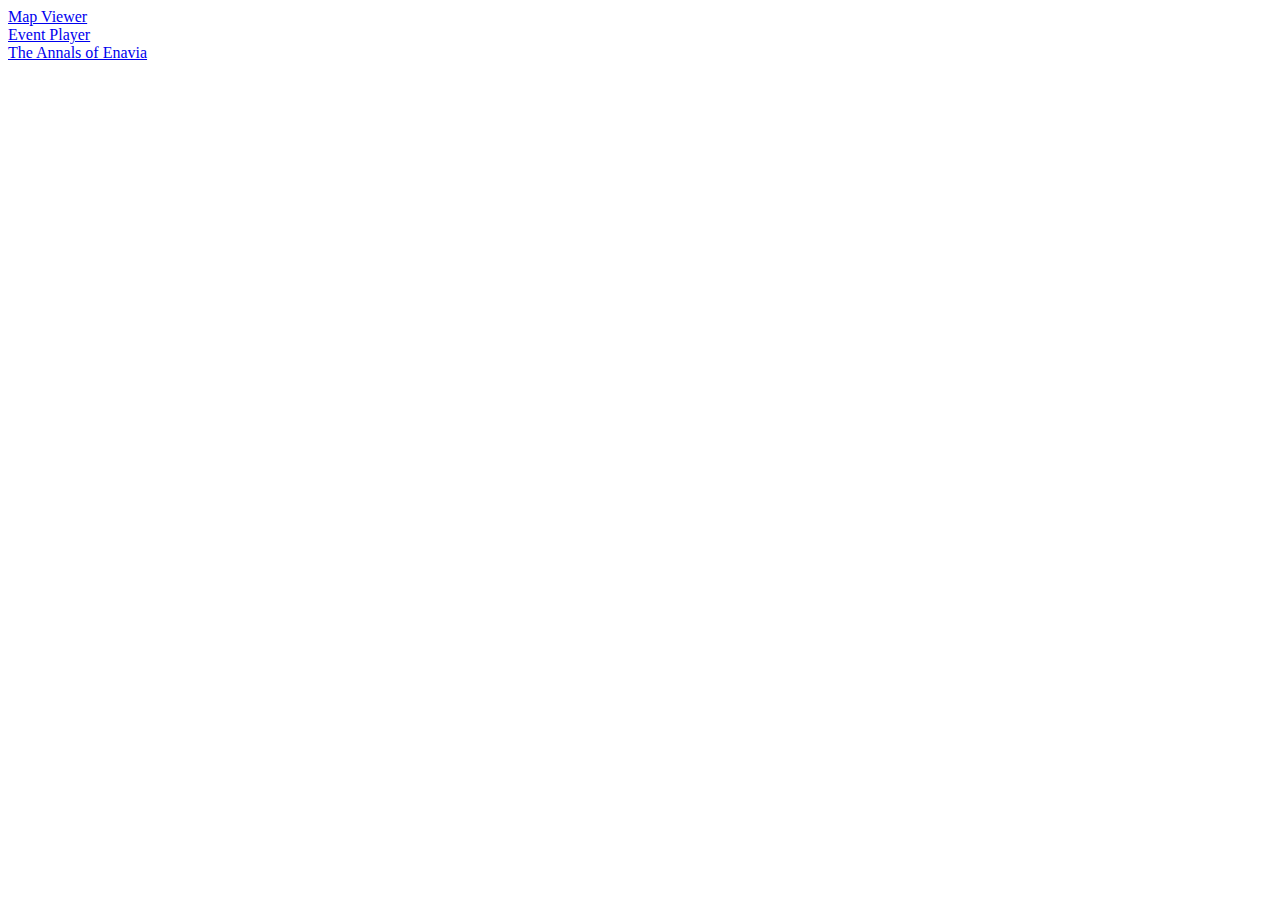
<file: index.html>
<!DOCTYPE html>
<html>
<head>
	<meta charset='utf-8'>
	<meta name='viewport' content='width=device-width,initial-scale=1'>
	<meta http-equiv='x-ua-compatible' content='ie=edge'>
	<title>Final Fantasy Tactics Tools</title>
	<style>a { display: block; }</style>
</head>
<body>
<a href='mapviewer'>Map Viewer</a>
<a href='eventplayer'>Event Player</a>
<a href='enavia'>The Annals of Enavia</a>
</body>
</html>
</file>
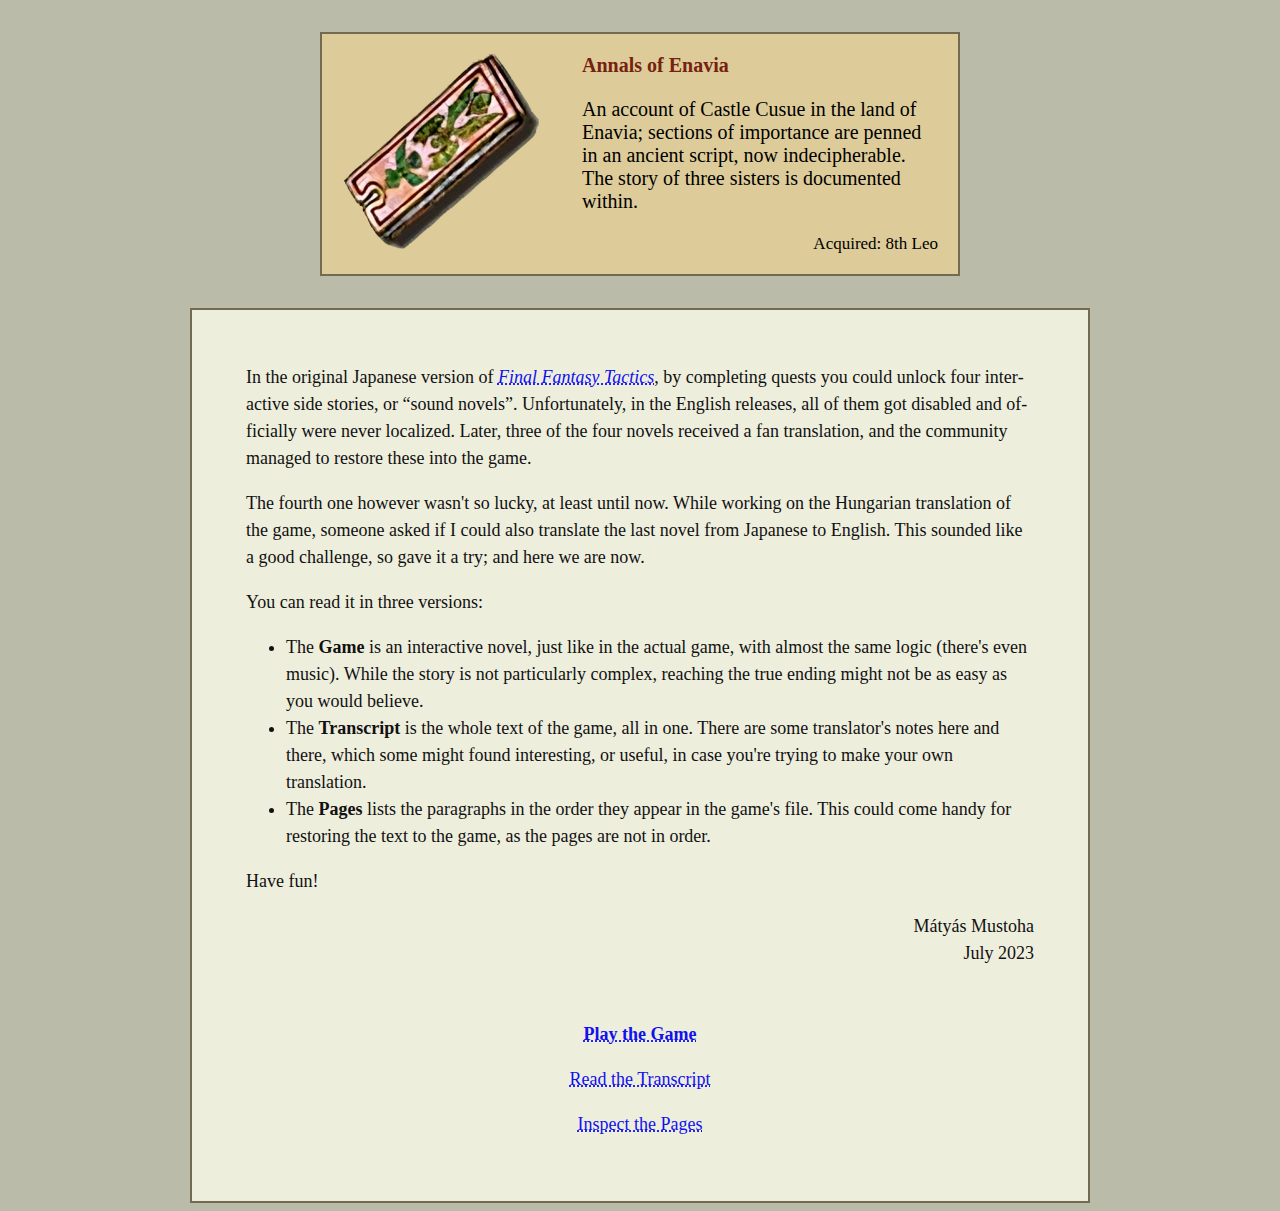
<file: enavia/index.html>
<!DOCTYPE html>
<html lang="en-US">
<head>
  <meta charset="utf-8">
  <meta content="width=device-width, initial-scale=1, viewport-fit=cover" name="viewport">
  <script async="async" src="https://www.googletagmanager.com/gtag/js?id=G-XBW7LQY62V"></script>
  <script>window.dataLayer=window.dataLayer||[];function gtag(){dataLayer.push(arguments);}gtag('js',new Date());gtag('config','G-XBW7LQY62V');</script>
  <title>Annals of Enavia</title>
  <meta content="A side story of Final Fantasy Tactics. An account of Castle Cusue in the land of Enavia; sections of importance are penned in an ancient script, now indecipherable. The story of three sisters is documented within." name="description">
  <meta content="Mátyás Mustoha" name="author">
  <link href="img/enavia-32.png" rel="icon" sizes="32x32" type="image/png">
  <link href="img/enavia-256.png" rel="icon" sizes="256x256" type="image/png">
  <link href="img/enavia-256.png" rel="apple-touch-icon">
  <link href="https://mmatyas.github.io/fft/enavia/" rel="canonical">
  <meta content="website" property="og:type">
  <meta content="https://mmatyas.github.io/fft/enavia/" property="og:url">
  <meta content="Annals of Enavia" property="og:title">
  <meta content="A side story of Final Fantasy Tactics. An account of Castle Cusue in the land of Enavia; sections of importance are penned in an ancient script, now indecipherable. The story of three sisters is documented within." property="og:description">
  <meta content="mmatyas.github.io" property="og:site_name">
  <meta content="en_US" property="og:locale">
  <meta content="img/enavia-320.png" property="og:image">
  <meta content="320" property="og:image:width">
  <meta content="320" property="og:image:height">
  <meta content="A picture of the Annals of Enavia from the game" property="og:image:alt">
  <meta content="summary" property="twitter:card">
  <meta content="https://mmatyas.github.io/fft/enavia/" property="twitter:url">
  <meta content="Annals of Enavia" property="twitter:title">
  <meta content="A side story of Final Fantasy Tactics. An account of Castle Cusue in the land of Enavia; sections of importance are penned in an ancient script, now indecipherable. The story of three sisters is documented within." property="twitter:description">
  <meta content="img/enavia-320.png" property="twitter:image">
  <meta content="Mátyás Mustoha" property="twitter:creator">
  <style>
    * {
      box-sizing: border-box;
    }
    html, body {
      background-color: #bbbbaa;
      text-rendering: optimizeLegibility;
      hyphens: auto;

      font-family: Georgia, serif;
      font-variant-numeric: lining-nums;
    }
    .right {
      text-align: right;
    }
    p:first-child {
      margin-top: 0;
    }
    p:last-child {
      margin-bottom: 0;
    }
    a {
      text-decoration: underline dotted;
      color: #11e;
    }
    a:hover {
      background-color: rgba(0,0,0,0.1);
    }
    .subpage {
      display: block;
      text-align: center;
      padding: .5em;
    }
    .subpage.primary {
      font-weight: bold;
    }
    .outpage {
      font-style: italic;
    }
    header, main {
      margin: 2rem auto;
      border: 2px solid #736a52;
    }
    header {
      display: flex;
      font-size: 20px;
      background-color: #dc9;
      padding: 1em;

      width: 100%;
      max-width: 640px;
    }
    header img {
      max-width: 200px;
      object-fit: contain;
      margin-right: 2em;
    }
    header .itemname {
      color: #721;
      font-weight: bold;
    }
    header .text {
      display: flex;
      flex-direction: column;
      justify-content: space-between;
    }
    header .text p {
      margin: 0;
    }
    header .text .acquired {
      font-size: 85%;
    }
    main {
      width: 100%;
      max-width: 900px;
      margin: 0 auto;
      padding: 3em;

      color: #111;
      font-size: 18px;
      line-height: 1.5;

      background-color: #eeeedd;
    }
  </style>
</head>
<body>
  <header>
    <img src='img/enavia-320.png' alt='A picture of the Annals of Enavia from the game'>
    <section class='text'>
      <p class='itemname'>Annals of Enavia</p>
      <p>An account of Castle Cusue in the land of Enavia; sections of importance are penned in an ancient script, now indecipherable. The story of three sisters is documented within.</p>
      <p class='acquired right'>Acquired: 8th Leo</p>
    </section>
  </header>
  <main>
    <p>In the original Japanese version of <a href='https://en.wikipedia.org/wiki/Final_Fantasy_Tactics' target='_blank' class='outpage'>Final Fantasy Tactics</a>, by completing quests you could unlock four interactive side stories, or <q>sound novels</q>. Unfortunately, in the English releases, all of them got disabled and officially were never localized. Later, three of the four novels received a fan translation, and the community managed to restore these into the game.</p>
    <p>The fourth one however wasn't so lucky, at least until now. While working on the Hungarian translation of the game, someone asked if I could also translate the last novel from Japanese to English. This sounded like a good challenge, so gave it a try; and here we are now.</p>
    <p>You can read it in three versions:</p>
    <ul>
      <li>The <strong>Game</strong> is an interactive novel, just like in the actual game, with almost the same logic (there's even music). While the story is not particularly complex, reaching the true ending might not be as easy as you would believe.</li>
      <li>The <strong>Transcript</strong> is the whole text of the game, all in one. There are some translator's notes here and there, which some might found interesting, or useful, in case you're trying to make your own translation.</li>
      <li>The <strong>Pages</strong> lists the paragraphs in the order they appear in the game's file. This could come handy for restoring the text to the game, as the pages are not in order.</li>
    </ul>
    <p>Have fun!</p>
    <p class='right'>Mátyás Mustoha<br>July 2023</p>
    <br>
    <a class='subpage primary' href='game'>Play the Game</a>
    <a class='subpage' href='text'>Read the Transcript</a>
    <a class='subpage' href='pages'>Inspect the Pages</a>
  </main>
</body>
</html>
</file>
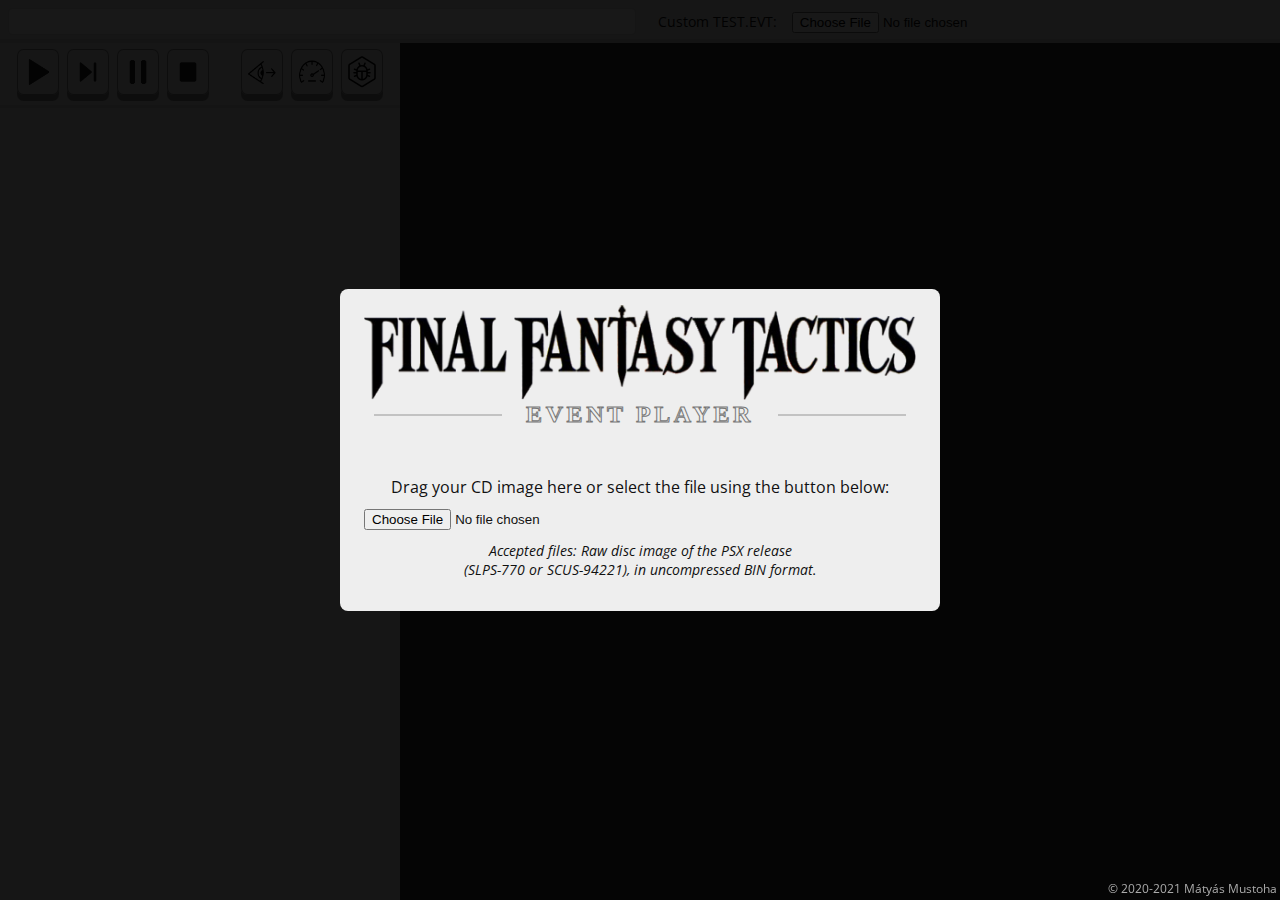
<file: eventplayer/index.html>
<!DOCTYPE html><html><head><meta charset=utf-8><meta name=viewport content="width=device-width,initial-scale=1"><meta http-equiv=x-ua-compatible content="ie=edge"><title>Final Fantasy Tactics Event Player</title><link rel=icon type=image/png href=img/favicon16.png sizes=16x16><link rel=icon type=image/png href=img/favicon32.png sizes=32x32><link rel=icon type=image/png href=img/favicon96.png sizes=96x96><link rel=stylesheet href=app.css><script src=app.js defer></script></head><body><div id=fopen-modal class="modal active"><div><section class=head><img src=img/fflogo.png alt="Final Fantasy Tactics"><h2><hr><span>Event Player</span><hr></h2></section><section class=body><p>Drag your CD image here or select the file using the button below:</p><input type=file id=fopen-input><p class=details>Accepted files: Raw disc image of the PSX release<br>(SLPS-770 or SCUS-94221), in uncompressed BIN format.</p><div class=loading-cont><div><img src=img/cd-bot.png><progress id=fopen-loading-progress></progress></div></div></section></div><p id=meta>&copy; 2020-2021 Mátyás Mustoha</p></div><div id=error-modal class=modal><div><div class=head>Error</div><p id=error-msg>Error</p><div class=btn>OK</div></div></div><main><header><section id=section-scenario><select id=select-scenario></select></section><section><label for=custom-testevt>Custom TEST.EVT:</label><input type=file id=custom-testevt></section></header><div><nav id=opcodes><header id=time><img class=play src=img/play-play.png> <img class=step src=img/play-step.png> <img class=pause src=img/play-pause.png> <img class=stop src=img/play-stop.png><div class=divider></div><img class=camlook src=img/play-camlook.png> <img class=speed2x src=img/play-speed2x.png> <img class=dbg src=img/play-dbg.png></header><ul></ul></nav><div id=world-view><div id=world-bg></div><canvas id=world-gl width=512 height=480></canvas><canvas id=world-ui width=256 height=240></canvas></div><aside id=debugger class=hidden><img class=btn-close src=img/dbg-close.png><h1>Debugger</h1><h2>Camera position<div class=row><label for=dbg-cam-pos-x class=axis-x>X:</label><input id=dbg-cam-pos-x type=number step=0.25> <label for=dbg-cam-pos-y class=axis-y>Y:</label><input id=dbg-cam-pos-y type=number step=0.25> <label for=dbg-cam-pos-z class=axis-z>Z:</label><input id=dbg-cam-pos-z type=number step=0.25></div><h2>Camera state<div class=row><label for=dbg-cam-rot-x class=axis-x>&#x2195;:</label><input id=dbg-cam-rot-x type=number step=0.5> <label for=dbg-cam-rot-y class=axis-y>&#x2194;:</label><input id=dbg-cam-rot-y type=number step=0.5> <label for=dbg-cam-zoom class=axis-z>&#x2B56;:</label><input id=dbg-cam-zoom type=number step=0.01></div><h2>Memory</h2><table id=dbg-memory><thead><tr><th>Address</th><th>Value</th></tr></thead><tbody></tbody></table></h2></h2></aside></div></main></body></html>
</file>
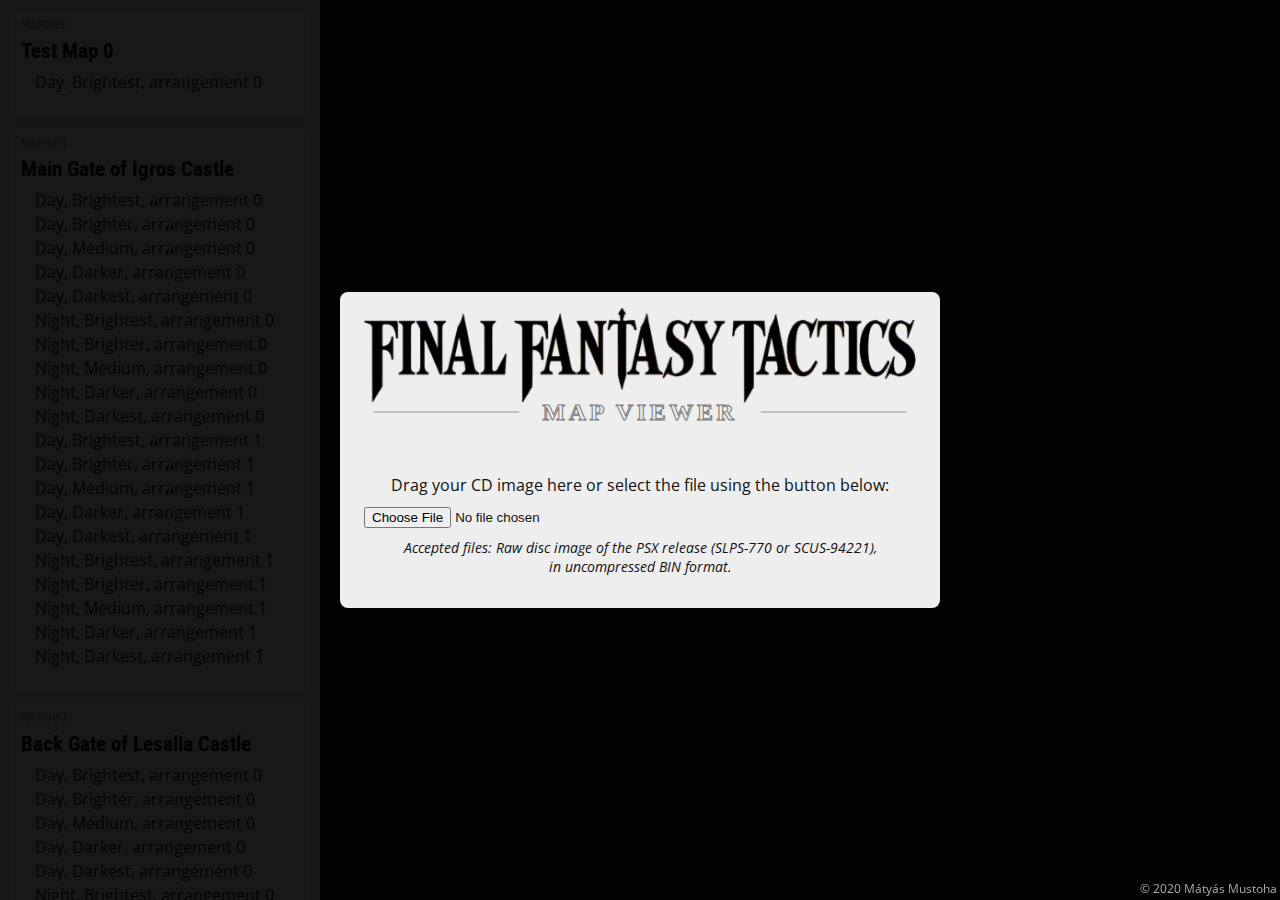
<file: mapviewer/index.html>
<!DOCTYPE html><html><head><meta charset=utf-8><meta name=viewport content="width=device-width,initial-scale=1"><meta http-equiv=x-ua-compatible content="ie=edge"><title>Final Fantasy Tactics Map Viewer</title><link rel=icon type=image/png href=img/favicon16.png sizes=16x16><link rel=icon type=image/png href=img/favicon32.png sizes=32x32><link rel=icon type=image/png href=img/favicon96.png sizes=96x96><link rel=stylesheet href=app.css><script src=app.js defer></script></head><body><div id=fopen-modal class="modal active"><div><img src=img/fflogo.png alt="Final Fantasy Tactics"><h2><hr><span>Map Viewer</span><hr></h2><p>Drag your CD image here or select the file using the button below:</p><input type=file id=fopen-input><p class=details>Accepted files: Raw disc image of the PSX release (SLPS-770 or SCUS-94221),<br>in uncompressed BIN format.</p></div><p id=meta>&copy; 2020 Mátyás Mustoha</p></div><div id=error-modal class=modal><div><div class=head>Error</div><p id=error-msg>Error</p><div class=btn>OK</div></div></div><nav id=maplist><div><p class=id>MAP000</p><p class=name>Test Map 0</p><ul><li data-items=[[],[5,10000,53248]]>Day, Brightest, arrangement 0</li></ul></div><div><p class=id>MAP001</p><p class=name>Main Gate of Igros Castle</p><ul><li data-items=[[8,10027,131072],[9,10091,38912],[11,10110,6144]]>Day, Brightest, arrangement 0</li><li data-items=[[14,10113,131072],[9,10091,38912],[11,10110,6144],[15,10177,2048]]>Day, Brighter, arrangement 0</li><li data-items=[[18,10178,131072],[9,10091,38912],[11,10110,6144],[19,10242,2048]]>Day, Medium, arrangement 0</li><li data-items=[[22,10243,131072],[9,10091,38912],[11,10110,6144],[23,10307,2048]]>Day, Darker, arrangement 0</li><li data-items=[[26,10308,131072],[9,10091,38912],[11,10110,6144],[27,10372,2048]]>Day, Darkest, arrangement 0</li><li data-items=[[30,10373,131072],[9,10091,38912],[11,10110,6144],[31,10437,2048]]>Night, Brightest, arrangement 0</li><li data-items=[[34,10438,131072],[9,10091,38912],[11,10110,6144],[35,10502,2048]]>Night, Brighter, arrangement 0</li><li data-items=[[38,10503,131072],[9,10091,38912],[11,10110,6144],[39,10567,2048]]>Night, Medium, arrangement 0</li><li data-items=[[42,10568,131072],[9,10091,38912],[11,10110,6144],[43,10632,2048]]>Night, Darker, arrangement 0</li><li data-items=[[46,10633,131072],[9,10091,38912],[11,10110,6144],[47,10697,2048]]>Night, Darkest, arrangement 0</li><li data-items=[[8,10027,131072],[9,10091,38912],[11,10110,6144],[48,10698,6144]]>Day, Brightest, arrangement 1</li><li data-items=[[52,10701,131072],[9,10091,38912],[11,10110,6144],[53,10765,6144]]>Day, Brighter, arrangement 1</li><li data-items=[[57,10768,131072],[9,10091,38912],[11,10110,6144],[58,10832,6144]]>Day, Medium, arrangement 1</li><li data-items=[[62,10835,131072],[9,10091,38912],[11,10110,6144],[63,10899,6144]]>Day, Darker, arrangement 1</li><li data-items=[[67,10902,131072],[9,10091,38912],[11,10110,6144],[68,10966,6144]]>Day, Darkest, arrangement 1</li><li data-items=[[72,10969,131072],[9,10091,38912],[11,10110,6144],[73,11033,6144]]>Night, Brightest, arrangement 1</li><li data-items=[[77,11036,131072],[9,10091,38912],[11,10110,6144],[78,11100,6144]]>Night, Brighter, arrangement 1</li><li data-items=[[82,11103,131072],[9,10091,38912],[11,10110,6144],[83,11167,6144]]>Night, Medium, arrangement 1</li><li data-items=[[87,11170,131072],[9,10091,38912],[11,10110,6144],[88,11234,6144]]>Night, Darker, arrangement 1</li><li data-items=[[92,11237,131072],[9,10091,38912],[11,10110,6144],[93,11301,6144]]>Night, Darkest, arrangement 1</li></ul></div><div><p class=id>MAP002</p><p class=name>Back Gate of Lesalia Castle</p><ul><li data-items=[[8,11306,131072],[9,11370,53248]]>Day, Brightest, arrangement 0</li><li data-items=[[12,11396,131072],[9,11370,53248],[13,11460,2048]]>Day, Brighter, arrangement 0</li><li data-items=[[16,11461,131072],[9,11370,53248],[17,11525,2048]]>Day, Medium, arrangement 0</li><li data-items=[[20,11526,131072],[9,11370,53248],[21,11590,2048]]>Day, Darker, arrangement 0</li><li data-items=[[24,11591,131072],[9,11370,53248],[25,11655,2048]]>Day, Darkest, arrangement 0</li><li data-items=[[28,11656,131072],[9,11370,53248],[29,11720,2048]]>Night, Brightest, arrangement 0</li><li data-items=[[32,11721,131072],[9,11370,53248],[33,11785,2048]]>Night, Brighter, arrangement 0</li><li data-items=[[36,11786,131072],[9,11370,53248],[37,11850,2048]]>Night, Medium, arrangement 0</li><li data-items=[[40,11851,131072],[9,11370,53248],[41,11915,2048]]>Night, Darker, arrangement 0</li><li data-items=[[44,11916,131072],[9,11370,53248],[45,11980,2048]]>Night, Darkest, arrangement 0</li><li data-items=[[54,11981,131072],[9,11370,53248],[55,12045,53248]]>Day, Brightest, arrangement 1</li><li data-items=[[58,12071,131072],[9,11370,53248],[59,12135,2048]]>Day, Brighter, arrangement 1</li><li data-items=[[62,12136,131072],[9,11370,53248],[63,12200,2048]]>Day, Medium, arrangement 1</li><li data-items=[[66,12201,131072],[9,11370,53248],[67,12265,2048]]>Day, Darker, arrangement 1</li><li data-items=[[70,12266,131072],[9,11370,53248],[71,12330,2048]]>Day, Darkest, arrangement 1</li><li data-items=[[74,12331,131072],[9,11370,53248],[75,12395,2048]]>Night, Brightest, arrangement 1</li><li data-items=[[78,12396,131072],[9,11370,53248],[79,12460,2048]]>Night, Brighter, arrangement 1</li><li data-items=[[82,12461,131072],[9,11370,53248],[83,12525,2048]]>Night, Medium, arrangement 1</li><li data-items=[[86,12526,131072],[9,11370,53248],[87,12590,2048]]>Night, Darker, arrangement 1</li><li data-items=[[90,12591,131072],[9,11370,53248],[91,12655,2048]]>Night, Darkest, arrangement 1</li></ul></div><div><p class=id>MAP003</p><p class=name>Hall of St. Murond Temple</p><ul><li data-items=[[8,12658,131072],[9,12722,43008]]>Day, Brightest, arrangement 0</li><li data-items=[[12,12743,131072],[9,12722,43008],[13,12807,2048]]>Day, Brighter, arrangement 0</li><li data-items=[[16,12808,131072],[9,12722,43008],[17,12872,2048]]>Night, Brightest, arrangement 0</li><li data-items=[[20,12873,131072],[9,12722,43008],[21,12937,2048]]>Night, Brighter, arrangement 0</li></ul></div><div><p class=id>MAP004</p><p class=name>Office of Lesalia Castle</p><ul><li data-items=[[7,12939,131072],[8,13003,47104],[18,13047,45056]]>Day, Brightest, arrangement 0</li><li data-items=[[7,12939,131072],[8,13003,47104],[18,13047,45056],[13,13026,43008]]>Day, Brightest, arrangement 1</li><li data-items=[[23,13069,131072],[8,13003,47104],[18,13047,45056],[24,13133,40960]]>Day, Brighter, arrangement 0</li><li data-items=[[29,13153,131072],[8,13003,47104],[18,13047,45056],[30,13217,40960]]>Night, Brightest, arrangement 0</li><li data-items=[[35,13237,131072],[8,13003,47104],[18,13047,45056],[36,13301,40960]]>Night, Brighter, arrangement 0</li><li data-items=[[41,13321,131072],[8,13003,47104],[18,13047,45056],[42,13385,38912]]>Day, Brighter, arrangement 1</li><li data-items=[[47,13404,131072],[8,13003,47104],[18,13047,45056],[48,13468,38912]]>Night, Brightest, arrangement 1</li><li data-items=[[53,13487,131072],[8,13003,47104],[18,13047,45056],[54,13551,38912]]>Night, Brighter, arrangement 1</li></ul></div><div><p class=id>MAP005</p><p class=name>Roof of Riovanes Castle</p><ul><li data-items=[[7,13571,131072],[8,13635,38912]]>Day, Brightest, arrangement 0</li><li data-items=[[10,13654,131072],[8,13635,38912],[11,13718,2048]]>Day, Brighter, arrangement 0</li><li data-items=[[13,13719,131072],[8,13635,38912],[14,13783,2048]]>Day, Medium, arrangement 0</li><li data-items=[[16,13784,131072],[8,13635,38912],[17,13848,2048]]>Day, Darker, arrangement 0</li><li data-items=[[19,13849,131072],[8,13635,38912],[20,13913,2048]]>Day, Darkest, arrangement 0</li><li data-items=[[23,13914,131072],[8,13635,38912],[24,13978,2048]]>Night, Brightest, arrangement 0</li><li data-items=[[27,13979,131072],[8,13635,38912],[28,14043,2048]]>Night, Brighter, arrangement 0</li><li data-items=[[31,14044,131072],[8,13635,38912],[32,14108,2048]]>Night, Medium, arrangement 0</li><li data-items=[[35,14109,131072],[8,13635,38912],[36,14173,2048]]>Night, Darker, arrangement 0</li><li data-items=[[39,14174,131072],[8,13635,38912],[40,14238,2048]]>Night, Darkest, arrangement 0</li></ul></div><div><p class=id>MAP006</p><p class=name>Gate of Riovanes Castle</p><ul><li data-items=[[11,14240,131072],[12,14304,53248],[13,14330,2048]]>Day, Brightest, arrangement 0</li><li data-items=[[15,14331,131072],[12,14304,53248],[13,14330,2048],[16,14395,2048]]>Day, Brighter, arrangement 0</li><li data-items=[[20,14396,131072],[12,14304,53248],[13,14330,2048],[21,14460,2048]]>Night, Brightest, arrangement 0</li><li data-items=[[25,14461,131072],[12,14304,53248],[13,14330,2048],[26,14525,2048]]>Night, Brighter, arrangement 0</li><li data-items=[[11,14240,131072],[12,14304,53248],[13,14330,2048],[31,14526,36864]]>Day, Brightest, arrangement 1</li><li data-items=[[35,14544,131072],[12,14304,53248],[13,14330,2048],[36,14608,10240]]>Day, Brighter, arrangement 1</li><li data-items=[[42,14613,131072],[12,14304,53248],[13,14330,2048],[43,14677,10240]]>Night, Brightest, arrangement 1</li><li data-items=[[49,14682,131072],[12,14304,53248],[13,14330,2048],[50,14746,10240]]>Night, Brighter, arrangement 1</li></ul></div><div><p class=id>MAP007</p><p class=name>Inside of Riovanes Castle</p><ul><li data-items=[[8,14752,131072],[9,14816,38912]]>Day, Brightest, arrangement 0</li><li data-items=[[11,14835,131072],[9,14816,38912],[12,14899,2048]]>Day, Brighter, arrangement 0</li><li data-items=[[15,14900,131072],[9,14816,38912],[16,14964,2048]]>Night, Brightest, arrangement 0</li><li data-items=[[19,14965,131072],[9,14816,38912],[20,15029,2048]]>Night, Brighter, arrangement 0</li></ul></div><div><p class=id>MAP008</p><p class=name>Riovanes Castle</p><ul><li data-items=[[7,15031,131072],[8,15095,49152]]>Day, Brightest, arrangement 0</li><li data-items=[[11,15119,131072],[8,15095,49152],[12,15183,2048]]>Day, Brighter, arrangement 0</li><li data-items=[[15,15184,131072],[8,15095,49152],[16,15248,2048]]>Night, Brightest, arrangement 0</li><li data-items=[[19,15249,131072],[8,15095,49152],[20,15313,2048]]>Night, Brighter, arrangement 0</li><li data-items=[[27,15314,131072],[8,15095,49152],[28,15378,45056]]>Day, Brightest, arrangement 1</li><li data-items=[[31,15400,131072],[8,15095,49152],[32,15464,2048]]>Day, Brighter, arrangement 1</li><li data-items=[[35,15465,131072],[8,15095,49152],[36,15529,2048]]>Night, Brightest, arrangement 1</li><li data-items=[[39,15530,131072],[8,15095,49152],[40,15594,2048]]>Night, Brighter, arrangement 1</li></ul></div><div><p class=id>MAP009</p><p class=name>Citadel of Igros Castle</p><ul><li data-items=[[8,15596,131072],[9,15660,34816]]>Day, Brightest, arrangement 0</li><li data-items=[[13,15677,131072],[9,15660,34816],[14,15741,2048]]>Day, Brighter, arrangement 0</li><li data-items=[[18,15742,131072],[9,15660,34816],[19,15806,2048]]>Day, Medium, arrangement 0</li><li data-items=[[23,15807,131072],[9,15660,34816],[24,15871,2048]]>Day, Darker, arrangement 0</li><li data-items=[[28,15872,131072],[9,15660,34816],[29,15936,2048]]>Day, Darkest, arrangement 0</li><li data-items=[[34,15937,131072],[9,15660,34816],[35,16001,2048]]>Night, Brightest, arrangement 0</li><li data-items=[[40,16002,131072],[9,15660,34816],[41,16066,2048]]>Night, Brighter, arrangement 0</li><li data-items=[[46,16067,131072],[9,15660,34816],[47,16131,2048]]>Night, Medium, arrangement 0</li><li data-items=[[52,16132,131072],[9,15660,34816],[53,16196,2048]]>Night, Darker, arrangement 0</li><li data-items=[[58,16197,131072],[9,15660,34816],[59,16261,2048]]>Night, Darkest, arrangement 0</li></ul></div><div><p class=id>MAP010</p><p class=name>Inside of Igros Castle</p><ul><li data-items=[[8,16263,131072],[9,16327,40960]]>Day, Brightest, arrangement 0</li></ul></div><div><p class=id>MAP011</p><p class=name>Office of Igros Castle</p><ul><li data-items=[[7,16348,131072],[8,16412,49152],[9,16436,2048]]>Day, Brightest, arrangement 0</li><li data-items=[[11,16437,131072],[8,16412,49152],[9,16436,2048],[12,16501,2048]]>Day, Brighter, arrangement 0</li><li data-items=[[7,16348,131072],[8,16412,49152],[9,16436,2048],[14,16502,2048]]>Night, Brightest, arrangement 0</li><li data-items=[[17,16503,131072],[8,16412,49152],[9,16436,2048],[18,16567,2048]]>Night, Brighter, arrangement 0</li><li data-items=[[7,16348,131072],[8,16412,49152],[9,16436,2048],[22,16568,47104]]>Day, Brightest, arrangement 1</li><li data-items=[[27,16591,131072],[8,16412,49152],[9,16436,2048],[28,16655,47104]]>Day, Brighter, arrangement 1</li><li data-items=[[7,16348,131072],[8,16412,49152],[9,16436,2048],[33,16678,47104]]>Night, Brightest, arrangement 1</li><li data-items=[[39,16701,131072],[8,16412,49152],[9,16436,2048],[40,16765,47104]]>Night, Brighter, arrangement 1</li><li data-items=[[7,16348,131072],[8,16412,49152],[9,16436,2048],[43,16788,38912]]>Day, Brightest, arrangement 2</li><li data-items=[[7,16348,131072],[8,16412,49152],[9,16436,2048],[47,16807,43008]]>Day, Brightest, arrangement 3</li><li data-items=[[7,16348,131072],[8,16412,49152],[9,16436,2048],[49,16828,6144]]>Day, Brightest, arrangement 4</li><li data-items=[[7,16348,131072],[8,16412,49152],[9,16436,2048],[53,16831,43008]]>Day, Brightest, arrangement 5</li></ul></div><div><p class=id>MAP012</p><p class=name>Gate of Lionel Castle</p><ul><li data-items=[[8,16853,131072],[9,16917,36864],[10,16935,6144]]>Day, Brightest, arrangement 0</li><li data-items=[[14,16938,131072],[9,16917,36864],[10,16935,6144],[15,17002,6144]]>Day, Brighter, arrangement 0</li><li data-items=[[19,17005,131072],[9,16917,36864],[10,16935,6144],[20,17069,6144]]>Night, Brightest, arrangement 0</li><li data-items=[[24,17072,131072],[9,16917,36864],[10,16935,6144],[25,17136,6144]]>Night, Brighter, arrangement 0</li><li data-items=[[8,16853,131072],[9,16917,36864],[10,16935,6144],[26,17139,6144]]>Day, Brightest, arrangement 1</li><li data-items=[[30,17142,131072],[9,16917,36864],[10,16935,6144],[31,17206,6144]]>Day, Brighter, arrangement 1</li><li data-items=[[35,17209,131072],[9,16917,36864],[10,16935,6144],[36,17273,6144]]>Night, Brightest, arrangement 1</li><li data-items=[[40,17276,131072],[9,16917,36864],[10,16935,6144],[41,17340,6144]]>Night, Brighter, arrangement 1</li></ul></div><div><p class=id>MAP013</p><p class=name>Inside of Lionel Castle</p><ul><li data-items=[[8,17344,131072],[9,17408,49152]]>Day, Brightest, arrangement 0</li><li data-items=[[11,17432,131072],[9,17408,49152],[12,17496,2048]]>Day, Brighter, arrangement 0</li><li data-items=[[15,17497,131072],[9,17408,49152],[16,17561,2048]]>Night, Brightest, arrangement 0</li><li data-items=[[19,17562,131072],[9,17408,49152],[20,17626,2048]]>Night, Brighter, arrangement 0</li></ul></div><div><p class=id>MAP014</p><p class=name>Office of Lionel Castle</p><ul><li data-items=[[7,17628,131072],[8,17692,34816],[9,17709,6144]]>Day, Brightest, arrangement 0</li><li data-items=[[12,17712,131072],[8,17692,34816],[9,17709,6144],[13,17776,2048]]>Day, Brighter, arrangement 0</li><li data-items=[[16,17777,131072],[8,17692,34816],[9,17709,6144],[17,17841,2048]]>Night, Brightest, arrangement 0</li><li data-items=[[20,17842,131072],[8,17692,34816],[9,17709,6144],[21,17906,2048]]>Night, Brighter, arrangement 0</li><li data-items=[[25,17907,131072],[8,17692,34816],[9,17709,6144],[26,17971,6144]]>Day, Brightest, arrangement 1</li><li data-items=[[30,17974,131072],[8,17692,34816],[9,17709,6144],[31,18038,6144]]>Day, Brighter, arrangement 1</li><li data-items=[[35,18041,131072],[8,17692,34816],[9,17709,6144],[36,18105,6144]]>Night, Brightest, arrangement 1</li><li data-items=[[40,18108,131072],[8,17692,34816],[9,17709,6144],[41,18172,6144]]>Night, Brighter, arrangement 1</li></ul></div><div><p class=id>MAP015</p><p class=name>Gate of Limberry Castle (1)</p><ul><li data-items=[[8,18176,131072],[9,18240,36864]]>Day, Brightest, arrangement 0</li><li data-items=[[11,18258,131072],[9,18240,36864],[12,18322,2048]]>Day, Brighter, arrangement 0</li><li data-items=[[14,18323,131072],[9,18240,36864],[15,18387,2048]]>Day, Medium, arrangement 0</li><li data-items=[[17,18388,131072],[9,18240,36864],[18,18452,2048]]>Day, Darker, arrangement 0</li><li data-items=[[20,18453,131072],[9,18240,36864],[21,18517,2048]]>Day, Darkest, arrangement 0</li><li data-items=[[23,18518,131072],[9,18240,36864],[24,18582,2048]]>Night, Brightest, arrangement 0</li><li data-items=[[26,18583,131072],[9,18240,36864],[27,18647,2048]]>Night, Brighter, arrangement 0</li><li data-items=[[29,18648,131072],[9,18240,36864],[30,18712,2048]]>Night, Medium, arrangement 0</li><li data-items=[[32,18713,131072],[9,18240,36864],[33,18777,2048]]>Night, Darker, arrangement 0</li><li data-items=[[35,18778,131072],[9,18240,36864],[36,18842,2048]]>Night, Darkest, arrangement 0</li><li data-items=[[45,18843,131072],[9,18240,36864],[46,18907,36864]]>Day, Brightest, arrangement 1</li><li data-items=[[48,18925,131072],[9,18240,36864],[49,18989,2048]]>Day, Brighter, arrangement 1</li><li data-items=[[51,18990,131072],[9,18240,36864],[52,19054,2048]]>Day, Medium, arrangement 1</li><li data-items=[[54,19055,131072],[9,18240,36864],[55,19119,2048]]>Day, Darker, arrangement 1</li><li data-items=[[57,19120,131072],[9,18240,36864],[58,19184,2048]]>Day, Darkest, arrangement 1</li><li data-items=[[60,19185,131072],[9,18240,36864],[61,19249,2048]]>Night, Brightest, arrangement 1</li><li data-items=[[63,19250,131072],[9,18240,36864],[64,19314,2048]]>Night, Brighter, arrangement 1</li><li data-items=[[66,19315,131072],[9,18240,36864],[67,19379,2048]]>Night, Medium, arrangement 1</li><li data-items=[[69,19380,131072],[9,18240,36864],[70,19444,2048]]>Night, Darker, arrangement 1</li><li data-items=[[72,19445,131072],[9,18240,36864],[73,19509,2048]]>Night, Darkest, arrangement 1</li></ul></div><div><p class=id>MAP016</p><p class=name>Inside of Limberry Castle</p><ul><li data-items=[[8,19511,131072],[9,19575,47104]]>Day, Brightest, arrangement 0</li><li data-items=[[12,19598,131072],[9,19575,47104],[13,19662,2048]]>Day, Brighter, arrangement 0</li><li data-items=[[16,19663,131072],[9,19575,47104],[17,19727,2048]]>Night, Brightest, arrangement 0</li><li data-items=[[20,19728,131072],[9,19575,47104],[21,19792,2048]]>Night, Brighter, arrangement 0</li><li data-items=[[30,19793,131072],[9,19575,47104],[31,19857,47104]]>Day, Brightest, arrangement 1</li><li data-items=[[34,19880,131072],[9,19575,47104],[35,19944,2048]]>Day, Brighter, arrangement 1</li><li data-items=[[38,19945,131072],[9,19575,47104],[39,20009,2048]]>Night, Brightest, arrangement 1</li><li data-items=[[42,20010,131072],[9,19575,47104],[43,20074,2048]]>Night, Brighter, arrangement 1</li></ul></div><div><p class=id>MAP017</p><p class=name>Underground Cemetery of Limberry Castle</p><ul><li data-items=[[9,20076,131072],[10,20140,45056]]>Day, Brightest, arrangement 0</li></ul></div><div><p class=id>MAP018</p><p class=name>Office of Limberry Castle</p><ul><li data-items=[[8,20163,131072],[9,20227,53248]]>Day, Brightest, arrangement 0</li><li data-items=[[13,20253,131072],[9,20227,53248],[14,20317,6144]]>Day, Brighter, arrangement 0</li><li data-items=[[18,20320,131072],[9,20227,53248],[19,20384,6144]]>Night, Brightest, arrangement 0</li><li data-items=[[23,20387,131072],[9,20227,53248],[24,20451,6144]]>Night, Brighter, arrangement 0</li><li data-items=[[33,20454,131072],[9,20227,53248],[34,20518,53248]]>Day, Brightest, arrangement 1</li><li data-items=[[38,20544,131072],[9,20227,53248],[39,20608,6144]]>Day, Brighter, arrangement 1</li><li data-items=[[43,20611,131072],[9,20227,53248],[44,20675,6144]]>Night, Brightest, arrangement 1</li><li data-items=[[48,20678,131072],[9,20227,53248],[49,20742,6144]]>Night, Brighter, arrangement 1</li></ul></div><div><p class=id>MAP019</p><p class=name>Gate of Limberry Castle (2)</p><ul><li data-items=[[7,20746,131072],[8,20810,32768]]>Day, Brightest, arrangement 0</li><li data-items=[[11,20826,131072],[8,20810,32768],[12,20890,2048]]>Day, Brighter, arrangement 0</li><li data-items=[[15,20891,131072],[8,20810,32768],[16,20955,2048]]>Day, Medium, arrangement 0</li><li data-items=[[19,20956,131072],[8,20810,32768],[20,21020,2048]]>Day, Darker, arrangement 0</li><li data-items=[[23,21021,131072],[8,20810,32768],[24,21085,2048]]>Day, Darkest, arrangement 0</li><li data-items=[[27,21086,131072],[8,20810,32768],[28,21150,2048]]>Night, Brightest, arrangement 0</li><li data-items=[[31,21151,131072],[8,20810,32768],[32,21215,2048]]>Night, Brighter, arrangement 0</li><li data-items=[[35,21216,131072],[8,20810,32768],[36,21280,2048]]>Night, Medium, arrangement 0</li><li data-items=[[39,21281,131072],[8,20810,32768],[40,21345,2048]]>Night, Darker, arrangement 0</li><li data-items=[[43,21346,131072],[8,20810,32768],[44,21410,2048]]>Night, Darkest, arrangement 0</li></ul></div><div><p class=id>MAP020</p><p class=name>Inside of Zeltennia Castle</p><ul><li data-items=[[7,21412,131072],[8,21476,43008]]>Day, Brightest, arrangement 0</li><li data-items=[[11,21497,131072],[8,21476,43008],[12,21561,2048]]>Day, Brighter, arrangement 0</li><li data-items=[[15,21562,131072],[8,21476,43008],[16,21626,2048]]>Night, Brightest, arrangement 0</li><li data-items=[[19,21627,131072],[8,21476,43008],[20,21691,2048]]>Night, Brighter, arrangement 0</li></ul></div><div><p class=id>MAP021</p><p class=name>Zeltennia Castle</p><ul><li data-items=[[7,21693,131072],[8,21757,49152],[15,21781,49152]]>Day, Brightest, arrangement 0</li><li data-items=[[18,21805,131072],[8,21757,49152],[15,21781,49152],[19,21869,2048]]>Day, Brighter, arrangement 0</li><li data-items=[[22,21870,131072],[8,21757,49152],[15,21781,49152],[23,21934,2048]]>Night, Brightest, arrangement 0</li><li data-items=[[26,21935,131072],[8,21757,49152],[15,21781,49152],[27,21999,2048]]>Night, Brighter, arrangement 0</li><li data-items=[[7,21693,131072],[8,21757,49152],[15,21781,49152],[33,22000,43008]]>Day, Brightest, arrangement 1</li><li data-items=[[38,22021,131072],[8,21757,49152],[15,21781,49152],[39,22085,38912]]>Day, Brighter, arrangement 1</li><li data-items=[[44,22104,131072],[8,21757,49152],[15,21781,49152],[45,22168,38912]]>Night, Brightest, arrangement 1</li><li data-items=[[50,22187,131072],[8,21757,49152],[15,21781,49152],[51,22251,38912]]>Night, Brighter, arrangement 1</li></ul></div><div><p class=id>MAP022</p><p class=name>Magic City Gariland</p><ul><li data-items=[[8,22271,131072],[9,22335,36864]]>Day, Brightest, arrangement 0</li><li data-items=[[12,22353,131072],[9,22335,36864],[13,22417,2048]]>Day, Brighter, arrangement 0</li><li data-items=[[16,22418,131072],[9,22335,36864],[17,22482,2048]]>Day, Medium, arrangement 0</li><li data-items=[[20,22483,131072],[9,22335,36864],[21,22547,2048]]>Day, Darker, arrangement 0</li><li data-items=[[24,22548,131072],[9,22335,36864],[25,22612,2048]]>Day, Darkest, arrangement 0</li><li data-items=[[30,22613,131072],[9,22335,36864],[31,22677,2048]]>Night, Brightest, arrangement 0</li><li data-items=[[36,22678,131072],[9,22335,36864],[37,22742,2048]]>Night, Brighter, arrangement 0</li><li data-items=[[42,22743,131072],[9,22335,36864],[43,22807,2048]]>Night, Medium, arrangement 0</li><li data-items=[[48,22808,131072],[9,22335,36864],[49,22872,2048]]>Night, Darker, arrangement 0</li><li data-items=[[54,22873,131072],[9,22335,36864],[55,22937,2048]]>Night, Darkest, arrangement 0</li></ul></div><div><p class=id>MAP023</p><p class=name>Beoulve residence</p><ul><li data-items=[[8,22939,131072],[9,23003,36864]]>Day, Brightest, arrangement 0</li><li data-items=[[8,22939,131072],[9,23003,36864],[10,23021,2048]]>Day, Brighter, arrangement 0</li><li data-items=[[12,23022,131072],[9,23003,36864],[13,23086,2048]]>Day, Medium, arrangement 0</li><li data-items=[[15,23087,131072],[9,23003,36864],[16,23151,2048]]>Day, Darker, arrangement 0</li><li data-items=[[19,23152,131072],[9,23003,36864],[20,23216,2048]]>Day, Darkest, arrangement 0</li><li data-items=[[24,23217,131072],[9,23003,36864],[25,23281,2048]]>Night, Brightest, arrangement 0</li></ul></div><div><p class=id>MAP024</p><p class=name>Military Academy&#39;s Auditorium</p><ul><li data-items=[[6,23283,131072],[7,23347,30720]]>Day, Brightest, arrangement 0</li><li data-items=[[10,23362,131072],[7,23347,30720],[11,23426,2048]]>Day, Brighter, arrangement 0</li><li data-items=[[14,23427,131072],[7,23347,30720],[15,23491,2048]]>Night, Brightest, arrangement 0</li><li data-items=[[18,23492,131072],[7,23347,30720],[19,23556,2048]]>Night, Brighter, arrangement 0</li></ul></div><div><p class=id>MAP025</p><p class=name>Yardow Fort City</p><ul><li data-items=[[7,23558,131072],[8,23622,32768]]>Day, Brightest, arrangement 0</li><li data-items=[[7,23558,131072],[8,23622,32768],[9,23638,2048]]>Day, Brighter, arrangement 0</li><li data-items=[[12,23639,131072],[8,23622,32768],[13,23703,2048]]>Day, Medium, arrangement 0</li><li data-items=[[16,23704,131072],[8,23622,32768],[17,23768,2048]]>Day, Darker, arrangement 0</li><li data-items=[[20,23769,131072],[8,23622,32768],[21,23833,2048]]>Day, Darkest, arrangement 0</li><li data-items=[[24,23834,131072],[8,23622,32768],[25,23898,2048]]>Night, Brightest, arrangement 0</li></ul></div><div><p class=id>MAP026</p><p class=name>Weapon storage of Yardow</p><ul><li data-items=[[8,23900,131072],[9,23964,49152]]>Day, Brightest, arrangement 0</li></ul></div><div><p class=id>MAP027</p><p class=name>Goland Coal City</p><ul><li data-items=[[7,23989,131072],[8,24053,34816]]>Day, Brightest, arrangement 0</li><li data-items=[[7,23989,131072],[8,24053,34816],[10,24070,2048]]>Day, Brighter, arrangement 0</li><li data-items=[[13,24071,131072],[8,24053,34816],[14,24135,2048]]>Day, Medium, arrangement 0</li><li data-items=[[17,24136,131072],[8,24053,34816],[18,24200,2048]]>Day, Darker, arrangement 0</li><li data-items=[[21,24201,131072],[8,24053,34816],[22,24265,2048]]>Day, Darkest, arrangement 0</li></ul></div><div><p class=id>MAP028</p><p class=name>Colliery Underground First Floor</p><ul><li data-items=[[6,24267,131072],[7,24331,34816]]>Day, Brightest, arrangement 0</li><li data-items=[[6,24267,131072],[7,24331,34816],[8,24348,2048]]>Day, Brighter, arrangement 0</li><li data-items=[[10,24349,131072],[7,24331,34816],[11,24413,2048]]>Day, Medium, arrangement 0</li><li data-items=[[13,24414,131072],[7,24331,34816],[14,24478,2048]]>Day, Darker, arrangement 0</li><li data-items=[[16,24479,131072],[7,24331,34816],[17,24543,2048]]>Day, Darkest, arrangement 0</li></ul></div><div><p class=id>MAP029</p><p class=name>Colliery Underground Second Floor</p><ul><li data-items=[[7,24545,131072],[8,24609,34816]]>Day, Brightest, arrangement 0</li><li data-items=[[7,24545,131072],[8,24609,34816],[10,24626,2048]]>Day, Brighter, arrangement 0</li><li data-items=[[13,24627,131072],[8,24609,34816],[14,24691,2048]]>Day, Medium, arrangement 0</li><li data-items=[[17,24692,131072],[8,24609,34816],[18,24756,2048]]>Day, Darker, arrangement 0</li><li data-items=[[21,24757,131072],[8,24609,34816],[22,24821,2048]]>Day, Darkest, arrangement 0</li></ul></div><div><p class=id>MAP030</p><p class=name>Colliery Underground Third Floor</p><ul><li data-items=[[6,24823,131072],[7,24887,32768]]>Day, Brightest, arrangement 0</li><li data-items=[[6,24823,131072],[7,24887,32768],[8,24903,2048]]>Day, Brighter, arrangement 0</li><li data-items=[[11,24904,131072],[7,24887,32768],[12,24968,2048]]>Day, Medium, arrangement 0</li><li data-items=[[15,24969,131072],[7,24887,32768],[16,25033,2048]]>Day, Darker, arrangement 0</li><li data-items=[[19,25034,131072],[7,24887,32768],[20,25098,2048]]>Day, Darkest, arrangement 0</li></ul></div><div><p class=id>MAP031</p><p class=name>Dorter Trade City</p><ul><li data-items=[[7,25100,131072],[8,25164,30720]]>Day, Brightest, arrangement 0</li><li data-items=[[11,25179,131072],[8,25164,30720],[12,25243,2048]]>Day, Brighter, arrangement 0</li><li data-items=[[15,25244,131072],[8,25164,30720],[16,25308,2048]]>Day, Medium, arrangement 0</li><li data-items=[[19,25309,131072],[8,25164,30720],[20,25373,2048]]>Day, Darker, arrangement 0</li><li data-items=[[23,25374,131072],[8,25164,30720],[24,25438,2048]]>Day, Darkest, arrangement 0</li><li data-items=[[27,25439,131072],[8,25164,30720],[28,25503,2048]]>Night, Brightest, arrangement 0</li><li data-items=[[31,25504,131072],[8,25164,30720],[32,25568,2048]]>Night, Brighter, arrangement 0</li><li data-items=[[35,25569,131072],[8,25164,30720],[36,25633,2048]]>Night, Medium, arrangement 0</li><li data-items=[[39,25634,131072],[8,25164,30720],[40,25698,2048]]>Night, Darker, arrangement 0</li><li data-items=[[43,25699,131072],[8,25164,30720],[44,25763,2048]]>Night, Darkest, arrangement 0</li></ul></div><div><p class=id>MAP032</p><p class=name>Slums in Dorter</p><ul><li data-items=[[8,25765,131072],[9,25829,34816]]>Day, Brightest, arrangement 0</li><li data-items=[[8,25765,131072],[9,25829,34816],[11,25846,2048]]>Day, Brighter, arrangement 0</li><li data-items=[[14,25847,131072],[9,25829,34816],[15,25911,2048]]>Day, Medium, arrangement 0</li><li data-items=[[18,25912,131072],[9,25829,34816],[19,25976,2048]]>Day, Darker, arrangement 0</li><li data-items=[[22,25977,131072],[9,25829,34816],[23,26041,2048]]>Day, Darkest, arrangement 0</li></ul></div><div><p class=id>MAP033</p><p class=name>Hospital in Slums</p><ul><li data-items=[[8,26043,131072],[9,26107,59392]]>Day, Brightest, arrangement 0</li><li data-items=[[18,26136,131072],[9,26107,59392],[19,26200,59392]]>Day, Brightest, arrangement 1</li></ul></div><div><p class=id>MAP034</p><p class=name>Cellar of Sand Mouse</p><ul><li data-items=[[6,26230,131072],[7,26294,36864]]>Day, Brightest, arrangement 0</li><li data-items=[[6,26230,131072],[7,26294,36864],[11,26312,34816]]>Day, Brightest, arrangement 1</li><li data-items=[[6,26230,131072],[7,26294,36864],[15,26329,34816]]>Day, Brightest, arrangement 2</li><li data-items=[[6,26230,131072],[7,26294,36864],[19,26346,32768]]>Day, Brightest, arrangement 3</li></ul></div><div><p class=id>MAP035</p><p class=name>Zaland Fort City</p><ul><li data-items=[[7,26363,131072],[8,26427,32768]]>Day, Brightest, arrangement 0</li><li data-items=[[11,26443,131072],[8,26427,32768],[12,26507,2048]]>Day, Brighter, arrangement 0</li><li data-items=[[15,26508,131072],[8,26427,32768],[16,26572,2048]]>Day, Medium, arrangement 0</li><li data-items=[[19,26573,131072],[8,26427,32768],[20,26637,2048]]>Day, Darker, arrangement 0</li><li data-items=[[23,26638,131072],[8,26427,32768],[24,26702,2048]]>Day, Darkest, arrangement 0</li><li data-items=[[27,26703,131072],[8,26427,32768],[28,26767,2048]]>Night, Brightest, arrangement 0</li><li data-items=[[31,26768,131072],[8,26427,32768],[32,26832,2048]]>Night, Brighter, arrangement 0</li><li data-items=[[35,26833,131072],[8,26427,32768],[36,26897,2048]]>Night, Medium, arrangement 0</li><li data-items=[[39,26898,131072],[8,26427,32768],[40,26962,2048]]>Night, Darker, arrangement 0</li><li data-items=[[43,26963,131072],[8,26427,32768],[44,27027,2048]]>Night, Darkest, arrangement 0</li></ul></div><div><p class=id>MAP036</p><p class=name>Church outside the town</p><ul><li data-items=[[45,27550,131072],[46,27614,59392],[1,27029,2048]]>Day, Brighter, arrangement 0</li><li data-items=[[4,27030,131072],[46,27614,59392],[5,27094,2048]]>Day, Medium, arrangement 0</li><li data-items=[[8,27095,131072],[46,27614,59392],[9,27159,2048]]>Day, Darker, arrangement 0</li><li data-items=[[12,27160,131072],[46,27614,59392],[13,27224,2048]]>Day, Darkest, arrangement 0</li><li data-items=[[16,27225,131072],[46,27614,59392],[17,27289,2048]]>Night, Brightest, arrangement 0</li><li data-items=[[20,27290,131072],[46,27614,59392],[21,27354,2048]]>Night, Brighter, arrangement 0</li><li data-items=[[24,27355,131072],[46,27614,59392],[25,27419,2048]]>Night, Medium, arrangement 0</li><li data-items=[[28,27420,131072],[46,27614,59392],[29,27484,2048]]>Night, Darker, arrangement 0</li><li data-items=[[32,27485,131072],[46,27614,59392],[33,27549,2048]]>Night, Darkest, arrangement 0</li><li data-items=[[45,27550,131072],[46,27614,59392]]>Day, Brightest, arrangement 0</li></ul></div><div><p class=id>MAP037</p><p class=name>Ruins outside Zaland</p><ul><li data-items=[[6,27644,131072],[7,27708,40960]]>Day, Brightest, arrangement 0</li><li data-items=[[9,27728,131072],[7,27708,40960],[10,27792,2048]]>Day, Brighter, arrangement 0</li></ul></div><div><p class=id>MAP038</p><p class=name>Goug Machine City</p><ul><li data-items=[[11,27794,131072],[12,27858,49152]]>Day, Brightest, arrangement 0</li><li data-items=[[15,27882,131072],[12,27858,49152],[16,27946,2048]]>Day, Brighter, arrangement 0</li><li data-items=[[19,27947,131072],[12,27858,49152],[20,28011,2048]]>Day, Medium, arrangement 0</li><li data-items=[[23,28012,131072],[12,27858,49152],[24,28076,2048]]>Day, Darker, arrangement 0</li><li data-items=[[27,28077,131072],[12,27858,49152],[28,28141,2048]]>Day, Darkest, arrangement 0</li><li data-items=[[31,28142,131072],[12,27858,49152],[32,28206,2048]]>Night, Brightest, arrangement 0</li><li data-items=[[35,28207,131072],[12,27858,49152],[36,28271,2048]]>Night, Brighter, arrangement 0</li><li data-items=[[39,28272,131072],[12,27858,49152],[40,28336,2048]]>Night, Medium, arrangement 0</li><li data-items=[[43,28337,131072],[12,27858,49152],[44,28401,2048]]>Night, Darker, arrangement 0</li><li data-items=[[47,28402,131072],[12,27858,49152],[48,28466,2048]]>Night, Darkest, arrangement 0</li></ul></div><div><p class=id>MAP039</p><p class=name>Underground Passage in Goland</p><ul><li data-items=[[8,28468,131072],[9,28532,47104]]>Day, Brightest, arrangement 0</li></ul></div><div><p class=id>MAP040</p><p class=name>Slums in Goug</p><ul><li data-items=[[9,28556,131072],[10,28620,49152]]>Day, Brightest, arrangement 0</li><li data-items=[[9,28556,131072],[10,28620,49152],[11,28644,2048]]>Day, Brighter, arrangement 0</li><li data-items=[[13,28645,131072],[10,28620,49152],[14,28709,2048]]>Day, Medium, arrangement 0</li><li data-items=[[16,28710,131072],[10,28620,49152],[17,28774,2048]]>Day, Darker, arrangement 0</li><li data-items=[[19,28775,131072],[10,28620,49152],[20,28839,2048]]>Day, Darkest, arrangement 0</li><li data-items=[[22,28840,131072],[10,28620,49152],[23,28904,2048]]>Night, Brightest, arrangement 0</li><li data-items=[[25,28905,131072],[10,28620,49152],[26,28969,2048]]>Night, Brighter, arrangement 0</li><li data-items=[[28,28970,131072],[10,28620,49152],[29,29034,2048]]>Night, Medium, arrangement 0</li><li data-items=[[31,29035,131072],[10,28620,49152],[32,29099,2048]]>Night, Darker, arrangement 0</li><li data-items=[[34,29100,131072],[10,28620,49152],[35,29164,2048]]>Night, Darkest, arrangement 0</li></ul></div><div><p class=id>MAP041</p><p class=name>Besrodio&#39;s House</p><ul><li data-items=[[19,29228,131072],[20,29292,38912],[5,29166,63488]]>Day, Brightest, arrangement 1</li><li data-items=[[19,29228,131072],[20,29292,38912],[11,29197,63488]]>Day, Brightest, arrangement 2</li><li data-items=[[19,29228,131072],[20,29292,38912]]>Day, Brightest, arrangement 0</li></ul></div><div><p class=id>MAP042</p><p class=name>Warjilis Trade City</p><ul><li data-items=[[8,29312,131072],[9,29376,34816]]>Day, Brightest, arrangement 0</li><li data-items=[[12,29393,131072],[9,29376,34816],[13,29457,2048]]>Day, Brighter, arrangement 0</li><li data-items=[[16,29458,131072],[9,29376,34816],[17,29522,2048]]>Day, Medium, arrangement 0</li><li data-items=[[20,29523,131072],[9,29376,34816],[21,29587,2048]]>Day, Darker, arrangement 0</li><li data-items=[[24,29588,131072],[9,29376,34816],[25,29652,2048]]>Day, Darkest, arrangement 0</li></ul></div><div><p class=id>MAP043</p><p class=name>Port of Warjilis</p><ul><li data-items=[[8,29654,131072],[9,29718,49152]]>Day, Brightest, arrangement 0</li><li data-items=[[12,29742,131072],[9,29718,49152],[13,29806,2048]]>Day, Brighter, arrangement 0</li></ul></div><div><p class=id>MAP044</p><p class=name>Bervenia Free City</p><ul><li data-items=[[7,29808,131072],[8,29872,32768]]>Day, Brightest, arrangement 0</li><li data-items=[[11,29888,131072],[8,29872,32768],[12,29952,2048]]>Day, Brighter, arrangement 0</li><li data-items=[[15,29953,131072],[8,29872,32768],[16,30017,2048]]>Day, Medium, arrangement 0</li><li data-items=[[19,30018,131072],[8,29872,32768],[20,30082,2048]]>Day, Darker, arrangement 0</li><li data-items=[[23,30083,131072],[8,29872,32768],[24,30147,2048]]>Day, Darkest, arrangement 0</li><li data-items=[[27,30148,131072],[8,29872,32768],[28,30212,2048]]>Night, Brightest, arrangement 0</li><li data-items=[[31,30213,131072],[8,29872,32768],[32,30277,2048]]>Night, Brighter, arrangement 0</li><li data-items=[[35,30278,131072],[8,29872,32768],[36,30342,2048]]>Night, Medium, arrangement 0</li><li data-items=[[39,30343,131072],[8,29872,32768],[40,30407,2048]]>Night, Darker, arrangement 0</li><li data-items=[[43,30408,131072],[8,29872,32768],[44,30472,2048]]>Night, Darkest, arrangement 0</li></ul></div><div><p class=id>MAP045</p><p class=name>Ruins of Zeltennia Castle&#39;s church</p><ul><li data-items=[[6,30474,131072],[7,30538,38912]]>Day, Brightest, arrangement 0</li><li data-items=[[10,30557,131072],[7,30538,38912],[11,30621,2048]]>Day, Brighter, arrangement 0</li></ul></div><div><p class=id>MAP046</p><p class=name>Cemetery of Heavenly Knight, Balbanes</p><ul><li data-items=[[8,30623,131072],[9,30687,38912]]>Day, Brightest, arrangement 0</li><li data-items=[[12,30706,131072],[9,30687,38912],[13,30770,2048]]>Day, Brighter, arrangement 0</li><li data-items=[[16,30771,131072],[9,30687,38912],[17,30835,2048]]>Day, Medium, arrangement 0</li><li data-items=[[20,30836,131072],[9,30687,38912],[21,30900,2048]]>Day, Darker, arrangement 0</li><li data-items=[[24,30901,131072],[9,30687,38912],[25,30965,2048]]>Day, Darkest, arrangement 0</li></ul></div><div><p class=id>MAP047</p><p class=name>Zarghidas Trade City</p><ul><li data-items=[[16,30967,131072],[17,31031,51200]]>Day, Brightest, arrangement 0</li><li data-items=[[20,31056,131072],[17,31031,51200],[21,31120,2048]]>Day, Brighter, arrangement 0</li><li data-items=[[25,31121,131072],[17,31031,51200],[26,31185,16384]]>Day, Medium, arrangement 0</li><li data-items=[[30,31193,131072],[17,31031,51200],[31,31257,16384]]>Day, Darker, arrangement 0</li><li data-items=[[35,31265,131072],[17,31031,51200],[36,31329,16384]]>Day, Darkest, arrangement 0</li><li data-items=[[40,31337,131072],[17,31031,51200],[41,31401,16384]]>Night, Brightest, arrangement 0</li><li data-items=[[45,31409,131072],[17,31031,51200],[46,31473,16384]]>Night, Brighter, arrangement 0</li><li data-items=[[50,31481,131072],[17,31031,51200],[51,31545,16384]]>Night, Medium, arrangement 0</li><li data-items=[[55,31553,131072],[17,31031,51200],[56,31617,16384]]>Night, Darker, arrangement 0</li><li data-items=[[60,31625,131072],[17,31031,51200],[61,31689,16384]]>Night, Darkest, arrangement 0</li></ul></div><div><p class=id>MAP048</p><p class=name>Slums of Zarghidas</p><ul><li data-items=[[8,31698,131072],[9,31762,36864]]>Day, Brightest, arrangement 0</li><li data-items=[[12,31780,131072],[9,31762,36864],[13,31844,2048]]>Day, Brighter, arrangement 0</li><li data-items=[[16,31845,131072],[9,31762,36864],[17,31909,2048]]>Day, Medium, arrangement 0</li><li data-items=[[20,31910,131072],[9,31762,36864],[21,31974,2048]]>Day, Darker, arrangement 0</li><li data-items=[[24,31975,131072],[9,31762,36864],[25,32039,2048]]>Day, Darkest, arrangement 0</li><li data-items=[[28,32040,131072],[9,31762,36864],[29,32104,2048]]>Night, Brightest, arrangement 0</li><li data-items=[[32,32105,131072],[9,31762,36864],[33,32169,2048]]>Night, Brighter, arrangement 0</li><li data-items=[[36,32170,131072],[9,31762,36864],[37,32234,2048]]>Night, Medium, arrangement 0</li><li data-items=[[40,32235,131072],[9,31762,36864],[41,32299,2048]]>Night, Darker, arrangement 0</li><li data-items=[[44,32300,131072],[9,31762,36864],[45,32364,2048]]>Night, Darkest, arrangement 0</li></ul></div><div><p class=id>MAP049</p><p class=name>Fort Zeakden</p><ul><li data-items=[[7,32366,131072],[8,32430,34816]]>Day, Brightest, arrangement 0</li><li data-items=[[10,32447,131072],[8,32430,34816],[11,32511,2048]]>Day, Brighter, arrangement 0</li><li data-items=[[14,32512,131072],[8,32430,34816],[15,32576,2048]]>Day, Medium, arrangement 0</li><li data-items=[[18,32577,131072],[8,32430,34816],[19,32641,2048]]>Day, Darker, arrangement 0</li><li data-items=[[22,32642,131072],[8,32430,34816],[23,32706,2048]]>Day, Darkest, arrangement 0</li><li data-items=[[26,32707,131072],[8,32430,34816],[27,32771,2048]]>Night, Brightest, arrangement 0</li><li data-items=[[30,32772,131072],[8,32430,34816],[31,32836,2048]]>Night, Brighter, arrangement 0</li><li data-items=[[34,32837,131072],[8,32430,34816],[35,32901,2048]]>Night, Medium, arrangement 0</li><li data-items=[[38,32902,131072],[8,32430,34816],[39,32966,2048]]>Night, Darker, arrangement 0</li><li data-items=[[42,32967,131072],[8,32430,34816],[43,33031,2048]]>Night, Darkest, arrangement 0</li></ul></div><div><p class=id>MAP050</p><p class=name>St. Murond Temple</p><ul><li data-items=[[7,33033,131072],[8,33097,38912]]>Day, Brightest, arrangement 0</li><li data-items=[[11,33116,131072],[8,33097,38912],[12,33180,2048]]>Day, Brighter, arrangement 0</li><li data-items=[[15,33181,131072],[8,33097,38912],[16,33245,2048]]>Day, Medium, arrangement 0</li><li data-items=[[19,33246,131072],[8,33097,38912],[20,33310,2048]]>Day, Darker, arrangement 0</li><li data-items=[[23,33311,131072],[8,33097,38912],[24,33375,2048]]>Day, Darkest, arrangement 0</li><li data-items=[[27,33376,131072],[8,33097,38912],[28,33440,2048]]>Night, Brightest, arrangement 0</li><li data-items=[[31,33441,131072],[8,33097,38912],[32,33505,2048]]>Night, Brighter, arrangement 0</li><li data-items=[[35,33506,131072],[8,33097,38912],[36,33570,2048]]>Night, Medium, arrangement 0</li><li data-items=[[39,33571,131072],[8,33097,38912],[40,33635,2048]]>Night, Darker, arrangement 0</li><li data-items=[[43,33636,131072],[8,33097,38912],[44,33700,2048]]>Night, Darkest, arrangement 0</li></ul></div><div><p class=id>MAP051</p><p class=name>St. Murond Temple</p><ul><li data-items=[[16,33790,131072],[8,33766,49152],[17,33854,49152]]>Day, Brightest, arrangement 0</li><li data-items=[[20,33878,131072],[8,33766,49152],[17,33854,49152],[21,33942,2048]]>Day, Brighter, arrangement 0</li><li data-items=[[24,33943,131072],[8,33766,49152],[17,33854,49152],[25,34007,2048]]>Night, Brightest, arrangement 0</li><li data-items=[[28,34008,131072],[8,33766,49152],[17,33854,49152],[29,34072,2048]]>Night, Brighter, arrangement 0</li><li data-items=[[16,33790,131072],[8,33766,49152],[17,33854,49152],[32,34073,43008]]>Day, Brightest, arrangement 1</li><li data-items=[[37,34094,131072],[8,33766,49152],[17,33854,49152],[38,34158,43008]]>Day, Brighter, arrangement 1</li><li data-items=[[43,34179,131072],[8,33766,49152],[17,33854,49152],[44,34243,43008]]>Night, Brightest, arrangement 1</li><li data-items=[[49,34264,131072],[8,33766,49152],[17,33854,49152],[50,34328,43008]]>Night, Brighter, arrangement 1</li></ul></div><div><p class=id>MAP052</p><p class=name>Chapel of St. Murond Temple</p><ul><li data-items=[[9,34350,131072],[10,34414,53248]]>Day, Brightest, arrangement 0</li></ul></div><div><p class=id>MAP053</p><p class=name>Entrance to Death City</p><ul><li data-items=[[7,34441,131072],[8,34505,12288],[10,34511,36864]]>Day, Brightest, arrangement 0</li><li data-items=[[7,34441,131072],[8,34505,12288],[10,34511,36864],[19,34529,51200]]>Day, Brightest, arrangement 1</li><li data-items=[[7,34441,131072],[8,34505,12288],[10,34511,36864],[22,34554,24576]]>Day, Brightest, arrangement 2</li></ul></div><div><p class=id>MAP054</p><p class=name>Lost Sacred Precincts</p><ul><li data-items=[[7,34567,131072],[8,34631,32768]]>Day, Brightest, arrangement 0</li></ul></div><div><p class=id>MAP055</p><p class=name>Graveyard of Airships</p><ul><li data-items=[[12,34648,131072],[13,34712,55296]]>Day, Brightest, arrangement 0</li><li data-items=[[12,34648,131072],[13,34712,55296],[14,34739,6144]]>Day, Brightest, arrangement 1</li><li data-items=[[12,34648,131072],[13,34712,55296],[15,34742,6144]]>Day, Brightest, arrangement 2</li></ul></div><div><p class=id>MAP056</p><p class=name>Orbonne Monastery</p><ul><li data-items=[[47,35267,131072],[48,35331,38912],[0,34746,2048]]>Day, Brighter, arrangement 0</li><li data-items=[[3,34747,131072],[48,35331,38912],[4,34811,2048]]>Day, Medium, arrangement 0</li><li data-items=[[7,34812,131072],[48,35331,38912],[8,34876,2048]]>Day, Darker, arrangement 0</li><li data-items=[[11,34877,131072],[48,35331,38912],[12,34941,2048]]>Day, Darkest, arrangement 0</li><li data-items=[[16,34942,131072],[48,35331,38912],[17,35006,2048]]>Night, Brightest, arrangement 0</li><li data-items=[[21,35007,131072],[48,35331,38912],[22,35071,2048]]>Night, Brighter, arrangement 0</li><li data-items=[[26,35072,131072],[48,35331,38912],[27,35136,2048]]>Night, Medium, arrangement 0</li><li data-items=[[31,35137,131072],[48,35331,38912],[32,35201,2048]]>Night, Darker, arrangement 0</li><li data-items=[[36,35202,131072],[48,35331,38912],[37,35266,2048]]>Night, Darkest, arrangement 0</li><li data-items=[[47,35267,131072],[48,35331,38912]]>Day, Brightest, arrangement 0</li></ul></div><div><p class=id>MAP057</p><p class=name>Underground Book Storage, First Floor</p><ul><li data-items=[[8,35351,131072],[9,35415,43008]]>Day, Brightest, arrangement 0</li></ul></div><div><p class=id>MAP058</p><p class=name>Underground Book Storage, Second Floor</p><ul><li data-items=[[8,35437,131072],[9,35501,36864]]>Day, Brightest, arrangement 0</li></ul></div><div><p class=id>MAP059</p><p class=name>Underground Book Storage, Third Floor</p><ul><li data-items=[[8,35520,131072],[9,35584,38912]]>Day, Brightest, arrangement 0</li></ul></div><div><p class=id>MAP060</p><p class=name>Underground Book Storage, Fourth Floor</p><ul><li data-items=[[8,35604,131072],[9,35668,30720]]>Day, Brightest, arrangement 0</li></ul></div><div><p class=id>MAP061</p><p class=name>Underground Book Storage, Fifth Floor</p><ul><li data-items=[[7,35684,131072],[8,35748,30720],[9,35763,2048]]>Day, Brightest, arrangement 0</li><li data-items=[[7,35684,131072],[8,35748,30720],[9,35763,2048],[10,35764,2048]]>Day, Brightest, arrangement 1</li></ul></div><div><p class=id>MAP062</p><p class=name>Chapel of Orbonne Monastery</p><ul><li data-items=[[7,35766,131072],[8,35830,55296]]>Day, Brightest, arrangement 0</li><li data-items=[[11,35857,131072],[8,35830,55296],[12,35921,2048]]>Day, Brighter, arrangement 0</li><li data-items=[[15,35922,131072],[8,35830,55296],[16,35986,2048]]>Night, Brightest, arrangement 0</li><li data-items=[[19,35987,131072],[8,35830,55296],[20,36051,2048]]>Night, Brighter, arrangement 0</li></ul></div><div><p class=id>MAP063</p><p class=name>Golgorand Execution Site</p><ul><li data-items=[[6,36053,131072],[7,36117,34816]]>Day, Brightest, arrangement 0</li><li data-items=[[10,36134,131072],[7,36117,34816],[11,36198,2048]]>Day, Brighter, arrangement 0</li><li data-items=[[14,36199,131072],[7,36117,34816],[15,36263,2048]]>Day, Medium, arrangement 0</li><li data-items=[[18,36264,131072],[7,36117,34816],[19,36328,2048]]>Day, Darker, arrangement 0</li><li data-items=[[22,36329,131072],[7,36117,34816],[23,36393,2048]]>Day, Darkest, arrangement 0</li></ul></div><div><p class=id>MAP064</p><p class=name>In front of Bethla Garrison&#39;s Sluice</p><ul><li data-items=[[9,36395,131072],[10,36459,55296],[14,36486,38912]]>Day, Brightest, arrangement 0</li><li data-items=[[9,36395,131072],[10,36459,55296],[14,36486,38912],[19,36505,51200]]>Day, Brightest, arrangement 1</li></ul></div><div><p class=id>MAP065</p><p class=name>Granary of Bethla Garrison</p><ul><li data-items=[[8,36531,131072],[9,36595,34816]]>Day, Brightest, arrangement 0</li></ul></div><div><p class=id>MAP066</p><p class=name>South Wall of Bethla Garrison</p><ul><li data-items=[[7,36613,131072],[8,36677,32768]]>Day, Brightest, arrangement 0</li><li data-items=[[7,36613,131072],[8,36677,32768],[9,36693,2048]]>Day, Brighter, arrangement 0</li><li data-items=[[12,36694,131072],[8,36677,32768],[13,36758,2048]]>Day, Medium, arrangement 0</li><li data-items=[[16,36759,131072],[8,36677,32768],[17,36823,2048]]>Day, Darker, arrangement 0</li><li data-items=[[20,36824,131072],[8,36677,32768],[21,36888,2048]]>Day, Darkest, arrangement 0</li><li data-items=[[24,36889,131072],[8,36677,32768],[25,36953,2048]]>Night, Brightest, arrangement 0</li><li data-items=[[28,36954,131072],[8,36677,32768],[29,37018,2048]]>Night, Brighter, arrangement 0</li><li data-items=[[32,37019,131072],[8,36677,32768],[33,37083,2048]]>Night, Medium, arrangement 0</li><li data-items=[[36,37084,131072],[8,36677,32768],[37,37148,2048]]>Night, Darker, arrangement 0</li><li data-items=[[40,37149,131072],[8,36677,32768],[41,37213,2048]]>Night, Darkest, arrangement 0</li></ul></div><div><p class=id>MAP067</p><p class=name>North Wall of Bethla Garrison</p><ul><li data-items=[[7,37215,131072],[8,37279,34816]]>Day, Brightest, arrangement 0</li><li data-items=[[7,37215,131072],[8,37279,34816],[9,37296,2048]]>Day, Brighter, arrangement 0</li><li data-items=[[12,37297,131072],[8,37279,34816],[13,37361,2048]]>Day, Medium, arrangement 0</li><li data-items=[[16,37362,131072],[8,37279,34816],[17,37426,2048]]>Day, Darker, arrangement 0</li><li data-items=[[20,37427,131072],[8,37279,34816],[21,37491,2048]]>Day, Darkest, arrangement 0</li><li data-items=[[24,37492,131072],[8,37279,34816],[25,37556,2048]]>Night, Brightest, arrangement 0</li><li data-items=[[28,37557,131072],[8,37279,34816],[29,37621,2048]]>Night, Brighter, arrangement 0</li><li data-items=[[32,37622,131072],[8,37279,34816],[33,37686,2048]]>Night, Medium, arrangement 0</li><li data-items=[[36,37687,131072],[8,37279,34816],[37,37751,2048]]>Night, Darker, arrangement 0</li><li data-items=[[40,37752,131072],[8,37279,34816],[41,37816,2048]]>Night, Darkest, arrangement 0</li></ul></div><div><p class=id>MAP068</p><p class=name>Bethla Garrison</p><ul><li data-items=[[7,37818,131072],[8,37882,51200]]>Day, Brightest, arrangement 0</li><li data-items=[[11,37907,131072],[8,37882,51200],[12,37971,2048]]>Day, Brighter, arrangement 0</li><li data-items=[[15,37972,131072],[8,37882,51200],[16,38036,2048]]>Night, Brightest, arrangement 0</li><li data-items=[[19,38037,131072],[8,37882,51200],[20,38101,2048]]>Night, Brighter, arrangement 0</li><li data-items=[[28,38102,131072],[8,37882,51200],[29,38166,51200]]>Day, Brightest, arrangement 1</li><li data-items=[[32,38191,131072],[8,37882,51200],[33,38255,2048]]>Day, Brighter, arrangement 1</li><li data-items=[[36,38256,131072],[8,37882,51200],[37,38320,2048]]>Night, Brightest, arrangement 1</li><li data-items=[[40,38321,131072],[8,37882,51200],[41,38385,2048]]>Night, Brighter, arrangement 1</li></ul></div><div><p class=id>MAP069</p><p class=name>Murond Death City</p><ul><li data-items=[[7,38387,131072],[8,38451,45056]]>Day, Brightest, arrangement 0</li></ul></div><div><p class=id>MAP070</p><p class=name>Nelveska Temple</p><ul><li data-items=[[6,38474,131072],[7,38538,38912]]>Day, Brightest, arrangement 0</li><li data-items=[[10,38557,131072],[7,38538,38912],[11,38621,2048]]>Day, Brighter, arrangement 0</li></ul></div><div><p class=id>MAP071</p><p class=name>Dolbodar Swamp</p><ul><li data-items=[[8,38623,131072],[9,38687,32768]]>Day, Brightest, arrangement 0</li><li data-items=[[12,38703,131072],[9,38687,32768],[13,38767,2048]]>Day, Brighter, arrangement 0</li><li data-items=[[16,38768,131072],[9,38687,32768],[17,38832,2048]]>Day, Medium, arrangement 0</li><li data-items=[[20,38833,131072],[9,38687,32768],[21,38897,2048]]>Day, Darker, arrangement 0</li><li data-items=[[24,38898,131072],[9,38687,32768],[25,38962,2048]]>Day, Darkest, arrangement 0</li><li data-items=[[28,38963,131072],[9,38687,32768],[29,39027,2048]]>Night, Brightest, arrangement 0</li><li data-items=[[32,39028,131072],[9,38687,32768],[33,39092,2048]]>Night, Brighter, arrangement 0</li><li data-items=[[36,39093,131072],[9,38687,32768],[37,39157,2048]]>Night, Medium, arrangement 0</li><li data-items=[[40,39158,131072],[9,38687,32768],[41,39222,2048]]>Night, Darker, arrangement 0</li><li data-items=[[44,39223,131072],[9,38687,32768],[45,39287,2048]]>Night, Darkest, arrangement 0</li></ul></div><div><p class=id>MAP072</p><p class=name>Fovoham Plains</p><ul><li data-items=[[8,39289,131072],[9,39353,32768]]>Day, Brightest, arrangement 0</li><li data-items=[[8,39289,131072],[9,39353,32768],[10,39369,2048]]>Day, Brighter, arrangement 0</li><li data-items=[[13,39370,131072],[9,39353,32768],[14,39434,2048]]>Day, Medium, arrangement 0</li><li data-items=[[17,39435,131072],[9,39353,32768],[18,39499,2048]]>Day, Darker, arrangement 0</li><li data-items=[[20,39500,131072],[9,39353,32768],[21,39564,2048]]>Day, Darkest, arrangement 0</li><li data-items=[[8,39289,131072],[9,39353,32768],[23,39565,2048]]>Night, Brightest, arrangement 0</li><li data-items=[[26,39566,131072],[9,39353,32768],[27,39630,2048]]>Night, Brighter, arrangement 0</li><li data-items=[[30,39631,131072],[9,39353,32768],[31,39695,2048]]>Night, Medium, arrangement 0</li><li data-items=[[34,39696,131072],[9,39353,32768],[35,39760,2048]]>Night, Darker, arrangement 0</li><li data-items=[[38,39761,131072],[9,39353,32768],[39,39825,2048]]>Night, Darkest, arrangement 0</li></ul></div><div><p class=id>MAP073</p><p class=name>Inside of Windmill Shed</p><ul><li data-items=[[2,39827,131072],[24,40086,69632],[3,39891,2048]]>Day, Brighter, arrangement 0</li><li data-items=[[6,39892,131072],[24,40086,69632],[7,39956,2048]]>Night, Brightest, arrangement 0</li><li data-items=[[10,39957,131072],[24,40086,69632],[11,40021,2048]]>Night, Brighter, arrangement 0</li><li data-items=[[23,40022,131072],[24,40086,69632]]>Day, Brightest, arrangement 0</li></ul></div><div><p class=id>MAP074</p><p class=name>Sweegy Woods</p><ul><li data-items=[[8,40121,131072],[9,40185,36864]]>Day, Brightest, arrangement 0</li><li data-items=[[8,40121,131072],[9,40185,36864],[10,40203,2048]]>Day, Brighter, arrangement 0</li><li data-items=[[12,40204,131072],[9,40185,36864],[13,40268,2048]]>Day, Medium, arrangement 0</li><li data-items=[[15,40269,131072],[9,40185,36864],[16,40333,2048]]>Day, Darker, arrangement 0</li><li data-items=[[18,40334,131072],[9,40185,36864],[19,40398,2048]]>Day, Darkest, arrangement 0</li><li data-items=[[21,40399,131072],[9,40185,36864],[22,40463,2048]]>Night, Brightest, arrangement 0</li><li data-items=[[24,40464,131072],[9,40185,36864],[25,40528,2048]]>Night, Brighter, arrangement 0</li><li data-items=[[27,40529,131072],[9,40185,36864],[28,40593,2048]]>Night, Medium, arrangement 0</li><li data-items=[[30,40594,131072],[9,40185,36864],[31,40658,2048]]>Night, Darker, arrangement 0</li><li data-items=[[33,40659,131072],[9,40185,36864],[34,40723,2048]]>Night, Darkest, arrangement 0</li></ul></div><div><p class=id>MAP075</p><p class=name>Bervenia Volcano</p><ul><li data-items=[[8,40725,131072],[9,40789,34816]]>Day, Brightest, arrangement 0</li><li data-items=[[11,40806,131072],[9,40789,34816],[12,40870,2048]]>Day, Brighter, arrangement 0</li><li data-items=[[14,40871,131072],[9,40789,34816],[15,40935,2048]]>Day, Medium, arrangement 0</li><li data-items=[[17,40936,131072],[9,40789,34816],[18,41000,2048]]>Day, Darker, arrangement 0</li><li data-items=[[20,41001,131072],[9,40789,34816],[21,41065,2048]]>Day, Darkest, arrangement 0</li><li data-items=[[25,41066,131072],[9,40789,34816],[26,41130,2048]]>Night, Brightest, arrangement 0</li><li data-items=[[30,41131,131072],[9,40789,34816],[31,41195,2048]]>Night, Brighter, arrangement 0</li><li data-items=[[35,41196,131072],[9,40789,34816],[36,41260,2048]]>Night, Medium, arrangement 0</li><li data-items=[[40,41261,131072],[9,40789,34816],[41,41325,2048]]>Night, Darker, arrangement 0</li><li data-items=[[45,41326,131072],[9,40789,34816],[46,41390,2048]]>Night, Darkest, arrangement 0</li></ul></div><div><p class=id>MAP076</p><p class=name>Zeklaus Desert</p><ul><li data-items=[[6,41392,131072],[7,41456,32768]]>Day, Brightest, arrangement 0</li><li data-items=[[6,41392,131072],[7,41456,32768],[9,41472,2048]]>Day, Brighter, arrangement 0</li><li data-items=[[6,41392,131072],[7,41456,32768],[11,41473,2048]]>Day, Medium, arrangement 0</li><li data-items=[[14,41474,131072],[7,41456,32768],[15,41538,2048]]>Day, Darker, arrangement 0</li><li data-items=[[18,41539,131072],[7,41456,32768],[19,41603,2048]]>Day, Darkest, arrangement 0</li><li data-items=[[6,41392,131072],[7,41456,32768],[21,41604,2048]]>Night, Brightest, arrangement 0</li><li data-items=[[24,41605,131072],[7,41456,32768],[25,41669,2048]]>Night, Brighter, arrangement 0</li><li data-items=[[28,41670,131072],[7,41456,32768],[29,41734,2048]]>Night, Medium, arrangement 0</li><li data-items=[[32,41735,131072],[7,41456,32768],[33,41799,2048]]>Night, Darker, arrangement 0</li><li data-items=[[36,41800,131072],[7,41456,32768],[37,41864,2048]]>Night, Darkest, arrangement 0</li></ul></div><div><p class=id>MAP077</p><p class=name>Lenalia Plateau</p><ul><li data-items=[[8,41866,131072],[9,41930,34816]]>Day, Brightest, arrangement 0</li><li data-items=[[11,41947,131072],[9,41930,34816],[12,42011,2048]]>Day, Brighter, arrangement 0</li><li data-items=[[14,42012,131072],[9,41930,34816],[15,42076,2048]]>Day, Medium, arrangement 0</li><li data-items=[[17,42077,131072],[9,41930,34816],[18,42141,2048]]>Day, Darker, arrangement 0</li><li data-items=[[20,42142,131072],[9,41930,34816],[21,42206,2048]]>Day, Darkest, arrangement 0</li><li data-items=[[25,42207,131072],[9,41930,34816],[26,42271,2048]]>Night, Brightest, arrangement 0</li><li data-items=[[30,42272,131072],[9,41930,34816],[31,42336,2048]]>Night, Brighter, arrangement 0</li><li data-items=[[35,42337,131072],[9,41930,34816],[36,42401,2048]]>Night, Medium, arrangement 0</li><li data-items=[[40,42402,131072],[9,41930,34816],[41,42466,2048]]>Night, Darker, arrangement 0</li><li data-items=[[45,42467,131072],[9,41930,34816],[46,42531,2048]]>Night, Darkest, arrangement 0</li></ul></div><div><p class=id>MAP078</p><p class=name>Zigolis Swamp</p><ul><li data-items=[[8,42533,131072],[9,42597,36864]]>Day, Brightest, arrangement 0</li><li data-items=[[13,42615,131072],[9,42597,36864],[14,42679,2048]]>Day, Brighter, arrangement 0</li><li data-items=[[18,42680,131072],[9,42597,36864],[19,42744,2048]]>Day, Medium, arrangement 0</li><li data-items=[[22,42745,131072],[9,42597,36864],[23,42809,2048]]>Day, Darker, arrangement 0</li><li data-items=[[26,42810,131072],[9,42597,36864],[27,42874,2048]]>Day, Darkest, arrangement 0</li><li data-items=[[31,42875,131072],[9,42597,36864],[32,42939,2048]]>Night, Brightest, arrangement 0</li><li data-items=[[35,42940,131072],[9,42597,36864],[36,43004,2048]]>Night, Brighter, arrangement 0</li><li data-items=[[39,43005,131072],[9,42597,36864],[40,43069,2048]]>Night, Medium, arrangement 0</li><li data-items=[[43,43070,131072],[9,42597,36864],[44,43134,2048]]>Night, Darker, arrangement 0</li><li data-items=[[47,43135,131072],[9,42597,36864],[48,43199,2048]]>Night, Darkest, arrangement 0</li></ul></div><div><p class=id>MAP079</p><p class=name>Yuguo Woods</p><ul><li data-items=[[6,43201,131072],[7,43265,43008]]>Day, Brightest, arrangement 0</li><li data-items=[[6,43201,131072],[7,43265,43008],[8,43286,2048]]>Day, Brighter, arrangement 0</li><li data-items=[[6,43201,131072],[7,43265,43008],[9,43287,2048]]>Day, Medium, arrangement 0</li><li data-items=[[6,43201,131072],[7,43265,43008],[10,43288,2048]]>Day, Darker, arrangement 0</li><li data-items=[[6,43201,131072],[7,43265,43008],[11,43289,2048]]>Day, Darkest, arrangement 0</li><li data-items=[[6,43201,131072],[7,43265,43008],[12,43290,2048]]>Night, Brightest, arrangement 0</li><li data-items=[[6,43201,131072],[7,43265,43008],[13,43291,2048]]>Night, Brighter, arrangement 0</li><li data-items=[[6,43201,131072],[7,43265,43008],[14,43292,2048]]>Night, Medium, arrangement 0</li><li data-items=[[6,43201,131072],[7,43265,43008],[15,43293,2048]]>Night, Darker, arrangement 0</li><li data-items=[[6,43201,131072],[7,43265,43008],[16,43294,2048]]>Night, Darkest, arrangement 0</li></ul></div><div><p class=id>MAP080</p><p class=name>Araguay Woods</p><ul><li data-items=[[6,43296,131072],[7,43360,40960]]>Day, Brightest, arrangement 0</li><li data-items=[[6,43296,131072],[7,43360,40960],[8,43380,2048]]>Day, Brighter, arrangement 0</li><li data-items=[[11,43381,131072],[7,43360,40960],[12,43445,2048]]>Day, Medium, arrangement 0</li><li data-items=[[15,43446,131072],[7,43360,40960],[16,43510,2048]]>Day, Darker, arrangement 0</li><li data-items=[[19,43511,131072],[7,43360,40960],[20,43575,2048]]>Day, Darkest, arrangement 0</li><li data-items=[[23,43576,131072],[7,43360,40960],[24,43640,2048]]>Night, Brightest, arrangement 0</li><li data-items=[[27,43641,131072],[7,43360,40960],[28,43705,2048]]>Night, Brighter, arrangement 0</li><li data-items=[[31,43706,131072],[7,43360,40960],[32,43770,2048]]>Night, Medium, arrangement 0</li><li data-items=[[35,43771,131072],[7,43360,40960],[36,43835,2048]]>Night, Darker, arrangement 0</li><li data-items=[[39,43836,131072],[7,43360,40960],[40,43900,2048]]>Night, Darkest, arrangement 0</li></ul></div><div><p class=id>MAP081</p><p class=name>Grog Hill</p><ul><li data-items=[[6,43902,131072],[7,43966,36864]]>Day, Brightest, arrangement 0</li><li data-items=[[10,43984,131072],[7,43966,36864],[11,44048,2048]]>Day, Brighter, arrangement 0</li><li data-items=[[14,44049,131072],[7,43966,36864],[15,44113,2048]]>Day, Medium, arrangement 0</li><li data-items=[[18,44114,131072],[7,43966,36864],[19,44178,2048]]>Day, Darker, arrangement 0</li><li data-items=[[22,44179,131072],[7,43966,36864],[23,44243,2048]]>Day, Darkest, arrangement 0</li><li data-items=[[26,44244,131072],[7,43966,36864],[27,44308,2048]]>Night, Brightest, arrangement 0</li><li data-items=[[30,44309,131072],[7,43966,36864],[31,44373,2048]]>Night, Brighter, arrangement 0</li><li data-items=[[34,44374,131072],[7,43966,36864],[35,44438,2048]]>Night, Medium, arrangement 0</li><li data-items=[[38,44439,131072],[7,43966,36864],[39,44503,2048]]>Night, Darker, arrangement 0</li><li data-items=[[42,44504,131072],[7,43966,36864],[43,44568,2048]]>Night, Darkest, arrangement 0</li></ul></div><div><p class=id>MAP082</p><p class=name>Bed Desert</p><ul><li data-items=[[6,44570,131072],[7,44634,34816]]>Day, Brightest, arrangement 0</li><li data-items=[[6,44570,131072],[7,44634,34816],[9,44651,2048]]>Day, Brighter, arrangement 0</li><li data-items=[[6,44570,131072],[7,44634,34816],[11,44652,2048]]>Day, Medium, arrangement 0</li><li data-items=[[14,44653,131072],[7,44634,34816],[15,44717,2048]]>Day, Darker, arrangement 0</li><li data-items=[[18,44718,131072],[7,44634,34816],[19,44782,2048]]>Day, Darkest, arrangement 0</li><li data-items=[[6,44570,131072],[7,44634,34816],[21,44783,2048]]>Night, Brightest, arrangement 0</li><li data-items=[[24,44784,131072],[7,44634,34816],[25,44848,2048]]>Night, Brighter, arrangement 0</li><li data-items=[[28,44849,131072],[7,44634,34816],[29,44913,2048]]>Night, Medium, arrangement 0</li><li data-items=[[32,44914,131072],[7,44634,34816],[33,44978,2048]]>Night, Darker, arrangement 0</li><li data-items=[[36,44979,131072],[7,44634,34816],[37,45043,2048]]>Night, Darkest, arrangement 0</li></ul></div><div><p class=id>MAP083</p><p class=name>Zirekile Falls</p><ul><li data-items=[[8,45045,131072],[9,45109,30720],[10,45124,20480]]>Day, Brightest, arrangement 0</li><li data-items=[[8,45045,131072],[9,45109,30720],[10,45124,20480],[12,45134,2048]]>Day, Brighter, arrangement 0</li><li data-items=[[8,45045,131072],[9,45109,30720],[10,45124,20480],[14,45135,2048]]>Day, Medium, arrangement 0</li><li data-items=[[8,45045,131072],[9,45109,30720],[10,45124,20480],[16,45136,2048]]>Day, Darker, arrangement 0</li><li data-items=[[8,45045,131072],[9,45109,30720],[10,45124,20480],[18,45137,2048]]>Day, Darkest, arrangement 0</li><li data-items=[[8,45045,131072],[9,45109,30720],[10,45124,20480],[20,45138,2048]]>Night, Brightest, arrangement 0</li><li data-items=[[8,45045,131072],[9,45109,30720],[10,45124,20480],[22,45139,2048]]>Night, Brighter, arrangement 0</li><li data-items=[[8,45045,131072],[9,45109,30720],[10,45124,20480],[24,45140,2048]]>Night, Medium, arrangement 0</li><li data-items=[[8,45045,131072],[9,45109,30720],[10,45124,20480],[26,45141,2048]]>Night, Darker, arrangement 0</li><li data-items=[[8,45045,131072],[9,45109,30720],[10,45124,20480],[28,45142,2048]]>Night, Darkest, arrangement 0</li><li data-items=[[8,45045,131072],[9,45109,30720],[10,45124,20480],[38,45143,43008]]>Day, Brightest, arrangement 1</li></ul></div><div><p class=id>MAP084</p><p class=name>Bariaus Hill</p><ul><li data-items=[[6,45165,131072],[7,45229,30720]]>Day, Brightest, arrangement 0</li><li data-items=[[10,45244,131072],[7,45229,30720],[11,45308,2048]]>Day, Brighter, arrangement 0</li><li data-items=[[14,45309,131072],[7,45229,30720],[15,45373,2048]]>Day, Medium, arrangement 0</li><li data-items=[[18,45374,131072],[7,45229,30720],[19,45438,2048]]>Day, Darker, arrangement 0</li><li data-items=[[22,45439,131072],[7,45229,30720],[23,45503,2048]]>Day, Darkest, arrangement 0</li><li data-items=[[26,45504,131072],[7,45229,30720],[27,45568,2048]]>Night, Brightest, arrangement 0</li><li data-items=[[30,45569,131072],[7,45229,30720],[31,45633,2048]]>Night, Brighter, arrangement 0</li><li data-items=[[34,45634,131072],[7,45229,30720],[35,45698,2048]]>Night, Medium, arrangement 0</li><li data-items=[[38,45699,131072],[7,45229,30720],[39,45763,2048]]>Night, Darker, arrangement 0</li><li data-items=[[42,45764,131072],[7,45229,30720],[43,45828,2048]]>Night, Darkest, arrangement 0</li></ul></div><div><p class=id>MAP085</p><p class=name>Mandalia Plains</p><ul><li data-items=[[6,45830,131072],[7,45894,38912]]>Day, Brightest, arrangement 0</li><li data-items=[[9,45913,131072],[7,45894,38912],[10,45977,2048]]>Day, Brighter, arrangement 0</li><li data-items=[[12,45978,131072],[7,45894,38912],[13,46042,2048]]>Day, Medium, arrangement 0</li><li data-items=[[15,46043,131072],[7,45894,38912],[16,46107,2048]]>Day, Darker, arrangement 0</li><li data-items=[[18,46108,131072],[7,45894,38912],[19,46172,2048]]>Day, Darkest, arrangement 0</li><li data-items=[[21,46173,131072],[7,45894,38912],[22,46237,2048]]>Night, Brightest, arrangement 0</li><li data-items=[[24,46238,131072],[7,45894,38912],[25,46302,2048]]>Night, Brighter, arrangement 0</li><li data-items=[[27,46303,131072],[7,45894,38912],[28,46367,2048]]>Night, Medium, arrangement 0</li><li data-items=[[30,46368,131072],[7,45894,38912],[31,46432,2048]]>Night, Darker, arrangement 0</li><li data-items=[[33,46433,131072],[7,45894,38912],[34,46497,2048]]>Night, Darkest, arrangement 0</li></ul></div><div><p class=id>MAP086</p><p class=name>Doguola Pass</p><ul><li data-items=[[6,46499,131072],[7,46563,38912]]>Day, Brightest, arrangement 0</li><li data-items=[[9,46582,131072],[7,46563,38912],[10,46646,2048]]>Day, Brighter, arrangement 0</li><li data-items=[[12,46647,131072],[7,46563,38912],[13,46711,2048]]>Day, Medium, arrangement 0</li><li data-items=[[15,46712,131072],[7,46563,38912],[16,46776,2048]]>Day, Darker, arrangement 0</li><li data-items=[[18,46777,131072],[7,46563,38912],[19,46841,2048]]>Day, Darkest, arrangement 0</li><li data-items=[[21,46842,131072],[7,46563,38912],[22,46906,2048]]>Night, Brightest, arrangement 0</li><li data-items=[[24,46907,131072],[7,46563,38912],[25,46971,2048]]>Night, Brighter, arrangement 0</li><li data-items=[[27,46972,131072],[7,46563,38912],[28,47036,2048]]>Night, Medium, arrangement 0</li><li data-items=[[30,47037,131072],[7,46563,38912],[31,47101,2048]]>Night, Darker, arrangement 0</li><li data-items=[[33,47102,131072],[7,46563,38912],[34,47166,2048]]>Night, Darkest, arrangement 0</li></ul></div><div><p class=id>MAP087</p><p class=name>Bariaus Valley</p><ul><li data-items=[[8,47168,131072],[9,47232,38912]]>Day, Brightest, arrangement 0</li><li data-items=[[8,47168,131072],[9,47232,38912],[10,47251,2048]]>Day, Brighter, arrangement 0</li><li data-items=[[8,47168,131072],[9,47232,38912],[11,47252,2048]]>Day, Medium, arrangement 0</li><li data-items=[[8,47168,131072],[9,47232,38912],[12,47253,2048]]>Day, Darker, arrangement 0</li><li data-items=[[8,47168,131072],[9,47232,38912],[13,47254,2048]]>Day, Darkest, arrangement 0</li><li data-items=[[8,47168,131072],[9,47232,38912],[14,47255,2048]]>Night, Brightest, arrangement 0</li><li data-items=[[8,47168,131072],[9,47232,38912],[15,47256,2048]]>Night, Brighter, arrangement 0</li><li data-items=[[8,47168,131072],[9,47232,38912],[16,47257,2048]]>Night, Medium, arrangement 0</li><li data-items=[[8,47168,131072],[9,47232,38912],[17,47258,2048]]>Night, Darker, arrangement 0</li><li data-items=[[8,47168,131072],[9,47232,38912],[18,47259,2048]]>Night, Darkest, arrangement 0</li></ul></div><div><p class=id>MAP088</p><p class=name>Finath River</p><ul><li data-items=[[8,47261,131072],[9,47325,36864]]>Day, Brightest, arrangement 0</li><li data-items=[[11,47343,131072],[9,47325,36864],[12,47407,2048]]>Day, Brighter, arrangement 0</li><li data-items=[[14,47408,131072],[9,47325,36864],[15,47472,2048]]>Day, Medium, arrangement 0</li><li data-items=[[17,47473,131072],[9,47325,36864],[18,47537,2048]]>Day, Darker, arrangement 0</li><li data-items=[[20,47538,131072],[9,47325,36864],[21,47602,2048]]>Day, Darkest, arrangement 0</li><li data-items=[[23,47603,131072],[9,47325,36864],[24,47667,2048]]>Night, Brightest, arrangement 0</li><li data-items=[[26,47668,131072],[9,47325,36864],[27,47732,2048]]>Night, Brighter, arrangement 0</li><li data-items=[[29,47733,131072],[9,47325,36864],[30,47797,2048]]>Night, Medium, arrangement 0</li><li data-items=[[32,47798,131072],[9,47325,36864],[33,47862,2048]]>Night, Darker, arrangement 0</li><li data-items=[[35,47863,131072],[9,47325,36864],[36,47927,2048]]>Night, Darkest, arrangement 0</li></ul></div><div><p class=id>MAP089</p><p class=name>Poeskas Lake</p><ul><li data-items=[[6,47929,131072],[7,47993,34816]]>Day, Brightest, arrangement 0</li><li data-items=[[10,48010,131072],[7,47993,34816],[11,48074,2048]]>Day, Brighter, arrangement 0</li><li data-items=[[14,48075,131072],[7,47993,34816],[15,48139,2048]]>Day, Medium, arrangement 0</li><li data-items=[[18,48140,131072],[7,47993,34816],[19,48204,2048]]>Day, Darker, arrangement 0</li><li data-items=[[22,48205,131072],[7,47993,34816],[23,48269,2048]]>Day, Darkest, arrangement 0</li><li data-items=[[26,48270,131072],[7,47993,34816],[27,48334,2048]]>Night, Brightest, arrangement 0</li><li data-items=[[30,48335,131072],[7,47993,34816],[31,48399,2048]]>Night, Brighter, arrangement 0</li><li data-items=[[34,48400,131072],[7,47993,34816],[35,48464,2048]]>Night, Medium, arrangement 0</li><li data-items=[[38,48465,131072],[7,47993,34816],[39,48529,2048]]>Night, Darker, arrangement 0</li><li data-items=[[42,48530,131072],[7,47993,34816],[43,48594,2048]]>Night, Darkest, arrangement 0</li></ul></div><div><p class=id>MAP090</p><p class=name>Germinas Peak</p><ul><li data-items=[[6,48596,131072],[7,48660,30720]]>Day, Brightest, arrangement 0</li><li data-items=[[10,48675,131072],[7,48660,30720],[11,48739,2048]]>Day, Brighter, arrangement 0</li><li data-items=[[14,48740,131072],[7,48660,30720],[15,48804,2048]]>Day, Medium, arrangement 0</li><li data-items=[[18,48805,131072],[7,48660,30720],[19,48869,2048]]>Day, Darker, arrangement 0</li><li data-items=[[22,48870,131072],[7,48660,30720],[23,48934,2048]]>Day, Darkest, arrangement 0</li><li data-items=[[26,48935,131072],[7,48660,30720],[27,48999,2048]]>Night, Brightest, arrangement 0</li><li data-items=[[30,49000,131072],[7,48660,30720],[31,49064,2048]]>Night, Brighter, arrangement 0</li><li data-items=[[34,49065,131072],[7,48660,30720],[35,49129,2048]]>Night, Medium, arrangement 0</li><li data-items=[[38,49130,131072],[7,48660,30720],[39,49194,2048]]>Night, Darker, arrangement 0</li><li data-items=[[42,49195,131072],[7,48660,30720],[43,49259,2048]]>Night, Darkest, arrangement 0</li></ul></div><div><p class=id>MAP091</p><p class=name>Thieves Fort</p><ul><li data-items=[[8,49261,131072],[9,49325,34816]]>Day, Brightest, arrangement 0</li><li data-items=[[8,49261,131072],[9,49325,34816],[10,49342,2048]]>Day, Brighter, arrangement 0</li><li data-items=[[13,49343,131072],[9,49325,34816],[14,49407,2048]]>Day, Medium, arrangement 0</li><li data-items=[[17,49408,131072],[9,49325,34816],[18,49472,2048]]>Day, Darker, arrangement 0</li><li data-items=[[21,49473,131072],[9,49325,34816],[22,49537,2048]]>Day, Darkest, arrangement 0</li></ul></div><div><p class=id>MAP092</p><p class=name>Igros - Beoulve residence</p><ul><li data-items=[[8,49539,131072],[9,49603,53248]]>Day, Brightest, arrangement 0</li><li data-items=[[12,49629,131072],[9,49603,53248],[13,49693,2048]]>Day, Brighter, arrangement 0</li><li data-items=[[16,49694,131072],[9,49603,53248],[17,49758,2048]]>Night, Brightest, arrangement 0</li><li data-items=[[20,49759,131072],[9,49603,53248],[21,49823,2048]]>Night, Brighter, arrangement 0</li><li data-items=[[30,49824,131072],[9,49603,53248],[31,49888,51200]]>Day, Brightest, arrangement 1</li><li data-items=[[34,49913,131072],[9,49603,53248],[35,49977,2048]]>Day, Brighter, arrangement 1</li><li data-items=[[38,49978,131072],[9,49603,53248],[39,50042,2048]]>Night, Brightest, arrangement 1</li><li data-items=[[42,50043,131072],[9,49603,53248],[43,50107,2048]]>Night, Brighter, arrangement 1</li></ul></div><div><p class=id>MAP093</p><p class=name>Broke down shed - Wooden building</p><ul><li data-items=[[6,50109,131072],[7,50173,38912]]>Day, Brightest, arrangement 0</li><li data-items=[[10,50192,131072],[7,50173,38912],[11,50256,2048]]>Day, Brighter, arrangement 0</li><li data-items=[[14,50257,131072],[7,50173,38912],[15,50321,2048]]>Night, Brightest, arrangement 0</li><li data-items=[[18,50322,131072],[7,50173,38912],[19,50386,2048]]>Night, Brighter, arrangement 0</li></ul></div><div><p class=id>MAP094</p><p class=name>Broke down shed - Stone building</p><ul><li data-items=[[7,50388,131072],[8,50452,38912]]>Day, Brightest, arrangement 0</li><li data-items=[[16,50471,131072],[8,50452,38912],[17,50535,38912]]>Day, Brightest, arrangement 1</li></ul></div><div><p class=id>MAP095</p><p class=name>Church</p><ul><li data-items=[[7,50555,131072],[8,50619,49152]]>Day, Brightest, arrangement 0</li><li data-items=[[11,50643,131072],[8,50619,49152],[12,50707,2048]]>Day, Brighter, arrangement 0</li><li data-items=[[15,50708,131072],[8,50619,49152],[16,50772,2048]]>Night, Brightest, arrangement 0</li><li data-items=[[19,50773,131072],[8,50619,49152],[20,50837,2048]]>Night, Brighter, arrangement 0</li><li data-items=[[28,50838,131072],[8,50619,49152],[29,50902,47104]]>Day, Brightest, arrangement 1</li><li data-items=[[32,50925,131072],[8,50619,49152],[33,50989,2048]]>Day, Brighter, arrangement 1</li><li data-items=[[36,50990,131072],[8,50619,49152],[37,51054,2048]]>Night, Brightest, arrangement 1</li><li data-items=[[40,51055,131072],[8,50619,49152],[41,51119,2048]]>Night, Brighter, arrangement 1</li></ul></div><div><p class=id>MAP096</p><p class=name>Pub</p><ul><li data-items=[[7,51121,131072],[8,51185,61440]]>Day, Brightest, arrangement 0</li><li data-items=[[12,51215,131072],[8,51185,61440],[13,51279,6144]]>Day, Brightest, arrangement 1</li><li data-items=[[16,51282,131072],[8,51185,61440],[17,51346,6144]]>Night, Brightest, arrangement 0</li><li data-items=[[20,51349,131072],[8,51185,61440],[21,51413,6144]]>Night, Brightest, arrangement 1</li></ul></div><div><p class=id>MAP097</p><p class=name>Inside Castle Gate in Lesalia</p><ul><li data-items=[[7,51417,131072],[8,51481,32768]]>Day, Brightest, arrangement 0</li><li data-items=[[11,51497,131072],[8,51481,32768],[12,51561,2048]]>Day, Brighter, arrangement 0</li><li data-items=[[15,51562,131072],[8,51481,32768],[16,51626,2048]]>Day, Medium, arrangement 0</li><li data-items=[[18,51627,131072],[8,51481,32768],[19,51691,2048]]>Day, Darker, arrangement 0</li><li data-items=[[21,51692,131072],[8,51481,32768],[22,51756,2048]]>Day, Darkest, arrangement 0</li><li data-items=[[25,51757,131072],[8,51481,32768],[26,51821,2048]]>Night, Brightest, arrangement 0</li><li data-items=[[29,51822,131072],[8,51481,32768],[30,51886,2048]]>Night, Brighter, arrangement 0</li><li data-items=[[33,51887,131072],[8,51481,32768],[34,51951,2048]]>Night, Medium, arrangement 0</li><li data-items=[[37,51952,131072],[8,51481,32768],[38,52016,2048]]>Night, Darker, arrangement 0</li><li data-items=[[41,52017,131072],[8,51481,32768],[42,52081,2048]]>Night, Darkest, arrangement 0</li></ul></div><div><p class=id>MAP098</p><p class=name>Outside Castle Gate in Lesalia</p><ul><li data-items=[[6,52083,131072],[7,52147,34816]]>Day, Brightest, arrangement 0</li><li data-items=[[10,52164,131072],[7,52147,34816],[11,52228,2048]]>Day, Brighter, arrangement 0</li><li data-items=[[14,52229,131072],[7,52147,34816],[15,52293,2048]]>Day, Medium, arrangement 0</li><li data-items=[[18,52294,131072],[7,52147,34816],[19,52358,2048]]>Day, Darker, arrangement 0</li><li data-items=[[22,52359,131072],[7,52147,34816],[23,52423,2048]]>Day, Darkest, arrangement 0</li><li data-items=[[26,52424,131072],[7,52147,34816],[27,52488,2048]]>Night, Brightest, arrangement 0</li><li data-items=[[30,52489,131072],[7,52147,34816],[31,52553,2048]]>Night, Brighter, arrangement 0</li><li data-items=[[34,52554,131072],[7,52147,34816],[35,52618,2048]]>Night, Medium, arrangement 0</li><li data-items=[[38,52619,131072],[7,52147,34816],[39,52683,2048]]>Night, Darker, arrangement 0</li><li data-items=[[42,52684,131072],[7,52147,34816],[43,52748,2048]]>Night, Darkest, arrangement 0</li></ul></div><div><p class=id>MAP099</p><p class=name>Main Street of Lesalia</p><ul><li data-items=[[6,52750,131072],[7,52814,30720]]>Day, Brightest, arrangement 0</li><li data-items=[[10,52829,131072],[7,52814,30720],[11,52893,2048]]>Day, Brighter, arrangement 0</li><li data-items=[[14,52894,131072],[7,52814,30720],[15,52958,2048]]>Day, Medium, arrangement 0</li><li data-items=[[18,52959,131072],[7,52814,30720],[19,53023,2048]]>Day, Darker, arrangement 0</li><li data-items=[[22,53024,131072],[7,52814,30720],[23,53088,2048]]>Day, Darkest, arrangement 0</li><li data-items=[[26,53089,131072],[7,52814,30720],[27,53153,2048]]>Night, Brightest, arrangement 0</li><li data-items=[[30,53154,131072],[7,52814,30720],[31,53218,2048]]>Night, Brighter, arrangement 0</li><li data-items=[[34,53219,131072],[7,52814,30720],[35,53283,2048]]>Night, Medium, arrangement 0</li><li data-items=[[38,53284,131072],[7,52814,30720],[39,53348,2048]]>Night, Darker, arrangement 0</li><li data-items=[[42,53349,131072],[7,52814,30720],[43,53413,2048]]>Night, Darkest, arrangement 0</li></ul></div><div><p class=id>MAP100</p><p class=name>Public Cemetery</p><ul><li data-items=[[7,53415,131072],[8,53479,47104]]>Day, Brightest, arrangement 0</li></ul></div><div><p class=id>MAP101</p><p class=name>Tutorial (1)</p><ul><li data-items=[[9,53503,131072],[10,53567,24576]]>Day, Brightest, arrangement 0</li></ul></div><div><p class=id>MAP102</p><p class=name>Tutorial (2)</p><ul><li data-items=[[7,53580,131072],[8,53644,30720]]>Day, Brightest, arrangement 0</li></ul></div><div><p class=id>MAP103</p><p class=name>Windmill Shed</p><ul><li data-items=[[9,53660,131072],[10,53724,57344]]>Day, Brightest, arrangement 0</li><li data-items=[[9,53660,131072],[10,53724,57344],[11,53752,2048]]>Day, Brighter, arrangement 0</li><li data-items=[[13,53753,131072],[10,53724,57344],[14,53817,2048]]>Day, Medium, arrangement 0</li><li data-items=[[16,53818,131072],[10,53724,57344],[17,53882,2048]]>Day, Darker, arrangement 0</li><li data-items=[[19,53883,131072],[10,53724,57344],[20,53947,2048]]>Day, Darkest, arrangement 0</li><li data-items=[[23,53948,131072],[10,53724,57344],[24,54012,2048]]>Night, Brightest, arrangement 0</li><li data-items=[[27,54013,131072],[10,53724,57344],[28,54077,2048]]>Night, Brighter, arrangement 0</li><li data-items=[[31,54078,131072],[10,53724,57344],[32,54142,2048]]>Night, Medium, arrangement 0</li><li data-items=[[35,54143,131072],[10,53724,57344],[36,54207,2048]]>Night, Darker, arrangement 0</li><li data-items=[[39,54208,131072],[10,53724,57344],[40,54272,2048]]>Night, Darkest, arrangement 0</li></ul></div><div><p class=id>MAP104</p><p class=name>Beoulve Residence Room</p><ul><li data-items=[[8,54274,131072],[9,54338,36864]]>Day, Brightest, arrangement 0</li><li data-items=[[8,54274,131072],[9,54338,36864],[10,54356,6144]]>Day, Brightest, arrangement 1</li></ul></div><div><p class=id>MAP105</p><p class=name>TERMINATE</p><ul><li data-items=[[14,54438,131072],[7,54424,28672],[15,54502,28672]]>Day, Brightest, arrangement 0</li><li data-items=[[14,54438,131072],[7,54424,28672],[17,54516,6144]]>Day, Brightest, arrangement 1</li><li data-items=[[14,54438,131072],[7,54424,28672],[19,54519,6144]]>Day, Brightest, arrangement 2</li><li data-items=[[14,54438,131072],[7,54424,28672],[21,54522,6144]]>Day, Brightest, arrangement 3</li><li data-items=[[14,54438,131072],[7,54424,28672],[23,54525,6144]]>Day, Brightest, arrangement 4</li></ul></div><div><p class=id>MAP106</p><p class=name>DELTA</p><ul><li data-items=[[6,54529,131072],[7,54593,26624],[9,54606,6144]]>Day, Brightest, arrangement 0</li><li data-items=[[6,54529,131072],[7,54593,26624],[11,54609,6144]]>Day, Brightest, arrangement 1</li><li data-items=[[6,54529,131072],[7,54593,26624],[13,54612,6144]]>Day, Brightest, arrangement 2</li><li data-items=[[6,54529,131072],[7,54593,26624],[15,54615,6144]]>Day, Brightest, arrangement 3</li><li data-items=[[6,54529,131072],[7,54593,26624],[17,54618,6144]]>Day, Brightest, arrangement 4</li></ul></div><div><p class=id>MAP107</p><p class=name>NOGIAS</p><ul><li data-items=[[6,54622,131072],[7,54686,30720],[9,54701,6144]]>Day, Brightest, arrangement 0</li><li data-items=[[6,54622,131072],[7,54686,30720],[11,54704,6144]]>Day, Brightest, arrangement 1</li><li data-items=[[6,54622,131072],[7,54686,30720],[13,54707,6144]]>Day, Brightest, arrangement 2</li><li data-items=[[6,54622,131072],[7,54686,30720],[15,54710,6144]]>Day, Brightest, arrangement 3</li><li data-items=[[6,54622,131072],[7,54686,30720],[17,54713,6144]]>Day, Brightest, arrangement 4</li></ul></div><div><p class=id>MAP108</p><p class=name>VOYAGE</p><ul><li data-items=[[6,54717,131072],[7,54781,32768],[9,54797,6144]]>Day, Brightest, arrangement 0</li><li data-items=[[6,54717,131072],[7,54781,32768],[11,54800,6144]]>Day, Brightest, arrangement 1</li><li data-items=[[6,54717,131072],[7,54781,32768],[13,54803,6144]]>Day, Brightest, arrangement 2</li><li data-items=[[6,54717,131072],[7,54781,32768],[15,54806,6144]]>Day, Brightest, arrangement 3</li><li data-items=[[6,54717,131072],[7,54781,32768],[17,54809,6144]]>Day, Brightest, arrangement 4</li></ul></div><div><p class=id>MAP109</p><p class=name>BRIDGE</p><ul><li data-items=[[6,54813,131072],[7,54877,34816],[9,54894,6144]]>Day, Brightest, arrangement 0</li><li data-items=[[6,54813,131072],[7,54877,34816],[11,54897,6144]]>Day, Brightest, arrangement 1</li><li data-items=[[6,54813,131072],[7,54877,34816],[13,54900,6144]]>Day, Brightest, arrangement 2</li><li data-items=[[6,54813,131072],[7,54877,34816],[15,54903,6144]]>Day, Brightest, arrangement 3</li><li data-items=[[6,54813,131072],[7,54877,34816],[17,54906,6144]]>Day, Brightest, arrangement 4</li></ul></div><div><p class=id>MAP110</p><p class=name>VALKYRIES</p><ul><li data-items=[[6,54910,131072],[7,54974,30720],[9,54989,6144]]>Day, Brightest, arrangement 0</li><li data-items=[[6,54910,131072],[7,54974,30720],[11,54992,6144]]>Day, Brightest, arrangement 1</li><li data-items=[[6,54910,131072],[7,54974,30720],[13,54995,6144]]>Day, Brightest, arrangement 2</li><li data-items=[[6,54910,131072],[7,54974,30720],[15,54998,6144]]>Day, Brightest, arrangement 3</li><li data-items=[[6,54910,131072],[7,54974,30720],[17,55001,6144]]>Day, Brightest, arrangement 4</li></ul></div><div><p class=id>MAP111</p><p class=name>MLAPAN</p><ul><li data-items=[[8,55005,131072],[9,55069,26624],[11,55082,6144]]>Day, Brightest, arrangement 0</li><li data-items=[[8,55005,131072],[9,55069,26624],[13,55085,6144]]>Day, Brightest, arrangement 1</li><li data-items=[[8,55005,131072],[9,55069,26624],[15,55088,6144]]>Day, Brightest, arrangement 2</li><li data-items=[[8,55005,131072],[9,55069,26624],[17,55091,6144]]>Day, Brightest, arrangement 3</li><li data-items=[[8,55005,131072],[9,55069,26624],[19,55094,6144]]>Day, Brightest, arrangement 4</li></ul></div><div><p class=id>MAP112</p><p class=name>TIGER</p><ul><li data-items=[[6,55098,131072],[7,55162,34816],[8,55179,2048]]>Day, Brightest, arrangement 0</li><li data-items=[[6,55098,131072],[7,55162,34816],[10,55180,6144]]>Day, Brightest, arrangement 1</li><li data-items=[[6,55098,131072],[7,55162,34816],[12,55183,6144]]>Day, Brightest, arrangement 2</li><li data-items=[[6,55098,131072],[7,55162,34816],[14,55186,6144]]>Day, Brightest, arrangement 3</li><li data-items=[[6,55098,131072],[7,55162,34816],[16,55189,6144]]>Day, Brightest, arrangement 4</li></ul></div><div><p class=id>MAP113</p><p class=name>HORROR</p><ul><li data-items=[[6,55193,131072],[7,55257,28672],[9,55271,6144]]>Day, Brightest, arrangement 0</li><li data-items=[[6,55193,131072],[7,55257,28672],[11,55274,6144]]>Day, Brightest, arrangement 1</li><li data-items=[[6,55193,131072],[7,55257,28672],[13,55277,6144]]>Day, Brightest, arrangement 2</li><li data-items=[[6,55193,131072],[7,55257,28672],[15,55280,6144]]>Day, Brightest, arrangement 3</li><li data-items=[[6,55193,131072],[7,55257,28672],[17,55283,6144]]>Day, Brightest, arrangement 4</li></ul></div><div><p class=id>MAP114</p><p class=name>END</p><ul><li data-items=[[6,55287,131072],[7,55351,34816],[9,55368,6144]]>Day, Brightest, arrangement 0</li><li data-items=[[6,55287,131072],[7,55351,34816],[11,55371,6144]]>Day, Brightest, arrangement 1</li><li data-items=[[6,55287,131072],[7,55351,34816],[13,55374,6144]]>Day, Brightest, arrangement 2</li><li data-items=[[6,55287,131072],[7,55351,34816],[15,55377,6144]]>Day, Brightest, arrangement 3</li><li data-items=[[6,55287,131072],[7,55351,34816],[17,55380,6144]]>Day, Brightest, arrangement 4</li></ul></div><div><p class=id>MAP115</p><p class=name>Banished fort</p><ul><li data-items=[[6,55384,131072],[7,55448,36864]]>Day, Brightest, arrangement 0</li><li data-items=[[10,55466,131072],[7,55448,36864],[11,55530,2048]]>Day, Brighter, arrangement 0</li><li data-items=[[14,55531,131072],[7,55448,36864],[15,55595,2048]]>Day, Medium, arrangement 0</li><li data-items=[[18,55596,131072],[7,55448,36864],[19,55660,2048]]>Day, Darker, arrangement 0</li><li data-items=[[22,55661,131072],[7,55448,36864],[23,55725,2048]]>Day, Darkest, arrangement 0</li><li data-items=[[26,55726,131072],[7,55448,36864],[27,55790,2048]]>Night, Brightest, arrangement 0</li><li data-items=[[30,55791,131072],[7,55448,36864],[31,55855,2048]]>Night, Brighter, arrangement 0</li><li data-items=[[34,55856,131072],[7,55448,36864],[35,55920,2048]]>Night, Medium, arrangement 0</li><li data-items=[[38,55921,131072],[7,55448,36864],[39,55985,2048]]>Night, Darker, arrangement 0</li><li data-items=[[42,55986,131072],[7,55448,36864],[43,56050,2048]]>Night, Darkest, arrangement 0</li></ul></div><div><p class=id>MAP116</p><p class=name>Arena</p><ul><li data-items=[[6,56052,131072],[7,56116,14336]]>Day, Brightest, arrangement 0</li></ul></div><div><p class=id>MAP117</p><p class=name>Test Map 1</p><ul><li data-items=[[6,56124,131072],[7,56188,26624]]>Day, Brightest, arrangement 0</li></ul></div><div><p class=id>MAP118</p><p class=name>Test Map 2</p><ul><li data-items=[[6,56202,131072],[7,56266,26624]]>Day, Brightest, arrangement 0</li></ul></div><div><p class=id>MAP119</p><p class=name>Test Map 3</p><ul><li data-items=[[6,56280,131072],[7,56344,24576]]>Day, Brightest, arrangement 0</li></ul></div><div><p class=id>MAP125</p><p class=name>Test Map 4</p><ul><li data-items=[[6,56357,131072],[7,56421,28672]]>Day, Brightest, arrangement 0</li></ul></div></nav><main id=gl-cont><p id=gl-help>&larr; &nbsp; select a map from the left</p><canvas id=gl></canvas></main></body></html>
</file>
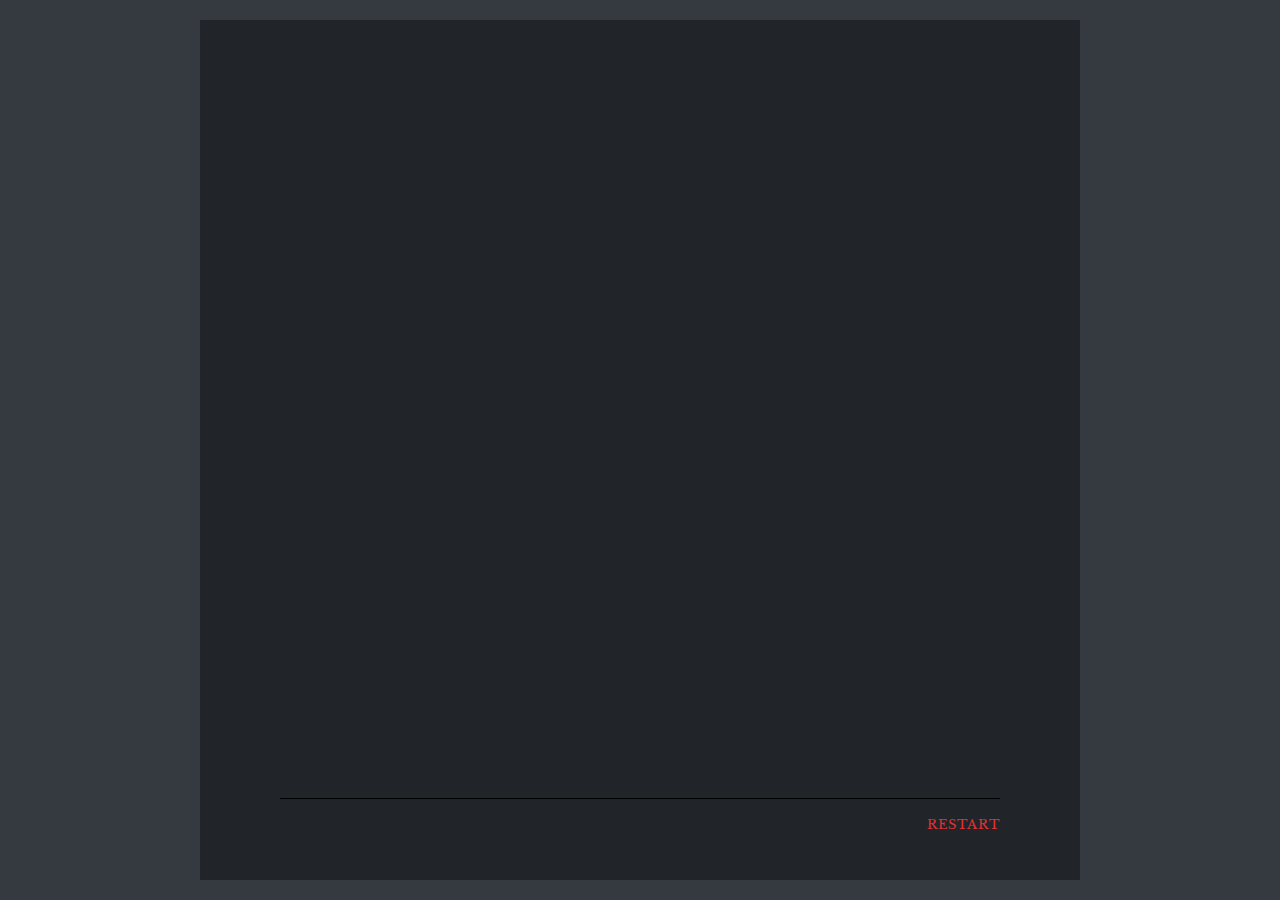
<file: enavia/game/index.html>
<!DOCTYPE html><html><head><meta charset="utf-8"><meta content="width=device-width, initial-scale=1, viewport-fit=cover" name="viewport"><script async="async" src="https://www.googletagmanager.com/gtag/js?id=G-XBW7LQY62V"></script><script>window.dataLayer=window.dataLayer||[];function gtag(){dataLayer.push(arguments);}gtag('js',new Date());gtag('config','G-XBW7LQY62V');</script><title>Annals of Enavia</title><meta content="A side story of Final Fantasy Tactics. An account of Castle Cusue in the land of Enavia; sections of importance are penned in an ancient script, now indecipherable. The story of three sisters is documented within." name="description"><meta content="Mátyás Mustoha" name="author"><link href="../img/enavia-32.png" rel="icon" sizes="32x32" type="image/png"><link href="../img/enavia-48.png" rel="icon" sizes="48x48" type="image/png"><link href="../img/enavia-256.png" rel="icon" sizes="256x256" type="image/png"><link href="../img/enavia-256.png" rel="apple-touch-icon"><link href="https://mmatyas.github.io/fft/enavia/game" rel="canonical"><meta content="website" property="og:type"><meta content="https://mmatyas.github.io/fft/enavia/game" property="og:url"><meta content="Annals of Enavia" property="og:title"><meta content="A side story of Final Fantasy Tactics. An account of Castle Cusue in the land of Enavia; sections of importance are penned in an ancient script, now indecipherable. The story of three sisters is documented within." property="og:description"><meta content="mmatyas.github.io" property="og:site_name"><meta content="en_US" property="og:locale"><meta content="https://mmatyas.github.io/fft/enavia/img/enavia-320.png" property="og:image"><meta content="320" property="og:image:width"><meta content="320" property="og:image:height"><meta content="A picture of the Annals of Enavia from the game" property="og:image:alt"><meta content="summary" property="twitter:card"><meta content="https://mmatyas.github.io/fft/enavia/game" property="twitter:url"><meta content="Annals of Enavia" property="twitter:title"><meta content="A side story of Final Fantasy Tactics. An account of Castle Cusue in the land of Enavia; sections of importance are penned in an ancient script, now indecipherable. The story of three sisters is documented within." property="twitter:description"><meta content="https://mmatyas.github.io/fft/enavia/img/enavia-320.png" property="twitter:image"><meta content="Mátyás Mustoha" property="twitter:creator"><style>:root{--oc-white:#fff;--oc-white-rgb:255,255,255;--oc-black:#000;--oc-black-rgb:0,0,0;--oc-gray-0:#f8f9fa;--oc-gray-0-rgb:248,249,250;--oc-gray-1:#f1f3f5;--oc-gray-1-rgb:241,243,245;--oc-gray-2:#e9ecef;--oc-gray-2-rgb:233,236,239;--oc-gray-3:#dee2e6;--oc-gray-3-rgb:222,226,230;--oc-gray-4:#ced4da;--oc-gray-4-rgb:206,212,218;--oc-gray-5:#adb5bd;--oc-gray-5-rgb:173,181,189;--oc-gray-6:#868e96;--oc-gray-6-rgb:134,142,150;--oc-gray-7:#495057;--oc-gray-7-rgb:73,80,87;--oc-gray-8:#343a40;--oc-gray-8-rgb:52,58,64;--oc-gray-9:#212529;--oc-gray-9-rgb:33,37,41;--oc-red-0:#fff5f5;--oc-red-0-rgb:255,245,245;--oc-red-1:#ffe3e3;--oc-red-1-rgb:255,227,227;--oc-red-2:#ffc9c9;--oc-red-2-rgb:255,201,201;--oc-red-3:#ffa8a8;--oc-red-3-rgb:255,168,168;--oc-red-4:#ff8787;--oc-red-4-rgb:255,135,135;--oc-red-5:#ff6b6b;--oc-red-5-rgb:255,107,107;--oc-red-6:#fa5252;--oc-red-6-rgb:250,82,82;--oc-red-7:#f03e3e;--oc-red-7-rgb:240,62,62;--oc-red-8:#e03131;--oc-red-8-rgb:224,49,49;--oc-red-9:#c92a2a;--oc-red-9-rgb:201,42,42;--oc-pink-0:#fff0f6;--oc-pink-0-rgb:255,240,246;--oc-pink-1:#ffdeeb;--oc-pink-1-rgb:255,222,235;--oc-pink-2:#fcc2d7;--oc-pink-2-rgb:252,194,215;--oc-pink-3:#faa2c1;--oc-pink-3-rgb:250,162,193;--oc-pink-4:#f783ac;--oc-pink-4-rgb:247,131,172;--oc-pink-5:#f06595;--oc-pink-5-rgb:240,101,149;--oc-pink-6:#e64980;--oc-pink-6-rgb:230,73,128;--oc-pink-7:#d6336c;--oc-pink-7-rgb:214,51,108;--oc-pink-8:#c2255c;--oc-pink-8-rgb:194,37,92;--oc-pink-9:#a61e4d;--oc-pink-9-rgb:166,30,77;--oc-grape-0:#f8f0fc;--oc-grape-0-rgb:248,240,252;--oc-grape-1:#f3d9fa;--oc-grape-1-rgb:243,217,250;--oc-grape-2:#eebefa;--oc-grape-2-rgb:238,190,250;--oc-grape-3:#e599f7;--oc-grape-3-rgb:229,153,247;--oc-grape-4:#da77f2;--oc-grape-4-rgb:218,119,242;--oc-grape-5:#cc5de8;--oc-grape-5-rgb:204,93,232;--oc-grape-6:#be4bdb;--oc-grape-6-rgb:190,75,219;--oc-grape-7:#ae3ec9;--oc-grape-7-rgb:174,62,201;--oc-grape-8:#9c36b5;--oc-grape-8-rgb:156,54,181;--oc-grape-9:#862e9c;--oc-grape-9-rgb:134,46,156;--oc-violet-0:#f3f0ff;--oc-violet-0-rgb:243,240,255;--oc-violet-1:#e5dbff;--oc-violet-1-rgb:229,219,255;--oc-violet-2:#d0bfff;--oc-violet-2-rgb:208,191,255;--oc-violet-3:#b197fc;--oc-violet-3-rgb:177,151,252;--oc-violet-4:#9775fa;--oc-violet-4-rgb:151,117,250;--oc-violet-5:#845ef7;--oc-violet-5-rgb:132,94,247;--oc-violet-6:#7950f2;--oc-violet-6-rgb:121,80,242;--oc-violet-7:#7048e8;--oc-violet-7-rgb:112,72,232;--oc-violet-8:#6741d9;--oc-violet-8-rgb:103,65,217;--oc-violet-9:#5f3dc4;--oc-violet-9-rgb:95,61,196;--oc-indigo-0:#edf2ff;--oc-indigo-0-rgb:237,242,255;--oc-indigo-1:#dbe4ff;--oc-indigo-1-rgb:219,228,255;--oc-indigo-2:#bac8ff;--oc-indigo-2-rgb:186,200,255;--oc-indigo-3:#91a7ff;--oc-indigo-3-rgb:145,167,255;--oc-indigo-4:#748ffc;--oc-indigo-4-rgb:116,143,252;--oc-indigo-5:#5c7cfa;--oc-indigo-5-rgb:92,124,250;--oc-indigo-6:#4c6ef5;--oc-indigo-6-rgb:76,110,245;--oc-indigo-7:#4263eb;--oc-indigo-7-rgb:66,99,235;--oc-indigo-8:#3b5bdb;--oc-indigo-8-rgb:59,91,219;--oc-indigo-9:#364fc7;--oc-indigo-9-rgb:54,79,199;--oc-blue-0:#e7f5ff;--oc-blue-0-rgb:231,245,255;--oc-blue-1:#d0ebff;--oc-blue-1-rgb:208,235,255;--oc-blue-2:#a5d8ff;--oc-blue-2-rgb:165,216,255;--oc-blue-3:#74c0fc;--oc-blue-3-rgb:116,192,252;--oc-blue-4:#4dabf7;--oc-blue-4-rgb:77,171,247;--oc-blue-5:#339af0;--oc-blue-5-rgb:51,154,240;--oc-blue-6:#228be6;--oc-blue-6-rgb:34,139,230;--oc-blue-7:#1c7ed6;--oc-blue-7-rgb:28,126,214;--oc-blue-8:#1971c2;--oc-blue-8-rgb:25,113,194;--oc-blue-9:#1864ab;--oc-blue-9-rgb:24,100,171;--oc-cyan-0:#e3fafc;--oc-cyan-0-rgb:227,250,252;--oc-cyan-1:#c5f6fa;--oc-cyan-1-rgb:197,246,250;--oc-cyan-2:#99e9f2;--oc-cyan-2-rgb:153,233,242;--oc-cyan-3:#66d9e8;--oc-cyan-3-rgb:102,217,232;--oc-cyan-4:#3bc9db;--oc-cyan-4-rgb:59,201,219;--oc-cyan-5:#22b8cf;--oc-cyan-5-rgb:34,184,207;--oc-cyan-6:#15aabf;--oc-cyan-6-rgb:21,170,191;--oc-cyan-7:#1098ad;--oc-cyan-7-rgb:16,152,173;--oc-cyan-8:#0c8599;--oc-cyan-8-rgb:12,133,153;--oc-cyan-9:#0b7285;--oc-cyan-9-rgb:11,114,133;--oc-teal-0:#e6fcf5;--oc-teal-0-rgb:230,252,245;--oc-teal-1:#c3fae8;--oc-teal-1-rgb:195,250,232;--oc-teal-2:#96f2d7;--oc-teal-2-rgb:150,242,215;--oc-teal-3:#63e6be;--oc-teal-3-rgb:99,230,190;--oc-teal-4:#38d9a9;--oc-teal-4-rgb:56,217,169;--oc-teal-5:#20c997;--oc-teal-5-rgb:32,201,151;--oc-teal-6:#12b886;--oc-teal-6-rgb:18,184,134;--oc-teal-7:#0ca678;--oc-teal-7-rgb:12,166,120;--oc-teal-8:#099268;--oc-teal-8-rgb:9,146,104;--oc-teal-9:#087f5b;--oc-teal-9-rgb:8,127,91;--oc-green-0:#ebfbee;--oc-green-0-rgb:235,251,238;--oc-green-1:#d3f9d8;--oc-green-1-rgb:211,249,216;--oc-green-2:#b2f2bb;--oc-green-2-rgb:178,242,187;--oc-green-3:#8ce99a;--oc-green-3-rgb:140,233,154;--oc-green-4:#69db7c;--oc-green-4-rgb:105,219,124;--oc-green-5:#51cf66;--oc-green-5-rgb:81,207,102;--oc-green-6:#40c057;--oc-green-6-rgb:64,192,87;--oc-green-7:#37b24d;--oc-green-7-rgb:55,178,77;--oc-green-8:#2f9e44;--oc-green-8-rgb:47,158,68;--oc-green-9:#2b8a3e;--oc-green-9-rgb:43,138,62;--oc-lime-0:#f4fce3;--oc-lime-0-rgb:244,252,227;--oc-lime-1:#e9fac8;--oc-lime-1-rgb:233,250,200;--oc-lime-2:#d8f5a2;--oc-lime-2-rgb:216,245,162;--oc-lime-3:#c0eb75;--oc-lime-3-rgb:192,235,117;--oc-lime-4:#a9e34b;--oc-lime-4-rgb:169,227,75;--oc-lime-5:#94d82d;--oc-lime-5-rgb:148,216,45;--oc-lime-6:#82c91e;--oc-lime-6-rgb:130,201,30;--oc-lime-7:#74b816;--oc-lime-7-rgb:116,184,22;--oc-lime-8:#66a80f;--oc-lime-8-rgb:102,168,15;--oc-lime-9:#5c940d;--oc-lime-9-rgb:92,148,13;--oc-yellow-0:#fff9db;--oc-yellow-0-rgb:255,249,219;--oc-yellow-1:#fff3bf;--oc-yellow-1-rgb:255,243,191;--oc-yellow-2:#ffec99;--oc-yellow-2-rgb:255,236,153;--oc-yellow-3:#ffe066;--oc-yellow-3-rgb:255,224,102;--oc-yellow-4:#ffd43b;--oc-yellow-4-rgb:255,212,59;--oc-yellow-5:#fcc419;--oc-yellow-5-rgb:252,196,25;--oc-yellow-6:#fab005;--oc-yellow-6-rgb:250,176,5;--oc-yellow-7:#f59f00;--oc-yellow-7-rgb:245,159,0;--oc-yellow-8:#f08c00;--oc-yellow-8-rgb:240,140,0;--oc-yellow-9:#e67700;--oc-yellow-9-rgb:230,119,0;--oc-orange-0:#fff4e6;--oc-orange-0-rgb:255,244,230;--oc-orange-1:#ffe8cc;--oc-orange-1-rgb:255,232,204;--oc-orange-2:#ffd8a8;--oc-orange-2-rgb:255,216,168;--oc-orange-3:#ffc078;--oc-orange-3-rgb:255,192,120;--oc-orange-4:#ffa94d;--oc-orange-4-rgb:255,169,77;--oc-orange-5:#ff922b;--oc-orange-5-rgb:255,146,43;--oc-orange-6:#fd7e14;--oc-orange-6-rgb:253,126,20;--oc-orange-7:#f76707;--oc-orange-7-rgb:247,103,7;--oc-orange-8:#e8590c;--oc-orange-8-rgb:232,89,12;--oc-orange-9:#d9480f;--oc-orange-9-rgb:217,72,15}#backstage{--backstage-ui-padding:8px;--backstage-bg:var(--oc-gray-3);--backstage-fg:#000;--backstage-input-bg:transparent;--backstage-input-fg:var(--backstage-fg);--backstage-input-border:var(--backstage-fg);--backstage-table-border:var(--backstage-fg);--backstage-font-size:12px;--backstage-tab-height:28px}:root{--font-monospaced:"Courier New","Courier",monospace;--font-system:-apple-system,BlinkMacSystemFont,"Segoe UI",Roboto,Oxygen-Sans,Ubuntu Cantarell,"Helvetica Neue",sans-serif}.small-caps{font-size:70%;letter-spacing:.075em;text-transform:uppercase}#backstage .panel h2{margin:0}#backstage .panel h2 button{background:none;border:none;font-size:calc(var(--backstage-font-size) - 1px);font-weight:400;padding:0 var(--backstage-ui-padding);text-align:left;width:100%}#backstage .panel h2 button:before{content:"►";display:inline-block;width:1.25em}#backstage .panel h2 button:hover{color:var(--oc-gray-7)}#backstage .panel.open h2 button:before{content:"▼"}
:root{--oc-white:#fff;--oc-white-rgb:255,255,255;--oc-black:#000;--oc-black-rgb:0,0,0;--oc-gray-0:#f8f9fa;--oc-gray-0-rgb:248,249,250;--oc-gray-1:#f1f3f5;--oc-gray-1-rgb:241,243,245;--oc-gray-2:#e9ecef;--oc-gray-2-rgb:233,236,239;--oc-gray-3:#dee2e6;--oc-gray-3-rgb:222,226,230;--oc-gray-4:#ced4da;--oc-gray-4-rgb:206,212,218;--oc-gray-5:#adb5bd;--oc-gray-5-rgb:173,181,189;--oc-gray-6:#868e96;--oc-gray-6-rgb:134,142,150;--oc-gray-7:#495057;--oc-gray-7-rgb:73,80,87;--oc-gray-8:#343a40;--oc-gray-8-rgb:52,58,64;--oc-gray-9:#212529;--oc-gray-9-rgb:33,37,41;--oc-red-0:#fff5f5;--oc-red-0-rgb:255,245,245;--oc-red-1:#ffe3e3;--oc-red-1-rgb:255,227,227;--oc-red-2:#ffc9c9;--oc-red-2-rgb:255,201,201;--oc-red-3:#ffa8a8;--oc-red-3-rgb:255,168,168;--oc-red-4:#ff8787;--oc-red-4-rgb:255,135,135;--oc-red-5:#ff6b6b;--oc-red-5-rgb:255,107,107;--oc-red-6:#fa5252;--oc-red-6-rgb:250,82,82;--oc-red-7:#f03e3e;--oc-red-7-rgb:240,62,62;--oc-red-8:#e03131;--oc-red-8-rgb:224,49,49;--oc-red-9:#c92a2a;--oc-red-9-rgb:201,42,42;--oc-pink-0:#fff0f6;--oc-pink-0-rgb:255,240,246;--oc-pink-1:#ffdeeb;--oc-pink-1-rgb:255,222,235;--oc-pink-2:#fcc2d7;--oc-pink-2-rgb:252,194,215;--oc-pink-3:#faa2c1;--oc-pink-3-rgb:250,162,193;--oc-pink-4:#f783ac;--oc-pink-4-rgb:247,131,172;--oc-pink-5:#f06595;--oc-pink-5-rgb:240,101,149;--oc-pink-6:#e64980;--oc-pink-6-rgb:230,73,128;--oc-pink-7:#d6336c;--oc-pink-7-rgb:214,51,108;--oc-pink-8:#c2255c;--oc-pink-8-rgb:194,37,92;--oc-pink-9:#a61e4d;--oc-pink-9-rgb:166,30,77;--oc-grape-0:#f8f0fc;--oc-grape-0-rgb:248,240,252;--oc-grape-1:#f3d9fa;--oc-grape-1-rgb:243,217,250;--oc-grape-2:#eebefa;--oc-grape-2-rgb:238,190,250;--oc-grape-3:#e599f7;--oc-grape-3-rgb:229,153,247;--oc-grape-4:#da77f2;--oc-grape-4-rgb:218,119,242;--oc-grape-5:#cc5de8;--oc-grape-5-rgb:204,93,232;--oc-grape-6:#be4bdb;--oc-grape-6-rgb:190,75,219;--oc-grape-7:#ae3ec9;--oc-grape-7-rgb:174,62,201;--oc-grape-8:#9c36b5;--oc-grape-8-rgb:156,54,181;--oc-grape-9:#862e9c;--oc-grape-9-rgb:134,46,156;--oc-violet-0:#f3f0ff;--oc-violet-0-rgb:243,240,255;--oc-violet-1:#e5dbff;--oc-violet-1-rgb:229,219,255;--oc-violet-2:#d0bfff;--oc-violet-2-rgb:208,191,255;--oc-violet-3:#b197fc;--oc-violet-3-rgb:177,151,252;--oc-violet-4:#9775fa;--oc-violet-4-rgb:151,117,250;--oc-violet-5:#845ef7;--oc-violet-5-rgb:132,94,247;--oc-violet-6:#7950f2;--oc-violet-6-rgb:121,80,242;--oc-violet-7:#7048e8;--oc-violet-7-rgb:112,72,232;--oc-violet-8:#6741d9;--oc-violet-8-rgb:103,65,217;--oc-violet-9:#5f3dc4;--oc-violet-9-rgb:95,61,196;--oc-indigo-0:#edf2ff;--oc-indigo-0-rgb:237,242,255;--oc-indigo-1:#dbe4ff;--oc-indigo-1-rgb:219,228,255;--oc-indigo-2:#bac8ff;--oc-indigo-2-rgb:186,200,255;--oc-indigo-3:#91a7ff;--oc-indigo-3-rgb:145,167,255;--oc-indigo-4:#748ffc;--oc-indigo-4-rgb:116,143,252;--oc-indigo-5:#5c7cfa;--oc-indigo-5-rgb:92,124,250;--oc-indigo-6:#4c6ef5;--oc-indigo-6-rgb:76,110,245;--oc-indigo-7:#4263eb;--oc-indigo-7-rgb:66,99,235;--oc-indigo-8:#3b5bdb;--oc-indigo-8-rgb:59,91,219;--oc-indigo-9:#364fc7;--oc-indigo-9-rgb:54,79,199;--oc-blue-0:#e7f5ff;--oc-blue-0-rgb:231,245,255;--oc-blue-1:#d0ebff;--oc-blue-1-rgb:208,235,255;--oc-blue-2:#a5d8ff;--oc-blue-2-rgb:165,216,255;--oc-blue-3:#74c0fc;--oc-blue-3-rgb:116,192,252;--oc-blue-4:#4dabf7;--oc-blue-4-rgb:77,171,247;--oc-blue-5:#339af0;--oc-blue-5-rgb:51,154,240;--oc-blue-6:#228be6;--oc-blue-6-rgb:34,139,230;--oc-blue-7:#1c7ed6;--oc-blue-7-rgb:28,126,214;--oc-blue-8:#1971c2;--oc-blue-8-rgb:25,113,194;--oc-blue-9:#1864ab;--oc-blue-9-rgb:24,100,171;--oc-cyan-0:#e3fafc;--oc-cyan-0-rgb:227,250,252;--oc-cyan-1:#c5f6fa;--oc-cyan-1-rgb:197,246,250;--oc-cyan-2:#99e9f2;--oc-cyan-2-rgb:153,233,242;--oc-cyan-3:#66d9e8;--oc-cyan-3-rgb:102,217,232;--oc-cyan-4:#3bc9db;--oc-cyan-4-rgb:59,201,219;--oc-cyan-5:#22b8cf;--oc-cyan-5-rgb:34,184,207;--oc-cyan-6:#15aabf;--oc-cyan-6-rgb:21,170,191;--oc-cyan-7:#1098ad;--oc-cyan-7-rgb:16,152,173;--oc-cyan-8:#0c8599;--oc-cyan-8-rgb:12,133,153;--oc-cyan-9:#0b7285;--oc-cyan-9-rgb:11,114,133;--oc-teal-0:#e6fcf5;--oc-teal-0-rgb:230,252,245;--oc-teal-1:#c3fae8;--oc-teal-1-rgb:195,250,232;--oc-teal-2:#96f2d7;--oc-teal-2-rgb:150,242,215;--oc-teal-3:#63e6be;--oc-teal-3-rgb:99,230,190;--oc-teal-4:#38d9a9;--oc-teal-4-rgb:56,217,169;--oc-teal-5:#20c997;--oc-teal-5-rgb:32,201,151;--oc-teal-6:#12b886;--oc-teal-6-rgb:18,184,134;--oc-teal-7:#0ca678;--oc-teal-7-rgb:12,166,120;--oc-teal-8:#099268;--oc-teal-8-rgb:9,146,104;--oc-teal-9:#087f5b;--oc-teal-9-rgb:8,127,91;--oc-green-0:#ebfbee;--oc-green-0-rgb:235,251,238;--oc-green-1:#d3f9d8;--oc-green-1-rgb:211,249,216;--oc-green-2:#b2f2bb;--oc-green-2-rgb:178,242,187;--oc-green-3:#8ce99a;--oc-green-3-rgb:140,233,154;--oc-green-4:#69db7c;--oc-green-4-rgb:105,219,124;--oc-green-5:#51cf66;--oc-green-5-rgb:81,207,102;--oc-green-6:#40c057;--oc-green-6-rgb:64,192,87;--oc-green-7:#37b24d;--oc-green-7-rgb:55,178,77;--oc-green-8:#2f9e44;--oc-green-8-rgb:47,158,68;--oc-green-9:#2b8a3e;--oc-green-9-rgb:43,138,62;--oc-lime-0:#f4fce3;--oc-lime-0-rgb:244,252,227;--oc-lime-1:#e9fac8;--oc-lime-1-rgb:233,250,200;--oc-lime-2:#d8f5a2;--oc-lime-2-rgb:216,245,162;--oc-lime-3:#c0eb75;--oc-lime-3-rgb:192,235,117;--oc-lime-4:#a9e34b;--oc-lime-4-rgb:169,227,75;--oc-lime-5:#94d82d;--oc-lime-5-rgb:148,216,45;--oc-lime-6:#82c91e;--oc-lime-6-rgb:130,201,30;--oc-lime-7:#74b816;--oc-lime-7-rgb:116,184,22;--oc-lime-8:#66a80f;--oc-lime-8-rgb:102,168,15;--oc-lime-9:#5c940d;--oc-lime-9-rgb:92,148,13;--oc-yellow-0:#fff9db;--oc-yellow-0-rgb:255,249,219;--oc-yellow-1:#fff3bf;--oc-yellow-1-rgb:255,243,191;--oc-yellow-2:#ffec99;--oc-yellow-2-rgb:255,236,153;--oc-yellow-3:#ffe066;--oc-yellow-3-rgb:255,224,102;--oc-yellow-4:#ffd43b;--oc-yellow-4-rgb:255,212,59;--oc-yellow-5:#fcc419;--oc-yellow-5-rgb:252,196,25;--oc-yellow-6:#fab005;--oc-yellow-6-rgb:250,176,5;--oc-yellow-7:#f59f00;--oc-yellow-7-rgb:245,159,0;--oc-yellow-8:#f08c00;--oc-yellow-8-rgb:240,140,0;--oc-yellow-9:#e67700;--oc-yellow-9-rgb:230,119,0;--oc-orange-0:#fff4e6;--oc-orange-0-rgb:255,244,230;--oc-orange-1:#ffe8cc;--oc-orange-1-rgb:255,232,204;--oc-orange-2:#ffd8a8;--oc-orange-2-rgb:255,216,168;--oc-orange-3:#ffc078;--oc-orange-3-rgb:255,192,120;--oc-orange-4:#ffa94d;--oc-orange-4-rgb:255,169,77;--oc-orange-5:#ff922b;--oc-orange-5-rgb:255,146,43;--oc-orange-6:#fd7e14;--oc-orange-6-rgb:253,126,20;--oc-orange-7:#f76707;--oc-orange-7-rgb:247,103,7;--oc-orange-8:#e8590c;--oc-orange-8-rgb:232,89,12;--oc-orange-9:#d9480f;--oc-orange-9-rgb:217,72,15}#backstage{--backstage-ui-padding:8px;--backstage-bg:var(--oc-gray-3);--backstage-fg:#000;--backstage-input-bg:transparent;--backstage-input-fg:var(--backstage-fg);--backstage-input-border:var(--backstage-fg);--backstage-table-border:var(--backstage-fg);--backstage-font-size:12px;--backstage-tab-height:28px}#backstage table.history td.actions{width:2.5em}#backstage table.history td.go{border-right:1px solid var(--backstage-fg)}
:root{--oc-white:#fff;--oc-white-rgb:255,255,255;--oc-black:#000;--oc-black-rgb:0,0,0;--oc-gray-0:#f8f9fa;--oc-gray-0-rgb:248,249,250;--oc-gray-1:#f1f3f5;--oc-gray-1-rgb:241,243,245;--oc-gray-2:#e9ecef;--oc-gray-2-rgb:233,236,239;--oc-gray-3:#dee2e6;--oc-gray-3-rgb:222,226,230;--oc-gray-4:#ced4da;--oc-gray-4-rgb:206,212,218;--oc-gray-5:#adb5bd;--oc-gray-5-rgb:173,181,189;--oc-gray-6:#868e96;--oc-gray-6-rgb:134,142,150;--oc-gray-7:#495057;--oc-gray-7-rgb:73,80,87;--oc-gray-8:#343a40;--oc-gray-8-rgb:52,58,64;--oc-gray-9:#212529;--oc-gray-9-rgb:33,37,41;--oc-red-0:#fff5f5;--oc-red-0-rgb:255,245,245;--oc-red-1:#ffe3e3;--oc-red-1-rgb:255,227,227;--oc-red-2:#ffc9c9;--oc-red-2-rgb:255,201,201;--oc-red-3:#ffa8a8;--oc-red-3-rgb:255,168,168;--oc-red-4:#ff8787;--oc-red-4-rgb:255,135,135;--oc-red-5:#ff6b6b;--oc-red-5-rgb:255,107,107;--oc-red-6:#fa5252;--oc-red-6-rgb:250,82,82;--oc-red-7:#f03e3e;--oc-red-7-rgb:240,62,62;--oc-red-8:#e03131;--oc-red-8-rgb:224,49,49;--oc-red-9:#c92a2a;--oc-red-9-rgb:201,42,42;--oc-pink-0:#fff0f6;--oc-pink-0-rgb:255,240,246;--oc-pink-1:#ffdeeb;--oc-pink-1-rgb:255,222,235;--oc-pink-2:#fcc2d7;--oc-pink-2-rgb:252,194,215;--oc-pink-3:#faa2c1;--oc-pink-3-rgb:250,162,193;--oc-pink-4:#f783ac;--oc-pink-4-rgb:247,131,172;--oc-pink-5:#f06595;--oc-pink-5-rgb:240,101,149;--oc-pink-6:#e64980;--oc-pink-6-rgb:230,73,128;--oc-pink-7:#d6336c;--oc-pink-7-rgb:214,51,108;--oc-pink-8:#c2255c;--oc-pink-8-rgb:194,37,92;--oc-pink-9:#a61e4d;--oc-pink-9-rgb:166,30,77;--oc-grape-0:#f8f0fc;--oc-grape-0-rgb:248,240,252;--oc-grape-1:#f3d9fa;--oc-grape-1-rgb:243,217,250;--oc-grape-2:#eebefa;--oc-grape-2-rgb:238,190,250;--oc-grape-3:#e599f7;--oc-grape-3-rgb:229,153,247;--oc-grape-4:#da77f2;--oc-grape-4-rgb:218,119,242;--oc-grape-5:#cc5de8;--oc-grape-5-rgb:204,93,232;--oc-grape-6:#be4bdb;--oc-grape-6-rgb:190,75,219;--oc-grape-7:#ae3ec9;--oc-grape-7-rgb:174,62,201;--oc-grape-8:#9c36b5;--oc-grape-8-rgb:156,54,181;--oc-grape-9:#862e9c;--oc-grape-9-rgb:134,46,156;--oc-violet-0:#f3f0ff;--oc-violet-0-rgb:243,240,255;--oc-violet-1:#e5dbff;--oc-violet-1-rgb:229,219,255;--oc-violet-2:#d0bfff;--oc-violet-2-rgb:208,191,255;--oc-violet-3:#b197fc;--oc-violet-3-rgb:177,151,252;--oc-violet-4:#9775fa;--oc-violet-4-rgb:151,117,250;--oc-violet-5:#845ef7;--oc-violet-5-rgb:132,94,247;--oc-violet-6:#7950f2;--oc-violet-6-rgb:121,80,242;--oc-violet-7:#7048e8;--oc-violet-7-rgb:112,72,232;--oc-violet-8:#6741d9;--oc-violet-8-rgb:103,65,217;--oc-violet-9:#5f3dc4;--oc-violet-9-rgb:95,61,196;--oc-indigo-0:#edf2ff;--oc-indigo-0-rgb:237,242,255;--oc-indigo-1:#dbe4ff;--oc-indigo-1-rgb:219,228,255;--oc-indigo-2:#bac8ff;--oc-indigo-2-rgb:186,200,255;--oc-indigo-3:#91a7ff;--oc-indigo-3-rgb:145,167,255;--oc-indigo-4:#748ffc;--oc-indigo-4-rgb:116,143,252;--oc-indigo-5:#5c7cfa;--oc-indigo-5-rgb:92,124,250;--oc-indigo-6:#4c6ef5;--oc-indigo-6-rgb:76,110,245;--oc-indigo-7:#4263eb;--oc-indigo-7-rgb:66,99,235;--oc-indigo-8:#3b5bdb;--oc-indigo-8-rgb:59,91,219;--oc-indigo-9:#364fc7;--oc-indigo-9-rgb:54,79,199;--oc-blue-0:#e7f5ff;--oc-blue-0-rgb:231,245,255;--oc-blue-1:#d0ebff;--oc-blue-1-rgb:208,235,255;--oc-blue-2:#a5d8ff;--oc-blue-2-rgb:165,216,255;--oc-blue-3:#74c0fc;--oc-blue-3-rgb:116,192,252;--oc-blue-4:#4dabf7;--oc-blue-4-rgb:77,171,247;--oc-blue-5:#339af0;--oc-blue-5-rgb:51,154,240;--oc-blue-6:#228be6;--oc-blue-6-rgb:34,139,230;--oc-blue-7:#1c7ed6;--oc-blue-7-rgb:28,126,214;--oc-blue-8:#1971c2;--oc-blue-8-rgb:25,113,194;--oc-blue-9:#1864ab;--oc-blue-9-rgb:24,100,171;--oc-cyan-0:#e3fafc;--oc-cyan-0-rgb:227,250,252;--oc-cyan-1:#c5f6fa;--oc-cyan-1-rgb:197,246,250;--oc-cyan-2:#99e9f2;--oc-cyan-2-rgb:153,233,242;--oc-cyan-3:#66d9e8;--oc-cyan-3-rgb:102,217,232;--oc-cyan-4:#3bc9db;--oc-cyan-4-rgb:59,201,219;--oc-cyan-5:#22b8cf;--oc-cyan-5-rgb:34,184,207;--oc-cyan-6:#15aabf;--oc-cyan-6-rgb:21,170,191;--oc-cyan-7:#1098ad;--oc-cyan-7-rgb:16,152,173;--oc-cyan-8:#0c8599;--oc-cyan-8-rgb:12,133,153;--oc-cyan-9:#0b7285;--oc-cyan-9-rgb:11,114,133;--oc-teal-0:#e6fcf5;--oc-teal-0-rgb:230,252,245;--oc-teal-1:#c3fae8;--oc-teal-1-rgb:195,250,232;--oc-teal-2:#96f2d7;--oc-teal-2-rgb:150,242,215;--oc-teal-3:#63e6be;--oc-teal-3-rgb:99,230,190;--oc-teal-4:#38d9a9;--oc-teal-4-rgb:56,217,169;--oc-teal-5:#20c997;--oc-teal-5-rgb:32,201,151;--oc-teal-6:#12b886;--oc-teal-6-rgb:18,184,134;--oc-teal-7:#0ca678;--oc-teal-7-rgb:12,166,120;--oc-teal-8:#099268;--oc-teal-8-rgb:9,146,104;--oc-teal-9:#087f5b;--oc-teal-9-rgb:8,127,91;--oc-green-0:#ebfbee;--oc-green-0-rgb:235,251,238;--oc-green-1:#d3f9d8;--oc-green-1-rgb:211,249,216;--oc-green-2:#b2f2bb;--oc-green-2-rgb:178,242,187;--oc-green-3:#8ce99a;--oc-green-3-rgb:140,233,154;--oc-green-4:#69db7c;--oc-green-4-rgb:105,219,124;--oc-green-5:#51cf66;--oc-green-5-rgb:81,207,102;--oc-green-6:#40c057;--oc-green-6-rgb:64,192,87;--oc-green-7:#37b24d;--oc-green-7-rgb:55,178,77;--oc-green-8:#2f9e44;--oc-green-8-rgb:47,158,68;--oc-green-9:#2b8a3e;--oc-green-9-rgb:43,138,62;--oc-lime-0:#f4fce3;--oc-lime-0-rgb:244,252,227;--oc-lime-1:#e9fac8;--oc-lime-1-rgb:233,250,200;--oc-lime-2:#d8f5a2;--oc-lime-2-rgb:216,245,162;--oc-lime-3:#c0eb75;--oc-lime-3-rgb:192,235,117;--oc-lime-4:#a9e34b;--oc-lime-4-rgb:169,227,75;--oc-lime-5:#94d82d;--oc-lime-5-rgb:148,216,45;--oc-lime-6:#82c91e;--oc-lime-6-rgb:130,201,30;--oc-lime-7:#74b816;--oc-lime-7-rgb:116,184,22;--oc-lime-8:#66a80f;--oc-lime-8-rgb:102,168,15;--oc-lime-9:#5c940d;--oc-lime-9-rgb:92,148,13;--oc-yellow-0:#fff9db;--oc-yellow-0-rgb:255,249,219;--oc-yellow-1:#fff3bf;--oc-yellow-1-rgb:255,243,191;--oc-yellow-2:#ffec99;--oc-yellow-2-rgb:255,236,153;--oc-yellow-3:#ffe066;--oc-yellow-3-rgb:255,224,102;--oc-yellow-4:#ffd43b;--oc-yellow-4-rgb:255,212,59;--oc-yellow-5:#fcc419;--oc-yellow-5-rgb:252,196,25;--oc-yellow-6:#fab005;--oc-yellow-6-rgb:250,176,5;--oc-yellow-7:#f59f00;--oc-yellow-7-rgb:245,159,0;--oc-yellow-8:#f08c00;--oc-yellow-8-rgb:240,140,0;--oc-yellow-9:#e67700;--oc-yellow-9-rgb:230,119,0;--oc-orange-0:#fff4e6;--oc-orange-0-rgb:255,244,230;--oc-orange-1:#ffe8cc;--oc-orange-1-rgb:255,232,204;--oc-orange-2:#ffd8a8;--oc-orange-2-rgb:255,216,168;--oc-orange-3:#ffc078;--oc-orange-3-rgb:255,192,120;--oc-orange-4:#ffa94d;--oc-orange-4-rgb:255,169,77;--oc-orange-5:#ff922b;--oc-orange-5-rgb:255,146,43;--oc-orange-6:#fd7e14;--oc-orange-6-rgb:253,126,20;--oc-orange-7:#f76707;--oc-orange-7-rgb:247,103,7;--oc-orange-8:#e8590c;--oc-orange-8-rgb:232,89,12;--oc-orange-9:#d9480f;--oc-orange-9-rgb:217,72,15}#backstage{--backstage-ui-padding:8px;--backstage-bg:var(--oc-gray-3);--backstage-fg:#000;--backstage-input-bg:transparent;--backstage-input-fg:var(--backstage-fg);--backstage-input-border:var(--backstage-fg);--backstage-table-border:var(--backstage-fg);--backstage-font-size:12px;--backstage-tab-height:28px}#backstage ul.tabs{border:1px solid var(--backstage-fg);display:flex;font-size:12px;list-style:none;margin:var(--backstage-ui-padding);padding:0}#backstage ul.tabs li{border-right:1px solid var(--backstage-fg);flex-grow:1;text-align:center}#backstage ul.tabs li:last-child{border-right:none}#backstage ul.tabs li button{border:none;border-radius:0;color:var(--backstage-fg);display:block;height:var(--backstage-tab-height);padding:var(--backstage-ui-padding);text-decoration:none;width:100%}#backstage ul.tabs li button.active{background:var(--backstage-fg);color:var(--backstage-bg)}#backstage .tab-content{max-height:calc(100vh - var(--backstage-tab-height));overflow:auto}
:root{--oc-white:#fff;--oc-white-rgb:255,255,255;--oc-black:#000;--oc-black-rgb:0,0,0;--oc-gray-0:#f8f9fa;--oc-gray-0-rgb:248,249,250;--oc-gray-1:#f1f3f5;--oc-gray-1-rgb:241,243,245;--oc-gray-2:#e9ecef;--oc-gray-2-rgb:233,236,239;--oc-gray-3:#dee2e6;--oc-gray-3-rgb:222,226,230;--oc-gray-4:#ced4da;--oc-gray-4-rgb:206,212,218;--oc-gray-5:#adb5bd;--oc-gray-5-rgb:173,181,189;--oc-gray-6:#868e96;--oc-gray-6-rgb:134,142,150;--oc-gray-7:#495057;--oc-gray-7-rgb:73,80,87;--oc-gray-8:#343a40;--oc-gray-8-rgb:52,58,64;--oc-gray-9:#212529;--oc-gray-9-rgb:33,37,41;--oc-red-0:#fff5f5;--oc-red-0-rgb:255,245,245;--oc-red-1:#ffe3e3;--oc-red-1-rgb:255,227,227;--oc-red-2:#ffc9c9;--oc-red-2-rgb:255,201,201;--oc-red-3:#ffa8a8;--oc-red-3-rgb:255,168,168;--oc-red-4:#ff8787;--oc-red-4-rgb:255,135,135;--oc-red-5:#ff6b6b;--oc-red-5-rgb:255,107,107;--oc-red-6:#fa5252;--oc-red-6-rgb:250,82,82;--oc-red-7:#f03e3e;--oc-red-7-rgb:240,62,62;--oc-red-8:#e03131;--oc-red-8-rgb:224,49,49;--oc-red-9:#c92a2a;--oc-red-9-rgb:201,42,42;--oc-pink-0:#fff0f6;--oc-pink-0-rgb:255,240,246;--oc-pink-1:#ffdeeb;--oc-pink-1-rgb:255,222,235;--oc-pink-2:#fcc2d7;--oc-pink-2-rgb:252,194,215;--oc-pink-3:#faa2c1;--oc-pink-3-rgb:250,162,193;--oc-pink-4:#f783ac;--oc-pink-4-rgb:247,131,172;--oc-pink-5:#f06595;--oc-pink-5-rgb:240,101,149;--oc-pink-6:#e64980;--oc-pink-6-rgb:230,73,128;--oc-pink-7:#d6336c;--oc-pink-7-rgb:214,51,108;--oc-pink-8:#c2255c;--oc-pink-8-rgb:194,37,92;--oc-pink-9:#a61e4d;--oc-pink-9-rgb:166,30,77;--oc-grape-0:#f8f0fc;--oc-grape-0-rgb:248,240,252;--oc-grape-1:#f3d9fa;--oc-grape-1-rgb:243,217,250;--oc-grape-2:#eebefa;--oc-grape-2-rgb:238,190,250;--oc-grape-3:#e599f7;--oc-grape-3-rgb:229,153,247;--oc-grape-4:#da77f2;--oc-grape-4-rgb:218,119,242;--oc-grape-5:#cc5de8;--oc-grape-5-rgb:204,93,232;--oc-grape-6:#be4bdb;--oc-grape-6-rgb:190,75,219;--oc-grape-7:#ae3ec9;--oc-grape-7-rgb:174,62,201;--oc-grape-8:#9c36b5;--oc-grape-8-rgb:156,54,181;--oc-grape-9:#862e9c;--oc-grape-9-rgb:134,46,156;--oc-violet-0:#f3f0ff;--oc-violet-0-rgb:243,240,255;--oc-violet-1:#e5dbff;--oc-violet-1-rgb:229,219,255;--oc-violet-2:#d0bfff;--oc-violet-2-rgb:208,191,255;--oc-violet-3:#b197fc;--oc-violet-3-rgb:177,151,252;--oc-violet-4:#9775fa;--oc-violet-4-rgb:151,117,250;--oc-violet-5:#845ef7;--oc-violet-5-rgb:132,94,247;--oc-violet-6:#7950f2;--oc-violet-6-rgb:121,80,242;--oc-violet-7:#7048e8;--oc-violet-7-rgb:112,72,232;--oc-violet-8:#6741d9;--oc-violet-8-rgb:103,65,217;--oc-violet-9:#5f3dc4;--oc-violet-9-rgb:95,61,196;--oc-indigo-0:#edf2ff;--oc-indigo-0-rgb:237,242,255;--oc-indigo-1:#dbe4ff;--oc-indigo-1-rgb:219,228,255;--oc-indigo-2:#bac8ff;--oc-indigo-2-rgb:186,200,255;--oc-indigo-3:#91a7ff;--oc-indigo-3-rgb:145,167,255;--oc-indigo-4:#748ffc;--oc-indigo-4-rgb:116,143,252;--oc-indigo-5:#5c7cfa;--oc-indigo-5-rgb:92,124,250;--oc-indigo-6:#4c6ef5;--oc-indigo-6-rgb:76,110,245;--oc-indigo-7:#4263eb;--oc-indigo-7-rgb:66,99,235;--oc-indigo-8:#3b5bdb;--oc-indigo-8-rgb:59,91,219;--oc-indigo-9:#364fc7;--oc-indigo-9-rgb:54,79,199;--oc-blue-0:#e7f5ff;--oc-blue-0-rgb:231,245,255;--oc-blue-1:#d0ebff;--oc-blue-1-rgb:208,235,255;--oc-blue-2:#a5d8ff;--oc-blue-2-rgb:165,216,255;--oc-blue-3:#74c0fc;--oc-blue-3-rgb:116,192,252;--oc-blue-4:#4dabf7;--oc-blue-4-rgb:77,171,247;--oc-blue-5:#339af0;--oc-blue-5-rgb:51,154,240;--oc-blue-6:#228be6;--oc-blue-6-rgb:34,139,230;--oc-blue-7:#1c7ed6;--oc-blue-7-rgb:28,126,214;--oc-blue-8:#1971c2;--oc-blue-8-rgb:25,113,194;--oc-blue-9:#1864ab;--oc-blue-9-rgb:24,100,171;--oc-cyan-0:#e3fafc;--oc-cyan-0-rgb:227,250,252;--oc-cyan-1:#c5f6fa;--oc-cyan-1-rgb:197,246,250;--oc-cyan-2:#99e9f2;--oc-cyan-2-rgb:153,233,242;--oc-cyan-3:#66d9e8;--oc-cyan-3-rgb:102,217,232;--oc-cyan-4:#3bc9db;--oc-cyan-4-rgb:59,201,219;--oc-cyan-5:#22b8cf;--oc-cyan-5-rgb:34,184,207;--oc-cyan-6:#15aabf;--oc-cyan-6-rgb:21,170,191;--oc-cyan-7:#1098ad;--oc-cyan-7-rgb:16,152,173;--oc-cyan-8:#0c8599;--oc-cyan-8-rgb:12,133,153;--oc-cyan-9:#0b7285;--oc-cyan-9-rgb:11,114,133;--oc-teal-0:#e6fcf5;--oc-teal-0-rgb:230,252,245;--oc-teal-1:#c3fae8;--oc-teal-1-rgb:195,250,232;--oc-teal-2:#96f2d7;--oc-teal-2-rgb:150,242,215;--oc-teal-3:#63e6be;--oc-teal-3-rgb:99,230,190;--oc-teal-4:#38d9a9;--oc-teal-4-rgb:56,217,169;--oc-teal-5:#20c997;--oc-teal-5-rgb:32,201,151;--oc-teal-6:#12b886;--oc-teal-6-rgb:18,184,134;--oc-teal-7:#0ca678;--oc-teal-7-rgb:12,166,120;--oc-teal-8:#099268;--oc-teal-8-rgb:9,146,104;--oc-teal-9:#087f5b;--oc-teal-9-rgb:8,127,91;--oc-green-0:#ebfbee;--oc-green-0-rgb:235,251,238;--oc-green-1:#d3f9d8;--oc-green-1-rgb:211,249,216;--oc-green-2:#b2f2bb;--oc-green-2-rgb:178,242,187;--oc-green-3:#8ce99a;--oc-green-3-rgb:140,233,154;--oc-green-4:#69db7c;--oc-green-4-rgb:105,219,124;--oc-green-5:#51cf66;--oc-green-5-rgb:81,207,102;--oc-green-6:#40c057;--oc-green-6-rgb:64,192,87;--oc-green-7:#37b24d;--oc-green-7-rgb:55,178,77;--oc-green-8:#2f9e44;--oc-green-8-rgb:47,158,68;--oc-green-9:#2b8a3e;--oc-green-9-rgb:43,138,62;--oc-lime-0:#f4fce3;--oc-lime-0-rgb:244,252,227;--oc-lime-1:#e9fac8;--oc-lime-1-rgb:233,250,200;--oc-lime-2:#d8f5a2;--oc-lime-2-rgb:216,245,162;--oc-lime-3:#c0eb75;--oc-lime-3-rgb:192,235,117;--oc-lime-4:#a9e34b;--oc-lime-4-rgb:169,227,75;--oc-lime-5:#94d82d;--oc-lime-5-rgb:148,216,45;--oc-lime-6:#82c91e;--oc-lime-6-rgb:130,201,30;--oc-lime-7:#74b816;--oc-lime-7-rgb:116,184,22;--oc-lime-8:#66a80f;--oc-lime-8-rgb:102,168,15;--oc-lime-9:#5c940d;--oc-lime-9-rgb:92,148,13;--oc-yellow-0:#fff9db;--oc-yellow-0-rgb:255,249,219;--oc-yellow-1:#fff3bf;--oc-yellow-1-rgb:255,243,191;--oc-yellow-2:#ffec99;--oc-yellow-2-rgb:255,236,153;--oc-yellow-3:#ffe066;--oc-yellow-3-rgb:255,224,102;--oc-yellow-4:#ffd43b;--oc-yellow-4-rgb:255,212,59;--oc-yellow-5:#fcc419;--oc-yellow-5-rgb:252,196,25;--oc-yellow-6:#fab005;--oc-yellow-6-rgb:250,176,5;--oc-yellow-7:#f59f00;--oc-yellow-7-rgb:245,159,0;--oc-yellow-8:#f08c00;--oc-yellow-8-rgb:240,140,0;--oc-yellow-9:#e67700;--oc-yellow-9-rgb:230,119,0;--oc-orange-0:#fff4e6;--oc-orange-0-rgb:255,244,230;--oc-orange-1:#ffe8cc;--oc-orange-1-rgb:255,232,204;--oc-orange-2:#ffd8a8;--oc-orange-2-rgb:255,216,168;--oc-orange-3:#ffc078;--oc-orange-3-rgb:255,192,120;--oc-orange-4:#ffa94d;--oc-orange-4-rgb:255,169,77;--oc-orange-5:#ff922b;--oc-orange-5-rgb:255,146,43;--oc-orange-6:#fd7e14;--oc-orange-6-rgb:253,126,20;--oc-orange-7:#f76707;--oc-orange-7-rgb:247,103,7;--oc-orange-8:#e8590c;--oc-orange-8-rgb:232,89,12;--oc-orange-9:#d9480f;--oc-orange-9-rgb:217,72,15;--page-margin:1em;--page-width:40em;--font-monospaced:"Courier New","Courier",monospace;--font-system:-apple-system,BlinkMacSystemFont,"Segoe UI",Roboto,Oxygen-Sans,Ubuntu Cantarell,"Helvetica Neue",sans-serif}.small-caps{font-size:70%;letter-spacing:.075em;text-transform:uppercase}#backstage{--backstage-ui-padding:8px;--backstage-bg:var(--oc-gray-3);--backstage-fg:#000;--backstage-input-bg:transparent;--backstage-input-fg:var(--backstage-fg);--backstage-input-border:var(--backstage-fg);--backstage-table-border:var(--backstage-fg);--backstage-font-size:12px;--backstage-tab-height:28px}body.backstage-visible #backdrop{justify-content:flex-start;max-width:67vw}#backstage{bottom:0;box-shadow:inset 2px 0 3px rgba(0,0,0,.25);color:var(--backstage-fg);font:18px var(--font-system);max-height:100vh;position:fixed;right:0;top:0;transform:translateX(100%);width:33vw}#backstage,#backstage:before{background:var(--backstage-bg)}#backstage:before{content:"";height:50px;position:absolute;right:calc(100% - 4px);top:calc(50% - 25px);width:4px;z-index:2}@media screen and (max-width:425px){#backstage{width:calc(100vw - 25px)}}#backstage.open{transform:none}#backstage .toggle-visibility{background:var(--backstage-bg);border:none;border-bottom-left-radius:25px;border-bottom-right-radius:0;border-top-left-radius:25px;border-top-right-radius:0;box-shadow:inset 2px 0 3px rgba(0,0,0,.25);color:var(--backstage-fg);font-size:18px;height:50px;padding:0;position:absolute;right:100%;top:calc(50% - 25px);width:25px;z-index:1}#backstage button{background:var(--backstage-input-bg);border:1px solid var(--backstage-input-border);border-radius:calc(var(--backstage-ui-padding)*2);color:var(--backstage-input-fg);padding:var(--backstage-ui-padding)}#backstage button:hover{background:var(--oc-gray-2)}#backstage p{padding:0 var(--backstage-ui-padding)}#backstage li,#backstage p,#backstage td{font-size:var(--backstage-font-size)}#backstage input,#backstage select{background:var(--backstage-input-bg);border:1px solid var(--backstage-input-border);color:var(--backstage-input-fg);padding:var(--backstage-ui-padding)}#backstage table{background:var(--backstage-input-bg);border-collapse:collapse;margin:var(--backstage-ui-padding);table-layout:fixed;width:calc(100% - var(--backstage-ui-padding)*2)}#backstage th{text-align:left}#backstage td{border:1px solid var(--backstage-table-border);padding:var(--backstage-ui-padding);position:relative;vertical-align:top}#backstage td:first-child{border-left:none}#backstage td:last-child{border-right:none}#backstage td button,#backstage td input{background:none;border:none;border-radius:0;bottom:0;left:0;padding:var(--backstage-ui-padding);position:absolute;top:0;width:100%}#backstage textarea{background:var(--backstage-input-bg);border:1px solid var(--backstage-input-border);color:var(--backstage-input-fg);height:7.75em;padding:var(--backstage-ui-padding);width:100%}#backstage .block{display:block;margin:var(--backstage-ui-padding);width:calc(100% - var(--backstage-ui-padding)*2)}#backstage .disabled{color:var(--oc-gray-6)}#backstage .indented-input{font-size:12px;margin-left:calc(10em + var(--backstage-ui-padding))}#backstage .input-group{align-items:center;display:flex}#backstage .input-group label:first-child{margin-right:var(--backstage-ui-padding);text-align:right;width:10em}#backstage .input-group input,#backstage .input-group select{flex-grow:1}#backstage .segmented-button{display:flex}#backstage .segmented-button button{border-left:none;border-radius:0;flex-grow:1;margin:0}#backstage .segmented-button button:first-child{border-bottom-left-radius:calc(var(--backstage-ui-padding)*2);border-left:1px solid var(--backstage-input-border);border-top-left-radius:calc(var(--backstage-ui-padding)*2)}#backstage .segmented-button button:last-child{border-bottom-right-radius:calc(var(--backstage-ui-padding)*2);border-top-right-radius:calc(var(--backstage-ui-padding)*2)}#backstage .segmented-button .fixed{flex-grow:0;min-width:24px}#backstage .tab-content{max-height:calc(100vh - var(--backstage-tab-height));overflow:auto}
.fade-in{animation:fade-in 1s ease-out forwards;opacity:0}.fade-out{animation:fade-in 1s ease-out reverse forwards}.skip-animation{animation-delay:0s!important}@keyframes fade-in{0%{opacity:0}to{opacity:1}}
#page .warnings{list-style-type:none;margin-left:0;padding-left:0}
:root{--oc-white:#fff;--oc-white-rgb:255,255,255;--oc-black:#000;--oc-black-rgb:0,0,0;--oc-gray-0:#f8f9fa;--oc-gray-0-rgb:248,249,250;--oc-gray-1:#f1f3f5;--oc-gray-1-rgb:241,243,245;--oc-gray-2:#e9ecef;--oc-gray-2-rgb:233,236,239;--oc-gray-3:#dee2e6;--oc-gray-3-rgb:222,226,230;--oc-gray-4:#ced4da;--oc-gray-4-rgb:206,212,218;--oc-gray-5:#adb5bd;--oc-gray-5-rgb:173,181,189;--oc-gray-6:#868e96;--oc-gray-6-rgb:134,142,150;--oc-gray-7:#495057;--oc-gray-7-rgb:73,80,87;--oc-gray-8:#343a40;--oc-gray-8-rgb:52,58,64;--oc-gray-9:#212529;--oc-gray-9-rgb:33,37,41;--oc-red-0:#fff5f5;--oc-red-0-rgb:255,245,245;--oc-red-1:#ffe3e3;--oc-red-1-rgb:255,227,227;--oc-red-2:#ffc9c9;--oc-red-2-rgb:255,201,201;--oc-red-3:#ffa8a8;--oc-red-3-rgb:255,168,168;--oc-red-4:#ff8787;--oc-red-4-rgb:255,135,135;--oc-red-5:#ff6b6b;--oc-red-5-rgb:255,107,107;--oc-red-6:#fa5252;--oc-red-6-rgb:250,82,82;--oc-red-7:#f03e3e;--oc-red-7-rgb:240,62,62;--oc-red-8:#e03131;--oc-red-8-rgb:224,49,49;--oc-red-9:#c92a2a;--oc-red-9-rgb:201,42,42;--oc-pink-0:#fff0f6;--oc-pink-0-rgb:255,240,246;--oc-pink-1:#ffdeeb;--oc-pink-1-rgb:255,222,235;--oc-pink-2:#fcc2d7;--oc-pink-2-rgb:252,194,215;--oc-pink-3:#faa2c1;--oc-pink-3-rgb:250,162,193;--oc-pink-4:#f783ac;--oc-pink-4-rgb:247,131,172;--oc-pink-5:#f06595;--oc-pink-5-rgb:240,101,149;--oc-pink-6:#e64980;--oc-pink-6-rgb:230,73,128;--oc-pink-7:#d6336c;--oc-pink-7-rgb:214,51,108;--oc-pink-8:#c2255c;--oc-pink-8-rgb:194,37,92;--oc-pink-9:#a61e4d;--oc-pink-9-rgb:166,30,77;--oc-grape-0:#f8f0fc;--oc-grape-0-rgb:248,240,252;--oc-grape-1:#f3d9fa;--oc-grape-1-rgb:243,217,250;--oc-grape-2:#eebefa;--oc-grape-2-rgb:238,190,250;--oc-grape-3:#e599f7;--oc-grape-3-rgb:229,153,247;--oc-grape-4:#da77f2;--oc-grape-4-rgb:218,119,242;--oc-grape-5:#cc5de8;--oc-grape-5-rgb:204,93,232;--oc-grape-6:#be4bdb;--oc-grape-6-rgb:190,75,219;--oc-grape-7:#ae3ec9;--oc-grape-7-rgb:174,62,201;--oc-grape-8:#9c36b5;--oc-grape-8-rgb:156,54,181;--oc-grape-9:#862e9c;--oc-grape-9-rgb:134,46,156;--oc-violet-0:#f3f0ff;--oc-violet-0-rgb:243,240,255;--oc-violet-1:#e5dbff;--oc-violet-1-rgb:229,219,255;--oc-violet-2:#d0bfff;--oc-violet-2-rgb:208,191,255;--oc-violet-3:#b197fc;--oc-violet-3-rgb:177,151,252;--oc-violet-4:#9775fa;--oc-violet-4-rgb:151,117,250;--oc-violet-5:#845ef7;--oc-violet-5-rgb:132,94,247;--oc-violet-6:#7950f2;--oc-violet-6-rgb:121,80,242;--oc-violet-7:#7048e8;--oc-violet-7-rgb:112,72,232;--oc-violet-8:#6741d9;--oc-violet-8-rgb:103,65,217;--oc-violet-9:#5f3dc4;--oc-violet-9-rgb:95,61,196;--oc-indigo-0:#edf2ff;--oc-indigo-0-rgb:237,242,255;--oc-indigo-1:#dbe4ff;--oc-indigo-1-rgb:219,228,255;--oc-indigo-2:#bac8ff;--oc-indigo-2-rgb:186,200,255;--oc-indigo-3:#91a7ff;--oc-indigo-3-rgb:145,167,255;--oc-indigo-4:#748ffc;--oc-indigo-4-rgb:116,143,252;--oc-indigo-5:#5c7cfa;--oc-indigo-5-rgb:92,124,250;--oc-indigo-6:#4c6ef5;--oc-indigo-6-rgb:76,110,245;--oc-indigo-7:#4263eb;--oc-indigo-7-rgb:66,99,235;--oc-indigo-8:#3b5bdb;--oc-indigo-8-rgb:59,91,219;--oc-indigo-9:#364fc7;--oc-indigo-9-rgb:54,79,199;--oc-blue-0:#e7f5ff;--oc-blue-0-rgb:231,245,255;--oc-blue-1:#d0ebff;--oc-blue-1-rgb:208,235,255;--oc-blue-2:#a5d8ff;--oc-blue-2-rgb:165,216,255;--oc-blue-3:#74c0fc;--oc-blue-3-rgb:116,192,252;--oc-blue-4:#4dabf7;--oc-blue-4-rgb:77,171,247;--oc-blue-5:#339af0;--oc-blue-5-rgb:51,154,240;--oc-blue-6:#228be6;--oc-blue-6-rgb:34,139,230;--oc-blue-7:#1c7ed6;--oc-blue-7-rgb:28,126,214;--oc-blue-8:#1971c2;--oc-blue-8-rgb:25,113,194;--oc-blue-9:#1864ab;--oc-blue-9-rgb:24,100,171;--oc-cyan-0:#e3fafc;--oc-cyan-0-rgb:227,250,252;--oc-cyan-1:#c5f6fa;--oc-cyan-1-rgb:197,246,250;--oc-cyan-2:#99e9f2;--oc-cyan-2-rgb:153,233,242;--oc-cyan-3:#66d9e8;--oc-cyan-3-rgb:102,217,232;--oc-cyan-4:#3bc9db;--oc-cyan-4-rgb:59,201,219;--oc-cyan-5:#22b8cf;--oc-cyan-5-rgb:34,184,207;--oc-cyan-6:#15aabf;--oc-cyan-6-rgb:21,170,191;--oc-cyan-7:#1098ad;--oc-cyan-7-rgb:16,152,173;--oc-cyan-8:#0c8599;--oc-cyan-8-rgb:12,133,153;--oc-cyan-9:#0b7285;--oc-cyan-9-rgb:11,114,133;--oc-teal-0:#e6fcf5;--oc-teal-0-rgb:230,252,245;--oc-teal-1:#c3fae8;--oc-teal-1-rgb:195,250,232;--oc-teal-2:#96f2d7;--oc-teal-2-rgb:150,242,215;--oc-teal-3:#63e6be;--oc-teal-3-rgb:99,230,190;--oc-teal-4:#38d9a9;--oc-teal-4-rgb:56,217,169;--oc-teal-5:#20c997;--oc-teal-5-rgb:32,201,151;--oc-teal-6:#12b886;--oc-teal-6-rgb:18,184,134;--oc-teal-7:#0ca678;--oc-teal-7-rgb:12,166,120;--oc-teal-8:#099268;--oc-teal-8-rgb:9,146,104;--oc-teal-9:#087f5b;--oc-teal-9-rgb:8,127,91;--oc-green-0:#ebfbee;--oc-green-0-rgb:235,251,238;--oc-green-1:#d3f9d8;--oc-green-1-rgb:211,249,216;--oc-green-2:#b2f2bb;--oc-green-2-rgb:178,242,187;--oc-green-3:#8ce99a;--oc-green-3-rgb:140,233,154;--oc-green-4:#69db7c;--oc-green-4-rgb:105,219,124;--oc-green-5:#51cf66;--oc-green-5-rgb:81,207,102;--oc-green-6:#40c057;--oc-green-6-rgb:64,192,87;--oc-green-7:#37b24d;--oc-green-7-rgb:55,178,77;--oc-green-8:#2f9e44;--oc-green-8-rgb:47,158,68;--oc-green-9:#2b8a3e;--oc-green-9-rgb:43,138,62;--oc-lime-0:#f4fce3;--oc-lime-0-rgb:244,252,227;--oc-lime-1:#e9fac8;--oc-lime-1-rgb:233,250,200;--oc-lime-2:#d8f5a2;--oc-lime-2-rgb:216,245,162;--oc-lime-3:#c0eb75;--oc-lime-3-rgb:192,235,117;--oc-lime-4:#a9e34b;--oc-lime-4-rgb:169,227,75;--oc-lime-5:#94d82d;--oc-lime-5-rgb:148,216,45;--oc-lime-6:#82c91e;--oc-lime-6-rgb:130,201,30;--oc-lime-7:#74b816;--oc-lime-7-rgb:116,184,22;--oc-lime-8:#66a80f;--oc-lime-8-rgb:102,168,15;--oc-lime-9:#5c940d;--oc-lime-9-rgb:92,148,13;--oc-yellow-0:#fff9db;--oc-yellow-0-rgb:255,249,219;--oc-yellow-1:#fff3bf;--oc-yellow-1-rgb:255,243,191;--oc-yellow-2:#ffec99;--oc-yellow-2-rgb:255,236,153;--oc-yellow-3:#ffe066;--oc-yellow-3-rgb:255,224,102;--oc-yellow-4:#ffd43b;--oc-yellow-4-rgb:255,212,59;--oc-yellow-5:#fcc419;--oc-yellow-5-rgb:252,196,25;--oc-yellow-6:#fab005;--oc-yellow-6-rgb:250,176,5;--oc-yellow-7:#f59f00;--oc-yellow-7-rgb:245,159,0;--oc-yellow-8:#f08c00;--oc-yellow-8-rgb:240,140,0;--oc-yellow-9:#e67700;--oc-yellow-9-rgb:230,119,0;--oc-orange-0:#fff4e6;--oc-orange-0-rgb:255,244,230;--oc-orange-1:#ffe8cc;--oc-orange-1-rgb:255,232,204;--oc-orange-2:#ffd8a8;--oc-orange-2-rgb:255,216,168;--oc-orange-3:#ffc078;--oc-orange-3-rgb:255,192,120;--oc-orange-4:#ffa94d;--oc-orange-4-rgb:255,169,77;--oc-orange-5:#ff922b;--oc-orange-5-rgb:255,146,43;--oc-orange-6:#fd7e14;--oc-orange-6-rgb:253,126,20;--oc-orange-7:#f76707;--oc-orange-7-rgb:247,103,7;--oc-orange-8:#e8590c;--oc-orange-8-rgb:232,89,12;--oc-orange-9:#d9480f;--oc-orange-9-rgb:217,72,15;--page-margin:1em;--page-width:40em;--font-monospaced:"Courier New","Courier",monospace;--font-system:-apple-system,BlinkMacSystemFont,"Segoe UI",Roboto,Oxygen-Sans,Ubuntu Cantarell,"Helvetica Neue",sans-serif}.small-caps{font-size:70%;letter-spacing:.075em;text-transform:uppercase}#backdrop{align-items:center;min-height:100vh}#backdrop,#page{display:flex;justify-content:center}#page{flex-direction:column;line-height:150%;margin:var(--page-margin);max-width:calc(100vw - 2em);min-height:calc(100vh - var(--page-margin)*2);padding:4em 4em 2em;position:relative;width:var(--page-width)}#page article{display:flex;flex-grow:1}#page article>:first-child{margin-top:0;width:100%}#page footer,#page header{display:flex}#page footer>div,#page header>div{flex-grow:1}#page footer p,#page header p{margin:.5em 0 0}#page footer .center,#page header .center{text-align:center}#page footer .right p,#page header .right p{text-align:right}#page header{margin-top:0}#page header.has-content{border-bottom:1px solid #000}#page header.has-content+article>article>div>p:first-child,#page header.has-content+article>div>p:first-child{margin-top:1em}#page footer{margin-bottom:0}#page footer.has-content{border-top:1px solid #000}#page hr{border:none}#page hr:after{content:"*  *  *";display:block;text-align:center}#page .error,#page .warning{background:var(--oc-red-0);border-left:4px solid var(--oc-red-3);color:var(--oc-red-9);margin-bottom:1em;overflow:auto;padding:.5em;position:relative}#page .error :first-child,#page .warning :first-child{margin-top:0}#page .error :last-child,#page .warning :last-child{margin-bottom:0}#page .error a,#page .warning a{color:var(--oc-red-9)}#page .warning{background:var(--oc-yellow-0)}#page .warning,#page .warning a{color:var(--oc-yellow-9)}#page .fork p{display:flex;flex-direction:column;width:100%}#page .fork p a{display:block;flex-grow:1;padding:.5em;text-align:center}@media screen and (max-width:768px){#page{margin:0;max-width:100vw;min-height:100vh;padding:1em;width:100vw}}#spinner{bottom:0;height:auto;opacity:0;pointer-events:none;position:absolute;right:0;transition:opacity .25s ease-in-out;width:50px}#spinner.visible{display:block;opacity:1}
*{box-sizing:border-box}body{margin:0;padding:0}img{height:auto;max-width:100%}input[type=text],select{padding:.25em}pre{white-space:pre-wrap}tw-storydata{display:none}</style></head><body><form id="cb-validation" action="javascript:void(0)"><button id="cb-validation-tester" hidden=""></button><button id="cb-block-enter-key" hidden=""></button><div id="backdrop"><div id="page" aria-live="polite"><header><div class="left"></div><div class="center"></div><div class="right"></div></header><article></article><ul class="warnings"></ul><footer><div class="left"></div><div class="center"></div><div class="right"></div></footer><div id="spinner"><svg xmlns="http://www.w3.org/2000/svg"
    xmlns:xlink="http://www.w3.org/1999/xlink" viewBox="0 0 100 100">
    <rect x="31" y="14" width="38" height="72" rx="4" fill="white" />
    <circle cx="50" cy="50" r="28" fill="white" />
	<rect x="35" y="18" width="30" height="64" rx="4" fill="white" stroke-width="2px" stroke="black" />
    <circle cx="50" cy="50" r="20" stroke="black" fill="white" stroke-width="2px" />
	<line x1="50" y1="50" x2="50" y2="37" stroke="black" stroke-width="2px" stroke-linecap="round">
        <animateTransform
            attributeName="transform"
            begin="0s"
            dur="20s"
            type="rotate"
            from="0 50 50"
            to="360 50 50"
            repeatCount="indefinite"
        />
	</line>
	<line x1="50" y1="50" x2="42" y2="50" stroke="black" stroke-width="2px" stroke-linecap="round">
        <animateTransform
            attributeName="transform"
            begin="0s"
            dur="120s"
            type="rotate"
            from="0 50 50"
            to="360 50 50"
            repeatCount="indefinite"
        />
	</line>
</svg></div></div></div></form><!-- UUID://E7EFB74F-F519-4ACE-A07B-4FD04996BC4F// --><tw-storydata name="Annals of Enavia" startnode="95" creator="Tweego" creator-version="2.1.1+81d1d71" ifid="E7EFB74F-F519-4ACE-A07B-4FD04996BC4F" zoom="0.6" format="Chapbook" format-version="1.2.3" options="" hidden><style role="stylesheet" id="twine-user-stylesheet" type="text/twine-css">@font-face {
  font-family: 'FtMain';
  src: url(data/font_regular.ttf);
}
@font-face {
  font-family: 'FtMain';
  src: url(data/font_bold.ttf);
  font-weight: bold;
}
@font-face {
  font-family: 'FtMain';
  src: url(data/font_italic.ttf);
  font-style: italic;
}


:root {
  --page-width: 44em;
  text-rendering: optimizeLegibility;
}


tw-story,
#page {
  hyphens: auto;
}

tw-passage {
  width: 36em;
  margin: 0 auto;
}


.anim-tokimeki {
  color: var(--oc-yellow-5);
}

.monologue {
  margin: 2em auto;
  padding: 0 2em;
  border-width: 6px;
  border-color: var(--oc-gray-5);
  border-style: none dotted;
}
.intro-book {
  font-size: 2em;
  margin: 2.5em 0 1.25em 0;
}
.intro-chapter-num {
  font-size: 1.25em;
  margin: 3em 0 0 0;
}
.intro-chapter-title {
  font-size: 1.5em;
  margin: .6em 0 3em 0;
}
.intro-tl {
  font-size: 0.8em;
  margin-top: 3em;
}


.smallcaps {
  hyphens: none;
  font-variant: small-caps;
  white-space: nowrap;
}
.nobreak {
  hyphens: none;
}
.center {
  text-align: center;
}
.bold {
  font-weight: bold;
}
.italic {
  font-style: italic;
}


#page p:not(.monologue, .center) {
  text-indent: 1em;
}
#page p.noindent {
  text-indent: 0;
}


#page a {
  text-decoration: none;
}
#page a:hover {
  outline: .25em solid var(--oc-gray-7);
}
#page .fork a:hover {
  outline: none;
}
</style><script role="script" id="twine-user-script" type="text/twine-javascript">document.documentElement.setAttribute('lang', 'en');

window.update_tokimeki = () => {
  const current = engine.state.get('tokimeki_display') || 0;
  const target = Math.max(0, engine.state.get('tokimeki') || 0);
  if (current == target) {
    engine.state.set('sound.effect.tokimeki.playing', false);
    document.querySelector('footer .left').classList.remove('anim-tokimeki');
    return;
  }
  document.querySelector('footer .left').classList.add('anim-tokimeki');
  engine.state.set('sound.effect.tokimeki.playing', true);
  const delta = Math.max(-10, Math.min(target - current, 10));
  engine.state.set('tokimeki_display', current + delta);
  setTimeout(update_tokimeki, 100);
};


window.ALL_DAYS = [
  {scene: 'Baron', branches: ['A','B','C']},
  {scene: 'Flowers', branches: ['A','B','C']},
  {scene: 'Tree', branches: ['A','B','C']},
  {scene: 'Opera', branches: ['A','B','C']},
  {scene: 'Wind', branches: ['A','B','C']},
];

function remove_at(arr, idx) {
  const val = arr[idx];
  arr.splice(idx, 1);
  return val;
}
function random_idx(arr) {
  return Math.floor(Math.random() * arr.length);
}
function remove_rand(arr) {
  return remove_at(arr, random_idx(arr));
}

function state_get(name, defval) {
  return engine.state.get(name) || defval;
}


window.pick_next_day = () => {
  const lives = state_get('lives', 0);
  const tokimeki = state_get('tokimeki', 200);
  const flag_seen_intro = state_get('flag_seen_intro', false);
  const flag_seen_alone1 = state_get('flag_seen_alone1', false);
  const prev_route = state_get('route', '');

  if (lives <= 0 || tokimeki < 100) {
    return engine.state.set('route', 'EndA');
  }
  if (800 <= tokimeki && tokimeki < 1000) {
    return engine.state.set('route', 'EndB');
  }
  if (1000 <= tokimeki) {
    return engine.state.set('route', 'EndC');
  }
  if (650 < tokimeki) {
    if (!flag_seen_alone1) {
      return engine.state.set('route', 'Alone1');
    }
    if (prev_route !== 'Alone2') {
      return engine.state.set('route', 'Alone2');
    }
  }

  let curr_cycle = state_get('curr_cycle', []);
  let next_cycle = state_get('next_cycle', []);
  if (!curr_cycle.length) {
    curr_cycle = structuredClone(window.ALL_DAYS);
    next_cycle = [];
  }

  const next_day_idx = flag_seen_intro ? random_idx(curr_cycle) : 0;
  const next_day = remove_at(curr_cycle, next_day_idx);
  const next_branch = remove_rand(next_day.branches);
  engine.state.set('route', next_day.scene + next_branch);

  // Note that we don't let similar days follow each other even on cycle change
  if (!curr_cycle.length) {
    curr_cycle = [...next_cycle];
    next_cycle = [];
  }
  if (next_day.branches.length) {
    next_cycle.push(next_day);
  }

  engine.state.set('curr_cycle', curr_cycle);
  engine.state.set('next_cycle', next_cycle);
};
</script><tw-passagedata pid="1" name="AloneABC" tags="" position="100,100" size="100,100">{embed passage: &#39;DayStart&#39;}

&lt;p&gt;…is how it usually goes, but instead of the usual trio, today it is only Lucia all alone. &lt;q&gt;Alicia is in bed with fever, with Maria watching over her. Being out here on my own is a bit lonely, and yet, somehow also makes my heart race… I wonder why?&lt;/q&gt; Alicia was always frail, ever since she was small, and often stayed home sick.&lt;/p&gt;

&lt;p class=&#39;center italic&#39;&gt;(cuckoo sings)&lt;/p&gt;
&lt;p&gt;Deep in her thoughts, Lucia roams the estate. Small birds chirp in a hurry, as if lamenting the short summer so common on the plateaus. The girl continues towards the grove of the white birches, passes the small pond there, the garden of medical herbs on its shore, eventually reaching the edge of the vast, primeval forest.&lt;/p&gt;</tw-passagedata><tw-passagedata pid="2" name="Alone1" tags="" position="225,100" size="100,100">flag_seen_alone1: true
--
{embed passage: &#39;AloneABC&#39;}

&lt;p&gt;&lt;q&gt;Father seemed to have noticed already, so it would be better to not show any more signs of strange thoughts. If I wait for long enough, surely the chance will come where I can make certain of his feelings. Until that time, don&#39;t do anything reckless.&lt;br&gt;Do you understand?&lt;br&gt;That this is about myself?&lt;/q&gt;&lt;/p&gt;

&gt; [[But I can&#39;t hold back my feelings anymore…|Alone1A But I can&#39;t hold back my feelings anymore…]]
&gt; [[Yes, let&#39;s not do anything rash|Alone1B Yes, let&#39;s not do anything rash]]

[note]
&lt;span class=&#39;italic&#39;&gt;Betula platyphylla&lt;/span&gt;</tw-passagedata><tw-passagedata pid="3" name="Alone1A But I can&#39;t hold back my feelings anymore…" tags="" position="350,100" size="100,100">&lt;p&gt;Lucia continues on, and before she knows it, comes to the spot between the Fortune Teller&#39;s Pond and the Lion&#39;s Pool. Close to the waters there&#39;s the place usually called heather&#39;s clearing, with a bench in the middle, covered by roof from above. Eddie&#39;s wooden cabin and tool shed is also nearby, where father and son often drink a cup of tea. Birds are singing in the skies, and a refreshing breeze is swaying the tree branches.&lt;/p&gt;

&gt; [[Let&#39;s take a nap on the bench|Alone1A Let&#39;s take a nap on the bench]]
&gt; [[Let&#39;s read a book on the bench|Alone1A Let&#39;s read a book on the bench]]
&gt; [[Let&#39;s visit Eddie&#39;s cabin|Alone1A Let&#39;s visit Eddie&#39;s cabin]]

[note]
It&#39;s never really explained where this &lt;q&gt;heather&#39;s clearing&lt;/q&gt; got its name from. An earlier scene mentions that the place is full of flowers, so I &lt;span class=&#39;italic&#39;&gt;assume&lt;/span&gt; it&#39;s the heather plant, and not something like a person named Heather.</tw-passagedata><tw-passagedata pid="4" name="Alone1A Let&#39;s take a nap on the bench" tags="" position="475,100" size="100,100">&lt;p&gt;&lt;q&gt;Right, I&#39;m a bit sleepy, now that we had lunch.&lt;/q&gt; Lucia staggered towards the bench, and just like that, lied down.&lt;/p&gt;
&lt;p&gt;Who knows how much time has passed, but when the girl opened her eyes, right beside her she found Kurt. Lucia jumped to her feet in surprise, to which the boy burst into laughter:&lt;/p&gt;

&lt;p&gt;&lt;q&gt;Ahahahaha! You were lying here so defenseless I started to think about kidnapping you, milady!&lt;/q&gt;&lt;/p&gt;
&lt;p&gt;Alicia turned all red hearing that.&lt;/p&gt;

&gt; [[What an ill-mannered person you are!|Alone1A What an ill-mannered person you are!]]
&gt; [[And where would you take me, exactly?!|Alone1A And where would you take me, exactly?!]]
&gt; [[Kidnap me! Oh, kidnap me!|Alone1A Kidnap me! Oh, kidnap me!]]</tw-passagedata><tw-passagedata pid="5" name="Alone1A What an ill-mannered person you are!" tags="" position="600,100" size="100,100">&lt;p&gt;&lt;q&gt;What an ill-mannered person you are!&lt;/q&gt;&lt;/p&gt;
&lt;p&gt;&lt;q&gt;I&#39;m terribly sorry, Miss Lucia, I said something silly without thinking! Let this remain between us, as our secret, please do not tell the milord!&lt;/q&gt;&lt;/p&gt;

&gt; [[Not a chance! Be mindful of your standing!|Alone1A Not a chance! Be mindful of your standing!]]
&gt; [[I could keep it a secret maybe…|Alone1A I could keep it a secret maybe…]]</tw-passagedata><tw-passagedata pid="6" name="Alone1A Not a chance! Be mindful of your standing!" tags="" position="725,100" size="100,100">tokimeki: tokimeki - 133
--

&lt;p&gt;&lt;q&gt;Not a chance! Be mindful of your standing!&lt;/q&gt; In her nervousness, Lucia spoke harshly. Kurt&#39;s figure shrank right after, as he followed by several bows of apology.&lt;/p&gt;
&lt;p&gt;The girl was left speechless and bewildered. Yet at the same time she also struggled to keep her tears from flowing, as the feeling of sinking even deeper in love came to her mind.&lt;/p&gt;

{embed passage: &#39;DayEnd Bud&#39;}</tw-passagedata><tw-passagedata pid="7" name="Alone1A I could keep it a secret maybe…" tags="" position="850,100" size="100,100">&lt;p&gt;&lt;q&gt;I could keep it a secret maybe…&lt;/q&gt; she started to say, but Kurt&#39;s mumbling interrupted:&lt;/p&gt;
&lt;p&gt;&lt;q&gt;I would like to have more secrets with you…&lt;/q&gt;&lt;/p&gt;
&lt;p&gt;Lucia was at a loss of words.&lt;/p&gt;

&gt; [[Okay|Alone1A Okay]]
&gt; [[Please keep your distance|Alone1A Please keep your distance]]</tw-passagedata><tw-passagedata pid="8" name="Alone1A Okay" tags="" position="975,100" size="100,100">tokimeki: tokimeki + 233
--

&lt;p&gt;&lt;q&gt;Okay. We could have a few shared secrets,&lt;/q&gt; she squeezed the words out, after which both of them went silent for a while. The familiar sound of birdsong became unusually loud, unusually clear, as if trying to convey thoughts to somewhere far, far away.&lt;/p&gt;

{embed passage: &#39;DayEnd Bud&#39;}</tw-passagedata><tw-passagedata pid="9" name="Alone1A Please keep your distance" tags="" position="1100,100" size="100,100">tokimeki: tokimeki - 123
lives: lives - 1
--

&lt;p&gt;&lt;q&gt;We can&#39;t, Father would surely see through everything, so please keep your distance. Besides, I would rather have you not look at me like that…&lt;/q&gt; Lucia chose her words with as much care as she could.&lt;/p&gt;
&lt;p&gt;The two stood silently, frozen in place, unable to look into the other&#39;s eyes.&lt;/p&gt;

{embed passage: &#39;DayEnd Bud&#39;}</tw-passagedata><tw-passagedata pid="10" name="Alone1A And where would you take me, exactly?!" tags="" position="1225,100" size="100,100">tokimeki: tokimeki + 193
--

&lt;p&gt;&lt;q&gt;And where would you take me, exactly?!&lt;/q&gt; Lucia asks, to which Kurt answers in a low voice:&lt;/p&gt;
&lt;p&gt;&lt;q&gt;To the village of my mother…&lt;/q&gt; he starts, but then the words stick to his throat.&lt;/p&gt;
&lt;p&gt;Lucia too is at a loss of words, holding back her innocent, loving heart with both her hands.&lt;/p&gt;

{embed passage: &#39;DayEnd Bud&#39;}</tw-passagedata><tw-passagedata pid="11" name="Alone1A Kidnap me! Oh, kidnap me!" tags="" position="100,225" size="100,100">tokimeki: tokimeki + 170
--

&lt;p&gt;&lt;q&gt;…………&lt;/q&gt;&lt;/p&gt;
&lt;p&gt;&lt;q&gt;I&#39;m terribly sorry, Miss Lucia, I spoke nonsense!&lt;/q&gt; interrupts Kurt the girl&#39;s moment of hesitation.&lt;/p&gt;
&lt;p&gt;Lucia tries her best to force a smile upon her face. The eyes of the two meet, and they search for the right words, but then Kurt turns his back and runs away.&lt;/p&gt;

{embed passage: &#39;DayEnd Bud&#39;}</tw-passagedata><tw-passagedata pid="12" name="Alone1A Let&#39;s read a book on the bench" tags="" position="225,225" size="100,100">&lt;p&gt;&lt;q&gt;I&#39;ll read a bit ahead for the afternoon lessons.&lt;/q&gt; Lucia sits down on the bench and opens a book.&lt;/p&gt;
&lt;p&gt;Not long after, Kurt happens to pass by the pond&#39;s shore. Their eyes meet for a moment, but Lucia  quickly takes her glance away, only following him from the corner of her eyes. For a while she buries herself in the book, and when she raises her face again, to the girl&#39;s surprise Kurt stands before her.&lt;/p&gt;
&lt;p&gt;&lt;q&gt;Miss Lucia likes flowers, so I made this…&lt;/q&gt; Kurt hands her a necklace made of entwined flowers. White and pink blooms follow each other in a lovely, alternating pattern.&lt;/p&gt;

&lt;p&gt;&lt;q&gt;Thank you.&lt;/q&gt;&lt;/p&gt;
&lt;p&gt;Hearing her words of gratitude, Kurt gets down to one knee and deeply bows his head. Lucia gently extends her right hand, which the boy takes to give a kiss on it. This however instantly makes the girl turn all red, and she turns away covering her face.&lt;/p&gt;
&lt;p&gt;&lt;q&gt;Excuse me milady for my insolence!&lt;/q&gt;&lt;/p&gt;

&lt;p&gt;&lt;q&gt;I also got carried away…&lt;/q&gt;&lt;/p&gt;
&lt;p&gt;&lt;q&gt;No, it&#39;s only me at fault here, I&#39;m terribly sorry.&lt;/q&gt;&lt;/p&gt;
&lt;p&gt;Lucia desperately tries to control her racing heart, while they both take turns apologizing to the other. Kurt is the first to start laughing, making Lucia laugh too. Their eyes meet… and an instant later separate, as both of them take it away at the same time.&lt;/p&gt;

{embed passage: &#39;DayEnd Bud&#39;}</tw-passagedata><tw-passagedata pid="13" name="Alone1A Let&#39;s visit Eddie&#39;s cabin" tags="" position="350,225" size="100,100">&lt;p&gt;&lt;q&gt;Right, I wonder what Eddie might be up to… just kidding! It&#39;s Kurt I&#39;m interested in, actually.&lt;/q&gt; Lucia then heads towards the cabin, where she runs into Eddie.&lt;/p&gt;
&lt;p&gt;&lt;q&gt;You took an awfully long road to get here, milady. What&#39;s more, all alone, if I see it right?&lt;/q&gt;&lt;/p&gt;

&lt;p&gt;&lt;q&gt;Yes, my sister fell ill… And you, Eddie?&lt;/q&gt;&lt;/p&gt;
&lt;p&gt;&lt;q&gt;Ah, the fever again, I see… As for me, I was about to check on Kurt, sleeping inside.&lt;/q&gt;&lt;/p&gt;
&lt;p&gt;&lt;q&gt;How is that Kurt still sleeping?&lt;/q&gt;&lt;/p&gt;
&lt;p&gt;&lt;q&gt;It&#39;s the boy&#39;s task to arrange the heather&#39;s clearing, and he does it at first light. He can get pretty tired by this hour.&lt;/q&gt;&lt;/p&gt;

&gt; [[Continue|Alone1A Let&#39;s visit Eddie&#39;s cabin P2]]</tw-passagedata><tw-passagedata pid="14" name="Alone1A Let&#39;s visit Eddie&#39;s cabin P2" tags="" position="475,225" size="100,100">&lt;p&gt;Lucia was just about to head back to the castle, but her steps suddenly stopped, and she turned to Eddie:&lt;/p&gt;
&lt;p&gt;&lt;q&gt;Um, actually I&#39;d gladly join for a cup of tea…&lt;/q&gt;&lt;/p&gt;
&lt;p&gt;Eddie did raise his eyebrows, but still he invited the girl in. Inside, Kurt was sleeping on a couch. &lt;q&gt;If possible, Miss Lucia, please do not tell the milord that you&#39;re having a tea with his gardeners. Let this stay between us.&lt;/q&gt;&lt;/p&gt;
&lt;p&gt;After that, Eddie returned to his tasks, leaving the two of them behind. Lucia sit there alone, deep in thought, resting her eyes on the tip of her shoe, with which she was poking the ground.&lt;/p&gt;

&gt; [[Continue|Alone1A Let&#39;s visit Eddie&#39;s cabin P3]]</tw-passagedata><tw-passagedata pid="15" name="Alone1A Let&#39;s visit Eddie&#39;s cabin P3" tags="" position="600,225" size="100,100">&lt;p&gt;&lt;q&gt;Ah, milady… To find you here… Let me clean up a bit…&lt;/q&gt; waked up Kurt finally.&lt;/p&gt;
&lt;p&gt;&lt;q&gt;Don&#39;t worry about that, my dress will get dirty anyway after tonight&#39;s banquet. I&#39;d rather stay here too, honestly…&lt;/q&gt;&lt;/p&gt;

&lt;p&gt;&lt;q&gt;Would you mind if I make some tea?&lt;/q&gt;&lt;/p&gt;
&lt;p&gt;Lucia gave him a small nod; she felt like she is in a dream. Kurt then sit to the opposite end of the table, and an unsteady conversation began between the two.&lt;/p&gt;

&gt; [[Continue|Alone1A Let&#39;s visit Eddie&#39;s cabin P4]]</tw-passagedata><tw-passagedata pid="16" name="Alone1A Let&#39;s visit Eddie&#39;s cabin P4" tags="" position="725,225" size="100,100">&lt;p&gt;&lt;q&gt;So, what sort of things people discuss on such dinners in the castle?&lt;/q&gt;&lt;/p&gt;

&lt;p&gt;&lt;q&gt;Well I actually don&#39;t speak that much. My sister Alicia alone talks more than enough.&lt;/q&gt;&lt;/p&gt;
&lt;p&gt;&lt;q&gt;Is there a banquet, like, every night?&lt;/q&gt;&lt;/p&gt;
&lt;p&gt;&lt;q&gt;I&#39;d have escaped by now if that were the case. They can be entertaining, but also very tiring. Even among all that people, you can be lonely.&lt;/q&gt;&lt;/p&gt;

&lt;p&gt;&lt;q&gt;What a strange world the nobles have… Ah, sorry! I didn&#39;t mean to say such things!&lt;/q&gt;&lt;/p&gt;
&lt;p&gt;&lt;q&gt;Hehe, it&#39;s fine. I will quit being a noble.&lt;/q&gt;&lt;/p&gt;
&lt;p&gt;&lt;q&gt;Quit?! Can you even &lt;q&gt;quit&lt;/q&gt; something like that?&lt;/q&gt;&lt;/p&gt;
&lt;p&gt;Lucia didn&#39;t know what to say, and made a sulky expression. She felt a sense of frustration.&lt;/p&gt;

&gt; [[Continue|Alone1A Let&#39;s visit Eddie&#39;s cabin P5]]</tw-passagedata><tw-passagedata pid="17" name="Alone1A Let&#39;s visit Eddie&#39;s cabin P5" tags="" position="850,225" size="100,100">&lt;p&gt;She brought the cup to her lips, and raised her eyes to Kurt from behind it.&lt;/p&gt;
&lt;p&gt;&lt;q&gt;You see, I like the smell of the ground…&lt;/q&gt;&lt;/p&gt;
&lt;p&gt;&lt;q&gt;Milady, you… you have the sweet scent of flowers…&lt;/q&gt;&lt;/p&gt;
&lt;p&gt;Saying that, he raised from the chair, put his hands on the table, and leaned close to the girl&#39;s face. He couldn&#39;t say a word more, and Lucia too went silent.&lt;/p&gt;

&gt; [[Continue|Alone1A Let&#39;s visit Eddie&#39;s cabin P6]]</tw-passagedata><tw-passagedata pid="18" name="Alone1A Let&#39;s visit Eddie&#39;s cabin P6" tags="" position="975,225" size="100,100">tokimeki: tokimeki + 300
--

&lt;p&gt;But the anxiety over their future outside the castle walls eventually erased the hope for a kiss.&lt;/p&gt;
&lt;p&gt;Kurt sank back to his chair, and took hold of his teacup with both hands. A mixed feeling of love and anxiety welled up in their hearts, both of them feeling its weight on the other.&lt;/p&gt;

{embed passage: &#39;DayEnd Bud&#39;}</tw-passagedata><tw-passagedata pid="19" name="Alone1B Yes, let&#39;s not do anything rash" tags="" position="1100,225" size="100,100">&lt;p&gt;&lt;q&gt;I almost forgot about my garden!&lt;/q&gt;&lt;/p&gt;
&lt;p class=&#39;center italic&#39;&gt;(birds chirping)&lt;/p&gt;
&lt;p&gt;Lucia heads towards the small planter box, where she planted a few flowers. Yet even from afar she notices the various blooms in red and blue hues, growing vigorously. Then, as usual, she addresses the plants:&lt;/p&gt;
&lt;p&gt;&lt;q&gt;My little flowers, you all look so lively!&lt;/q&gt;&lt;/p&gt;

&lt;p&gt;Then Eddie&#39;s voice roars from behind. &lt;q&gt;Look what you did, boy! Now explain it to the young lady! You being a seedling of a man is no excuse!&lt;/q&gt;&lt;/p&gt;
&lt;p&gt;Lucia turns around, and notices Kurt, being pushed forward. Eddie then stands behind him with arms crossed.&lt;/p&gt;

&lt;p&gt;To the puzzled Lucia, Kurt answers: &lt;q&gt;Um, you see, it was I who looked after the flowers, Miss Lucia. I&#39;ve checked their ground, gave them water, I tried to take care everything…&lt;/q&gt;&lt;/p&gt;

&gt; [[I&#39;m somewhat disappointed|Alone1B I&#39;m somewhat disappointed]]
&gt; [[Kurt took care of them!|Alone1B Kurt took care of them!]]
&gt; [[It&#39;s none of your concern, Eddie!|Alone1B It&#39;s none of your concern, Eddie!]]</tw-passagedata><tw-passagedata pid="20" name="Alone1B I&#39;m somewhat disappointed" tags="" position="1225,225" size="100,100">tokimeki: tokimeki + 72
lives: lives - 1
--

&lt;p&gt;&lt;q&gt;But why would you do that? I was planning to raise them by myself, so I&#39;m somewhat disappointed…&lt;/q&gt;&lt;/p&gt;
&lt;p&gt;&lt;q&gt;Terribly sorry for the inconvenience, and for troubling the young lady. The boy just went ahead with whatever weird ideas he had…&lt;/q&gt;&lt;/p&gt;
&lt;p&gt;&lt;q&gt;I beg your pardon, milady. I thought it would delight you…&lt;/q&gt;&lt;/p&gt;

&lt;p&gt;&lt;q&gt;Thank you, Kurt…&lt;/q&gt; she said in a low voice, but with mixed feelings still lingering on her mind. She felt as if her self-confidence, that she is able to do everything she wants, all that now crumbled down.&lt;/p&gt;

{embed passage: &#39;DayEnd Bud&#39;}</tw-passagedata><tw-passagedata pid="21" name="Alone1B Kurt took care of them!" tags="" position="100,350" size="100,100">tokimeki: tokimeki + 220
--

&lt;p&gt;&lt;q&gt;Is that really true?!&lt;/q&gt; Lucia jumped up with joy. But looking at Kurt&#39;s face, she once again had trouble coming up with the right words. &lt;q&gt;Thank you, Kurt! I&#39;m so happy!&lt;/q&gt;&lt;/p&gt;

&lt;p&gt;This made Kurt too a bit flustered. Eddie grabbed his ear, pulling him to the nearby bushes, and one could hear his voice of lecturing even from afar. Lucia meanwhile felt like she was dreaming.&lt;/p&gt;

{embed passage: &#39;DayEnd Bud&#39;}</tw-passagedata><tw-passagedata pid="22" name="Alone1B It&#39;s none of your concern, Eddie!" tags="" position="225,350" size="100,100">tokimeki: tokimeki - 130
--

&lt;p&gt;&lt;q&gt;It&#39;s none of your concern, Eddie!&lt;/q&gt; Lucia was pushing Eddie&#39;s back with both hands, keeping him away from the small garden.&lt;/p&gt;
&lt;p&gt;&lt;q&gt;Ah, milady, I didn&#39;t do anything, no, it&#39;s the boy&#39;s fault alone…&lt;/q&gt; But Lucia continued to push him, tears welling up in her eyes. Seeing that, Kurt apologized too:&lt;/p&gt;

&lt;p&gt;&lt;q&gt;I beg your forgiveness milady, it was my fault! If we have offended you, neither me nor my father has a stay in the castle any longer!&lt;/q&gt;&lt;/p&gt;
&lt;p&gt;Lucia gave Eddie a last, big push. &lt;q&gt;I&#39;m not angry, but leave me be now!&lt;/q&gt; she shouted, tears starting to roll down on her face.&lt;/p&gt;

&lt;p&gt;Seeing that, Eddie and Kurt once again were about to start a quarrel, but in the end Eddie left, and Kurt stepped closer to the girl. He then gently inquired about various things, while Lucia, covering her face with both hands, answered with but nods.&lt;/p&gt;

{embed passage: &#39;DayEnd Bud&#39;}</tw-passagedata><tw-passagedata pid="23" name="Alone2" tags="" position="350,350" size="100,100">{embed passage: &#39;AloneABC&#39;}

&lt;p&gt;Wandering around, she somehow once again returns to the herb garden.&lt;/p&gt;
&lt;p&gt;&lt;q&gt;The young lady is from the castle, Baron, don&#39;t you go barking on her now!&lt;/q&gt;&lt;/p&gt;
&lt;p&gt;However, the one following the dog was not Kurt this time.&lt;/p&gt;

&lt;p&gt;&lt;q&gt;A pleasure to meet you, sir.&lt;/q&gt;&lt;/p&gt;
&lt;p&gt;&lt;q&gt;The honor is all mine, milady. My name is Ramons, and I am tasked with keeping this corner of the estate in order. It is usually also me who takes care of Baron while Kurt has work around the castle.&lt;/q&gt;&lt;/p&gt;

&lt;p&gt;&lt;q&gt;Oh Baron, you&#39;re such a fluffy white furball as always!&lt;/q&gt;&lt;/p&gt;
&lt;p&gt;&lt;q&gt;Ah, milady, you will soil your dress…&lt;/q&gt;&lt;/p&gt;

&gt; [[Let&#39;s play with Baron|Alone2 Let&#39;s play with Baron]]
&gt; [[Let&#39;s take a rest|Alone2 Let&#39;s take a rest]]
&gt; [[No time for this, let&#39;s turn back|Alone2 No time for this, let&#39;s turn back]]</tw-passagedata><tw-passagedata pid="24" name="Alone2 Let&#39;s play with Baron" tags="" position="475,350" size="100,100">tokimeki: tokimeki + 19
--

&lt;p&gt;&lt;q&gt;Baron! Come!&lt;/q&gt; she calls the dog, and Baron follows her, wagging his tail. The dog runs around, rolls in the grass, and when Lucia picks him up, licks her face.&lt;/p&gt;
&lt;p&gt;&lt;q&gt;Stop, Baron! I will scold you if you get so dirty!&lt;/q&gt; But Baron doesn&#39;t particularly seem to care. &lt;q&gt;Oh Baron, you&#39;re so naughty! Could it be that your owner is so unruly as well? Oh, how I wish my Father to hold me tightly like this too, and let me leave the castle, dismiss me like any common maid!&lt;/q&gt;&lt;/p&gt;
&lt;p&gt;Shouting all these loudly did made Lucia feel somewhat better.&lt;/p&gt;

{embed passage: &#39;DayEnd Bud&#39;}</tw-passagedata><tw-passagedata pid="25" name="Alone2 Let&#39;s take a rest" tags="" position="600,350" size="100,100">tokimeki: tokimeki + 58
--

&lt;p&gt;&lt;q&gt;There we go,&lt;/q&gt; sits down Lucia just like that to the ground.&lt;/p&gt;
&lt;p&gt;&lt;q&gt;But milady, your dress will get dirty!&lt;/q&gt;&lt;/p&gt;
&lt;p&gt;&lt;q&gt;It&#39;s all right, don&#39;t worry about that, Ramons.&lt;/q&gt; Lucia then called Baron into her arms. &lt;q&gt;I love you, Baron! I love you so much! Stay by my side, will you? Don&#39;t ever leave me!&lt;/q&gt;&lt;/p&gt;
&lt;p&gt;While holding Baron tightly, a determination strengthened in her heart. She will never forget the boy, not even for a moment. And so, to forget the worries about where this love will take her, she held Baron even closer to her heart.&lt;/p&gt;

{embed passage: &#39;DayEnd Bud&#39;}</tw-passagedata><tw-passagedata pid="26" name="Alone2 No time for this, let&#39;s turn back" tags="" position="725,350" size="100,100">tokimeki: tokimeki + 1
--

&lt;p&gt;&lt;q&gt;So Eddie and Kurt are working around the castle at the moment?&lt;/q&gt;&lt;/p&gt;
&lt;p&gt;&lt;q&gt;Most likely, yes.&lt;/q&gt;&lt;/p&gt;
&lt;p&gt;&lt;q&gt;Well, let&#39;s pay them a visit, shall we? Come, Baron!&lt;/q&gt;&lt;/p&gt;
&lt;p&gt;Lucia started running a little ahead, but Baron didn&#39;t follow her. &lt;q&gt;Ah, he knows that Alicia will mistreat him if he goes near the castle!&lt;/q&gt; she looked to Ramons, to which he replied with a forced smile. Lucia had a feeling that her sister isn&#39;t particularly well-liked around the castle, but of course Ramons wouldn&#39;t dare to say anything ill about her.&lt;/p&gt;

{embed passage: &#39;DayEnd Bud&#39;}</tw-passagedata><tw-passagedata pid="27" name="BaronABC" tags="" position="850,350" size="100,100">[if !flag_seen_intro]
{embed passage: &#39;BaronABC Intro&#39;}
[else]
{embed passage: &#39;BaronABC Generic&#39;}</tw-passagedata><tw-passagedata pid="28" name="BaronABC Generic" tags="" position="700,725" size="100,100">{embed passage: &#39;DayStart&#39;}

&lt;p&gt;&lt;q&gt;I&#39;ve been once again asked to perform a play of harp at the ball. I can&#39;t wait!&lt;/q&gt;&lt;/p&gt;
&lt;p&gt;&lt;q&gt;My, how far ahead you are, dear sister! Meanwhile I, your simple sibling, am only good at climbing trees!&lt;/q&gt;&lt;/p&gt;
&lt;p&gt;The two girls start chuckling together. Only Lucia alone raises her gaze to the clouds above.&lt;/p&gt;

&lt;p class=&#39;center italic&#39;&gt;(dog barking)&lt;/p&gt;
&lt;p&gt;&lt;q&gt;Hey, wait! Baron! I see you&#39;ve grown quite big, ever since you&#39;re not wandering the streets!&lt;/q&gt;&lt;/p&gt;
&lt;p&gt;The dog Kurt took in now rushes onto the lawn.&lt;/p&gt;</tw-passagedata><tw-passagedata pid="29" name="BaronABC Intro" tags="" position="575,725" size="100,100">flag_seen_intro: true
--</tw-passagedata><tw-passagedata pid="30" name="BaronA" tags="" position="1225,350" size="100,100">{embed passage: &#39;BaronABC&#39;}

&lt;p&gt;&lt;q&gt;How horrible! Bringing such a filthy hound into the gardens!&lt;/q&gt; Alicia, as usual, gets irritated at everything, and it&#39;s always Maria who eventually calms her down.&lt;/p&gt;
&lt;p&gt;&lt;q&gt;Aren&#39;t you going too far, Alicia? Would you truly mind a courtyard where birds and dogs both can play around?&lt;/q&gt;&lt;/p&gt;
&lt;p&gt;Lucia truly admired her sister&#39;s gentle heart.&lt;/p&gt;


&lt;div class=&#39;monologue&#39;&gt;
&lt;p&gt;My, how can you say such unkind words, Alicia! Calling Baron a filthy hound, awful!&lt;br&gt;…&lt;br&gt;I am so fed up with this. I would rather spend the time with Kurt, raising flowers. Oh, how beautiful that would be!&lt;/p&gt;

&lt;p&gt;I can&#39;t just say something like that out loud, though… Father already chose my fiancé, what would he think of me?&lt;/p&gt;
&lt;/div&gt;

&gt; [[Scold Alicia|BaronA Scold Alicia]]
&gt; [[Let&#39;s think this through|BaronA Let&#39;s think this through]]</tw-passagedata><tw-passagedata pid="31" name="BaronA Scold Alicia" tags="" position="100,475" size="100,100">&lt;p&gt;Lucia is about to open her mouth, but Alicia cuts into her a moment before: &lt;q&gt;All you ever do is to parrot back our sister&#39;s opinion, as it is! Even looking at you gives me embarrassment!&lt;/q&gt;&lt;/p&gt;

&gt; [[Turn to Maria for help|BaronA Turn to Maria for help]]
&gt; [[Talk back|BaronA Talk back]]</tw-passagedata><tw-passagedata pid="32" name="BaronA Turn to Maria for help" tags="" position="225,475" size="100,100">&lt;p&gt;&lt;q&gt;See! You&#39;re looking at her, again! Stop seeking her aid all the time!&lt;/q&gt;&lt;/p&gt;

&gt; [[I wasn&#39;t looking!|BaronA I wasn&#39;t looking!]]
&gt; [[You are so mean!|BaronA You are so mean!]]
&gt; [[Slap her|BaronA Slap her]]</tw-passagedata><tw-passagedata pid="33" name="BaronA I wasn&#39;t looking!" tags="" position="350,475" size="100,100">&lt;p&gt;&lt;q&gt;I wasn&#39;t looking!&lt;/q&gt;&lt;/p&gt;
&lt;p&gt;&lt;q&gt;Liar! Liar!&lt;/q&gt;&lt;/p&gt;
&lt;p&gt;&lt;q&gt;I&#39;m not lying!&lt;/q&gt;&lt;/p&gt;
&lt;p&gt;&lt;q&gt;A big liar, you are!&lt;/q&gt;&lt;/p&gt;

&gt; [[I might have looked, actually|BaronA I might have looked, actually]]
&gt; [[I merely pretended to look at her|BaronA I merely pretended to look at her]]</tw-passagedata><tw-passagedata pid="34" name="BaronA I might have looked, actually" tags="" position="475,475" size="100,100">tokimeki: tokimeki - 9
--

&lt;p&gt;Lucia couldn&#39;t come up with any more retorts.&lt;/p&gt;
&lt;p&gt;The girl was unable to honestly express her own feelings, and in that regard she might have actually resembled Alicia.&lt;/p&gt;

{embed passage: &#39;DayEnd Bud&#39;}</tw-passagedata><tw-passagedata pid="35" name="BaronA I merely pretended to look at her" tags="" position="600,475" size="100,100">tokimeki: tokimeki - 15
--

&lt;p&gt;Trying to seek her approval, Lucia raised her eyes to Maria, but alas, her gentle and loving sister returned that with a cold glance. Alicia was about to make some remark, but she too was silenced by Maria, and thus the quarrel came to an end.&lt;/p&gt;

{embed passage: &#39;DayEnd Bud&#39;}</tw-passagedata><tw-passagedata pid="36" name="BaronA You are so mean!" tags="" position="725,475" size="100,100">tokimeki: tokimeki + 2
--

&lt;p&gt;&lt;q&gt;You are so mean!&lt;/q&gt;&lt;/p&gt;
&lt;p&gt;&lt;q&gt;Stop wasting time with this meaningless quarrel, you two.&lt;/q&gt;&lt;/p&gt;
&lt;p&gt;&lt;q&gt;Two? Well, one is certainly Lucia, but who might be the other? As I see, she is the only one quarreling here.&lt;/q&gt;&lt;/p&gt;
&lt;p class=&#39;monologue&#39;&gt;Alicia, of course, always finds some comeback!&lt;/p&gt;

{embed passage: &#39;DayEnd Bud&#39;}</tw-passagedata><tw-passagedata pid="37" name="BaronA Slap her" tags="" position="850,475" size="100,100">tokimeki: tokimeki + 13
--

&lt;p class=&#39;noindent&#39;&gt;&lt;q&gt;!!!!&lt;br&gt;!!!!!!!&lt;br&gt;!!!!!!!!!!&lt;/q&gt;&lt;/p&gt;
&lt;p&gt;Lucia stands up, her face red, her clenched fists trembling. Yet in the end, she cannot bring herself to do to anything, and only her feeling of frustration keeps welling up.&lt;/p&gt;

{embed passage: &#39;DayEnd Bud&#39;}</tw-passagedata><tw-passagedata pid="38" name="BaronA Talk back" tags="" position="975,475" size="100,100">tokimeki: tokimeki + 8
--

&lt;p&gt;&lt;q&gt;That&#39;s not even true! Stop with this false accusation!&lt;/q&gt;&lt;/p&gt;
&lt;p&gt;&lt;q&gt;See! You&#39;re just imitating our sister, again! You always obediently do as our Father says, as our Mother says, then you copy your sister and act like you&#39;re above all!&lt;/q&gt;&lt;/p&gt;
&lt;p&gt;Lucia could say nothing — she had never won against her in a clash of words.&lt;/p&gt;

{embed passage: &#39;DayEnd Bud&#39;}</tw-passagedata><tw-passagedata pid="39" name="BaronA Let&#39;s think this through" tags="" position="1100,475" size="100,100">&lt;p class=&#39;monologue&#39;&gt;We both have born from the same parent, studied under the same tutors, yet why are we still so different…? Unless… There is a secret concealed, about one of ours birth…&lt;/p&gt;

&gt; [[Alicia is adopted…|BaronA Alicia is adopted…]]
&gt; [[I am adopted…|BaronA I am adopted…]]</tw-passagedata><tw-passagedata pid="40" name="BaronA Alicia is adopted…" tags="" position="1225,475" size="100,100">tokimeki: tokimeki + 1
--

&lt;p class=&#39;monologue&#39;&gt;…As if.&lt;br&gt;That can&#39;t be right… And yet I can&#39;t think of anything else…&lt;/p&gt;

{embed passage: &#39;DayEnd Sunshine&#39;}</tw-passagedata><tw-passagedata pid="41" name="BaronA I am adopted…" tags="" position="100,600" size="100,100">tokimeki: tokimeki + 53
--
&lt;div class=&#39;monologue&#39;&gt;

&lt;p&gt;Ah, so it turns out I&#39;m not born of nobility or anything. I am but a town girl, and my true parents will one day appear suddenly among the castle walls.&lt;/p&gt;
&lt;p&gt;&lt;q&gt;Words cannot express our gratitude for raising our daughter, milord. Lucia… no, let me still call you young lady. The wealthy life you have led so far comes to an end, and a completely different begins, a life of many hardships. Would you still want to follow such parents?&lt;/q&gt;&lt;/p&gt;

&lt;p&gt;&lt;q&gt;Oh dear mother, it is truly the guidance of our Lord above. Besides, I too was just dreaming about the simple life of a town girl as well.&lt;/q&gt;&lt;/p&gt;
&lt;p&gt;…Something like that. Hardly seems possible, right?&lt;/p&gt;
&lt;/div&gt;

{embed passage: &#39;DayEnd Sunshine&#39;}</tw-passagedata><tw-passagedata pid="42" name="BaronB" tags="" position="225,600" size="100,100">{embed passage: &#39;BaronABC&#39;}

&lt;p&gt;&lt;q&gt;What is it, Lucia?&lt;/q&gt; asks Maria, always looking our for her sisters.&lt;/p&gt;
&lt;p&gt;&lt;q&gt;Probably wants to play with the dog. Fine, I can call them here for you,&lt;/q&gt; follows Alicia with an overbearing note, as usual.&lt;/p&gt;
&lt;p&gt;&lt;q&gt;Ah, no, it&#39;s not like that!&lt;/q&gt;&lt;/p&gt;
&lt;div class=&#39;monologue&#39;&gt;

&lt;p&gt;Enough of this, Kurt is but a servant of the house. If Father hears about this, that will mean trouble for them too.&lt;/p&gt;

&lt;p&gt;If I would reveal my feeling to him though, we could leave together to a faraway village…&lt;/p&gt;
&lt;/div&gt;

&gt; [[Confess our feelings|BaronB Confess our feelings]]
&gt; [[Ask for advice|BaronB Ask for advice]]
&gt; [[Let&#39;s not be so hasty|BaronB Let&#39;s not be so hasty]]</tw-passagedata><tw-passagedata pid="43" name="BaronB Confess our feelings" tags="" position="350,600" size="100,100">tokimeki: tokimeki + 38
--

&lt;p&gt;&lt;q&gt;Say, Kurt…&lt;/q&gt;&lt;/p&gt;
&lt;p&gt;&lt;q&gt;What would it be, Miss Lucia?&lt;/q&gt;&lt;/p&gt;
&lt;p&gt;&lt;q&gt;Oh, always this &lt;q&gt;miss&lt;/q&gt;…&lt;/q&gt;&lt;/p&gt;
&lt;p&gt;&lt;q&gt;If there are any issues related to our work, please do let us know.&lt;/q&gt;&lt;/p&gt;
&lt;p&gt;&lt;q&gt;Ah, no! It&#39;s not related to work…&lt;/q&gt;&lt;/p&gt;

{embed passage: &#39;BaronB End&#39;}</tw-passagedata><tw-passagedata pid="44" name="BaronB Ask for advice" tags="" position="475,600" size="100,100">&lt;p class=&#39;monologue&#39;&gt;It might be wise to ask my sisters for advice. They have always been there for me, after all.&lt;/p&gt;

&gt; [[Ask Maria|BaronB Ask Maria]]
&gt; [[Ask Alicia|BaronB Ask Alicia]]
&gt; [[Let&#39;s give it up|BaronB Let&#39;s give it up]]</tw-passagedata><tw-passagedata pid="45" name="BaronB Ask Maria" tags="" position="600,600" size="100,100">tokimeki: tokimeki - 20
--

&lt;p&gt;&lt;q&gt;Maria, my dear sister; you see…&lt;/q&gt;&lt;/p&gt;
&lt;p&gt;&lt;q&gt;What is it, Lucia? Is there something troubling you?&lt;/q&gt;&lt;/p&gt;
&lt;p&gt;&lt;q&gt;I… (sighs). No, never mind.&lt;/q&gt;&lt;/p&gt;

{embed passage: &#39;BaronB End&#39;}</tw-passagedata><tw-passagedata pid="46" name="BaronB Ask Alicia" tags="" position="725,600" size="100,100">tokimeki: tokimeki - 30
--

&lt;p&gt;&lt;q&gt;Alicia, my dear sister; you see…&lt;/q&gt;&lt;/p&gt;
&lt;p&gt;&lt;q&gt;You only call me &quot;dear sister&quot; when you need something. So you do want to play with the dog after all?&lt;/q&gt;&lt;/p&gt;
&lt;p&gt;&lt;q&gt;I… (sighs). No, never mind!&lt;/q&gt;&lt;/p&gt;

{embed passage: &#39;BaronB End&#39;}</tw-passagedata><tw-passagedata pid="47" name="BaronB End" tags="" position="850,600" size="100,100">&lt;p class=&#39;monologue&#39;&gt;…Haah… I feel so dumb now. But perhaps it&#39;s better to not go further. My Father already chose the fiancé for me. Just being able to see you will be enough, my dear Kurt.&lt;/p&gt;

{embed passage: &#39;DayEnd Sunshine&#39;}</tw-passagedata><tw-passagedata pid="48" name="BaronB Let&#39;s give it up" tags="" position="975,600" size="100,100">tokimeki: tokimeki - 40
lives: lives - 1
--

&lt;p class=&#39;monologue&#39;&gt;…It might be better to leave things like they are, as a one-sided dream of mine. If Father hears about this, I&#39;ll get a good scolding for sure. For now, only seeing you from afar will be enough, my dear Kurt.&lt;/p&gt;

{embed passage: &#39;DayEnd Sunshine&#39;}</tw-passagedata><tw-passagedata pid="49" name="BaronB Let&#39;s not be so hasty" tags="" position="1100,600" size="100,100">tokimeki: tokimeki - 4
lives: lives - 1
--
&lt;div class=&#39;monologue&#39;&gt;

&lt;p&gt;That&#39;s right, let&#39;s not be so hasty; I have a fiancé after all. And while Kurt did move my heart, when it comes to his own feelings… I would still need to confirm them…&lt;br&gt;……&lt;br&gt;Every time I think about Kurt, I end up downhearted… It might be indeed better to give this up, before I truly lose my mind.&lt;/p&gt;
&lt;/div&gt;

{embed passage: &#39;DayEnd Sunshine&#39;}</tw-passagedata><tw-passagedata pid="50" name="BaronC" tags="" position="1225,600" size="100,100">{embed passage: &#39;BaronABC&#39;}

&lt;p&gt;&lt;q&gt;That kid let the dog into the garden, again! This time I &lt;span class=&#39;italic&#39;&gt;will&lt;/span&gt; report this matter to Father!&lt;/q&gt; Alicia is irritable today as well.&lt;/p&gt;
&lt;p&gt;&lt;q&gt;My dear sister, why are you so certain? It could have slipped in on its own as well, wouldn&#39;t it?&lt;/q&gt;&lt;/p&gt;
&lt;p&gt;&lt;q&gt;That&#39;s right! You always go overboard, Alicia!&lt;/q&gt;&lt;/p&gt;

&lt;p class=&#39;monologue&#39;&gt;This must be the part of the courtyard where Kurt works! If only Alicia would leave us alone… But will he even understand me? Or will he believe I&#39;m just like Alicia…? What will I do then…&lt;/p&gt;

&gt; [[Let&#39;s stand for up Kurt|BaronC Let&#39;s stand for up Kurt]]
&gt; [[Tell our feelings to Maria|BaronC Tell our feelings to Maria]]
&gt; [[I&#39;m only longing for his warm embrace…|BaronC I&#39;m only longing for his warm embrace…]]</tw-passagedata><tw-passagedata pid="51" name="BaronC Let&#39;s stand for up Kurt" tags="" position="100,725" size="100,100">&lt;p class=&#39;monologue&#39;&gt;Ah, I want to stand up for him, but what should I say in his defense?&lt;/p&gt;

&gt; [[Kurt did nothing wrong!|BaronC Kurt did nothing wrong!]]
&gt; [[I am thankful for Kurt|BaronC I am thankful for Kurt]]
&gt; [[Don&#39;t you dare to mock my Kurt!|BaronC Don&#39;t you dare to mock my Kurt!]]</tw-passagedata><tw-passagedata pid="52" name="BaronC Kurt did nothing wrong!" tags="" position="225,725" size="100,100">tokimeki: tokimeki + 40
--
{embed passage: &#39;BaronC End A&#39;}</tw-passagedata><tw-passagedata pid="53" name="BaronC I am thankful for Kurt" tags="" position="350,725" size="100,100">tokimeki: tokimeki + 46
--
{embed passage: &#39;BaronC End A&#39;}</tw-passagedata><tw-passagedata pid="54" name="BaronC Don&#39;t you dare to mock my Kurt!" tags="" position="475,725" size="100,100">tokimeki: tokimeki + 53
--
{embed passage: &#39;BaronC End A&#39;}</tw-passagedata><tw-passagedata pid="55" name="BaronC Tell our feelings to Maria" tags="" position="600,725" size="100,100">&lt;p&gt;&lt;q&gt;Maria, my dear…&lt;/q&gt;&lt;/p&gt;
&lt;p&gt;&lt;q&gt;My, what could this mysterious expression mean?&lt;/q&gt;&lt;/p&gt;

&gt; [[I might have fallen in love|BaronC I might have fallen in love]]
&gt; [[There&#39;s someone I can&#39;t help thinking about|BaronC There&#39;s someone I can&#39;t help thinking about]]</tw-passagedata><tw-passagedata pid="56" name="BaronC I might have fallen in love" tags="" position="725,725" size="100,100">tokimeki: tokimeki + 34
--
{embed passage: &#39;BaronC End B&#39;}</tw-passagedata><tw-passagedata pid="57" name="BaronC There&#39;s someone I can&#39;t help thinking about" tags="" position="850,725" size="100,100">tokimeki: tokimeki + 34
--
{embed passage: &#39;BaronC End B&#39;}</tw-passagedata><tw-passagedata pid="58" name="BaronC I&#39;m only longing for his warm embrace…" tags="" position="975,725" size="100,100">tokimeki: tokimeki + 63
--
{embed passage: &#39;BaronC End A&#39;}</tw-passagedata><tw-passagedata pid="59" name="BaronC End A" tags="" position="1100,725" size="100,100">&lt;p class=&#39;monologue&#39;&gt;Oh dear, how could I even say something like that out loud! There&#39;s just no way!&lt;/p&gt;

{embed passage: &#39;DayEnd Sunshine&#39;}</tw-passagedata><tw-passagedata pid="60" name="BaronC End B" tags="" position="1225,725" size="100,100">&lt;p&gt;&lt;q&gt;Um… I was wondering if you could show me later how to play the harp…&lt;/q&gt;&lt;/p&gt;
&lt;p&gt;&lt;q&gt;Oh my! So you&#39;ve finally decided to overcome the hurdles standing before you! I would be delighted to see you in my room after todays&#39;s lessons!&lt;/q&gt;&lt;/p&gt;
&lt;p&gt;Lucia then keeps evading the topic, until eventually she loses sight of her original intention.&lt;/p&gt;

{embed passage: &#39;DayEnd Bud&#39;}</tw-passagedata><tw-passagedata pid="61" name="EndA" tags="" position="100,850" size="100,100">[JavaScript]
update_tokimeki();
[continue]

&lt;p class=&#39;monologue center&#39;&gt;But let&#39;s end it all with this day. I don&#39;t want to get you into trouble, nor can I betray my sisters, my Father, my Mother, the precious family I have.&lt;/p&gt;

&lt;p class=&#39;monologue center&#39;&gt;So I will stop here.&lt;br&gt;Goodbye, my dear Kurt.&lt;br&gt;Goodbye…&lt;/p&gt;
{embed passage: &#39;EndFin&#39;}</tw-passagedata><tw-passagedata pid="62" name="EndB" tags="" position="225,850" size="100,100">{no ambient sound}

&lt;p&gt;&lt;q&gt;Good morning, Lucia. Did you sleep well?&lt;/q&gt;&lt;/p&gt;
&lt;p&gt;Usually it was the duty of Hanna the maid to wake up Lucia and Alicia. On this morning however, Lord Alberto in person stood next to her bed. Lucia loved her father, yet somehow had an uneasy feeling about this visit.&lt;/p&gt;
&lt;p&gt;&lt;q&gt;Good morning, Father. Did something happen, perhaps…?&lt;/q&gt;&lt;/p&gt;

&lt;p&gt;&lt;q&gt;Lucia, I&#39;ve told Alicia already, but both of you continue your studies at the Academy of Lhasa.&lt;/q&gt;&lt;/p&gt;
&lt;p&gt;&lt;q&gt;Lhasa…? You don&#39;t mean…&lt;/q&gt;&lt;/p&gt;
&lt;p class=&#39;monologue&#39;&gt;Lhasa is a town that&#39;s several days away, even with carriage. If I go there, I may never see Kurt again, ever…&lt;/p&gt;

&lt;p&gt;&lt;q&gt;No! I don&#39;t want to! This came so suddenly!&lt;/q&gt;&lt;/p&gt;
&lt;p&gt;&lt;q&gt;Certainly, whether you wish to go, or to stay, you alone will decide that. However, it is my duty to lead both of you into the society, on a way that is worthy to the daughters of a noble lord. I&#39;ve already discussed this matter with your mother, as well as with Sebastian. Be it the maids Leilah and Eva, or among the servants, Kurt… I have to look after their fate as well. You understand, I hope?&lt;/q&gt;&lt;/p&gt;

&lt;p class=&#39;monologue&#39;&gt;Could it be that Father found me out? That he knows the one who captured my heart is Kurt?&lt;/p&gt;
&lt;p&gt;Lucia buried her face in her hands without thinking.&lt;/p&gt;
&lt;p&gt;&lt;q&gt;I will hear of your choice at the dinner the day after tomorrow. Make sure you think it through.&lt;/q&gt; With that, he left the room, closing the door behind.&lt;/p&gt;
&lt;br&gt;

&lt;p class=&#39;center&#39;&gt;The thirteen years old Lucia&lt;br&gt;holding tight the feelings of a tender love&lt;br&gt;sit in her bed, with tears unending.&lt;/p&gt;
{embed passage: &#39;EndFin&#39;}</tw-passagedata><tw-passagedata pid="63" name="EndC" tags="" position="350,850" size="100,100">{no ambient sound}

&lt;p&gt;On that day I woke up to the sound of rain tapping on my windows. It was still dark outside, only but a few birds could be heard at such hour. The feelings I was holding when I woke up, how should I even describe them? For a while I gazed at the drizzle beyond the glass, then stepped to my closet.&lt;/p&gt;

&lt;p&gt;I will grab my belongings, and go with Kurt, away somewhere far, anywhere… To the countryside, helping out on a farm, perhaps… If we enter their service, with a roof over our head, at least starvation won&#39;t be the end of us.&lt;/p&gt;

&gt; [[I can&#39;t do this, after all|EndC I can&#39;t do this, after all]]
&gt; [[I go, even if it costs me my life|EndC I go, even if it costs me my life]]</tw-passagedata><tw-passagedata pid="64" name="EndC I can&#39;t do this, after all" tags="" position="475,850" size="100,100">tokimeki: tokimeki - 30
--

&lt;p&gt;No, I can&#39;t do this, after all. If something does go wrong, they will surely hold Kurt responsible…&lt;/p&gt;
&lt;p&gt;I thought long and hard last night to come to this point, yet in the end, with closing the closet&#39;s doors, I locked the resolve inside there as well.&lt;/p&gt;
&lt;p&gt;I returned to the bed once more, and fell into a deep slumber.&lt;/p&gt;

&gt; [[Continue|EndC I can&#39;t do this, after all 2]]</tw-passagedata><tw-passagedata pid="65" name="EndC I can&#39;t do this, after all 2" tags="" position="600,850" size="100,100">{embed passage: &#39;DayStart&#39;}

&lt;p&gt;&lt;q&gt;Alicia, you too know well that you have a frail constitution. Please refrain from dangerous activities.&lt;/q&gt;&lt;/p&gt;
&lt;p&gt;But Alicia was a 16 years old girl, who just loved climbing trees. &lt;q&gt;You&#39;re worrying too much, my dear sister. Look, I can pull myself up on that branch to get even higher.&lt;/q&gt;&lt;/p&gt;
&lt;p&gt;&lt;q&gt;My, oh dear, you&#39;re going to fall off, Alicia! I can&#39;t even look!&lt;/q&gt;&lt;/p&gt;
&lt;br&gt;

&lt;p class=&#39;center&#39;&gt;The days continue their endless cycle,&lt;br&gt;but in the peaceful castle of Cusue&lt;br&gt;a summer affair reaches its end.&lt;/p&gt;
{embed passage: &#39;EndFin&#39;}</tw-passagedata><tw-passagedata pid="66" name="EndC I go, even if it costs me my life" tags="" position="725,850" size="100,100">{ambient sound: &#39;trueend&#39;}

&lt;p&gt;Lucia holds a small bag to her chest with both hands, as if trying to calm down her racing heart. Closing the door behind her, she trots the lone corridors, heading towards the entry hall. As its heavy doors open, the cold air fills the girl&#39;s throat, and her figure slips into the mist of the morning breeze.&lt;/p&gt;

&lt;p&gt;She runs forward, holding the bag above her head. Kurt is the one waking up the earliest, and he should be arranging the heather&#39;s clearing at this hour. Lucia had no idea yet about what will she say to Kurt, but her heart was already full of the genuine love she felt.&lt;/p&gt;
&lt;p&gt;Soon the clearing comes to her view. As expected, Kurt is there already. Lucia, already breathing hard, runs to the boy.&lt;/p&gt;
&lt;p&gt;&lt;q&gt;Milady, what happened?!&lt;/q&gt;&lt;/p&gt;
&lt;p&gt;With the momentum of running, Lucia jumps straight into Kurt&#39;s arms. &lt;q&gt;I don&#39;t want to marry the man Father chose!&lt;/q&gt;&lt;/p&gt;

&lt;p&gt;Before they know it, the gently falling rain embraces the two in a cloak of snow-white fog. Inside of that, Kurt stands bewildered by the sobbing Lucia in his arms, and the girl is unable to form the words of her feelings under the endless tears.&lt;/p&gt;

&lt;p&gt;The white fog conceals two figures, and there&#39;s only but a short time until the maids start looking for Lucia.&lt;/p&gt;

&lt;p&gt;Finally the thirteen years old Lucia recollects herself just a little bit, and puts her feelings into words…&lt;/p&gt;

&gt; [[Continue|EndC I go, even if it costs me my life 2]]</tw-passagedata><tw-passagedata pid="67" name="EndC I go, even if it costs me my life 2" tags="" position="850,850" size="100,100">&lt;p&gt;With that, I close this story. What was Kurt&#39;s answer, or what happened to the two right after, no records preserved that.&lt;/p&gt;

&lt;p&gt;On these last pages I wanted to close their tale not with dramatic images, but with this, the most beautiful scene.&lt;/p&gt;

&lt;p&gt;The numerous hardships that lie ahead of them, a country leaning towards revolution, the illness of Alicia… let them all stay away from these pages.&lt;/p&gt;
{embed passage: &#39;EndFin&#39;}

&gt; [[Continue|EndC I go, even if it costs me my life 3]]</tw-passagedata><tw-passagedata pid="68" name="EndC I go, even if it costs me my life 3" tags="" position="975,850" size="100,100">{ambient sound: &#39;night&#39;}

&lt;p class=&#39;noindent&#39;&gt;Finally, let a list of our characters stand here:
&lt;br&gt;Lucia Seanne, the main character, and yours truly
&lt;br&gt;Kurt Grohl, her interest of love
&lt;br&gt;Maria Seanne, the kind older sister
&lt;br&gt;Alicia Seanne, the mean older sister
&lt;br&gt;Alberto Seanne, the strict father
&lt;br&gt;Eddie Grohl, gardener and father to Kurt
&lt;br&gt;Ramons Martin, who only played a small part
&lt;br&gt;And finally…
&lt;br&gt;Baron, the ever fluffy white furball&lt;/p&gt;

&lt;p&gt;But this is only the beginning… Now I will have to stop being a crybaby, I don&#39;t want to be a bother to Kurt.&lt;/p&gt;

&gt; [[Don&#39;t worry, everything will be fine|EndC Don&#39;t worry, everything will be fine]]
&gt; [[I feel uncertain about the future of you two|EndC I feel uncertain about the future of you two]]</tw-passagedata><tw-passagedata pid="69" name="EndC Don&#39;t worry, everything will be fine" tags="" position="1100,850" size="100,100">tokimeki: tokimeki + 100
--
{embed passage: &#39;EndD&#39;}</tw-passagedata><tw-passagedata pid="70" name="EndC I feel uncertain about the future of you two" tags="" position="1225,850" size="100,100">tokimeki: tokimeki - 100
--
{embed passage: &#39;EndD&#39;}</tw-passagedata><tw-passagedata pid="71" name="EndD" tags="" position="100,975" size="100,100">[JavaScript]
update_tokimeki();
[continue]
&lt;p class=&#39;center italic&#39;&gt;FIN&lt;/p&gt;</tw-passagedata><tw-passagedata pid="72" name="EndFin" tags="" position="225,975" size="100,100">[JavaScript]
update_tokimeki()
[continue]

&lt;br&gt;
&lt;p class=&#39;center italic&#39;&gt;And so their story ends here.&lt;/p&gt;
&lt;br&gt;</tw-passagedata><tw-passagedata pid="73" name="FlowersABC" tags="" position="350,975" size="100,100">{embed passage: &#39;DayStart&#39;}

&lt;p&gt;&lt;q&gt;Where could have Lucia gone, all alone? Don&#39;t you think that girl acts strange lately?&lt;/q&gt;&lt;/p&gt;
&lt;p&gt;&lt;q&gt;She says she started raising flowers recently. An unusual occupation, certainly.&lt;/q&gt;&lt;/p&gt;

***

&lt;p class=&#39;center italic&#39;&gt;(birds chirping)&lt;/p&gt;
&lt;p&gt;At that time, Lucia was just in a remote corner of the garden, looking after a small planter box. &lt;q&gt;It starts to look like an actual flower bed, at last. Phew! What will Kurt say when he sees it, I wonder?&lt;/q&gt;&lt;/p&gt;</tw-passagedata><tw-passagedata pid="74" name="FlowersA" tags="" position="475,975" size="100,100">{embed passage: &#39;FlowersABC&#39;}

&lt;p&gt;Lucia continues tending the flowers, without any care of the world, when she hears Alicia&#39;s voice from afar:&lt;/p&gt;
&lt;p&gt;&lt;q&gt;Lucia! What in the world are you doing?! You will be late for the afternoon lessons!&lt;/q&gt;&lt;/p&gt;
&lt;p&gt;&lt;q&gt;Alri—ght! I&#39;ll be right the—re!&lt;br&gt;Well, my dear flowers, let&#39;s meet again.&lt;/q&gt;&lt;/p&gt;
&lt;p&gt;She stands up and turns around, but then, a little farther away, notices Kurt. Her heartbeat rises in an instant, and she can no longer take even a step forward. Kurt isn&#39;t really paying attention to her direction though, he continues heading for their small cabin nearby.&lt;/p&gt;
&lt;p&gt;Eventually he disappears from the eyes of the girl.&lt;/p&gt;

&lt;p class=&#39;monologue&#39;&gt;Aaah, what should I do?! My little flowers, you&#39;ve grown to the point where I can show you to Kurt without embarrassment, right? Oh, but wouldn&#39;t it be strange to just ask him to take a look? My, but that&#39;s exactly why I&#39;ve raised you all!&lt;/p&gt;

&gt; [[Call after him|FlowersA Call after him]]
&gt; [[Keep it to ourselves|FlowersA Keep it to ourselves]]
&gt; [[Let&#39;s check the flowers one more time|FlowersA Let&#39;s check the flowers one more time]]</tw-passagedata><tw-passagedata pid="75" name="FlowersA Call after him" tags="" position="600,975" size="100,100">tokimeki: tokimeki + 130
--

&lt;p&gt;&lt;q&gt;…………………………&lt;br&gt;…hah, hah, hah…&lt;br&gt;I can&#39;t even start talking to him!&lt;/q&gt;&lt;/p&gt;

&lt;p class=&#39;monologue&#39;&gt;Deep breath, Lucia! Calm down a bit, and let&#39;s try again. So don&#39;t go anywhere, Kurt. Until I open my eyes again, stay where you are… my dear Kurt.&lt;/p&gt;

{embed passage: &#39;DayEnd Sunshine&#39;}</tw-passagedata><tw-passagedata pid="76" name="FlowersA Keep it to ourselves" tags="" position="725,975" size="100,100">tokimeki: tokimeki + 22
--

&lt;div class=&#39;monologue&#39;&gt;
&lt;p&gt;…Right, let&#39;s forget about this. After all, my little flowers are still far from the beautiful blossom I&#39;d want to show anyone.&lt;/p&gt;
&lt;p&gt;…But one day, when they reach their full bloom, and I would once again desire to show them… will I be able to call after him…?&lt;/p&gt;
&lt;/div&gt;

{embed passage: &#39;DayEnd Bud&#39;}</tw-passagedata><tw-passagedata pid="77" name="FlowersA Let&#39;s check the flowers one more time" tags="" position="850,975" size="100,100">tokimeki: tokimeki + 42
--

&lt;p class=&#39;monologue&#39;&gt;Oh, little flowers, give me strength! If I show you all to Kurt, what will come to his mind? Will he praise your beauty? Or will he glance at you with discontent? Oh, my little flowers, tell me please!&lt;/p&gt;

{embed passage: &#39;DayEnd Sunshine&#39;}</tw-passagedata><tw-passagedata pid="78" name="FlowersB" tags="" position="975,975" size="100,100">{embed passage: &#39;FlowersABC&#39;}

&lt;p&gt;&lt;q&gt;Oh? Would that be you, Miss Lucia?&lt;/q&gt;&lt;/p&gt;
&lt;p&gt;&lt;q&gt;Ah, Eddie, good day to you.&lt;/q&gt;&lt;/p&gt;
&lt;p&gt;&lt;q&gt;I&#39;m sorry, I didn&#39;t mean to startle you, milady. …oh? And what might we have here?&lt;/q&gt;&lt;/p&gt;
&lt;p&gt;&lt;q&gt;These are, ahem, my personally raised flowers, ehehe…&lt;/q&gt;&lt;/p&gt;

&lt;p&gt;Eddie was at loss of words for a moment, with a perplexed expression on his face. &lt;q&gt;&lt;span class=&#39;italic&#39;&gt;You&lt;/span&gt; planted these, Miss Lucia?&lt;/q&gt;&lt;/p&gt;
&lt;p&gt;&lt;q&gt;Yes, that&#39;s right. What do you think? About my flowers…&lt;/q&gt;&lt;/p&gt;
&lt;p&gt;Eddie stood in silence once again, as if he was pondering on the words, then carefully inspected the flowers and the soil. &lt;q&gt;These are charming little flowers, milady, but there&#39;s no need to dirty your hands with such work. Please leave the gardening to me and my son.&lt;/q&gt;&lt;/p&gt;

&gt; [[I wanted to try raising flowers|FlowersB I wanted to try raising flowers]]
&gt; [[For Kurt, I&#39;m ready for this|FlowersB For Kurt, I&#39;m ready for this]]
&gt; [[Did I do such a poor work, after all?|FlowersB Did I do such a poor work, after all?]]</tw-passagedata><tw-passagedata pid="79" name="FlowersB I wanted to try raising flowers" tags="" position="1100,975" size="100,100">&lt;p&gt;&lt;q&gt;No, no, it was me who wanted to try raising flowers, you see.&lt;/q&gt;&lt;/p&gt;
&lt;p&gt;Eddie fixed his gaze on the handful of soil in his palm. &lt;q&gt;If it is by your own will, I have no word in the matter, milady. Apologies for the ill-mannered question, but may I ask it once again? Did you really raise these flowers all by yourself, Miss Lucia?&lt;/q&gt;&lt;/p&gt;

&gt; [[Is there some problem with them?|FlowersB Is there some problem with them?]]
&gt; [[Should I have not done it?|FlowersB Should I have not done it?]]</tw-passagedata><tw-passagedata pid="80" name="FlowersB Is there some problem with them?" tags="" position="1225,975" size="100,100">tokimeki: tokimeki + 23
--

&lt;p&gt;&lt;q&gt;Is there some problem with them, after all…?&lt;/q&gt;&lt;/p&gt;
&lt;p&gt;&lt;q&gt;I&#39;m merely surprised how skillful you are with your hands, milady.&lt;/q&gt;&lt;/p&gt;
&lt;p&gt;Hearing this greatly pleased Lucia, and she spent the time until the afternoon lessons asking various questions regarding flowers and planting.&lt;/p&gt;

{embed passage: &#39;DayEnd Bud&#39;}</tw-passagedata><tw-passagedata pid="81" name="FlowersB Should I have not done it?" tags="" position="100,1100" size="100,100">tokimeki: tokimeki - 9
--

&lt;p&gt;&lt;q&gt;Should I have not grown them here?&lt;/q&gt;&lt;/p&gt;
&lt;p&gt;Eddie shook his head in a hurry: &lt;q&gt;No, no, it&#39;s not like that. I chose my words poorly, excuse me. I was merely surprised by how skillful you are, Miss Lucia.&lt;/q&gt;&lt;/p&gt;
&lt;p&gt;Hearing this made Lucia somewhat delighted, and she spent the time until the afternoon lessons with working around the planter box.&lt;/p&gt;

{embed passage: &#39;DayEnd Bud&#39;}</tw-passagedata><tw-passagedata pid="82" name="FlowersB For Kurt, I&#39;m ready for this" tags="" position="225,1100" size="100,100">tokimeki: tokimeki + 45
--

&lt;p&gt;&lt;q&gt;You see, when it comes to that, I…&lt;/q&gt; But when she was to say Kurt&#39;s name, the girl choked on the words.&lt;/p&gt;
&lt;p&gt;&lt;q&gt;No, no, it&#39;s alright. Even seeing that Miss Lucia plants flowers, that alone makes me feel really proud as a gardener.&lt;/q&gt; Noticing the pained expression on the girl&#39;s face however, Eddie quickly retracted his words. Out of consideration, he shifted the topic instead to planting and raising flowers.&lt;/p&gt;
&lt;p&gt;Eddie was reprimanded later for leaving the gardening tools in the middle of the courtyard. Of course, he didn&#39;t know that at the time, and Lucia spent a pleasant afternoon in his company.&lt;/p&gt;

{embed passage: &#39;DayEnd Bud&#39;}</tw-passagedata><tw-passagedata pid="83" name="FlowersB Did I do such a poor work, after all?" tags="" position="350,1100" size="100,100">tokimeki: tokimeki - 40
--

&lt;p&gt;&lt;q&gt;Did I do such a poor work, after all?&lt;/q&gt;&lt;/p&gt;
&lt;p&gt;After hearing such words, even the usually stubborn Eddie was flustered. &lt;q&gt;What are you saying, milady?! These flowers are wonderful! Beautiful blooms raised by someone who put her whole heart into them, such flowers have no equal around the world!&lt;/q&gt;&lt;/p&gt;

&lt;p&gt;Eddie then dutifully talked about various topics regarding planting and raising flowers. Yet in the end, Lucia couldn&#39;t help but feel a little lonely.&lt;/p&gt;

{embed passage: &#39;DayEnd Bud&#39;}</tw-passagedata><tw-passagedata pid="84" name="FlowersC" tags="" position="475,1100" size="100,100">{embed passage: &#39;FlowersABC&#39;}

***

&lt;p&gt;&lt;q&gt;It&#39;s as if she is deliberately avoiding us. I wonder if something happened.&lt;/q&gt;&lt;/p&gt;
&lt;p&gt;&lt;q&gt;Oh, that girl was like so even when she was little.&lt;/q&gt;&lt;/p&gt;
&lt;p&gt;Alicia doesn&#39;t particularly seem to care, but Maria still feels anxious about Lucia. &lt;q&gt;No, it&#39;s different. Perhaps I&#39;m just thinking too much into it, but she…&lt;/q&gt;&lt;/p&gt;

***

&lt;p&gt;&lt;q&gt;Oh, how happy I would be too, had I&#39;ve been born as a gardener&#39;s daughter, instead of to nobility…!&lt;br&gt;…………&lt;br&gt;Of course! I have a great idea!&lt;/q&gt;&lt;/p&gt;

&lt;p class=&#39;monologue&#39;&gt;I&#39;m running away! Then, pretending to be a girl from the village I return, looking for employment as a gardener&#39;s assistant!&lt;/p&gt;

&gt; [[I can surely do it!|FlowersC I can surely do it!]]
&gt; [[Sounds like a fairy tale…|FlowersC Sounds like a fairy tale…]]
&gt; [[Let&#39;s get to it right away!|FlowersC Let&#39;s get to it right away!]]</tw-passagedata><tw-passagedata pid="85" name="FlowersC I can surely do it!" tags="" position="600,1100" size="100,100">tokimeki: tokimeki + 71
--

&lt;p class=&#39;monologue&#39;&gt;There&#39;s always some freshly baked bread in the castle&#39;s kitchen; that should be enough for a while. Naturally, I cannot ask Hanna to prepare a change of clothes… I&#39;ll stuff some of them myself into a suitcase during the night…&lt;br&gt;……Hm?&lt;br&gt;Ah, where will I get a suitcase…?&lt;br&gt;……&lt;br&gt;Doesn&#39;t matter! I can still carry about four dresses in my arms! But first, let&#39;s start with taking some bread. This way!&lt;/p&gt;

{embed passage: &#39;DayEnd Sunshine&#39;}</tw-passagedata><tw-passagedata pid="86" name="FlowersC Sounds like a fairy tale…" tags="" position="725,1100" size="100,100">tokimeki: tokimeki + 66
--

&lt;p class=&#39;monologue&#39;&gt;Yes, that&#39;s right. I&#39;ve never been actually able to follow through something like this… It&#39;s so cruel, that we are being torn apart just because of out different social standing…&lt;br&gt;But, in two years, Alicia too will leave the castle, after that we could talk a little bit more. I know I won&#39;t stay here forever either… even though I like this place… And you, Kurt…&lt;/p&gt;

{embed passage: &#39;DayEnd Sunshine&#39;}</tw-passagedata><tw-passagedata pid="87" name="FlowersC Let&#39;s get to it right away!" tags="" position="850,1100" size="100,100">&lt;p&gt;Lucia quickly jumped to her feet, but then from the corner of her eyes she catches sight of a small human silhouette.&lt;/p&gt;

&gt; [[Is someone there?|FlowersC Is someone there?]]
&gt; [[Slowly turn that way|FlowersC Slowly turn that way]]
&gt; [[Don&#39;t care about it|FlowersC Don&#39;t care about it]]</tw-passagedata><tw-passagedata pid="88" name="FlowersC Is someone there?" tags="" position="975,1100" size="100,100">tokimeki: tokimeki + 147
--

&lt;p&gt;&lt;q&gt;Is someone there?&lt;/q&gt; she asks with a small, barely audible voice.&lt;/p&gt;
&lt;p&gt;Not long after, from the farther thickets Kurt&#39;s face peeks out. &lt;q&gt;I&#39;m terribly sorry, Miss Lucia, I just happened pass by around here, you see…&lt;/q&gt;&lt;/p&gt;
&lt;p&gt;In the girl&#39;s heart, angels start ringing their bells.&lt;/p&gt;

&lt;p&gt;&lt;q&gt;Wait…&lt;/q&gt;&lt;/p&gt;
&lt;p&gt;The word came to her lips unconsciously, and Kurt, who was about to clear off as soon as he can, turned back once again hearing that. With her timid nature taking hold of her once again, the girl cast her eyes to the ground, but then built up the courage to ask:&lt;/p&gt;
&lt;p&gt;&lt;q&gt;For the flowers… how much water should I give them a day?&lt;/q&gt;&lt;/p&gt;

&lt;p&gt;&lt;q&gt;The same as until now… The amount you gave them so far, Miss Lucia, is perfectly fine. There&#39;s no need to worry.&lt;/q&gt;&lt;/p&gt;
&lt;p&gt;With that, Kurt made a small bow towards her, then took his leave. Lucia just stood there in a daze, unable to even follow the boy with her eyes.&lt;/p&gt;

{embed passage: &#39;DayEnd Bud&#39;}</tw-passagedata><tw-passagedata pid="89" name="FlowersC Slowly turn that way" tags="" position="1100,1100" size="100,100">tokimeki: tokimeki + 85
--

&lt;p&gt;Turning that way, Lucia noticed Kurt, shovel in hand, heading for the opposite direction. In but a moment, all the plans Lucia previously had in her mind got completely blanked. The girl felt as if she was above the clouds.&lt;/p&gt;

{embed passage: &#39;DayEnd Bud&#39;}</tw-passagedata><tw-passagedata pid="90" name="FlowersC Don&#39;t care about it" tags="" position="1225,1100" size="100,100">tokimeki: tokimeki - 20
--

&lt;p&gt;Lucia made up her mind, and just like that, headed towards the rear gate of the castle.&lt;/p&gt;
&lt;p&gt;Perhaps it was the moment when her eyes met with the guard&#39;s, but it didn&#39;t take long to persuade herself with the numerous excuses she came up with. And so, she concluded the journey by just turning back.&lt;/p&gt;

{embed passage: &#39;DayEnd Bud&#39;}</tw-passagedata><tw-passagedata pid="91" name="Intro" tags="" position="100,1225" size="100,100">[JavaScript]
pick_next_day();
[continue]
{ambient sound: &#39;walking&#39;}

&lt;p class=&#39;noindent&#39;&gt;After their private tutor ends the morning lessons, Lord Alberto&#39;s three daughters take a walk in the courtyards, at the estate of Castle Cusue.&lt;/p&gt;

&lt;p&gt;The eldest of them is the 17 years old Maria. &lt;q&gt;I have been asked to perform a play of harp at the ball. This will be my first time on stage, so I&#39;m somewhat nervous.&lt;/q&gt;&lt;/p&gt;
&lt;p&gt;The second daughter is Alicia, 16 years old, yet her manner of speech is still somewhat rough. &lt;q&gt;Surely it will be fine, my dear sister; you&#39;re quite diligent when it comes to teaching it, after all.&lt;/q&gt;&lt;/p&gt;

&lt;p&gt;Finally, the youngest of the three, Lucia, who is but 13 years old. &lt;q&gt;Yet when I think the number of people in the audience, my, that alone makes me nervous!&lt;/q&gt;&lt;/p&gt;

&gt; [[Continue|Intro Kurt]]</tw-passagedata><tw-passagedata pid="92" name="Intro Kurt" tags="" position="225,1225" size="100,100">&lt;p&gt;Then appears the person around whom her thoughts revolve the most:&lt;/p&gt;
&lt;p class=&#39;center italic&#39;&gt;(dog barking)&lt;/p&gt;
&lt;p&gt;&lt;q&gt;Wait, Baron! You can&#39;t play on the lawn! It will be me who gets a scolding for it from the milord!&lt;/q&gt;&lt;/p&gt;

&lt;p&gt;&lt;q&gt;If we get expelled, you&#39;re gonna end up on the roadside, boy!&lt;/q&gt;&lt;/p&gt;
&lt;p&gt;The gardener Eddie, and his son and assistant, the 14 years old Kurt Grohl. A vast gap lies between them and the social standing of Lucia… and yet, when the boy comes to her mind, the girl&#39;s heart keeps beating faster.&lt;/p&gt;

&gt; [[Continue|Intro Tokimeki 1]]

[note]
Kurt&#39;s name comes from the members of the rock band &lt;span class=&#39;italic&#39;&gt;Nirvana&lt;/span&gt; (source: Japanese Wiki).</tw-passagedata><tw-passagedata pid="93" name="Intro Tokimeki 1" tags="" position="350,1225" size="100,100">&lt;p class=&#39;monologue&#39;&gt;Oh, this sensation, this feeling in my chest I can&#39;t tell anyone about! How shall I even describe it? Right, if I compare it to the first time I danced with Riph at the ball, when Father introduced him… If I&#39;d say my heartbeat was 100 at that night, yes, then what I feel now…&lt;/p&gt;

&gt; [[Continue|Intro Tokimeki 2]]</tw-passagedata><tw-passagedata pid="94" name="Intro Tokimeki 2" tags="" position="475,1225" size="100,100">[JavaScript]
update_tokimeki();
[continue]

&lt;p class=&#39;monologue&#39;&gt;That would be around 200, I think? Ah, my Kurt, why do you pain my heart so much? If my feelings ever reach 500, or even 1000, tell me, what shall I do then? Oh Kurt, why were you born as a gardener&#39;s son? Why was I born to nobility?&lt;/p&gt;

[if route === &#39;BaronA&#39;]
&gt; [[Continue|BaronA]]
[if route === &#39;BaronB&#39;]
&gt; [[Continue|BaronB]]
[if route === &#39;BaronC&#39;]
&gt; [[Continue|BaronC]]</tw-passagedata><tw-passagedata pid="95" name="Start" tags="" position="500,100" size="100,100">config.footer.right: &#39;{restart link}&#39;
config.footer.left: &#39;{tokimeki_display}&#39;
config.style.page.style: &#39;none&#39;
config.body.transition.name: &#39;fadeInOut&#39;

config.style.backdrop: &#39;gray-8&#39;
config.style.page.font: &#39;FtMain/serif 20&#39;
config.style.page.color: &#39;white on gray-9&#39;
config.style.page.link.font: &#39;&#39;
config.style.page.link.color: &#39;red-8&#39;
config.style.page.link.lineColor: &#39;red-8&#39;
config.style.page.link.active.color: &#39;red-8 on gray-7&#39;
config.style.page.header.font: &#39;18&#39;
config.style.page.header.link.font: &#39;small caps&#39;
config.style.page.footer.font: &#39;18&#39;
config.style.page.footer.link.font: &#39;small caps&#39;

sound.ambient.walking.url: &#39;data/mus_walk.mp3&#39;
sound.ambient.walking.description: &#39;Walk in the courtyard&#39;

sound.ambient.night.url: &#39;data/mus_night.mp3&#39;
sound.ambient.night.description: &#39;Thinking at night&#39;

sound.ambient.trueend.url: &#39;data/mus_endd.mp3&#39;
sound.ambient.trueend.description: &#39;A new dawn rises&#39;

sound.effect.tokimeki.url: &#39;data/sfx_roll.mp3&#39;
sound.effect.tokimeki.description: &#39;Numbers roll&#39;

tokimeki: 200
tokimeki_display: &#39;&#39;
lives: 2
lives_prev: lives
route: &#39;&#39;
curr_cycle: structuredClone(window.ALL_DAYS)
next_cycle: []
flag_seen_intro: false
flag_seen_night350: false
flag_seen_alberto: false
flag_seen_alone1: false
--

&lt;p class=&#39;center nobreak italic&#39;&gt;From the records of Castle Cusue, in the land of Enavia&lt;/p&gt;

&lt;p class=&#39;center nobreak smallcaps bold intro-book&#39;&gt;Book VIII&lt;/p&gt;
&lt;p class=&#39;center nobreak&#39;&gt;&lt;span class=&#39;smallcaps&#39;&gt;Portrait.&lt;/span&gt; Alberto Seanne, the seventh Lord of Cusue,&lt;br&gt;among his family.&lt;/p&gt;

&lt;p class=&#39;center nobreak smallcaps intro-chapter-num&#39;&gt;Chapter 7&lt;/p&gt;
&lt;p class=&#39;center nobreak bold intro-chapter-title&#39;&gt;Lucia, the youngest daughter&lt;/p&gt;

&gt; [[Continue|Intro]]

&lt;p class=&#39;center nobreak intro-tl&#39;&gt;English translation by &lt;span lang=&#39;hu&#39;&gt;Mátyás Mustoha&lt;/span&gt;&lt;/p&gt;

[note]
The name of the castle is written phonetically, as /kɯsɨ/, ie. &quot;küs&quot; or &quot;küsü&quot;. Different games used different spelling, like Khus or Kuth, but considering the game&#39;s world, and that in English the leading hard &#39;K&#39; is far less common than &#39;C&#39;, I&#39;ve opted for the softer spelling of &#39;Cusue&#39;.
Western tradition for collection works, like annals, tends to use &#39;book&#39; and &#39;chapter&#39; for heading, even when this doesn&#39;t really match the work&#39;s physical form. The original text uses &lt;span lang=&#39;ja&#39;&gt;章&lt;/span&gt; and &lt;span lang=&#39;ja&#39;&gt;節&lt;/span&gt;, respectively.</tw-passagedata><tw-passagedata pid="96" name="Debug Menu" tags="" position="500,225" size="100,100">&gt; [[Jump to Baron A|BaronA]]
&gt; [[Jump to Baron B|BaronB]]
&gt; [[Jump to Baron C|BaronC]]
&gt; [[Jump to Flowers A|FlowersA]]
&gt; [[Jump to Flowers B|FlowersB]]
&gt; [[Jump to Flowers C|FlowersC]]
&gt; [[Jump to Tree climbing A|TreeA]]
&gt; [[Jump to Tree climbing B|TreeB]]
&gt; [[Jump to Tree climbing C|TreeC]]
&gt; [[Jump to Opera A|OperaA]]
&gt; [[Jump to Opera B|OperaB]]
&gt; [[Jump to Opera C|OperaC]]
&gt; [[Jump to Wind A|WindA]]
&gt; [[Jump to Wind B|WindB]]
&gt; [[Jump to Wind C|WindC]]
&gt; [[Jump to Alone 1|Alone1]]
&gt; [[Jump to Alone 2|Alone2]]
&gt; [[Jump to End A|EndA]]
&gt; [[Jump to End B|EndB]]
&gt; [[Jump to End C|EndC]]
&gt; [[Back|Start]]</tw-passagedata><tw-passagedata pid="97" name="DayStart" tags="" position="300,600" size="100,100">{ambient sound: &#39;walking&#39;}

&lt;p class=&#39;noindent&#39;&gt;The usual courtyard — and like every day, the three sisters Maria, Alicia, and Lucia take a walk in its gardens.&lt;/p&gt;</tw-passagedata><tw-passagedata pid="98" name="Unused" tags="" position="375,225" size="100,100">&lt;p&gt;[Note: This text doesn&#39;t seem to be used anywhere]&lt;/p&gt;
&lt;p class=&#39;noindent&#39;&gt;5th Pisces&lt;br&gt;The hour when the bell strikes 15 times&lt;/p&gt;
&lt;p&gt;After their private tutor ends the morning lessons, Lord Alberto&#39;s three daughters take a walk in the courtyards, at the estate of Castle Cusue.&lt;/p&gt;</tw-passagedata><tw-passagedata pid="99" name="DayEnd Sunshine" tags="" position="1100,1225" size="100,100">&lt;br&gt;

&lt;p class=&#39;center&#39;&gt;
The thirteen years old Lucia&lt;br&gt;
enjoys the tender embrace of the sunlight,&lt;br&gt;
until this summer afternoon too&lt;br&gt;
eventually wanes.
&lt;/p&gt;

&gt; [[Continue|Night]]</tw-passagedata><tw-passagedata pid="100" name="DayEnd Bud" tags="" position="1225,1225" size="100,100">&lt;br&gt;

&lt;p class=&#39;center&#39;&gt;
The thirteen years old Lucia&lt;br&gt;
in body and soul still like a flower&#39;s bud,&lt;br&gt;
her petals closed tightly…&lt;br&gt;
And so this summer day too passes quickly.
&lt;/p&gt;

&gt; [[Continue|Night]]</tw-passagedata><tw-passagedata pid="101" name="Night" tags="" position="100,1350" size="100,100">[JavaScript]
pick_next_day();
[continue]
{ambient sound: &#39;night&#39;}

&lt;p class=&#39;monologue center&#39;&gt;So many things happened today… Oh, my dear Kurt… tell me, what should I do? I want to run to your side, but you are so, so far away… My heart feels like it&#39;s about to break…&lt;/p&gt;

[if route === &#39;EndA&#39;]
&gt; [[Continue|EndA]]
[else]
&gt; [[Continue|Night Dynamic]]</tw-passagedata><tw-passagedata pid="102" name="Night Dynamic" tags="" position="225,1350" size="100,100">_alberto: !flag_seen_alberto &amp;&amp; (random.d6 === 1 || 600 &lt; tokimeki)
_lost_life: lives != lives_prev
--
[JavaScript]
update_tokimeki();
[continue]

[if _lost_life]
{embed passage: &#39;Night Cooldown&#39;}

[if !_lost_life &amp;&amp; _alberto]
{embed passage: &#39;Night Alberto&#39;}

[if !_lost_life &amp;&amp; !_alberto]
{embed passage: &#39;Night Regular&#39;}</tw-passagedata><tw-passagedata pid="103" name="Night Alberto" tags="" position="350,1350" size="100,100">tokimeki: tokimeki - 20
flag_seen_alberto: true
--

&lt;p class=&#39;center italic&#39;&gt;(someone knocks on the door)&lt;/p&gt;
&lt;p&gt;The knocking is followed by Lord Alberto&#39;s voice:&lt;/p&gt;
&lt;p&gt;&lt;q&gt;Are you still up? Go to bed already, will you. I hear you tend to be late for your afternoon classes; surely you&#39;re not thinking play time is more important, right?&lt;/q&gt;&lt;/p&gt;
&lt;p&gt;&lt;q&gt;Right, I&#39;m going to bed now!&lt;/q&gt;&lt;/p&gt;

&gt; [[Continue|Night Alberto 2]]</tw-passagedata><tw-passagedata pid="104" name="Night Alberto 2" tags="" position="475,1350" size="100,100">[JavaScript]
update_tokimeki();
[continue]

&lt;p class=&#39;monologue center&#39;&gt;………&lt;br&gt;Could it be that Father found it out…?&lt;br&gt;He would never forgive me…&lt;/p&gt;

{embed passage: &#39;Night NextDay&#39;}</tw-passagedata><tw-passagedata pid="105" name="Night Regular" tags="" position="600,1350" size="100,100">&lt;p class=&#39;monologue center&#39;&gt;The day fades, then dawns again, yet you remain ever so distant in the meadows… Oh, how long will I need to pray to our cruel God? What shall I do?&lt;/p&gt;

[if 350 &lt; tokimeki &amp;&amp; !flag_seen_night350]
{embed passage: &#39;Night 350&#39;}
[continue]

{embed passage: &#39;Night NextDay&#39;}</tw-passagedata><tw-passagedata pid="106" name="Night 350" tags="" position="725,1350" size="100,100">flag_seen_night350: true
--

&lt;p class=&#39;monologue center&#39;&gt;Oh Kurt… Is it strange to feel so restless? If my Father finds it out before my feelings would reach 1000… If, say, around 800 he realizes, and then separates us, what will I do then? I wish we could talk more, or if I could at least hold your hands in mine… If I had the confidence… Oh, I&#39;m about to cry…&lt;/p&gt;</tw-passagedata><tw-passagedata pid="107" name="Night Cooldown" tags="" position="850,1350" size="100,100">lives_prev: lives
--

&lt;p class=&#39;monologue center&#39;&gt;But it&#39;s okay; I feel like I&#39;ve come to see myself clearly. If I close my eyes, by the time I open them again, I believe I could now forget about you. So just for a little longer, let me keep loving you…&lt;/p&gt;

{embed passage: &#39;Night NextDay&#39;}</tw-passagedata><tw-passagedata pid="108" name="Night NextDay" tags="" position="975,1350" size="100,100">[if route === &#39;BaronA&#39;]
&gt; [[Continue|BaronA]]
[if route === &#39;BaronB&#39;]
&gt; [[Continue|BaronB]]
[if route === &#39;BaronC&#39;]
&gt; [[Continue|BaronC]]

[if route === &#39;FlowersA&#39;]
&gt; [[Continue|FlowersA]]
[if route === &#39;FlowersB&#39;]
&gt; [[Continue|FlowersB]]
[if route === &#39;FlowersC&#39;]
&gt; [[Continue|FlowersC]]

[if route === &#39;TreeA&#39;]
&gt; [[Continue|TreeA]]
[if route === &#39;TreeB&#39;]
&gt; [[Continue|TreeB]]
[if route === &#39;TreeC&#39;]
&gt; [[Continue|TreeC]]

[if route === &#39;OperaA&#39;]
&gt; [[Continue|OperaA]]
[if route === &#39;OperaB&#39;]
&gt; [[Continue|OperaB]]
[if route === &#39;OperaC&#39;]
&gt; [[Continue|OperaC]]

[if route === &#39;WindA&#39;]
&gt; [[Continue|WindA]]
[if route === &#39;WindB&#39;]
&gt; [[Continue|WindB]]
[if route === &#39;WindC&#39;]
&gt; [[Continue|WindC]]

[if route === &#39;Alone1&#39;]
&gt; [[Continue|Alone1]]
[if route === &#39;Alone2&#39;]
&gt; [[Continue|Alone2]]

[if route === &#39;EndA&#39;]
&gt; [[Continue|EndA]]
[if route === &#39;EndB&#39;]
&gt; [[Continue|EndB]]
[if route === &#39;EndC&#39;]
&gt; [[Continue|EndC]]</tw-passagedata><tw-passagedata pid="109" name="OperaABC" tags="" position="1100,1350" size="100,100">{embed passage: &#39;DayStart&#39;}

&lt;p&gt;Alicia has a surprisingly sulky look today.&lt;/p&gt;
&lt;p&gt;&lt;q&gt;Quite unusual to see such an expression on you, dear sister.&lt;/q&gt;&lt;/p&gt;
&lt;p&gt;&lt;q&gt;It&#39;s nothing to do with you! Leave me be!&lt;/q&gt;&lt;/p&gt;
&lt;p&gt;Maria and Lucia both are at a loss of words; looks like Alicia is in a really bad mood.&lt;/p&gt;

&lt;p&gt;&lt;q&gt;It&#39;s Father, you know. He promised to take me to the opera, but then just told me he won&#39;t be able to keep his word tonight either!&lt;/q&gt; she tells plainly.&lt;/p&gt;
&lt;p&gt;Lucia never even managed to get such a promise.&lt;/p&gt;</tw-passagedata><tw-passagedata pid="110" name="OperaA" tags="" position="1225,1350" size="100,100">{embed passage: &#39;OperaABC&#39;}

&lt;p&gt;&lt;q&gt;!!&lt;/q&gt; Alicia stumbles on something; it seems to be the shovel Kurt usually carries. &lt;q&gt;That useless brat! He just leaves the gardening tools lying around like this! Oh, I&#39;ll give you a lecture, just you wait!&lt;/q&gt;&lt;/p&gt;
&lt;p&gt;Maria takes the same astonished expression as always, but Lucia can&#39;t follow her example this time.&lt;/p&gt;

&lt;p&gt;&lt;q&gt;I&#39;m giving him a piece of my mind!&lt;/q&gt;&lt;/p&gt;
&lt;p&gt;&lt;q&gt;Ah, aaah! Wait, Alicia!&lt;/q&gt;&lt;/p&gt;

&gt; [[Go with her|OperaA Go with her]]
&gt; [[Start panicking|OperaA Start panicking]]</tw-passagedata><tw-passagedata pid="111" name="OperaA Go with her" tags="" position="100,1475" size="100,100">&lt;p&gt;&lt;q&gt;Why in the world are you coming too?!&lt;/q&gt; she snaps at Lucia.&lt;/p&gt;
&lt;p&gt;&lt;q&gt;Because what you usually say to people tends to be on the harsh side, Alicia!&lt;/q&gt;&lt;/p&gt;
&lt;p&gt;&lt;q&gt;Oh, so you mean to keep an eye on me! Despite being the youngest of us? Such impudence! Oh, I hope this Kurt gets sent off to a mine or something!&lt;/q&gt;&lt;/p&gt;

&lt;p&gt;With such quarrel along the way, the two eventually reach the wooden cabin.&lt;/p&gt;
&lt;p&gt;&lt;q&gt;Well then, we are here. What now?&lt;/q&gt;&lt;/p&gt;
&lt;p&gt;&lt;q&gt;Wait but a moment, Alicia…&lt;/q&gt;&lt;/p&gt;

&gt; [[Try to dissuade her|OperaA Try to dissuade her]]
&gt; [[Let&#39;s just stand back and watch|OperaA Let&#39;s just stand back and watch]]
&gt; [[What do you mean by sending him off to a mine?!|OperaA What do you mean by sending him off to a mine?!]]</tw-passagedata><tw-passagedata pid="112" name="OperaA Try to dissuade her" tags="" position="225,1475" size="100,100">tokimeki: tokimeki + 2
--

&lt;p&gt;&lt;q&gt;Let&#39;s stop here and go back. We can talk to Sebastian, but taking things into our own hands won&#39;t end well.&lt;/q&gt;&lt;/p&gt;
&lt;p&gt;Alicia got all the way here, but now was a bit lost about what to do. &lt;q&gt;Oh well, fine! But you&#39;re the one who&#39;s going to tell him! Don&#39;t you forget!&lt;/q&gt; Then she just casually threw the shovel to the ground and turned back.&lt;/p&gt;
&lt;p&gt;Lucia looked back and forth between Eddie&#39;s cabin and her sister&#39;s back. &lt;q&gt;Aaah, what am I supposed to do?! Oh Lucia, you big fool! Ah, Alicia! Don&#39;t just leave me here—!&lt;/q&gt;&lt;/p&gt;

{embed passage: &#39;DayEnd Bud&#39;}</tw-passagedata><tw-passagedata pid="113" name="OperaA Alicia goes back" tags="" position="1150,3375" size="100,100">&lt;p&gt;&lt;q&gt;Aaah! Wait, hey! Don&#39;t just leave me here—!&lt;/q&gt;&lt;/p&gt;
&lt;p&gt;Lucia runs after her sister, heading back, but still her feelings keep lingering in front of the small cabin.&lt;/p&gt;</tw-passagedata><tw-passagedata pid="114" name="OperaA Let&#39;s just stand back and watch" tags="" position="475,1475" size="100,100">tokimeki: tokimeki + 23
--

&lt;p&gt;&lt;q&gt;I think I&#39;ll just wait outside.&lt;/q&gt;&lt;/p&gt;
&lt;p&gt;Alicia&#39;s face carried a little disappointment hearing that.&lt;/p&gt;
&lt;p&gt;Although Lucia chose to stay back, it turned out nobody was at the cabin, so Alicia threw the shovel to the ground and headed back.&lt;/p&gt;

{embed passage: &#39;OperaA Alicia goes back&#39;}
{embed passage: &#39;DayEnd Bud&#39;}</tw-passagedata><tw-passagedata pid="115" name="OperaA What do you mean by sending him off to a mine?!" tags="" position="600,1475" size="100,100">tokimeki: tokimeki + 68
--

&lt;p&gt;&lt;q&gt;What do you mean by sending him off to a mine?!&lt;/q&gt;&lt;/p&gt;
&lt;p&gt;&lt;q&gt;Oh, you can be so annoying! Why don&#39;t you go together, then? Your head could use some cooling down there too!&lt;/q&gt; Alicia is going hysterical once again. &lt;q&gt;I don&#39;t even care anymore! You two can go find a mine or whatever!&lt;/q&gt;&lt;/p&gt;

{embed passage: &#39;OperaA Alicia goes back&#39;}
{embed passage: &#39;DayEnd Bud&#39;}</tw-passagedata><tw-passagedata pid="116" name="OperaA Start panicking" tags="" position="725,1475" size="100,100">tokimeki: tokimeki - 20
--

&lt;p&gt;While Lucia was fiddling restlessly, Alicia went ahead alone.&lt;/p&gt;
&lt;p class=&#39;monologue&#39;&gt;Oh dear, she&#39;s going to make a scene again…&lt;/p&gt;
&lt;p&gt;Lucia knew very well that if she wants to make her voice heard, she has to be less reserved, but that wasn&#39;t something she could change overnight.&lt;/p&gt;

{embed passage: &#39;DayEnd Bud&#39;}</tw-passagedata><tw-passagedata pid="117" name="OperaB" tags="" position="850,1475" size="100,100">{embed passage: &#39;OperaABC&#39;}

&lt;p&gt;&lt;q&gt;May I be of service to the ladies?&lt;/q&gt; From behind the girls, Eddie&#39;s voice approaches.&lt;/p&gt;
&lt;p&gt;&lt;q&gt;Good day to you. A lovely weather we&#39;re having, isn&#39;t it?&lt;/q&gt; Maria greets him first, followed by the two younger sisters. They then tell Eddie about the reason for Alicia&#39;s ill mood.&lt;/p&gt;

&lt;p&gt;&lt;q&gt;It is truly unfortunate,&lt;/q&gt; comments Eddie, but Maria adds:&lt;/p&gt;
&lt;p&gt;&lt;q&gt;My sister is but spoiled, especially in contrast with, say, Kurt…&lt;/q&gt;&lt;/p&gt;
&lt;p&gt;&lt;q&gt;Oh no, no, don&#39;t be absurd, milady. We couldn&#39;t be even compared!&lt;/q&gt;&lt;/p&gt;

&lt;p&gt;Eddie then turns to Lucia, and with lonely-looking eyes asks: &lt;q&gt;Are such worries weight upon Miss Lucia as well?&lt;/q&gt;&lt;/p&gt;

&gt; [[I can&#39;t complain|OperaB I can&#39;t complain]]
&gt; [[There&#39;s someone I&#39;d like to confess to|OperaB There&#39;s someone I&#39;d like to confess to]]
&gt; [[It is Kurt I feel sorry for|OperaB It is Kurt I feel sorry for]]</tw-passagedata><tw-passagedata pid="118" name="OperaB I can&#39;t complain" tags="" position="975,1475" size="100,100">tokimeki: tokimeki - 311
--

&lt;p&gt;&lt;q&gt;Our Father provides us everything, so I really have no reason to complain.&lt;/q&gt;&lt;/p&gt;
&lt;p&gt;Hearing that, Eddie&#39;s face brightened up. &lt;q&gt;Oh, we gardeners feel the same way! The milord generously takes care all we might need, so that we are not inconvenienced either.&lt;/q&gt;&lt;/p&gt;

&lt;p&gt;Alicia looked as if she was just about to add a snarky comment, but Maria restrained her. Lucia, on the other hand, deeply engraved in her heart the happiness of being loved by her father.&lt;/p&gt;
&lt;p class=&#39;monologue&#39;&gt;That&#39;s right, I&#39;m still just a child. If Father wouldn&#39;t be there for me, I couldn&#39;t do anything.&lt;/p&gt;

{embed passage: &#39;DayEnd Bud&#39;}</tw-passagedata><tw-passagedata pid="119" name="OperaB There&#39;s someone I&#39;d like to confess to" tags="" position="1100,1475" size="100,100">tokimeki: tokimeki + 105
--

&lt;p&gt;&lt;q&gt;There&#39;s someone I&#39;d like to confess to…&lt;/q&gt; The words just slipped out, and Alicia&#39;s face instantly turned all red.&lt;/p&gt;
&lt;p&gt;&lt;q&gt;What sort of thing this is to say by a young lady?! Have you no shame?&lt;/q&gt; imitated Alicia her younger sister&#39;s manner of speech.&lt;/p&gt;

&lt;p&gt;&lt;q&gt;People are the happiest when their heart is wrapped in love,&lt;/q&gt; said Eddie, then with a smile returned to his work. Lucia kept pondering over the meaning of these words for a long time.&lt;/p&gt;

{embed passage: &#39;DayEnd Bud&#39;}</tw-passagedata><tw-passagedata pid="120" name="OperaB It is Kurt I feel sorry for" tags="" position="1225,1475" size="100,100">tokimeki: tokimeki + 77
--

&lt;p&gt;&lt;q&gt;It is Kurt I feel sorry for…&lt;/q&gt;&lt;/p&gt;
&lt;p&gt;&lt;q&gt;Don&#39;t be, milady, no need for that at all! It&#39;s still early for such seedling of a man to have big dreams,&lt;/q&gt; said Eddie, vigorously shaking his head in denial.&lt;/p&gt;
&lt;p&gt;&lt;q&gt;When she says &lt;q&gt;I feel sorry&lt;/q&gt;, she actually means &lt;q&gt;I love him&lt;/q&gt;,&lt;/q&gt; Alicia adds with mischievous eyes.&lt;/p&gt;

&lt;p&gt;Lucia, who had been spacing out for a moment, hearing that instantly turned all red. &lt;q&gt;It&#39;s not like that! Not like that at all!&lt;/q&gt;&lt;/p&gt;
&lt;p&gt;Seeing that the conversation returned to a brighter tone, Eddie quietly left the scene.&lt;/p&gt;
&lt;p&gt;&lt;q&gt;I&#39;m telling you, it&#39;s really nothing like that, seriously…&lt;/q&gt;&lt;/p&gt;

{embed passage: &#39;DayEnd Bud&#39;}</tw-passagedata><tw-passagedata pid="121" name="OperaC" tags="" position="100,1600" size="100,100">{embed passage: &#39;OperaABC&#39;}

&lt;p&gt;&lt;q&gt;I understand how you feel, but you see…&lt;/q&gt; Maria then continued to explain all the obligations of the House, but that didn&#39;t really satisfy Alicia.&lt;/p&gt;
&lt;p&gt;&lt;q&gt;They always say that we should keep our promises, but all Father does is breaking them!&lt;/q&gt;&lt;/p&gt;

&lt;p&gt;Alicia&#39;s selfishness touched a nerve in Lucia, and she couldn&#39;t help but interject: &lt;q&gt;I haven&#39;t even got such promise, you know…&lt;/q&gt;&lt;/p&gt;
&lt;p&gt;&lt;q&gt;And why would he even give you any promise? It&#39;s not like anyone cares about what you might want!&lt;/q&gt; Alicia ruthlessly takes advantage of her somewhat downcast sister to vent her anger.&lt;/p&gt;

&lt;p&gt;In Lucia&#39;s eyes, tears are welling up.&lt;/p&gt;

&gt; [[Then I want to go to the opera too|OperaC Then I want to go to the opera too]]
&gt; [[I&#39;m not so selfish|OperaC I&#39;m not so selfish]]
&gt; [[How about together with Kurt…|OperaC How about together with Kurt…]]

[note]
Alicia makes a really vague remark here; I chose the translation that made the most sense to me here.</tw-passagedata><tw-passagedata pid="122" name="OperaC Then I want to go to the opera too" tags="" position="225,1600" size="100,100">tokimeki: tokimeki + 7
--

&lt;p&gt;&lt;q&gt;Then I want to go to the opera too…&lt;/q&gt;&lt;/p&gt;
&lt;p&gt;&lt;q&gt;Together? No way! Don&#39;t come the same day as me!&lt;/q&gt;&lt;/p&gt;
&lt;p&gt;Alicia continues mercilessly, until between the two Maria finally gets tired of the fight. &lt;q&gt;If both of you want to see the play so much, I will ask Father if you could come with me or Sebastian.&lt;/q&gt;&lt;/p&gt;

&lt;p&gt;&lt;q&gt;Then I don&#39;t even want to go anymore!&lt;/q&gt; says Alicia, then she runs off.&lt;/p&gt;
&lt;p&gt;Lucia felt as if she said something wrong, and looked up to her sister&#39;s face, but Maria kept her gaze averted.&lt;/p&gt;

{embed passage: &#39;DayEnd Bud&#39;}</tw-passagedata><tw-passagedata pid="123" name="OperaC I&#39;m not so selfish" tags="" position="350,1600" size="100,100">tokimeki: tokimeki - 39
lives: lives - 1
--

&lt;p&gt;&lt;q&gt;I&#39;m not as selfish as you—!&lt;/q&gt;&lt;/p&gt;
&lt;p&gt;Alicia&#39;s palm snapped on Lucia&#39;s cheeks. &lt;q&gt;You are the most self-centered among all of us, and you don&#39;t even see it! Don&#39;t you dare to say that to me!&lt;/q&gt;&lt;/p&gt;
&lt;p&gt;Tears started rolling in large drops from Lucia&#39;s eyes. Alicia swallowed any remaining words, turned and ran away.&lt;/p&gt;

&lt;p&gt;Maria tried to console her little sister, but the tears just kept falling, even as Lucia tried to wipe them off with both her hands.&lt;/p&gt;
&lt;p class=&#39;monologue&#39;&gt;I don&#39;t even usually say selfish things… Is that really how others see me?&lt;/p&gt;
&lt;p&gt;Lucia had no idea what made Alicia so angry.&lt;/p&gt;

{embed passage: &#39;DayEnd Bud&#39;}</tw-passagedata><tw-passagedata pid="124" name="OperaC How about together with Kurt…" tags="" position="475,1600" size="100,100">tokimeki: tokimeki + 63
lives: lives - 1
--

&lt;p&gt;&lt;q&gt;Then how about together with Kurt…&lt;/q&gt; She didn&#39;t plan to say it out loud, but the words slipped out.&lt;/p&gt;
&lt;p&gt;&lt;q&gt;If you wish to play with Kurt, you can, Lucia; you two are close in age, after all…&lt;/q&gt; Maria carefully chose her words. &lt;q&gt;Between the limits of your studies, of course. As long as you keep your responsibilities in mind, yes, well… I could suggest him to Father as a companion for, like, horseback riding or picking berries…&lt;/q&gt; Maria continued with a hint of hesitation, but hearing that much was enough already to make Lucia red all over her face.&lt;/p&gt;
&lt;p&gt;&lt;q&gt;No need, thank you! It&#39;s not what I meant!&lt;/q&gt;&lt;/p&gt;

{embed passage: &#39;DayEnd Bud&#39;}</tw-passagedata><tw-passagedata pid="125" name="TreeABC" tags="" position="600,1600" size="100,100">{embed passage: &#39;DayStart&#39;}

&lt;p&gt;&lt;q&gt;Alicia, you too know well that you have a frail constitution. Please refrain from dangerous activities.&lt;/q&gt;&lt;/p&gt;
&lt;p&gt;But Alicia was 16 years old, and just loved climbing trees. &lt;q&gt;You&#39;re worrying too much, my dear sister. Look, I can pull myself up on that branch to get even higher.&lt;/q&gt;&lt;/p&gt;
&lt;p&gt;&lt;q&gt;My, oh dear, you&#39;re going to fall off, Alicia! I can&#39;t even look!&lt;/q&gt; Lucia feared two things: ghosts and tall places. But what she was actually concerned about the most…&lt;/p&gt;
&lt;p&gt;&lt;q&gt;It&#39;s dangerous to go so high, Miss Alicia! Please come down! I will end up getting scolded for it!&lt;/q&gt; Son and assistant to the gardener Eddie, the 14 years old Kurt Grohl.&lt;/p&gt;</tw-passagedata><tw-passagedata pid="126" name="TreeA" tags="" position="725,1600" size="100,100">{embed passage: &#39;TreeABC&#39;}

&lt;p&gt;&lt;q&gt;Silence, Kurt Grohl! How dare you to tell me what to do?!&lt;/q&gt; answers the ever prideful Alicia.&lt;/p&gt;
&lt;p&gt;&lt;q&gt;Alicia, I &lt;span class=&#39;italic&#39;&gt;will&lt;/span&gt; have to report this to our Father.&lt;/q&gt;&lt;/p&gt;
&lt;p&gt;&lt;q&gt;That&#39;s right! He will find out that you are climbing the trees all the time!&lt;/q&gt; imitates Lucia her older sister, as like all the time.&lt;/p&gt;

&lt;div class=&#39;monologue&#39;&gt;
&lt;p&gt;Alicia hates Kurt; she always tells how dirty he is, and just orders him around. But if she manages to fire Kurt from the castle… Like, if she one day truly requests this from our Father… Oh, what should I do then…&lt;/p&gt;

&lt;p&gt;Oh, my dear Kurt, if that day comes, I too will follow you. I won&#39;t let you leave alone.&lt;/p&gt;
&lt;/div&gt;

&gt; [[Try to speak openly with Kurt|TreeA Try to speak openly with Kurt]]
&gt; [[Grab Kurt&#39;s hands|TreeA Grab Kurt&#39;s hands]]
&gt; [[Throw ourselves into Kurt&#39;s arms|TreeA Throw ourselves into Kurt&#39;s arms]]</tw-passagedata><tw-passagedata pid="127" name="TreeA Try to speak openly with Kurt" tags="" position="850,1600" size="100,100">tokimeki: tokimeki + 93
--

&lt;div class=&#39;monologue&#39;&gt;
&lt;p&gt;That&#39;s right! I will speak to him openly! There&#39;s no other way! …But talk about what, exactly? Raising flowers together?&lt;/p&gt;

&lt;p&gt;No, no, no, no!&lt;/p&gt;
&lt;p&gt;More like, the love between two people… of different social standing… and how that tears up… all their lives… Isn&#39;t it like how that famous song goes too?&lt;/p&gt;
&lt;/div&gt;

{embed passage: &#39;DayEnd Sunshine&#39;}</tw-passagedata><tw-passagedata pid="128" name="TreeA Grab Kurt&#39;s hands" tags="" position="975,1600" size="100,100">tokimeki: tokimeki + 117
--

&lt;p class=&#39;monologue&#39;&gt;I&#39;ll just grab Kurt&#39;s hand, and run away with him, away from here… That&#39;s right, perhaps I never even return. But I will have no regrets… Because you too…&lt;/p&gt;

{embed passage: &#39;BaronB End&#39;}</tw-passagedata><tw-passagedata pid="129" name="TreeA Throw ourselves into Kurt&#39;s arms" tags="" position="1100,1600" size="100,100">tokimeki: tokimeki + 101
--

&lt;p class=&#39;monologue&#39;&gt;Oh, my dear Kurt! I don&#39;t want to be a noble lady anymore! While I&#39;m choking between the castle walls, you may live here outside, this the vast open world! All the flowers, birds and animals, whose names I wouldn&#39;t even know, all must be old friends to you!&lt;/p&gt;
&lt;p&gt;While Lucia got carried away in her own little world, Kurt left for Eddie, and so the unrevealed secret love continues still.&lt;/p&gt;

{embed passage: &#39;DayEnd Bud&#39;}</tw-passagedata><tw-passagedata pid="130" name="TreeB" tags="" position="1225,1600" size="100,100">{embed passage: &#39;TreeABC&#39;}

&lt;p&gt;&lt;q&gt;Kurt Grohl! Make yourself useful and hold my bottoms from below!&lt;/q&gt; says Alicia without any reservation.&lt;/p&gt;
&lt;p&gt;&lt;q&gt;What shameless conduct took hold of you, Alicia?!&lt;/q&gt; follows Maria, the ever refined noble lady.&lt;/p&gt;
&lt;p&gt;Then comes Lucia, always swaying between the two.&lt;/p&gt;

&lt;p class=&#39;monologue&#39;&gt;Huh?! What did she just say? Hold her bottoms?! My dear Kurt, don&#39;t even listen to such an order! Oh, what should I do… If Father finds out we indulge in such things in our free time…&lt;/p&gt;

&gt; [[Yell at Alicia|TreeB Yell at Alicia]]
&gt; [[Push her up ourselves|TreeB Push her up ourselves]]
&gt; [[Start panicking…|TreeB Start panicking]]</tw-passagedata><tw-passagedata pid="131" name="TreeB Yell at Alicia" tags="" position="100,1725" size="100,100">&lt;p&gt;&lt;q&gt;Enough of this, Alicia!&lt;/q&gt; shouts Lucia at her sister.&lt;/p&gt;

&gt; [[Don&#39;t cause trouble for Kurt!|TreeB Don&#39;t cause trouble for Kurt!]]
&gt; [[What sort of request is that!|TreeB What sort of request is that!]]
&gt; [[You dummy!|TreeB You dummy!]]</tw-passagedata><tw-passagedata pid="132" name="TreeB Don&#39;t cause trouble for Kurt!" tags="" position="225,1725" size="100,100">tokimeki: tokimeki + 36
--

&lt;p&gt;&lt;q&gt;………&lt;/q&gt;&lt;/p&gt;
&lt;p&gt;But Lucia&#39;s feelings weren&#39;t sorted out enough to say Kurt&#39;s name, and she ended up swallowing the words.&lt;/p&gt;

{embed passage: &#39;DayEnd Bud&#39;}</tw-passagedata><tw-passagedata pid="133" name="TreeB What sort of request is that!" tags="" position="350,1725" size="100,100">tokimeki: tokimeki + 46
--

&lt;p&gt;&lt;q&gt;What sort of thing this is to say to a gentleman?! Have you no shame?&lt;/q&gt; yelled Lucia, covering her face with both hands, then she suddenly turned and ran off towards the castle.&lt;/p&gt;

&lt;p&gt;&lt;q&gt;Looks like someone&#39;s a little hot-headed today,&lt;/q&gt; mumbled Alicia under her nose, thinking highly of herself.&lt;/p&gt;
&lt;p&gt;Meanwhile Maria just followed the retreating Lucia with her eyes, with an uneasy expression on her face.&lt;/p&gt;

{embed passage: &#39;DayEnd Bud&#39;}</tw-passagedata><tw-passagedata pid="134" name="TreeB You dummy!" tags="" position="475,1725" size="100,100">tokimeki: tokimeki + 19
--

&lt;p&gt;&lt;q&gt;Alicia, you dummy!&lt;/q&gt;&lt;/p&gt;
&lt;p&gt;Lucia then ran off towards the castle, while the two sisters she had left behind looked at each other in confusion.&lt;/p&gt;

{embed passage: &#39;DayEnd Bud&#39;}</tw-passagedata><tw-passagedata pid="135" name="TreeB Push her up ourselves" tags="" position="600,1725" size="100,100">tokimeki: tokimeki + 30
--

&lt;p&gt;&lt;q&gt;&lt;span class=&#39;italic&#39;&gt;I&lt;/span&gt; will help you out!&lt;/q&gt; says Lucia, and she cuts between the two.&lt;/p&gt;
&lt;p&gt;Noticing the opportunity, Kurt retreats behind Lucia, then quickly takes his leave. Then, from the ground below Maria&#39;s faint voice resounds:&lt;/p&gt;
&lt;p&gt;&lt;q&gt;Stop this dangerous game, both of you! Don&#39;t make me tell about it to Father!&lt;/q&gt;&lt;/p&gt;

&lt;p class=&#39;monologue&#39;&gt;Gaaah! Me too?! I didn&#39;t even want to climb up!&lt;/p&gt;
&lt;p&gt;She timidly turns towards Maria, but her sister&#39;s eyes are firmly following Alicia. Looking at her face, Lucia wonders whether she should look for excuses, or would it be better to just apologize.&lt;/p&gt;

{embed passage: &#39;DayEnd Bud&#39;}</tw-passagedata><tw-passagedata pid="136" name="TreeB Start panicking" tags="" position="725,1725" size="100,100">tokimeki: tokimeki + 76
--

&lt;p&gt;&lt;q&gt;Oh my, oh my, oh dear…&lt;/q&gt;&lt;/p&gt;
&lt;p&gt;After much yelling, Kurt eventually helps her up to the tree, with Lucia just standing there still, covering her face. &lt;q&gt;What a scolding will we get from Father!&lt;/q&gt; she told herself, repeating the line like a chanting.&lt;/p&gt;

{embed passage: &#39;DayEnd Bud&#39;}</tw-passagedata><tw-passagedata pid="137" name="TreeC" tags="" position="850,1725" size="100,100">{embed passage: &#39;TreeABC&#39;}

&lt;p&gt;&lt;q&gt;Kurt! You&#39;re coming up here with me! Else I might just happen to get injured, you know!&lt;/q&gt; states the always high-handed Alicia.&lt;/p&gt;
&lt;p&gt;&lt;q&gt;Stop this, Alicia. That&#39;s enough already,&lt;/q&gt; follows Maria, tasked with keeping an eye on her younger sisters as the oldest.&lt;/p&gt;
&lt;p&gt;Lucia meanwhile stood there, speechless.&lt;/p&gt;

&lt;p class=&#39;monologue&#39;&gt;Why, why, why, why…?! Why do you happen to need Kurt up there?! And whatever words they exchange at the top, will be drown out by the wind rustling the leaves… We will not hear a thing here below…!&lt;br&gt;Oh, my dear Kurt, you cannot go up with her!&lt;/p&gt;

&gt; [[Stop Kurt|TreeC Stop Kurt]]
&gt; [[Yell at Alicia|TreeC Yell at Alicia]]
&gt; [[Let&#39;s climb up too|TreeC Let&#39;s climb up too]]</tw-passagedata><tw-passagedata pid="138" name="TreeC Stop Kurt" tags="" position="975,1725" size="100,100">tokimeki: tokimeki + 35
--

&lt;p class=&#39;monologue&#39;&gt;Yes, I will stop you!&lt;/p&gt;
&lt;p&gt;And while the intention was there, under the weight of feelings piled up on her heart, she gets unable to say anything.&lt;/p&gt;
&lt;p&gt;&lt;q&gt;Kurt, leave us be, please.&lt;/q&gt; Maria&#39;s voice resounds, to which Kurt bows a number of times, then returns to his work. Alicia sits sulking on the tree.&lt;/p&gt;
&lt;p&gt;Even after that, Lucia keeps thinking about Kurt, her thought revolving around the boy for a long while.&lt;/p&gt;

{embed passage: &#39;DayEnd Bud&#39;}</tw-passagedata><tw-passagedata pid="139" name="TreeC Yell at Alicia" tags="" position="1100,1725" size="100,100">&lt;p&gt;&lt;q&gt;That&#39;s enough, Alicia!&lt;/q&gt;&lt;/p&gt;

&gt; [[Do not trouble Kurt!|TreeC Do not trouble Kurt!]]
&gt; [[Stop being so reckless!|TreeC Stop being so reckless!]]
&gt; [[Let&#39;s run away|TreeC Let&#39;s run away]]</tw-passagedata><tw-passagedata pid="140" name="TreeC Do not trouble Kurt!" tags="" position="1225,1725" size="100,100">tokimeki: tokimeki + 36
--

&lt;p&gt;&lt;q&gt;………&lt;/q&gt;&lt;/p&gt;
&lt;p&gt;But Lucia&#39;s feelings weren&#39;t sorted out enough to say Kurt&#39;s name, and she ended up swallowing the words.&lt;/p&gt;

{embed passage: &#39;DayEnd Bud&#39;}</tw-passagedata><tw-passagedata pid="141" name="TreeC Stop being so reckless!" tags="" position="100,1850" size="100,100">tokimeki: tokimeki + 3
--

&lt;p&gt;&lt;q&gt;Stop being so reckless!&lt;/q&gt; she says with a small, barely audible voice, but Maria takes the matter into her hands:&lt;/p&gt;
&lt;p&gt;&lt;q&gt;If you wish to climb the tree, you may do so on your own.&lt;/q&gt; Then she takes Lucia&#39;s hands, and starts walking back to the castle. Along the way, Lucia shed a few tears.&lt;/p&gt;

{embed passage: &#39;DayEnd Bud&#39;}</tw-passagedata><tw-passagedata pid="142" name="TreeC Let&#39;s run away" tags="" position="225,1850" size="100,100">tokimeki: tokimeki + 17
--

&lt;p&gt;&lt;q&gt;Alicia, you dummy!&lt;/q&gt;&lt;/p&gt;
&lt;p&gt;Lucia then run off towards the castle, while the two sisters she left behind looked at each other in confusion.&lt;/p&gt;

{embed passage: &#39;DayEnd Bud&#39;}</tw-passagedata><tw-passagedata pid="143" name="TreeC Let&#39;s climb up too" tags="" position="350,1850" size="100,100">&lt;p class=&#39;monologue&#39;&gt;Let&#39;s see… If I climb up here, and Alicia forces Kurt to climb up too, then if I sit on the branch near the trunk, then Kurt will have to sit next to me there…&lt;/p&gt;
&lt;p&gt;The gears were turning in the girl&#39;s head, when Maria asked in a low voice: &lt;q&gt;Do you want to be together with Kurt that much?&lt;/q&gt;&lt;/p&gt;

&gt; [[That would be great|TreeC That would be great]]
&gt; [[It&#39;s nothing like that|TreeC It&#39;s nothing like that]]
&gt; [[…|TreeC dotdotdot]]</tw-passagedata><tw-passagedata pid="144" name="TreeC Let&#39;s climb up too End" tags="" position="3400,2425" size="100,100">&lt;p&gt;&lt;q&gt;Um… That…&lt;/q&gt;&lt;/p&gt;
&lt;p&gt;While Lucia struggled with the answer, Alicia finally got down from the tree. Then, without even giving a glance to Maria, she stepped directly to Kurt: &lt;q&gt;If you continue to do what I say, obediently and without any complains, I might talk with Father to assign you some indoor work. Then you can at least get rid of those dirty clothes!&lt;/q&gt;&lt;/p&gt;
&lt;p&gt;She then turned away, throwing a cold glance to Maria, and headed back to the castle. An indescribable, fuzzy feeling gripped the pouting Lucia, as she was poking the soft ground with the tip of her shoe.&lt;/p&gt;

{embed passage: &#39;DayEnd Bud&#39;}</tw-passagedata><tw-passagedata pid="145" name="TreeC That would be great" tags="" position="3200,2550" size="100,100">tokimeki: tokimeki + 3
lives: lives - 1
--
{embed passage: &quot;TreeC Let&#39;s climb up too End&quot;}</tw-passagedata><tw-passagedata pid="146" name="TreeC It&#39;s nothing like that" tags="" position="3325,2550" size="100,100">tokimeki: tokimeki - 16
lives: lives - 1
--
{embed passage: &quot;TreeC Let&#39;s climb up too End&quot;}</tw-passagedata><tw-passagedata pid="147" name="TreeC dotdotdot" tags="" position="3450,2550" size="100,100">tokimeki: tokimeki - 6
lives: lives - 1
--
{embed passage: &quot;TreeC Let&#39;s climb up too End&quot;}</tw-passagedata><tw-passagedata pid="148" name="WindABC" tags="" position="975,1850" size="100,100">{embed passage: &#39;DayStart&#39;}

&lt;p&gt;&lt;q&gt;What a beautiful day today is as well. Hard to believe there was fog at the morning, it cleared up as if it was never here.&lt;/q&gt;&lt;/p&gt;
&lt;p&gt;&lt;q&gt;My, such an early bird you are, dear sister. I wouldn&#39;t even know about it if you don&#39;t tell me!&lt;/q&gt;&lt;/p&gt;
&lt;p&gt;&lt;q&gt;There was a fog? I should get up early more often too! … Ah—!&lt;/q&gt;&lt;/p&gt;
&lt;p&gt;Suddenly a strong breeze blows across, and carries away Lucia&#39;s hat. Riding the wind, it flies among the birch trees of the grove, until its shape is no longer even seen.&lt;/p&gt;</tw-passagedata><tw-passagedata pid="149" name="WindA" tags="" position="1100,1850" size="100,100">{embed passage: &#39;WindABC&#39;}

&lt;p&gt;&lt;q&gt;Oh no! It flew towards the pond!&lt;/q&gt;&lt;/p&gt;
&lt;p&gt;&lt;q&gt;My, it might have even fell into the water. But who else would be so unlucky, if not Lucia.&lt;/q&gt; Alicia always has a nasty comment at hand.&lt;/p&gt;
&lt;p&gt;&lt;q&gt;Sigh… Alright, let&#39;s walk to the pond together, and try to get along, you two.&lt;/q&gt;&lt;/p&gt;
&lt;p class=&#39;center italic&#39;&gt;(cuckoo sings)&lt;/p&gt;

&lt;p&gt;As they reached the spot where they could see the entire pond, Alicia suddenly bursts into laughter.&lt;/p&gt;
&lt;p&gt;&lt;q&gt;What is it, Alicia?&lt;/q&gt;&lt;/p&gt;

&lt;p&gt;&lt;q&gt;Lucia, look!&lt;/q&gt; and indeed, where she was pointing ahead, a hat was floating on the water. &lt;q&gt;Just as I said! Oh Lucia, you&#39;re so unlucky!&lt;/q&gt;&lt;/p&gt;

&gt; [[I&#39;m going to fetch it|WindA I&#39;m going to fetch it]]
&gt; [[There&#39;s nothing we can do|WindA There&#39;s nothing we can do]]
&gt; [[Let&#39;s call someone|WindA Let&#39;s call someone]]</tw-passagedata><tw-passagedata pid="150" name="WindA I&#39;m going to fetch it" tags="" position="1225,1850" size="100,100">tokimeki: tokimeki + 2
--

&lt;p&gt;&lt;q&gt;I won&#39;t give up! I&#39;m going to fetch it!&lt;/q&gt; She then pulled up the hem of her dress, and with one foot stepped into the water.&lt;/p&gt;
&lt;p&gt;&lt;q&gt;That&#39;s enough! Do you truly think such conduct is appropriate for a young lady?&lt;/q&gt; stops Maria her younger sister, but Lucia still gives a resolute glance towards the lake. &lt;q&gt;Look, I will give you my that, it&#39;s just like that one.&lt;/q&gt;&lt;/p&gt;
&lt;p&gt;Lucia reluctantly nods, but the thought that she now owes her sister a favor somewhat bothers her.&lt;/p&gt;

{embed passage: &#39;DayEnd Bud&#39;}</tw-passagedata><tw-passagedata pid="151" name="WindA There&#39;s nothing we can do" tags="" position="100,1975" size="100,100">tokimeki: tokimeki + 33
--

&lt;p&gt;&lt;q&gt;There&#39;s nothing we can do… And it was my favorite!&lt;/q&gt; While saying that, he toyed with the thought that Kurt jumps into the water, retrieves the hat, then hands it back to her… &lt;q&gt;Sigh, it&#39;s no use… I must have truly lost my mind…&lt;/q&gt;&lt;/p&gt;

&lt;p&gt;&lt;q&gt;That hat was getting small anyway. It was about time to ask for a new one.&lt;/q&gt; Maria tries to console her, but the words don&#39;t register with Lucia. Her absent-minded gaze rests at the water surface, her heart filled with thoughts of Kurt only.&lt;/p&gt;

{embed passage: &#39;DayEnd Bud&#39;}</tw-passagedata><tw-passagedata pid="152" name="WindA Let&#39;s call someone" tags="" position="225,1975" size="100,100">tokimeki: tokimeki + 51
--

&lt;p&gt;&lt;q&gt;Let&#39;s call someone to fetch it out!&lt;/q&gt; To Lucia&#39;s mind floats a scene where they direct Kurt to step into the water for the hat.&lt;/p&gt;
&lt;p&gt;&lt;q&gt;Lucia, is that truly the reason you want to call someone?&lt;/q&gt;&lt;/p&gt;
&lt;p&gt;The girl&#39;s heart skips a beat; looks like Maria saw right through her. &lt;q&gt;Ah no, it was just a fleeting thought. Doesn&#39;t matter!&lt;/q&gt; she shook her head, taking back the words.&lt;/p&gt;
&lt;p&gt;Alicia crossed her arms with a slightly annoyed expression. &lt;q&gt;Oh, how silly of me to believe you were serious for a moment!&lt;/q&gt; she grumbled, facing the pond.&lt;/p&gt;

{embed passage: &#39;DayEnd Bud&#39;}</tw-passagedata><tw-passagedata pid="153" name="WindB" tags="" position="350,1975" size="100,100">{embed passage: &#39;WindABC&#39;}

&lt;p&gt;&lt;q&gt;Gosh, you can be such an oaf, Lucia!&lt;/q&gt; Without a moment&#39;s delay, Alicia is running after the airborne hat.&lt;/p&gt;
&lt;p&gt;&lt;q&gt;Alicia, stop running around! You&#39;re going to get sick again!&lt;/q&gt;&lt;/p&gt;
&lt;p&gt;Alicia stopped and turned to Lucia. &lt;q&gt;It flew towards the heather&#39;s clearing. Want to come with me?&lt;/q&gt;&lt;/p&gt;

&gt; [[Yes, but let&#39;s walk there|WindB Yes, but let&#39;s walk there]]
&gt; [[I will look for it, you just stay here|WindB I will look for it, you just stay here]]
&gt; [[Let&#39;s ask Eddie to find the hat|WindB Let&#39;s ask Eddie to find the hat]]</tw-passagedata><tw-passagedata pid="154" name="WindB Yes, but let&#39;s walk there" tags="" position="475,1975" size="100,100">tokimeki: tokimeki + 71
--

&lt;p&gt;&lt;q&gt;Yes, yes, I&#39;m going already, you don&#39;t have to keep telling me!&lt;/q&gt;&lt;/p&gt;
&lt;p&gt;With the usual quarrel along the way, they eventually reach the clearing, and Alicia runs ahead.&lt;/p&gt;
&lt;p&gt;&lt;q&gt;I love this place. Look, that&#39;s larkspur, and there&#39;s gazania, lily leek in yellow, and in pink too…&lt;/q&gt;&lt;/p&gt;

&lt;p&gt;Alicia seemed more interested in the flowers than actually looking for the hat, and Lucia too just took a seat on the bench. The two chatted like that for a while until they notice the boy heading towards them, with the slipped away hat in his hands. Lucia&#39;s heartbeat quickened like a galloping horse: the one approaching was Kurt.&lt;/p&gt;

&lt;p&gt;Lucia&#39;s heart was racing so fast she was afraid they might even hear it. She just stood there with lowered gaze, only raising it some time after Alicia accepted the hat. Confirming that Kurt has left, a sense of relief washed over her, but she also felt somewhat miserable.&lt;/p&gt;

{embed passage: &#39;DayEnd Bud&#39;}

[note]
The flowers mentioned are &lt;span class=&#39;italic&#39;&gt;Calluna vulgaris&lt;/span&gt;, &lt;span class=&#39;italic&#39;&gt;Consolida ajacis&lt;/span&gt;, &lt;span class=&#39;italic&#39;&gt;Gazania rigens&lt;/span&gt;, &lt;span class=&#39;italic&#39;&gt;Allium moly&lt;/span&gt;, and &lt;span class=&#39;italic&#39;&gt;Allium oreophilum&lt;/span&gt;.</tw-passagedata><tw-passagedata pid="155" name="WindB I will look for it, you just stay here" tags="" position="600,1975" size="100,100">tokimeki: tokimeki - 5
--

&lt;p&gt;&lt;q&gt;I will look for it, you just stay here,&lt;/q&gt; she said, but then Alicia started shouting frantically:&lt;/p&gt;
&lt;p&gt;&lt;q&gt;Don&#39;t tell me what to do! &lt;span class=&#39;italic&#39;&gt;I&lt;/span&gt; am going to look for it, and &lt;span class=&#39;italic&#39;&gt;you&lt;/span&gt; stay here! Fine, I won&#39;t run around, so don&#39;t stand in my way!&lt;/q&gt;&lt;/p&gt;
&lt;p&gt;With that said, Alicia disappeared among the shade of trees. Lucia raised her eyes to Maria, but her sister was covering her face with both her hands. &lt;q&gt;What&#39;s wrong, Maria…?&lt;/q&gt; But she just shook her head, without saying a word. Lucia was starting to get really tired of the constant quarrels.&lt;/p&gt;

{embed passage: &#39;DayEnd Bud&#39;}</tw-passagedata><tw-passagedata pid="156" name="WindB Let&#39;s ask Eddie to find the hat" tags="" position="725,1975" size="100,100">tokimeki: tokimeki + 60
--

&lt;p&gt;&lt;q&gt;We could try asking Eddie to find the hat.&lt;/q&gt;&lt;/p&gt;
&lt;p&gt;&lt;q&gt;Right, I&#39;ll go and ask him,&lt;/q&gt; she said, and disappeared among the shade of trees.&lt;/p&gt;

&lt;p&gt;Lucia quietly followed her, and found her sister on the clearing. She was not alone: next to her, with the slipped away hat in his hands, Kurt appeared, just handing it back to Alicia.&lt;/p&gt;
&lt;p&gt;Lucia watched them from the distance, trembling and unable to take even a step.&lt;/p&gt;

{embed passage: &#39;DayEnd Bud&#39;}</tw-passagedata><tw-passagedata pid="157" name="WindC" tags="" position="850,1975" size="100,100">{embed passage: &#39;WindABC&#39;}

&lt;p&gt;&lt;q&gt;Oh no—! My hat—!&lt;/q&gt; Lucia tries to run after it, but stumbles on a tree root and almost falls to the ground. Behind her Alicia bursts out laughing.&lt;/p&gt;
&lt;p&gt;&lt;q&gt;You&#39;re such an oaf, Lucia, even the hat got tired of sitting on your head!&lt;/q&gt;&lt;/p&gt;

&lt;p&gt;Lucia looks back over her shoulders:&lt;/p&gt;

&gt; [[I&#39;m not an oaf!|WindC I&#39;m not an oaf!]]
&gt; [[It&#39;s the wind&#39;s fault!|WindC It&#39;s the wind&#39;s fault!]]
&gt; [[So what if I am!|WindC So what if I am!]]</tw-passagedata><tw-passagedata pid="158" name="WindC I&#39;m not an oaf!" tags="" position="975,1975" size="100,100">tokimeki: tokimeki + 1
--

&lt;p&gt;&lt;q&gt;I&#39;m not an oaf! Ah, aaah, yikes!&lt;/q&gt;&lt;/p&gt;
&lt;p&gt;In the end, she does lose her balance and tumbles to the ground. Her two sisters run up to her.&lt;/p&gt;

&lt;p&gt;&lt;q&gt;Ouch, ouch…&lt;/q&gt;&lt;/p&gt;
&lt;p&gt;&lt;q&gt;See, that&#39;s what happens when you don&#39;t pay attention. We will ask Eddie to look for the hat. Come, let&#39;s go.&lt;/q&gt;&lt;/p&gt;
&lt;p&gt;The clumsy and slowpoke Lucia did actually hit herself, but hearing Alicia&#39;s giggling, she chose to not say a word of complaint.&lt;/p&gt;

{embed passage: &#39;DayEnd Bud&#39;}</tw-passagedata><tw-passagedata pid="159" name="WindC It&#39;s the wind&#39;s fault!" tags="" position="1100,1975" size="100,100">&lt;p&gt;&lt;q&gt;It&#39;s the wind&#39;s fault! It&#39;s not like I&#39;m the oaf!&lt;/q&gt;&lt;/p&gt;
&lt;p&gt;As Lucia chased after the hat, a familiar voice caught her ears.&lt;/p&gt;
&lt;p&gt;&lt;q&gt;Did something happen, Miss Lucia? If there&#39;s anything I can do, please let me know.&lt;/q&gt;&lt;/p&gt;

&lt;p&gt;From the corner of her eyes she notices the owner of the voice: it&#39;s Kurt.&lt;/p&gt;

&gt; [[Act like you didn&#39;t hear it|WindC Act like you didn&#39;t hear it]]
&gt; [[Let&#39;s stop|WindC Let&#39;s stop]]</tw-passagedata><tw-passagedata pid="160" name="WindC Act like you didn&#39;t hear it" tags="" position="1225,1975" size="100,100">tokimeki: tokimeki + 230
--

&lt;p&gt;Lucia continued onward as if she didn&#39;t hear the boy. However her heart raced, her mind wandered, and she couldn&#39;t stop thinking about Kurt.&lt;/p&gt;
&lt;p&gt;For a while, she pretended to look for the hat, until from behind her suddenly someone put an item on top of her head. As she turned around, Kurt standed before her.&lt;/p&gt;
&lt;p&gt;&lt;q&gt;I&#39;ve found Miss Lucia&#39;s hat… Though it might have got some bits of stain…&lt;/q&gt;&lt;/p&gt;
&lt;p&gt;Lucia froze at her place in nervousness, and Kurt too fixed her gaze on the girl&#39;s face, without saying a word.&lt;/p&gt;

&lt;p&gt;&lt;q&gt;Thank you. It is really precious to me.&lt;/q&gt; The girl barely finished the words, but before she knew it, she was running away.&lt;/p&gt;
&lt;p&gt;Her heart was light like feather, and an old song came to her mind; she tried humming it, but ended up with repeating the same, most romantic lines.&lt;/p&gt;

{embed passage: &#39;DayEnd Bud&#39;}</tw-passagedata><tw-passagedata pid="161" name="WindC Let&#39;s stop" tags="" position="100,2100" size="100,100">tokimeki: tokimeki + 220
--

&lt;p&gt;Lucia stops, and so the boy, still behind her, asks:&lt;/p&gt;
&lt;p&gt;&lt;q&gt;Are you looking for something, Miss Lucia?&lt;/q&gt;&lt;/p&gt;
&lt;p&gt;&lt;q&gt;…erm, my hat…&lt;/q&gt; she replies, but by the time she turns around, Kurt&#39;s figure is already getting smaller in the distance.&lt;/p&gt;

&lt;p&gt;Pondering about what will she say when Kurt returns with the hat, the girl eventually comes out at the heather&#39;s clearing. She sits atop the railing of the small bridge, and deep in thoughts follows with her eyes the family of wild ducks, floating atop the pond&#39;s surface.&lt;/p&gt;

{embed passage: &#39;DayEnd Bud&#39;}

[note]
&lt;span class=&#39;italic&#39;&gt;Mergellus albellus&lt;/span&gt;</tw-passagedata><tw-passagedata pid="162" name="WindC So what if I am!" tags="" position="225,2100" size="100,100">tokimeki: tokimeki - 43
--

&lt;p&gt;&lt;q&gt;So what if I am!&lt;/q&gt; then, without waiting for a reply, she runs away. For a while, she wanders around the estate, looking for the hat, but without any luck. Sweating and letdown, she eventually hears the voice of her sisters.&lt;/p&gt;
&lt;p&gt;&lt;q&gt;Lucia—! We found it—!&lt;/q&gt;&lt;/p&gt;

&lt;p&gt;They tell that it was actually Kurt who brought it back. Upon hearing that, Lucia felt even more crestfallen. With the stroke of bad luck, nothing worked out as she wished for today.&lt;/p&gt;

{embed passage: &#39;DayEnd Bud&#39;}</tw-passagedata></tw-storydata><script>!function(){"use strict";var e="undefined"!=typeof globalThis?globalThis:"undefined"!=typeof window?window:"undefined"!=typeof global?global:"undefined"!=typeof self?self:{};function t(e){if(e.__esModule)return e;var t=Object.defineProperty({},"__esModule",{value:!0});return Object.keys(e).forEach((function(n){var r=Object.getOwnPropertyDescriptor(e,n);Object.defineProperty(t,n,r.get?r:{enumerable:!0,get:function(){return e[n]}})})),t}var n="undefined"!=typeof global?global:"undefined"!=typeof self?self:"undefined"!=typeof window?window:{};function r(){throw new Error("setTimeout has not been defined")}function o(){throw new Error("clearTimeout has not been defined")}var i=r,a=o;function s(e){if(i===setTimeout)return setTimeout(e,0);if((i===r||!i)&&setTimeout)return i=setTimeout,setTimeout(e,0);try{return i(e,0)}catch(t){try{return i.call(null,e,0)}catch(t){return i.call(this,e,0)}}}"function"==typeof n.setTimeout&&(i=setTimeout),"function"==typeof n.clearTimeout&&(a=clearTimeout);var c,l=[],u=!1,f=-1;function p(){u&&c&&(u=!1,c.length?l=c.concat(l):f=-1,l.length&&d())}function d(){if(!u){var e=s(p);u=!0;for(var t=l.length;t;){for(c=l,l=[];++f<t;)c&&c[f].run();f=-1,t=l.length}c=null,u=!1,function(e){if(a===clearTimeout)return clearTimeout(e);if((a===o||!a)&&clearTimeout)return a=clearTimeout,clearTimeout(e);try{a(e)}catch(t){try{return a.call(null,e)}catch(t){return a.call(this,e)}}}(e)}}function h(e,t){this.fun=e,this.array=t}h.prototype.run=function(){this.fun.apply(null,this.array)};function g(){}var m=g,b=g,v=g,y=g,w=g,k=g,x=g;var S=n.performance||{},_=S.now||S.mozNow||S.msNow||S.oNow||S.webkitNow||function(){return(new Date).getTime()};var E=new Date;var C={nextTick:function(e){var t=new Array(arguments.length-1);if(arguments.length>1)for(var n=1;n<arguments.length;n++)t[n-1]=arguments[n];l.push(new h(e,t)),1!==l.length||u||s(d)},title:"browser",browser:!0,env:{},argv:[],version:"",versions:{},on:m,addListener:b,once:v,off:y,removeListener:w,removeAllListeners:k,emit:x,binding:function(e){throw new Error("process.binding is not supported")},cwd:function(){return"/"},chdir:function(e){throw new Error("process.chdir is not supported")},umask:function(){return 0},hrtime:function(e){var t=.001*_.call(S),n=Math.floor(t),r=Math.floor(t%1*1e9);return e&&(n-=e[0],(r-=e[1])<0&&(n--,r+=1e9)),[n,r]},platform:"browser",release:{},config:{},uptime:function(){return(new Date-E)/1e3}};function A(e){return null!=e&&(!!e._isBuffer||O(e)||function(e){return"function"==typeof e.readFloatLE&&"function"==typeof e.slice&&O(e.slice(0,0))}(e))}function O(e){return!!e.constructor&&"function"==typeof e.constructor.isBuffer&&e.constructor.isBuffer(e)}void 0===n.TYPED_ARRAY_SUPPORT||n.TYPED_ARRAY_SUPPORT;var T="function"==typeof Object.create?function(e,t){e.super_=t,e.prototype=Object.create(t.prototype,{constructor:{value:e,enumerable:!1,writable:!0,configurable:!0}})}:function(e,t){e.super_=t;var n=function(){};n.prototype=t.prototype,e.prototype=new n,e.prototype.constructor=e};function j(e,t){var n={seen:[],stylize:L};return arguments.length>=3&&(n.depth=arguments[2]),arguments.length>=4&&(n.colors=arguments[3]),D(t)?n.showHidden=t:t&&J(n,t),R(n.showHidden)&&(n.showHidden=!1),R(n.depth)&&(n.depth=2),R(n.colors)&&(n.colors=!1),R(n.customInspect)&&(n.customInspect=!0),n.colors&&(n.stylize=z),N(n,e,n.depth)}function z(e,t){var n=j.styles[t];return n?"["+j.colors[n][0]+"m"+e+"["+j.colors[n][1]+"m":e}function L(e,t){return e}function N(e,t,n){if(e.customInspect&&t&&H(t.inspect)&&t.inspect!==j&&(!t.constructor||t.constructor.prototype!==t)){var r=t.inspect(n,e);return q(r)||(r=N(e,r,n)),r}var o=function(e,t){if(R(t))return e.stylize("undefined","undefined");if(q(t)){var n="'"+JSON.stringify(t).replace(/^"|"$/g,"").replace(/'/g,"\\'").replace(/\\"/g,'"')+"'";return e.stylize(n,"string")}if(r=t,"number"==typeof r)return e.stylize(""+t,"number");var r;if(D(t))return e.stylize(""+t,"boolean");if(P(t))return e.stylize("null","null")}(e,t);if(o)return o;var i=Object.keys(t),a=function(e){var t={};return e.forEach((function(e,n){t[e]=!0})),t}(i);if(e.showHidden&&(i=Object.getOwnPropertyNames(t)),U(t)&&(i.indexOf("message")>=0||i.indexOf("description")>=0))return $(t);if(0===i.length){if(H(t)){var s=t.name?": "+t.name:"";return e.stylize("[Function"+s+"]","special")}if(M(t))return e.stylize(RegExp.prototype.toString.call(t),"regexp");if(B(t))return e.stylize(Date.prototype.toString.call(t),"date");if(U(t))return $(t)}var c,l,u="",f=!1,p=["{","}"];(c=t,Array.isArray(c)&&(f=!0,p=["[","]"]),H(t))&&(u=" [Function"+(t.name?": "+t.name:"")+"]");return M(t)&&(u=" "+RegExp.prototype.toString.call(t)),B(t)&&(u=" "+Date.prototype.toUTCString.call(t)),U(t)&&(u=" "+$(t)),0!==i.length||f&&0!=t.length?n<0?M(t)?e.stylize(RegExp.prototype.toString.call(t),"regexp"):e.stylize("[Object]","special"):(e.seen.push(t),l=f?function(e,t,n,r,o){for(var i=[],a=0,s=t.length;a<s;++a)G(t,String(a))?i.push(I(e,t,n,r,String(a),!0)):i.push("");return o.forEach((function(o){o.match(/^\d+$/)||i.push(I(e,t,n,r,o,!0))})),i}(e,t,n,a,i):i.map((function(r){return I(e,t,n,a,r,f)})),e.seen.pop(),function(e,t,n){if(e.reduce((function(e,t){return t.indexOf("\n"),e+t.replace(/\u001b\[\d\d?m/g,"").length+1}),0)>60)return n[0]+(""===t?"":t+"\n ")+" "+e.join(",\n  ")+" "+n[1];return n[0]+t+" "+e.join(", ")+" "+n[1]}(l,u,p)):p[0]+u+p[1]}function $(e){return"["+Error.prototype.toString.call(e)+"]"}function I(e,t,n,r,o,i){var a,s,c;if((c=Object.getOwnPropertyDescriptor(t,o)||{value:t[o]}).get?s=c.set?e.stylize("[Getter/Setter]","special"):e.stylize("[Getter]","special"):c.set&&(s=e.stylize("[Setter]","special")),G(r,o)||(a="["+o+"]"),s||(e.seen.indexOf(c.value)<0?(s=P(n)?N(e,c.value,null):N(e,c.value,n-1)).indexOf("\n")>-1&&(s=i?s.split("\n").map((function(e){return"  "+e})).join("\n").substr(2):"\n"+s.split("\n").map((function(e){return"   "+e})).join("\n")):s=e.stylize("[Circular]","special")),R(a)){if(i&&o.match(/^\d+$/))return s;(a=JSON.stringify(""+o)).match(/^"([a-zA-Z_][a-zA-Z_0-9]*)"$/)?(a=a.substr(1,a.length-2),a=e.stylize(a,"name")):(a=a.replace(/'/g,"\\'").replace(/\\"/g,'"').replace(/(^"|"$)/g,"'"),a=e.stylize(a,"string"))}return a+": "+s}function D(e){return"boolean"==typeof e}function P(e){return null===e}function q(e){return"string"==typeof e}function R(e){return void 0===e}function M(e){return F(e)&&"[object RegExp]"===W(e)}function F(e){return"object"==typeof e&&null!==e}function B(e){return F(e)&&"[object Date]"===W(e)}function U(e){return F(e)&&("[object Error]"===W(e)||e instanceof Error)}function H(e){return"function"==typeof e}function Z(e){return null===e||"boolean"==typeof e||"number"==typeof e||"string"==typeof e||"symbol"==typeof e||void 0===e}function W(e){return Object.prototype.toString.call(e)}function J(e,t){if(!t||!F(t))return e;for(var n=Object.keys(t),r=n.length;r--;)e[n[r]]=t[n[r]];return e}function G(e,t){return Object.prototype.hasOwnProperty.call(e,t)}function V(e,t){if(e===t)return 0;for(var n=e.length,r=t.length,o=0,i=Math.min(n,r);o<i;++o)if(e[o]!==t[o]){n=e[o],r=t[o];break}return n<r?-1:r<n?1:0}j.colors={bold:[1,22],italic:[3,23],underline:[4,24],inverse:[7,27],white:[37,39],grey:[90,39],black:[30,39],blue:[34,39],cyan:[36,39],green:[32,39],magenta:[35,39],red:[31,39],yellow:[33,39]},j.styles={special:"cyan",number:"yellow",boolean:"yellow",undefined:"grey",null:"bold",string:"green",date:"magenta",regexp:"red"};var Y,X=Object.prototype.hasOwnProperty,K=Object.keys||function(e){var t=[];for(var n in e)X.call(e,n)&&t.push(n);return t},Q=Array.prototype.slice;function ee(){return void 0!==Y?Y:Y="foo"===function(){}.name}function te(e){return Object.prototype.toString.call(e)}function ne(e){return!A(e)&&("function"==typeof n.ArrayBuffer&&("function"==typeof ArrayBuffer.isView?ArrayBuffer.isView(e):!!e&&(e instanceof DataView||!!(e.buffer&&e.buffer instanceof ArrayBuffer))))}function re(e,t){e||le(e,!0,t,"==",ue)}var oe=/\s*function\s+([^\(\s]*)\s*/;function ie(e){if(H(e)){if(ee())return e.name;var t=e.toString().match(oe);return t&&t[1]}}function ae(e){this.name="AssertionError",this.actual=e.actual,this.expected=e.expected,this.operator=e.operator,e.message?(this.message=e.message,this.generatedMessage=!1):(this.message=function(e){return se(ce(e.actual),128)+" "+e.operator+" "+se(ce(e.expected),128)}(this),this.generatedMessage=!0);var t=e.stackStartFunction||le;if(Error.captureStackTrace)Error.captureStackTrace(this,t);else{var n=new Error;if(n.stack){var r=n.stack,o=ie(t),i=r.indexOf("\n"+o);if(i>=0){var a=r.indexOf("\n",i+1);r=r.substring(a+1)}this.stack=r}}}function se(e,t){return"string"==typeof e?e.length<t?e:e.slice(0,t):e}function ce(e){if(ee()||!H(e))return j(e);var t=ie(e);return"[Function"+(t?": "+t:"")+"]"}function le(e,t,n,r,o){throw new ae({message:n,actual:e,expected:t,operator:r,stackStartFunction:o})}function ue(e,t){e||le(e,!0,t,"==",ue)}function fe(e,t,n){e!=t&&le(e,t,n,"==",fe)}function pe(e,t,n){e==t&&le(e,t,n,"!=",pe)}function de(e,t,n){ge(e,t,!1)||le(e,t,n,"deepEqual",de)}function he(e,t,n){ge(e,t,!0)||le(e,t,n,"deepStrictEqual",he)}function ge(e,t,n,r){if(e===t)return!0;if(A(e)&&A(t))return 0===V(e,t);if(B(e)&&B(t))return e.getTime()===t.getTime();if(M(e)&&M(t))return e.source===t.source&&e.global===t.global&&e.multiline===t.multiline&&e.lastIndex===t.lastIndex&&e.ignoreCase===t.ignoreCase;if(null!==e&&"object"==typeof e||null!==t&&"object"==typeof t){if(ne(e)&&ne(t)&&te(e)===te(t)&&!(e instanceof Float32Array||e instanceof Float64Array))return 0===V(new Uint8Array(e.buffer),new Uint8Array(t.buffer));if(A(e)!==A(t))return!1;var o=(r=r||{actual:[],expected:[]}).actual.indexOf(e);return-1!==o&&o===r.expected.indexOf(t)||(r.actual.push(e),r.expected.push(t),function(e,t,n,r){if(null==e||null==t)return!1;if(Z(e)||Z(t))return e===t;if(n&&Object.getPrototypeOf(e)!==Object.getPrototypeOf(t))return!1;var o=me(e),i=me(t);if(o&&!i||!o&&i)return!1;if(o)return ge(e=Q.call(e),t=Q.call(t),n);var a,s,c=K(e),l=K(t);if(c.length!==l.length)return!1;for(c.sort(),l.sort(),s=c.length-1;s>=0;s--)if(c[s]!==l[s])return!1;for(s=c.length-1;s>=0;s--)if(!ge(e[a=c[s]],t[a],n,r))return!1;return!0}(e,t,n,r))}return n?e===t:e==t}function me(e){return"[object Arguments]"==Object.prototype.toString.call(e)}function be(e,t,n){ge(e,t,!1)&&le(e,t,n,"notDeepEqual",be)}function ve(e,t,n){ge(e,t,!0)&&le(e,t,n,"notDeepStrictEqual",ve)}function ye(e,t,n){e!==t&&le(e,t,n,"===",ye)}function we(e,t,n){e===t&&le(e,t,n,"!==",we)}function ke(e,t){if(!e||!t)return!1;if("[object RegExp]"==Object.prototype.toString.call(t))return t.test(e);try{if(e instanceof t)return!0}catch(e){}return!Error.isPrototypeOf(t)&&!0===t.call({},e)}function xe(e,t,n,r){var o;if("function"!=typeof t)throw new TypeError('"block" argument must be a function');"string"==typeof n&&(r=n,n=null),o=function(e){var t;try{e()}catch(e){t=e}return t}(t),r=(n&&n.name?" ("+n.name+").":".")+(r?" "+r:"."),e&&!o&&le(o,n,"Missing expected exception"+r);var i="string"==typeof r,a=!e&&o&&!n;if((!e&&U(o)&&i&&ke(o,n)||a)&&le(o,n,"Got unwanted exception"+r),e&&o&&n&&!ke(o,n)||!e&&o)throw o}function Se(e,t,n){xe(!0,e,t,n)}function _e(e,t,n){xe(!1,e,t,n)}function Ee(e){if(e)throw e}re.AssertionError=ae,T(ae,Error),re.fail=le,re.ok=ue,re.equal=fe,re.notEqual=pe,re.deepEqual=de,re.deepStrictEqual=he,re.notDeepEqual=be,re.notDeepStrictEqual=ve,re.strictEqual=ye,re.notStrictEqual=we,re.throws=Se,re.doesNotThrow=_e,re.ifError=Ee;var Ce=t(Object.freeze({__proto__:null,default:re,AssertionError:ae,fail:le,ok:ue,assert:ue,equal:fe,notEqual:pe,deepEqual:de,deepStrictEqual:he,notDeepEqual:be,notDeepStrictEqual:ve,strictEqual:ye,notStrictEqual:we,throws:Se,doesNotThrow:_e,ifError:Ee})),Ae=Ce,Oe="undefined"!=typeof window;function Te(e){this.hasWindow=e,this.hasIdle=this.hasWindow&&window.requestIdleCallback,this.method=this.hasIdle?window.requestIdleCallback.bind(window):this.setTimeout,this.scheduled=!1,this.queue=[]}Te.prototype.push=function(e){Ae.equal(typeof e,"function","nanoscheduler.push: cb should be type function"),this.queue.push(e),this.schedule()},Te.prototype.schedule=function(){if(!this.scheduled){this.scheduled=!0;var e=this;this.method((function(t){for(;e.queue.length&&t.timeRemaining()>0;)e.queue.shift()(t);e.scheduled=!1,e.queue.length&&e.schedule()}))}},Te.prototype.setTimeout=function(e){setTimeout(e,0,{timeRemaining:function(){return 1}})};var je,ze=function(){var e;return Oe?(window._nanoScheduler||(window._nanoScheduler=new Te(!0)),e=window._nanoScheduler):e=new Te,e},Le=ze(),Ne=Ce;Ie.disabled=!0;try{je=window.performance,Ie.disabled="true"===window.localStorage.DISABLE_NANOTIMING||!je.mark}catch(e){}var $e=Ie;function Ie(e){if(Ne.equal(typeof e,"string","nanotiming: name should be type string"),Ie.disabled)return De;var t=(1e4*je.now()).toFixed()%Number.MAX_SAFE_INTEGER,n="start-"+t+"-"+e;function r(r){var o="end-"+t+"-"+e;je.mark(o),Le.push((function(){var i=null;try{var a=e+" ["+t+"]";je.measure(a,n,o),je.clearMarks(n),je.clearMarks(o)}catch(e){i=e}r&&r(i,e)}))}return je.mark(n),r.uuid=t,r}function De(e){e&&Le.push((function(){e(new Error("nanotiming: performance API unavailable"))}))}var Pe,qe=Ce;Re.disabled=!0;try{Pe=require("perf_hooks").performance,Re.disabled=C.env.DISABLE_NANOTIMING||!Pe.mark}catch(e){}function Re(e){if("undefined"!=typeof window)return $e(e);if(qe.equal(typeof e,"string","nanotiming: name should be type string"),Re.disabled)return Me;var t=(1e4*Pe.now()).toFixed()%Number.MAX_SAFE_INTEGER,n="start-"+t+"-"+e;function r(r){var o="end-"+t+"-"+e;Pe.mark(o);var i=null;try{var a=e+" ["+t+"]";Pe.measure(a,n,o),Pe.clearMarks(n),Pe.clearMarks(o)}catch(e){i=e}r&&r(i,e)}return Pe.mark(n),r.uuid=t,r}function Me(e){e&&e(new Error("nanotiming: performance API unavailable"))}var Fe=function(e,t,n){var r,o=e.length;if(!(t>=o||0===n)){var i=o-(n=t+n>o?o-t:n);for(r=t;r<i;++r)e[r]=e[r+n];e.length=i}},Be=Re,Ue=Ce,He=Ze;function Ze(e){if(!(this instanceof Ze))return new Ze(e);this._name=e||"nanobus",this._starListeners=[],this._listeners={}}Ze.prototype.emit=function(e){Ue.ok("string"==typeof e||"symbol"==typeof e,"nanobus.emit: eventName should be type string or symbol");for(var t=[],n=1,r=arguments.length;n<r;n++)t.push(arguments[n]);var o=Be(this._name+"('"+e.toString()+"')"),i=this._listeners[e];return i&&i.length>0&&this._emit(this._listeners[e],t),this._starListeners.length>0&&this._emit(this._starListeners,e,t,o.uuid),o(),this},Ze.prototype.on=Ze.prototype.addListener=function(e,t){return Ue.ok("string"==typeof e||"symbol"==typeof e,"nanobus.on: eventName should be type string or symbol"),Ue.equal(typeof t,"function","nanobus.on: listener should be type function"),"*"===e?this._starListeners.push(t):(this._listeners[e]||(this._listeners[e]=[]),this._listeners[e].push(t)),this},Ze.prototype.prependListener=function(e,t){return Ue.ok("string"==typeof e||"symbol"==typeof e,"nanobus.prependListener: eventName should be type string or symbol"),Ue.equal(typeof t,"function","nanobus.prependListener: listener should be type function"),"*"===e?this._starListeners.unshift(t):(this._listeners[e]||(this._listeners[e]=[]),this._listeners[e].unshift(t)),this},Ze.prototype.once=function(e,t){Ue.ok("string"==typeof e||"symbol"==typeof e,"nanobus.once: eventName should be type string or symbol"),Ue.equal(typeof t,"function","nanobus.once: listener should be type function");var n=this;return this.on(e,(function r(){t.apply(n,arguments),n.removeListener(e,r)})),this},Ze.prototype.prependOnceListener=function(e,t){Ue.ok("string"==typeof e||"symbol"==typeof e,"nanobus.prependOnceListener: eventName should be type string or symbol"),Ue.equal(typeof t,"function","nanobus.prependOnceListener: listener should be type function");var n=this;return this.prependListener(e,(function r(){t.apply(n,arguments),n.removeListener(e,r)})),this},Ze.prototype.removeListener=function(e,t){return Ue.ok("string"==typeof e||"symbol"==typeof e,"nanobus.removeListener: eventName should be type string or symbol"),Ue.equal(typeof t,"function","nanobus.removeListener: listener should be type function"),"*"===e?(this._starListeners=this._starListeners.slice(),n(this._starListeners,t)):(void 0!==this._listeners[e]&&(this._listeners[e]=this._listeners[e].slice()),n(this._listeners[e],t));function n(e,t){if(e){var n=e.indexOf(t);return-1!==n?(Fe(e,n,1),!0):void 0}}},Ze.prototype.removeAllListeners=function(e){return e?"*"===e?this._starListeners=[]:this._listeners[e]=[]:(this._starListeners=[],this._listeners={}),this},Ze.prototype.listeners=function(e){var t="*"!==e?this._listeners[e]:this._starListeners,n=[];if(t)for(var r=t.length,o=0;o<r;o++)n.push(t[o]);return n},Ze.prototype._emit=function(e,t,n,r){if(void 0!==e&&0!==e.length){void 0===n&&(n=t,t=null),t&&(n=void 0!==r?[t].concat(n,r):[t].concat(n));for(var o=e.length,i=0;i<o;i++){var a=e[i];a.apply(a,n)}}};var We=He();function Je(e){return Je="function"==typeof Symbol&&"symbol"==typeof Symbol.iterator?function(e){return typeof e}:function(e){return e&&"function"==typeof Symbol&&e.constructor===Symbol&&e!==Symbol.prototype?"symbol":typeof e},Je(e)}function Ge(e,t){if(!(e instanceof t))throw new TypeError("Cannot call a class as a function")}function Ve(e,t){for(var n=0;n<t.length;n++){var r=t[n];r.enumerable=r.enumerable||!1,r.configurable=!0,"value"in r&&(r.writable=!0),Object.defineProperty(e,r.key,r)}}function Ye(e,t,n){return t&&Ve(e.prototype,t),n&&Ve(e,n),Object.defineProperty(e,"prototype",{writable:!1}),e}function Xe(e,t){if("function"!=typeof t&&null!==t)throw new TypeError("Super expression must either be null or a function");e.prototype=Object.create(t&&t.prototype,{constructor:{value:e,writable:!0,configurable:!0}}),Object.defineProperty(e,"prototype",{writable:!1}),t&&Qe(e,t)}function Ke(e){return Ke=Object.setPrototypeOf?Object.getPrototypeOf:function(e){return e.__proto__||Object.getPrototypeOf(e)},Ke(e)}function Qe(e,t){return Qe=Object.setPrototypeOf||function(e,t){return e.__proto__=t,e},Qe(e,t)}function et(e,t){if(t&&("object"==typeof t||"function"==typeof t))return t;if(void 0!==t)throw new TypeError("Derived constructors may only return object or undefined");return function(e){if(void 0===e)throw new ReferenceError("this hasn't been initialised - super() hasn't been called");return e}(e)}function tt(e){var t=function(){if("undefined"==typeof Reflect||!Reflect.construct)return!1;if(Reflect.construct.sham)return!1;if("function"==typeof Proxy)return!0;try{return Boolean.prototype.valueOf.call(Reflect.construct(Boolean,[],(function(){}))),!0}catch(e){return!1}}();return function(){var n,r=Ke(e);if(t){var o=Ke(this).constructor;n=Reflect.construct(r,arguments,o)}else n=r.apply(this,arguments);return et(this,n)}}function nt(e,t){return function(e){if(Array.isArray(e))return e}(e)||function(e,t){var n=null==e?null:"undefined"!=typeof Symbol&&e[Symbol.iterator]||e["@@iterator"];if(null==n)return;var r,o,i=[],a=!0,s=!1;try{for(n=n.call(e);!(a=(r=n.next()).done)&&(i.push(r.value),!t||i.length!==t);a=!0);}catch(e){s=!0,o=e}finally{try{a||null==n.return||n.return()}finally{if(s)throw o}}return i}(e,t)||ot(e,t)||function(){throw new TypeError("Invalid attempt to destructure non-iterable instance.\nIn order to be iterable, non-array objects must have a [Symbol.iterator]() method.")}()}function rt(e){return function(e){if(Array.isArray(e))return it(e)}(e)||function(e){if("undefined"!=typeof Symbol&&null!=e[Symbol.iterator]||null!=e["@@iterator"])return Array.from(e)}(e)||ot(e)||function(){throw new TypeError("Invalid attempt to spread non-iterable instance.\nIn order to be iterable, non-array objects must have a [Symbol.iterator]() method.")}()}function ot(e,t){if(e){if("string"==typeof e)return it(e,t);var n=Object.prototype.toString.call(e).slice(8,-1);return"Object"===n&&e.constructor&&(n=e.constructor.name),"Map"===n||"Set"===n?Array.from(e):"Arguments"===n||/^(?:Ui|I)nt(?:8|16|32)(?:Clamped)?Array$/.test(n)?it(e,t):void 0}}function it(e,t){(null==t||t>e.length)&&(t=e.length);for(var n=0,r=new Array(t);n<t;n++)r[n]=e[n];return r}function at(e,t){var n="undefined"!=typeof Symbol&&e[Symbol.iterator]||e["@@iterator"];if(!n){if(Array.isArray(e)||(n=ot(e))||t&&e&&"number"==typeof e.length){n&&(e=n);var r=0,o=function(){};return{s:o,n:function(){return r>=e.length?{done:!0}:{done:!1,value:e[r++]}},e:function(e){throw e},f:o}}throw new TypeError("Invalid attempt to iterate non-iterable instance.\nIn order to be iterable, non-array objects must have a [Symbol.iterator]() method.")}var i,a=!0,s=!1;return{s:function(){n=n.call(e)},n:function(){var e=n.next();return a=e.done,e},e:function(e){s=!0,i=e},f:function(){try{a||null==n.return||n.return()}finally{if(s)throw i}}}}
/*!
	 * isobject <https://github.com/jonschlinkert/isobject>
	 *
	 * Copyright (c) 2014-2017, Jon Schlinkert.
	 * Released under the MIT License.
	 */var st=function(e){return null!=e&&"object"==typeof e&&!1===Array.isArray(e)};
/*!
	 * get-value <https://github.com/jonschlinkert/get-value>
	 *
	 * Copyright (c) 2014-2018, Jon Schlinkert.
	 * Released under the MIT License.
	 */const ct=st;var lt=function(e,t,n){if(ct(n)||(n={default:n}),!pt(e))return void 0!==n.default?n.default:e;"number"==typeof t&&(t=String(t));const r=Array.isArray(t),o="string"==typeof t,i=n.separator||".",a=n.joinChar||("string"==typeof i?i:".");if(!o&&!r)return e;if(o&&t in e)return ft(t,e,n)?e[t]:n.default;let s=r?t:function(e,t,n){if("function"==typeof n.split)return n.split(e);return e.split(t)}(t,i,n),c=s.length,l=0;do{let t=s[l];for("number"==typeof t&&(t=String(t));t&&"\\"===t.slice(-1);)t=ut([t.slice(0,-1),s[++l]||""],a,n);if(t in e){if(!ft(t,e,n))return n.default;e=e[t]}else{let r=!1,o=l+1;for(;o<c;)if(t=ut([t,s[o++]],a,n),r=t in e){if(!ft(t,e,n))return n.default;e=e[t],l=o-1;break}if(!r)return n.default}}while(++l<c&&pt(e));return l===c?e:n.default};function ut(e,t,n){return"function"==typeof n.join?n.join(e):e[0]+t+e[1]}function ft(e,t,n){return"function"!=typeof n.isValid||n.isValid(e,t)}function pt(e){return ct(e)||Array.isArray(e)||"function"==typeof e}
/*!
	 * is-plain-object <https://github.com/jonschlinkert/is-plain-object>
	 *
	 * Copyright (c) 2014-2017, Jon Schlinkert.
	 * Released under the MIT License.
	 */var dt=st;function ht(e){return!0===dt(e)&&"[object Object]"===Object.prototype.toString.call(e)}
/*!
	 * set-value <https://github.com/jonschlinkert/set-value>
	 *
	 * Copyright (c) 2014-2018, Jon Schlinkert.
	 * Released under the MIT License.
	 */
const gt=function(e){var t,n;return!1!==ht(e)&&("function"==typeof(t=e.constructor)&&(!1!==ht(n=t.prototype)&&!1!==n.hasOwnProperty("isPrototypeOf")))};function mt(e,t,n,r){if(!yt(e))return e;let o=r||{};const i=Array.isArray(t);if(!i&&"string"!=typeof t)return e;let a=o.merge;a&&"function"!=typeof a&&(a=Object.assign);const s=(i?t:function(e,t){const n=function(e,t){let n=e;if(void 0===t)return n+"";const r=Object.keys(t);for(let e=0;e<r.length;e++){const o=r[e];n+=";"+o+"="+String(t[o])}return n}(e,t);if(mt.memo[n])return mt.memo[n];const r=t&&t.separator?t.separator:".";let o=[],i=[];o=t&&"function"==typeof t.split?t.split(e):e.split(r);for(let e=0;e<o.length;e++){let t=o[e];for(;t&&"\\"===t.slice(-1)&&o[e+1];)t=t.slice(0,-1)+r+o[++e];i.push(t)}return mt.memo[n]=i,i}(t,o)).filter(vt),c=s.length,l=e;if(!r&&1===s.length)return bt(e,s[0],n,a),e;for(let t=0;t<c;t++){let r=s[t];if(yt(e[r])||(e[r]={}),t===c-1){bt(e,r,n,a);break}e=e[r]}return l}function bt(e,t,n,r){r&&gt(e[t])&&gt(n)?e[t]=r({},e[t],n):e[t]=n}function vt(e){return"__proto__"!==e&&"constructor"!==e&&"prototype"!==e}function yt(e){return null!==e&&("object"==typeof e||"function"==typeof e)}mt.memo={};var wt=mt,kt={}.toString,xt=Array.isArray||function(e){return"[object Array]"==kt.call(e)};function St(e){return e?Array.isArray(e)?e.join("."):e:""}
/*!
	 * has-value <https://github.com/jonschlinkert/has-value>
	 *
	 * Copyright (c) 2014-2016, Jon Schlinkert.
	 * Licensed under the MIT License.
	 */var _t=function(e){return null!=e&&"object"==typeof e&&!1===xt(e)},Et=function(e,t){if(null==e)return!1;if("boolean"==typeof e)return!0;if("number"==typeof e)return 0!==e||!0!==t;if(void 0!==e.length)return 0!==e.length;for(var n in e)if(e.hasOwnProperty(n))return!0;return!1},Ct=function(e,t,n,r,o){if(null===(i=e)||"object"!=typeof i&&"function"!=typeof i||!t)return e;var i;if(t=St(t),n&&(t+="."+St(n)),r&&(t+="."+St(r)),o&&(t+="."+St(o)),t in e)return e[t];for(var a=t.split("."),s=a.length,c=-1;e&&++c<s;){for(var l=a[c];"\\"===l[l.length-1];)l=l.slice(0,-1)+"."+a[++c];e=e[l]}return e},At=st,Ot=function(e,t,n){return _t(e)?Et(Ct(e,t),n):Et(e,t)},Tt={"config.logger.show.parse":!1,"config.logger.show.render":!1,"config.logger.show.sound":!1,"config.logger.show.state":!1,"config.logger.show.story":!1,"config.logger.show.style":!1};function jt(e){return e+": "}function zt(e,t){un("config.logger.show.".concat(e))&&console.log(jt(e)+t),We.emit("log",{source:e,message:t})}function Lt(e,t){console.warn(jt(e)+t),We.emit("log-warning",{source:e,message:t})}function Nt(e){return{log:function(t){zt(e,t)},warn:function(t){Lt(e,t)}}}function $t(e,t){return e.querySelector(t)}function It(e,t){return Array.from(e.querySelectorAll(t))}window.logger={log:zt,warn:Lt};var Dt=Nt("story"),Pt={customScripts:[],customStyles:[]},qt=[];function Rt(e){["name","creator","ifid","options"].forEach((function(t){return Pt[t]=e.getAttribute(t)})),Pt.startNode=parseInt(e.getAttribute("startnode")),Pt.creatorVersion=e.getAttribute("creator-version");var t=function(e){return e.map((function(e){return e.textContent}))};Pt.customScripts=t(It(e,'[type="text/twine-javascript"]')),Pt.customStyles=t(It(e,'[type="text/twine-css"]')),qt=It(e,"tw-passagedata").map((function(e){var t={id:parseInt(e.getAttribute("pid")),name:e.getAttribute("name"),source:e.textContent},n=e.getAttribute("tags");return t.tags=n?n.split(" "):[],t}))}function Mt(){cn("trail",[Wt().name]),cn("config.testing","string"==typeof Pt.options&&-1!==Pt.options.indexOf("debug")||!1),document.title=Pt.name}function Ft(){Dt.log("Running custom scripts (".concat(Pt.customScripts.length,")")),Pt.customScripts.forEach((function(e){new Function(e).apply(window)}))}function Bt(){Dt.log("Adding custom styles (".concat(Pt.customStyles.length,")")),Pt.customStyles.forEach((function(e){var t=document.createElement("style");t.innerHTML=e,document.head.appendChild(t)}))}function Ut(){return Pt.ifid}function Ht(){return Pt.name}function Zt(){return qt}function Wt(){return qt.find((function(e){return e.id===Pt.startNode}))}function Jt(e){return qt.find((function(t){return t.name===e}))}var Gt,Vt=Object.freeze({__proto__:null,loadFromData:Rt,init:Mt,runCustomScripts:Ft,addCustomStyles:Bt,ifid:Ut,name:Ht,exportedPassages:Zt,passages:Zt,startPassage:Wt,passageNamed:Jt,passageWithId:function(e){return qt.find((function(t){return t.id===e}))}}),Yt=Nt("state").log,Xt={},Kt={},Qt={},en={"config.state.autosave":!0};function tn(e,t){if(!e[t]){Object.defineProperty(e,t,{get:function(){return un(t)},set:function(e){sn(t,e)},configurable:!0});var n=t.split(".");n.length>1&&(n.pop(),tn(e,n.join(".")))}}function nn(e,t){!function(e,t){if(!At(e))throw new TypeError("expected an object.");if(e.hasOwnProperty(t))return delete e[t],!0;if(Ot(e,t)){for(var n=t.split("."),r=n.pop();n.length&&"\\"===n[n.length-1].slice(-1);)r=n.pop().slice(0,-1)+"."+r;for(;n.length;)e=e[t=n.shift()];return delete e[r]}}(e,t)}function rn(){var e=Ut(),t=Ht();if(void 0===t)throw new Error("Cannot set up state: the story has no name");Gt="chapbook-state-".concat(t,"-").concat(e)}function on(){!function e(t,n){Object.keys(t).forEach((function(r){var o=""===n?r:"".concat(n,".").concat(r);if("object"!==Je(t[r])||Array.isArray(t[r])){var i=t[r];delete t[r],nn(window,n),We.emit("state-change",{name:o,value:un(o),previous:i})}else e(t[r],o)}))}(Xt,""),We.emit("state-reset"),un("config.state.autosave")&&hn()}function an(e,t){for(var n=e.split("."),r=t.split("."),o=0;o<n.length&&o<r.length;o++)if(n[o]!==r[o])return!1;return!0}function sn(e,t){var n=un(e);wt(Xt,e,t),tn(window,e),t!==n&&We.emit("state-change",{name:e,previous:n,value:t}),un("config.state.autosave")&&hn()}function cn(e,t){var n=un(e);Yt('Defaulting "'.concat(e,'" to ').concat(JSON.stringify(t))),wt(Kt,e,t),tn(window,e),null==n&&We.emit("state-change",{name:e,value:t,previous:n})}function ln(e,t){var n=un(e);Yt("Adding lookup variable ".concat(e)),wt(Qt,e,t),function(e,t){if(!e[t]){for(var n=t.split("."),r=n[n.length-1],o=0;o<n.length-1;o++)e[n[o]]=e[n[o]]||{},e=e[n[o]];Object.defineProperty(e,r,{get:function(){return un(t)},set:function(){throw new Error("Chapbook lookup variables may only be read.")},configurable:!0})}}(window,e),null==n&&We.emit("state-change",{name:e,value:un(e),previous:n})}function un(e){var t=lt(Qt,e);if("function"==typeof t)return t(un,sn);var n=lt(Xt,e);return null==n?lt(Kt,e):n}function fn(){return Object.assign({},Xt)}function pn(e){on(),Object.keys(e).forEach((function(t){return sn(t,e[t])}))}function dn(){try{return window.localStorage.setItem("chapbook-test","a"),window.localStorage.removeItem("chapbook-test"),!0}catch(e){return!1}}function hn(){Yt("Saving to local storage: "+JSON.stringify(fn())),window.localStorage.setItem(Gt,JSON.stringify(fn())),Yt("Save complete")}function gn(){return dn()&&null!==window.localStorage.getItem(Gt)}function mn(){Yt("Restoring variables from local storage"),pn(JSON.parse(window.localStorage.getItem(Gt))),Yt("Restore complete")}function bn(e){e||Yt("Purging variables from local storage"),pn(JSON.parse(window.localStorage.getItem(Gt))),e||Yt("Purge complete")}function vn(e){function t(e,n){var r=arguments.length>2&&void 0!==arguments[2]?arguments[2]:[];return Object.keys(e).reduce((function(r,o){if("object"===Je(e[o])&&e[o]&&!Array.isArray(e[o]))t(e[o],n?n+"."+o:o,r);else{var i=n?n+"."+o:o;-1===r.indexOf(i)&&r.push(i)}return r}),r)}return e?t(Kt,null,t(Xt,null)).sort():t(Xt).sort()}var yn=Object.freeze({__proto__:null,defaults:en,init:rn,reset:on,sameObject:an,set:sn,setDefault:cn,setLookup:ln,get:un,saveToObject:fn,restoreFromObject:pn,canSaveToStorage:dn,saveToStorage:hn,canRestoreFromStorage:gn,restoreFromStorage:mn,purgeFromStorage:bn,varNames:vn});function wn(e){zt("actions",e)}function kn(e){wn('Going to passage "'.concat(e,'"'));var t=Jt(e);if(!t)throw new Error('There is no passage with the name "'.concat(e,'"'));It(document,"[data-cb-set]").forEach((function(e){var t=e.dataset.set;switch(e.nodeName){case"INPUT":sn(t,e.value);break;case"SELECT":sn(t,e.options[e.selectedIndex].value);break;default:sn(t,e.textContent)}})),sn("trail",un("trail").concat(t.name))}function xn(){wn("Restarting"),on(),window.location.reload()}We.on("dom-click",(function(e){var t,n;e.dataset.cbGo&&(t=document.querySelector("form#cb-validation"),n=It(t,"input, select"),new Promise((function(e,r){var o=function e(){t.removeEventListener("submit",i),n.forEach((function(t){return t.removeEventListener("invalid",e)})),r()},i=function r(){t.removeEventListener("submit",r),n.forEach((function(e){return e.removeEventListener("invalid",o)})),e()};n.forEach((function(e){return e.addEventListener("invalid",o)})),t.addEventListener("submit",i),document.querySelector("button#cb-validation-tester").click()}))).then((function(){return kn(e.dataset.cbGo)}))})),We.on("dom-click",(function(e){e.dataset.cbRestart&&xn()}));var Sn=function(){},_n={},En=[],Cn=[];function An(e,t){var n,r,o,i,a=Cn;for(i=arguments.length;i-- >2;)En.push(arguments[i]);for(t&&null!=t.children&&(En.length||En.push(t.children),delete t.children);En.length;)if((r=En.pop())&&void 0!==r.pop)for(i=r.length;i--;)En.push(r[i]);else"boolean"==typeof r&&(r=null),(o="function"!=typeof e)&&(null==r?r="":"number"==typeof r?r=String(r):"string"!=typeof r&&(o=!1)),o&&n?a[a.length-1]+=r:a===Cn?a=[r]:a.push(r),n=o;var s=new Sn;return s.nodeName=e,s.children=a,s.attributes=null==t?void 0:t,s.key=null==t?void 0:t.key,s}function On(e,t){for(var n in t)e[n]=t[n];return e}function Tn(e,t){null!=e&&("function"==typeof e?e(t):e.current=t)}var jn="function"==typeof Promise?Promise.resolve().then.bind(Promise.resolve()):setTimeout,zn=/acit|ex(?:s|g|n|p|$)|rph|ows|mnc|ntw|ine[ch]|zoo|^ord/i,Ln=[];function Nn(e){!e._dirty&&(e._dirty=!0)&&1==Ln.push(e)&&jn($n)}function $n(){for(var e;e=Ln.pop();)e._dirty&&er(e)}function In(e,t,n){return"string"==typeof t||"number"==typeof t?void 0!==e.splitText:"string"==typeof t.nodeName?!e._componentConstructor&&Dn(e,t.nodeName):n||e._componentConstructor===t.nodeName}function Dn(e,t){return e.normalizedNodeName===t||e.nodeName.toLowerCase()===t.toLowerCase()}function Pn(e){var t=On({},e.attributes);t.children=e.children;var n=e.nodeName.defaultProps;if(void 0!==n)for(var r in n)void 0===t[r]&&(t[r]=n[r]);return t}function qn(e){var t=e.parentNode;t&&t.removeChild(e)}function Rn(e,t,n,r,o){if("className"===t&&(t="class"),"key"===t);else if("ref"===t)Tn(n,null),Tn(r,e);else if("class"!==t||o)if("style"===t){if(r&&"string"!=typeof r&&"string"!=typeof n||(e.style.cssText=r||""),r&&"object"==typeof r){if("string"!=typeof n)for(var i in n)i in r||(e.style[i]="");for(var i in r)e.style[i]="number"==typeof r[i]&&!1===zn.test(i)?r[i]+"px":r[i]}}else if("dangerouslySetInnerHTML"===t)r&&(e.innerHTML=r.__html||"");else if("o"==t[0]&&"n"==t[1]){var a=t!==(t=t.replace(/Capture$/,""));t=t.toLowerCase().substring(2),r?n||e.addEventListener(t,Mn,a):e.removeEventListener(t,Mn,a),(e._listeners||(e._listeners={}))[t]=r}else if("list"!==t&&"type"!==t&&!o&&t in e){try{e[t]=null==r?"":r}catch(e){}null!=r&&!1!==r||"spellcheck"==t||e.removeAttribute(t)}else{var s=o&&t!==(t=t.replace(/^xlink:?/,""));null==r||!1===r?s?e.removeAttributeNS("http://www.w3.org/1999/xlink",t.toLowerCase()):e.removeAttribute(t):"function"!=typeof r&&(s?e.setAttributeNS("http://www.w3.org/1999/xlink",t.toLowerCase(),r):e.setAttribute(t,r))}else e.className=r||""}function Mn(e){return this._listeners[e.type](e)}var Fn=[],Bn=0,Un=!1,Hn=!1;function Zn(){for(var e;e=Fn.shift();)e.componentDidMount&&e.componentDidMount()}function Wn(e,t,n,r,o,i){Bn++||(Un=null!=o&&void 0!==o.ownerSVGElement,Hn=null!=e&&!("__preactattr_"in e));var a=Jn(e,t,n,r,i);return o&&a.parentNode!==o&&o.appendChild(a),--Bn||(Hn=!1,i||Zn()),a}function Jn(e,t,n,r,o){var i=e,a=Un;if(null!=t&&"boolean"!=typeof t||(t=""),"string"==typeof t||"number"==typeof t)return e&&void 0!==e.splitText&&e.parentNode&&(!e._component||o)?e.nodeValue!=t&&(e.nodeValue=t):(i=document.createTextNode(t),e&&(e.parentNode&&e.parentNode.replaceChild(i,e),Gn(e,!0))),i.__preactattr_=!0,i;var s,c,l=t.nodeName;if("function"==typeof l)return function(e,t,n,r){var o=e&&e._component,i=o,a=e,s=o&&e._componentConstructor===t.nodeName,c=s,l=Pn(t);for(;o&&!c&&(o=o._parentComponent);)c=o.constructor===t.nodeName;o&&c&&(!r||o._component)?(Qn(o,l,3,n,r),e=o.base):(i&&!s&&(tr(i),e=a=null),o=Xn(t.nodeName,l,n),e&&!o.nextBase&&(o.nextBase=e,a=null),Qn(o,l,1,n,r),e=o.base,a&&e!==a&&(a._component=null,Gn(a,!1)));return e}(e,t,n,r);if(Un="svg"===l||"foreignObject"!==l&&Un,l=String(l),(!e||!Dn(e,l))&&(s=l,(c=Un?document.createElementNS("http://www.w3.org/2000/svg",s):document.createElement(s)).normalizedNodeName=s,i=c,e)){for(;e.firstChild;)i.appendChild(e.firstChild);e.parentNode&&e.parentNode.replaceChild(i,e),Gn(e,!0)}var u=i.firstChild,f=i.__preactattr_,p=t.children;if(null==f){f=i.__preactattr_={};for(var d=i.attributes,h=d.length;h--;)f[d[h].name]=d[h].value}return!Hn&&p&&1===p.length&&"string"==typeof p[0]&&null!=u&&void 0!==u.splitText&&null==u.nextSibling?u.nodeValue!=p[0]&&(u.nodeValue=p[0]):(p&&p.length||null!=u)&&function(e,t,n,r,o){var i,a,s,c,l,u=e.childNodes,f=[],p={},d=0,h=0,g=u.length,m=0,b=t?t.length:0;if(0!==g)for(var v=0;v<g;v++){var y=u[v],w=y.__preactattr_;null!=(k=b&&w?y._component?y._component.__key:w.key:null)?(d++,p[k]=y):(w||(void 0!==y.splitText?!o||y.nodeValue.trim():o))&&(f[m++]=y)}if(0!==b)for(v=0;v<b;v++){var k;if(l=null,null!=(k=(c=t[v]).key))d&&void 0!==p[k]&&(l=p[k],p[k]=void 0,d--);else if(h<m)for(i=h;i<m;i++)if(void 0!==f[i]&&In(a=f[i],c,o)){l=a,f[i]=void 0,i===m-1&&m--,i===h&&h++;break}l=Jn(l,c,n,r),s=u[v],l&&l!==e&&l!==s&&(null==s?e.appendChild(l):l===s.nextSibling?qn(s):e.insertBefore(l,s))}if(d)for(var v in p)void 0!==p[v]&&Gn(p[v],!1);for(;h<=m;)void 0!==(l=f[m--])&&Gn(l,!1)}(i,p,n,r,Hn||null!=f.dangerouslySetInnerHTML),function(e,t,n){var r;for(r in n)t&&null!=t[r]||null==n[r]||Rn(e,r,n[r],n[r]=void 0,Un);for(r in t)"children"===r||"innerHTML"===r||r in n&&t[r]===("value"===r||"checked"===r?e[r]:n[r])||Rn(e,r,n[r],n[r]=t[r],Un)}(i,t.attributes,f),Un=a,i}function Gn(e,t){var n=e._component;n?tr(n):(null!=e.__preactattr_&&Tn(e.__preactattr_.ref,null),!1!==t&&null!=e.__preactattr_||qn(e),Vn(e))}function Vn(e){for(e=e.lastChild;e;){var t=e.previousSibling;Gn(e,!0),e=t}}var Yn=[];function Xn(e,t,n){var r,o=Yn.length;for(e.prototype&&e.prototype.render?(r=new e(t,n),nr.call(r,t,n)):((r=new nr(t,n)).constructor=e,r.render=Kn);o--;)if(Yn[o].constructor===e)return r.nextBase=Yn[o].nextBase,Yn.splice(o,1),r;return r}function Kn(e,t,n){return this.constructor(e,n)}function Qn(e,t,n,r,o){e._disable||(e._disable=!0,e.__ref=t.ref,e.__key=t.key,delete t.ref,delete t.key,void 0===e.constructor.getDerivedStateFromProps&&(!e.base||o?e.componentWillMount&&e.componentWillMount():e.componentWillReceiveProps&&e.componentWillReceiveProps(t,r)),r&&r!==e.context&&(e.prevContext||(e.prevContext=e.context),e.context=r),e.prevProps||(e.prevProps=e.props),e.props=t,e._disable=!1,0!==n&&(1!==n&&!1===_n.syncComponentUpdates&&e.base?Nn(e):er(e,1,o)),Tn(e.__ref,e))}function er(e,t,n,r){if(!e._disable){var o,i,a,s=e.props,c=e.state,l=e.context,u=e.prevProps||s,f=e.prevState||c,p=e.prevContext||l,d=e.base,h=e.nextBase,g=d||h,m=e._component,b=!1,v=p;if(e.constructor.getDerivedStateFromProps&&(c=On(On({},c),e.constructor.getDerivedStateFromProps(s,c)),e.state=c),d&&(e.props=u,e.state=f,e.context=p,2!==t&&e.shouldComponentUpdate&&!1===e.shouldComponentUpdate(s,c,l)?b=!0:e.componentWillUpdate&&e.componentWillUpdate(s,c,l),e.props=s,e.state=c,e.context=l),e.prevProps=e.prevState=e.prevContext=e.nextBase=null,e._dirty=!1,!b){o=e.render(s,c,l),e.getChildContext&&(l=On(On({},l),e.getChildContext())),d&&e.getSnapshotBeforeUpdate&&(v=e.getSnapshotBeforeUpdate(u,f));var y,w,k=o&&o.nodeName;if("function"==typeof k){var x=Pn(o);(i=m)&&i.constructor===k&&x.key==i.__key?Qn(i,x,1,l,!1):(y=i,e._component=i=Xn(k,x,l),i.nextBase=i.nextBase||h,i._parentComponent=e,Qn(i,x,0,l,!1),er(i,1,n,!0)),w=i.base}else a=g,(y=m)&&(a=e._component=null),(g||1===t)&&(a&&(a._component=null),w=Wn(a,o,l,n||!d,g&&g.parentNode,!0));if(g&&w!==g&&i!==m){var S=g.parentNode;S&&w!==S&&(S.replaceChild(w,g),y||(g._component=null,Gn(g,!1)))}if(y&&tr(y),e.base=w,w&&!r){for(var _=e,E=e;E=E._parentComponent;)(_=E).base=w;w._component=_,w._componentConstructor=_.constructor}}for(!d||n?Fn.push(e):b||e.componentDidUpdate&&e.componentDidUpdate(u,f,v);e._renderCallbacks.length;)e._renderCallbacks.pop().call(e);Bn||r||Zn()}}function tr(e){var t=e.base;e._disable=!0,e.componentWillUnmount&&e.componentWillUnmount(),e.base=null;var n=e._component;n?tr(n):t&&(null!=t.__preactattr_&&Tn(t.__preactattr_.ref,null),e.nextBase=t,qn(t),Yn.push(e),Vn(t)),Tn(e.__ref,null)}function nr(e,t){this._dirty=!0,this.context=t,this.props=e,this.state=this.state||{},this._renderCallbacks=[]}On(nr.prototype,{setState:function(e,t){this.prevState||(this.prevState=this.state),this.state=On(On({},this.state),"function"==typeof e?e(this.state,this.props):e),t&&this._renderCallbacks.push(t),Nn(this)},forceUpdate:function(e){e&&this._renderCallbacks.push(e),er(this,2)},render:function(){}});var rr=[],or=!0;function ir(){or&&(rr=[],We.emit("backstage-recorder-update"))}function ar(e){var t=e.name,n=e.value;or&&(rr.length===un("config.backstage.trail.maxLength")&&rr.shift(),rr.push({change:{name:t,value:n},state:fn()}),We.emit("backstage-recorder-update"))}var sr=function(e){Xe(n,e);var t=tt(n);function n(e){var r;return Ge(this,n),(r=t.call(this,e)).state={open:void 0===r.props.initiallyOpen||r.props.initiallyOpen},r}return Ye(n,[{key:"toggle",value:function(){this.setState({open:!this.state.open})}},{key:"render",value:function(){var e=this;return An("div",{class:"panel"+(this.state.open?" open":"")},An("h2",null,An("button",{className:"small-caps",onClick:function(){return e.toggle()}},this.props.title)),this.state.open&&An("div",{class:"content"},this.props.children))}}]),n}(nr);function cr(e){if(0===e.length)return[];var t,n=[],r=[];return e.forEach((function(e,o){var i=e.change;"trail"===i.name?(n.push({historyIndex:o-1,passage:t,varChanges:r}),r=[],t=i.value[i.value.length-1]):r.push({name:i.name,value:i.value})})),n.push({historyIndex:e.length-1,passage:t,varChanges:r}),console.log("Parsed",e,n),n}function lr(e){var t=e.historyIndex,n=e.passage,r=e.varChanges,o=[An("tr",null,An("td",{class:"actions",rowspan:r.length+1},An("button",{onClick:t>=0?function(){return function(e){if(!rr[e])throw new Error("There is no history at index ".concat(e," to rewind to."));or=!1,pn(rr[e].state),rr.length=e+1,or=!0,We.emit("backstage-recorder-update")}(t)}:on},"↪")),An("td",{class:"go",rowspan:r.length+1,colspan:r.length>0?1:2},n?'Go to "'.concat(n,'"'):"Startup"))];return r.forEach((function(e){o.push(An("tr",null,An("td",null,e.name," ← ",JSON.stringify(e.value))))})),o}var ur=function(e){Xe(n,e);var t=tt(n);function n(e){var r;return Ge(this,n),(r=t.call(this,e)).state={history:cr(rr)},r.updateBound=function(){return r.update()},r}return Ye(n,[{key:"update",value:function(){this.setState({history:cr(rr)})}},{key:"render",value:function(){var e;return e=this.state.history.length>0?An("table",{class:"history"},this.state.history.map(lr)):An("table",{class:"history"},An("tr",null,An("td",{class:"actions"},An("button",{onClick:on},"↪")),An("td",{class:"go"},"Startup"))),An(sr,{title:"History"},e)}},{key:"componentDidMount",value:function(){We.on("backstage-recorder-update",this.updateBound)}},{key:"componentDidUnmount",value:function(){We.removeEventListener("backstage-recorder-update",this.updateBound)}}]),n}(nr),fr="[object Symbol]",pr=/[&<>"'`]/g,dr=RegExp(pr.source),hr="object"==typeof e&&e&&e.Object===Object&&e,gr="object"==typeof self&&self&&self.Object===Object&&self,mr=hr||gr||Function("return this")();var br,vr=(br={"&":"&amp;","<":"&lt;",">":"&gt;",'"':"&quot;","'":"&#39;","`":"&#96;"},function(e){return null==br?void 0:br[e]}),yr=Object.prototype.toString,wr=mr.Symbol,kr=wr?wr.prototype:void 0,xr=kr?kr.toString:void 0;function Sr(e){if("string"==typeof e)return e;if(function(e){return"symbol"==typeof e||function(e){return!!e&&"object"==typeof e}(e)&&yr.call(e)==fr}(e))return xr?xr.call(e):"";var t=e+"";return"0"==t&&1/e==-Infinity?"-0":t}var _r=function(e){var t;return(e=null==(t=e)?"":Sr(t))&&dr.test(e)?e.replace(pr,vr):e},Er=function(e){Xe(n,e);var t=tt(n);function n(e){var r;Ge(this,n),r=t.call(this,e);var o=un("trail");return r.state={currentPassage:o[o.length-1],notes:{}},r.restore(),r.syncBound=function(e){return r.sync(e)},r}return Ye(n,[{key:"sync",value:function(e){var t=e.name,n=e.value;"trail"===t&&this.setState({currentPassage:n[n.length-1]})}},{key:"restore",value:function(){var e=window.localStorage.getItem("cb-passage-notes-".concat(un("config.state.saveKey")));e&&this.setState({notes:JSON.parse(e)})}},{key:"save",value:function(){window.localStorage.setItem("cb-passage-notes-".concat(un("config.state.saveKey")),JSON.stringify(this.state.notes))}},{key:"saveNote",value:function(e,t){var n=Object.assign({},this.state.notes);n[e]=t,this.setState({notes:n}),this.save()}},{key:"export",value:function(){var e=this,t=Object.keys(this.state.notes).reduce((function(t,n){return t+'<li class="note"><span class="passage">'.concat(_r(n),"</span><pre>").concat(_r(e.state.notes[n]),"</pre></li>")}),""),n=document.createElement("a");n.setAttribute("download","".concat(un("story.name")," Notes - ").concat((new Date).toDateString()," ").concat((new Date).toTimeString(),".html")),n.setAttribute("href","data:text/html;base64,"+window.btoa("<style>body {font-family: sans-serif}</style><h1>Notes for &ldquo;".concat(_r(un("story.name")),'&rdquo;</h1><ul data-cb-backstage-notes data-cb-version="').concat(un("engine.version"),'">').concat(t,"</ul>"))),document.body.appendChild(n),n.click(),document.body.removeChild(n)}},{key:"startImport",value:function(){this.upload.click()}},{key:"import",value:function(e){var t=this,n=this.upload.files[0];if(n){var r=new FileReader(n);r.onload=function(e){var n=document.createElement("div"),r=Object.assign({},t.state.notes),o=0;n.innerHTML=e.target.result;var i=It(n,"ul[data-cb-backstage-notes] li");0!==i.length?(i.forEach((function(e){var t=$t(e,"span.passage"),n=$t(e,"pre");t&&n&&(r[t.textContent]=(r[t.textContent]||"")+"\n\n"+n.textContent,o++)})),t.setState({notes:r}),t.save(),window.alert("".concat(o," note(s) were imported."))):window.alert("No notes were found in this file.")},r.readAsText(n)}}},{key:"deleteAll",value:function(){window.confirm("Are you sure? This will delete all text entered in the Notes panel of Backstage, and cannot be undone.")&&(this.setState({notes:{}}),this.save())}},{key:"render",value:function(){var e=this;return An("div",null,An("p",null,An("label",null,"Notes on “",this.state.currentPassage,"”")),An("p",null,An("textarea",{value:this.state.notes[this.state.currentPassage],onInput:function(t){return e.saveNote(e.state.currentPassage,t.target.value)}})),An("p",null,An("button",{onClick:function(){return e.export()}},"Export All Notes"),An("button",{onClick:function(){return e.startImport()}},"Import Notes From File"),An("button",{onClick:function(){return e.deleteAll()}},"Delete All Notes")),An("input",{type:"file",hidden:!0,ref:function(t){return e.upload=t},onChange:function(){return e.import()}}))}},{key:"componentDidMount",value:function(){We.on("state-change",this.syncBound)}},{key:"componentDidUnmount",value:function(){We.removeListener("state-change",this.syncBound)}}]),n}(nr),Cr=function(e){Xe(n,e);var t=tt(n);function n(e){var r;return Ge(this,n),(r=t.call(this,e)).state={snapshots:[]},r.restore(),r}return Ye(n,[{key:"addSnapshot",value:function(){var e=window.prompt("Enter a name for this snapshot:");e&&this.setState({snapshots:this.state.snapshots.concat({name:e,state:fn()})})}},{key:"loadSnapshot",value:function(e){pn(this.state.snapshots[e].state)}},{key:"deleteSnapshot",value:function(e){window.confirm('Are you sure you want to delete the snapshot "'.concat(this.state.snapshots[e].name,'"? This cannot be undone.'))&&this.setState({snapshots:this.state.snapshots.filter((function(t,n){return n!==e}))})}},{key:"save",value:function(){window.localStorage.setItem("cb-snapshots-".concat(un("config.state.saveKey")),JSON.stringify(this.state.snapshots))}},{key:"restore",value:function(){var e=window.localStorage.getItem("cb-snapshots-".concat(un("config.state.saveKey")));e&&this.setState({snapshots:JSON.parse(e)})}},{key:"render",value:function(){var e=this,t=this.state.snapshots.map((function(t,n){return An("div",{class:"segmented-button block"},An("button",{onClick:function(){return e.loadSnapshot(n)},title:'Load snapshot "{s.name}"'},t.name),An("button",{onClick:function(){return e.deleteSnapshot(n)},class:"fixed",title:'Delete snapshot "{s.name}"'},An("strong",null,"×")))}));return An(sr,{title:"Snapshots"},t,An("button",{class:"block",onClick:function(){return e.addSnapshot()}},"Add Snapshot"))}},{key:"componentDidUpdate",value:function(){this.save()}}]),n}(nr),Ar=function(e){Xe(n,e);var t=tt(n);function n(e){var r;return Ge(this,n),(r=t.call(this,e)).state={varNames:[],showDefaults:!1},r.syncBound=function(){return r.syncWithState()},r}return Ye(n,[{key:"syncWithState",value:function(){this.setState({varNames:vn(this.state.showDefaults)})}},{key:"onChangeDefaults",value:function(e){this.setState({showDefaults:e.target.checked})}},{key:"onChangeVar",value:function(e,t){sn(t,JSON.parse(e.target.value))}},{key:"render",value:function(){var e=this;return An(sr,{title:"Variables"},An("p",null,An("input",{type:"checkbox",id:"cb-backstage-show-defaults",checked:this.state.showDefaults,onChange:function(t){return e.onChangeDefaults(t)}}),An("label",{for:"cb-backstage-show-defaults"},"Show Defaults")),An("table",null,this.state.varNames.map((function(t){return An("tr",null,An("td",null,t),An("td",null,An("input",{type:"text",value:JSON.stringify(un(t)),onChange:function(n){return e.onChangeVar(n,t)}})))}))))}},{key:"componentWillMount",value:function(){this.syncWithState(),We.on("state-change",this.syncBound)}},{key:"componentDidUpdate",value:function(e,t){t.showDefaults!==this.state.showDefaults&&this.syncWithState()}},{key:"componentWillUnmount",value:function(){We.removeListener("state-change",this.syncBound)}}]),n}(nr);function Or(){return An("div",null,An(Ar,null),An(Cr,null))}var Tr=["page","page.header","page.footer"].reduce((function(e,t){return e.concat(["config.style.".concat(t,".font"),"config.style.".concat(t,".color"),"config.style.".concat(t,".link.font"),"config.style.".concat(t,".link.color"),"config.style.".concat(t,".link.lineColor"),"config.style.".concat(t,".link.active.font"),"config.style.".concat(t,".link.active.color"),"config.style.".concat(t,".link.active.lineColor")])}),[]),jr=function(e){Xe(n,e);var t=tt(n);function n(e){var r;return Ge(this,n),(r=t.call(this,e)).state=Tr.reduce((function(e,t){return e[t]=un(t),e}),{}),r.onStateChangeBound=function(e){var t=e.name,n=e.value;return r.onStateChange(t,n)},r}return Ye(n,[{key:"onStateChange",value:function(e,t){this.state[e]&&this.setState(function(e,t,n){return t in e?Object.defineProperty(e,t,{value:n,enumerable:!0,configurable:!0,writable:!0}):e[t]=n,e}({},e,t))}},{key:"render",value:function(){var e=Object.keys(this.state).reduce((function(e,t){var n=un(t);return n?e+"".concat(t,": ").concat(JSON.stringify(n),"\n"):e}),"").trim();return An(sr,{title:"Config"},An("p",null,An("label",{for:"cb-backstage-style-config"},"Enter this code into your first passage’s vars section to permanently use this style:")),An("p",null,An("textarea",{readonly:!0,id:"cb-backstage-style-config",onClick:function(e){return e.target.select()}},e)))}},{key:"componentWillMount",value:function(){We.on("state-change",this.onStateChangeBound)}},{key:"componentWillUnmount",value:function(){We.removeListener("state-change",this.onStateChangeBound)}}]),n}(nr);function zr(e){var t=e.label,n=e.binding;return An("p",{class:"input-group"},An("label",{for:"cb-backstage-".concat(n)},t),An("input",{type:"text",id:"cb-backstage-".concat(n),value:un(n),onChange:function(e){return sn(n,e.target.value)}}))}function Lr(e){var t=e.title,n=e.prefix;return An(sr,{title:t,initiallyOpen:!1},An(zr,{label:"Font",binding:"config.style.".concat(n,".font")}),An(zr,{label:"Color",binding:"config.style.".concat(n,".color")}),An(zr,{label:"Link Font",binding:"config.style.".concat(n,".link.font")}),An(zr,{label:"Link Color",binding:"config.style.".concat(n,".link.color")}),An(zr,{label:"Link Line Color",binding:"config.style.".concat(n,".link.lineColor")}),An(zr,{label:"Active Link Font",binding:"config.style.".concat(n,".link.active.font")}),An(zr,{label:"Active Link Color",binding:"config.style.".concat(n,".link.active.color")}),An(zr,{label:"Active Link Line Color",binding:"config.style.".concat(n,".link.active.lineColor")}))}function Nr(){return An("div",null,An(jr,null),An(Lr,{title:"Page",prefix:"page"}),An(Lr,{title:"Header",prefix:"page.header"}),An(Lr,{title:"Footer",prefix:"page.footer"}))}var $r=function(e){Xe(n,e);var t=tt(n);function n(e){var r;return Ge(this,n),(r=t.call(this,e)).state={selected:0},r}return Ye(n,[{key:"select",value:function(e){this.setState({selected:e})}},{key:"render",value:function(){var e=this,t=this.props.children.map((function(t,n){return An("li",null,An("button",{onClick:function(){return e.select(n)},class:n===e.state.selected&&"active"},t.attributes.label))}));return An("div",null,An("ul",{class:"tabs"},t),An("div",{class:"tab-content"},this.props.children[this.state.selected]))}}]),n}(nr),Ir=function(e){Xe(n,e);var t=tt(n);function n(e){var r;return Ge(this,n),(r=t.call(this,e)).state={open:!0},r}return Ye(n,[{key:"setBodyClass",value:function(){this.state.open?document.body.classList.add("backstage-visible"):document.body.classList.remove("backstage-visible")}},{key:"toggle",value:function(){this.setState({open:!this.state.open})}},{key:"render",value:function(){var e=this,t=this.state.open?{icon:"→",text:"Close"}:{icon:"←",text:"Open"};return An("div",{id:"backstage",class:this.state.open&&"open"},An("button",{onClick:function(t){return e.toggle()},title:t.text+" backstage panel",class:"toggle-visibility"},t.icon),An($r,null,An(Or,{label:"State"}),An(ur,{label:"History"}),An(Nr,{label:"Style"}),An(Er,{label:"Notes"})))}},{key:"componentDidMount",value:function(){this.setBodyClass()}},{key:"componentDidUpdate",value:function(){this.setBodyClass()}}]),n}(nr);function Dr(){We.on("state-change",ar),We.on("state-reset",ir),function(e,t,n){Wn(n,e,{},!1,t,!1)}(An(Ir,null),document.body)}var Pr=Object.freeze({__proto__:null,Backstage:Ir,init:Dr}),qr={match:/^(no )?ambient\s+sound/i,render:function(e,t){var n=un("sound.ambient");if(n&&Object.keys(n).forEach((function(t){t!==e&&n[t].playing&&sn("sound.ambient.".concat(t,".playing"),!1)})),e){var r=un("sound.ambient.".concat(e,".description"))||"";return t.volume&&sn("sound.ambient.".concat(e,".volume"),t.volume),sn("sound.ambient.".concat(e,".playing"),!0),"<audio>".concat(r,"</audio>")}}};function Rr(e,t){for(var n=arguments.length>2&&void 0!==arguments[2]?arguments[2]:[],r=document.createElement(e),o=0,i=Object.keys(t);o<i.length;o++){var a=i[o];void 0!==t[a]&&r.setAttribute(a,t[a])}var s,c=at(n);try{for(c.s();!(s=c.n()).done;){var l=s.value;"string"==typeof l||"number"==typeof l?r.appendChild(document.createTextNode(l.toString())):r.appendChild(l)}}catch(e){c.e(e)}finally{c.f()}return r}function Mr(){return Rr.apply(void 0,arguments).outerHTML}function Fr(e,t){return/^\w+:\/\/\/?\w/i.test(e)?Mr("a",{href:e},[t||e]):Mr("a",{href:"javascript:void(0)","data-cb-go":e},[t||e])}function Br(e){return e.replace(/\[\[(.*?)\]\]/g,(function(e,t){var n=t,r=t.indexOf("|");if(-1!==r)n=t.substr(0,r),t=t.substr(r+1);else{var o=t.indexOf("->");if(-1!==o)n=t.substr(0,o),t=t.substr(o+2);else{var i=t.indexOf("<-");-1!==i&&(n=t.substr(i+2),t=t.substr(0,i))}}return Fr(t,n||t)}))}var Ur={match:/^back\s+link/i,render:function(e,t){var n=un("trail");return Fr(n.length>1?n[n.length-2]:n[0],t.label||"Back")}};var Hr=function(e,t,n){n=Object.assign({},Zr,n||{});let r=0,o=function(e){let t={ms:.001,s:1,m:60,h:3600};return t.d=e.hoursPerDay*t.h,t.w=e.daysPerWeek*t.d,t.mth=e.daysPerYear/e.monthsPerYear*t.d,t.y=e.daysPerYear*t.d,t}(n),i=e.toLowerCase().replace(/[^.\w+-]+/g,"").match(/[-+]?[0-9.]+[a-z]+/g);null!==i&&i.forEach((e=>{let t=e.match(/[0-9.]+/g)[0],n=e.match(/[a-z]+/g)[0];r+=function(e,t,n){return e*n[Jr(t)]}(t,n,o)}));if(t)return function(e,t,n){return e/n[Jr(t)]}(r,t,o);return r};const Zr={hoursPerDay:24,daysPerWeek:7,weeksPerMonth:4,monthsPerYear:12,daysPerYear:365.25},Wr={ms:["ms","milli","millisecond","milliseconds"],s:["s","sec","secs","second","seconds"],m:["m","min","mins","minute","minutes"],h:["h","hr","hrs","hour","hours"],d:["d","day","days"],w:["w","week","weeks"],mth:["mon","mth","mths","month","months"],y:["y","yr","yrs","year","years"]};function Jr(e){for(let t of Object.keys(Wr))if(Wr[t].indexOf(e)>-1)return t;throw new Error(`The unit [${e}] is not supported by timestring`)}function Gr(e){"static"===window.getComputedStyle(e).position&&(e.style.position="relative")}function Vr(e){var t=document.createElement(e.nodeName.toLowerCase());return t.innerHTML=e.innerHTML,t.style.width=e.clientWidth+"px",t.style.height=e.clientHeight+"px",t.setAttribute("aria-hidden",!0),t.style.pointerEvents="none",It(t,"audio").forEach((function(e){return e.parentNode.removeChild(e)})),t}function Yr(e){try{var t="";t=(t=e.error&&e.error.stack?e.message+"\n\nStack trace:\n"+e.error.stack:e.message+"\n\n[No stack trace available]").replace("\nPlease report this to https://github.com/chjj/marked.","");var n=document.createElement("div"),r=document.querySelector("#page article"),o=un("trail");n.className="error",n.innerHTML="\n\t\t\t<p>\n\t\t\tAn unexpected error has occurred.\n\t\t\t</p>\n\t\t\t<pre>".concat(un("config.testing")?t:"",'</pre>\n\t\t\t<ul>\n\t\t\t\t<li>\n\t\t\t\t\t<a href="javascript:void(0)" ').concat(o.length>1?"data-cb-back":"data-cb-refresh",'>Go back</a> to the previous passage.\n\t\t\t\t</li>\n\t\t\t\t<li>\n\t\t\t\t\t<a href="javascript:void(0)" data-cb-hard-restart>Hard restart</a>, clearing all progress and beginning from the start.\n\t\t\t\t</li>\n\t\t\t</ul>\n\t\t'),n.addEventListener("click",(function(e){if(e.target.closest("[data-cb-back]")){var t=un("trail");Array.isArray(t)?sn("trail",t.slice(0,t.length-1)):window.alert("Sorry, going back was not successful. Please try hard restarting.")}else{if(e.target.closest("[data-cb-refresh]"))sn("trail",rt(un("trail")));else e.target.closest("[data-cb-hard-restart]")&&(bn(!0),window.location.reload())}})),r.innerHTML="",r.appendChild(n)}catch(e){console.error(e)}}var Xr,Kr,Qr,eo={crossfade:function(e,t,n){return new Promise((function(r){var o=e.style.pointerEvents,i=Hr(n,"s");Gr(e),e.style.pointerEvents="none";var a=document.createElement("div");if(a.innerHTML=t,a.className="fade-in",a.style.animationDuration=i+"s",a.addEventListener("animationend",(function t(){a.removeEventListener("animationend",t),a.style.animationDuration=null,a.className="",e.style.pointerEvents=o,r()})),""!==e.innerHTML.trim()){var s=Vr(e);s.style.position="absolute",s.style.top="0",s.style.left="0",s.className="fade-out",s.style.animationDuration=i+"s",s.addEventListener("animationend",(function e(){s.removeEventListener("animationend",e),s.style.opacity=.5,s.parentNode.removeChild(s)})),e.innerHTML="",e.appendChild(a),e.appendChild(s)}else e.innerHTML="",e.appendChild(a)}))},fadeInOut:function(e,t,n){return new Promise((function(r){var o=e.style.pointerEvents,i=Hr(n,"s")/2;Gr(e),e.style.pointerEvents="none";var a=document.createElement("div");if(a.innerHTML=t,a.style.visibility="hidden",a.style.animationDuration=i+"s",a.addEventListener("animationend",(function t(){a.removeEventListener("animationend",t),a.className="",a.style.animationDuration=i+"s",e.style.pointerEvents=o,r()})),""!==e.innerHTML.trim()){var s=Vr(e);s.style.position="absolute",s.style.top="0",s.style.left="0",s.className="fade-out",s.style.animationDuration=i+"s",s.addEventListener("animationend",(function e(){s.removeEventListener("animationend",e),s.parentNode.removeChild(s),a.style.visibility="visible",a.className="fade-in"})),e.innerHTML="",e.appendChild(a),e.appendChild(s)}else a.className="fade-in",a.animationDuration=2*i,a.style.visibility="visible",a.className="fade-in",e.appendChild(a)}))},none:function(e,t){return new Promise((function(n){e.innerHTML="<div>".concat(t,"</div>"),n()}))}},to={"config.body.transition.name":"crossfade","config.body.transition.duration":"500ms","config.header.left":"","config.header.center":"","config.header.right":"","config.header.transition.name":"none","config.header.transition.duration":"500ms","config.footer.left":"_{story.name}_","config.footer.center":"","config.footer.right":"{restart link}","config.footer.transition.name":"none","config.footer.transition.duration":"500ms"};function no(e,t,n,r){eo[n]?eo[n](e,t,r):eo.none(e,t)}var ro,oo,io,ao=(ro=function(e){if(e.some((function(e){return e[0]}))){var t=un("trail"),n=Jt(t[t.length-1]);if(!n)throw new Error('There is no passage named "'.concat(t[t.length-1],'".'));window.scrollTo(0,0),no(Xr,fa(n.source),un("config.body.transition.name"),un("config.body.transition.duration")),function(e,t){var n,r=Date.now(),o=It(e,"[data-cb-skippable]").map((function(e){return{el:e,delay:1e3*Hr(window.getComputedStyle(e).animationDelay)}})).sort((function(e,t){return e.delay-t.delay}));function i(){var e=Date.now()-r,t=Object.assign({},o.find((function(t){return t.delay>e})));t?(o.forEach((function(e){e.delay<=t.delay?(e.delay=0,e.el.classList.add("skip-animation")):(e.delay-=t.delay,e.el.style.animationDelay="".concat(e.delay,"ms"))})),r=Date.now(),window.clearTimeout(n),a()):s()}function a(){n&&window.clearTimeout(n),n=window.setTimeout(s,o[o.length-1].delay)}function s(){t.classList.remove("visible"),document.body.removeEventListener("click",i),document.body.removeEventListener("keyup",i)}0!==o.length&&(t.classList.add("visible"),a(),window.setTimeout((function(){document.body.addEventListener("click",i),document.body.addEventListener("keyup",i)}),50))}(Xr,Qr)}["header","footer"].forEach((function(e){Kr[e].container.classList.remove("has-content"),["left","center","right"].forEach((function(t){var n=fa(un("config.".concat(e,".").concat(t)));""!==n&&Kr[e].container.classList.add("has-content"),no(Kr[e][t],n,un("config.".concat(e,".transition.name")),un("config.".concat(e,".transition.duration")))}))}))},oo=[],io=!1,function(){io||(io=!0,Promise.resolve().then((function(){try{ro(oo)}catch(e){window.setTimeout((function(){throw e}),0)}oo=[],io=!1})));for(var e=arguments.length,t=new Array(e),n=0;n<e;n++)t[n]=arguments[n];oo.push(t)});function so(e){It(Xr,"input").forEach((function(e){e.setAttribute("value",e.value)})),It(Xr,"select").forEach((function(e){for(var t=0;t<e.options.length;t++)t===e.options.selectedIndex?e.options[t].setAttribute("selected",""):e.options[t].removeAttribute("selected")}));for(var t={x:window.scrollX,y:window.scrollY},n=Xr.innerHTML,r=document.createElement("div");Xr.firstChild;)r.insertBefore(Xr.firstChild,r.firstChild);Xr.innerHTML=n,e(r),window.scrollX=t.x,window.scrollY=t.y,no(Xr,r.innerHTML,un("config.body.transition.name"),un("config.body.transition.duration"))}var co={match:/^cycling\s+link(\s+for)?/i,render:function(e,t){var n;return e?void 0===(n=un(e))&&(sn(e,t.choices[0]),n=t.choices[0]):n=t.choices[0],Mr("a",{href:"javascript:void(0)","data-cb-cycle-set":null!=e?e:void 0,"data-cb-cycle-choices":JSON.stringify(t.choices)},[n])}};We.on("dom-click",(function(e){if(e.dataset.cbCycleChoices){var t=JSON.parse(e.dataset.cbCycleChoices),n=t.map((function(e){return"string"==typeof e?e:e.toString()})).indexOf(e.textContent)+1;n===t.length&&(n=0),so((function(){return e.textContent=t[n]})),e.dataset.cbCycleSet&&sn(e.dataset.cbCycleSet,t[n])}}));var lo={match:/^embed\s+flickr(\s+image)?/i,render:function(e,t){return Mr("img",Object.assign({},t,{src:/img src="(.+?)"/.exec(e)[1]}))}},uo={match:/^embed\s+image?/i,render:function(e,t){return Mr("img",Object.assign({},t,{src:e}))}},fo={match:/^embed\s+passage(\s+named)?/i,render:function(e){return fa(Jt(e).source)}},po={match:/^embed\s+unsplash(\s+image)?/i,render:function(e,t){return Mr("img",Object.assign({},t,{src:"https://source.unsplash.com/".concat(e.replace(/.*\//,""),"/").concat(t.width,"x").concat(t.height)}))}},ho={match:/^embed\s+youtube(\s+video)?/i,render:function(e,t){var n="https://www.youtube-nocookie.com/embed/".concat(e.replace(/.*\?v=/,""),"?modestbranding=1&rel=0&controls=").concat(t.controls?1:0,"&");return t.autoplay&&(n+="autoplay=1&"),t.loop&&(n+="loop=1&"),Mr("div",{style:"position: relative; height: 0; padding-bottom: 56.25%; margin-bottom: 1em"},[Rr("iframe",{src:n,frameBorder:0,style:"position: absolute; top: 0; left: 0; width: 100%; height: 100%"})])}},go={match:/^link\s+to/i,render:function(e,t){return Fr(e,t.label)}},mo={match:/^dropdown menu(\s+for)?/i,render:function(e,t){var n;return e&&void 0===(n=un(e))&&(sn(e,t.choices[0]),n=t.choices[0]),Mr("select",{"data-cb-menu-choices":JSON.stringify(t.choices),"data-cb-menu-set":null!=e?e:void 0},t.choices.map((function(t){var r={value:t};return e&&n===t&&(r.selected=""),Rr("option",r,[t])})))}};We.on("dom-change",(function(e){if(e.dataset.cbMenuSet){var t=JSON.parse(e.dataset.cbMenuChoices),n=e.querySelectorAll("option")[e.selectedIndex].value,r=t.map((function(e){return"string"==typeof e?e:e.toString()})).findIndex((function(e){return e===n}));-1!==r&&sn(e.dataset.cbMenuSet,t[r])}}));var bo={match:/^restart\s+link/i,render:function(e,t){return Mr("a",{href:"javascript:void(0)","data-cb-restart":!0},[t.label||"Restart"])}},vo={match:/^reveal\s+link/i,render:function(e,t){return t.text?Mr("a",{href:"javascript:void(0)","data-cb-reveal-text":t.text},[e]):t.passage?Mr("a",{href:"javascript:void(0)","data-cb-reveal-passage":t.passage},[e]):void 0}};We.on("dom-click",(function(e){var t=e.dataset.cbRevealText;if(e.dataset.cbRevealPassage&&(t=Jt(e.dataset.cbRevealPassage).source),t){var n=document.createElement("div");n.innerHTML=fa(t).trim(),so((function(){var t=n.children.length;if(t>0){var r=document.createElement("span");if(r.innerHTML=n.firstChild.innerHTML,e.parentNode.insertBefore(r,e),n.removeChild(n.firstChild),t>1){for(var o=n.lastChild;n.lastChild;)e.parentNode.parentNode.insertBefore(n.lastChild,e.parentNode.nextSibling);for(;e.nextSibling;)o.insertBefore(e.nextSibling,null)}}e.parentNode.removeChild(e)}))}}));var yo={match:/^sound\s+effect/i,render:function(e,t){var n=un("sound.effect.".concat(e,".description"))||"";return t.volume&&sn("sound.effect.".concat(e,".volume"),t.volume),sn("sound.effect.".concat(e,".playing"),!0),"<audio>".concat(n,"</audio>")}},wo={match:/^text\s+input(\s+for)?/i,render:function(e,t){return Mr("input",{type:"text",value:e?un(e):"","data-cb-text-field-set":e||void 0,required:!1!==t.required?"":void 0})}};We.on("dom-change",(function(e){e.dataset.cbTextFieldSet&&sn(e.dataset.cbTextFieldSet,e.value)}));var ko=[qr,Ur,co,lo,uo,fo,po,ho,go,mo,bo,vo,yo,wo],xo=function(e){var t=arguments.length>1&&void 0!==arguments[1]?arguments[1]:{},n="<span"+Object.keys(t).reduce((function(e,n){return e+" ".concat(n,'="').concat(t[n],'"')}),"")+">",r=n+e.replace(/[\r\n]{2,}/g,"</span>$&".concat(n))+"</span>";return r=r.replace(/(<span.*?>)\s*(#+)/gi,"$2 $1")},So={match:/^after\s/i,process:function(e,t){var n=t.invocation,r=Hr(n.replace(/^after\s/i,""),"ms");e.text=xo(e.text,{"data-cb-skippable":"",class:"fade-in",style:"animation-delay: ".concat(r,"ms")})}},_o={match:/^align\s+(left|right|center)/i,process:function(e,t){var n=t.invocation.replace(/^align\s+/i,"");e.text=xo(e.text,{style:"display: block; text-align: ".concat(n)})}},Eo={match:/^if(always|never)?\s|else$|unless\s/i,processRaw:function(e,t){var n,r=t.invocation,o=t.state,i=r.replace(/\s.*/,"").toLowerCase();switch("else"!==i&&(n=new Function("return "+r.replace(/.*?\s/,""))),i){case"if":o.conditionEval=n.apply(window);break;case"ifalways":o.conditionEval=!0;break;case"ifnever":o.conditionEval=!1;break;case"unless":o.conditionEval=!n.apply(window);break;case"else":if(void 0===o.conditionEval)throw new Error("There was no matching if modifier for an else modifier.");o.conditionEval=!o.conditionEval}o.conditionEval||(e.text="")}},Co="[object Symbol]",Ao=/&(?:amp|lt|gt|quot|#39|#96);/g,Oo=RegExp(Ao.source),To="object"==typeof e&&e&&e.Object===Object&&e,jo="object"==typeof self&&self&&self.Object===Object&&self,zo=To||jo||Function("return this")();var Lo=function(e){return function(t){return null==e?void 0:e[t]}}({"&amp;":"&","&lt;":"<","&gt;":">","&quot;":'"',"&#39;":"'","&#96;":"`"}),No=Object.prototype.toString,$o=zo.Symbol,Io=$o?$o.prototype:void 0,Do=Io?Io.toString:void 0;function Po(e){if("string"==typeof e)return e;if(function(e){return"symbol"==typeof e||function(e){return!!e&&"object"==typeof e}(e)&&No.call(e)==Co}(e))return Do?Do.call(e):"";var t=e+"";return"0"==t&&1/e==-Infinity?"-0":t}var qo=function(e){var t;return(e=null==(t=e)?"":Po(t))&&Oo.test(e)?e.replace(Ao,Lo):e},Ro={match:/^javascript$/i,process:function(e){try{var t=new Function("\n\t\t\t\t\t\tfunction write() { write.__out += write.__join.call(arguments, ''); }\n\t\t\t\t\t\twrite.__out = '';\n\t\t\t\t\t\twrite.__join = Array.prototype.join;\n\t\t\t\t\t\t".concat(qo(e.text),";\n\t\t\t\t\t\treturn write.__out;\n\t\t\t\t\t"));e.text=t.apply(window)}catch(t){if(!un("config.testing"))throw t;var n="unknown error";n=t.error&&t.error.stack?t.error.stack:t.message+"\n[No stack trace available]",e.text='<div class="error">An error occured evaluating:<pre>'.concat(e.text,"</pre><p><pre>").concat(n,"</pre></p></div>")}}},Mo=[So,_o,{match:/^append$/i,process:function(e){e.startsNewParagraph=!1}},Eo,{match:/^continued?|cont('d)?$/i,process:function(){}},{match:/^css$/i,process:function(e){e.text="<style>".concat(e.text,"</style>")}},Ro,{match:/^(note(\s+to\s+self)?|n?b?|todo|fixme)$/i,process:function(e){e.text=""}}],Fo=function(e,t){if("string"!=typeof e)throw new TypeError("Expected a string in the first argument, got "+typeof e);if(!(t&&t.preserveNewlines))return e.split(/\r?\n/);for(var n=e.split(/(\r?\n)/),r=[],o=0;o<n.length;o+=2)r.push(n[o]+(n[o+1]||""));return r},Bo=Nt("parse"),Uo=Bo.log,Ho=Bo.warn,Zo={varsSep:/^--$/m,modifierPattern:/^\[([^[].+[^\]])\]$/gm};function Wo(e){var t,n,r=arguments.length>1&&void 0!==arguments[1]?arguments[1]:Zo,o={vars:[],blocks:[]},i=e.split(r.varsSep,2);if(2===i.length){Uo("Detected vars section");var a=nt(i,2);t=a[0],n=a[1],Fo(t).forEach((function(e){if(""!==e.trim()){var t=e.indexOf(":");if(-1!==t){var n=e.substr(0,t).trim(),r=e.substr(t+1).trim(),i={name:n,value:new Function("return (".concat(r,")"))},a=n.match(/\(.+\)/);a?(i.condition=new Function("return (".concat(a[0],")")),i.name=(i.name.substr(0,a.index)+i.name.substr(a.index+a[0].length)).trim(),Uo('Setting variable "'.concat(i.name,'" to "').concat(r,'" with condition (').concat(a[0],")"))):Uo('Setting variable "'.concat(n,'" to "').concat(r,'" without condition')),o.vars.push(i)}else Ho('The line "'.concat(e,'" in the vars section is missing a colon. It was ignored.'))}}))}else Uo("No vars section detected"),n=i[0];for(var s=function(e,t){var n=t.trim();""!==n&&(Uo("Creating '".concat(e,"' block with content: \"").concat(n,'"')),o.blocks.push({type:e,content:n}))},c=new RegExp(r.modifierPattern),l=0,u=c.exec(n);u;){s("text",n.substring(l,u.index));for(var f=u[1],p="",d=0;d<f.length;d++)switch(f[d]){case'"':for(p+='"',d+=1;d<f.length&&(p+=f[d],'"'!==f[d]||"\\"===f[d-1]);d++);break;case";":s("modifier",p),p="";break;default:p+=f[d]}s("modifier",p),l=c.lastIndex,u=c.exec(n)}return s("text",n.substring(l)),o}var Jo={exports:{}};function Go(){return{baseUrl:null,breaks:!1,gfm:!0,headerIds:!0,headerPrefix:"",highlight:null,langPrefix:"language-",mangle:!0,pedantic:!1,renderer:null,sanitize:!1,sanitizer:null,silent:!1,smartLists:!1,smartypants:!1,tokenizer:null,walkTokens:null,xhtml:!1}}Jo.exports={defaults:{baseUrl:null,breaks:!1,gfm:!0,headerIds:!0,headerPrefix:"",highlight:null,langPrefix:"language-",mangle:!0,pedantic:!1,renderer:null,sanitize:!1,sanitizer:null,silent:!1,smartLists:!1,smartypants:!1,tokenizer:null,walkTokens:null,xhtml:!1},getDefaults:Go,changeDefaults:function(e){Jo.exports.defaults=e}};const Vo=/[&<>"']/,Yo=/[&<>"']/g,Xo=/[<>"']|&(?!#?\w+;)/,Ko=/[<>"']|&(?!#?\w+;)/g,Qo={"&":"&amp;","<":"&lt;",">":"&gt;",'"':"&quot;","'":"&#39;"},ei=e=>Qo[e];const ti=/&(#(?:\d+)|(?:#x[0-9A-Fa-f]+)|(?:\w+));?/gi;function ni(e){return e.replace(ti,((e,t)=>"colon"===(t=t.toLowerCase())?":":"#"===t.charAt(0)?"x"===t.charAt(1)?String.fromCharCode(parseInt(t.substring(2),16)):String.fromCharCode(+t.substring(1)):""))}const ri=/(^|[^\[])\^/g;const oi=/[^\w:]/g,ii=/^$|^[a-z][a-z0-9+.-]*:|^[?#]/i;const ai={},si=/^[^:]+:\/*[^/]*$/,ci=/^([^:]+:)[\s\S]*$/,li=/^([^:]+:\/*[^/]*)[\s\S]*$/;function ui(e,t){ai[" "+e]||(si.test(e)?ai[" "+e]=e+"/":ai[" "+e]=fi(e,"/",!0));const n=-1===(e=ai[" "+e]).indexOf(":");return"//"===t.substring(0,2)?n?t:e.replace(ci,"$1")+t:"/"===t.charAt(0)?n?t:e.replace(li,"$1")+t:e+t}function fi(e,t,n){const r=e.length;if(0===r)return"";let o=0;for(;o<r;){const i=e.charAt(r-o-1);if(i!==t||n){if(i===t||!n)break;o++}else o++}return e.substr(0,r-o)}var pi={escape:function(e,t){if(t){if(Vo.test(e))return e.replace(Yo,ei)}else if(Xo.test(e))return e.replace(Ko,ei);return e},unescape:ni,edit:function(e,t){e=e.source||e,t=t||"";const n={replace:(t,r)=>(r=(r=r.source||r).replace(ri,"$1"),e=e.replace(t,r),n),getRegex:()=>new RegExp(e,t)};return n},cleanUrl:function(e,t,n){if(e){let e;try{e=decodeURIComponent(ni(n)).replace(oi,"").toLowerCase()}catch(e){return null}if(0===e.indexOf("javascript:")||0===e.indexOf("vbscript:")||0===e.indexOf("data:"))return null}t&&!ii.test(n)&&(n=ui(t,n));try{n=encodeURI(n).replace(/%25/g,"%")}catch(e){return null}return n},resolveUrl:ui,noopTest:{exec:function(){}},merge:function(e){let t,n,r=1;for(;r<arguments.length;r++)for(n in t=arguments[r],t)Object.prototype.hasOwnProperty.call(t,n)&&(e[n]=t[n]);return e},splitCells:function(e,t){const n=e.replace(/\|/g,((e,t,n)=>{let r=!1,o=t;for(;--o>=0&&"\\"===n[o];)r=!r;return r?"|":" |"})).split(/ \|/);let r=0;if(n.length>t)n.splice(t);else for(;n.length<t;)n.push("");for(;r<n.length;r++)n[r]=n[r].trim().replace(/\\\|/g,"|");return n},rtrim:fi,findClosingBracket:function(e,t){if(-1===e.indexOf(t[1]))return-1;const n=e.length;let r=0,o=0;for(;o<n;o++)if("\\"===e[o])o++;else if(e[o]===t[0])r++;else if(e[o]===t[1]&&(r--,r<0))return o;return-1},checkSanitizeDeprecation:function(e){e&&e.sanitize&&!e.silent&&console.warn("marked(): sanitize and sanitizer parameters are deprecated since version 0.7.0, should not be used and will be removed in the future. Read more here: https://marked.js.org/#/USING_ADVANCED.md#options")},repeatString:function(e,t){if(t<1)return"";let n="";for(;t>1;)1&t&&(n+=e),t>>=1,e+=e;return n+e}};const{defaults:di}=Jo.exports,{rtrim:hi,splitCells:gi,escape:mi,findClosingBracket:bi}=pi;function vi(e,t,n){const r=t.href,o=t.title?mi(t.title):null,i=e[1].replace(/\\([\[\]])/g,"$1");return"!"!==e[0].charAt(0)?{type:"link",raw:n,href:r,title:o,text:i}:{type:"image",raw:n,href:r,title:o,text:mi(i)}}var yi=class{constructor(e){this.options=e||di}space(e){const t=this.rules.block.newline.exec(e);if(t)return t[0].length>1?{type:"space",raw:t[0]}:{raw:"\n"}}code(e,t){const n=this.rules.block.code.exec(e);if(n){const e=t[t.length-1];if(e&&"paragraph"===e.type)return{raw:n[0],text:n[0].trimRight()};const r=n[0].replace(/^ {4}/gm,"");return{type:"code",raw:n[0],codeBlockStyle:"indented",text:this.options.pedantic?r:hi(r,"\n")}}}fences(e){const t=this.rules.block.fences.exec(e);if(t){const e=t[0],n=function(e,t){const n=e.match(/^(\s+)(?:```)/);if(null===n)return t;const r=n[1];return t.split("\n").map((e=>{const t=e.match(/^\s+/);if(null===t)return e;const[n]=t;return n.length>=r.length?e.slice(r.length):e})).join("\n")}(e,t[3]||"");return{type:"code",raw:e,lang:t[2]?t[2].trim():t[2],text:n}}}heading(e){const t=this.rules.block.heading.exec(e);if(t){let e=t[2].trim();if(/#$/.test(e)){const t=hi(e,"#");this.options.pedantic?e=t.trim():t&&!/ $/.test(t)||(e=t.trim())}return{type:"heading",raw:t[0],depth:t[1].length,text:e}}}nptable(e){const t=this.rules.block.nptable.exec(e);if(t){const e={type:"table",header:gi(t[1].replace(/^ *| *\| *$/g,"")),align:t[2].replace(/^ *|\| *$/g,"").split(/ *\| */),cells:t[3]?t[3].replace(/\n$/,"").split("\n"):[],raw:t[0]};if(e.header.length===e.align.length){let t,n=e.align.length;for(t=0;t<n;t++)/^ *-+: *$/.test(e.align[t])?e.align[t]="right":/^ *:-+: *$/.test(e.align[t])?e.align[t]="center":/^ *:-+ *$/.test(e.align[t])?e.align[t]="left":e.align[t]=null;for(n=e.cells.length,t=0;t<n;t++)e.cells[t]=gi(e.cells[t],e.header.length);return e}}}hr(e){const t=this.rules.block.hr.exec(e);if(t)return{type:"hr",raw:t[0]}}blockquote(e){const t=this.rules.block.blockquote.exec(e);if(t){const e=t[0].replace(/^ *> ?/gm,"");return{type:"blockquote",raw:t[0],text:e}}}list(e){const t=this.rules.block.list.exec(e);if(t){let e=t[0];const n=t[2],r=n.length>1,o={type:"list",raw:e,ordered:r,start:r?+n.slice(0,-1):"",loose:!1,items:[]},i=t[0].match(this.rules.block.item);let a,s,c,l,u,f,p,d,h=!1,g=i.length;c=this.rules.block.listItemStart.exec(i[0]);for(let t=0;t<g;t++){if(a=i[t],e=a,t!==g-1){if(l=this.rules.block.listItemStart.exec(i[t+1]),l[1].length>c[0].length||l[1].length>3){i.splice(t,2,i[t]+"\n"+i[t+1]),t--,g--;continue}(!this.options.pedantic||this.options.smartLists?l[2][l[2].length-1]!==n[n.length-1]:r===(1===l[2].length))&&(u=i.slice(t+1).join("\n"),o.raw=o.raw.substring(0,o.raw.length-u.length),t=g-1),c=l}s=a.length,a=a.replace(/^ *([*+-]|\d+[.)]) ?/,""),~a.indexOf("\n ")&&(s-=a.length,a=this.options.pedantic?a.replace(/^ {1,4}/gm,""):a.replace(new RegExp("^ {1,"+s+"}","gm"),"")),f=h||/\n\n(?!\s*$)/.test(a),t!==g-1&&(h="\n"===a.charAt(a.length-1),f||(f=h)),f&&(o.loose=!0),this.options.gfm&&(p=/^\[[ xX]\] /.test(a),d=void 0,p&&(d=" "!==a[1],a=a.replace(/^\[[ xX]\] +/,""))),o.items.push({type:"list_item",raw:e,task:p,checked:d,loose:f,text:a})}return o}}html(e){const t=this.rules.block.html.exec(e);if(t)return{type:this.options.sanitize?"paragraph":"html",raw:t[0],pre:!this.options.sanitizer&&("pre"===t[1]||"script"===t[1]||"style"===t[1]),text:this.options.sanitize?this.options.sanitizer?this.options.sanitizer(t[0]):mi(t[0]):t[0]}}def(e){const t=this.rules.block.def.exec(e);if(t){t[3]&&(t[3]=t[3].substring(1,t[3].length-1));return{tag:t[1].toLowerCase().replace(/\s+/g," "),raw:t[0],href:t[2],title:t[3]}}}table(e){const t=this.rules.block.table.exec(e);if(t){const e={type:"table",header:gi(t[1].replace(/^ *| *\| *$/g,"")),align:t[2].replace(/^ *|\| *$/g,"").split(/ *\| */),cells:t[3]?t[3].replace(/\n$/,"").split("\n"):[]};if(e.header.length===e.align.length){e.raw=t[0];let n,r=e.align.length;for(n=0;n<r;n++)/^ *-+: *$/.test(e.align[n])?e.align[n]="right":/^ *:-+: *$/.test(e.align[n])?e.align[n]="center":/^ *:-+ *$/.test(e.align[n])?e.align[n]="left":e.align[n]=null;for(r=e.cells.length,n=0;n<r;n++)e.cells[n]=gi(e.cells[n].replace(/^ *\| *| *\| *$/g,""),e.header.length);return e}}}lheading(e){const t=this.rules.block.lheading.exec(e);if(t)return{type:"heading",raw:t[0],depth:"="===t[2].charAt(0)?1:2,text:t[1]}}paragraph(e){const t=this.rules.block.paragraph.exec(e);if(t)return{type:"paragraph",raw:t[0],text:"\n"===t[1].charAt(t[1].length-1)?t[1].slice(0,-1):t[1]}}text(e,t){const n=this.rules.block.text.exec(e);if(n){const e=t[t.length-1];return e&&"text"===e.type?{raw:n[0],text:n[0]}:{type:"text",raw:n[0],text:n[0]}}}escape(e){const t=this.rules.inline.escape.exec(e);if(t)return{type:"escape",raw:t[0],text:mi(t[1])}}tag(e,t,n){const r=this.rules.inline.tag.exec(e);if(r)return!t&&/^<a /i.test(r[0])?t=!0:t&&/^<\/a>/i.test(r[0])&&(t=!1),!n&&/^<(pre|code|kbd|script)(\s|>)/i.test(r[0])?n=!0:n&&/^<\/(pre|code|kbd|script)(\s|>)/i.test(r[0])&&(n=!1),{type:this.options.sanitize?"text":"html",raw:r[0],inLink:t,inRawBlock:n,text:this.options.sanitize?this.options.sanitizer?this.options.sanitizer(r[0]):mi(r[0]):r[0]}}link(e){const t=this.rules.inline.link.exec(e);if(t){const e=t[2].trim();if(!this.options.pedantic&&/^</.test(e)){if(!/>$/.test(e))return;const t=hi(e.slice(0,-1),"\\");if((e.length-t.length)%2==0)return}else{const e=bi(t[2],"()");if(e>-1){const n=(0===t[0].indexOf("!")?5:4)+t[1].length+e;t[2]=t[2].substring(0,e),t[0]=t[0].substring(0,n).trim(),t[3]=""}}let n=t[2],r="";if(this.options.pedantic){const e=/^([^'"]*[^\s])\s+(['"])(.*)\2/.exec(n);e&&(n=e[1],r=e[3])}else r=t[3]?t[3].slice(1,-1):"";return n=n.trim(),/^</.test(n)&&(n=this.options.pedantic&&!/>$/.test(e)?n.slice(1):n.slice(1,-1)),vi(t,{href:n?n.replace(this.rules.inline._escapes,"$1"):n,title:r?r.replace(this.rules.inline._escapes,"$1"):r},t[0])}}reflink(e,t){let n;if((n=this.rules.inline.reflink.exec(e))||(n=this.rules.inline.nolink.exec(e))){let e=(n[2]||n[1]).replace(/\s+/g," ");if(e=t[e.toLowerCase()],!e||!e.href){const e=n[0].charAt(0);return{type:"text",raw:e,text:e}}return vi(n,e,n[0])}}strong(e,t,n=""){let r=this.rules.inline.strong.start.exec(e);if(r&&(!r[1]||r[1]&&(""===n||this.rules.inline.punctuation.exec(n)))){t=t.slice(-1*e.length);const n="**"===r[0]?this.rules.inline.strong.endAst:this.rules.inline.strong.endUnd;let o;for(n.lastIndex=0;null!=(r=n.exec(t));)if(o=this.rules.inline.strong.middle.exec(t.slice(0,r.index+3)),o)return{type:"strong",raw:e.slice(0,o[0].length),text:e.slice(2,o[0].length-2)}}}em(e,t,n=""){let r=this.rules.inline.em.start.exec(e);if(r&&(!r[1]||r[1]&&(""===n||this.rules.inline.punctuation.exec(n)))){t=t.slice(-1*e.length);const n="*"===r[0]?this.rules.inline.em.endAst:this.rules.inline.em.endUnd;let o;for(n.lastIndex=0;null!=(r=n.exec(t));)if(o=this.rules.inline.em.middle.exec(t.slice(0,r.index+2)),o)return{type:"em",raw:e.slice(0,o[0].length),text:e.slice(1,o[0].length-1)}}}codespan(e){const t=this.rules.inline.code.exec(e);if(t){let e=t[2].replace(/\n/g," ");const n=/[^ ]/.test(e),r=/^ /.test(e)&&/ $/.test(e);return n&&r&&(e=e.substring(1,e.length-1)),e=mi(e,!0),{type:"codespan",raw:t[0],text:e}}}br(e){const t=this.rules.inline.br.exec(e);if(t)return{type:"br",raw:t[0]}}del(e){const t=this.rules.inline.del.exec(e);if(t)return{type:"del",raw:t[0],text:t[2]}}autolink(e,t){const n=this.rules.inline.autolink.exec(e);if(n){let e,r;return"@"===n[2]?(e=mi(this.options.mangle?t(n[1]):n[1]),r="mailto:"+e):(e=mi(n[1]),r=e),{type:"link",raw:n[0],text:e,href:r,tokens:[{type:"text",raw:e,text:e}]}}}url(e,t){let n;if(n=this.rules.inline.url.exec(e)){let e,r;if("@"===n[2])e=mi(this.options.mangle?t(n[0]):n[0]),r="mailto:"+e;else{let t;do{t=n[0],n[0]=this.rules.inline._backpedal.exec(n[0])[0]}while(t!==n[0]);e=mi(n[0]),r="www."===n[1]?"http://"+e:e}return{type:"link",raw:n[0],text:e,href:r,tokens:[{type:"text",raw:e,text:e}]}}}inlineText(e,t,n){const r=this.rules.inline.text.exec(e);if(r){let e;return e=t?this.options.sanitize?this.options.sanitizer?this.options.sanitizer(r[0]):mi(r[0]):r[0]:mi(this.options.smartypants?n(r[0]):r[0]),{type:"text",raw:r[0],text:e}}}};const{noopTest:wi,edit:ki,merge:xi}=pi,Si={newline:/^\n+/,code:/^( {4}[^\n]+\n*)+/,fences:/^ {0,3}(`{3,}(?=[^`\n]*\n)|~{3,})([^\n]*)\n(?:|([\s\S]*?)\n)(?: {0,3}\1[~`]* *(?:\n+|$)|$)/,hr:/^ {0,3}((?:- *){3,}|(?:_ *){3,}|(?:\* *){3,})(?:\n+|$)/,heading:/^ {0,3}(#{1,6})(?=\s|$)(.*)(?:\n+|$)/,blockquote:/^( {0,3}> ?(paragraph|[^\n]*)(?:\n|$))+/,list:/^( {0,3})(bull) [\s\S]+?(?:hr|def|\n{2,}(?! )(?! {0,3}bull )\n*|\s*$)/,html:"^ {0,3}(?:<(script|pre|style)[\\s>][\\s\\S]*?(?:</\\1>[^\\n]*\\n+|$)|comment[^\\n]*(\\n+|$)|<\\?[\\s\\S]*?(?:\\?>\\n*|$)|<![A-Z][\\s\\S]*?(?:>\\n*|$)|<!\\[CDATA\\[[\\s\\S]*?(?:\\]\\]>\\n*|$)|</?(tag)(?: +|\\n|/?>)[\\s\\S]*?(?:\\n{2,}|$)|<(?!script|pre|style)([a-z][\\w-]*)(?:attribute)*? */?>(?=[ \\t]*(?:\\n|$))[\\s\\S]*?(?:\\n{2,}|$)|</(?!script|pre|style)[a-z][\\w-]*\\s*>(?=[ \\t]*(?:\\n|$))[\\s\\S]*?(?:\\n{2,}|$))",def:/^ {0,3}\[(label)\]: *\n? *<?([^\s>]+)>?(?:(?: +\n? *| *\n *)(title))? *(?:\n+|$)/,nptable:wi,table:wi,lheading:/^([^\n]+)\n {0,3}(=+|-+) *(?:\n+|$)/,_paragraph:/^([^\n]+(?:\n(?!hr|heading|lheading|blockquote|fences|list|html)[^\n]+)*)/,text:/^[^\n]+/,_label:/(?!\s*\])(?:\\[\[\]]|[^\[\]])+/,_title:/(?:"(?:\\"?|[^"\\])*"|'[^'\n]*(?:\n[^'\n]+)*\n?'|\([^()]*\))/};Si.def=ki(Si.def).replace("label",Si._label).replace("title",Si._title).getRegex(),Si.bullet=/(?:[*+-]|\d{1,9}[.)])/,Si.item=/^( *)(bull) ?[^\n]*(?:\n(?! *bull ?)[^\n]*)*/,Si.item=ki(Si.item,"gm").replace(/bull/g,Si.bullet).getRegex(),Si.listItemStart=ki(/^( *)(bull)/).replace("bull",Si.bullet).getRegex(),Si.list=ki(Si.list).replace(/bull/g,Si.bullet).replace("hr","\\n+(?=\\1?(?:(?:- *){3,}|(?:_ *){3,}|(?:\\* *){3,})(?:\\n+|$))").replace("def","\\n+(?="+Si.def.source+")").getRegex(),Si._tag="address|article|aside|base|basefont|blockquote|body|caption|center|col|colgroup|dd|details|dialog|dir|div|dl|dt|fieldset|figcaption|figure|footer|form|frame|frameset|h[1-6]|head|header|hr|html|iframe|legend|li|link|main|menu|menuitem|meta|nav|noframes|ol|optgroup|option|p|param|section|source|summary|table|tbody|td|tfoot|th|thead|title|tr|track|ul",Si._comment=/<!--(?!-?>)[\s\S]*?(?:-->|$)/,Si.html=ki(Si.html,"i").replace("comment",Si._comment).replace("tag",Si._tag).replace("attribute",/ +[a-zA-Z:_][\w.:-]*(?: *= *"[^"\n]*"| *= *'[^'\n]*'| *= *[^\s"'=<>`]+)?/).getRegex(),Si.paragraph=ki(Si._paragraph).replace("hr",Si.hr).replace("heading"," {0,3}#{1,6} ").replace("|lheading","").replace("blockquote"," {0,3}>").replace("fences"," {0,3}(?:`{3,}(?=[^`\\n]*\\n)|~{3,})[^\\n]*\\n").replace("list"," {0,3}(?:[*+-]|1[.)]) ").replace("html","</?(?:tag)(?: +|\\n|/?>)|<(?:script|pre|style|!--)").replace("tag",Si._tag).getRegex(),Si.blockquote=ki(Si.blockquote).replace("paragraph",Si.paragraph).getRegex(),Si.normal=xi({},Si),Si.gfm=xi({},Si.normal,{nptable:"^ *([^|\\n ].*\\|.*)\\n {0,3}([-:]+ *\\|[-| :]*)(?:\\n((?:(?!\\n|hr|heading|blockquote|code|fences|list|html).*(?:\\n|$))*)\\n*|$)",table:"^ *\\|(.+)\\n {0,3}\\|?( *[-:]+[-| :]*)(?:\\n *((?:(?!\\n|hr|heading|blockquote|code|fences|list|html).*(?:\\n|$))*)\\n*|$)"}),Si.gfm.nptable=ki(Si.gfm.nptable).replace("hr",Si.hr).replace("heading"," {0,3}#{1,6} ").replace("blockquote"," {0,3}>").replace("code"," {4}[^\\n]").replace("fences"," {0,3}(?:`{3,}(?=[^`\\n]*\\n)|~{3,})[^\\n]*\\n").replace("list"," {0,3}(?:[*+-]|1[.)]) ").replace("html","</?(?:tag)(?: +|\\n|/?>)|<(?:script|pre|style|!--)").replace("tag",Si._tag).getRegex(),Si.gfm.table=ki(Si.gfm.table).replace("hr",Si.hr).replace("heading"," {0,3}#{1,6} ").replace("blockquote"," {0,3}>").replace("code"," {4}[^\\n]").replace("fences"," {0,3}(?:`{3,}(?=[^`\\n]*\\n)|~{3,})[^\\n]*\\n").replace("list"," {0,3}(?:[*+-]|1[.)]) ").replace("html","</?(?:tag)(?: +|\\n|/?>)|<(?:script|pre|style|!--)").replace("tag",Si._tag).getRegex(),Si.pedantic=xi({},Si.normal,{html:ki("^ *(?:comment *(?:\\n|\\s*$)|<(tag)[\\s\\S]+?</\\1> *(?:\\n{2,}|\\s*$)|<tag(?:\"[^\"]*\"|'[^']*'|\\s[^'\"/>\\s]*)*?/?> *(?:\\n{2,}|\\s*$))").replace("comment",Si._comment).replace(/tag/g,"(?!(?:a|em|strong|small|s|cite|q|dfn|abbr|data|time|code|var|samp|kbd|sub|sup|i|b|u|mark|ruby|rt|rp|bdi|bdo|span|br|wbr|ins|del|img)\\b)\\w+(?!:|[^\\w\\s@]*@)\\b").getRegex(),def:/^ *\[([^\]]+)\]: *<?([^\s>]+)>?(?: +(["(][^\n]+[")]))? *(?:\n+|$)/,heading:/^(#{1,6})(.*)(?:\n+|$)/,fences:wi,paragraph:ki(Si.normal._paragraph).replace("hr",Si.hr).replace("heading"," *#{1,6} *[^\n]").replace("lheading",Si.lheading).replace("blockquote"," {0,3}>").replace("|fences","").replace("|list","").replace("|html","").getRegex()});const _i={escape:/^\\([!"#$%&'()*+,\-./:;<=>?@\[\]\\^_`{|}~])/,autolink:/^<(scheme:[^\s\x00-\x1f<>]*|email)>/,url:wi,tag:"^comment|^</[a-zA-Z][\\w:-]*\\s*>|^<[a-zA-Z][\\w-]*(?:attribute)*?\\s*/?>|^<\\?[\\s\\S]*?\\?>|^<![a-zA-Z]+\\s[\\s\\S]*?>|^<!\\[CDATA\\[[\\s\\S]*?\\]\\]>",link:/^!?\[(label)\]\(\s*(href)(?:\s+(title))?\s*\)/,reflink:/^!?\[(label)\]\[(?!\s*\])((?:\\[\[\]]?|[^\[\]\\])+)\]/,nolink:/^!?\[(?!\s*\])((?:\[[^\[\]]*\]|\\[\[\]]|[^\[\]])*)\](?:\[\])?/,reflinkSearch:"reflink|nolink(?!\\()",strong:{start:/^(?:(\*\*(?=[*punctuation]))|\*\*)(?![\s])|__/,middle:/^\*\*(?:(?:(?!overlapSkip)(?:[^*]|\\\*)|overlapSkip)|\*(?:(?!overlapSkip)(?:[^*]|\\\*)|overlapSkip)*?\*)+?\*\*$|^__(?![\s])((?:(?:(?!overlapSkip)(?:[^_]|\\_)|overlapSkip)|_(?:(?!overlapSkip)(?:[^_]|\\_)|overlapSkip)*?_)+?)__$/,endAst:/[^punctuation\s]\*\*(?!\*)|[punctuation]\*\*(?!\*)(?:(?=[punctuation_\s]|$))/,endUnd:/[^\s]__(?!_)(?:(?=[punctuation*\s])|$)/},em:{start:/^(?:(\*(?=[punctuation]))|\*)(?![*\s])|_/,middle:/^\*(?:(?:(?!overlapSkip)(?:[^*]|\\\*)|overlapSkip)|\*(?:(?!overlapSkip)(?:[^*]|\\\*)|overlapSkip)*?\*)+?\*$|^_(?![_\s])(?:(?:(?!overlapSkip)(?:[^_]|\\_)|overlapSkip)|_(?:(?!overlapSkip)(?:[^_]|\\_)|overlapSkip)*?_)+?_$/,endAst:/[^punctuation\s]\*(?!\*)|[punctuation]\*(?!\*)(?:(?=[punctuation_\s]|$))/,endUnd:/[^\s]_(?!_)(?:(?=[punctuation*\s])|$)/},code:/^(`+)([^`]|[^`][\s\S]*?[^`])\1(?!`)/,br:/^( {2,}|\\)\n(?!\s*$)/,del:wi,text:/^(`+|[^`])(?:(?= {2,}\n)|[\s\S]*?(?:(?=[\\<!\[`*]|\b_|$)|[^ ](?= {2,}\n)))/,punctuation:/^([\s*punctuation])/,_punctuation:"!\"#$%&'()+\\-.,/:;<=>?@\\[\\]`^{|}~"};_i.punctuation=ki(_i.punctuation).replace(/punctuation/g,_i._punctuation).getRegex(),_i._blockSkip="\\[[^\\]]*?\\]\\([^\\)]*?\\)|`[^`]*?`|<[^>]*?>",_i._overlapSkip="__[^_]*?__|\\*\\*\\[^\\*\\]*?\\*\\*",_i._comment=ki(Si._comment).replace("(?:--\x3e|$)","--\x3e").getRegex(),_i.em.start=ki(_i.em.start).replace(/punctuation/g,_i._punctuation).getRegex(),_i.em.middle=ki(_i.em.middle).replace(/punctuation/g,_i._punctuation).replace(/overlapSkip/g,_i._overlapSkip).getRegex(),_i.em.endAst=ki(_i.em.endAst,"g").replace(/punctuation/g,_i._punctuation).getRegex(),_i.em.endUnd=ki(_i.em.endUnd,"g").replace(/punctuation/g,_i._punctuation).getRegex(),_i.strong.start=ki(_i.strong.start).replace(/punctuation/g,_i._punctuation).getRegex(),_i.strong.middle=ki(_i.strong.middle).replace(/punctuation/g,_i._punctuation).replace(/overlapSkip/g,_i._overlapSkip).getRegex(),_i.strong.endAst=ki(_i.strong.endAst,"g").replace(/punctuation/g,_i._punctuation).getRegex(),_i.strong.endUnd=ki(_i.strong.endUnd,"g").replace(/punctuation/g,_i._punctuation).getRegex(),_i.blockSkip=ki(_i._blockSkip,"g").getRegex(),_i.overlapSkip=ki(_i._overlapSkip,"g").getRegex(),_i._escapes=/\\([!"#$%&'()*+,\-./:;<=>?@\[\]\\^_`{|}~])/g,_i._scheme=/[a-zA-Z][a-zA-Z0-9+.-]{1,31}/,_i._email=/[a-zA-Z0-9.!#$%&'*+/=?^_`{|}~-]+(@)[a-zA-Z0-9](?:[a-zA-Z0-9-]{0,61}[a-zA-Z0-9])?(?:\.[a-zA-Z0-9](?:[a-zA-Z0-9-]{0,61}[a-zA-Z0-9])?)+(?![-_])/,_i.autolink=ki(_i.autolink).replace("scheme",_i._scheme).replace("email",_i._email).getRegex(),_i._attribute=/\s+[a-zA-Z:_][\w.:-]*(?:\s*=\s*"[^"]*"|\s*=\s*'[^']*'|\s*=\s*[^\s"'=<>`]+)?/,_i.tag=ki(_i.tag).replace("comment",_i._comment).replace("attribute",_i._attribute).getRegex(),_i._label=/(?:\[(?:\\.|[^\[\]\\])*\]|\\.|`[^`]*`|[^\[\]\\`])*?/,_i._href=/<(?:\\.|[^\n<>\\])+>|[^\s\x00-\x1f]*/,_i._title=/"(?:\\"?|[^"\\])*"|'(?:\\'?|[^'\\])*'|\((?:\\\)?|[^)\\])*\)/,_i.link=ki(_i.link).replace("label",_i._label).replace("href",_i._href).replace("title",_i._title).getRegex(),_i.reflink=ki(_i.reflink).replace("label",_i._label).getRegex(),_i.reflinkSearch=ki(_i.reflinkSearch,"g").replace("reflink",_i.reflink).replace("nolink",_i.nolink).getRegex(),_i.normal=xi({},_i),_i.pedantic=xi({},_i.normal,{strong:{start:/^__|\*\*/,middle:/^__(?=\S)([\s\S]*?\S)__(?!_)|^\*\*(?=\S)([\s\S]*?\S)\*\*(?!\*)/,endAst:/\*\*(?!\*)/g,endUnd:/__(?!_)/g},em:{start:/^_|\*/,middle:/^()\*(?=\S)([\s\S]*?\S)\*(?!\*)|^_(?=\S)([\s\S]*?\S)_(?!_)/,endAst:/\*(?!\*)/g,endUnd:/_(?!_)/g},link:ki(/^!?\[(label)\]\((.*?)\)/).replace("label",_i._label).getRegex(),reflink:ki(/^!?\[(label)\]\s*\[([^\]]*)\]/).replace("label",_i._label).getRegex()}),_i.gfm=xi({},_i.normal,{escape:ki(_i.escape).replace("])","~|])").getRegex(),_extended_email:/[A-Za-z0-9._+-]+(@)[a-zA-Z0-9-_]+(?:\.[a-zA-Z0-9-_]*[a-zA-Z0-9])+(?![-_])/,url:/^((?:ftp|https?):\/\/|www\.)(?:[a-zA-Z0-9\-]+\.?)+[^\s<]*|^email/,_backpedal:/(?:[^?!.,:;*_~()&]+|\([^)]*\)|&(?![a-zA-Z0-9]+;$)|[?!.,:;*_~)]+(?!$))+/,del:/^(~~?)(?=[^\s~])([\s\S]*?[^\s~])\1(?=[^~]|$)/,text:/^([`~]+|[^`~])(?:(?= {2,}\n)|[\s\S]*?(?:(?=[\\<!\[`*~]|\b_|https?:\/\/|ftp:\/\/|www\.|$)|[^ ](?= {2,}\n)|[^a-zA-Z0-9.!#$%&'*+\/=?_`{\|}~-](?=[a-zA-Z0-9.!#$%&'*+\/=?_`{\|}~-]+@))|(?=[a-zA-Z0-9.!#$%&'*+\/=?_`{\|}~-]+@))/}),_i.gfm.url=ki(_i.gfm.url,"i").replace("email",_i.gfm._extended_email).getRegex(),_i.breaks=xi({},_i.gfm,{br:ki(_i.br).replace("{2,}","*").getRegex(),text:ki(_i.gfm.text).replace("\\b_","\\b_| {2,}\\n").replace(/\{2,\}/g,"*").getRegex()});var Ei={block:Si,inline:_i};const Ci=yi,{defaults:Ai}=Jo.exports,{block:Oi,inline:Ti}=Ei,{repeatString:ji}=pi;function zi(e){return e.replace(/---/g,"—").replace(/--/g,"–").replace(/(^|[-\u2014/(\[{"\s])'/g,"$1‘").replace(/'/g,"’").replace(/(^|[-\u2014/(\[{\u2018\s])"/g,"$1“").replace(/"/g,"”").replace(/\.{3}/g,"…")}function Li(e){let t,n,r="";const o=e.length;for(t=0;t<o;t++)n=e.charCodeAt(t),Math.random()>.5&&(n="x"+n.toString(16)),r+="&#"+n+";";return r}const{defaults:Ni}=Jo.exports,{cleanUrl:$i,escape:Ii}=pi;var Di=class{constructor(e){this.options=e||Ni}code(e,t,n){const r=(t||"").match(/\S*/)[0];if(this.options.highlight){const t=this.options.highlight(e,r);null!=t&&t!==e&&(n=!0,e=t)}return r?'<pre><code class="'+this.options.langPrefix+Ii(r,!0)+'">'+(n?e:Ii(e,!0))+"</code></pre>\n":"<pre><code>"+(n?e:Ii(e,!0))+"</code></pre>\n"}blockquote(e){return"<blockquote>\n"+e+"</blockquote>\n"}html(e){return e}heading(e,t,n,r){return this.options.headerIds?"<h"+t+' id="'+this.options.headerPrefix+r.slug(n)+'">'+e+"</h"+t+">\n":"<h"+t+">"+e+"</h"+t+">\n"}hr(){return this.options.xhtml?"<hr/>\n":"<hr>\n"}list(e,t,n){const r=t?"ol":"ul";return"<"+r+(t&&1!==n?' start="'+n+'"':"")+">\n"+e+"</"+r+">\n"}listitem(e){return"<li>"+e+"</li>\n"}checkbox(e){return"<input "+(e?'checked="" ':"")+'disabled="" type="checkbox"'+(this.options.xhtml?" /":"")+"> "}paragraph(e){return"<p>"+e+"</p>\n"}table(e,t){return t&&(t="<tbody>"+t+"</tbody>"),"<table>\n<thead>\n"+e+"</thead>\n"+t+"</table>\n"}tablerow(e){return"<tr>\n"+e+"</tr>\n"}tablecell(e,t){const n=t.header?"th":"td";return(t.align?"<"+n+' align="'+t.align+'">':"<"+n+">")+e+"</"+n+">\n"}strong(e){return"<strong>"+e+"</strong>"}em(e){return"<em>"+e+"</em>"}codespan(e){return"<code>"+e+"</code>"}br(){return this.options.xhtml?"<br/>":"<br>"}del(e){return"<del>"+e+"</del>"}link(e,t,n){if(null===(e=$i(this.options.sanitize,this.options.baseUrl,e)))return n;let r='<a href="'+Ii(e)+'"';return t&&(r+=' title="'+t+'"'),r+=">"+n+"</a>",r}image(e,t,n){if(null===(e=$i(this.options.sanitize,this.options.baseUrl,e)))return n;let r='<img src="'+e+'" alt="'+n+'"';return t&&(r+=' title="'+t+'"'),r+=this.options.xhtml?"/>":">",r}text(e){return e}},Pi=class{strong(e){return e}em(e){return e}codespan(e){return e}del(e){return e}html(e){return e}text(e){return e}link(e,t,n){return""+n}image(e,t,n){return""+n}br(){return""}},qi=class{constructor(){this.seen={}}serialize(e){return e.toLowerCase().trim().replace(/<[!\/a-z].*?>/gi,"").replace(/[\u2000-\u206F\u2E00-\u2E7F\\'!"#$%&()*+,./:;<=>?@[\]^`{|}~]/g,"").replace(/\s/g,"-")}getNextSafeSlug(e,t){let n=e,r=0;if(this.seen.hasOwnProperty(n)){r=this.seen[e];do{r++,n=e+"-"+r}while(this.seen.hasOwnProperty(n))}return t||(this.seen[e]=r,this.seen[n]=0),n}slug(e,t={}){const n=this.serialize(e);return this.getNextSafeSlug(n,t.dryrun)}};const Ri=Di,Mi=Pi,Fi=qi,{defaults:Bi}=Jo.exports,{unescape:Ui}=pi;const Hi=class e{constructor(e){this.tokens=[],this.tokens.links=Object.create(null),this.options=e||Ai,this.options.tokenizer=this.options.tokenizer||new Ci,this.tokenizer=this.options.tokenizer,this.tokenizer.options=this.options;const t={block:Oi.normal,inline:Ti.normal};this.options.pedantic?(t.block=Oi.pedantic,t.inline=Ti.pedantic):this.options.gfm&&(t.block=Oi.gfm,this.options.breaks?t.inline=Ti.breaks:t.inline=Ti.gfm),this.tokenizer.rules=t}static get rules(){return{block:Oi,inline:Ti}}static lex(t,n){return new e(n).lex(t)}static lexInline(t,n){return new e(n).inlineTokens(t)}lex(e){return e=e.replace(/\r\n|\r/g,"\n").replace(/\t/g,"    "),this.blockTokens(e,this.tokens,!0),this.inline(this.tokens),this.tokens}blockTokens(e,t=[],n=!0){let r,o,i,a;for(e=e.replace(/^ +$/gm,"");e;)if(r=this.tokenizer.space(e))e=e.substring(r.raw.length),r.type&&t.push(r);else if(r=this.tokenizer.code(e,t))e=e.substring(r.raw.length),r.type?t.push(r):(a=t[t.length-1],a.raw+="\n"+r.raw,a.text+="\n"+r.text);else if(r=this.tokenizer.fences(e))e=e.substring(r.raw.length),t.push(r);else if(r=this.tokenizer.heading(e))e=e.substring(r.raw.length),t.push(r);else if(r=this.tokenizer.nptable(e))e=e.substring(r.raw.length),t.push(r);else if(r=this.tokenizer.hr(e))e=e.substring(r.raw.length),t.push(r);else if(r=this.tokenizer.blockquote(e))e=e.substring(r.raw.length),r.tokens=this.blockTokens(r.text,[],n),t.push(r);else if(r=this.tokenizer.list(e)){for(e=e.substring(r.raw.length),i=r.items.length,o=0;o<i;o++)r.items[o].tokens=this.blockTokens(r.items[o].text,[],!1);t.push(r)}else if(r=this.tokenizer.html(e))e=e.substring(r.raw.length),t.push(r);else if(n&&(r=this.tokenizer.def(e)))e=e.substring(r.raw.length),this.tokens.links[r.tag]||(this.tokens.links[r.tag]={href:r.href,title:r.title});else if(r=this.tokenizer.table(e))e=e.substring(r.raw.length),t.push(r);else if(r=this.tokenizer.lheading(e))e=e.substring(r.raw.length),t.push(r);else if(n&&(r=this.tokenizer.paragraph(e)))e=e.substring(r.raw.length),t.push(r);else if(r=this.tokenizer.text(e,t))e=e.substring(r.raw.length),r.type?t.push(r):(a=t[t.length-1],a.raw+="\n"+r.raw,a.text+="\n"+r.text);else if(e){const t="Infinite loop on byte: "+e.charCodeAt(0);if(this.options.silent){console.error(t);break}throw new Error(t)}return t}inline(e){let t,n,r,o,i,a;const s=e.length;for(t=0;t<s;t++)switch(a=e[t],a.type){case"paragraph":case"text":case"heading":a.tokens=[],this.inlineTokens(a.text,a.tokens);break;case"table":for(a.tokens={header:[],cells:[]},o=a.header.length,n=0;n<o;n++)a.tokens.header[n]=[],this.inlineTokens(a.header[n],a.tokens.header[n]);for(o=a.cells.length,n=0;n<o;n++)for(i=a.cells[n],a.tokens.cells[n]=[],r=0;r<i.length;r++)a.tokens.cells[n][r]=[],this.inlineTokens(i[r],a.tokens.cells[n][r]);break;case"blockquote":this.inline(a.tokens);break;case"list":for(o=a.items.length,n=0;n<o;n++)this.inline(a.items[n].tokens)}return e}inlineTokens(e,t=[],n=!1,r=!1){let o,i,a,s,c=e;if(this.tokens.links){const e=Object.keys(this.tokens.links);if(e.length>0)for(;null!=(i=this.tokenizer.rules.inline.reflinkSearch.exec(c));)e.includes(i[0].slice(i[0].lastIndexOf("[")+1,-1))&&(c=c.slice(0,i.index)+"["+ji("a",i[0].length-2)+"]"+c.slice(this.tokenizer.rules.inline.reflinkSearch.lastIndex))}for(;null!=(i=this.tokenizer.rules.inline.blockSkip.exec(c));)c=c.slice(0,i.index)+"["+ji("a",i[0].length-2)+"]"+c.slice(this.tokenizer.rules.inline.blockSkip.lastIndex);for(;e;)if(a||(s=""),a=!1,o=this.tokenizer.escape(e))e=e.substring(o.raw.length),t.push(o);else if(o=this.tokenizer.tag(e,n,r))e=e.substring(o.raw.length),n=o.inLink,r=o.inRawBlock,t.push(o);else if(o=this.tokenizer.link(e))e=e.substring(o.raw.length),"link"===o.type&&(o.tokens=this.inlineTokens(o.text,[],!0,r)),t.push(o);else if(o=this.tokenizer.reflink(e,this.tokens.links))e=e.substring(o.raw.length),"link"===o.type&&(o.tokens=this.inlineTokens(o.text,[],!0,r)),t.push(o);else if(o=this.tokenizer.strong(e,c,s))e=e.substring(o.raw.length),o.tokens=this.inlineTokens(o.text,[],n,r),t.push(o);else if(o=this.tokenizer.em(e,c,s))e=e.substring(o.raw.length),o.tokens=this.inlineTokens(o.text,[],n,r),t.push(o);else if(o=this.tokenizer.codespan(e))e=e.substring(o.raw.length),t.push(o);else if(o=this.tokenizer.br(e))e=e.substring(o.raw.length),t.push(o);else if(o=this.tokenizer.del(e))e=e.substring(o.raw.length),o.tokens=this.inlineTokens(o.text,[],n,r),t.push(o);else if(o=this.tokenizer.autolink(e,Li))e=e.substring(o.raw.length),t.push(o);else if(n||!(o=this.tokenizer.url(e,Li))){if(o=this.tokenizer.inlineText(e,r,zi))e=e.substring(o.raw.length),s=o.raw.slice(-1),a=!0,t.push(o);else if(e){const t="Infinite loop on byte: "+e.charCodeAt(0);if(this.options.silent){console.error(t);break}throw new Error(t)}}else e=e.substring(o.raw.length),t.push(o);return t}},Zi=class e{constructor(e){this.options=e||Bi,this.options.renderer=this.options.renderer||new Ri,this.renderer=this.options.renderer,this.renderer.options=this.options,this.textRenderer=new Mi,this.slugger=new Fi}static parse(t,n){return new e(n).parse(t)}static parseInline(t,n){return new e(n).parseInline(t)}parse(e,t=!0){let n,r,o,i,a,s,c,l,u,f,p,d,h,g,m,b,v,y,w="";const k=e.length;for(n=0;n<k;n++)switch(f=e[n],f.type){case"space":continue;case"hr":w+=this.renderer.hr();continue;case"heading":w+=this.renderer.heading(this.parseInline(f.tokens),f.depth,Ui(this.parseInline(f.tokens,this.textRenderer)),this.slugger);continue;case"code":w+=this.renderer.code(f.text,f.lang,f.escaped);continue;case"table":for(l="",c="",i=f.header.length,r=0;r<i;r++)c+=this.renderer.tablecell(this.parseInline(f.tokens.header[r]),{header:!0,align:f.align[r]});for(l+=this.renderer.tablerow(c),u="",i=f.cells.length,r=0;r<i;r++){for(s=f.tokens.cells[r],c="",a=s.length,o=0;o<a;o++)c+=this.renderer.tablecell(this.parseInline(s[o]),{header:!1,align:f.align[o]});u+=this.renderer.tablerow(c)}w+=this.renderer.table(l,u);continue;case"blockquote":u=this.parse(f.tokens),w+=this.renderer.blockquote(u);continue;case"list":for(p=f.ordered,d=f.start,h=f.loose,i=f.items.length,u="",r=0;r<i;r++)m=f.items[r],b=m.checked,v=m.task,g="",m.task&&(y=this.renderer.checkbox(b),h?m.tokens.length>0&&"text"===m.tokens[0].type?(m.tokens[0].text=y+" "+m.tokens[0].text,m.tokens[0].tokens&&m.tokens[0].tokens.length>0&&"text"===m.tokens[0].tokens[0].type&&(m.tokens[0].tokens[0].text=y+" "+m.tokens[0].tokens[0].text)):m.tokens.unshift({type:"text",text:y}):g+=y),g+=this.parse(m.tokens,h),u+=this.renderer.listitem(g,v,b);w+=this.renderer.list(u,p,d);continue;case"html":w+=this.renderer.html(f.text);continue;case"paragraph":w+=this.renderer.paragraph(this.parseInline(f.tokens));continue;case"text":for(u=f.tokens?this.parseInline(f.tokens):f.text;n+1<k&&"text"===e[n+1].type;)f=e[++n],u+="\n"+(f.tokens?this.parseInline(f.tokens):f.text);w+=t?this.renderer.paragraph(u):u;continue;default:{const e='Token with "'+f.type+'" type was not found.';if(this.options.silent)return void console.error(e);throw new Error(e)}}return w}parseInline(e,t){t=t||this.renderer;let n,r,o="";const i=e.length;for(n=0;n<i;n++)switch(r=e[n],r.type){case"escape":case"text":o+=t.text(r.text);break;case"html":o+=t.html(r.text);break;case"link":o+=t.link(r.href,r.title,this.parseInline(r.tokens,t));break;case"image":o+=t.image(r.href,r.title,r.text);break;case"strong":o+=t.strong(this.parseInline(r.tokens,t));break;case"em":o+=t.em(this.parseInline(r.tokens,t));break;case"codespan":o+=t.codespan(r.text);break;case"br":o+=t.br();break;case"del":o+=t.del(this.parseInline(r.tokens,t));break;default:{const e='Token with "'+r.type+'" type was not found.';if(this.options.silent)return void console.error(e);throw new Error(e)}}return o}},Wi=yi,Ji=Di,Gi=Pi,Vi=qi,{merge:Yi,checkSanitizeDeprecation:Xi,escape:Ki}=pi,{getDefaults:Qi,changeDefaults:ea,defaults:ta}=Jo.exports;function na(e,t,n){if(null==e)throw new Error("marked(): input parameter is undefined or null");if("string"!=typeof e)throw new Error("marked(): input parameter is of type "+Object.prototype.toString.call(e)+", string expected");if("function"==typeof t&&(n=t,t=null),t=Yi({},na.defaults,t||{}),Xi(t),n){const r=t.highlight;let o;try{o=Hi.lex(e,t)}catch(e){return n(e)}const i=function(e){let i;if(!e)try{i=Zi.parse(o,t)}catch(t){e=t}return t.highlight=r,e?n(e):n(null,i)};if(!r||r.length<3)return i();if(delete t.highlight,!o.length)return i();let a=0;return na.walkTokens(o,(function(e){"code"===e.type&&(a++,setTimeout((()=>{r(e.text,e.lang,(function(t,n){if(t)return i(t);null!=n&&n!==e.text&&(e.text=n,e.escaped=!0),a--,0===a&&i()}))}),0))})),void(0===a&&i())}try{const n=Hi.lex(e,t);return t.walkTokens&&na.walkTokens(n,t.walkTokens),Zi.parse(n,t)}catch(e){if(e.message+="\nPlease report this to https://github.com/markedjs/marked.",t.silent)return"<p>An error occurred:</p><pre>"+Ki(e.message+"",!0)+"</pre>";throw e}}na.options=na.setOptions=function(e){return Yi(na.defaults,e),ea(na.defaults),na},na.getDefaults=Qi,na.defaults=ta,na.use=function(e){const t=Yi({},e);if(e.renderer){const n=na.defaults.renderer||new Ji;for(const t in e.renderer){const r=n[t];n[t]=(...o)=>{let i=e.renderer[t].apply(n,o);return!1===i&&(i=r.apply(n,o)),i}}t.renderer=n}if(e.tokenizer){const n=na.defaults.tokenizer||new Wi;for(const t in e.tokenizer){const r=n[t];n[t]=(...o)=>{let i=e.tokenizer[t].apply(n,o);return!1===i&&(i=r.apply(n,o)),i}}t.tokenizer=n}if(e.walkTokens){const n=na.defaults.walkTokens;t.walkTokens=t=>{e.walkTokens(t),n&&n(t)}}na.setOptions(t)},na.walkTokens=function(e,t){for(const n of e)switch(t(n),n.type){case"table":for(const e of n.tokens.header)na.walkTokens(e,t);for(const e of n.tokens.cells)for(const n of e)na.walkTokens(n,t);break;case"list":na.walkTokens(n.items,t);break;default:n.tokens&&na.walkTokens(n.tokens,t)}},na.parseInline=function(e,t){if(null==e)throw new Error("marked.parseInline(): input parameter is undefined or null");if("string"!=typeof e)throw new Error("marked.parseInline(): input parameter is of type "+Object.prototype.toString.call(e)+", string expected");t=Yi({},na.defaults,t||{}),Xi(t);try{const n=Hi.lexInline(e,t);return t.walkTokens&&na.walkTokens(n,t.walkTokens),Zi.parseInline(n,t)}catch(e){if(e.message+="\nPlease report this to https://github.com/markedjs/marked.",t.silent)return"<p>An error occurred:</p><pre>"+Ki(e.message+"",!0)+"</pre>";throw e}},na.Parser=Zi,na.parser=Zi.parse,na.Renderer=Ji,na.TextRenderer=Gi,na.Lexer=Hi,na.lexer=Hi.lex,na.Tokenizer=Wi,na.Slugger=Vi,na.parse=na;var ra=na,oa=new ra.Renderer;function ia(e,t){var n=e.substr(1,e.length-2).trim();if(/\s/.test(n)){var r=n.match(/^[^:,]+/)[0],o=t.find((function(e){return e.match.test(r)}));if(o){var i=n.replace(r,"");if(":"===i[0]){var a=new Function('return {"'.concat(r,'" ').concat(i,"}"))(),s=a[r];return delete a[r],o.render(s,a,n)}if(","===i[0]){var c=new Function("return {".concat(i.substr(1),"}"))();return o.render(null,c,n)}if(""===i)return o.render(null,{},n)}}else{var l,u=/(.+)\[(.+)\]$/.exec(n);if(void 0!==(l=u?un(u[1])[u[2]]:un(n)))return l}return e}function aa(e,t){var n="",r=0,o=e.indexOf("{");if(-1===o)return e;for(var i,a=!1,s=o+1;s<e.length;s++)switch(e[s]){case"{":o=s,a=!1;break;case'"':case"'":s>0&&"\\"!==e[s-1]&&(a?a&&i===e[s]&&(a=!1):(a=!0,i=e[s]));break;case"}":if(!a){var c=e.substring(o,s+1),l="";try{l=ia(c,t)}catch(e){console.warn('An error occurred while rendering "'.concat(c,'": ').concat(e.message)),l=c}void 0===l&&(l=""),n+=e.substring(r,o)+l,r=s+1,-1===(o=e.indexOf("{",r))&&(s=e.index)}}return n+e.substring(r)}Object.assign(oa,{blockquote:function(e){return'<div class="fork">'.concat(e,"</div>")},del:function(e){return'<span class="small-caps">'.concat(e,"</span>")}});var sa=Nt("render").log,ca={renderer:oa,smartypants:!0};function la(e,t,n){var r=arguments.length>3&&void 0!==arguments[3]&&arguments[3];if(!e.vars)throw new Error("The renderer was given an object with no vars property.");if(!e.blocks)throw new Error("The renderer was given an object with no blocks property.");var o="";if(!r){sa("Setting vars (".concat(e.vars.length,")"));var i,a=at(e.vars);try{for(a.s();!(i=a.n()).done;){var s=i.value;if(s.condition){var c=s.condition();c?(sa('Setting var "'.concat(s.name,'" (condition is currently true)')),sn(s.name,s.value())):sa('Not setting var "'.concat(s.name,'" (condition is currently false)'))}else sa('Setting var "'.concat(s.name,'"')),sn(s.name,s.value())}}catch(e){a.e(e)}finally{a.f()}}var l=[],u={};return e.blocks.forEach((function(e){switch(e.type){case"text":var r={text:e.content,startsNewParagraph:!0},i=l.filter((function(e){return!!e.mod.processRaw}));sa("Running ".concat(i.length," modifiers on raw source block")),i.forEach((function(e){e.mod.processRaw(r,{state:u[e.mod],invocation:e.invocation})})),r.text=aa(Br(r.text),t);var a=l.filter((function(e){return!!e.mod.process}));sa("Running ".concat(a.length," modifiers on source block")),a.forEach((function(e){return e.mod.process(r,{state:u[e.mod],invocation:e.invocation})})),sa("Output after modifiers: ".concat(JSON.stringify(r))),""!==r.text.trim()&&(""!==o&&(o+=r.startsNewParagraph?"\n\n":" "),o+=r.text),l=[];break;case"modifier":var s=n.filter((function(t){return t.match.test(e.content)}));if(1===s.length){var c=s[0];sa('Activated "'.concat(c.name,'" modifier matching [').concat(e.content,"]")),u[c]=u[c]||{},l.push({mod:c,invocation:e.content})}else 0===s.length||console.warn('More than one modifier matched "['.concat(e.content,']".')),o+="\n\n[".concat(e.content,"]\n\n");break;default:throw new Error("Don't know how to render a block with type \"".concat(e.type,'".'))}})),o=o.replace(/^((>|-|\*).*$)\n+\2/gm,"$1\n$2"),ra.setOptions(ca),sa("Final Markdown:\n".concat(o)),ra(o)}var ua={"config.template.inserts":ko,"config.template.modifiers":Mo};function fa(e){var t=arguments.length>1&&void 0!==arguments[1]&&arguments[1];return la(Wo(e),un("config.template.inserts")||[],un("config.template.modifiers")||[],t)}var pa=Nt("extensibility").warn;function da(e){return e.split(".").map(window.parseInt)}function ha(e,t,n){var r,o=e.volume,i=t-o,a=0;return new Promise((function(t){return window.requestAnimationFrame((function(s){r=s,window.requestAnimationFrame((function s(c){a+=c-r,e.volume=function(e,t,n,r){return(e/=r/2)<1?n/2*e*e+t:-n/2*(--e*(e-2)-1)+t}(a,o,i,n),a<n?(r=c,window.requestAnimationFrame(s)):t()}))}))}))}var ga,ma=Nt("sound"),ba=ma.log,va=ma.warn,ya={},wa={"sound.mute":!1,"sound.volume":1,"sound.transitionDuration":"1s"};function ka(e,t,n){ya[e]?(ya[e].setAttribute("src",t),n?ya[e].setAttribute("preload","auto"):ya[e].removeAttribute("preload"),ba('Updated <audio> element in sound bank for "'.concat(e,'" to use ').concat(t))):(ya[e]=document.createElement("audio"),ya[e].setAttribute("src",t),n&&ya[e].setAttribute("preload","auto"),ga.appendChild(ya[e]),ba('Added new <audio> element to sound bank for "'.concat(e,'" for ').concat(t)))}function xa(e,t){var n=arguments.length>2&&void 0!==arguments[2]?arguments[2]:0;if(!ya[e])throw new Error("There is no sound loaded named ".concat(e,"."));return ba('Playing sound "'.concat(e,'" (looping: ').concat(t,")")),n>0&&(ya[e].volume=0,ha(ya[e],1,n)),t?(ya[e].loop=!0,ya[e].play()):(ya[e].loop=!1,new Promise((function(t,n){try{ya[e].addEventListener("ended",(function n(){ya[e].removeEventListener("ended",n),t()})),ya[e].play().catch((function(e){return n(e)}))}catch(e){n(e)}})))}function Sa(e){var t=arguments.length>1&&void 0!==arguments[1]?arguments[1]:0;if(!ya[e])throw new Error("There is no sound loaded named ".concat(e,"."));if(t<=0)ya[e].pause(),ya[e].currentTime=0;else{var n=ya[e].volume;ha(ya[e],0,t).then((function(){ya[e].pause(),ya[e].volume=n,ya[e].currentTime=0}))}}function _a(e,t){if(!ya[e])throw new Error("There is no sound loaded named ".concat(e,"."));if(t<0||t>1)throw new Error("A sound volume must be between 0 and 1.");ya[e].volume=t}function Ea(e,t){if(!ya[e])throw new Error("There is no sound loaded named ".concat(e,"."));ya[e].muted=t}var Ca="1.2.3";var Aa={exports:{}};(function(e,t,n){function r(e){var t=this,n=function(){var e=4022871197,t=function(t){t=t.toString();for(var n=0;n<t.length;n++){var r=.02519603282416938*(e+=t.charCodeAt(n));r-=e=r>>>0,e=(r*=e)>>>0,e+=4294967296*(r-=e)}return 2.3283064365386963e-10*(e>>>0)};return t}();t.next=function(){var e=2091639*t.s0+2.3283064365386963e-10*t.c;return t.s0=t.s1,t.s1=t.s2,t.s2=e-(t.c=0|e)},t.c=1,t.s0=n(" "),t.s1=n(" "),t.s2=n(" "),t.s0-=n(e),t.s0<0&&(t.s0+=1),t.s1-=n(e),t.s1<0&&(t.s1+=1),t.s2-=n(e),t.s2<0&&(t.s2+=1),n=null}function o(e,t){return t.c=e.c,t.s0=e.s0,t.s1=e.s1,t.s2=e.s2,t}function i(e,t){var n=new r(e),i=t&&t.state,a=n.next;return a.int32=function(){return 4294967296*n.next()|0},a.double=function(){return a()+11102230246251565e-32*(2097152*a()|0)},a.quick=a,i&&("object"==typeof i&&o(i,n),a.state=function(){return o(n,{})}),a}t&&t.exports?t.exports=i:n&&n.amd?n((function(){return i})):this.alea=i})(0,Aa,!1);var Oa={exports:{}};!function(e){!function(e,t,n){function r(e){var t=this,n="";t.x=0,t.y=0,t.z=0,t.w=0,t.next=function(){var e=t.x^t.x<<11;return t.x=t.y,t.y=t.z,t.z=t.w,t.w^=t.w>>>19^e^e>>>8},e===(0|e)?t.x=e:n+=e;for(var r=0;r<n.length+64;r++)t.x^=0|n.charCodeAt(r),t.next()}function o(e,t){return t.x=e.x,t.y=e.y,t.z=e.z,t.w=e.w,t}function i(e,t){var n=new r(e),i=t&&t.state,a=function(){return(n.next()>>>0)/4294967296};return a.double=function(){do{var e=((n.next()>>>11)+(n.next()>>>0)/4294967296)/(1<<21)}while(0===e);return e},a.int32=n.next,a.quick=a,i&&("object"==typeof i&&o(i,n),a.state=function(){return o(n,{})}),a}t&&t.exports?t.exports=i:n&&n.amd?n((function(){return i})):this.xor128=i}(0,e,!1)}(Oa);var Ta={exports:{}};!function(e){!function(e,t,n){function r(e){var t=this,n="";t.next=function(){var e=t.x^t.x>>>2;return t.x=t.y,t.y=t.z,t.z=t.w,t.w=t.v,(t.d=t.d+362437|0)+(t.v=t.v^t.v<<4^e^e<<1)|0},t.x=0,t.y=0,t.z=0,t.w=0,t.v=0,e===(0|e)?t.x=e:n+=e;for(var r=0;r<n.length+64;r++)t.x^=0|n.charCodeAt(r),r==n.length&&(t.d=t.x<<10^t.x>>>4),t.next()}function o(e,t){return t.x=e.x,t.y=e.y,t.z=e.z,t.w=e.w,t.v=e.v,t.d=e.d,t}function i(e,t){var n=new r(e),i=t&&t.state,a=function(){return(n.next()>>>0)/4294967296};return a.double=function(){do{var e=((n.next()>>>11)+(n.next()>>>0)/4294967296)/(1<<21)}while(0===e);return e},a.int32=n.next,a.quick=a,i&&("object"==typeof i&&o(i,n),a.state=function(){return o(n,{})}),a}t&&t.exports?t.exports=i:n&&n.amd?n((function(){return i})):this.xorwow=i}(0,e,!1)}(Ta);var ja={exports:{}};!function(e){!function(e,t,n){function r(e){var t=this;t.next=function(){var e,n,r=t.x,o=t.i;return e=r[o],n=(e^=e>>>7)^e<<24,n^=(e=r[o+1&7])^e>>>10,n^=(e=r[o+3&7])^e>>>3,n^=(e=r[o+4&7])^e<<7,e=r[o+7&7],n^=(e^=e<<13)^e<<9,r[o]=n,t.i=o+1&7,n},function(e,t){var n,r=[];if(t===(0|t))r[0]=t;else for(t=""+t,n=0;n<t.length;++n)r[7&n]=r[7&n]<<15^t.charCodeAt(n)+r[n+1&7]<<13;for(;r.length<8;)r.push(0);for(n=0;n<8&&0===r[n];++n);for(8==n&&(r[7]=-1),e.x=r,e.i=0,n=256;n>0;--n)e.next()}(t,e)}function o(e,t){return t.x=e.x.slice(),t.i=e.i,t}function i(e,t){null==e&&(e=+new Date);var n=new r(e),i=t&&t.state,a=function(){return(n.next()>>>0)/4294967296};return a.double=function(){do{var e=((n.next()>>>11)+(n.next()>>>0)/4294967296)/(1<<21)}while(0===e);return e},a.int32=n.next,a.quick=a,i&&(i.x&&o(i,n),a.state=function(){return o(n,{})}),a}t&&t.exports?t.exports=i:n&&n.amd?n((function(){return i})):this.xorshift7=i}(0,e,!1)}(ja);var za={exports:{}};!function(e){!function(e,t,n){function r(e){var t=this;t.next=function(){var e,n,r=t.w,o=t.X,i=t.i;return t.w=r=r+1640531527|0,n=o[i+34&127],e=o[i=i+1&127],n^=n<<13,e^=e<<17,n^=n>>>15,e^=e>>>12,n=o[i]=n^e,t.i=i,n+(r^r>>>16)|0},function(e,t){var n,r,o,i,a,s=[],c=128;for(t===(0|t)?(r=t,t=null):(t+="\0",r=0,c=Math.max(c,t.length)),o=0,i=-32;i<c;++i)t&&(r^=t.charCodeAt((i+32)%t.length)),0===i&&(a=r),r^=r<<10,r^=r>>>15,r^=r<<4,r^=r>>>13,i>=0&&(a=a+1640531527|0,o=0==(n=s[127&i]^=r+a)?o+1:0);for(o>=128&&(s[127&(t&&t.length||0)]=-1),o=127,i=512;i>0;--i)r=s[o+34&127],n=s[o=o+1&127],r^=r<<13,n^=n<<17,r^=r>>>15,n^=n>>>12,s[o]=r^n;e.w=a,e.X=s,e.i=o}(t,e)}function o(e,t){return t.i=e.i,t.w=e.w,t.X=e.X.slice(),t}function i(e,t){null==e&&(e=+new Date);var n=new r(e),i=t&&t.state,a=function(){return(n.next()>>>0)/4294967296};return a.double=function(){do{var e=((n.next()>>>11)+(n.next()>>>0)/4294967296)/(1<<21)}while(0===e);return e},a.int32=n.next,a.quick=a,i&&(i.X&&o(i,n),a.state=function(){return o(n,{})}),a}t&&t.exports?t.exports=i:n&&n.amd?n((function(){return i})):this.xor4096=i}(0,e,!1)}(za);var La={exports:{}};!function(e){!function(e,t,n){function r(e){var t=this,n="";t.next=function(){var e=t.b,n=t.c,r=t.d,o=t.a;return e=e<<25^e>>>7^n,n=n-r|0,r=r<<24^r>>>8^o,o=o-e|0,t.b=e=e<<20^e>>>12^n,t.c=n=n-r|0,t.d=r<<16^n>>>16^o,t.a=o-e|0},t.a=0,t.b=0,t.c=-1640531527,t.d=1367130551,e===Math.floor(e)?(t.a=e/4294967296|0,t.b=0|e):n+=e;for(var r=0;r<n.length+20;r++)t.b^=0|n.charCodeAt(r),t.next()}function o(e,t){return t.a=e.a,t.b=e.b,t.c=e.c,t.d=e.d,t}function i(e,t){var n=new r(e),i=t&&t.state,a=function(){return(n.next()>>>0)/4294967296};return a.double=function(){do{var e=((n.next()>>>11)+(n.next()>>>0)/4294967296)/(1<<21)}while(0===e);return e},a.int32=n.next,a.quick=a,i&&("object"==typeof i&&o(i,n),a.state=function(){return o(n,{})}),a}t&&t.exports?t.exports=i:n&&n.amd?n((function(){return i})):this.tychei=i}(0,e,!1)}(La);var Na={exports:{}};!function(e){!function(t,n){var r,o=(0,eval)("this"),i=256,a=n.pow(i,6),s=n.pow(2,52),c=2*s,l=255;function u(e,l,u){var m=[],b=h(d((l=1==l?{entropy:!0}:l||{}).entropy?[e,g(t)]:null==e?function(){try{var e;return r&&(e=r.randomBytes)?e=e(i):(e=new Uint8Array(i),(o.crypto||o.msCrypto).getRandomValues(e)),g(e)}catch(e){var n=o.navigator,a=n&&n.plugins;return[+new Date,o,a,o.screen,g(t)]}}():e,3),m),v=new f(m),y=function(){for(var e=v.g(6),t=a,n=0;e<s;)e=(e+n)*i,t*=i,n=v.g(1);for(;e>=c;)e/=2,t/=2,n>>>=1;return(e+n)/t};return y.int32=function(){return 0|v.g(4)},y.quick=function(){return v.g(4)/4294967296},y.double=y,h(g(v.S),t),(l.pass||u||function(e,t,r,o){return o&&(o.S&&p(o,v),e.state=function(){return p(v,{})}),r?(n.random=e,t):e})(y,b,"global"in l?l.global:this==n,l.state)}function f(e){var t,n=e.length,r=this,o=0,a=r.i=r.j=0,s=r.S=[];for(n||(e=[n++]);o<i;)s[o]=o++;for(o=0;o<i;o++)s[o]=s[a=l&a+e[o%n]+(t=s[o])],s[a]=t;(r.g=function(e){for(var t,n=0,o=r.i,a=r.j,s=r.S;e--;)t=s[o=l&o+1],n=n*i+s[l&(s[o]=s[a=l&a+t])+(s[a]=t)];return r.i=o,r.j=a,n})(i)}function p(e,t){return t.i=e.i,t.j=e.j,t.S=e.S.slice(),t}function d(e,t){var n,r=[],o=typeof e;if(t&&"object"==o)for(n in e)try{r.push(d(e[n],t-1))}catch(e){}return r.length?r:"string"==o?e:e+"\0"}function h(e,t){for(var n,r=e+"",o=0;o<r.length;)t[l&o]=l&(n^=19*t[l&o])+r.charCodeAt(o++);return g(t)}function g(e){return String.fromCharCode.apply(0,e)}if(n.seedrandom=u,h(n.random(),t),e.exports){e.exports=u;try{r=require("crypto")}catch(e){}}}([],Math)}(Na);var $a=Aa.exports,Ia=Oa.exports,Da=Ta.exports,Pa=ja.exports,qa=za.exports,Ra=La.exports,Ma=Na.exports;Ma.alea=$a,Ma.xor128=Ia,Ma.xorwow=Da,Ma.xorshift7=Pa,Ma.xor4096=qa,Ma.tychei=Ra;var Fa=Ma,Ba={"config.random.seed":function(){return new Date},"config.random.privateState":null},Ua=Fa(new Date,{state:!0});We.on("state-change",(function(e){var t=e.name,n=e.value;"config.random.seed"===t&&(Ua=Fa(n,{state:!0}))}));var Ha=Nt("style").log,Za=document.createElement("div"),Wa=document.createElement("div"),Ja=document.createElement("div"),Ga={};function Va(e,t,n){var r=t.match(/\.(.+)$/);if(r&&r[1]){var o=r[1],i=Ga[e]||document.createElement("style");i.dataset.cbFontLoader=e,i.innerHTML='@font-face { font-family: "'.concat(n,'"; src: url("').concat(t,'") format("').concat(o,'"); }'),i.parentNode||Ja.appendChild(i)}}var Ya={white:"#ffffff",black:"#000000",gray:["#f8f9fa","#f1f3f5","#e9ecef","#dee2e6","#ced4da","#adb5bd","#868e96","#495057","#343a40","#212529"],red:["#fff5f5","#ffe3e3","#ffc9c9","#ffa8a8","#ff8787","#ff6b6b","#fa5252","#f03e3e","#e03131","#c92a2a"],pink:["#fff0f6","#ffdeeb","#fcc2d7","#faa2c1","#f783ac","#f06595","#e64980","#d6336c","#c2255c","#a61e4d"],grape:["#f8f0fc","#f3d9fa","#eebefa","#e599f7","#da77f2","#cc5de8","#be4bdb","#ae3ec9","#9c36b5","#862e9c"],violet:["#f3f0ff","#e5dbff","#d0bfff","#b197fc","#9775fa","#845ef7","#7950f2","#7048e8","#6741d9","#5f3dc4"],indigo:["#edf2ff","#dbe4ff","#bac8ff","#91a7ff","#748ffc","#5c7cfa","#4c6ef5","#4263eb","#3b5bdb","#364fc7"],blue:["#e7f5ff","#d0ebff","#a5d8ff","#74c0fc","#4dabf7","#339af0","#228be6","#1c7ed6","#1971c2","#1864ab"],cyan:["#e3fafc","#c5f6fa","#99e9f2","#66d9e8","#3bc9db","#22b8cf","#15aabf","#1098ad","#0c8599","#0b7285"],teal:["#e6fcf5","#c3fae8","#96f2d7","#63e6be","#38d9a9","#20c997","#12b886","#0ca678","#099268","#087f5b"],green:["#ebfbee","#d3f9d8","#b2f2bb","#8ce99a","#69db7c","#51cf66","#40c057","#37b24d","#2f9e44","#2b8a3e"],lime:["#f4fce3","#e9fac8","#d8f5a2","#c0eb75","#a9e34b","#94d82d","#82c91e","#74b816","#66a80f","#5c940d"],yellow:["#fff9db","#fff3bf","#ffec99","#ffe066","#ffd43b","#fcc419","#fab005","#f59f00","#f08c00","#e67700"],orange:["#fff4e6","#ffe8cc","#ffd8a8","#ffc078","#ffa94d","#ff922b","#fd7e14","#f76707","#e8590c","#d9480f"]},Xa=/-?\d+(\.\d+)?%?/g;var Ka=function(e){return e.match(Xa)};var Qa=function(e,t,n){return Math.min(Math.max(e,t),n)},es=Ka,ts=Qa;function ns(e,t){switch(e=parseFloat(e),t){case 0:return ts(e,0,360);case 1:case 2:return ts(e,0,100);case 3:return ts(e,0,1)}}var rs=function(e){4!==e.length&&5!==e.length||(e=function(e){for(var t="#",n=1;n<e.length;n++){var r=e.charAt(n);t+=r+r}return t}(e));var t=[parseInt(e.substring(1,3),16),parseInt(e.substring(3,5),16),parseInt(e.substring(5,7),16)];if(9===e.length){var n=parseFloat((parseInt(e.substring(7,9),16)/255).toFixed(2));t.push(n)}return t},os=Ka,is=Qa;function as(e,t){return t<3?-1!=e.indexOf("%")?Math.round(255*is(parseInt(e,10),0,100)/100):is(parseInt(e,10),0,255):is(parseFloat(e),0,1)}var ss=function(e){var t,n,r,o,i,a=e[0]/360,s=e[1]/100,c=e[2]/100;if(0==s)return[i=255*c,i,i];t=2*c-(n=c<.5?c*(1+s):c+s-c*s),o=[0,0,0];for(var l=0;l<3;l++)(r=a+1/3*-(l-1))<0&&r++,r>1&&r--,i=6*r<1?t+6*(n-t)*r:2*r<1?n:3*r<2?t+(n-t)*(2/3-r)*6:t,o[l]=255*i;return o},cs=function(e){return es(e).map(ns)},ls=rs,us=function(e){return os(e).map(as)},fs=ss;var ps={"#":ls,hsl:function(e){var t=cs(e),n=fs(t);return 4===t.length&&n.push(t[3]),n},rgb:us};function ds(e){for(var t in ps)if(0===e.indexOf(t))return ps[t](e)}ds.rgb=us,ds.hsl=cs,ds.hex=ls;var hs=ds;var gs=function(e){var t,n,r=e[0]/255,o=e[1]/255,i=e[2]/255,a=Math.min(r,o,i),s=Math.max(r,o,i),c=s-a;return s==a?t=0:r==s?t=(o-i)/c:o==s?t=2+(i-r)/c:i==s&&(t=4+(r-o)/c),(t=Math.min(60*t,360))<0&&(t+=360),n=(a+s)/2,[t,100*(s==a?0:n<=.5?c/(s+a):c/(2-s-a)),100*n]};function ms(e){if("string"!=typeof e)throw new Error("Only strings can be parsed as color values.");Ya[e]&&(e=Array.isArray(Ya[e])?Ya[e][Ya[e].length-1]:Ya[e]);var t=/^(\w+)-(\d)$/.exec(e);t&&Ya[t[1]]&&(e=Ya[t[1]][t[2]]);var n=hs(e),r=gs(n);return r[3]=void 0!==n[3]?n[3]:1,"hsla(".concat(r[0],", ").concat(r[1],"%, ").concat(r[2],"%, ").concat(r[3],")")}function bs(e){if(void 0===e)return{"background-color":"inherit",color:"inherit"};if("string"!=typeof e)throw new Error("Only strings can be parsed as colors.");var t={color:"inherit","background-color":"inherit"},n=e.split(/ on /i);return t.color=ms(n[0].trim().toLowerCase()),2===n.length&&(t["background-color"]=ms(n[1].trim().toLowerCase())),t}var vs,ys,ws=Nt("style").log,ks={"config.style.backdrop":"gray-0","config.style.page.style":"shadow","config.style.page.style.borderColor":"gray-2","config.style.page.font":"Iowan Old Style/Constantia/Georgia/serif 18","config.style.page.color":"gray-9 on white","config.style.page.fork.divider.color":"gray-3","config.style.page.fork.divider.style":"dashed","config.style.page.fork.divider.size":1,"config.style.page.link.color":"gray-9","config.style.page.link.lineColor":"red-8","config.style.page.link.font":"underline","config.style.page.link.active.color":"red-8 on red-0","config.style.page.verticalAlign":"center","config.style.page.header.font":"16","config.style.page.header.link.font":"small caps","config.style.page.footer.font":"16","config.style.page.footer.link.font":"small caps"},xs={},Ss=document.createElement("style");function _s(e,t){xs[e]=xs[e]||{},Object.assign(xs[e],t),function(){function e(e,t){return e+"{"+Object.keys(t).sort().reduce((function(e,n){return t[n]?e+n+":"+t[n].toString()+";":e}),"")+"}"}Ss.innerHTML=Object.keys(xs).reduce((function(t,n){return t+e(n,xs[n])}),"")}()}function Es(e,t){var n="#page",r=e.replace(/^config\.style\.page\./i,"").split(".");switch("header"===r[0].toLowerCase()?(n+=" header",r.shift()):"footer"===r[0].toLowerCase()&&(n+=" footer",r.shift()),"link"===r[0].toLowerCase()&&(n+=" a",r.shift()),"active"===r[0].toLowerCase()&&(n="".concat(n,":hover, ").concat(n,":active"),r.shift()),r[0].toLowerCase()){case"color":ws("Setting color for ".concat(n)),_s(n,bs(t));break;case"linecolor":ws("Setting line color for ".concat(n));var o=bs(t).color;_s(n,{"text-decoration-color":o,"-webkit-text-decoration-color":o});break;case"font":ws("Setting font for ".concat(n)),_s(n,function(e){var t={"font-family":"inherit","font-size":"inherit","font-style":"inherit","font-weight":"inherit","letter-spacing":"inherit","text-decoration":"inherit","text-transform":"inherit"};if(void 0===e)return t;if("string"!=typeof e)throw new Error("Only strings can be parsed as fonts.");function n(e,t){e["font-family"]=t.split("/").map((function(e){var t=e;return'"'!==t[0]&&(t='"'+t),'"'!==t[t.length-1]&&(t+='"'),t})).join(",")}function r(e){e["font-weight"]="bold"}function o(e){e["font-style"]="italic"}function i(e){e["font-style"]="none",e["font-weight"]="normal",e["letter-spacing"]="normal",e["text-decoration"]="none",e["text-transform"]="none"}function a(e){e["letter-spacing"]="0.075em",e["text-transform"]="uppercase",e["font-size"]&&"inherit"!==e["font-size"]?e["font-size"]="calc(0.7 * ".concat(e["font-size"],")"):e["font-size"]="70%"}function s(e){e["text-decoration"]="underline"}var c=/\b\d+(?:\.\d+)?(ch|cm|ex|in|mm|pc|pt|px|r?em|vh|vmax|vmin|vw|%)?/i.exec(e);if(c){/^\d+$/.test(c[0])?t["font-size"]=c[0]+"px":t["font-size"]=c[0],0!==c.index&&n(t,e.substr(0,c.index).trim());var l=e.substr(c.index);/\bregular\b/i.test(l)?(t["font-style"]="none",t["font-weight"]="normal",t["letter-spacing"]="normal",t["text-decoration"]="none",t["text-transform"]="none"):(/\bbold\b/.test(l)&&r(t),/\bitalics?\b/.test(l)&&o(t),/\bunderlined?/.test(l)&&s(t),/\bsmall caps?\b/.test(l)&&a(t))}else{for(var u,f=e;u=/(bold|italics?|regular|small caps|underlined?)$/.exec(f);){switch(u[0]){case"bold":r(t);break;case"italic":case"italics":o(t);break;case"regular":i(t);break;case"small caps":a(t);break;case"underline":case"underlined":s(t)}f=f.substr(0,u.index).trim()}""!==f.trim()&&n(t,f)}return t}(t))}}Rt(document.querySelector("tw-storydata")),window.engine={extend:function(e,t){var n=un("engine.version"),r=da(e),o=da(n);o[0]<r[0]?pa("The current engine version (".concat(n,") has a lower major version than requested (").concat(e,"); skipping")):(o[0]>r[0]?pa("The current engine version (".concat(n,") has a higher major version than requested (").concat(e,"); running code but you may encounter problems")):(o[1]<r[1]&&pa("The current engine version (".concat(n,") has a lower minor version than requested (").concat(e,"); running code but you may encounter problems")),o[1]===r[1]&&o[2]<r[2]&&pa("The current engine version (".concat(n,") has a lower patch version than requested (").concat(e,"); running code but you may encounter problems"))),t())},event:We,log:zt,render:fa,state:yn,story:Vt,warn:Lt},rn(),Object.assign(window,{go:kn,restart:xn}),Za.dataset.cbGoogleFontLoader="",Za.setAttribute("hidden",!0),Wa.dataset.cbTypekitFontLoader="",Wa.setAttribute("hidden",!0),Ja.dataset.cbUrlFontLoader="",Ja.setAttribute("hidden",!0),document.body.appendChild(Za),document.body.appendChild(Wa),document.body.appendChild(Ja),We.on("state-change",(function(e){var t=e.name;if("config"===t||"config.style"===t||"config.style.fonts"===t){var n=un("config.style.fonts");if(!n)return;Object.keys(n).forEach((function(e){var t=n[e].name,r=n[e].url;t&&r&&Va(e,r,t)}))}else{var r=t.match(/^config\.style\.fonts\.([^.]+)/i);if(r){var o=r[1],i=un("config.style.fonts.".concat(o,".name")),a=un("config.style.fonts.".concat(o,".url"));return void(a&&i&&(Ha("Adding font from URL (".concat(i,")")),Va(o,a,i)))}}an(t,"config.style.googleFont")&&(Ha("Adding Google font"),Za.innerHTML=un("config.style.googleFont")),an(t,"config.style.typekitFont")&&(Ha("Adding Typekit font"),Wa.innerHTML=un("config.style.typekitFont"))})),Ss.dataset.cbAuthorStyles="",document.head.appendChild(Ss),We.on("state-change",(function(e){var t=e.name,n=e.value;if(an(t,"config.style.backdrop")&&(ws("Setting backdrop color"),_s("#backdrop",{"background-color":bs(un("config.style.backdrop")).color})),an(t,"config.style.page.fork.divider.color")&&(ws("Setting fork divider color"),_s("#page .fork p a + a",{"border-top-color":bs(un("config.style.page.fork.divider.color")).color})),an(t,"config.style.page.fork.divider.size")&&(ws("Setting fork divider size"),_s("#page .fork p a + a",{"border-top-width":"".concat(un("config.style.page.fork.divider.size"),"px")})),an(t,"config.style.page.fork.divider.style")&&(ws("Setting fork divider style"),_s("#page .fork p a + a",{"border-top-style":un("config.style.page.fork.divider.style")})),an(t,"config.style.page.style")||an(t,"config.style.page.style.borderColor"))switch(ws("Setting page style"),un("config.style.page.style")){case"none":_s("#page",{border:"none","box-shadow":"none"});break;case"shadow":_s("#page",{border:"none","box-shadow":"0 4px 8px hsla(0, 0%, 0%, 0.25)"});break;case"thick-line":_s("#page",{border:"4px solid ".concat(bs(un("config.style.page.style.borderColor")).color),"box-shadow":"none"});break;case"thin-line":_s("#page",{border:"1px solid ".concat(bs(un("config.style.page.style.borderColor")).color),"box-shadow":"none"})}if(an(t,"config.style.page.verticalAlign"))switch(ws("Setting page vertical alignment"),un("config.style.page.verticalAlign")){case"top":_s("#page article",{"align-items":"flex-start"});break;case"center":_s("#page article",{"align-items":"center"});break;case"bottom":_s("#page article",{"align-items":"flex-end"})}/^config\.style\.page\..*\.((line)?color|font)$/i.test(t)&&Es(t,n),an(t,"config.style.page")&&["config.style.page","config.style.page.header","config.style.page.footer"].forEach((function(e){var t=un(e);t&&function(e,t){["color","font","lineColor"].forEach((function(n){t[n]&&Es("".concat(e,".").concat(n),t[n]),t.link&&(t.link[n]&&Es("".concat(e,".link.").concat(n),t.link[n]),t.link.active&&t.link.active[n]&&Es("".concat(e,".link.active.").concat(n),t.link.active[n]))}))}(e,t)}))})),[to,Tt,Ba,wa,en,ks,ua].forEach((function(e){return Object.keys(e).forEach((function(t){"function"==typeof e[t]?cn(t,e[t]()):cn(t,e[t])}))})),function(e){e("browser.height",(function(){return window.innerHeight})),e("browser.online",(function(){return window.navigator.onLine})),e("browser.width",(function(){return window.innerWidth}))}(ln),function(e){e("engine.version",(function(){return Ca}))}(ln),function(e){e("now.second",(function(){return(new Date).getSeconds()})),e("now.minute",(function(){return(new Date).getMinutes()})),e("now.hour",(function(){return(new Date).getHours()})),e("now.day",(function(){return(new Date).getDate()})),e("now.weekday",(function(){return(new Date).getDay()+1})),e("now.weekdayName",(function(){return(new Date).toLocaleString(navigator.language,{weekday:"long"})})),e("now.month",(function(){return(new Date).getMonth()+1})),e("now.monthName",(function(){return(new Date).toLocaleString(navigator.language,{month:"long"})})),e("now.year",(function(){return(new Date).getFullYear()})),e("now.timestamp",(function(){return(new Date).toLocaleString(navigator.language,{hour:"numeric",minute:"numeric",second:"numeric"})}))}(ln),function(e){e("passage.name",(function(){var e=un("trail");if(e)return e[e.length-1]})),e("passage.visits",(function(){var e=un("trail"),t=un("passage.name");if(e)return e.reduce((function(e,n){return n===t?e+1:e}),0)}))}(ln),function(e){e("random.coinFlip",(function(){return Ua()>.5})),e("random.fraction",(function(){return Ua()})),[3,4,5,6,8,10,12,20,25,50,100,1e3].forEach((function(t){e("random.d".concat(t),(function(){return 1+Math.round(Ua()*(t-1))}))}))}(ln),function(e){e("story.name",Ht)}(ln),window.addEventListener("error",Yr),window.addEventListener("unhandledrejection",(function(e){return Yr(e.reason)})),vs=window.console.warn,ys=document.querySelector("#page .warnings"),console.warn=function(){for(var e=arguments.length,t=new Array(e),n=0;n<e;n++)t[n]=arguments[n];if(un("config.testing"))try{ys.removeAttribute("hidden"),t.forEach((function(e){var t=document.createElement("li");t.className="warning",t.innerHTML="Warning: ".concat(_r(e)),ys.appendChild(t)}))}catch(e){}vs.apply(window.console,t)},We.on("state-change",(function(e){"trail"===e.name&&(ys.setAttribute("hidden",""),ys.innerHTML="")})),Xr=document.querySelector("#page article"),Qr=document.querySelector("#page #spinner"),Kr={},["header","footer"].forEach((function(e){Kr[e]={container:document.querySelector("#page ".concat(e))},["left","center","right"].forEach((function(t){Kr[e][t]=document.querySelector("#page ".concat(e," .").concat(t))}))})),We.on("state-change",(function(e){var t=e.name;return ao("trail"===t)})),["change","click"].forEach((function(e){document.body.addEventListener(e,(function(e){for(var t=e.target;t;)t.dataset&&Object.keys(t.dataset).some((function(e){return/^cb[A-Z]/.test(e)}))&&We.emit("dom-".concat(e.type),t),t=t.parentNode}))})),(ga=document.createElement("div")).setAttribute("hidden",!0),ga.dataset.cbSounds="",document.body.appendChild(ga),We.on("state-change",(function(e){var t=e.name,n=e.value,r=an(t,"sound.ambient"),o=an(t,"sound.effect");if(r){var i=un("sound.ambient");i&&Object.keys(i).forEach((function(e){i[e].url&&ka(e,i[e].url,!1),i[e].volume&&_a(e,i[e].volume),void 0!==i[e].muted&&Ea(e,i[e].muted),i[e].playing&&xa(e,!0).catch((function(t){return va('Could not resume playing ambient sound "'.concat(e,'" (').concat(t.message,")"))}))}))}if(o){var a=un("sound.effect");a&&Object.keys(a).forEach((function(e){a[e].url&&ka(e,a[e].url,!0),a[e].volume&&_a(e,a[e].volume),void 0!==a[e].muted&&Ea(e,a[e].muted),a[e].playing&&xa(e,!1).then((function(){return sn("sound.effect.".concat(e,".playing"),!1)})).catch((function(t){return va('Could not resume playing sound effect "'.concat(e,'" (').concat(t.message))}))}))}if(!r&&!o){var s=/^sound\.(ambient|effect)\.(.+?)\.(.+)$/i.exec(t);if(s)switch(s[3].toLowerCase()){case"playing":n?"ambient"===s[1]?xa(s[2],!0,Hr(un("".concat(s[2],".transitionDuration"))||un("sound.transitionDuration")||"0s","ms")):xa(s[2],!1).then((function(){return sn(t,!1)})):"ambient"===s[1]?Sa(s[2],Hr(un("".concat(s[2],".transitionDuration"))||un("sound.transitionDuration")||"0s","ms")):Sa(s[2]);break;case"url":ka(s[2],n,"effect"===s[1]);break;case"volume":_a(s[2],n)}}})),Mt(),Pr&&un("config.testing")&&Dr(),Bt(),Ft(),!un("config.testing")&&gn()&&mn()}();
</script></body></html>
</file>
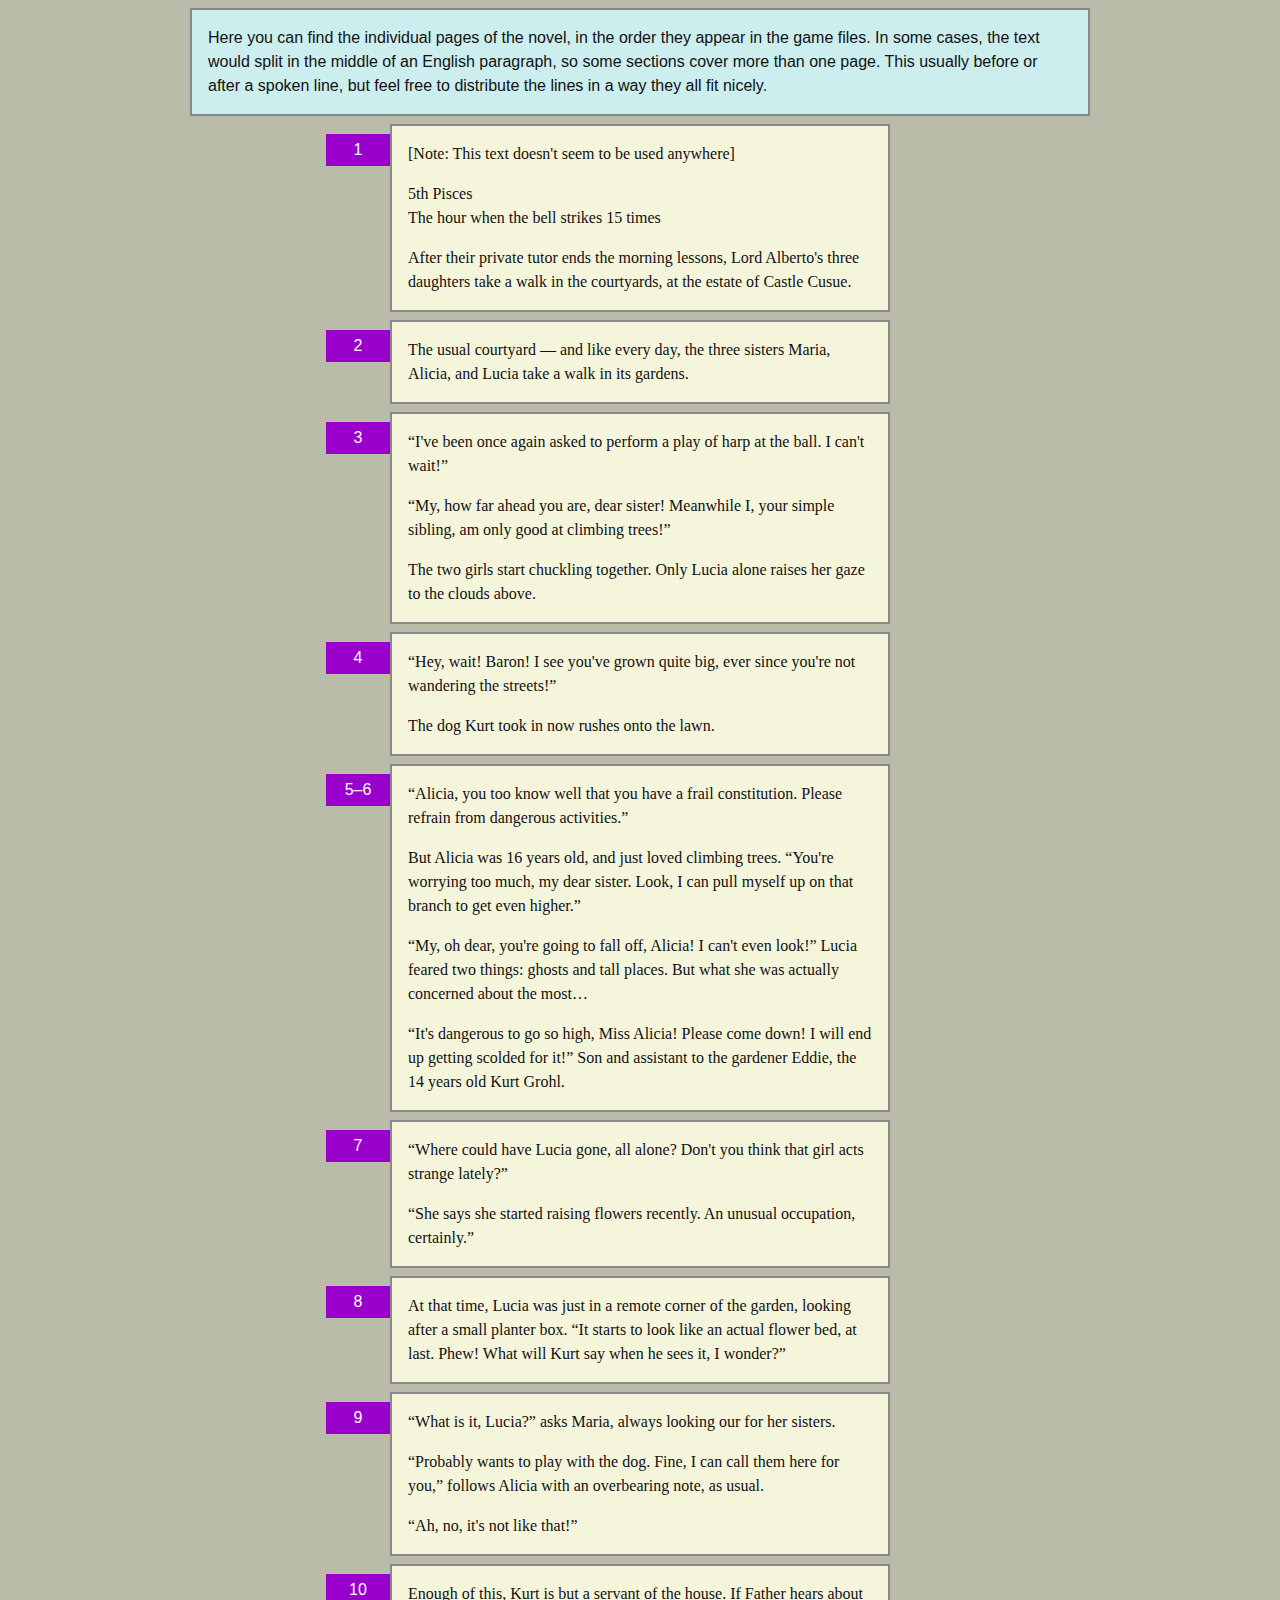
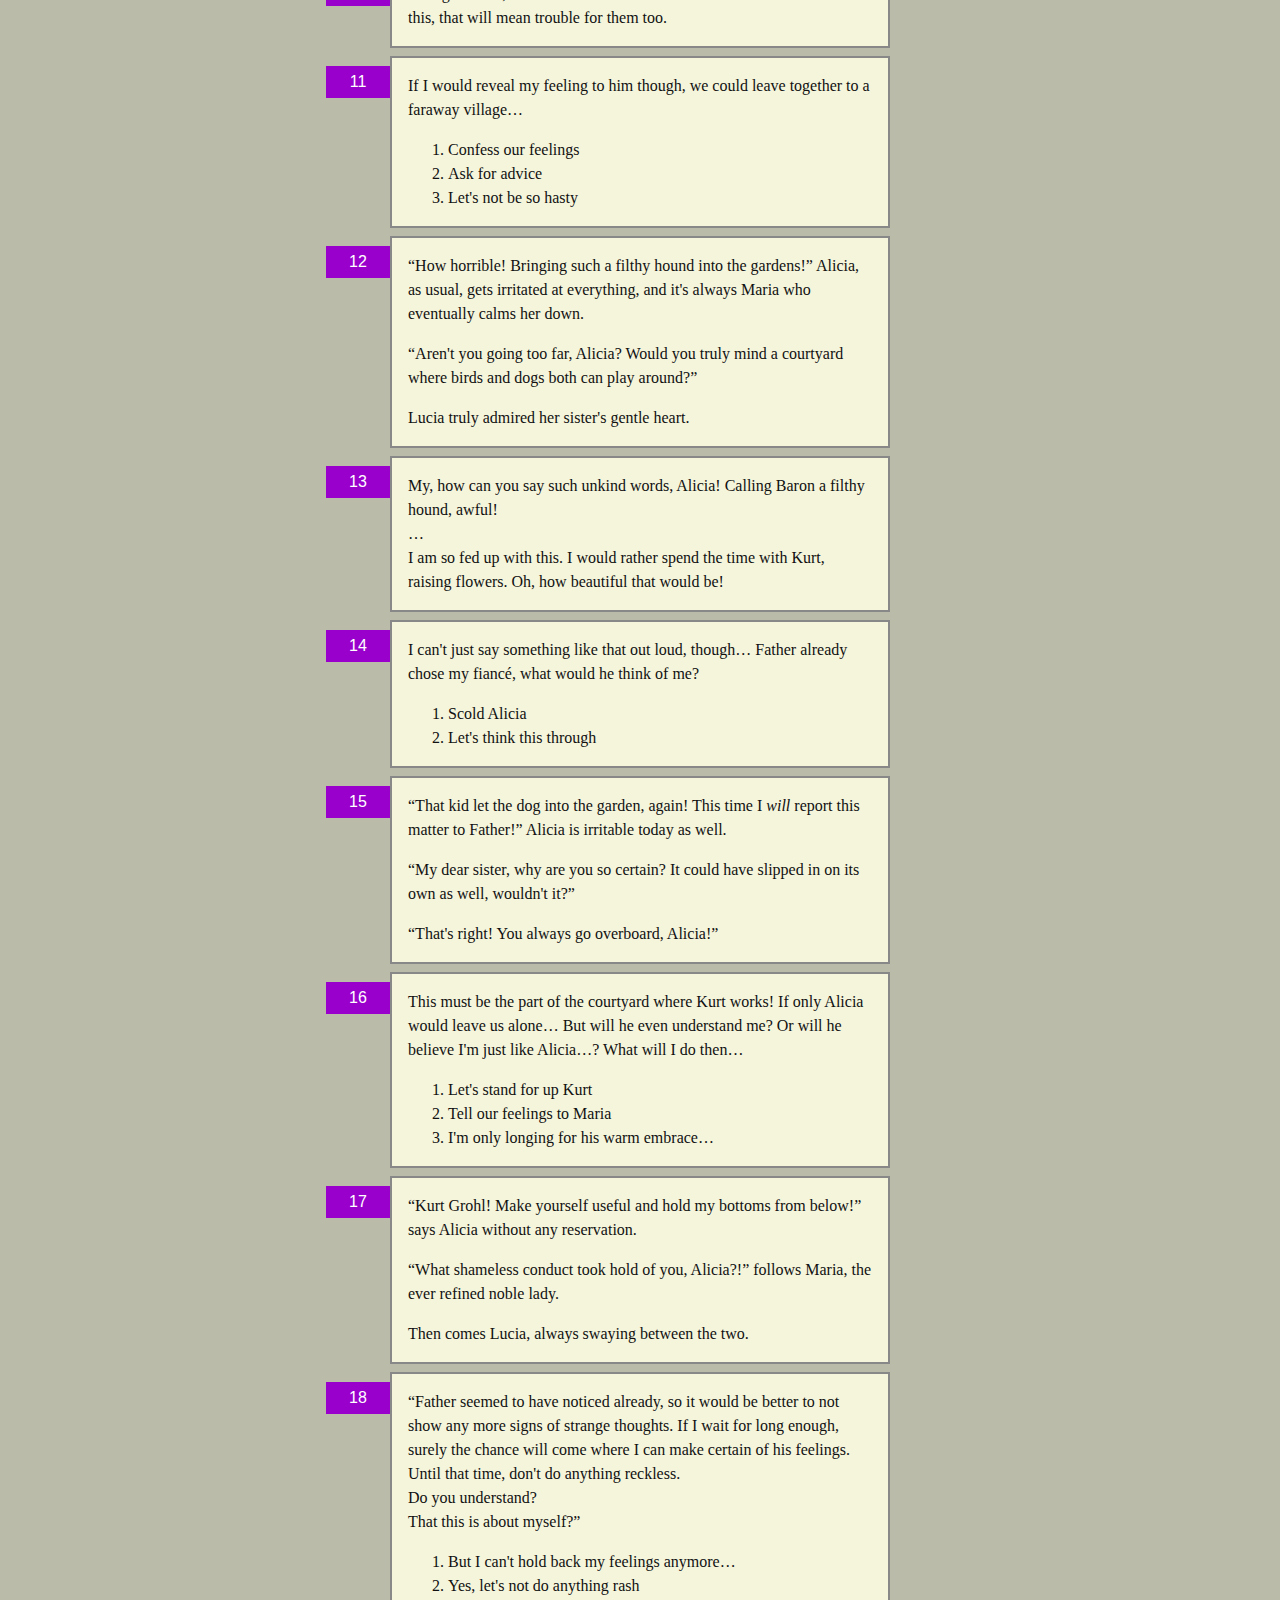
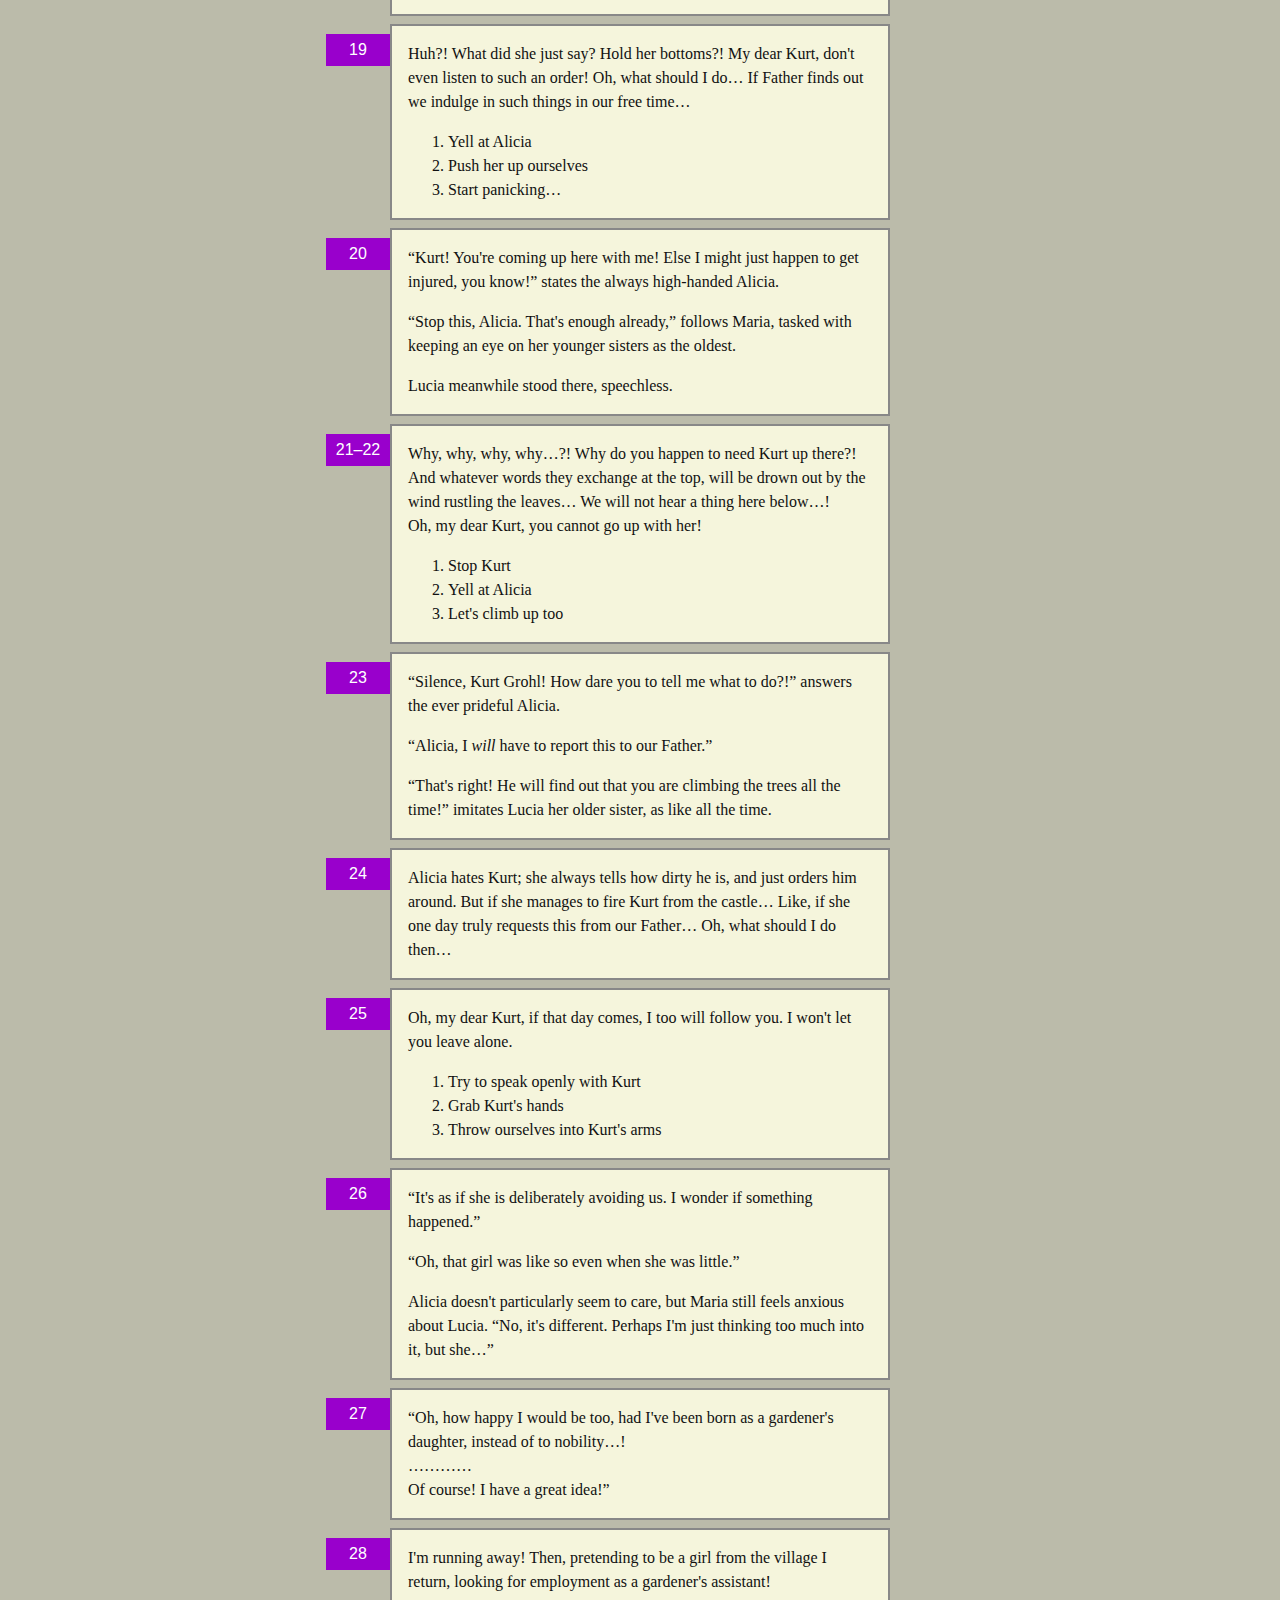
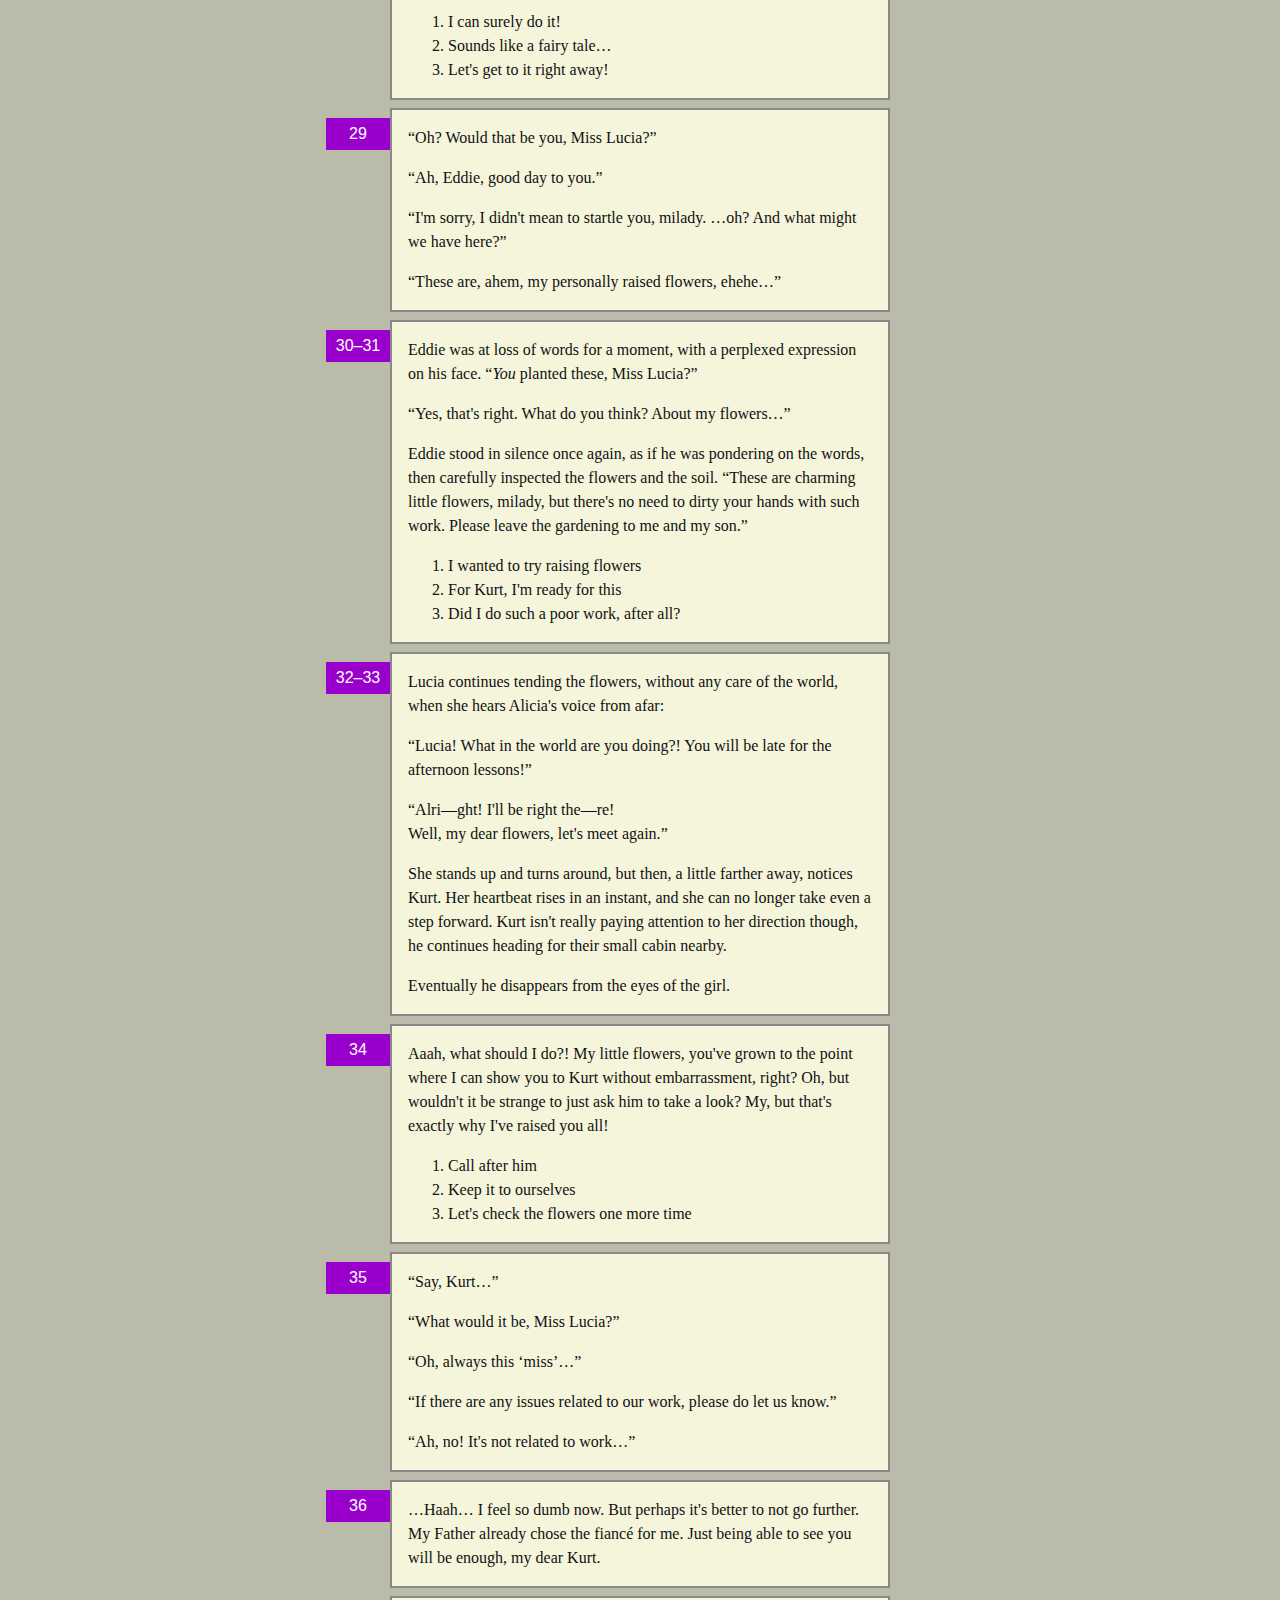
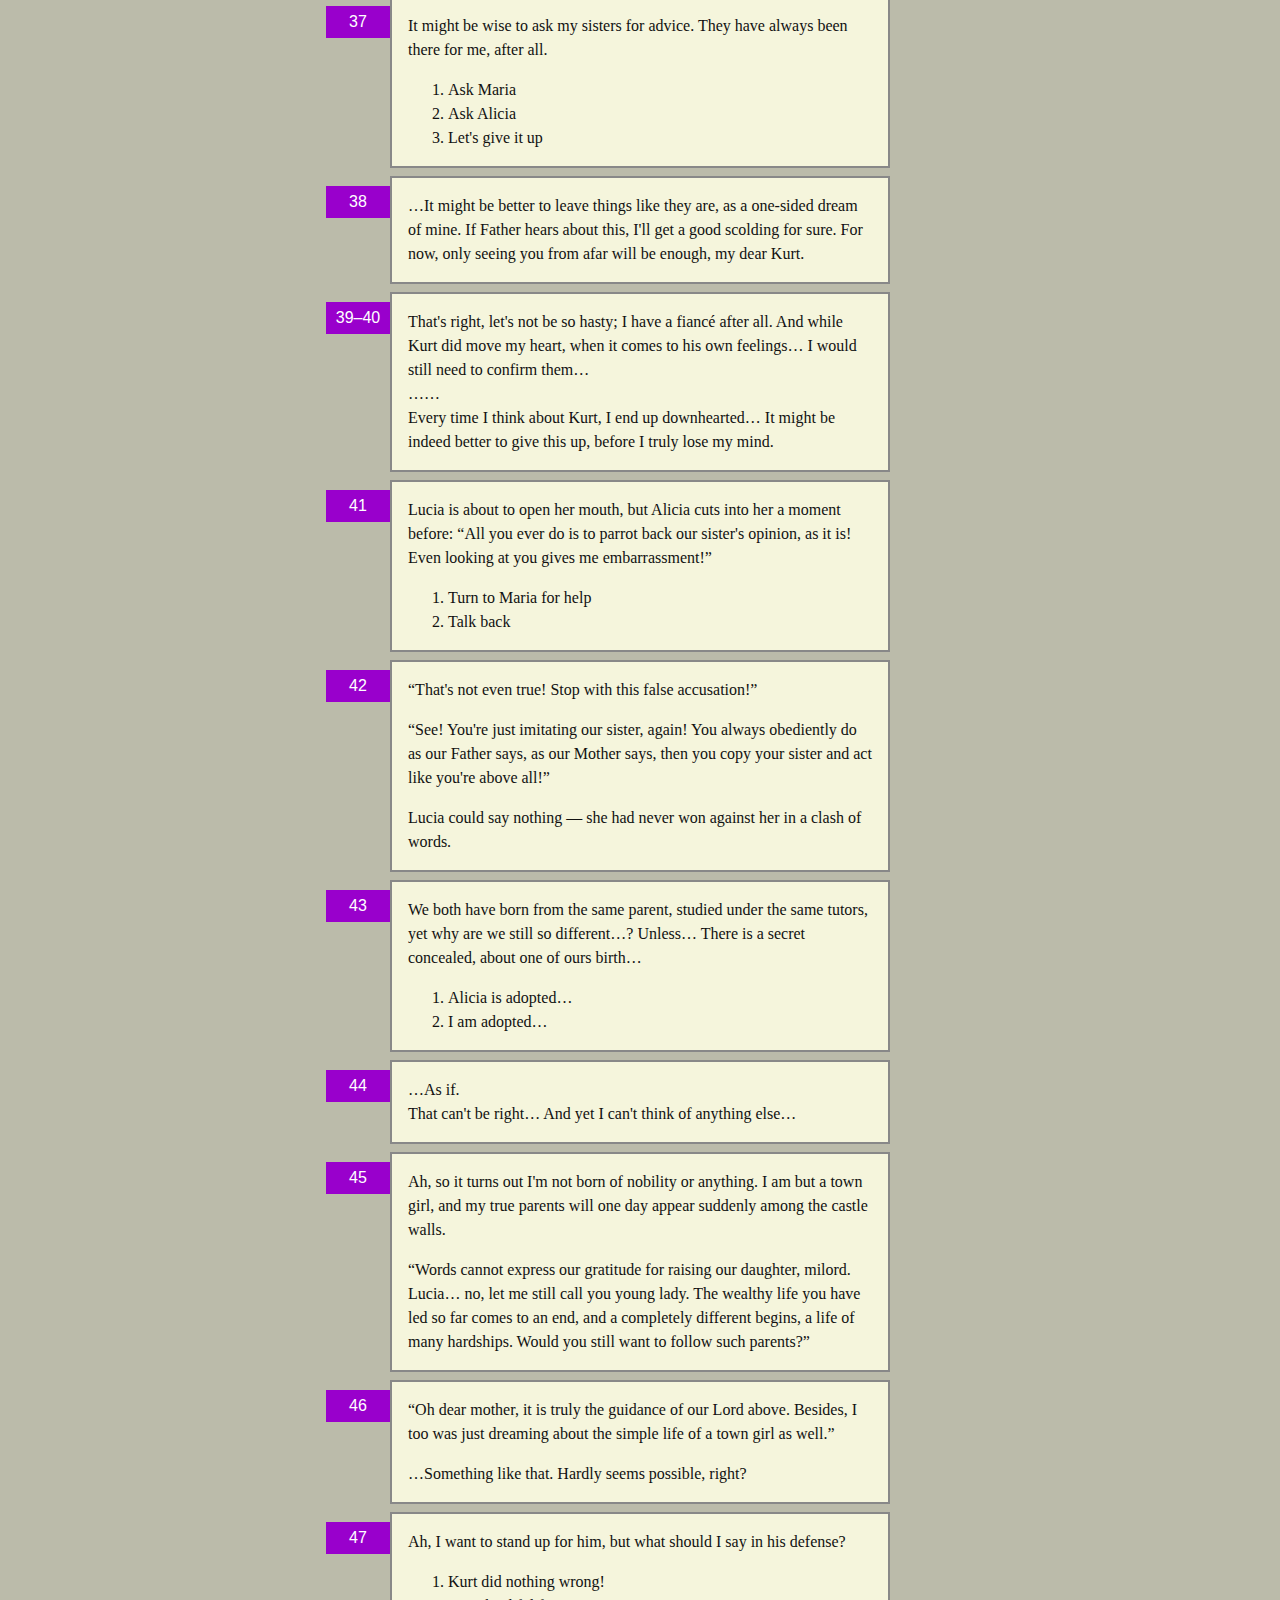
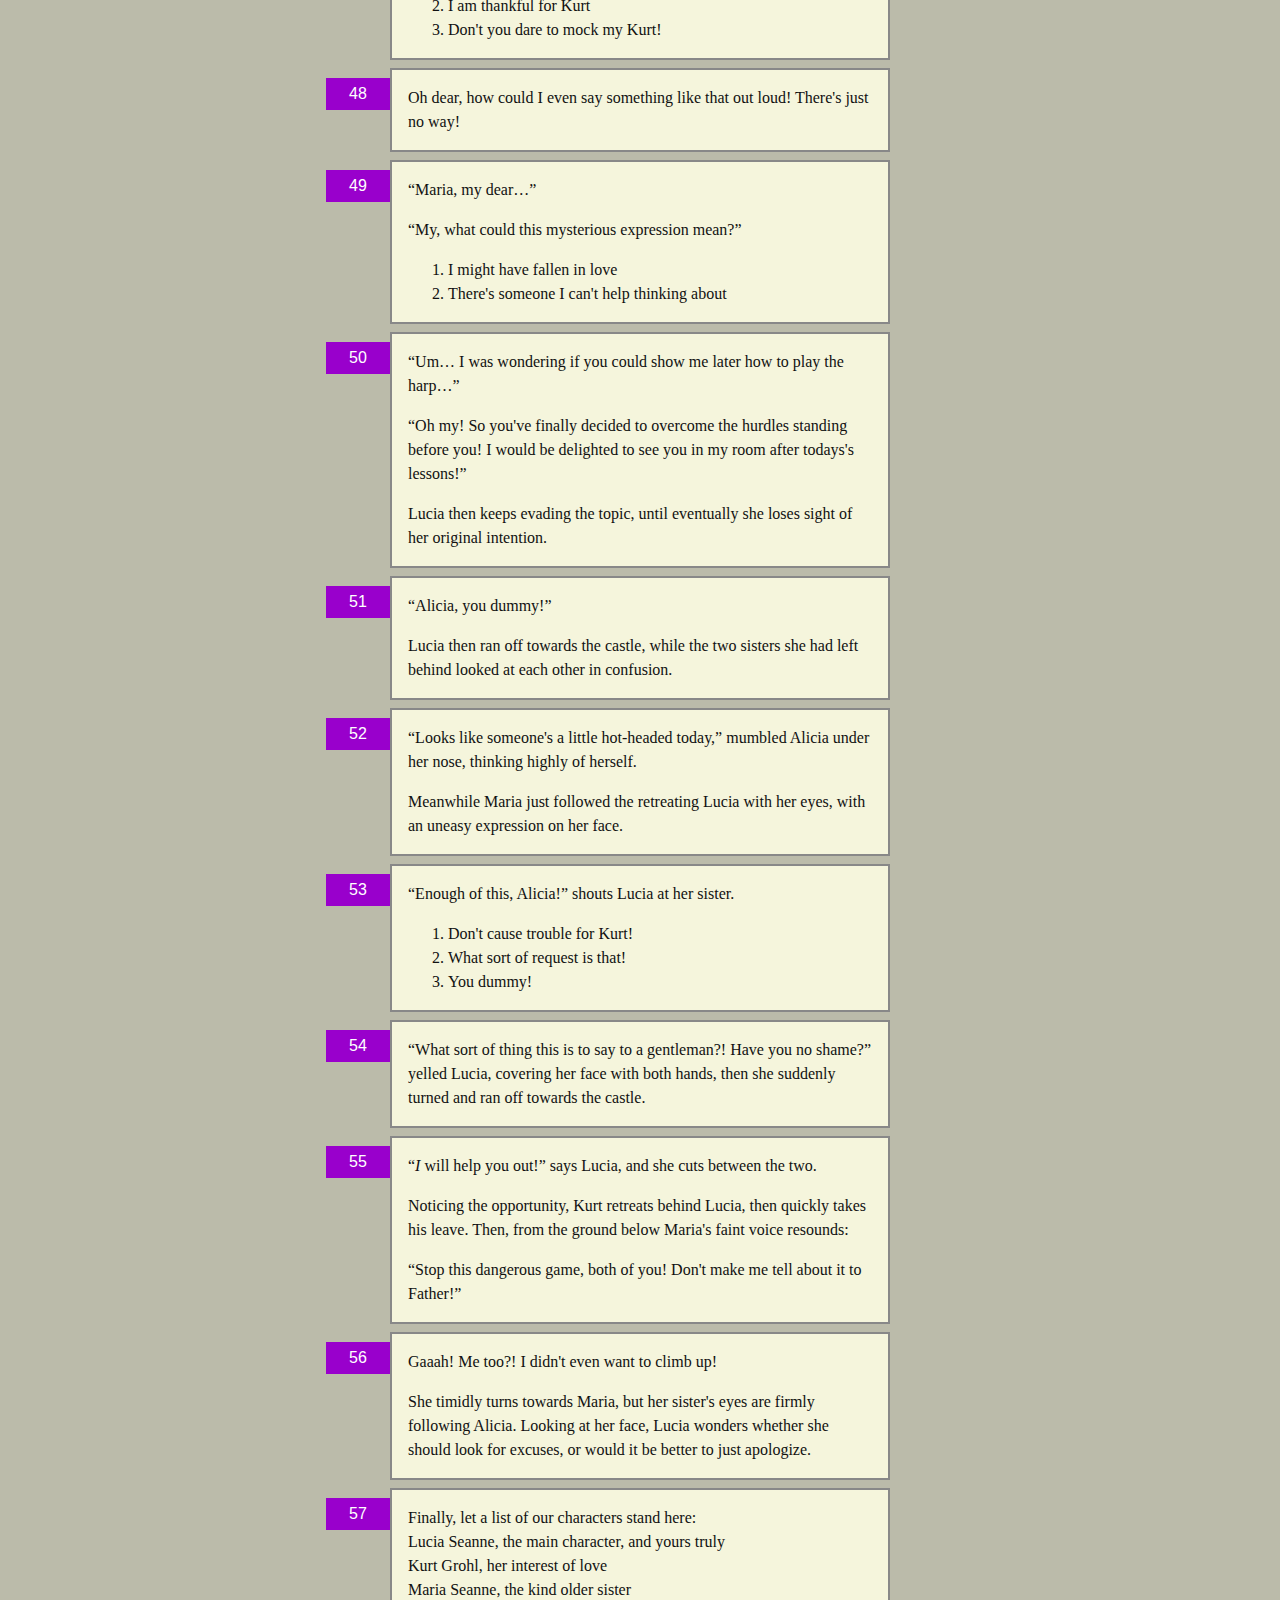
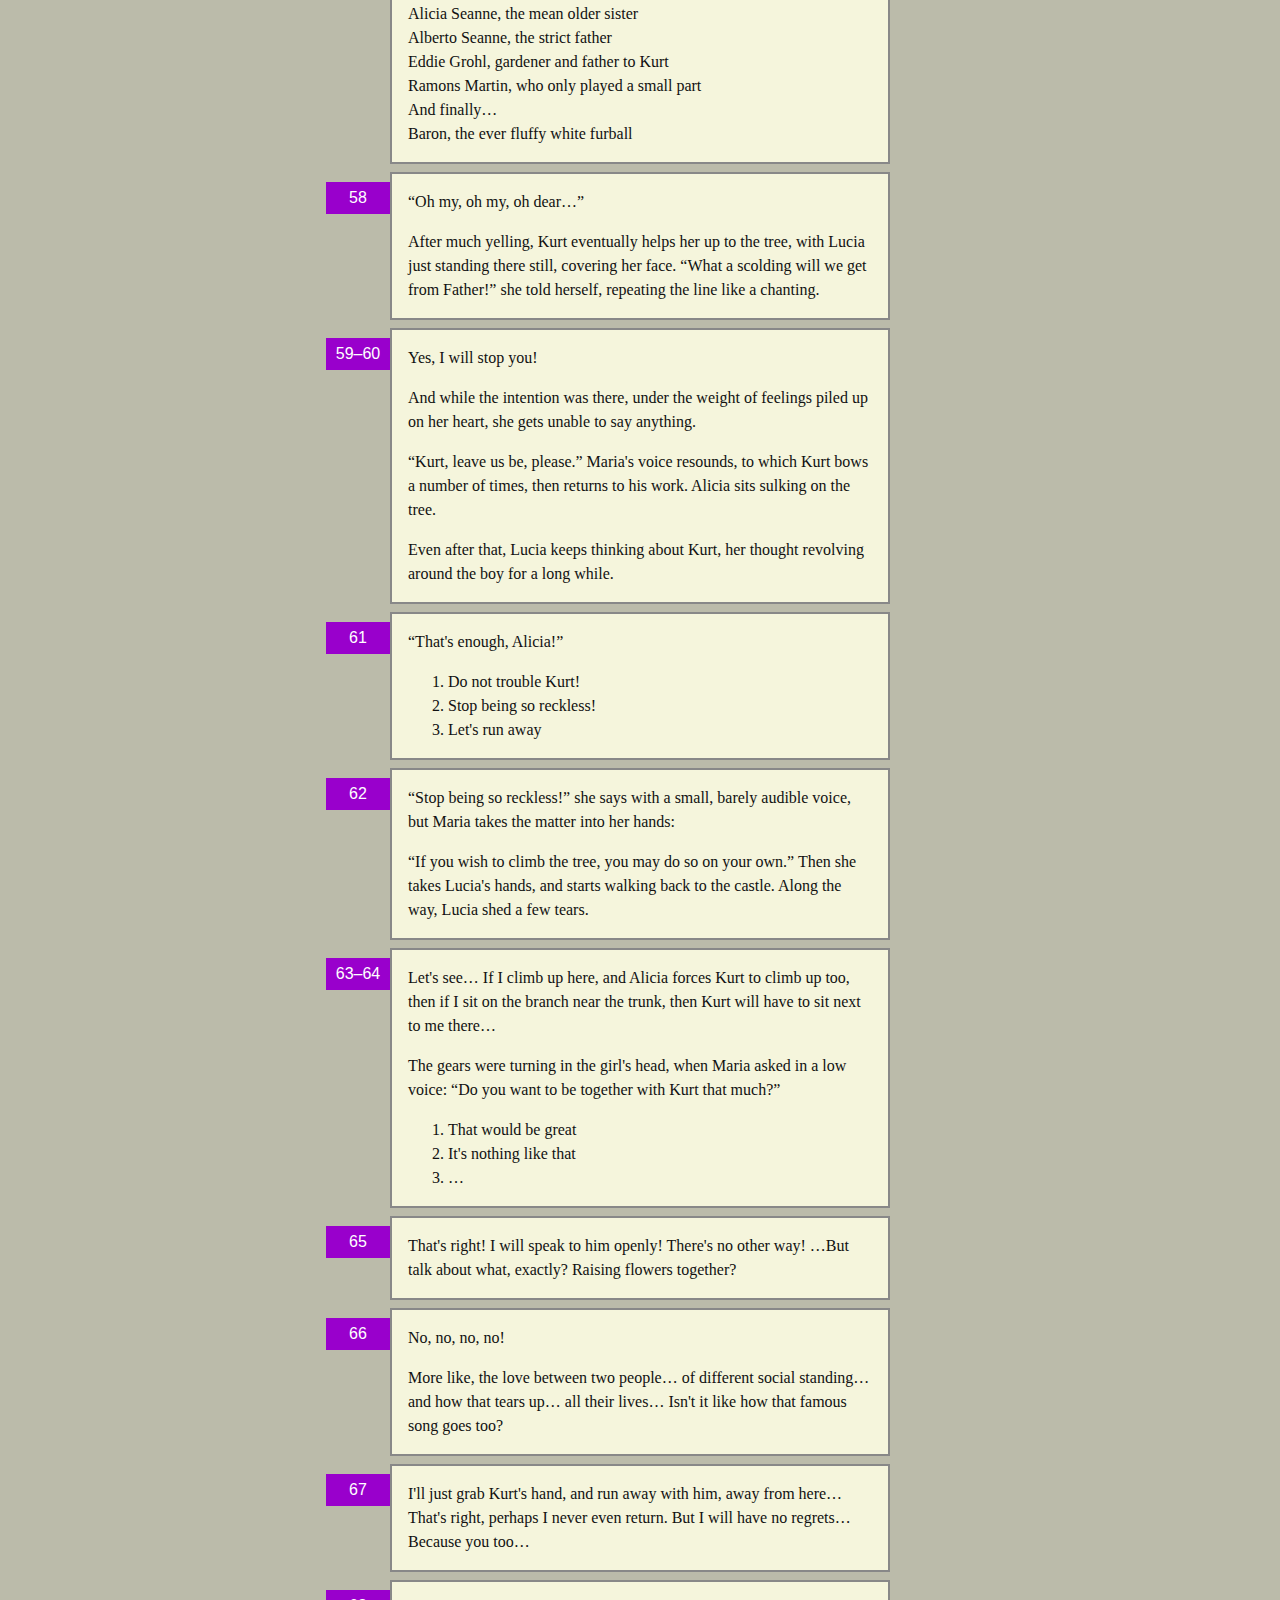
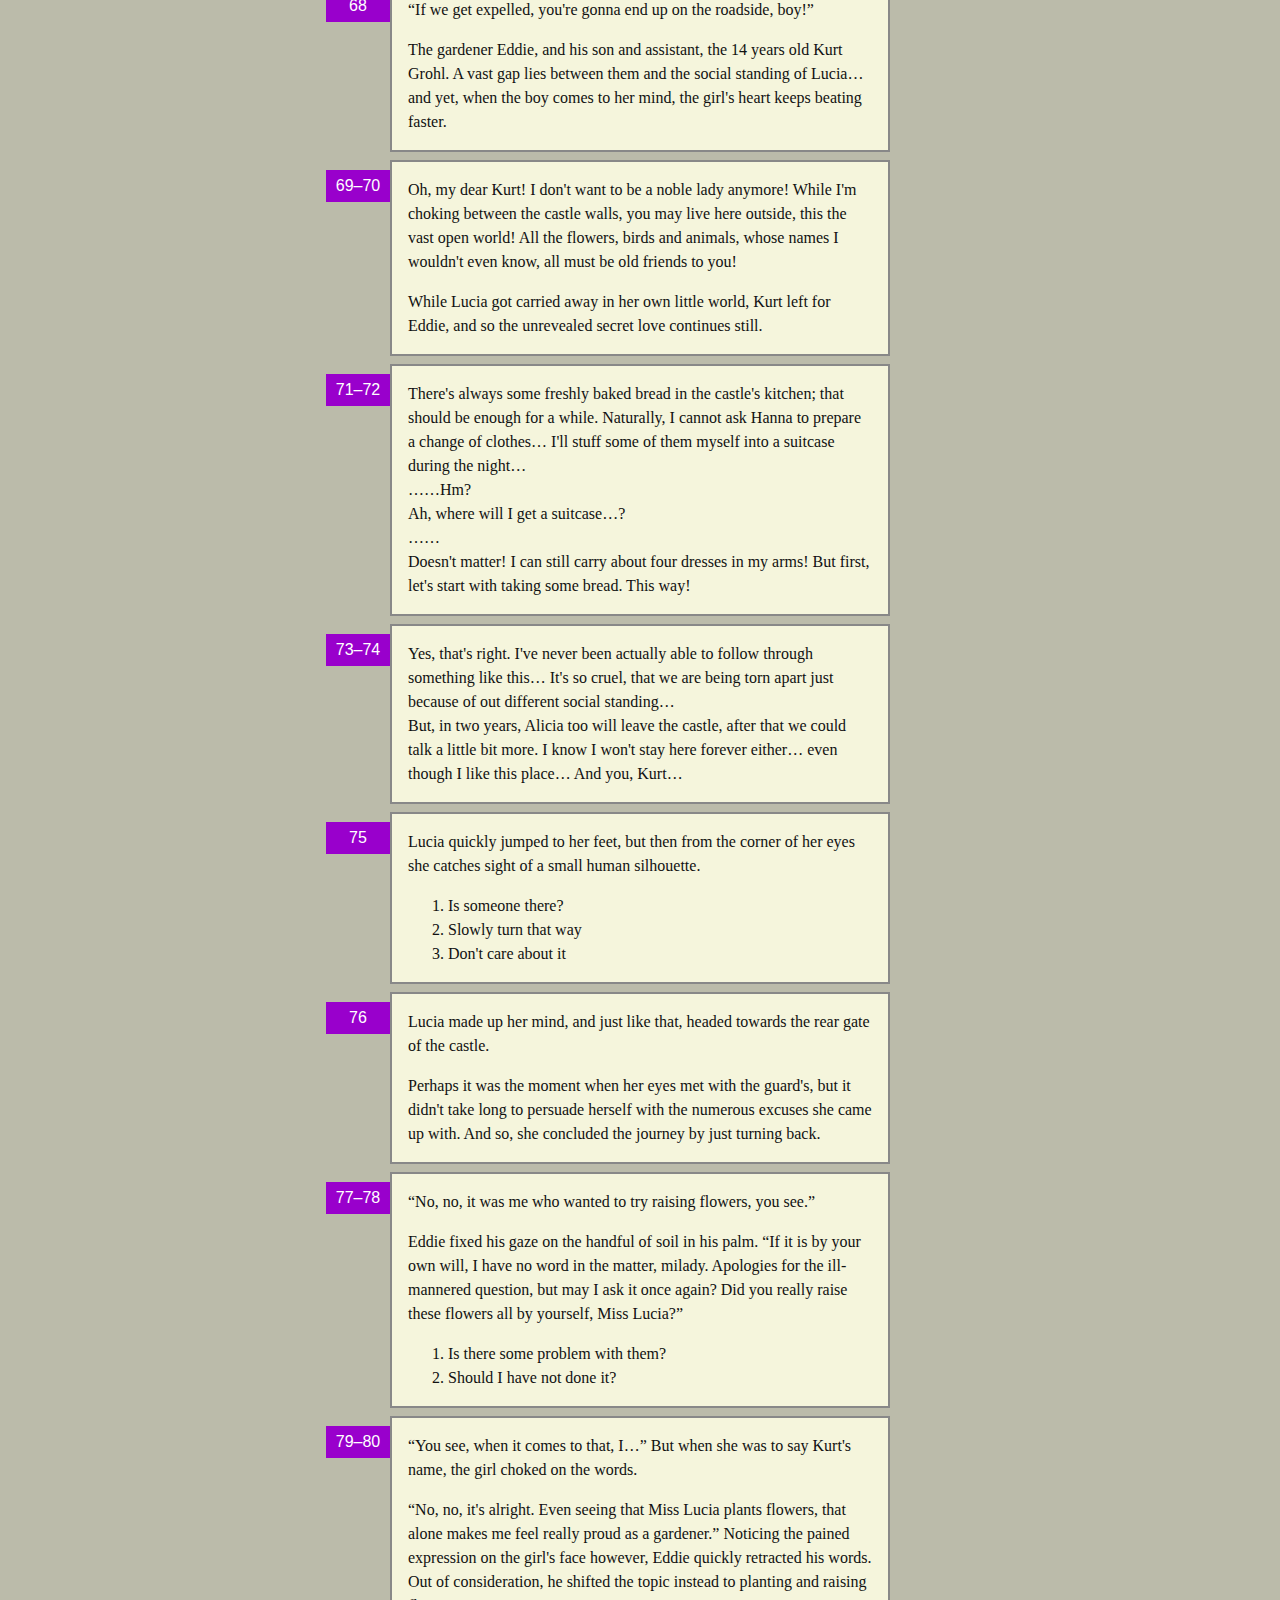
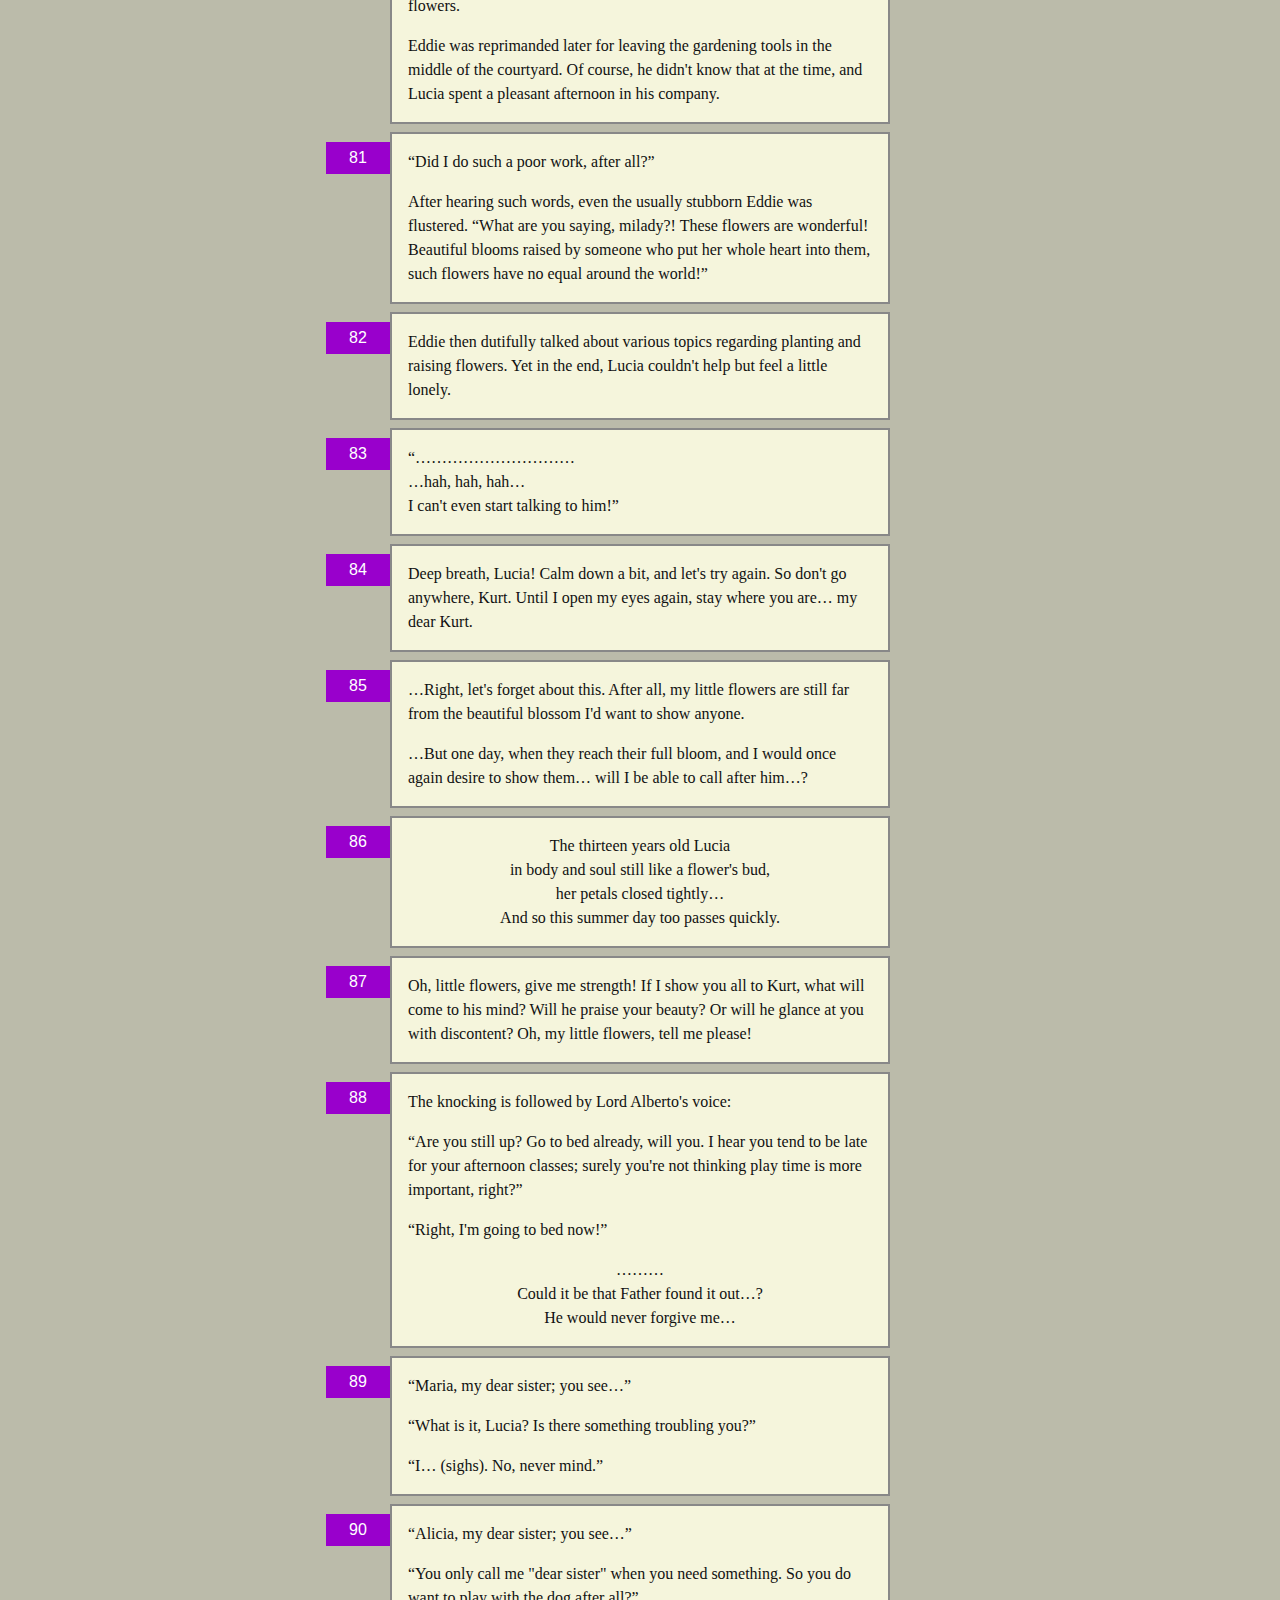
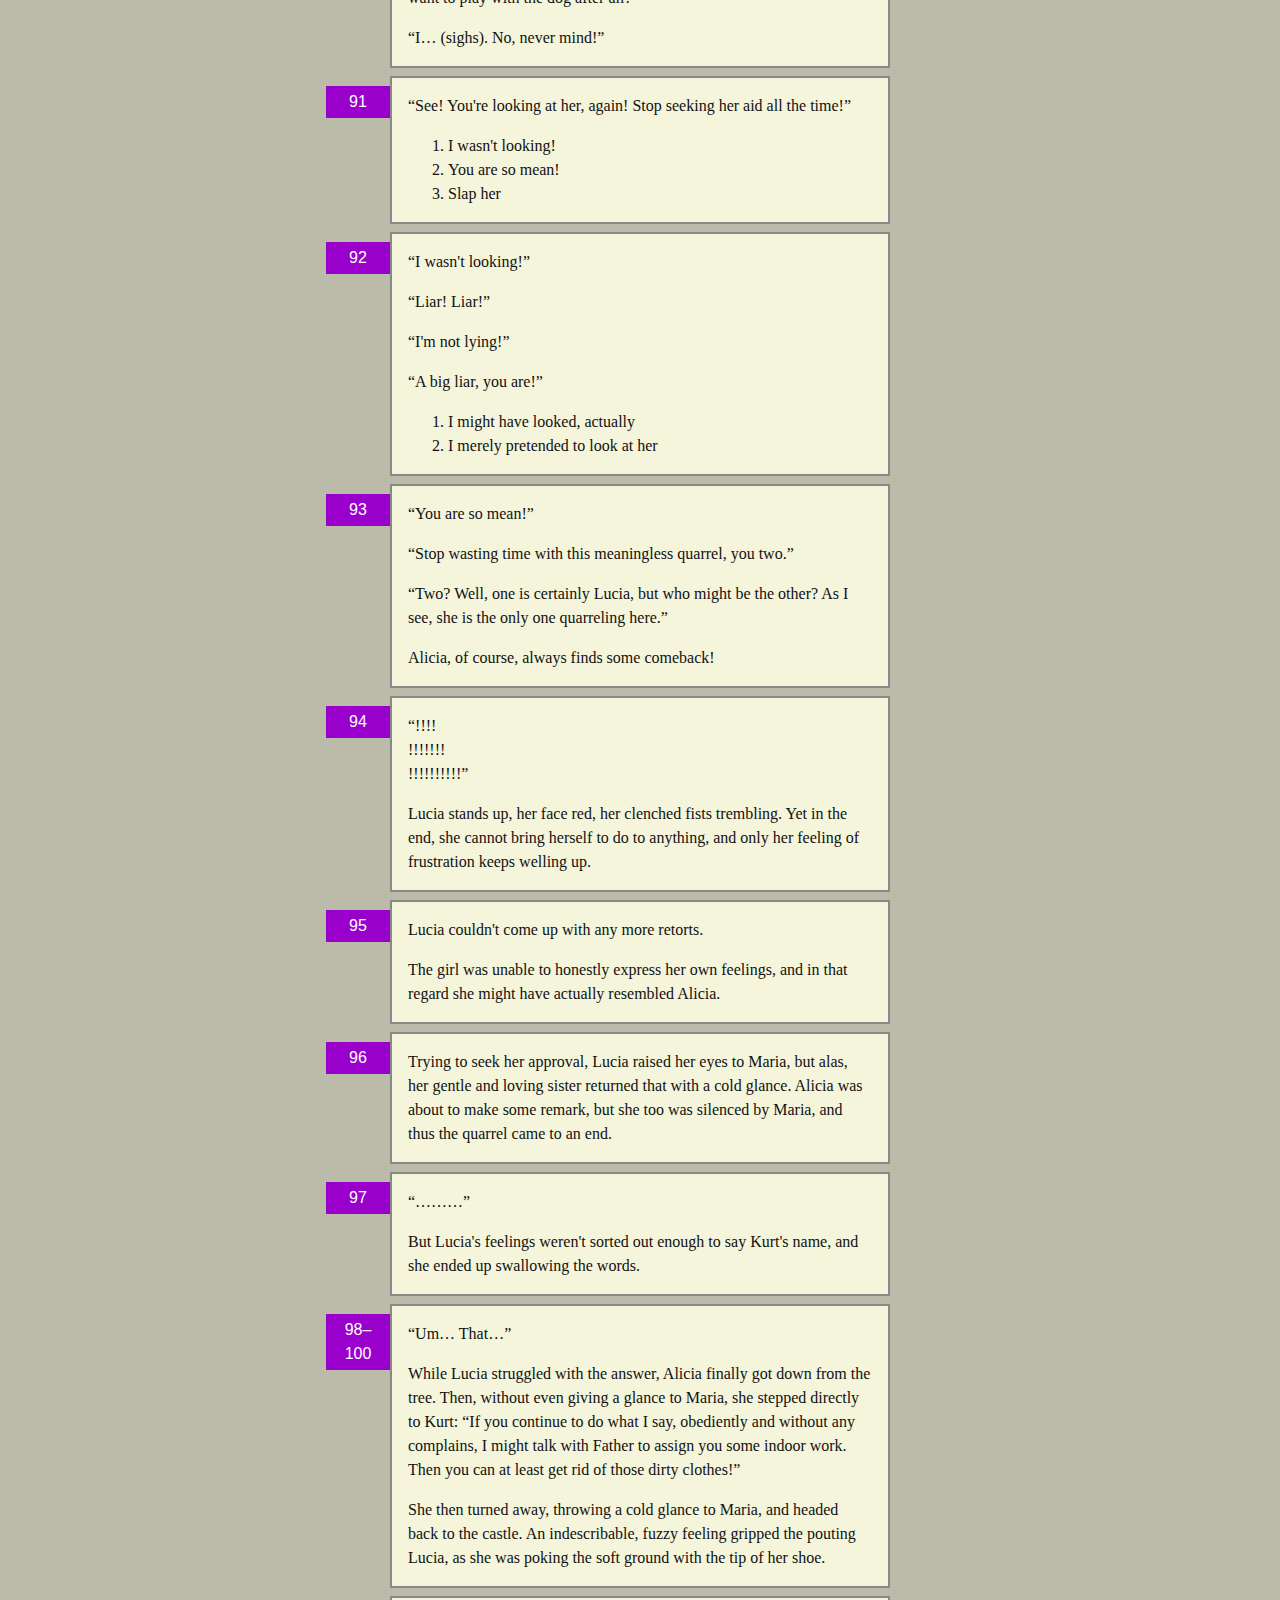
<file: enavia/pages/index.html>
<!DOCTYPE html><html lang="en-US"><head><meta charset="utf-8"><meta content="width=device-width, initial-scale=1, viewport-fit=cover" name="viewport"><script async="async" src="https://www.googletagmanager.com/gtag/js?id=G-XBW7LQY62V"></script><script>window.dataLayer=window.dataLayer||[];function gtag(){dataLayer.push(arguments);}gtag('js',new Date());gtag('config','G-XBW7LQY62V');</script><title>Annals of Enavia – Pages</title><meta content="A side story of Final Fantasy Tactics. An account of Castle Cusue in the land of Enavia; sections of importance are penned in an ancient script, now indecipherable. The story of three sisters is documented within." name="description"><meta content="Mátyás Mustoha" name="author"><link href="../img/enavia-32.png" rel="icon" sizes="32x32" type="image/png"><link href="../img/enavia-48.png" rel="icon" sizes="48x48" type="image/png"><link href="../img/enavia-256.png" rel="icon" sizes="256x256" type="image/png"><link href="../img/enavia-256.png" rel="apple-touch-icon"><link href="https://mmatyas.github.io/fft/enavia/table" rel="canonical"><link href="style.css" rel="stylesheet"><meta content="website" property="og:type"><meta content="https://mmatyas.github.io/fft/enavia/table" property="og:url"><meta content="Annals of Enavia – Pages" property="og:title"><meta content="A side story of Final Fantasy Tactics. An account of Castle Cusue in the land of Enavia; sections of importance are penned in an ancient script, now indecipherable. The story of three sisters is documented within." property="og:description"><meta content="mmatyas.github.io" property="og:site_name"><meta content="en_US" property="og:locale"><meta content="https://mmatyas.github.io/fft/enavia/img/enavia-320.png" property="og:image"><meta content="320" property="og:image:width"><meta content="320" property="og:image:height"><meta content="A picture of the Annals of Enavia from the game" property="og:image:alt"><meta content="summary" property="twitter:card"><meta content="https://mmatyas.github.io/fft/enavia/table" property="twitter:url"><meta content="Annals of Enavia – Pages" property="twitter:title"><meta content="A side story of Final Fantasy Tactics. An account of Castle Cusue in the land of Enavia; sections of importance are penned in an ancient script, now indecipherable. The story of three sisters is documented within." property="twitter:description"><meta content="https://mmatyas.github.io/fft/enavia/img/enavia-320.png" property="twitter:image"><meta content="Mátyás Mustoha" property="twitter:creator"></head><body><header><p>Here you can find the individual pages of the novel, in the order they appear in the game files. In some cases, the text would split in the middle of an English paragraph, so some sections cover more than one page. This usually before or after a spoken line, but feel free to distribute the lines in a way they all fit nicely.</p></header><main><article data-key="1"><p>[Note: This text doesn't seem to be used anywhere]</p><p class='noindent'>5th Pisces<br>The hour when the bell strikes 15 times</p><p>After their private tutor ends the morning lessons, Lord Alberto's three daughters take a walk in the courtyards, at the estate of Castle Cusue.</p><aside>1</aside></article><article data-key="2"><p class='noindent'>The usual courtyard — and like every day, the three sisters Maria, Alicia, and Lucia take a walk in its gardens.</p><aside>2</aside></article><article data-key="3"><p><q>I've been once again asked to perform a play of harp at the ball. I can't wait!</q></p><p><q>My, how far ahead you are, dear sister! Meanwhile I, your simple sibling, am only good at climbing trees!</q></p><p>The two girls start chuckling together. Only Lucia alone raises her gaze to the clouds above.</p><aside>3</aside></article><article data-key="4"><p><q>Hey, wait! Baron! I see you've grown quite big, ever since you're not wandering the streets!</q></p><p>The dog Kurt took in now rushes onto the lawn.</p><aside>4</aside></article><article data-key="5-6"><p><q>Alicia, you too know well that you have a frail constitution. Please refrain from dangerous activities.</q></p><p>But Alicia was 16 years old, and just loved climbing trees. <q>You're worrying too much, my dear sister. Look, I can pull myself up on that branch to get even higher.</q></p><p><q>My, oh dear, you're going to fall off, Alicia! I can't even look!</q> Lucia feared two things: ghosts and tall places. But what she was actually concerned about the most…</p><p><q>It's dangerous to go so high, Miss Alicia! Please come down! I will end up getting scolded for it!</q> Son and assistant to the gardener Eddie, the 14 years old Kurt Grohl.</p><aside>5–6</aside></article><article data-key="7"><p><q>Where could have Lucia gone, all alone? Don't you think that girl acts strange lately?</q></p><p><q>She says she started raising flowers recently. An unusual occupation, certainly.</q></p><aside>7</aside></article><article data-key="8"><p>At that time, Lucia was just in a remote corner of the garden, looking after a small planter box. <q>It starts to look like an actual flower bed, at last. Phew! What will Kurt say when he sees it, I wonder?</q></p><aside>8</aside></article><article data-key="9"><p><q>What is it, Lucia?</q> asks Maria, always looking our for her sisters.</p><p><q>Probably wants to play with the dog. Fine, I can call them here for you,</q> follows Alicia with an overbearing note, as usual.</p><p><q>Ah, no, it's not like that!</q></p><aside>9</aside></article><article data-key="10"><p>Enough of this, Kurt is but a servant of the house. If Father hears about this, that will mean trouble for them too.</p><aside>10</aside></article><article data-key="11"><p>If I would reveal my feeling to him though, we could leave together to a faraway village…</p><ol><li>Confess our feelings</li><li>Ask for advice</li><li>Let's not be so hasty</li></ol><aside>11</aside></article><article data-key="12"><p><q>How horrible! Bringing such a filthy hound into the gardens!</q> Alicia, as usual, gets irritated at everything, and it's always Maria who eventually calms her down.</p><p><q>Aren't you going too far, Alicia? Would you truly mind a courtyard where birds and dogs both can play around?</q></p><p>Lucia truly admired her sister's gentle heart.</p><aside>12</aside></article><article data-key="13"><p>My, how can you say such unkind words, Alicia! Calling Baron a filthy hound, awful!<br>…<br>I am so fed up with this. I would rather spend the time with Kurt, raising flowers. Oh, how beautiful that would be!</p><aside>13</aside></article><article data-key="14"><p>I can't just say something like that out loud, though… Father already chose my fiancé, what would he think of me?</p><ol><li>Scold Alicia</li><li>Let's think this through</li></ol><aside>14</aside></article><article data-key="15"><p><q>That kid let the dog into the garden, again! This time I <span class='italic'>will</span> report this matter to Father!</q> Alicia is irritable today as well.</p><p><q>My dear sister, why are you so certain? It could have slipped in on its own as well, wouldn't it?</q></p><p><q>That's right! You always go overboard, Alicia!</q></p><aside>15</aside></article><article data-key="16"><p class='monologue'>This must be the part of the courtyard where Kurt works! If only Alicia would leave us alone… But will he even understand me? Or will he believe I'm just like Alicia…? What will I do then…</p><ol><li>Let's stand for up Kurt</li><li>Tell our feelings to Maria</li><li>I'm only longing for his warm embrace…</li></ol><aside>16</aside></article><article data-key="17"><p><q>Kurt Grohl! Make yourself useful and hold my bottoms from below!</q> says Alicia without any reservation.</p><p><q>What shameless conduct took hold of you, Alicia?!</q> follows Maria, the ever refined noble lady.</p><p>Then comes Lucia, always swaying between the two.</p><aside>17</aside></article><article data-key="18"><p><q>Father seemed to have noticed already, so it would be better to not show any more signs of strange thoughts. If I wait for long enough, surely the chance will come where I can make certain of his feelings. Until that time, don't do anything reckless.<br>Do you understand?<br>That this is about myself?</q></p><ol><li>But I can't hold back my feelings anymore…</li><li>Yes, let's not do anything rash</li></ol><aside>18</aside></article><article data-key="19"><p class='monologue'>Huh?! What did she just say? Hold her bottoms?! My dear Kurt, don't even listen to such an order! Oh, what should I do… If Father finds out we indulge in such things in our free time…</p><ol><li>Yell at Alicia</li><li>Push her up ourselves</li><li>Start panicking…</li></ol><aside>19</aside></article><article data-key="20"><p><q>Kurt! You're coming up here with me! Else I might just happen to get injured, you know!</q> states the always high-handed Alicia.</p><p><q>Stop this, Alicia. That's enough already,</q> follows Maria, tasked with keeping an eye on her younger sisters as the oldest.</p><p>Lucia meanwhile stood there, speechless.</p><aside>20</aside></article><article data-key="21-22"><p class='monologue'>Why, why, why, why…?! Why do you happen to need Kurt up there?! And whatever words they exchange at the top, will be drown out by the wind rustling the leaves… We will not hear a thing here below…!<br>Oh, my dear Kurt, you cannot go up with her!</p><ol><li>Stop Kurt</li><li>Yell at Alicia</li><li>Let's climb up too</li></ol><aside>21–22</aside></article><article data-key="23"><p><q>Silence, Kurt Grohl! How dare you to tell me what to do?!</q> answers the ever prideful Alicia.</p><p><q>Alicia, I <span class='italic'>will</span> have to report this to our Father.</q></p><p><q>That's right! He will find out that you are climbing the trees all the time!</q> imitates Lucia her older sister, as like all the time.</p><aside>23</aside></article><article data-key="24"><p>Alicia hates Kurt; she always tells how dirty he is, and just orders him around. But if she manages to fire Kurt from the castle… Like, if she one day truly requests this from our Father… Oh, what should I do then…</p><aside>24</aside></article><article data-key="25"><p>Oh, my dear Kurt, if that day comes, I too will follow you. I won't let you leave alone.</p><ol><li>Try to speak openly with Kurt</li><li>Grab Kurt's hands</li><li>Throw ourselves into Kurt's arms</li></ol><aside>25</aside></article><article data-key="26"><p><q>It's as if she is deliberately avoiding us. I wonder if something happened.</q></p><p><q>Oh, that girl was like so even when she was little.</q></p><p>Alicia doesn't particularly seem to care, but Maria still feels anxious about Lucia. <q>No, it's different. Perhaps I'm just thinking too much into it, but she…</q></p><aside>26</aside></article><article data-key="27"><p><q>Oh, how happy I would be too, had I've been born as a gardener's daughter, instead of to nobility…!<br>…………<br>Of course! I have a great idea!</q></p><aside>27</aside></article><article data-key="28"><p class='monologue'>I'm running away! Then, pretending to be a girl from the village I return, looking for employment as a gardener's assistant!</p><ol><li>I can surely do it!</li><li>Sounds like a fairy tale…</li><li>Let's get to it right away!</li></ol><aside>28</aside></article><article data-key="29"><p><q>Oh? Would that be you, Miss Lucia?</q></p><p><q>Ah, Eddie, good day to you.</q></p><p><q>I'm sorry, I didn't mean to startle you, milady. …oh? And what might we have here?</q></p><p><q>These are, ahem, my personally raised flowers, ehehe…</q></p><aside>29</aside></article><article data-key="30-31"><p>Eddie was at loss of words for a moment, with a perplexed expression on his face. <q><span class='italic'>You</span> planted these, Miss Lucia?</q></p><p><q>Yes, that's right. What do you think? About my flowers…</q></p><p>Eddie stood in silence once again, as if he was pondering on the words, then carefully inspected the flowers and the soil. <q>These are charming little flowers, milady, but there's no need to dirty your hands with such work. Please leave the gardening to me and my son.</q></p><ol><li>I wanted to try raising flowers</li><li>For Kurt, I'm ready for this</li><li>Did I do such a poor work, after all?</li></ol><aside>30–31</aside></article><article data-key="32-33"><p>Lucia continues tending the flowers, without any care of the world, when she hears Alicia's voice from afar:</p><p><q>Lucia! What in the world are you doing?! You will be late for the afternoon lessons!</q></p><p><q>Alri—ght! I'll be right the—re!<br>Well, my dear flowers, let's meet again.</q></p><p>She stands up and turns around, but then, a little farther away, notices Kurt. Her heartbeat rises in an instant, and she can no longer take even a step forward. Kurt isn't really paying attention to her direction though, he continues heading for their small cabin nearby.</p><p>Eventually he disappears from the eyes of the girl.</p><aside>32–33</aside></article><article data-key="34"><p class='monologue'>Aaah, what should I do?! My little flowers, you've grown to the point where I can show you to Kurt without embarrassment, right? Oh, but wouldn't it be strange to just ask him to take a look? My, but that's exactly why I've raised you all!</p><ol><li>Call after him</li><li>Keep it to ourselves</li><li>Let's check the flowers one more time</li></ol><aside>34</aside></article><article data-key="35"><p><q>Say, Kurt…</q></p><p><q>What would it be, Miss Lucia?</q></p><p><q>Oh, always this <q>miss</q>…</q></p><p><q>If there are any issues related to our work, please do let us know.</q></p><p><q>Ah, no! It's not related to work…</q></p><aside>35</aside></article><article data-key="36"><p class='monologue'>…Haah… I feel so dumb now. But perhaps it's better to not go further. My Father already chose the fiancé for me. Just being able to see you will be enough, my dear Kurt.</p><aside>36</aside></article><article data-key="37"><p class='monologue'>It might be wise to ask my sisters for advice. They have always been there for me, after all.</p><ol><li>Ask Maria</li><li>Ask Alicia</li><li>Let's give it up</li></ol><aside>37</aside></article><article data-key="38"><p class='monologue'>…It might be better to leave things like they are, as a one-sided dream of mine. If Father hears about this, I'll get a good scolding for sure. For now, only seeing you from afar will be enough, my dear Kurt.</p><aside>38</aside></article><article data-key="39-40"><p>That's right, let's not be so hasty; I have a fiancé after all. And while Kurt did move my heart, when it comes to his own feelings… I would still need to confirm them…<br>……<br>Every time I think about Kurt, I end up downhearted… It might be indeed better to give this up, before I truly lose my mind.</p><aside>39–40</aside></article><article data-key="41"><p>Lucia is about to open her mouth, but Alicia cuts into her a moment before: <q>All you ever do is to parrot back our sister's opinion, as it is! Even looking at you gives me embarrassment!</q></p><ol><li>Turn to Maria for help</li><li>Talk back</li></ol><aside>41</aside></article><article data-key="42"><p><q>That's not even true! Stop with this false accusation!</q></p><p><q>See! You're just imitating our sister, again! You always obediently do as our Father says, as our Mother says, then you copy your sister and act like you're above all!</q></p><p>Lucia could say nothing — she had never won against her in a clash of words.</p><aside>42</aside></article><article data-key="43"><p class='monologue'>We both have born from the same parent, studied under the same tutors, yet why are we still so different…? Unless… There is a secret concealed, about one of ours birth…</p><ol><li>Alicia is adopted…</li><li>I am adopted…</li></ol><aside>43</aside></article><article data-key="44"><p class='monologue'>…As if.<br>That can't be right… And yet I can't think of anything else…</p><aside>44</aside></article><article data-key="45"><p>Ah, so it turns out I'm not born of nobility or anything. I am but a town girl, and my true parents will one day appear suddenly among the castle walls.</p><p><q>Words cannot express our gratitude for raising our daughter, milord. Lucia… no, let me still call you young lady. The wealthy life you have led so far comes to an end, and a completely different begins, a life of many hardships. Would you still want to follow such parents?</q></p><aside>45</aside></article><article data-key="46"><p><q>Oh dear mother, it is truly the guidance of our Lord above. Besides, I too was just dreaming about the simple life of a town girl as well.</q></p><p>…Something like that. Hardly seems possible, right?</p><aside>46</aside></article><article data-key="47"><p class='monologue'>Ah, I want to stand up for him, but what should I say in his defense?</p><ol><li>Kurt did nothing wrong!</li><li>I am thankful for Kurt</li><li>Don't you dare to mock my Kurt!</li></ol><aside>47</aside></article><article data-key="48"><p class='monologue'>Oh dear, how could I even say something like that out loud! There's just no way!</p><aside>48</aside></article><article data-key="49"><p><q>Maria, my dear…</q></p><p><q>My, what could this mysterious expression mean?</q></p><ol><li>I might have fallen in love</li><li>There's someone I can't help thinking about</li></ol><aside>49</aside></article><article data-key="50"><p><q>Um… I was wondering if you could show me later how to play the harp…</q></p><p><q>Oh my! So you've finally decided to overcome the hurdles standing before you! I would be delighted to see you in my room after todays's lessons!</q></p><p>Lucia then keeps evading the topic, until eventually she loses sight of her original intention.</p><aside>50</aside></article><article data-key="51"><p><q>Alicia, you dummy!</q></p><p>Lucia then ran off towards the castle, while the two sisters she had left behind looked at each other in confusion.</p><aside>51</aside></article><article data-key="52"><p><q>Looks like someone's a little hot-headed today,</q> mumbled Alicia under her nose, thinking highly of herself.</p><p>Meanwhile Maria just followed the retreating Lucia with her eyes, with an uneasy expression on her face.</p><aside>52</aside></article><article data-key="53"><p><q>Enough of this, Alicia!</q> shouts Lucia at her sister.</p><ol><li>Don't cause trouble for Kurt!</li><li>What sort of request is that!</li><li>You dummy!</li></ol><aside>53</aside></article><article data-key="54"><p><q>What sort of thing this is to say to a gentleman?! Have you no shame?</q> yelled Lucia, covering her face with both hands, then she suddenly turned and ran off towards the castle.</p><aside>54</aside></article><article data-key="55"><p><q><span class='italic'>I</span> will help you out!</q> says Lucia, and she cuts between the two.</p><p>Noticing the opportunity, Kurt retreats behind Lucia, then quickly takes his leave. Then, from the ground below Maria's faint voice resounds:</p><p><q>Stop this dangerous game, both of you! Don't make me tell about it to Father!</q></p><aside>55</aside></article><article data-key="56"><p class='monologue'>Gaaah! Me too?! I didn't even want to climb up!</p><p>She timidly turns towards Maria, but her sister's eyes are firmly following Alicia. Looking at her face, Lucia wonders whether she should look for excuses, or would it be better to just apologize.</p><aside>56</aside></article><article data-key="57"><p class='noindent'>Finally, let a list of our characters stand here:<br>Lucia Seanne, the main character, and yours truly<br>Kurt Grohl, her interest of love<br>Maria Seanne, the kind older sister<br>Alicia Seanne, the mean older sister<br>Alberto Seanne, the strict father<br>Eddie Grohl, gardener and father to Kurt<br>Ramons Martin, who only played a small part<br>And finally…<br>Baron, the ever fluffy white furball</p><aside>57</aside></article><article data-key="58"><p><q>Oh my, oh my, oh dear…</q></p><p>After much yelling, Kurt eventually helps her up to the tree, with Lucia just standing there still, covering her face. <q>What a scolding will we get from Father!</q> she told herself, repeating the line like a chanting.</p><aside>58</aside></article><article data-key="59-60"><p class='monologue'>Yes, I will stop you!</p><p>And while the intention was there, under the weight of feelings piled up on her heart, she gets unable to say anything.</p><p><q>Kurt, leave us be, please.</q> Maria's voice resounds, to which Kurt bows a number of times, then returns to his work. Alicia sits sulking on the tree.</p><p>Even after that, Lucia keeps thinking about Kurt, her thought revolving around the boy for a long while.</p><aside>59–60</aside></article><article data-key="61"><p><q>That's enough, Alicia!</q></p><ol><li>Do not trouble Kurt!</li><li>Stop being so reckless!</li><li>Let's run away</li></ol><aside>61</aside></article><article data-key="62"><p><q>Stop being so reckless!</q> she says with a small, barely audible voice, but Maria takes the matter into her hands:</p><p><q>If you wish to climb the tree, you may do so on your own.</q> Then she takes Lucia's hands, and starts walking back to the castle. Along the way, Lucia shed a few tears.</p><aside>62</aside></article><article data-key="63-64"><p class='monologue'>Let's see… If I climb up here, and Alicia forces Kurt to climb up too, then if I sit on the branch near the trunk, then Kurt will have to sit next to me there…</p><p>The gears were turning in the girl's head, when Maria asked in a low voice: <q>Do you want to be together with Kurt that much?</q></p><ol><li>That would be great</li><li>It's nothing like that</li><li>…</li></ol><aside>63–64</aside></article><article data-key="65"><p>That's right! I will speak to him openly! There's no other way! …But talk about what, exactly? Raising flowers together?</p><aside>65</aside></article><article data-key="66"><p>No, no, no, no!</p><p>More like, the love between two people… of different social standing… and how that tears up… all their lives… Isn't it like how that famous song goes too?</p><aside>66</aside></article><article data-key="67"><p class='monologue'>I'll just grab Kurt's hand, and run away with him, away from here… That's right, perhaps I never even return. But I will have no regrets… Because you too…</p><aside>67</aside></article><article data-key="68"><p><q>If we get expelled, you're gonna end up on the roadside, boy!</q></p><p>The gardener Eddie, and his son and assistant, the 14 years old Kurt Grohl. A vast gap lies between them and the social standing of Lucia… and yet, when the boy comes to her mind, the girl's heart keeps beating faster.</p><aside>68</aside></article><article data-key="69-70"><p class='monologue'>Oh, my dear Kurt! I don't want to be a noble lady anymore! While I'm choking between the castle walls, you may live here outside, this the vast open world! All the flowers, birds and animals, whose names I wouldn't even know, all must be old friends to you!</p><p>While Lucia got carried away in her own little world, Kurt left for Eddie, and so the unrevealed secret love continues still.</p><aside>69–70</aside></article><article data-key="71-72"><p class='monologue'>There's always some freshly baked bread in the castle's kitchen; that should be enough for a while. Naturally, I cannot ask Hanna to prepare a change of clothes… I'll stuff some of them myself into a suitcase during the night…<br>……Hm?<br>Ah, where will I get a suitcase…?<br>……<br>Doesn't matter! I can still carry about four dresses in my arms! But first, let's start with taking some bread. This way!</p><aside>71–72</aside></article><article data-key="73-74"><p class='monologue'>Yes, that's right. I've never been actually able to follow through something like this… It's so cruel, that we are being torn apart just because of out different social standing…<br>But, in two years, Alicia too will leave the castle, after that we could talk a little bit more. I know I won't stay here forever either… even though I like this place… And you, Kurt…</p><aside>73–74</aside></article><article data-key="75"><p>Lucia quickly jumped to her feet, but then from the corner of her eyes she catches sight of a small human silhouette.</p><ol><li>Is someone there?</li><li>Slowly turn that way</li><li>Don't care about it</li></ol><aside>75</aside></article><article data-key="76"><p>Lucia made up her mind, and just like that, headed towards the rear gate of the castle.</p><p>Perhaps it was the moment when her eyes met with the guard's, but it didn't take long to persuade herself with the numerous excuses she came up with. And so, she concluded the journey by just turning back.</p><aside>76</aside></article><article data-key="77-78"><p><q>No, no, it was me who wanted to try raising flowers, you see.</q></p><p>Eddie fixed his gaze on the handful of soil in his palm. <q>If it is by your own will, I have no word in the matter, milady. Apologies for the ill-mannered question, but may I ask it once again? Did you really raise these flowers all by yourself, Miss Lucia?</q></p><ol><li>Is there some problem with them?</li><li>Should I have not done it?</li></ol><aside>77–78</aside></article><article data-key="79-80"><p><q>You see, when it comes to that, I…</q> But when she was to say Kurt's name, the girl choked on the words.</p><p><q>No, no, it's alright. Even seeing that Miss Lucia plants flowers, that alone makes me feel really proud as a gardener.</q> Noticing the pained expression on the girl's face however, Eddie quickly retracted his words. Out of consideration, he shifted the topic instead to planting and raising flowers.</p><p>Eddie was reprimanded later for leaving the gardening tools in the middle of the courtyard. Of course, he didn't know that at the time, and Lucia spent a pleasant afternoon in his company.</p><aside>79–80</aside></article><article data-key="81"><p><q>Did I do such a poor work, after all?</q></p><p>After hearing such words, even the usually stubborn Eddie was flustered. <q>What are you saying, milady?! These flowers are wonderful! Beautiful blooms raised by someone who put her whole heart into them, such flowers have no equal around the world!</q></p><aside>81</aside></article><article data-key="82"><p>Eddie then dutifully talked about various topics regarding planting and raising flowers. Yet in the end, Lucia couldn't help but feel a little lonely.</p><aside>82</aside></article><article data-key="83"><p><q>…………………………<br>…hah, hah, hah…<br>I can't even start talking to him!</q></p><aside>83</aside></article><article data-key="84"><p class='monologue'>Deep breath, Lucia! Calm down a bit, and let's try again. So don't go anywhere, Kurt. Until I open my eyes again, stay where you are… my dear Kurt.</p><aside>84</aside></article><article data-key="85"><p>…Right, let's forget about this. After all, my little flowers are still far from the beautiful blossom I'd want to show anyone.</p><p>…But one day, when they reach their full bloom, and I would once again desire to show them… will I be able to call after him…?</p><aside>85</aside></article><article data-key="86"><p class='center'>The thirteen years old Lucia<br>in body and soul still like a flower's bud,<br>her petals closed tightly…<br>And so this summer day too passes quickly.</p><aside>86</aside></article><article data-key="87"><p class='monologue'>Oh, little flowers, give me strength! If I show you all to Kurt, what will come to his mind? Will he praise your beauty? Or will he glance at you with discontent? Oh, my little flowers, tell me please!</p><aside>87</aside></article><article data-key="88"><p>The knocking is followed by Lord Alberto's voice:</p><p><q>Are you still up? Go to bed already, will you. I hear you tend to be late for your afternoon classes; surely you're not thinking play time is more important, right?</q></p><p><q>Right, I'm going to bed now!</q></p><p class='monologue center'>………<br>Could it be that Father found it out…?<br>He would never forgive me…</p><aside>88</aside></article><article data-key="89"><p><q>Maria, my dear sister; you see…</q></p><p><q>What is it, Lucia? Is there something troubling you?</q></p><p><q>I… (sighs). No, never mind.</q></p><aside>89</aside></article><article data-key="90"><p><q>Alicia, my dear sister; you see…</q></p><p><q>You only call me "dear sister" when you need something. So you do want to play with the dog after all?</q></p><p><q>I… (sighs). No, never mind!</q></p><aside>90</aside></article><article data-key="91"><p><q>See! You're looking at her, again! Stop seeking her aid all the time!</q></p><ol><li>I wasn't looking!</li><li>You are so mean!</li><li>Slap her</li></ol><aside>91</aside></article><article data-key="92"><p><q>I wasn't looking!</q></p><p><q>Liar! Liar!</q></p><p><q>I'm not lying!</q></p><p><q>A big liar, you are!</q></p><ol><li>I might have looked, actually</li><li>I merely pretended to look at her</li></ol><aside>92</aside></article><article data-key="93"><p><q>You are so mean!</q></p><p><q>Stop wasting time with this meaningless quarrel, you two.</q></p><p><q>Two? Well, one is certainly Lucia, but who might be the other? As I see, she is the only one quarreling here.</q></p><p class='monologue'>Alicia, of course, always finds some comeback!</p><aside>93</aside></article><article data-key="94"><p class='noindent'><q>!!!!<br>!!!!!!!<br>!!!!!!!!!!</q></p><p>Lucia stands up, her face red, her clenched fists trembling. Yet in the end, she cannot bring herself to do to anything, and only her feeling of frustration keeps welling up.</p><aside>94</aside></article><article data-key="95"><p>Lucia couldn't come up with any more retorts.</p><p>The girl was unable to honestly express her own feelings, and in that regard she might have actually resembled Alicia.</p><aside>95</aside></article><article data-key="96"><p>Trying to seek her approval, Lucia raised her eyes to Maria, but alas, her gentle and loving sister returned that with a cold glance. Alicia was about to make some remark, but she too was silenced by Maria, and thus the quarrel came to an end.</p><aside>96</aside></article><article data-key="97"><p><q>………</q></p><p>But Lucia's feelings weren't sorted out enough to say Kurt's name, and she ended up swallowing the words.</p><aside>97</aside></article><article data-key="98-100"><p><q>Um… That…</q></p><p>While Lucia struggled with the answer, Alicia finally got down from the tree. Then, without even giving a glance to Maria, she stepped directly to Kurt: <q>If you continue to do what I say, obediently and without any complains, I might talk with Father to assign you some indoor work. Then you can at least get rid of those dirty clothes!</q></p><p>She then turned away, throwing a cold glance to Maria, and headed back to the castle. An indescribable, fuzzy feeling gripped the pouting Lucia, as she was poking the soft ground with the tip of her shoe.</p><aside>98–100</aside></article><article data-key="101"><p><q>Is someone there?</q> she asks with a small, barely audible voice.</p><p>Not long after, from the farther thickets Kurt's face peeks out. <q>I'm terribly sorry, Miss Lucia, I just happened pass by around here, you see…</q></p><p>In the girl's heart, angels start ringing their bells.</p><aside>101</aside></article><article data-key="102"><p>Turning that way, Lucia noticed Kurt, shovel in hand, heading for the opposite direction. In but a moment, all the plans Lucia previously had in her mind got completely blanked. The girl felt as if she was above the clouds.</p><aside>102</aside></article><article data-key="103"><p><q>Wait…</q></p><p>The word came to her lips unconsciously, and Kurt, who was about to clear off as soon as he can, turned back once again hearing that. With her timid nature taking hold of her once again, the girl cast her eyes to the ground, but then built up the courage to ask:</p><p><q>For the flowers… how much water should I give them a day?</q></p><aside>103</aside></article><article data-key="104"><p><q>The same as until now… The amount you gave them so far, Miss Lucia, is perfectly fine. There's no need to worry.</q></p><p>With that, Kurt made a small bow towards her, then took his leave. Lucia just stood there in a daze, unable to even follow the boy with her eyes.</p><aside>104</aside></article><article data-key="105"><p><q>Is there some problem with them, after all…?</q></p><p><q>I'm merely surprised how skillful you are with your hands, milady.</q></p><p>Hearing this greatly pleased Lucia, and she spent the time until the afternoon lessons asking various questions regarding flowers and planting.</p><aside>105</aside></article><article data-key="106"><p class='monologue center'>Oh Kurt… Is it strange to feel so restless? If my Father finds it out before my feelings would reach 1000… If, say, around 800 he realizes, and then separates us, what will I do then? I wish we could talk more, or if I could at least hold your hands in mine… If I had the confidence… Oh, I'm about to cry…</p><aside>106</aside></article><article data-key="107"><p><q>Should I have not grown them here?</q></p><p>Eddie shook his head in a hurry: <q>No, no, it's not like that. I chose my words poorly, excuse me. I was merely surprised by how skillful you are, Miss Lucia.</q></p><p>Hearing this made Lucia somewhat delighted, and she spent the time until the afternoon lessons with working around the planter box.</p><aside>107</aside></article><article data-key="108"><p>The eldest of them is the 17 years old Maria. <q>I have been asked to perform a play of harp at the ball. This will be my first time on stage, so I'm somewhat nervous.</q></p><p>The second daughter is Alicia, 16 years old, yet her manner of speech is still somewhat rough. <q>Surely it will be fine, my dear sister; you're quite diligent when it comes to teaching it, after all.</q></p><aside>108</aside></article><article data-key="109"><p>Finally, the youngest of the three, Lucia, who is but 13 years old. <q>Yet when I think the number of people in the audience, my, that alone makes me nervous!</q></p><p>Then appears the person around whom her thoughts revolve the most:</p><p><q>Wait, Baron! You can't play on the lawn! It will be me who gets a scolding for it from the milord!</q></p><aside>109</aside></article><article data-key="110"><p>Seeing that, Eddie and Kurt once again were about to start a quarrel, but in the end Eddie left, and Kurt stepped closer to the girl. He then gently inquired about various things, while Lucia, covering her face with both hands, answered with but nods.</p><aside>110</aside></article><article data-key="111"><p class='noindent'>After their private tutor ends the morning lessons, Lord Alberto's three daughters take a walk in the courtyards, at the estate of Castle Cusue.</p><aside>111</aside></article><article data-key="112"><p>Alicia has a surprisingly sulky look today.</p><p><q>Quite unusual to see such an expression on you, dear sister.</q></p><p><q>It's nothing to do with you! Leave me be!</q></p><p>Maria and Lucia both are at a loss of words; looks like Alicia is in a really bad mood.</p><aside>112</aside></article><article data-key="113"><p><q>It's Father, you know. He promised to take me to the opera, but then just told me he won't be able to keep his word tonight either!</q> she tells plainly.</p><p>Lucia never even managed to get such a promise.</p><aside>113</aside></article><article data-key="114-115"><p><q>What a beautiful day today is as well. Hard to believe there was fog at the morning, it cleared up as if it was never here.</q></p><p><q>My, such an early bird you are, dear sister. I wouldn't even know about it if you don't tell me!</q></p><p><q>There was a fog? I should get up early more often too! … Ah—!</q></p><p>Suddenly a strong breeze blows across, and carries away Lucia's hat. Riding the wind, it flies among the birch trees of the grove, until its shape is no longer even seen.</p><aside>114–115</aside></article><article data-key="116"><p>…is how it usually goes, but instead of the usual trio, today it is only Lucia all alone. <q>Alicia is in bed with fever, with Maria watching over her. Being out here on my own is a bit lonely, and yet, somehow also makes my heart race… I wonder why?</q> Alicia was always frail, ever since she was small, and often stayed home sick.</p><aside>116</aside></article><article data-key="117"><p>Deep in her thoughts, Lucia roams the estate. Small birds chirp in a hurry, as if lamenting the short summer so common on the plateaus. The girl continues towards the grove of the white birches, passes the small pond there, the garden of medical herbs on its shore, eventually reaching the edge of the vast, primeval forest.</p><aside>117</aside></article><article data-key="118"><p><q>I understand how you feel, but you see…</q> Maria then continued to explain all the obligations of the House, but that didn't really satisfy Alicia.</p><p><q>They always say that we should keep our promises, but all Father does is breaking them!</q></p><aside>118</aside></article><article data-key="119"><p>Alicia's selfishness touched a nerve in Lucia, and she couldn't help but interject: <q>I haven't even got such promise, you know…</q></p><p><q>And why would he even give you any promise? It's not like anyone cares about what you might want!</q> Alicia ruthlessly takes advantage of her somewhat downcast sister to vent her anger.</p><aside>119</aside></article><article data-key="120"><p>In Lucia's eyes, tears are welling up.</p><ol><li>Then I want to go to the opera too</li><li>I'm not so selfish</li><li>How about together with Kurt…</li></ol><aside>120</aside></article><article data-key="121"><p><q>!!</q> Alicia stumbles on something; it seems to be the shovel Kurt usually carries. <q>That useless brat! He just leaves the gardening tools lying around like this! Oh, I'll give you a lecture, just you wait!</q></p><p>Maria takes the same astonished expression as always, but Lucia can't follow her example this time.</p><aside>121</aside></article><article data-key="122"><p><q>I'm giving him a piece of my mind!</q></p><p><q>Ah, aaah! Wait, Alicia!</q></p><ol><li>Go with her</li><li>Start panicking</li></ol><aside>122</aside></article><article data-key="123"><p>While Lucia was fiddling restlessly, Alicia went ahead alone.</p><p class='monologue'>Oh dear, she's going to make a scene again…</p><p>Lucia knew very well that if she wants to make her voice heard, she has to be less reserved, but that wasn't something she could change overnight.</p><aside>123</aside></article><article data-key="124"><p><q>May I be of service to the ladies?</q> From behind the girls, Eddie's voice approaches.</p><p><q>Good day to you. A lovely weather we're having, isn't it?</q> Maria greets him first, followed by the two younger sisters. They then tell Eddie about the reason for Alicia's ill mood.</p><aside>124</aside></article><article data-key="125"><p><q>It is truly unfortunate,</q> comments Eddie, but Maria adds:</p><p><q>My sister is but spoiled, especially in contrast with, say, Kurt…</q></p><p><q>Oh no, no, don't be absurd, milady. We couldn't be even compared!</q></p><aside>125</aside></article><article data-key="126"><p>Eddie then turns to Lucia, and with lonely-looking eyes asks: <q>Are such worries weight upon Miss Lucia as well?</q></p><ol><li>I can't complain</li><li>There's someone I'd like to confess to</li><li>It is Kurt I feel sorry for</li></ol><aside>126</aside></article><article data-key="127-128"><p><q>Gosh, you can be such an oaf, Lucia!</q> Without a moment's delay, Alicia is running after the airborne hat.</p><p><q>Alicia, stop running around! You're going to get sick again!</q></p><p>Alicia stopped and turned to Lucia. <q>It flew towards the heather's clearing. Want to come with me?</q></p><ol><li>Yes, but let's walk there</li><li>I will look for it, you just stay here</li><li>Let's ask Eddie to find the hat</li></ol><aside>127–128</aside></article><article data-key="129"><p>Lucia's heart was racing so fast she was afraid they might even hear it. She just stood there with lowered gaze, only raising it some time after Alicia accepted the hat. Confirming that Kurt has left, a sense of relief washed over her, but she also felt somewhat miserable.</p><aside>129</aside></article><article data-key="130"><p><q>Oh no—! My hat—!</q> Lucia tries to run after it, but stumbles on a tree root and almost falls to the ground. Behind her Alicia bursts out laughing.</p><p><q>You're such an oaf, Lucia, even the hat got tired of sitting on your head!</q></p><aside>130</aside></article><article data-key="131"><p>Lucia looks back over her shoulders:</p><ol><li>I'm not an oaf!</li><li>It's the wind's fault!</li><li>So what if I am!</li></ol><aside>131</aside></article><article data-key="132"><p class='monologue'>Oh, this sensation, this feeling in my chest I can't tell anyone about! How shall I even describe it? Right, if I compare it to the first time I danced with Riph at the ball, when Father introduced him… If I'd say my heartbeat was 100 at that night, yes, then what I feel now…</p><aside>132</aside></article><article data-key="133"><p><q>Oh no! It flew towards the pond!</q></p><p><q>My, it might have even fell into the water. But who else would be so unlucky, if not Lucia.</q> Alicia always has a nasty comment at hand.</p><p><q>Sigh… Alright, let's walk to the pond together, and try to get along, you two.</q></p><aside>133</aside></article><article data-key="134"><p>As they reached the spot where they could see the entire pond, Alicia suddenly bursts into laughter.</p><p><q>What is it, Alicia?</q></p><aside>134</aside></article><article data-key="135"><p><q>Lucia, look!</q> and indeed, where she was pointing ahead, a hat was floating on the water. <q>Just as I said! Oh Lucia, you're so unlucky!</q></p><ol><li>I'm going to fetch it</li><li>There's nothing we can do</li><li>Let's call someone</li></ol><aside>135</aside></article><article data-key="136-137"><p>Lucia continues on, and before she knows it, comes to the spot between the Fortune Teller's Pond and the Lion's Pool. Close to the waters there's the place usually called heather's clearing, with a bench in the middle, covered by roof from above. Eddie's wooden cabin and tool shed is also nearby, where father and son often drink a cup of tea. Birds are singing in the skies, and a refreshing breeze is swaying the tree branches.</p><ol><li>Let's take a nap on the bench</li><li>Let's read a book on the bench</li><li>Let's visit Eddie's cabin</li></ol><aside>136–137</aside></article><article data-key="138"><p class='monologue'>That would be around 200, I think? Ah, my Kurt, why do you pain my heart so much? If my feelings ever reach 500, or even 1000, tell me, what shall I do then? Oh Kurt, why were you born as a gardener's son? Why was I born to nobility?</p><aside>138</aside></article><article data-key="139"><p>Wandering around, she somehow once again returns to the herb garden.</p><p><q>The young lady is from the castle, Baron, don't you go barking on her now!</q></p><p>However, the one following the dog was not Kurt this time.</p><aside>139</aside></article><article data-key="140"><p><q>A pleasure to meet you, sir.</q></p><p><q>The honor is all mine, milady. My name is Ramons, and I am tasked with keeping this corner of the estate in order. It is usually also me who takes care of Baron while Kurt has work around the castle.</q></p><aside>140</aside></article><article data-key="141"><p><q>Oh Baron, you're such a fluffy white furball as always!</q></p><p><q>Ah, milady, you will soil your dress…</q></p><ol><li>Let's play with Baron</li><li>Let's take a rest</li><li>No time for this, let's turn back</li></ol><aside>141</aside></article><article data-key="142"><p><q>I almost forgot about my garden!</q></p><p>Lucia heads towards the small planter box, where she planted a few flowers. Yet even from afar she notices the various blooms in red and blue hues, growing vigorously. Then, as usual, she addresses the plants:</p><p><q>My little flowers, you all look so lively!</q></p><aside>142</aside></article><article data-key="143"><p>Then Eddie's voice roars from behind. <q>Look what you did, boy! Now explain it to the young lady! You being a seedling of a man is no excuse!</q></p><p>Lucia turns around, and notices Kurt, being pushed forward. Eddie then stands behind him with arms crossed.</p><aside>143</aside></article><article data-key="144"><p>To the puzzled Lucia, Kurt answers: <q>Um, you see, it was I who looked after the flowers, Miss Lucia. I've checked their ground, gave them water, I tried to take care everything…</q></p><ol><li>I'm somewhat disappointed</li><li>Kurt took care of them!</li><li>It's none of your concern, Eddie!</li></ol><aside>144</aside></article><article data-key="145"><p><q>Then I want to go to the opera too…</q></p><p><q>Together? No way! Don't come the same day as me!</q></p><p>Alicia continues mercilessly, until between the two Maria finally gets tired of the fight. <q>If both of you want to see the play so much, I will ask Father if you could come with me or Sebastian.</q></p><aside>145</aside></article><article data-key="146"><p><q>Then I don't even want to go anymore!</q> says Alicia, then she runs off.</p><p>Lucia felt as if she said something wrong, and looked up to her sister's face, but Maria kept her gaze averted.</p><aside>146</aside></article><article data-key="147"><p><q>I'm not as selfish as you—!</q></p><p>Alicia's palm snapped on Lucia's cheeks. <q>You are the most self-centered among all of us, and you don't even see it! Don't you dare to say that to me!</q></p><p>Tears started rolling in large drops from Lucia's eyes. Alicia swallowed any remaining words, turned and ran away.</p><aside>147</aside></article><article data-key="148"><p>Maria tried to console her little sister, but the tears just kept falling, even as Lucia tried to wipe them off with both her hands.</p><p class='monologue'>I don't even usually say selfish things… Is that really how others see me?</p><p>Lucia had no idea what made Alicia so angry.</p><aside>148</aside></article><article data-key="149-150"><p><q>Then how about together with Kurt…</q> She didn't plan to say it out loud, but the words slipped out.</p><p><q>If you wish to play with Kurt, you can, Lucia; you two are close in age, after all…</q> Maria carefully chose her words. <q>Between the limits of your studies, of course. As long as you keep your responsibilities in mind, yes, well… I could suggest him to Father as a companion for, like, horseback riding or picking berries…</q> Maria continued with a hint of hesitation, but hearing that much was enough already to make Lucia red all over her face.</p><p><q>No need, thank you! It's not what I meant!</q></p><aside>149–150</aside></article><article data-key="151"><p><q>Why in the world are you coming too?!</q> she snaps at Lucia.</p><p><q>Because what you usually say to people tends to be on the harsh side, Alicia!</q></p><p><q>Oh, so you mean to keep an eye on me! Despite being the youngest of us? Such impudence! Oh, I hope this Kurt gets sent off to a mine or something!</q></p><aside>151</aside></article><article data-key="152"><p>With such quarrel along the way, the two eventually reach the wooden cabin.</p><p><q>Well then, we are here. What now?</q></p><p><q>Wait but a moment, Alicia…</q></p><ol><li>Try to dissuade her</li><li>Let's just stand back and watch</li><li>What do you mean by sending him off to a mine?!</li></ol><aside>152</aside></article><article data-key="153-154"><p><q>Let's stop here and go back. We can talk to Sebastian, but taking things into our own hands won't end well.</q></p><p>Alicia got all the way here, but now was a bit lost about what to do. <q>Oh well, fine! But you're the one who's going to tell him! Don't you forget!</q> Then she just casually threw the shovel to the ground and turned back.</p><p>Lucia looked back and forth between Eddie's cabin and her sister's back. <q>Aaah, what am I supposed to do?! Oh Lucia, you big fool! Ah, Alicia! Don't just leave me here—!</q></p><aside>153–154</aside></article><article data-key="155"><p><q>I think I'll just wait outside.</q></p><p>Alicia's face carried a little disappointment hearing that.</p><p>Although Lucia chose to stay back, it turned out nobody was at the cabin, so Alicia threw the shovel to the ground and headed back.</p><aside>155</aside></article><article data-key="156"><p><q>Aaah! Wait, hey! Don't just leave me here—!</q></p><p>Lucia runs after her sister, heading back, but still her feelings keep lingering in front of the small cabin.</p><aside>156</aside></article><article data-key="157"><p><q>What do you mean by sending him off to a mine?!</q></p><p><q>Oh, you can be so annoying! Why don't you go together, then? Your head could use some cooling down there too!</q> Alicia is going hysterical once again. <q>I don't even care anymore! You two can go find a mine or whatever!</q></p><aside>157</aside></article><article data-key="158"><p><q>Our Father provides us everything, so I really have no reason to complain.</q></p><p>Hearing that, Eddie's face brightened up. <q>Oh, we gardeners feel the same way! The milord generously takes care all we might need, so that we are not inconvenienced either.</q></p><aside>158</aside></article><article data-key="159"><p>Alicia looked as if she was just about to add a snarky comment, but Maria restrained her. Lucia, on the other hand, deeply engraved in her heart the happiness of being loved by her father.</p><p class='monologue'>That's right, I'm still just a child. If Father wouldn't be there for me, I couldn't do anything.</p><aside>159</aside></article><article data-key="160"><p><q>There's someone I'd like to confess to…</q> The words just slipped out, and Alicia's face instantly turned all red.</p><p><q>What sort of thing this is to say by a young lady?! Have you no shame?</q> imitated Alicia her younger sister's manner of speech.</p><aside>160</aside></article><article data-key="161"><p><q>People are the happiest when their heart is wrapped in love,</q> said Eddie, then with a smile returned to his work. Lucia kept pondering over the meaning of these words for a long time.</p><aside>161</aside></article><article data-key="162"><p><q>It is Kurt I feel sorry for…</q></p><p><q>Don't be, milady, no need for that at all! It's still early for such seedling of a man to have big dreams,</q> said Eddie, vigorously shaking his head in denial.</p><p><q>When she says <q>I feel sorry</q>, she actually means <q>I love him</q>,</q> Alicia adds with mischievous eyes.</p><aside>162</aside></article><article data-key="163"><p>Lucia, who had been spacing out for a moment, hearing that instantly turned all red. <q>It's not like that! Not like that at all!</q></p><p>Seeing that the conversation returned to a brighter tone, Eddie quietly left the scene.</p><p><q>I'm telling you, it's really nothing like that, seriously…</q></p><aside>163</aside></article><article data-key="164"><p><q>Yes, yes, I'm going already, you don't have to keep telling me!</q></p><p>With the usual quarrel along the way, they eventually reach the clearing, and Alicia runs ahead.</p><p><q>I love this place. Look, that's larkspur, and there's gazania, lily leek in yellow, and in pink too…</q></p><aside>164</aside></article><article data-key="165"><p>Alicia seemed more interested in the flowers than actually looking for the hat, and Lucia too just took a seat on the bench. The two chatted like that for a while until they notice the boy heading towards them, with the slipped away hat in his hands. Lucia's heartbeat quickened like a galloping horse: the one approaching was Kurt.</p><aside>165</aside></article><article data-key="166-167"><p><q>I will look for it, you just stay here,</q> she said, but then Alicia started shouting frantically:</p><p><q>Don't tell me what to do! <span class='italic'>I</span> am going to look for it, and <span class='italic'>you</span> stay here! Fine, I won't run around, so don't stand in my way!</q></p><p>With that said, Alicia disappeared among the shade of trees. Lucia raised her eyes to Maria, but her sister was covering her face with both her hands. <q>What's wrong, Maria…?</q> But she just shook her head, without saying a word. Lucia was starting to get really tired of the constant quarrels.</p><aside>166–167</aside></article><article data-key="168"><p><q>We could try asking Eddie to find the hat.</q></p><p><q>Right, I'll go and ask him,</q> she said, and disappeared among the shade of trees.</p><aside>168</aside></article><article data-key="169"><p>Lucia quietly followed her, and found her sister on the clearing. She was not alone: next to her, with the slipped away hat in his hands, Kurt appeared, just handing it back to Alicia.</p><p>Lucia watched them from the distance, trembling and unable to take even a step.</p><aside>169</aside></article><article data-key="170"><p><q>I'm not an oaf! Ah, aaah, yikes!</q></p><p>In the end, she does lose her balance and tumbles to the ground. Her two sisters run up to her.</p><aside>170</aside></article><article data-key="171"><p><q>Ouch, ouch…</q></p><p><q>See, that's what happens when you don't pay attention. We will ask Eddie to look for the hat. Come, let's go.</q></p><p>The clumsy and slowpoke Lucia did actually hit herself, but hearing Alicia's giggling, she chose to not say a word of complaint.</p><aside>171</aside></article><article data-key="172"><p><q>It's the wind's fault! It's not like I'm the oaf!</q></p><p>As Lucia chased after the hat, a familiar voice caught her ears.</p><p><q>Did something happen, Miss Lucia? If there's anything I can do, please let me know.</q></p><aside>172</aside></article><article data-key="173"><p>From the corner of her eyes she notices the owner of the voice: it's Kurt.</p><ol><li>Act like you didn't hear it</li><li>Let's stop</li></ol><aside>173</aside></article><article data-key="174"><p><q>So what if I am!</q> then, without waiting for a reply, she runs away. For a while, she wanders around the estate, looking for the hat, but without any luck. Sweating and letdown, she eventually hears the voice of her sisters.</p><p><q>Lucia—! We found it—!</q></p><aside>174</aside></article><article data-key="175"><p>They tell that it was actually Kurt who brought it back. Upon hearing that, Lucia felt even more crestfallen. With the stroke of bad luck, nothing worked out as she wished for today.</p><aside>175</aside></article><article data-key="176-177"><p><q>I won't give up! I'm going to fetch it!</q> She then pulled up the hem of her dress, and with one foot stepped into the water.</p><p><q>That's enough! Do you truly think such conduct is appropriate for a young lady?</q> stops Maria her younger sister, but Lucia still gives a resolute glance towards the lake. <q>Look, I will give you my that, it's just like that one.</q></p><p>Lucia reluctantly nods, but the thought that she now owes her sister a favor somewhat bothers her.</p><aside>176–177</aside></article><article data-key="178"><p><q>There's nothing we can do… And it was my favorite!</q> While saying that, he toyed with the thought that Kurt jumps into the water, retrieves the hat, then hands it back to her… <q>Sigh, it's no use… I must have truly lost my mind…</q></p><aside>178</aside></article><article data-key="179"><p><q>That hat was getting small anyway. It was about time to ask for a new one.</q> Maria tries to console her, but the words don't register with Lucia. Her absent-minded gaze rests at the water surface, her heart filled with thoughts of Kurt only.</p><aside>179</aside></article><article data-key="180-181"><p><q>Let's call someone to fetch it out!</q> To Lucia's mind floats a scene where they direct Kurt to step into the water for the hat.</p><p><q>Lucia, is that truly the reason you want to call someone?</q></p><p>The girl's heart skips a beat; looks like Maria saw right through her. <q>Ah no, it was just a fleeting thought. Doesn't matter!</q> she shook her head, taking back the words.</p><p>Alicia crossed her arms with a slightly annoyed expression. <q>Oh, how silly of me to believe you were serious for a moment!</q> she grumbled, facing the pond.</p><aside>180–181</aside></article><article data-key="182"><p><q>Right, I'm a bit sleepy, now that we had lunch.</q> Lucia staggered towards the bench, and just like that, lied down.</p><p>Who knows how much time has passed, but when the girl opened her eyes, right beside her she found Kurt. Lucia jumped to her feet in surprise, to which the boy burst into laughter:</p><aside>182</aside></article><article data-key="183"><p><q>Ahahahaha! You were lying here so defenseless I started to think about kidnapping you, milady!</q></p><p>Alicia turned all red hearing that.</p><ol><li>What an ill-mannered person you are!</li><li>And where would you take me, exactly?!</li><li>Kidnap me! Oh, kidnap me!</li></ol><aside>183</aside></article><article data-key="184-185"><p><q>I'll read a bit ahead for the afternoon lessons.</q> Lucia sits down on the bench and opens a book.</p><p>Not long after, Kurt happens to pass by the pond's shore. Their eyes meet for a moment, but Lucia  quickly takes her glance away, only following him from the corner of her eyes. For a while she buries herself in the book, and when she raises her face again, to the girl's surprise Kurt stands before her.</p><p><q>Miss Lucia likes flowers, so I made this…</q> Kurt hands her a necklace made of entwined flowers. White and pink blooms follow each other in a lovely, alternating pattern.</p><aside>184–185</aside></article><article data-key="186"><p><q>Right, I wonder what Eddie might be up to… just kidding! It's Kurt I'm interested in, actually.</q> Lucia then heads towards the cabin, where she runs into Eddie.</p><p><q>You took an awfully long road to get here, milady. What's more, all alone, if I see it right?</q></p><aside>186</aside></article><article data-key="187"><p><q>Yes, my sister fell ill… And you, Eddie?</q></p><p><q>Ah, the fever again, I see… As for me, I was about to check on Kurt, sleeping inside.</q></p><p><q>How is that Kurt still sleeping?</q></p><p><q>It's the boy's task to arrange the heather's clearing, and he does it at first light. He can get pretty tired by this hour.</q></p><aside>187</aside></article><article data-key="188-189"><p><q>Baron! Come!</q> she calls the dog, and Baron follows her, wagging his tail. The dog runs around, rolls in the grass, and when Lucia picks him up, licks her face.</p><p><q>Stop, Baron! I will scold you if you get so dirty!</q> But Baron doesn't particularly seem to care. <q>Oh Baron, you're so naughty! Could it be that your owner is so unruly as well? Oh, how I wish my Father to hold me tightly like this too, and let me leave the castle, dismiss me like any common maid!</q></p><p>Shouting all these loudly did made Lucia feel somewhat better.</p><aside>188–189</aside></article><article data-key="190-191"><p><q>There we go,</q> sits down Lucia just like that to the ground.</p><p><q>But milady, your dress will get dirty!</q></p><p><q>It's all right, don't worry about that, Ramons.</q> Lucia then called Baron into her arms. <q>I love you, Baron! I love you so much! Stay by my side, will you? Don't ever leave me!</q></p><p>While holding Baron tightly, a determination strengthened in her heart. She will never forget the boy, not even for a moment. And so, to forget the worries about where this love will take her, she held Baron even closer to her heart.</p><aside>190–191</aside></article><article data-key="192-193"><p><q>So Eddie and Kurt are working around the castle at the moment?</q></p><p><q>Most likely, yes.</q></p><p><q>Well, let's pay them a visit, shall we? Come, Baron!</q></p><p>Lucia started running a little ahead, but Baron didn't follow her. <q>Ah, he knows that Alicia will mistreat him if he goes near the castle!</q> she looked to Ramons, to which he replied with a forced smile. Lucia had a feeling that her sister isn't particularly well-liked around the castle, but of course Ramons wouldn't dare to say anything ill about her.</p><aside>192–193</aside></article><article data-key="194"><p><q>But why would you do that? I was planning to raise them by myself, so I'm somewhat disappointed…</q></p><p><q>Terribly sorry for the inconvenience, and for troubling the young lady. The boy just went ahead with whatever weird ideas he had…</q></p><p><q>I beg your pardon, milady. I thought it would delight you…</q></p><aside>194</aside></article><article data-key="195"><p><q>Thank you, Kurt…</q> she said in a low voice, but with mixed feelings still lingering on her mind. She felt as if her self-confidence, that she is able to do everything she wants, all that now crumbled down.</p><aside>195</aside></article><article data-key="196"><p><q>Is that really true?!</q> Lucia jumped up with joy. But looking at Kurt's face, she once again had trouble coming up with the right words. <q>Thank you, Kurt! I'm so happy!</q></p><aside>196</aside></article><article data-key="197"><p>This made Kurt too a bit flustered. Eddie grabbed his ear, pulling him to the nearby bushes, and one could hear his voice of lecturing even from afar. Lucia meanwhile felt like she was dreaming.</p><aside>197</aside></article><article data-key="198"><p><q>It's none of your concern, Eddie!</q> Lucia was pushing Eddie's back with both hands, keeping him away from the small garden.</p><p><q>Ah, milady, I didn't do anything, no, it's the boy's fault alone…</q> But Lucia continued to push him, tears welling up in her eyes. Seeing that, Kurt apologized too:</p><aside>198</aside></article><article data-key="199"><p><q>I beg your forgiveness milady, it was my fault! If we have offended you, neither me nor my father has a stay in the castle any longer!</q></p><p>Lucia gave Eddie a last, big push. <q>I'm not angry, but leave me be now!</q> she shouted, tears starting to roll down on her face.</p><aside>199</aside></article><article data-key="200-201"><p>Lucia continued onward as if she didn't hear the boy. However her heart raced, her mind wandered, and she couldn't stop thinking about Kurt.</p><p>For a while, she pretended to look for the hat, until from behind her suddenly someone put an item on top of her head. As she turned around, Kurt standed before her.</p><p><q>I've found Miss Lucia's hat… Though it might have got some bits of stain…</q></p><p>Lucia froze at her place in nervousness, and Kurt too fixed her gaze on the girl's face, without saying a word.</p><aside>200–201</aside></article><article data-key="202"><p><q>Thank you. It is really precious to me.</q> The girl barely finished the words, but before she knew it, she was running away.</p><p>Her heart was light like feather, and an old song came to her mind; she tried humming it, but ended up with repeating the same, most romantic lines.</p><aside>202</aside></article><article data-key="203"><p>Lucia stops, and so the boy, still behind her, asks:</p><p><q>Are you looking for something, Miss Lucia?</q></p><p><q>…erm, my hat…</q> she replies, but by the time she turns around, Kurt's figure is already getting smaller in the distance.</p><aside>203</aside></article><article data-key="204"><p>Pondering about what will she say when Kurt returns with the hat, the girl eventually comes out at the heather's clearing. She sits atop the railing of the small bridge, and deep in thoughts follows with her eyes the family of wild ducks, floating atop the pond's surface.</p><aside>204</aside></article><article data-key="205"><p><q>What an ill-mannered person you are!</q></p><p><q>I'm terribly sorry, Miss Lucia, I said something silly without thinking! Let this remain between us, as our secret, please do not tell the milord!</q></p><ol><li>Not a chance! Be mindful of your standing!</li><li>I could keep it a secret maybe…</li></ol><aside>205</aside></article><article data-key="206"><p><q>Not a chance! Be mindful of your standing!</q> In her nervousness, Lucia spoke harshly. Kurt's figure shrank right after, as he followed by several bows of apology.</p><p>The girl was left speechless and bewildered. Yet at the same time she also struggled to keep her tears from flowing, as the feeling of sinking even deeper in love came to her mind.</p><aside>206</aside></article><article data-key="207"><p><q>I could keep it a secret maybe…</q> she started to say, but Kurt's mumbling interrupted:</p><p><q>I would like to have more secrets with you…</q></p><p>Lucia was at a loss of words.</p><ol><li>Okay</li><li>Please keep your distance</li></ol><aside>207</aside></article><article data-key="208"><p><q>Okay. We could have a few shared secrets,</q> she squeezed the words out, after which both of them went silent for a while. The familiar sound of birdsong became unusually loud, unusually clear, as if trying to convey thoughts to somewhere far, far away.</p><aside>208</aside></article><article data-key="209"><p><q>We can't, Father would surely see through everything, so please keep your distance. Besides, I would rather have you not look at me like that…</q> Lucia chose her words with as much care as she could.</p><p>The two stood silently, frozen in place, unable to look into the other's eyes.</p><aside>209</aside></article><article data-key="210"><p><q>And where would you take me, exactly?!</q> Lucia asks, to which Kurt answers in a low voice:</p><p><q>To the village of my mother…</q> he starts, but then the words stick to his throat.</p><p>Lucia too is at a loss of words, holding back her innocent, loving heart with both her hands.</p><aside>210</aside></article><article data-key="211"><p><q>…………</q></p><p><q>I'm terribly sorry, Miss Lucia, I spoke nonsense!</q> interrupts Kurt the girl's moment of hesitation.</p><p>Lucia tries her best to force a smile upon her face. The eyes of the two meet, and they search for the right words, but then Kurt turns his back and runs away.</p><aside>211</aside></article><article data-key="212"><p><q>Thank you.</q></p><p>Hearing her words of gratitude, Kurt gets down to one knee and deeply bows his head. Lucia gently extends her right hand, which the boy takes to give a kiss on it. This however instantly makes the girl turn all red, and she turns away covering her face.</p><p><q>Excuse me milady for my insolence!</q></p><aside>212</aside></article><article data-key="213"><p><q>I also got carried away…</q></p><p><q>No, it's only me at fault here, I'm terribly sorry.</q></p><p>Lucia desperately tries to control her racing heart, while they both take turns apologizing to the other. Kurt is the first to start laughing, making Lucia laugh too. Their eyes meet… and an instant later separate, as both of them take it away at the same time.</p><aside>213</aside></article><article data-key="214-215"><p>Lucia was just about to head back to the castle, but her steps suddenly stopped, and she turned to Eddie:</p><p><q>Um, actually I'd gladly join for a cup of tea…</q></p><p>Eddie did raise his eyebrows, but still he invited the girl in. Inside, Kurt was sleeping on a couch. <q>If possible, Miss Lucia, please do not tell the milord that you're having a tea with his gardeners. Let this stay between us.</q></p><p>After that, Eddie returned to his tasks, leaving the two of them behind. Lucia sit there alone, deep in thought, resting her eyes on the tip of her shoe, with which she was poking the ground.</p><aside>214–215</aside></article><article data-key="216"><p><q>Ah, milady… To find you here… Let me clean up a bit…</q> waked up Kurt finally.</p><p><q>Don't worry about that, my dress will get dirty anyway after tonight's banquet. I'd rather stay here too, honestly…</q></p><aside>216</aside></article><article data-key="217"><p><q>Would you mind if I make some tea?</q></p><p>Lucia gave him a small nod; she felt like she is in a dream. Kurt then sit to the opposite end of the table, and an unsteady conversation began between the two.</p><p><q>So, what sort of things people discuss on such dinners in the castle?</q></p><aside>217</aside></article><article data-key="218"><p><q>Well I actually don't speak that much. My sister Alicia alone talks more than enough.</q></p><p><q>Is there a banquet, like, every night?</q></p><p><q>I'd have escaped by now if that were the case. They can be entertaining, but also very tiring. Even among all that people, you can be lonely.</q></p><aside>218</aside></article><article data-key="219"><p><q>What a strange world the nobles have… Ah, sorry! I didn't mean to say such things!</q></p><p><q>Hehe, it's fine. I will quit being a noble.</q></p><p><q>Quit?! Can you even <q>quit</q> something like that?</q></p><p>Lucia didn't know what to say, and made a sulky expression. She felt a sense of frustration.</p><aside>219</aside></article><article data-key="220"><p class='monologue center'>So many things happened today… Oh, my dear Kurt… tell me, what should I do? I want to run to your side, but you are so, so far away… My heart feels like it's about to break…</p><aside>220</aside></article><article data-key="221"><p class='monologue center'>The day fades, then dawns again, yet you remain ever so distant in the meadows… Oh, how long will I need to pray to our cruel God? What shall I do?</p><aside>221</aside></article><article data-key="222"><p class='monologue center'>But let's end it all with this day. I don't want to get you into trouble, nor can I betray my sisters, my Father, my Mother, the precious family I have.</p><aside>222</aside></article><article data-key="223"><p class='center'>The thirteen years old Lucia<br>enjoys the tender embrace of the sunlight,<br>until this summer afternoon too<br>eventually wanes.</p><aside>223</aside></article><article data-key="224"><p class='monologue center'>So I will stop here.<br>Goodbye, my dear Kurt.<br>Goodbye…</p><aside>224</aside></article><article data-key="225-226"><p>She brought the cup to her lips, and raised her eyes to Kurt from behind it.</p><p><q>You see, I like the smell of the ground…</q></p><p><q>Milady, you… you have the sweet scent of flowers…</q></p><p>Saying that, he raised from the chair, put his hands on the table, and leaned close to the girl's face. He couldn't say a word more, and Lucia too went silent.</p><p>But the anxiety over their future outside the castle walls eventually erased the hope for a kiss.</p><p>Kurt sank back to his chair, and took hold of his teacup with both hands. A mixed feeling of love and anxiety welled up in their hearts, both of them feeling its weight on the other.</p><aside>225–226</aside></article><article data-key="227"><p>On that day I woke up to the sound of rain tapping on my windows. It was still dark outside, only but a few birds could be heard at such hour. The feelings I was holding when I woke up, how should I even describe them? For a while I gazed at the drizzle beyond the glass, then stepped to my closet.</p><aside>227</aside></article><article data-key="228"><p>I will grab my belongings, and go with Kurt, away somewhere far, anywhere… To the countryside, helping out on a farm, perhaps… If we enter their service, with a roof over our head, at least starvation won't be the end of us.</p><ol><li>I can't do this, after all</li><li>I go, even if it costs me my life</li></ol><aside>228</aside></article><article data-key="229"><p>No, I can't do this, after all. If something does go wrong, they will surely hold Kurt responsible…</p><p>I thought long and hard last night to come to this point, yet in the end, with closing the closet's doors, I locked the resolve inside there as well.</p><p>I returned to the bed once more, and fell into a deep slumber.</p><aside>229</aside></article><article data-key="230"><p>Lucia holds a small bag to her chest with both hands, as if trying to calm down her racing heart. Closing the door behind her, she trots the lone corridors, heading towards the entry hall. As its heavy doors open, the cold air fills the girl's throat, and her figure slips into the mist of the morning breeze.</p><aside>230</aside></article><article data-key="231-232"><p>She runs forward, holding the bag above her head. Kurt is the one waking up the earliest, and he should be arranging the heather's clearing at this hour. Lucia had no idea yet about what will she say to Kurt, but her heart was already full of the genuine love she felt.</p><p>Soon the clearing comes to her view. As expected, Kurt is there already. Lucia, already breathing hard, runs to the boy.</p><p><q>Milady, what happened?!</q></p><p>With the momentum of running, Lucia jumps straight into Kurt's arms. <q>I don't want to marry the man Father chose!</q></p><aside>231–232</aside></article><article data-key="233"><p>Before they know it, the gently falling rain embraces the two in a cloak of snow-white fog. Inside of that, Kurt stands bewildered by the sobbing Lucia in his arms, and the girl is unable to form the words of her feelings under the endless tears.</p><aside>233</aside></article><article data-key="234"><p>The white fog conceals two figures, and there's only but a short time until the maids start looking for Lucia.</p><aside>234</aside></article><article data-key="235"><p>Finally the thirteen years old Lucia recollects herself just a little bit, and puts her feelings into words…</p><aside>235</aside></article><article data-key="236"><p>With that, I close this story. What was Kurt's answer, or what happened to the two right after, no records preserved that.</p><aside>236</aside></article><article data-key="237"><p>On these last pages I wanted to close their tale not with dramatic images, but with this, the most beautiful scene.</p><aside>237</aside></article><article data-key="238"><p>The numerous hardships that lie ahead of them, a country leaning towards revolution, the illness of Alicia… let them all stay away from these pages.</p><aside>238</aside></article><article data-key="239"><p class='monologue center'>But it's okay; I feel like I've come to see myself clearly. If I close my eyes, by the time I open them again, I believe I could now forget about you. So just for a little longer, let me keep loving you…</p><aside>239</aside></article><article data-key="240"><p class='center nobreak smallcaps bold intro-book'>Book VIII</p><p class='center nobreak'><span class='smallcaps'>Portrait.</span> Alberto Seanne, the seventh Lord of Cusue,<br>among his family.</p><aside>240</aside></article><article data-key="241"><p class='center nobreak smallcaps intro-chapter-num'>Chapter 7</p><p class='center nobreak bold intro-chapter-title'>Lucia, the youngest daughter</p><p class='center nobreak intro-tl'>English translation by <span lang='hu'>Mátyás Mustoha</span></p><aside>241</aside></article><article data-key="242"><p class='center nobreak italic'>From the records of Castle Cusue, in the land of Enavia</p><aside>242</aside></article><article data-key="243"><p class='center'>The days continue their endless cycle,<br>but in the peaceful castle of Cusue<br>a summer affair reaches its end.</p><aside>243</aside></article><article data-key="244"><p><q>Good morning, Lucia. Did you sleep well?</q></p><p>Usually it was the duty of Hanna the maid to wake up Lucia and Alicia. On this morning however, Lord Alberto in person stood next to her bed. Lucia loved her father, yet somehow had an uneasy feeling about this visit.</p><p><q>Good morning, Father. Did something happen, perhaps…?</q></p><aside>244</aside></article><article data-key="245"><p><q>Lucia, I've told Alicia already, but both of you continue your studies at the Academy of Lhasa.</q></p><p><q>Lhasa…? You don't mean…</q></p><p class='monologue'>Lhasa is a town that's several days away, even with carriage. If I go there, I may never see Kurt again, ever…</p><aside>245</aside></article><article data-key="246"><p><q>No! I don't want to! This came so suddenly!</q></p><p><q>Certainly, whether you wish to go, or to stay, you alone will decide that. However, it is my duty to lead both of you into the society, on a way that is worthy to the daughters of a noble lord. I've already discussed this matter with your mother, as well as with Sebastian. Be it the maids Leilah and Eva, or among the servants, Kurt… I have to look after their fate as well. You understand, I hope?</q></p><aside>246</aside></article><article data-key="247"><p class='monologue'>Could it be that Father found me out? That he knows the one who captured my heart is Kurt?</p><p>Lucia buried her face in her hands without thinking.</p><p><q>I will hear of your choice at the dinner the day after tomorrow. Make sure you think it through.</q> With that, he left the room, closing the door behind.</p><br><aside>247</aside></article><article data-key="248"><p class='center'>The thirteen years old Lucia<br>holding tight the feelings of a tender love<br>sit in her bed, with tears unending.</p><aside>248</aside></article><article data-key="249"><p>But this is only the beginning… Now I will have to stop being a crybaby, I don't want to be a bother to Kurt.</p><ol><li>Don't worry, everything will be fine</li><li>I feel uncertain about the future of you two</li></ol><aside>249</aside></article><article data-key="250"><br><p class='center italic'>And so their story ends here.</p><br><aside>250</aside></article></main></body></html>
</file>
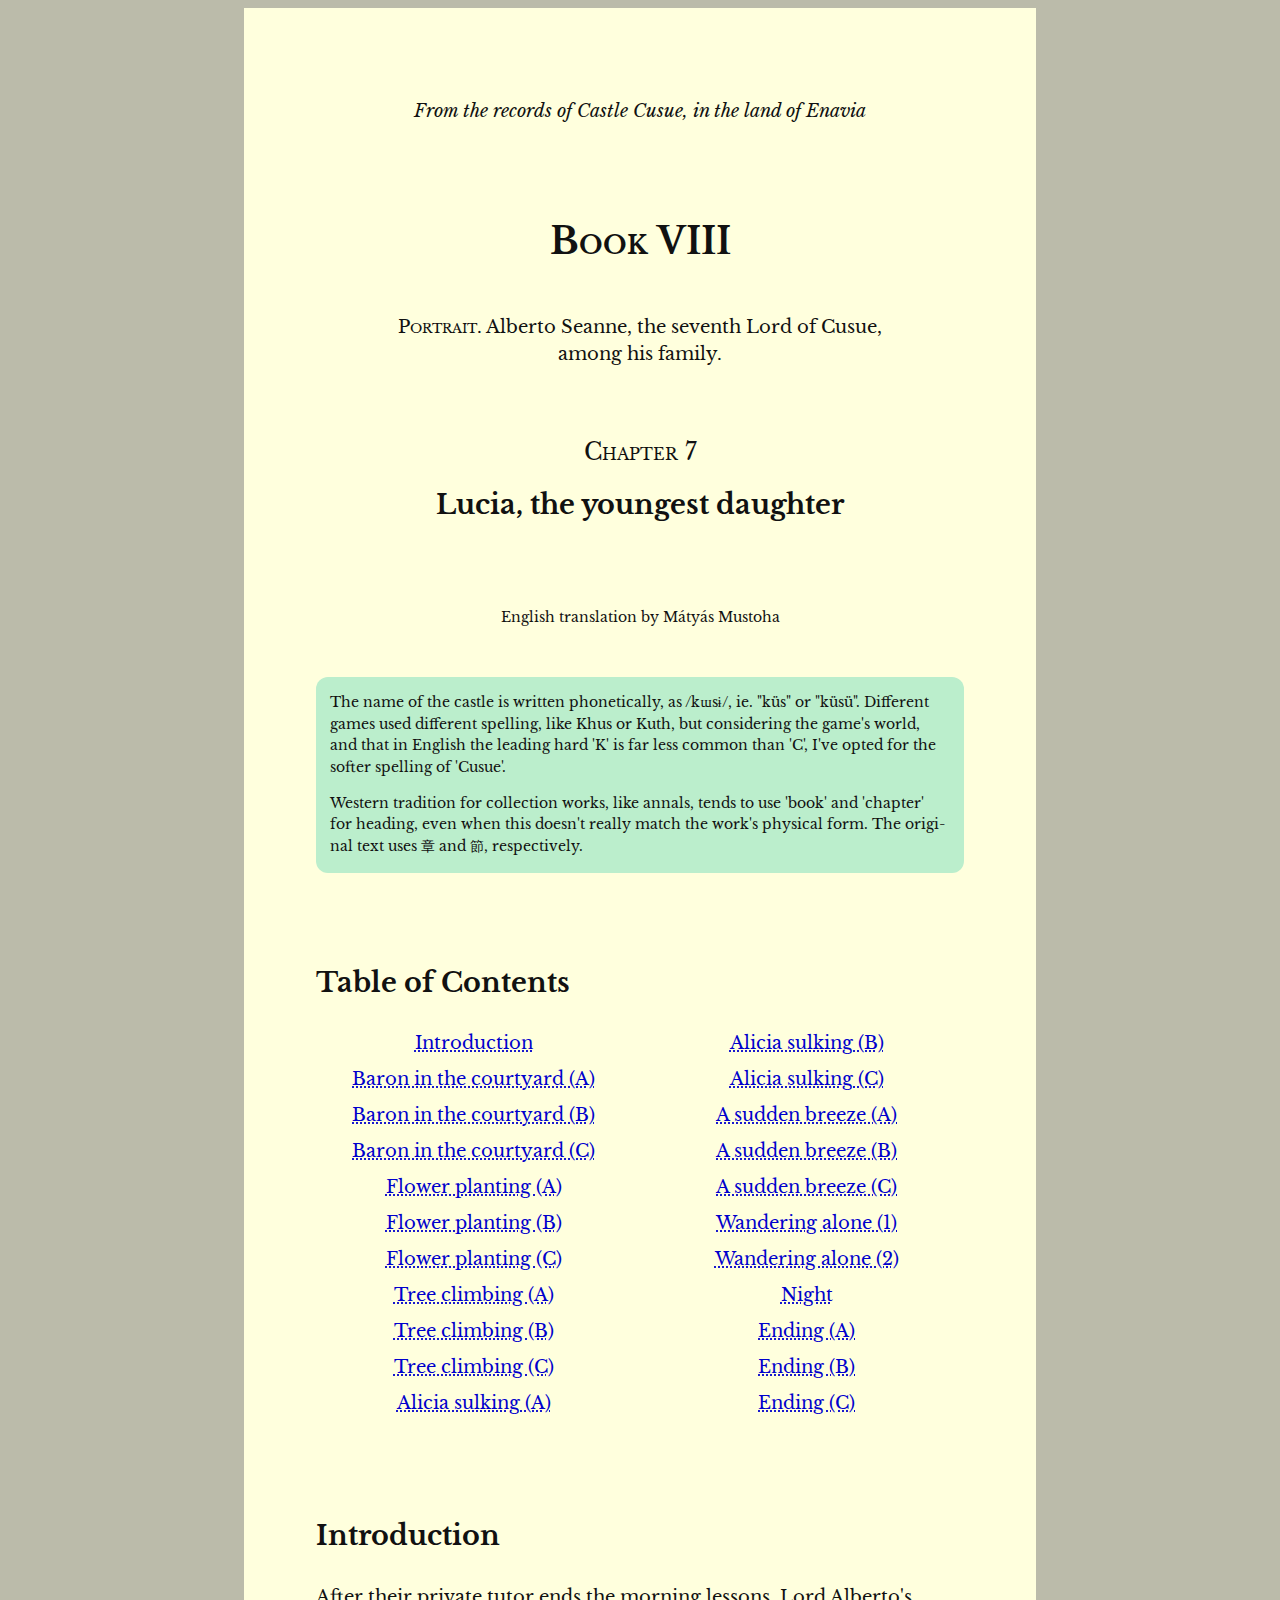
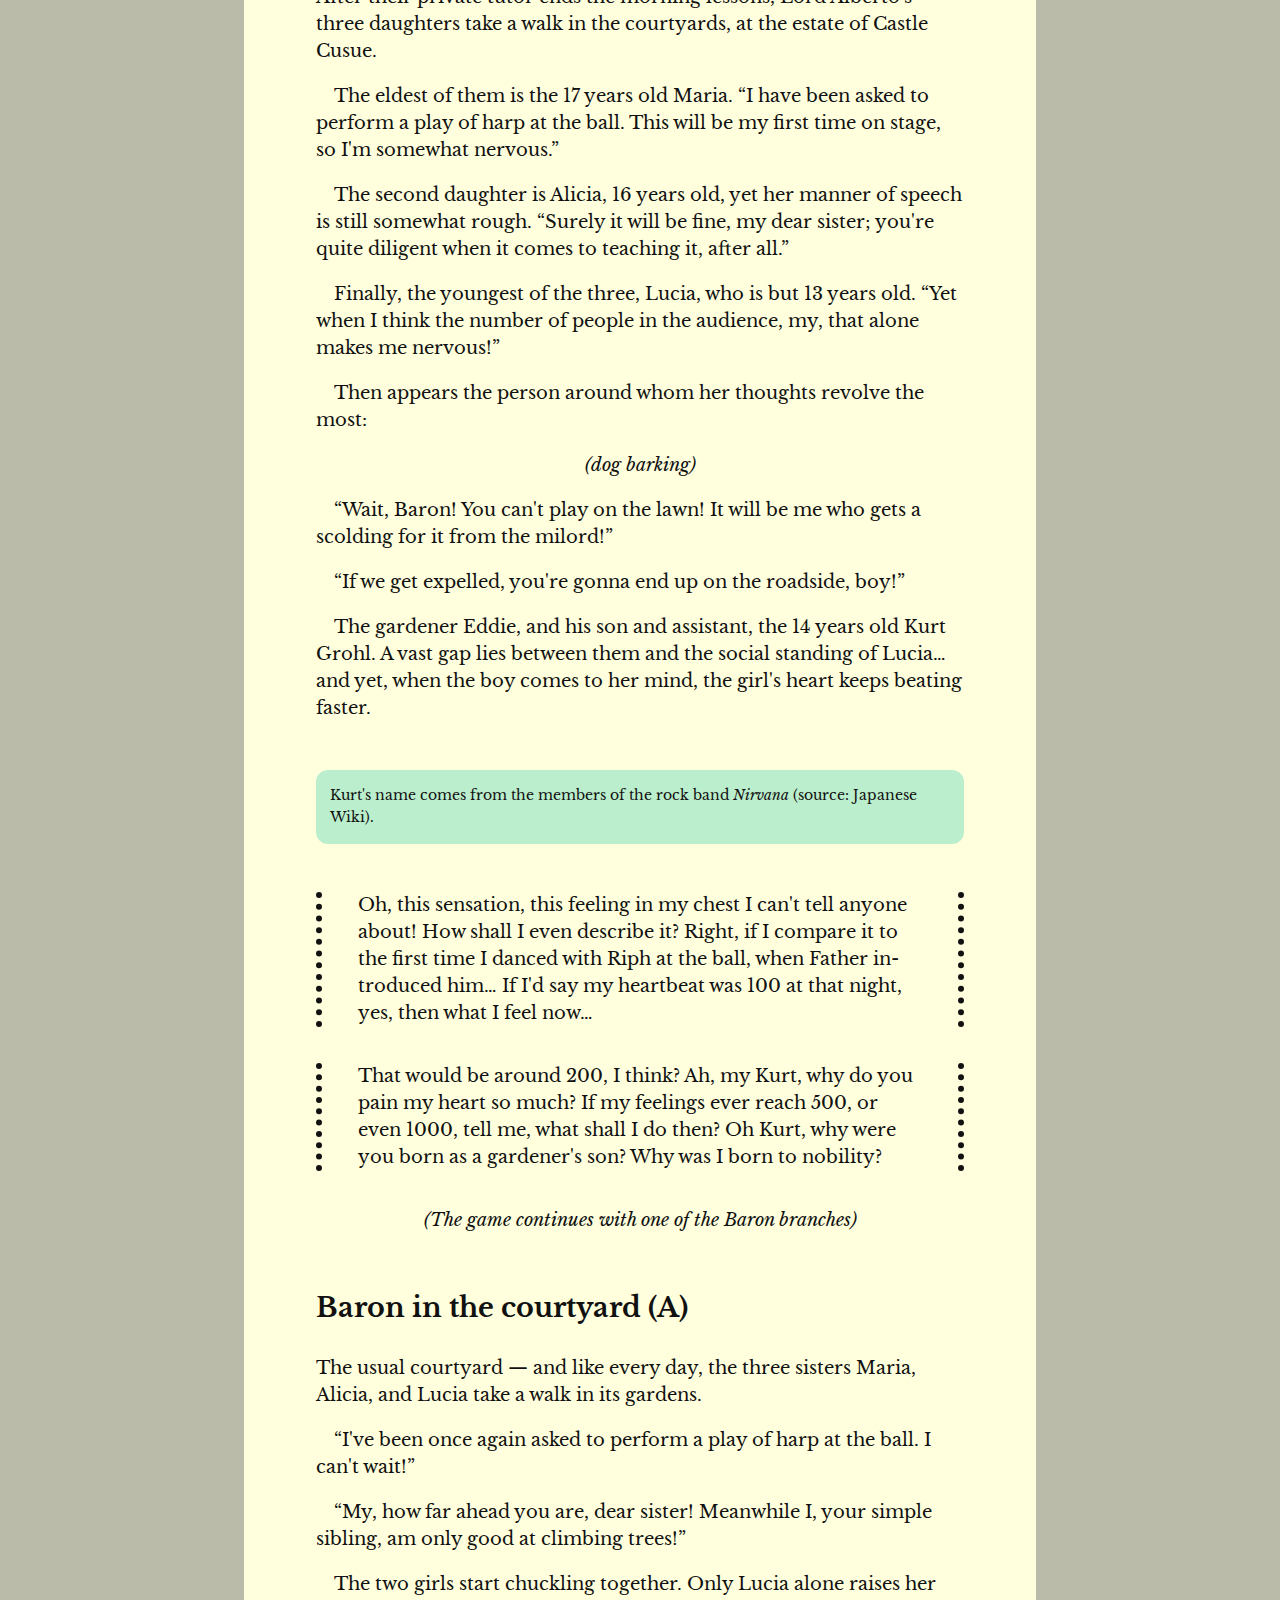
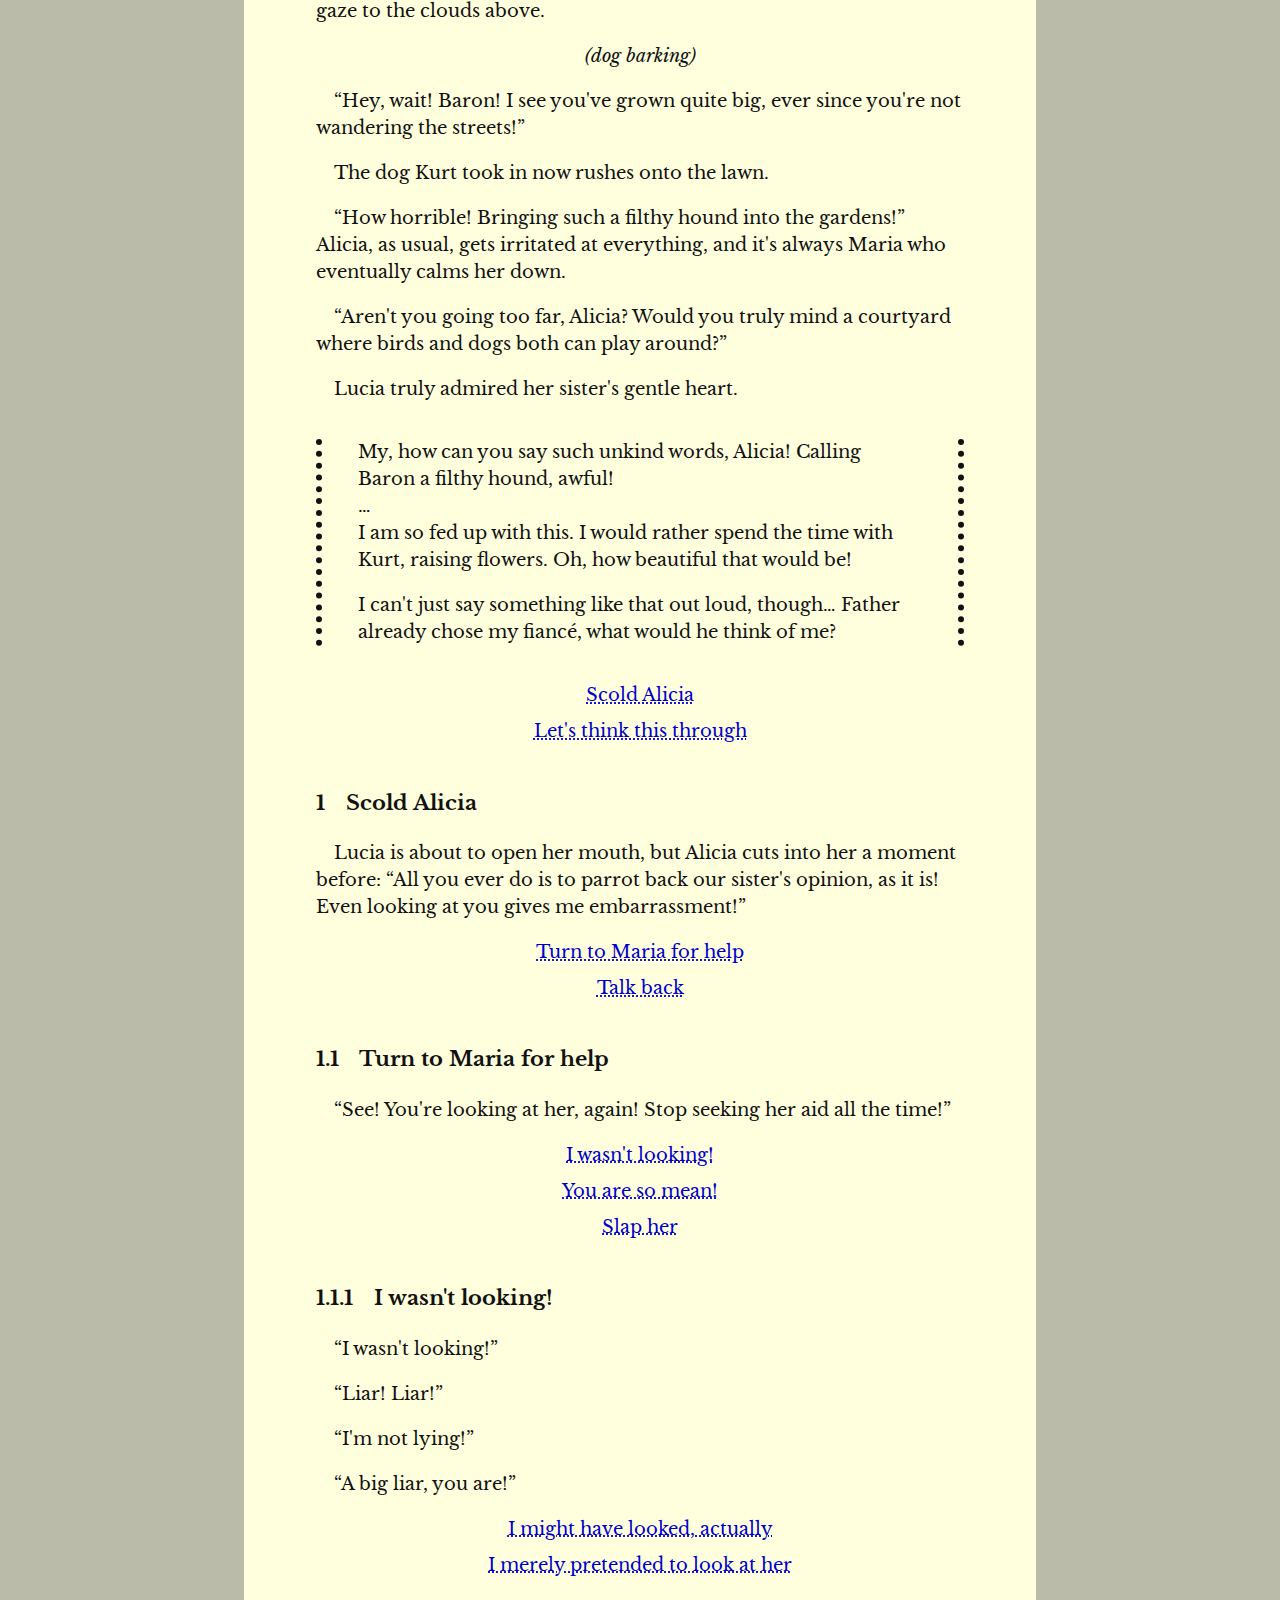
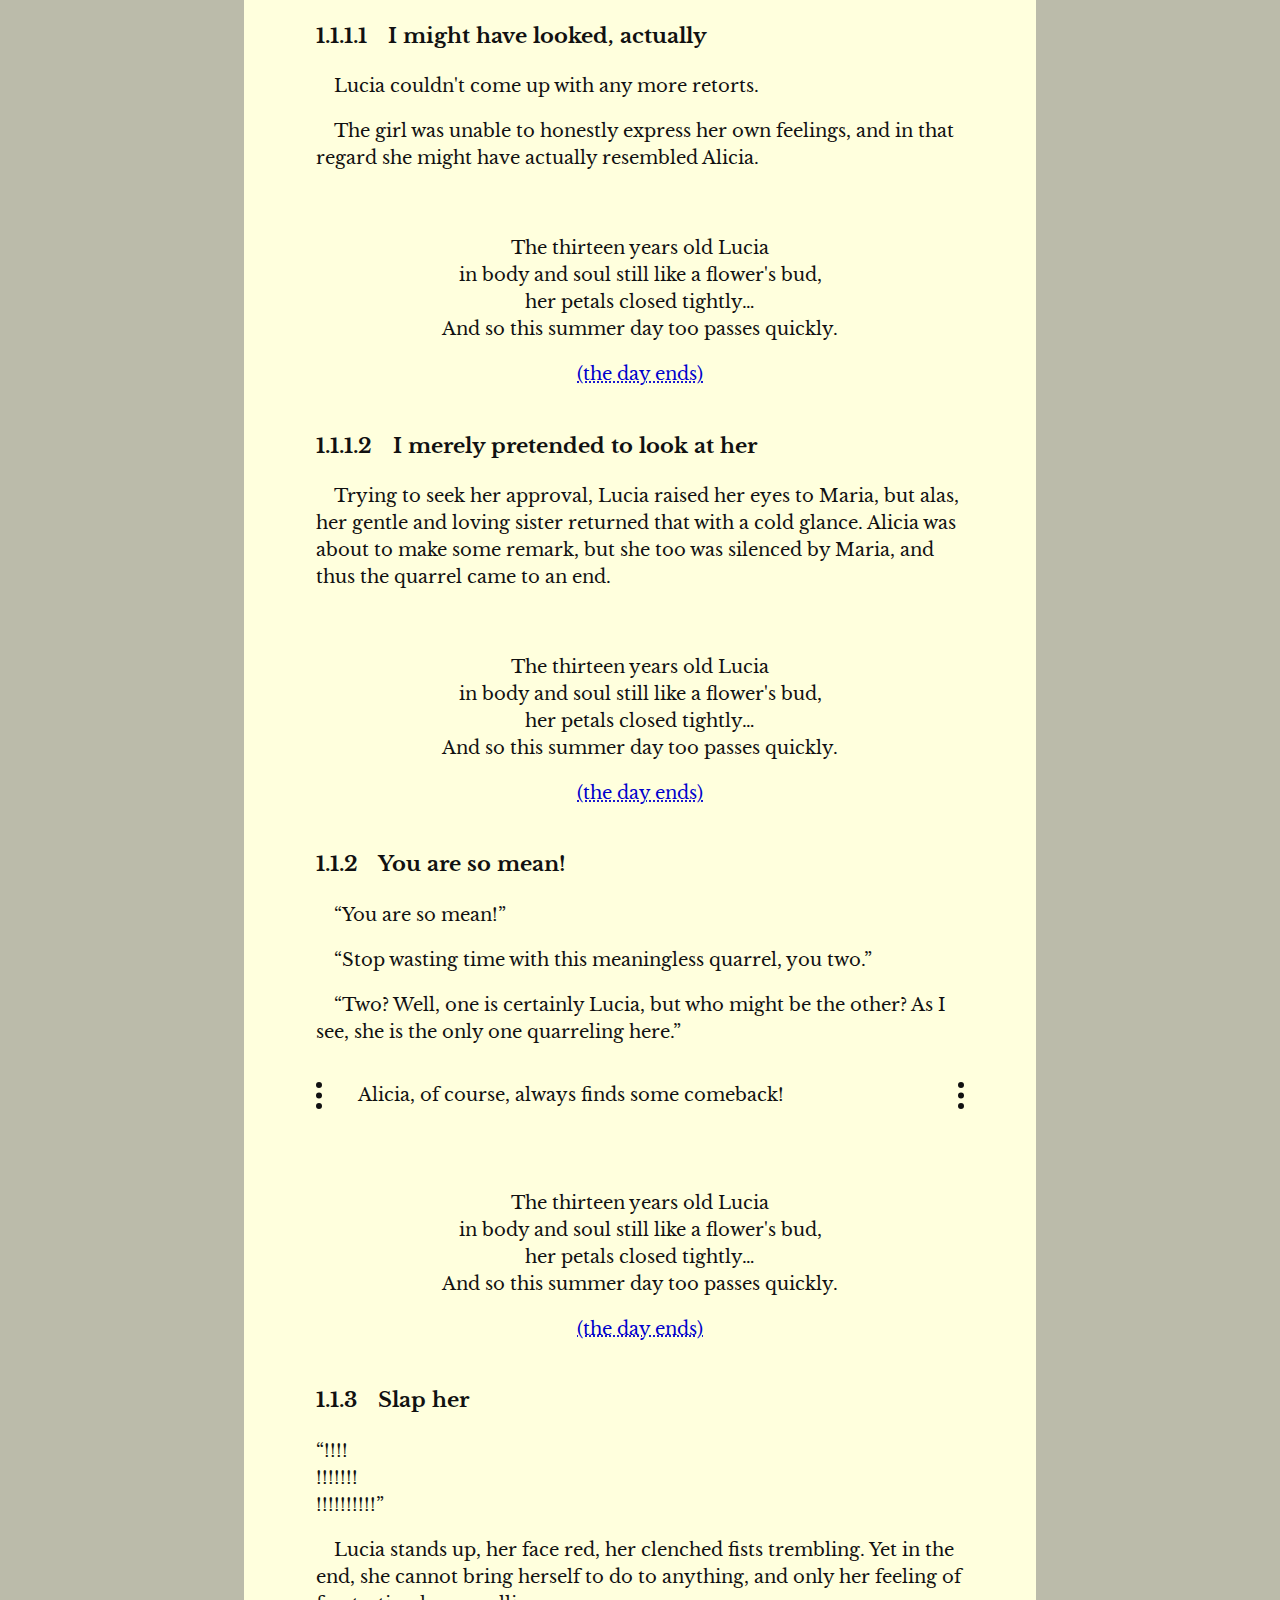
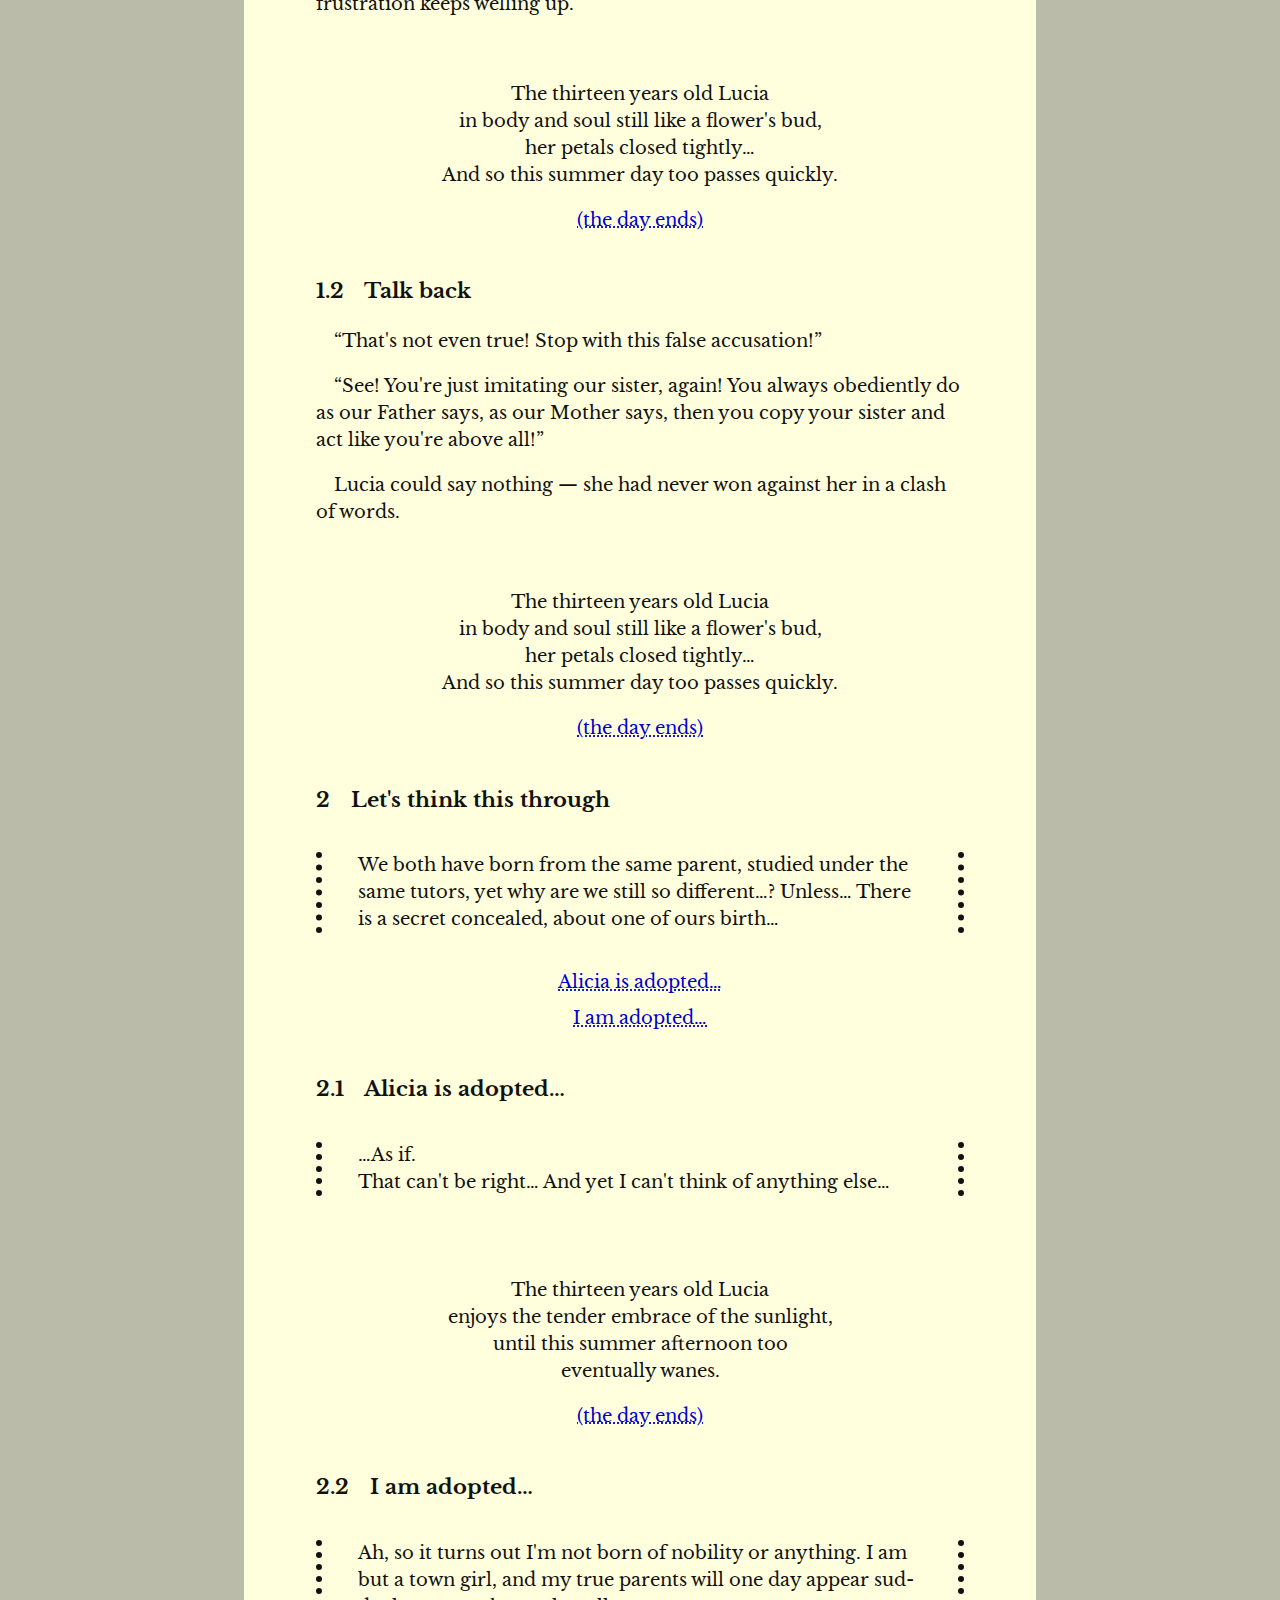
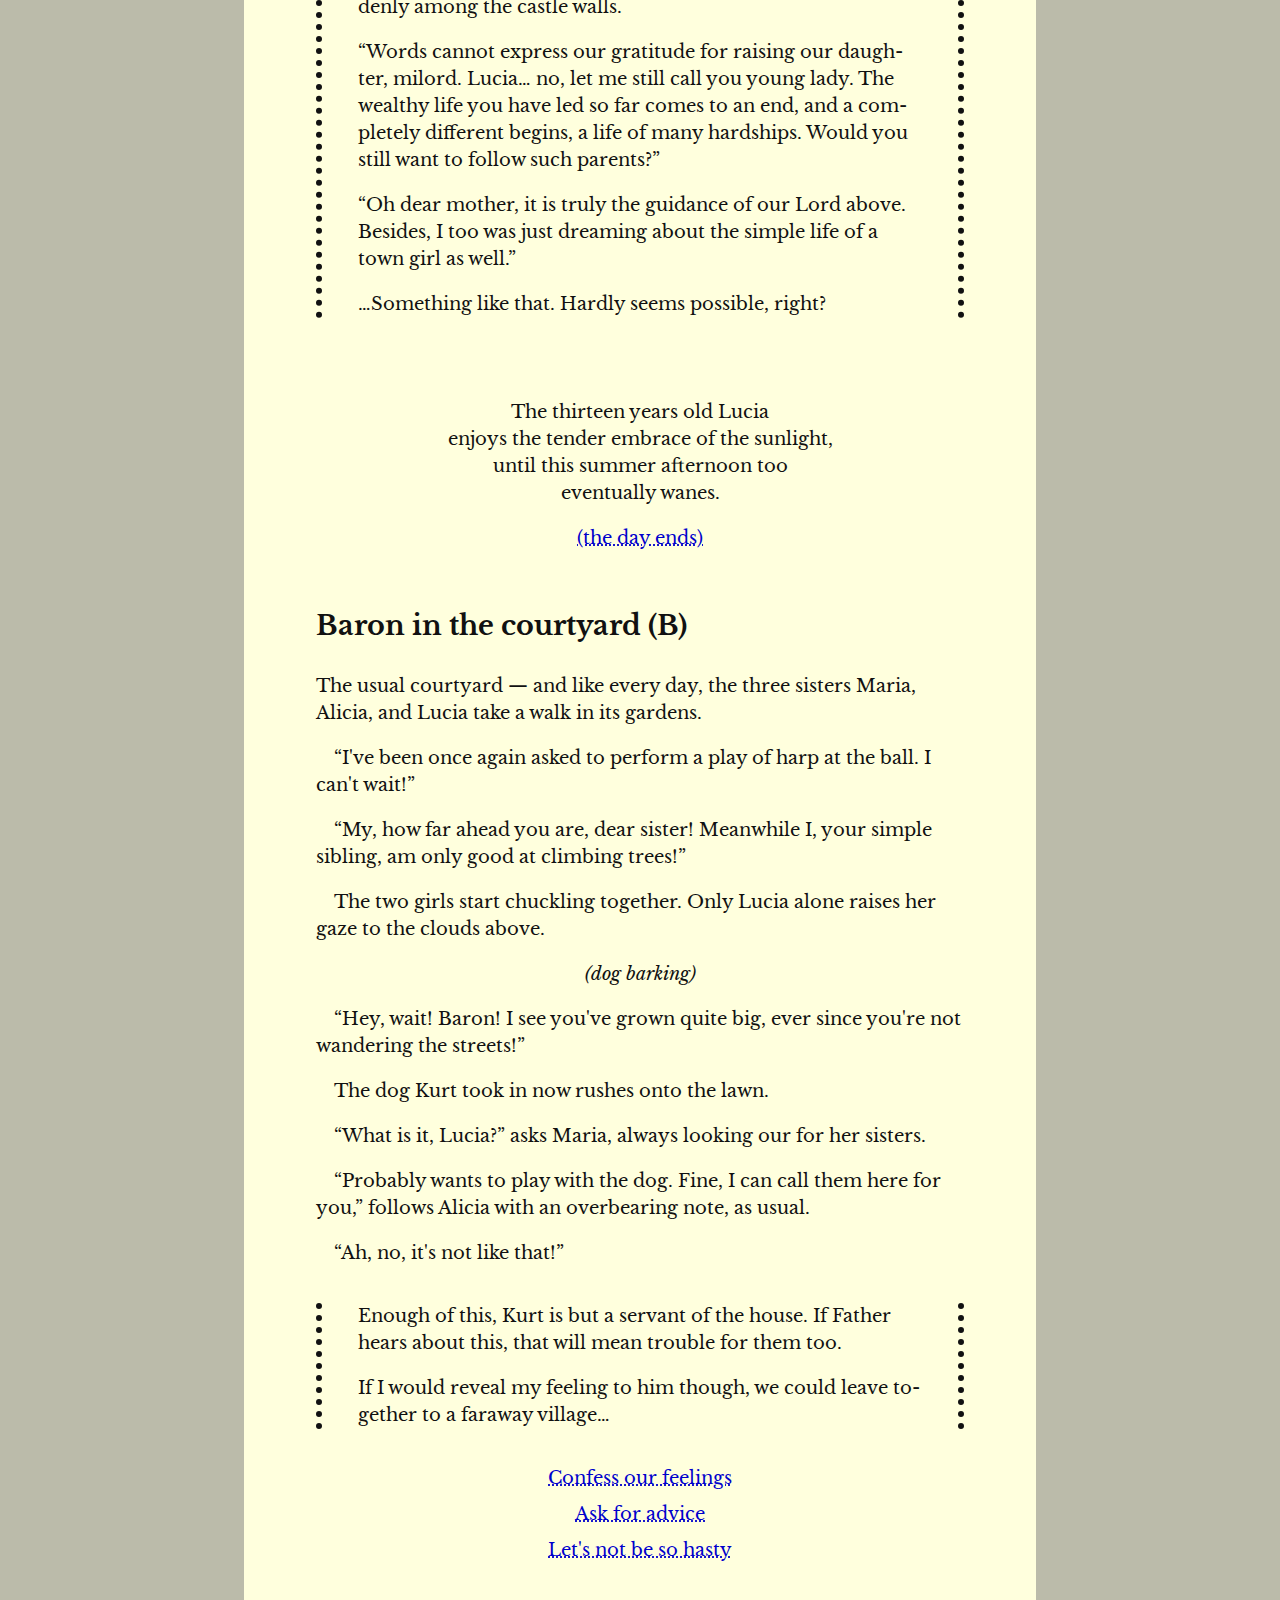
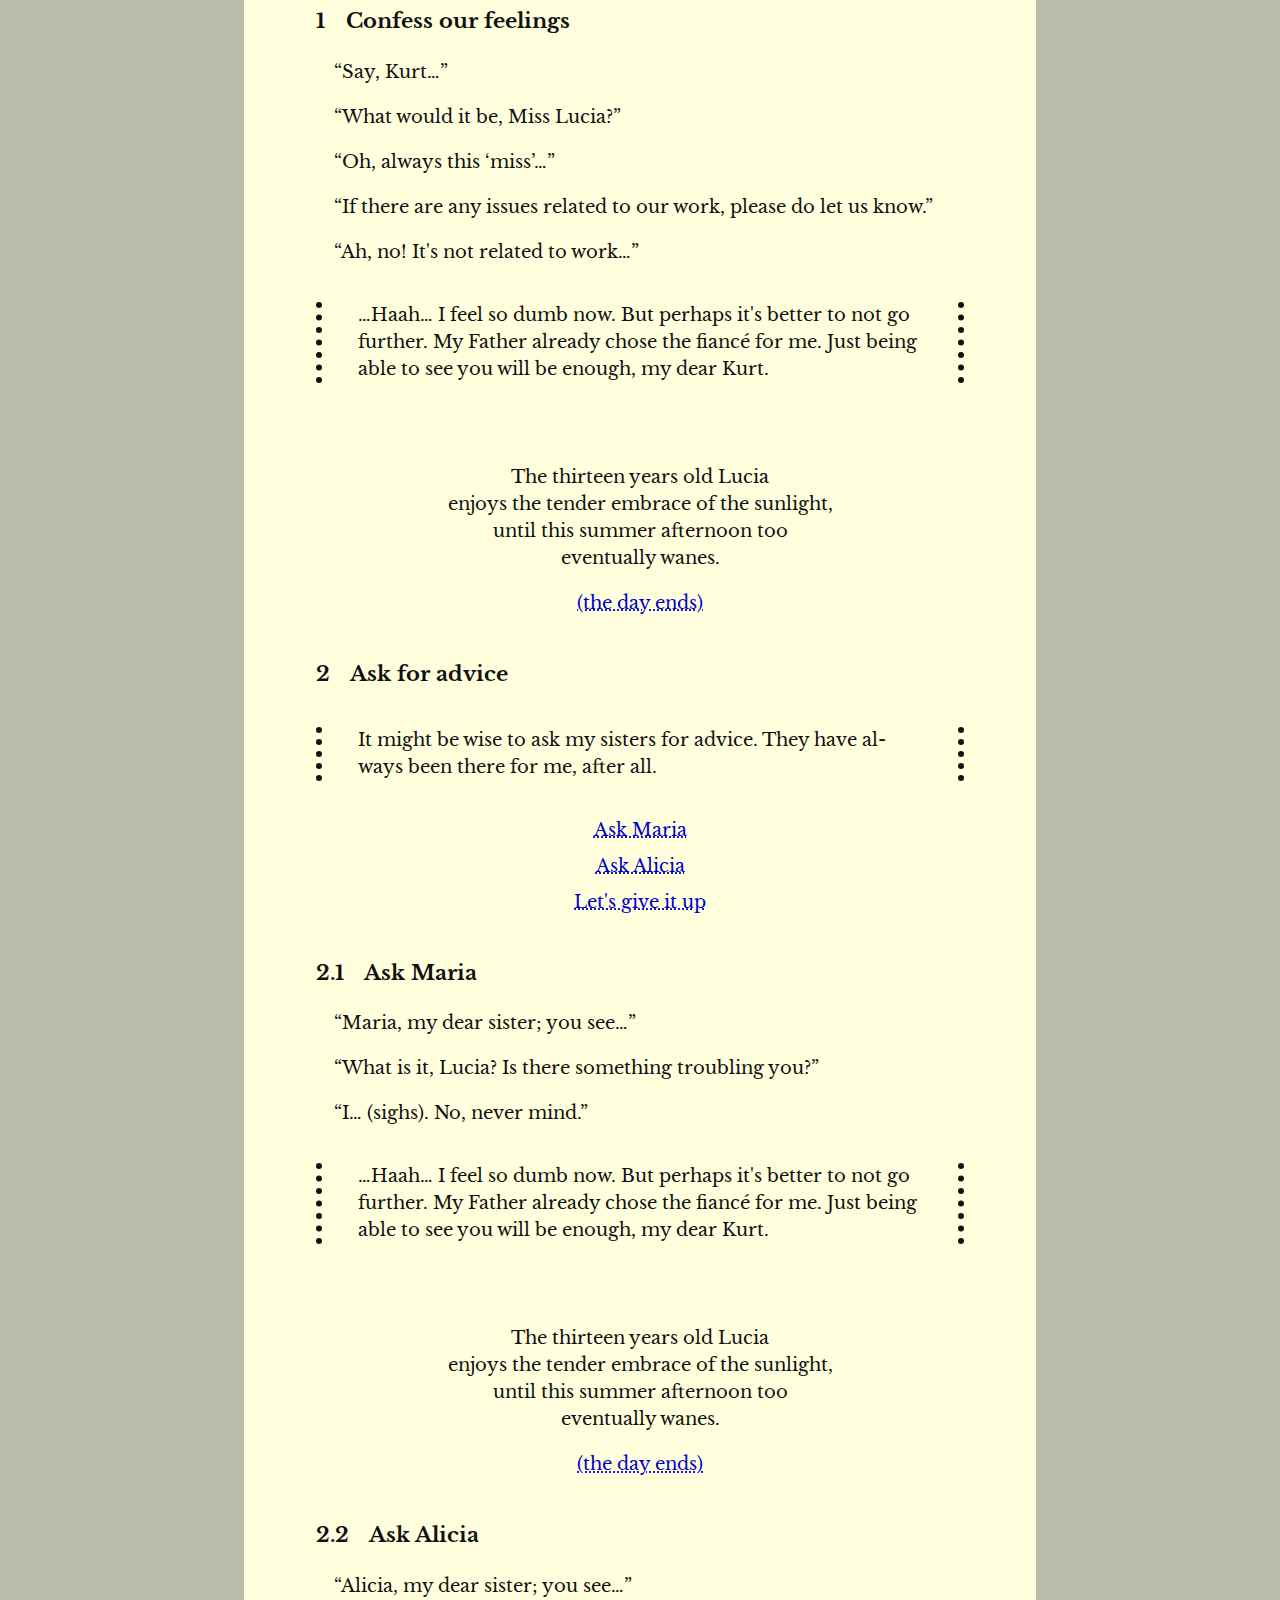
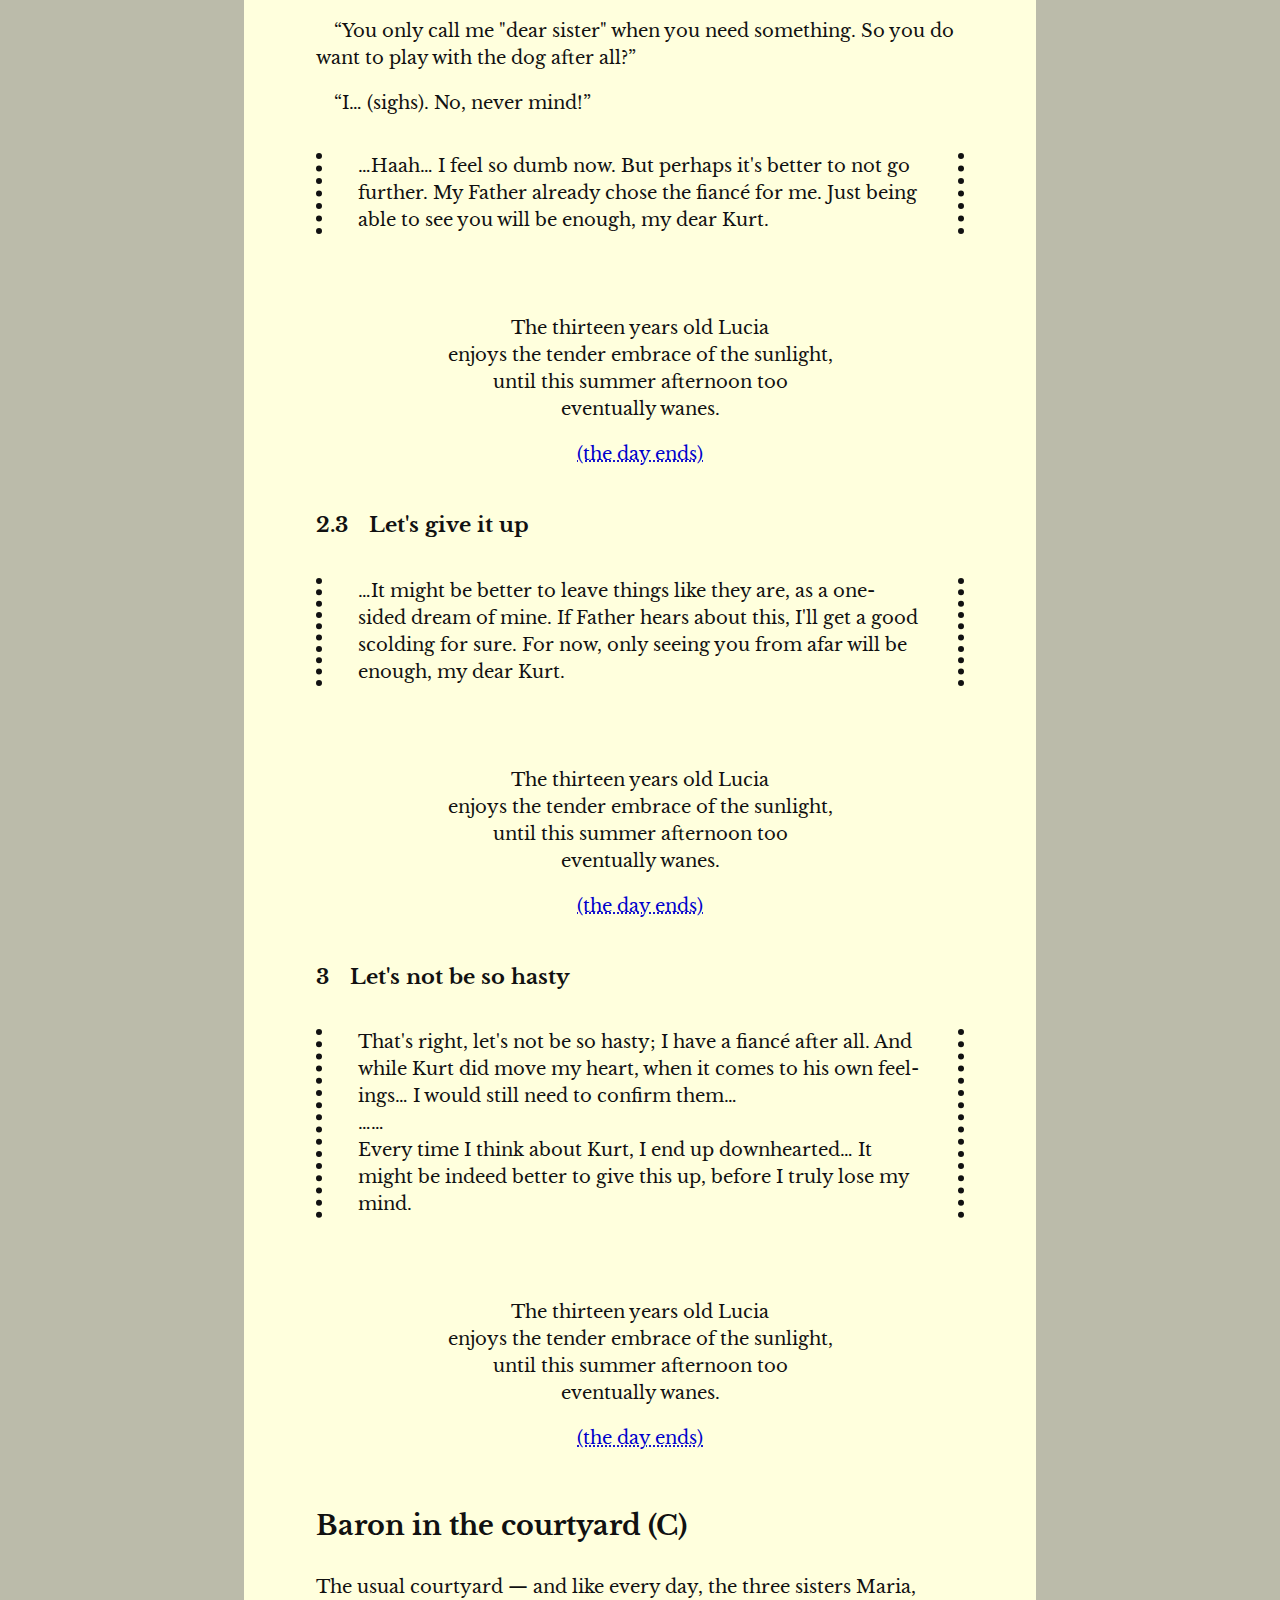
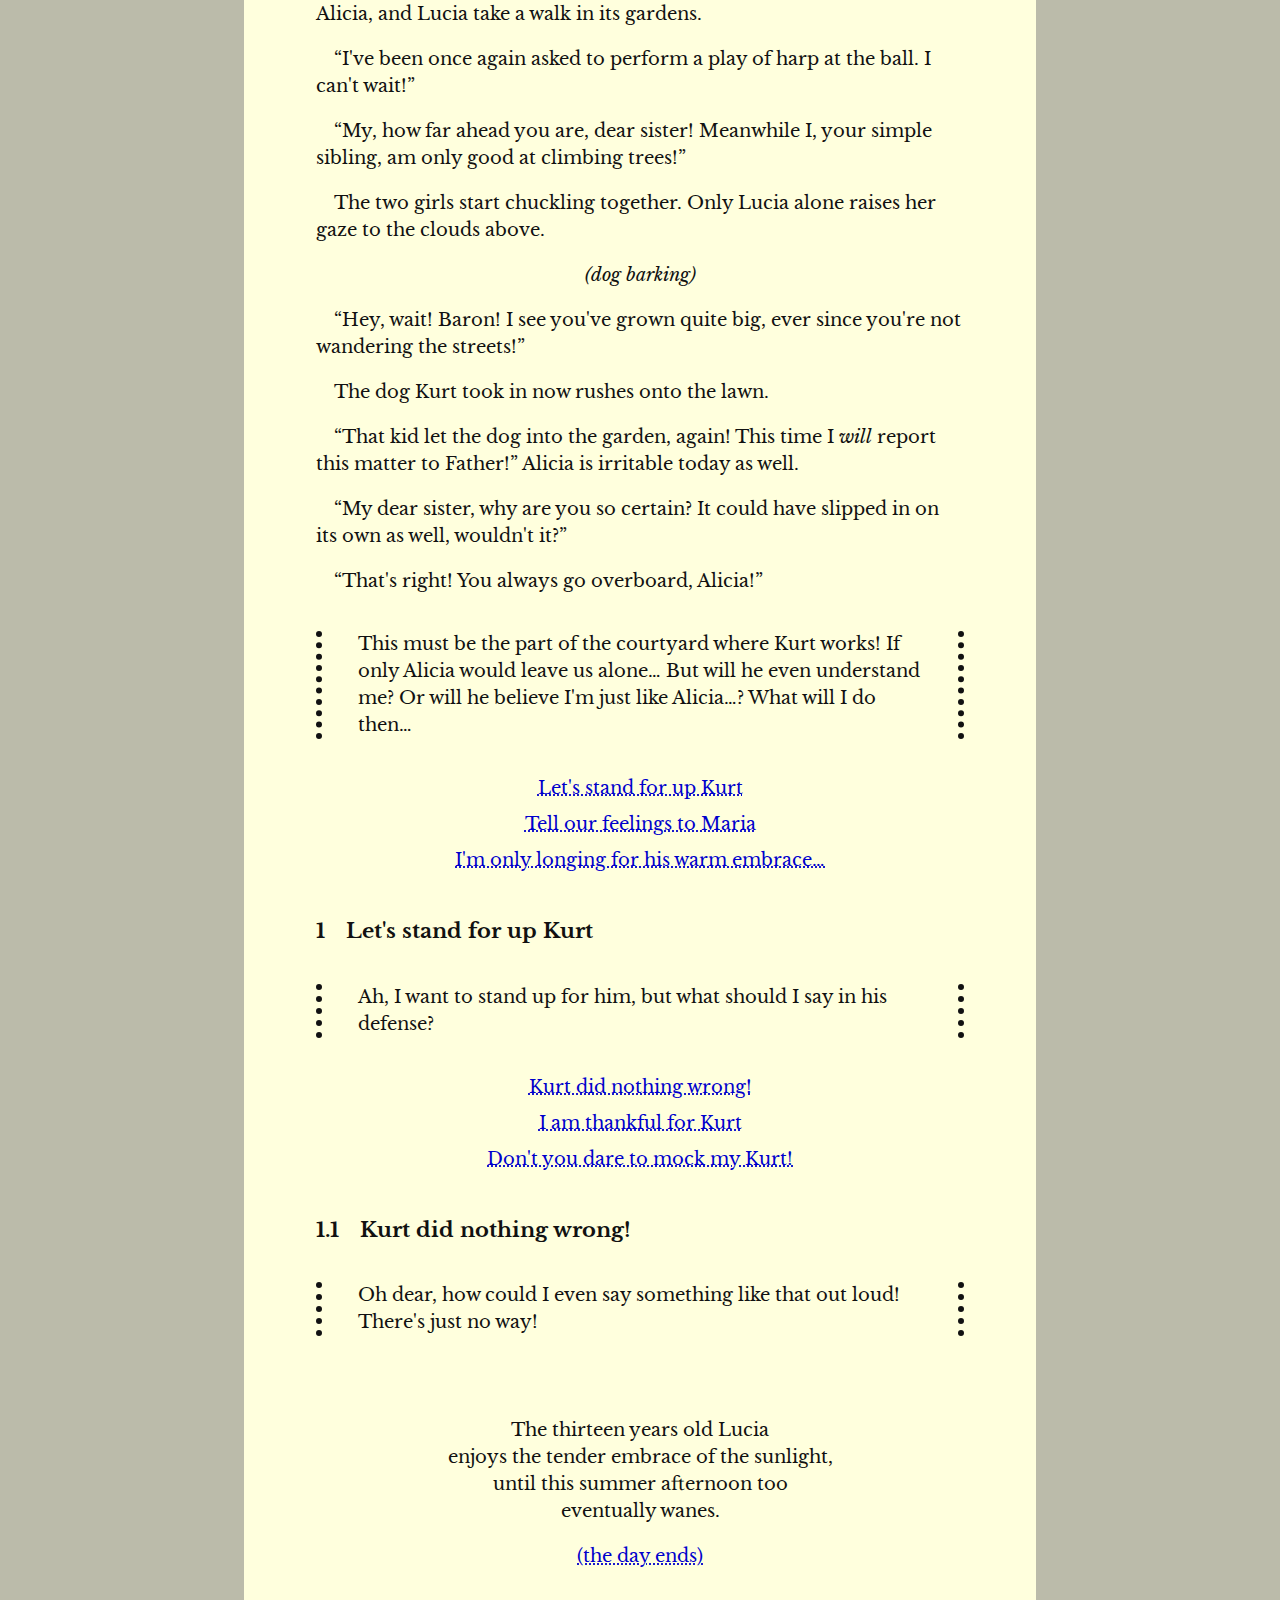
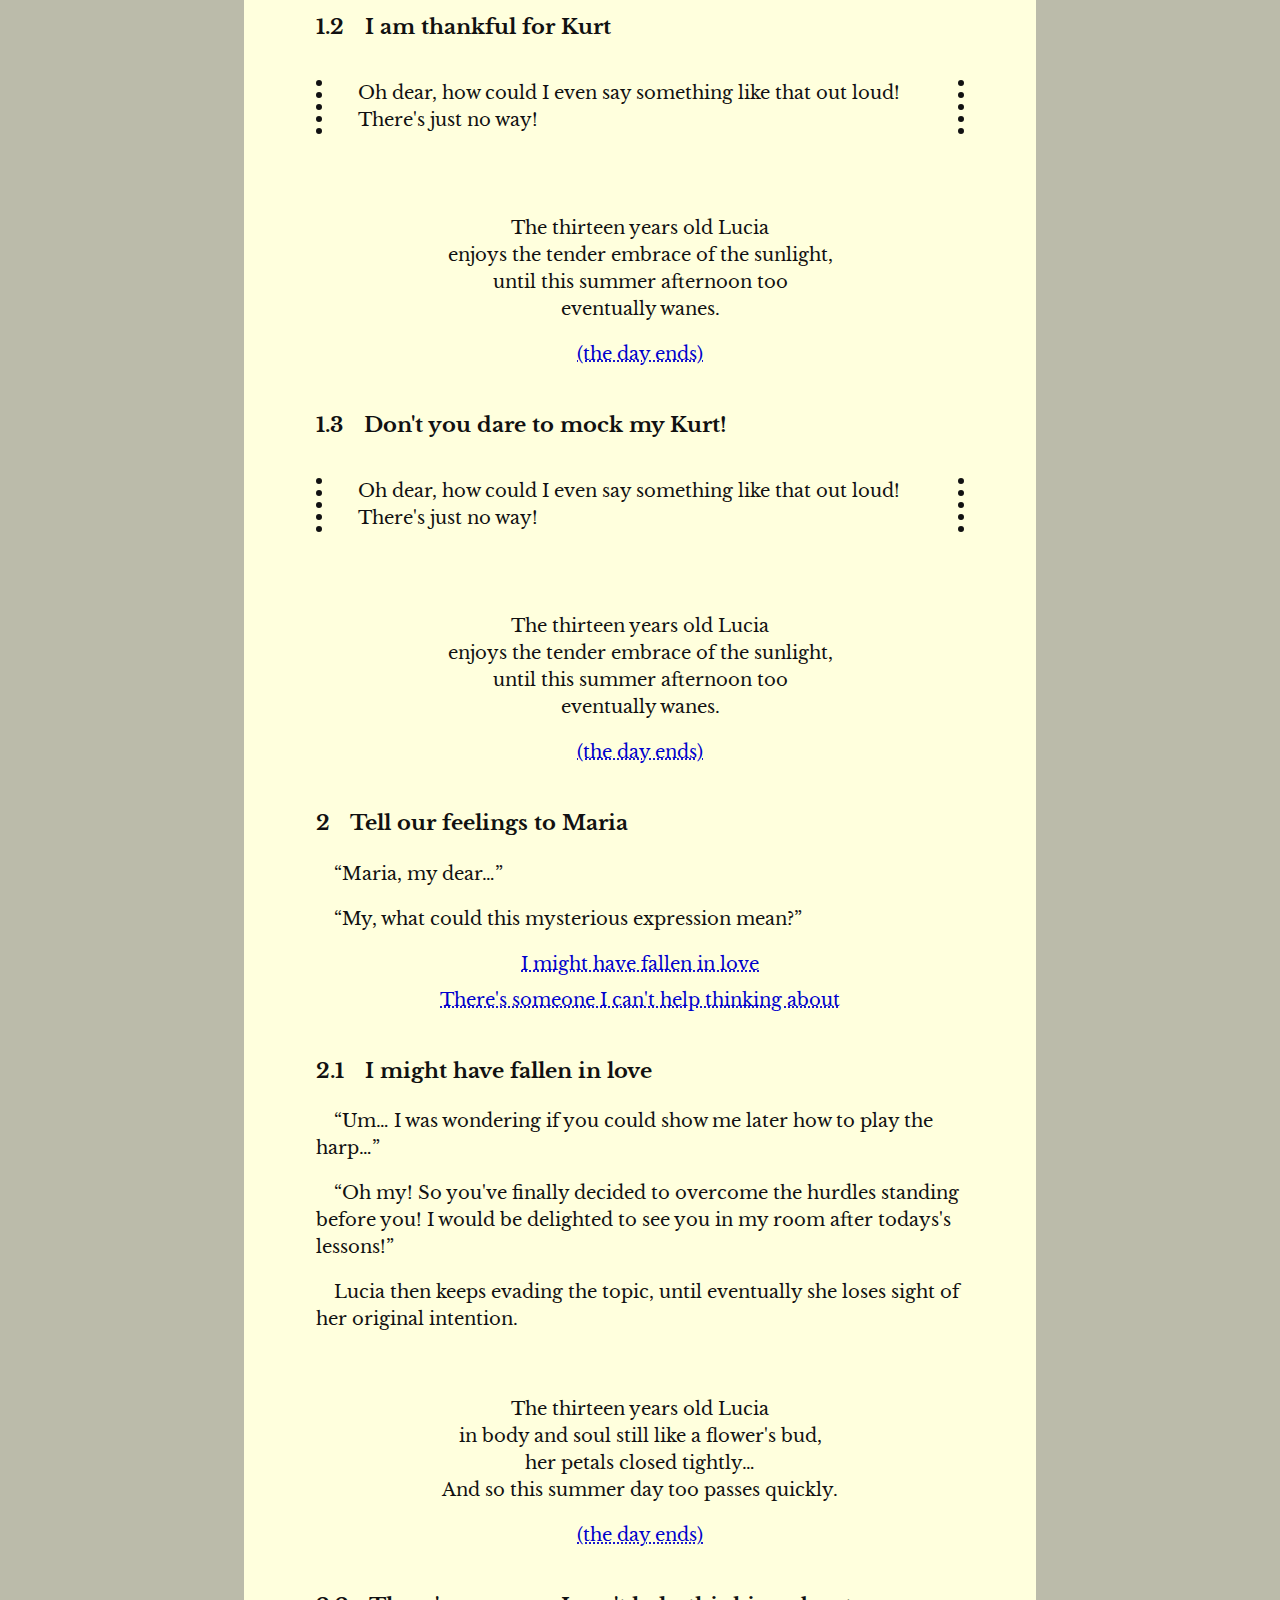
<file: enavia/text/index.html>
<!DOCTYPE html><html lang="en-US"><head><meta charset="utf-8"><meta content="width=device-width, initial-scale=1, viewport-fit=cover" name="viewport"><script async="async" src="https://www.googletagmanager.com/gtag/js?id=G-XBW7LQY62V"></script><script>window.dataLayer=window.dataLayer||[];function gtag(){dataLayer.push(arguments);}gtag('js',new Date());gtag('config','G-XBW7LQY62V');</script><title>Annals of Enavia – Transcript</title><meta content="A side story of Final Fantasy Tactics. An account of Castle Cusue in the land of Enavia; sections of importance are penned in an ancient script, now indecipherable. The story of three sisters is documented within." name="description"><meta content="Mátyás Mustoha" name="author"><link href="../img/enavia-32.png" rel="icon" sizes="32x32" type="image/png"><link href="../img/enavia-48.png" rel="icon" sizes="48x48" type="image/png"><link href="../img/enavia-256.png" rel="icon" sizes="256x256" type="image/png"><link href="../img/enavia-256.png" rel="apple-touch-icon"><link href="https://mmatyas.github.io/fft/enavia/text" rel="canonical"><link href="style.css" rel="stylesheet"><meta content="website" property="og:type"><meta content="https://mmatyas.github.io/fft/enavia/text" property="og:url"><meta content="Annals of Enavia – Transcript" property="og:title"><meta content="A side story of Final Fantasy Tactics. An account of Castle Cusue in the land of Enavia; sections of importance are penned in an ancient script, now indecipherable. The story of three sisters is documented within." property="og:description"><meta content="mmatyas.github.io" property="og:site_name"><meta content="en_US" property="og:locale"><meta content="https://mmatyas.github.io/fft/enavia/img/enavia-320.png" property="og:image"><meta content="320" property="og:image:width"><meta content="320" property="og:image:height"><meta content="A picture of the Annals of Enavia from the game" property="og:image:alt"><meta content="summary" property="twitter:card"><meta content="https://mmatyas.github.io/fft/enavia/text" property="twitter:url"><meta content="Annals of Enavia – Transcript" property="twitter:title"><meta content="A side story of Final Fantasy Tactics. An account of Castle Cusue in the land of Enavia; sections of importance are penned in an ancient script, now indecipherable. The story of three sisters is documented within." property="twitter:description"><meta content="https://mmatyas.github.io/fft/enavia/img/enavia-320.png" property="twitter:image"><meta content="Mátyás Mustoha" property="twitter:creator"></head><body><main><p class='center nobreak italic'>From the records of Castle Cusue, in the land of Enavia</p><p class='center nobreak smallcaps bold intro-book'>Book VIII</p><p class='center nobreak'><span class='smallcaps'>Portrait.</span> Alberto Seanne, the seventh Lord of Cusue,<br>among his family.</p><p class='center nobreak smallcaps intro-chapter-num'>Chapter 7</p><p class='center nobreak bold intro-chapter-title'>Lucia, the youngest daughter</p><p class='center nobreak intro-tl'>English translation by <span lang='hu'>Mátyás Mustoha</span></p><aside><p>The name of the castle is written phonetically, as /kɯsɨ/, ie. "küs" or "küsü". Different games used different spelling, like Khus or Kuth, but considering the game's world, and that in English the leading hard 'K' is far less common than 'C', I've opted for the softer spelling of 'Cusue'.</p><p>Western tradition for collection works, like annals, tends to use 'book' and 'chapter' for heading, even when this doesn't really match the work's physical form. The original text uses <span lang='ja'>章</span> and <span lang='ja'>節</span>, respectively.</p></aside><nav><h2>Table of Contents</h2><a href="#intro">Introduction</a><a href="#barona">Baron in the courtyard (A)</a><a href="#baronb">Baron in the courtyard (B)</a><a href="#baronc">Baron in the courtyard (C)</a><a href="#flowersa">Flower planting (A)</a><a href="#flowersb">Flower planting (B)</a><a href="#flowersc">Flower planting (C)</a><a href="#treea">Tree climbing (A)</a><a href="#treeb">Tree climbing (B)</a><a href="#treec">Tree climbing (C)</a><a href="#operaa">Alicia sulking (A)</a><a href="#operab">Alicia sulking (B)</a><a href="#operac">Alicia sulking (C)</a><a href="#winda">A sudden breeze (A)</a><a href="#windb">A sudden breeze (B)</a><a href="#windc">A sudden breeze (C)</a><a href="#alone1">Wandering alone (1)</a><a href="#alone2">Wandering alone (2)</a><a href="#night">Night</a><a href="#enda">Ending (A)</a><a href="#endb">Ending (B)</a><a href="#endc">Ending (C)</a></nav><h2 id="intro">Introduction</h2><p class='noindent'>After their private tutor ends the morning lessons, Lord Alberto's three daughters take a walk in the courtyards, at the estate of Castle Cusue.</p><p>The eldest of them is the 17 years old Maria. <q>I have been asked to perform a play of harp at the ball. This will be my first time on stage, so I'm somewhat nervous.</q></p><p>The second daughter is Alicia, 16 years old, yet her manner of speech is still somewhat rough. <q>Surely it will be fine, my dear sister; you're quite diligent when it comes to teaching it, after all.</q></p><p>Finally, the youngest of the three, Lucia, who is but 13 years old. <q>Yet when I think the number of people in the audience, my, that alone makes me nervous!</q></p><p>Then appears the person around whom her thoughts revolve the most:</p><p class='center italic'>(dog barking)</p><p><q>Wait, Baron! You can't play on the lawn! It will be me who gets a scolding for it from the milord!</q></p><p><q>If we get expelled, you're gonna end up on the roadside, boy!</q></p><p>The gardener Eddie, and his son and assistant, the 14 years old Kurt Grohl. A vast gap lies between them and the social standing of Lucia… and yet, when the boy comes to her mind, the girl's heart keeps beating faster.</p><aside><p>Kurt's name comes from the members of the rock band <span class='italic'>Nirvana</span> (source: Japanese Wiki).</p></aside><p class='monologue'>Oh, this sensation, this feeling in my chest I can't tell anyone about! How shall I even describe it? Right, if I compare it to the first time I danced with Riph at the ball, when Father introduced him… If I'd say my heartbeat was 100 at that night, yes, then what I feel now…</p><p class='monologue'>That would be around 200, I think? Ah, my Kurt, why do you pain my heart so much? If my feelings ever reach 500, or even 1000, tell me, what shall I do then? Oh Kurt, why were you born as a gardener's son? Why was I born to nobility?</p><p class="center italic">(The game continues with one of the Baron branches)</p><h2 id="barona">Baron in the courtyard (A)</h2><p class='noindent'>The usual courtyard — and like every day, the three sisters Maria, Alicia, and Lucia take a walk in its gardens.</p><p><q>I've been once again asked to perform a play of harp at the ball. I can't wait!</q></p><p><q>My, how far ahead you are, dear sister! Meanwhile I, your simple sibling, am only good at climbing trees!</q></p><p>The two girls start chuckling together. Only Lucia alone raises her gaze to the clouds above.</p><p class='center italic'>(dog barking)</p><p><q>Hey, wait! Baron! I see you've grown quite big, ever since you're not wandering the streets!</q></p><p>The dog Kurt took in now rushes onto the lawn.</p><p><q>How horrible! Bringing such a filthy hound into the gardens!</q> Alicia, as usual, gets irritated at everything, and it's always Maria who eventually calms her down.</p><p><q>Aren't you going too far, Alicia? Would you truly mind a courtyard where birds and dogs both can play around?</q></p><p>Lucia truly admired her sister's gentle heart.</p><div class='monologue'><p>My, how can you say such unkind words, Alicia! Calling Baron a filthy hound, awful!<br>…<br>I am so fed up with this. I would rather spend the time with Kurt, raising flowers. Oh, how beautiful that would be!</p><p>I can't just say something like that out loud, though… Father already chose my fiancé, what would he think of me?</p></div><a href="#barona-scold-alicia">Scold Alicia</a><a href="#barona-lets-think-this-through">Let's think this through</a><h3 id="barona-scold-alicia">1 Scold Alicia</h3><p>Lucia is about to open her mouth, but Alicia cuts into her a moment before: <q>All you ever do is to parrot back our sister's opinion, as it is! Even looking at you gives me embarrassment!</q></p><a href="#barona-turn-to-maria-for-help">Turn to Maria for help</a><a href="#barona-talk-back">Talk back</a><h3 id="barona-turn-to-maria-for-help">1.1 Turn to Maria for help</h3><p><q>See! You're looking at her, again! Stop seeking her aid all the time!</q></p><a href="#barona-i-wasnt-looking">I wasn't looking!</a><a href="#barona-you-are-so-mean">You are so mean!</a><a href="#barona-slap-her">Slap her</a><h3 id="barona-i-wasnt-looking">1.1.1 I wasn't looking!</h3><p><q>I wasn't looking!</q></p><p><q>Liar! Liar!</q></p><p><q>I'm not lying!</q></p><p><q>A big liar, you are!</q></p><a href="#barona-i-might-have-looked-actually">I might have looked, actually</a><a href="#barona-i-merely-pretended-to-look-at-her">I merely pretended to look at her</a><h3 id="barona-i-might-have-looked-actually">1.1.1.1 I might have looked, actually</h3><p>Lucia couldn't come up with any more retorts.</p><p>The girl was unable to honestly express her own feelings, and in that regard she might have actually resembled Alicia.</p><br><p class='center'>The thirteen years old Lucia<br>in body and soul still like a flower's bud,<br>her petals closed tightly…<br>And so this summer day too passes quickly.</p><a href="#night">(the day ends)</a><h3 id="barona-i-merely-pretended-to-look-at-her">1.1.1.2 I merely pretended to look at her</h3><p>Trying to seek her approval, Lucia raised her eyes to Maria, but alas, her gentle and loving sister returned that with a cold glance. Alicia was about to make some remark, but she too was silenced by Maria, and thus the quarrel came to an end.</p><br><p class='center'>The thirteen years old Lucia<br>in body and soul still like a flower's bud,<br>her petals closed tightly…<br>And so this summer day too passes quickly.</p><a href="#night">(the day ends)</a><h3 id="barona-you-are-so-mean">1.1.2 You are so mean!</h3><p><q>You are so mean!</q></p><p><q>Stop wasting time with this meaningless quarrel, you two.</q></p><p><q>Two? Well, one is certainly Lucia, but who might be the other? As I see, she is the only one quarreling here.</q></p><p class='monologue'>Alicia, of course, always finds some comeback!</p><br><p class='center'>The thirteen years old Lucia<br>in body and soul still like a flower's bud,<br>her petals closed tightly…<br>And so this summer day too passes quickly.</p><a href="#night">(the day ends)</a><h3 id="barona-slap-her">1.1.3 Slap her</h3><p class='noindent'><q>!!!!<br>!!!!!!!<br>!!!!!!!!!!</q></p><p>Lucia stands up, her face red, her clenched fists trembling. Yet in the end, she cannot bring herself to do to anything, and only her feeling of frustration keeps welling up.</p><br><p class='center'>The thirteen years old Lucia<br>in body and soul still like a flower's bud,<br>her petals closed tightly…<br>And so this summer day too passes quickly.</p><a href="#night">(the day ends)</a><h3 id="barona-talk-back">1.2 Talk back</h3><p><q>That's not even true! Stop with this false accusation!</q></p><p><q>See! You're just imitating our sister, again! You always obediently do as our Father says, as our Mother says, then you copy your sister and act like you're above all!</q></p><p>Lucia could say nothing — she had never won against her in a clash of words.</p><br><p class='center'>The thirteen years old Lucia<br>in body and soul still like a flower's bud,<br>her petals closed tightly…<br>And so this summer day too passes quickly.</p><a href="#night">(the day ends)</a><h3 id="barona-lets-think-this-through">2 Let's think this through</h3><p class='monologue'>We both have born from the same parent, studied under the same tutors, yet why are we still so different…? Unless… There is a secret concealed, about one of ours birth…</p><a href="#barona-alicia-is-adopted">Alicia is adopted…</a><a href="#barona-i-am-adopted">I am adopted…</a><h3 id="barona-alicia-is-adopted">2.1 Alicia is adopted…</h3><p class='monologue'>…As if.<br>That can't be right… And yet I can't think of anything else…</p><br><p class='center'>The thirteen years old Lucia<br>enjoys the tender embrace of the sunlight,<br>until this summer afternoon too<br>eventually wanes.</p><a href="#night">(the day ends)</a><h3 id="barona-i-am-adopted">2.2 I am adopted…</h3><div class='monologue'><p>Ah, so it turns out I'm not born of nobility or anything. I am but a town girl, and my true parents will one day appear suddenly among the castle walls.</p><p><q>Words cannot express our gratitude for raising our daughter, milord. Lucia… no, let me still call you young lady. The wealthy life you have led so far comes to an end, and a completely different begins, a life of many hardships. Would you still want to follow such parents?</q></p><p><q>Oh dear mother, it is truly the guidance of our Lord above. Besides, I too was just dreaming about the simple life of a town girl as well.</q></p><p>…Something like that. Hardly seems possible, right?</p></div><br><p class='center'>The thirteen years old Lucia<br>enjoys the tender embrace of the sunlight,<br>until this summer afternoon too<br>eventually wanes.</p><a href="#night">(the day ends)</a><h2 id="baronb">Baron in the courtyard (B)</h2><p class='noindent'>The usual courtyard — and like every day, the three sisters Maria, Alicia, and Lucia take a walk in its gardens.</p><p><q>I've been once again asked to perform a play of harp at the ball. I can't wait!</q></p><p><q>My, how far ahead you are, dear sister! Meanwhile I, your simple sibling, am only good at climbing trees!</q></p><p>The two girls start chuckling together. Only Lucia alone raises her gaze to the clouds above.</p><p class='center italic'>(dog barking)</p><p><q>Hey, wait! Baron! I see you've grown quite big, ever since you're not wandering the streets!</q></p><p>The dog Kurt took in now rushes onto the lawn.</p><p><q>What is it, Lucia?</q> asks Maria, always looking our for her sisters.</p><p><q>Probably wants to play with the dog. Fine, I can call them here for you,</q> follows Alicia with an overbearing note, as usual.</p><p><q>Ah, no, it's not like that!</q></p><div class='monologue'><p>Enough of this, Kurt is but a servant of the house. If Father hears about this, that will mean trouble for them too.</p><p>If I would reveal my feeling to him though, we could leave together to a faraway village…</p></div><a href="#baronb-confess-our-feelings">Confess our feelings</a><a href="#baronb-ask-for-advice">Ask for advice</a><a href="#baronb-lets-not-be-so-hasty">Let's not be so hasty</a><h3 id="baronb-confess-our-feelings">1 Confess our feelings</h3><p><q>Say, Kurt…</q></p><p><q>What would it be, Miss Lucia?</q></p><p><q>Oh, always this <q>miss</q>…</q></p><p><q>If there are any issues related to our work, please do let us know.</q></p><p><q>Ah, no! It's not related to work…</q></p><p class='monologue'>…Haah… I feel so dumb now. But perhaps it's better to not go further. My Father already chose the fiancé for me. Just being able to see you will be enough, my dear Kurt.</p><br><p class='center'>The thirteen years old Lucia<br>enjoys the tender embrace of the sunlight,<br>until this summer afternoon too<br>eventually wanes.</p><a href="#night">(the day ends)</a><h3 id="baronb-ask-for-advice">2 Ask for advice</h3><p class='monologue'>It might be wise to ask my sisters for advice. They have always been there for me, after all.</p><a href="#baronb-ask-maria">Ask Maria</a><a href="#baronb-ask-alicia">Ask Alicia</a><a href="#baronb-lets-give-it-up">Let's give it up</a><h3 id="baronb-ask-maria">2.1 Ask Maria</h3><p><q>Maria, my dear sister; you see…</q></p><p><q>What is it, Lucia? Is there something troubling you?</q></p><p><q>I… (sighs). No, never mind.</q></p><p class='monologue'>…Haah… I feel so dumb now. But perhaps it's better to not go further. My Father already chose the fiancé for me. Just being able to see you will be enough, my dear Kurt.</p><br><p class='center'>The thirteen years old Lucia<br>enjoys the tender embrace of the sunlight,<br>until this summer afternoon too<br>eventually wanes.</p><a href="#night">(the day ends)</a><h3 id="baronb-ask-alicia">2.2 Ask Alicia</h3><p><q>Alicia, my dear sister; you see…</q></p><p><q>You only call me "dear sister" when you need something. So you do want to play with the dog after all?</q></p><p><q>I… (sighs). No, never mind!</q></p><p class='monologue'>…Haah… I feel so dumb now. But perhaps it's better to not go further. My Father already chose the fiancé for me. Just being able to see you will be enough, my dear Kurt.</p><br><p class='center'>The thirteen years old Lucia<br>enjoys the tender embrace of the sunlight,<br>until this summer afternoon too<br>eventually wanes.</p><a href="#night">(the day ends)</a><h3 id="baronb-lets-give-it-up">2.3 Let's give it up</h3><p class='monologue'>…It might be better to leave things like they are, as a one-sided dream of mine. If Father hears about this, I'll get a good scolding for sure. For now, only seeing you from afar will be enough, my dear Kurt.</p><br><p class='center'>The thirteen years old Lucia<br>enjoys the tender embrace of the sunlight,<br>until this summer afternoon too<br>eventually wanes.</p><a href="#night">(the day ends)</a><h3 id="baronb-lets-not-be-so-hasty">3 Let's not be so hasty</h3><div class='monologue'><p>That's right, let's not be so hasty; I have a fiancé after all. And while Kurt did move my heart, when it comes to his own feelings… I would still need to confirm them…<br>……<br>Every time I think about Kurt, I end up downhearted… It might be indeed better to give this up, before I truly lose my mind.</p></div><br><p class='center'>The thirteen years old Lucia<br>enjoys the tender embrace of the sunlight,<br>until this summer afternoon too<br>eventually wanes.</p><a href="#night">(the day ends)</a><h2 id="baronc">Baron in the courtyard (C)</h2><p class='noindent'>The usual courtyard — and like every day, the three sisters Maria, Alicia, and Lucia take a walk in its gardens.</p><p><q>I've been once again asked to perform a play of harp at the ball. I can't wait!</q></p><p><q>My, how far ahead you are, dear sister! Meanwhile I, your simple sibling, am only good at climbing trees!</q></p><p>The two girls start chuckling together. Only Lucia alone raises her gaze to the clouds above.</p><p class='center italic'>(dog barking)</p><p><q>Hey, wait! Baron! I see you've grown quite big, ever since you're not wandering the streets!</q></p><p>The dog Kurt took in now rushes onto the lawn.</p><p><q>That kid let the dog into the garden, again! This time I <span class='italic'>will</span> report this matter to Father!</q> Alicia is irritable today as well.</p><p><q>My dear sister, why are you so certain? It could have slipped in on its own as well, wouldn't it?</q></p><p><q>That's right! You always go overboard, Alicia!</q></p><p class='monologue'>This must be the part of the courtyard where Kurt works! If only Alicia would leave us alone… But will he even understand me? Or will he believe I'm just like Alicia…? What will I do then…</p><a href="#baronc-lets-stand-for-up-kurt">Let's stand for up Kurt</a><a href="#baronc-tell-our-feelings-to-maria">Tell our feelings to Maria</a><a href="#baronc-im-only-longing-for-his-warm-embrace">I'm only longing for his warm embrace…</a><h3 id="baronc-lets-stand-for-up-kurt">1 Let's stand for up Kurt</h3><p class='monologue'>Ah, I want to stand up for him, but what should I say in his defense?</p><a href="#baronc-kurt-did-nothing-wrong">Kurt did nothing wrong!</a><a href="#baronc-i-am-thankful-for-kurt">I am thankful for Kurt</a><a href="#baronc-dont-you-dare-to-mock-my-kurt">Don't you dare to mock my Kurt!</a><h3 id="baronc-kurt-did-nothing-wrong">1.1 Kurt did nothing wrong!</h3><p class='monologue'>Oh dear, how could I even say something like that out loud! There's just no way!</p><br><p class='center'>The thirteen years old Lucia<br>enjoys the tender embrace of the sunlight,<br>until this summer afternoon too<br>eventually wanes.</p><a href="#night">(the day ends)</a><h3 id="baronc-i-am-thankful-for-kurt">1.2 I am thankful for Kurt</h3><p class='monologue'>Oh dear, how could I even say something like that out loud! There's just no way!</p><br><p class='center'>The thirteen years old Lucia<br>enjoys the tender embrace of the sunlight,<br>until this summer afternoon too<br>eventually wanes.</p><a href="#night">(the day ends)</a><h3 id="baronc-dont-you-dare-to-mock-my-kurt">1.3 Don't you dare to mock my Kurt!</h3><p class='monologue'>Oh dear, how could I even say something like that out loud! There's just no way!</p><br><p class='center'>The thirteen years old Lucia<br>enjoys the tender embrace of the sunlight,<br>until this summer afternoon too<br>eventually wanes.</p><a href="#night">(the day ends)</a><h3 id="baronc-tell-our-feelings-to-maria">2 Tell our feelings to Maria</h3><p><q>Maria, my dear…</q></p><p><q>My, what could this mysterious expression mean?</q></p><a href="#baronc-i-might-have-fallen-in-love">I might have fallen in love</a><a href="#baronc-theres-someone-i-cant-help-thinking-about">There's someone I can't help thinking about</a><h3 id="baronc-i-might-have-fallen-in-love">2.1 I might have fallen in love</h3><p><q>Um… I was wondering if you could show me later how to play the harp…</q></p><p><q>Oh my! So you've finally decided to overcome the hurdles standing before you! I would be delighted to see you in my room after todays's lessons!</q></p><p>Lucia then keeps evading the topic, until eventually she loses sight of her original intention.</p><br><p class='center'>The thirteen years old Lucia<br>in body and soul still like a flower's bud,<br>her petals closed tightly…<br>And so this summer day too passes quickly.</p><a href="#night">(the day ends)</a><h3 id="baronc-theres-someone-i-cant-help-thinking-about">2.2 There's someone I can't help thinking about</h3><p><q>Um… I was wondering if you could show me later how to play the harp…</q></p><p><q>Oh my! So you've finally decided to overcome the hurdles standing before you! I would be delighted to see you in my room after todays's lessons!</q></p><p>Lucia then keeps evading the topic, until eventually she loses sight of her original intention.</p><br><p class='center'>The thirteen years old Lucia<br>in body and soul still like a flower's bud,<br>her petals closed tightly…<br>And so this summer day too passes quickly.</p><a href="#night">(the day ends)</a><h3 id="baronc-im-only-longing-for-his-warm-embrace">3 I'm only longing for his warm embrace…</h3><p class='monologue'>Oh dear, how could I even say something like that out loud! There's just no way!</p><br><p class='center'>The thirteen years old Lucia<br>enjoys the tender embrace of the sunlight,<br>until this summer afternoon too<br>eventually wanes.</p><a href="#night">(the day ends)</a><h2 id="flowersa">Flower planting (A)</h2><p class='noindent'>The usual courtyard — and like every day, the three sisters Maria, Alicia, and Lucia take a walk in its gardens.</p><p><q>Where could have Lucia gone, all alone? Don't you think that girl acts strange lately?</q></p><p><q>She says she started raising flowers recently. An unusual occupation, certainly.</q></p><p class="center">***</p><p class='center italic'>(birds chirping)</p><p>At that time, Lucia was just in a remote corner of the garden, looking after a small planter box. <q>It starts to look like an actual flower bed, at last. Phew! What will Kurt say when he sees it, I wonder?</q></p><p>Lucia continues tending the flowers, without any care of the world, when she hears Alicia's voice from afar:</p><p><q>Lucia! What in the world are you doing?! You will be late for the afternoon lessons!</q></p><p><q>Alri—ght! I'll be right the—re!<br>Well, my dear flowers, let's meet again.</q></p><p>She stands up and turns around, but then, a little farther away, notices Kurt. Her heartbeat rises in an instant, and she can no longer take even a step forward. Kurt isn't really paying attention to her direction though, he continues heading for their small cabin nearby.</p><p>Eventually he disappears from the eyes of the girl.</p><p class='monologue'>Aaah, what should I do?! My little flowers, you've grown to the point where I can show you to Kurt without embarrassment, right? Oh, but wouldn't it be strange to just ask him to take a look? My, but that's exactly why I've raised you all!</p><a href="#flowersa-call-after-him">Call after him</a><a href="#flowersa-keep-it-to-ourselves">Keep it to ourselves</a><a href="#flowersa-lets-check-the-flowers-one-more-time">Let's check the flowers one more time</a><h3 id="flowersa-call-after-him">1 Call after him</h3><p><q>…………………………<br>…hah, hah, hah…<br>I can't even start talking to him!</q></p><p class='monologue'>Deep breath, Lucia! Calm down a bit, and let's try again. So don't go anywhere, Kurt. Until I open my eyes again, stay where you are… my dear Kurt.</p><br><p class='center'>The thirteen years old Lucia<br>enjoys the tender embrace of the sunlight,<br>until this summer afternoon too<br>eventually wanes.</p><a href="#night">(the day ends)</a><h3 id="flowersa-keep-it-to-ourselves">2 Keep it to ourselves</h3><div class='monologue'><p>…Right, let's forget about this. After all, my little flowers are still far from the beautiful blossom I'd want to show anyone.</p><p>…But one day, when they reach their full bloom, and I would once again desire to show them… will I be able to call after him…?</p></div><br><p class='center'>The thirteen years old Lucia<br>in body and soul still like a flower's bud,<br>her petals closed tightly…<br>And so this summer day too passes quickly.</p><a href="#night">(the day ends)</a><h3 id="flowersa-lets-check-the-flowers-one-more-time">3 Let's check the flowers one more time</h3><p class='monologue'>Oh, little flowers, give me strength! If I show you all to Kurt, what will come to his mind? Will he praise your beauty? Or will he glance at you with discontent? Oh, my little flowers, tell me please!</p><br><p class='center'>The thirteen years old Lucia<br>enjoys the tender embrace of the sunlight,<br>until this summer afternoon too<br>eventually wanes.</p><a href="#night">(the day ends)</a><h2 id="flowersb">Flower planting (B)</h2><p class='noindent'>The usual courtyard — and like every day, the three sisters Maria, Alicia, and Lucia take a walk in its gardens.</p><p><q>Where could have Lucia gone, all alone? Don't you think that girl acts strange lately?</q></p><p><q>She says she started raising flowers recently. An unusual occupation, certainly.</q></p><p class="center">***</p><p class='center italic'>(birds chirping)</p><p>At that time, Lucia was just in a remote corner of the garden, looking after a small planter box. <q>It starts to look like an actual flower bed, at last. Phew! What will Kurt say when he sees it, I wonder?</q></p><p><q>Oh? Would that be you, Miss Lucia?</q></p><p><q>Ah, Eddie, good day to you.</q></p><p><q>I'm sorry, I didn't mean to startle you, milady. …oh? And what might we have here?</q></p><p><q>These are, ahem, my personally raised flowers, ehehe…</q></p><p>Eddie was at loss of words for a moment, with a perplexed expression on his face. <q><span class='italic'>You</span> planted these, Miss Lucia?</q></p><p><q>Yes, that's right. What do you think? About my flowers…</q></p><p>Eddie stood in silence once again, as if he was pondering on the words, then carefully inspected the flowers and the soil. <q>These are charming little flowers, milady, but there's no need to dirty your hands with such work. Please leave the gardening to me and my son.</q></p><a href="#flowersb-i-wanted-to-try-raising-flowers">I wanted to try raising flowers</a><a href="#flowersb-for-kurt-im-ready-for-this">For Kurt, I'm ready for this</a><a href="#flowersb-did-i-do-such-a-poor-work-after-all">Did I do such a poor work, after all?</a><h3 id="flowersb-i-wanted-to-try-raising-flowers">1 I wanted to try raising flowers</h3><p><q>No, no, it was me who wanted to try raising flowers, you see.</q></p><p>Eddie fixed his gaze on the handful of soil in his palm. <q>If it is by your own will, I have no word in the matter, milady. Apologies for the ill-mannered question, but may I ask it once again? Did you really raise these flowers all by yourself, Miss Lucia?</q></p><a href="#flowersb-is-there-some-problem-with-them">Is there some problem with them?</a><a href="#flowersb-should-i-have-not-done-it">Should I have not done it?</a><h3 id="flowersb-is-there-some-problem-with-them">1.1 Is there some problem with them?</h3><p><q>Is there some problem with them, after all…?</q></p><p><q>I'm merely surprised how skillful you are with your hands, milady.</q></p><p>Hearing this greatly pleased Lucia, and she spent the time until the afternoon lessons asking various questions regarding flowers and planting.</p><br><p class='center'>The thirteen years old Lucia<br>in body and soul still like a flower's bud,<br>her petals closed tightly…<br>And so this summer day too passes quickly.</p><a href="#night">(the day ends)</a><h3 id="flowersb-should-i-have-not-done-it">1.2 Should I have not done it?</h3><p><q>Should I have not grown them here?</q></p><p>Eddie shook his head in a hurry: <q>No, no, it's not like that. I chose my words poorly, excuse me. I was merely surprised by how skillful you are, Miss Lucia.</q></p><p>Hearing this made Lucia somewhat delighted, and she spent the time until the afternoon lessons with working around the planter box.</p><br><p class='center'>The thirteen years old Lucia<br>in body and soul still like a flower's bud,<br>her petals closed tightly…<br>And so this summer day too passes quickly.</p><a href="#night">(the day ends)</a><h3 id="flowersb-for-kurt-im-ready-for-this">2 For Kurt, I'm ready for this</h3><p><q>You see, when it comes to that, I…</q> But when she was to say Kurt's name, the girl choked on the words.</p><p><q>No, no, it's alright. Even seeing that Miss Lucia plants flowers, that alone makes me feel really proud as a gardener.</q> Noticing the pained expression on the girl's face however, Eddie quickly retracted his words. Out of consideration, he shifted the topic instead to planting and raising flowers.</p><p>Eddie was reprimanded later for leaving the gardening tools in the middle of the courtyard. Of course, he didn't know that at the time, and Lucia spent a pleasant afternoon in his company.</p><br><p class='center'>The thirteen years old Lucia<br>in body and soul still like a flower's bud,<br>her petals closed tightly…<br>And so this summer day too passes quickly.</p><a href="#night">(the day ends)</a><h3 id="flowersb-did-i-do-such-a-poor-work-after-all">3 Did I do such a poor work, after all?</h3><p><q>Did I do such a poor work, after all?</q></p><p>After hearing such words, even the usually stubborn Eddie was flustered. <q>What are you saying, milady?! These flowers are wonderful! Beautiful blooms raised by someone who put her whole heart into them, such flowers have no equal around the world!</q></p><p>Eddie then dutifully talked about various topics regarding planting and raising flowers. Yet in the end, Lucia couldn't help but feel a little lonely.</p><br><p class='center'>The thirteen years old Lucia<br>in body and soul still like a flower's bud,<br>her petals closed tightly…<br>And so this summer day too passes quickly.</p><a href="#night">(the day ends)</a><h2 id="flowersc">Flower planting (C)</h2><p class='noindent'>The usual courtyard — and like every day, the three sisters Maria, Alicia, and Lucia take a walk in its gardens.</p><p><q>Where could have Lucia gone, all alone? Don't you think that girl acts strange lately?</q></p><p><q>She says she started raising flowers recently. An unusual occupation, certainly.</q></p><p class="center">***</p><p class='center italic'>(birds chirping)</p><p>At that time, Lucia was just in a remote corner of the garden, looking after a small planter box. <q>It starts to look like an actual flower bed, at last. Phew! What will Kurt say when he sees it, I wonder?</q></p><p class="center">***</p><p><q>It's as if she is deliberately avoiding us. I wonder if something happened.</q></p><p><q>Oh, that girl was like so even when she was little.</q></p><p>Alicia doesn't particularly seem to care, but Maria still feels anxious about Lucia. <q>No, it's different. Perhaps I'm just thinking too much into it, but she…</q></p><p class="center">***</p><p><q>Oh, how happy I would be too, had I've been born as a gardener's daughter, instead of to nobility…!<br>…………<br>Of course! I have a great idea!</q></p><p class='monologue'>I'm running away! Then, pretending to be a girl from the village I return, looking for employment as a gardener's assistant!</p><a href="#flowersc-i-can-surely-do-it">I can surely do it!</a><a href="#flowersc-sounds-like-a-fairy-tale">Sounds like a fairy tale…</a><a href="#flowersc-lets-get-to-it-right-away">Let's get to it right away!</a><h3 id="flowersc-i-can-surely-do-it">1 I can surely do it!</h3><p class='monologue'>There's always some freshly baked bread in the castle's kitchen; that should be enough for a while. Naturally, I cannot ask Hanna to prepare a change of clothes… I'll stuff some of them myself into a suitcase during the night…<br>……Hm?<br>Ah, where will I get a suitcase…?<br>……<br>Doesn't matter! I can still carry about four dresses in my arms! But first, let's start with taking some bread. This way!</p><br><p class='center'>The thirteen years old Lucia<br>enjoys the tender embrace of the sunlight,<br>until this summer afternoon too<br>eventually wanes.</p><a href="#night">(the day ends)</a><h3 id="flowersc-sounds-like-a-fairy-tale">2 Sounds like a fairy tale…</h3><p class='monologue'>Yes, that's right. I've never been actually able to follow through something like this… It's so cruel, that we are being torn apart just because of out different social standing…<br>But, in two years, Alicia too will leave the castle, after that we could talk a little bit more. I know I won't stay here forever either… even though I like this place… And you, Kurt…</p><br><p class='center'>The thirteen years old Lucia<br>enjoys the tender embrace of the sunlight,<br>until this summer afternoon too<br>eventually wanes.</p><a href="#night">(the day ends)</a><h3 id="flowersc-lets-get-to-it-right-away">3 Let's get to it right away!</h3><p>Lucia quickly jumped to her feet, but then from the corner of her eyes she catches sight of a small human silhouette.</p><a href="#flowersc-is-someone-there">Is someone there?</a><a href="#flowersc-slowly-turn-that-way">Slowly turn that way</a><a href="#flowersc-dont-care-about-it">Don't care about it</a><h3 id="flowersc-is-someone-there">3.1 Is someone there?</h3><p><q>Is someone there?</q> she asks with a small, barely audible voice.</p><p>Not long after, from the farther thickets Kurt's face peeks out. <q>I'm terribly sorry, Miss Lucia, I just happened pass by around here, you see…</q></p><p>In the girl's heart, angels start ringing their bells.</p><p><q>Wait…</q></p><p>The word came to her lips unconsciously, and Kurt, who was about to clear off as soon as he can, turned back once again hearing that. With her timid nature taking hold of her once again, the girl cast her eyes to the ground, but then built up the courage to ask:</p><p><q>For the flowers… how much water should I give them a day?</q></p><p><q>The same as until now… The amount you gave them so far, Miss Lucia, is perfectly fine. There's no need to worry.</q></p><p>With that, Kurt made a small bow towards her, then took his leave. Lucia just stood there in a daze, unable to even follow the boy with her eyes.</p><br><p class='center'>The thirteen years old Lucia<br>in body and soul still like a flower's bud,<br>her petals closed tightly…<br>And so this summer day too passes quickly.</p><a href="#night">(the day ends)</a><h3 id="flowersc-slowly-turn-that-way">3.2 Slowly turn that way</h3><p>Turning that way, Lucia noticed Kurt, shovel in hand, heading for the opposite direction. In but a moment, all the plans Lucia previously had in her mind got completely blanked. The girl felt as if she was above the clouds.</p><br><p class='center'>The thirteen years old Lucia<br>in body and soul still like a flower's bud,<br>her petals closed tightly…<br>And so this summer day too passes quickly.</p><a href="#night">(the day ends)</a><h3 id="flowersc-dont-care-about-it">3.3 Don't care about it</h3><p>Lucia made up her mind, and just like that, headed towards the rear gate of the castle.</p><p>Perhaps it was the moment when her eyes met with the guard's, but it didn't take long to persuade herself with the numerous excuses she came up with. And so, she concluded the journey by just turning back.</p><br><p class='center'>The thirteen years old Lucia<br>in body and soul still like a flower's bud,<br>her petals closed tightly…<br>And so this summer day too passes quickly.</p><a href="#night">(the day ends)</a><h2 id="treea">Tree climbing (A)</h2><p class='noindent'>The usual courtyard — and like every day, the three sisters Maria, Alicia, and Lucia take a walk in its gardens.</p><p><q>Alicia, you too know well that you have a frail constitution. Please refrain from dangerous activities.</q></p><p>But Alicia was 16 years old, and just loved climbing trees. <q>You're worrying too much, my dear sister. Look, I can pull myself up on that branch to get even higher.</q></p><p><q>My, oh dear, you're going to fall off, Alicia! I can't even look!</q> Lucia feared two things: ghosts and tall places. But what she was actually concerned about the most…</p><p><q>It's dangerous to go so high, Miss Alicia! Please come down! I will end up getting scolded for it!</q> Son and assistant to the gardener Eddie, the 14 years old Kurt Grohl.</p><p><q>Silence, Kurt Grohl! How dare you to tell me what to do?!</q> answers the ever prideful Alicia.</p><p><q>Alicia, I <span class='italic'>will</span> have to report this to our Father.</q></p><p><q>That's right! He will find out that you are climbing the trees all the time!</q> imitates Lucia her older sister, as like all the time.</p><div class='monologue'><p>Alicia hates Kurt; she always tells how dirty he is, and just orders him around. But if she manages to fire Kurt from the castle… Like, if she one day truly requests this from our Father… Oh, what should I do then…</p><p>Oh, my dear Kurt, if that day comes, I too will follow you. I won't let you leave alone.</p></div><a href="#treea-try-to-speak-openly-with-kurt">Try to speak openly with Kurt</a><a href="#treea-grab-kurts-hands">Grab Kurt's hands</a><a href="#treea-throw-ourselves-into-kurts-arms">Throw ourselves into Kurt's arms</a><h3 id="treea-try-to-speak-openly-with-kurt">1 Try to speak openly with Kurt</h3><div class='monologue'><p>That's right! I will speak to him openly! There's no other way! …But talk about what, exactly? Raising flowers together?</p><p>No, no, no, no!</p><p>More like, the love between two people… of different social standing… and how that tears up… all their lives… Isn't it like how that famous song goes too?</p></div><br><p class='center'>The thirteen years old Lucia<br>enjoys the tender embrace of the sunlight,<br>until this summer afternoon too<br>eventually wanes.</p><a href="#night">(the day ends)</a><h3 id="treea-grab-kurts-hands">2 Grab Kurt's hands</h3><p class='monologue'>I'll just grab Kurt's hand, and run away with him, away from here… That's right, perhaps I never even return. But I will have no regrets… Because you too…</p><p class='monologue'>…Haah… I feel so dumb now. But perhaps it's better to not go further. My Father already chose the fiancé for me. Just being able to see you will be enough, my dear Kurt.</p><br><p class='center'>The thirteen years old Lucia<br>enjoys the tender embrace of the sunlight,<br>until this summer afternoon too<br>eventually wanes.</p><a href="#night">(the day ends)</a><h3 id="treea-throw-ourselves-into-kurts-arms">3 Throw ourselves into Kurt's arms</h3><p class='monologue'>Oh, my dear Kurt! I don't want to be a noble lady anymore! While I'm choking between the castle walls, you may live here outside, this the vast open world! All the flowers, birds and animals, whose names I wouldn't even know, all must be old friends to you!</p><p>While Lucia got carried away in her own little world, Kurt left for Eddie, and so the unrevealed secret love continues still.</p><br><p class='center'>The thirteen years old Lucia<br>in body and soul still like a flower's bud,<br>her petals closed tightly…<br>And so this summer day too passes quickly.</p><a href="#night">(the day ends)</a><h2 id="treeb">Tree climbing (B)</h2><p class='noindent'>The usual courtyard — and like every day, the three sisters Maria, Alicia, and Lucia take a walk in its gardens.</p><p><q>Alicia, you too know well that you have a frail constitution. Please refrain from dangerous activities.</q></p><p>But Alicia was 16 years old, and just loved climbing trees. <q>You're worrying too much, my dear sister. Look, I can pull myself up on that branch to get even higher.</q></p><p><q>My, oh dear, you're going to fall off, Alicia! I can't even look!</q> Lucia feared two things: ghosts and tall places. But what she was actually concerned about the most…</p><p><q>It's dangerous to go so high, Miss Alicia! Please come down! I will end up getting scolded for it!</q> Son and assistant to the gardener Eddie, the 14 years old Kurt Grohl.</p><p><q>Kurt Grohl! Make yourself useful and hold my bottoms from below!</q> says Alicia without any reservation.</p><p><q>What shameless conduct took hold of you, Alicia?!</q> follows Maria, the ever refined noble lady.</p><p>Then comes Lucia, always swaying between the two.</p><p class='monologue'>Huh?! What did she just say? Hold her bottoms?! My dear Kurt, don't even listen to such an order! Oh, what should I do… If Father finds out we indulge in such things in our free time…</p><a href="#treeb-yell-at-alicia">Yell at Alicia</a><a href="#treeb-push-her-up-ourselves">Push her up ourselves</a><a href="#treeb-start-panicking">Start panicking…</a><h3 id="treeb-yell-at-alicia">1 Yell at Alicia</h3><p><q>Enough of this, Alicia!</q> shouts Lucia at her sister.</p><a href="#treeb-dont-cause-trouble-for-kurt">Don't cause trouble for Kurt!</a><a href="#treeb-what-sort-of-request-is-that">What sort of request is that!</a><a href="#treeb-you-dummy">You dummy!</a><h3 id="treeb-dont-cause-trouble-for-kurt">1.1 Don't cause trouble for Kurt!</h3><p><q>………</q></p><p>But Lucia's feelings weren't sorted out enough to say Kurt's name, and she ended up swallowing the words.</p><br><p class='center'>The thirteen years old Lucia<br>in body and soul still like a flower's bud,<br>her petals closed tightly…<br>And so this summer day too passes quickly.</p><a href="#night">(the day ends)</a><h3 id="treeb-what-sort-of-request-is-that">1.2 What sort of request is that!</h3><p><q>What sort of thing this is to say to a gentleman?! Have you no shame?</q> yelled Lucia, covering her face with both hands, then she suddenly turned and ran off towards the castle.</p><p><q>Looks like someone's a little hot-headed today,</q> mumbled Alicia under her nose, thinking highly of herself.</p><p>Meanwhile Maria just followed the retreating Lucia with her eyes, with an uneasy expression on her face.</p><br><p class='center'>The thirteen years old Lucia<br>in body and soul still like a flower's bud,<br>her petals closed tightly…<br>And so this summer day too passes quickly.</p><a href="#night">(the day ends)</a><h3 id="treeb-you-dummy">1.3 You dummy!</h3><p><q>Alicia, you dummy!</q></p><p>Lucia then ran off towards the castle, while the two sisters she had left behind looked at each other in confusion.</p><br><p class='center'>The thirteen years old Lucia<br>in body and soul still like a flower's bud,<br>her petals closed tightly…<br>And so this summer day too passes quickly.</p><a href="#night">(the day ends)</a><h3 id="treeb-push-her-up-ourselves">2 Push her up ourselves</h3><p><q><span class='italic'>I</span> will help you out!</q> says Lucia, and she cuts between the two.</p><p>Noticing the opportunity, Kurt retreats behind Lucia, then quickly takes his leave. Then, from the ground below Maria's faint voice resounds:</p><p><q>Stop this dangerous game, both of you! Don't make me tell about it to Father!</q></p><p class='monologue'>Gaaah! Me too?! I didn't even want to climb up!</p><p>She timidly turns towards Maria, but her sister's eyes are firmly following Alicia. Looking at her face, Lucia wonders whether she should look for excuses, or would it be better to just apologize.</p><br><p class='center'>The thirteen years old Lucia<br>in body and soul still like a flower's bud,<br>her petals closed tightly…<br>And so this summer day too passes quickly.</p><a href="#night">(the day ends)</a><h3 id="treeb-start-panicking">3 Start panicking…</h3><p><q>Oh my, oh my, oh dear…</q></p><p>After much yelling, Kurt eventually helps her up to the tree, with Lucia just standing there still, covering her face. <q>What a scolding will we get from Father!</q> she told herself, repeating the line like a chanting.</p><br><p class='center'>The thirteen years old Lucia<br>in body and soul still like a flower's bud,<br>her petals closed tightly…<br>And so this summer day too passes quickly.</p><a href="#night">(the day ends)</a><h2 id="treec">Tree climbing (C)</h2><p class='noindent'>The usual courtyard — and like every day, the three sisters Maria, Alicia, and Lucia take a walk in its gardens.</p><p><q>Alicia, you too know well that you have a frail constitution. Please refrain from dangerous activities.</q></p><p>But Alicia was 16 years old, and just loved climbing trees. <q>You're worrying too much, my dear sister. Look, I can pull myself up on that branch to get even higher.</q></p><p><q>My, oh dear, you're going to fall off, Alicia! I can't even look!</q> Lucia feared two things: ghosts and tall places. But what she was actually concerned about the most…</p><p><q>It's dangerous to go so high, Miss Alicia! Please come down! I will end up getting scolded for it!</q> Son and assistant to the gardener Eddie, the 14 years old Kurt Grohl.</p><p><q>Kurt! You're coming up here with me! Else I might just happen to get injured, you know!</q> states the always high-handed Alicia.</p><p><q>Stop this, Alicia. That's enough already,</q> follows Maria, tasked with keeping an eye on her younger sisters as the oldest.</p><p>Lucia meanwhile stood there, speechless.</p><p class='monologue'>Why, why, why, why…?! Why do you happen to need Kurt up there?! And whatever words they exchange at the top, will be drown out by the wind rustling the leaves… We will not hear a thing here below…!<br>Oh, my dear Kurt, you cannot go up with her!</p><a href="#treec-stop-kurt">Stop Kurt</a><a href="#treec-yell-at-alicia">Yell at Alicia</a><a href="#treec-lets-climb-up-too">Let's climb up too</a><h3 id="treec-stop-kurt">1 Stop Kurt</h3><p class='monologue'>Yes, I will stop you!</p><p>And while the intention was there, under the weight of feelings piled up on her heart, she gets unable to say anything.</p><p><q>Kurt, leave us be, please.</q> Maria's voice resounds, to which Kurt bows a number of times, then returns to his work. Alicia sits sulking on the tree.</p><p>Even after that, Lucia keeps thinking about Kurt, her thought revolving around the boy for a long while.</p><br><p class='center'>The thirteen years old Lucia<br>in body and soul still like a flower's bud,<br>her petals closed tightly…<br>And so this summer day too passes quickly.</p><a href="#night">(the day ends)</a><h3 id="treec-yell-at-alicia">2 Yell at Alicia</h3><p><q>That's enough, Alicia!</q></p><a href="#treec-do-not-trouble-kurt">Do not trouble Kurt!</a><a href="#treec-stop-being-so-reckless">Stop being so reckless!</a><a href="#treec-lets-run-away">Let's run away</a><h3 id="treec-do-not-trouble-kurt">2.1 Do not trouble Kurt!</h3><p><q>………</q></p><p>But Lucia's feelings weren't sorted out enough to say Kurt's name, and she ended up swallowing the words.</p><br><p class='center'>The thirteen years old Lucia<br>in body and soul still like a flower's bud,<br>her petals closed tightly…<br>And so this summer day too passes quickly.</p><a href="#night">(the day ends)</a><h3 id="treec-stop-being-so-reckless">2.2 Stop being so reckless!</h3><p><q>Stop being so reckless!</q> she says with a small, barely audible voice, but Maria takes the matter into her hands:</p><p><q>If you wish to climb the tree, you may do so on your own.</q> Then she takes Lucia's hands, and starts walking back to the castle. Along the way, Lucia shed a few tears.</p><br><p class='center'>The thirteen years old Lucia<br>in body and soul still like a flower's bud,<br>her petals closed tightly…<br>And so this summer day too passes quickly.</p><a href="#night">(the day ends)</a><h3 id="treec-lets-run-away">2.3 Let's run away</h3><p><q>Alicia, you dummy!</q></p><p>Lucia then run off towards the castle, while the two sisters she left behind looked at each other in confusion.</p><br><p class='center'>The thirteen years old Lucia<br>in body and soul still like a flower's bud,<br>her petals closed tightly…<br>And so this summer day too passes quickly.</p><a href="#night">(the day ends)</a><h3 id="treec-lets-climb-up-too">3 Let's climb up too</h3><p class='monologue'>Let's see… If I climb up here, and Alicia forces Kurt to climb up too, then if I sit on the branch near the trunk, then Kurt will have to sit next to me there…</p><p>The gears were turning in the girl's head, when Maria asked in a low voice: <q>Do you want to be together with Kurt that much?</q></p><a href="#treec-that-would-be-great">That would be great</a><a href="#treec-its-nothing-like-that">It's nothing like that</a><a href="#treec-dotdotdot">…</a><h3 id="treec-that-would-be-great">3.1 That would be great</h3><p><q>Um… That…</q></p><p>While Lucia struggled with the answer, Alicia finally got down from the tree. Then, without even giving a glance to Maria, she stepped directly to Kurt: <q>If you continue to do what I say, obediently and without any complains, I might talk with Father to assign you some indoor work. Then you can at least get rid of those dirty clothes!</q></p><p>She then turned away, throwing a cold glance to Maria, and headed back to the castle. An indescribable, fuzzy feeling gripped the pouting Lucia, as she was poking the soft ground with the tip of her shoe.</p><br><p class='center'>The thirteen years old Lucia<br>in body and soul still like a flower's bud,<br>her petals closed tightly…<br>And so this summer day too passes quickly.</p><a href="#night">(the day ends)</a><h3 id="treec-its-nothing-like-that">3.2 It's nothing like that</h3><p><q>Um… That…</q></p><p>While Lucia struggled with the answer, Alicia finally got down from the tree. Then, without even giving a glance to Maria, she stepped directly to Kurt: <q>If you continue to do what I say, obediently and without any complains, I might talk with Father to assign you some indoor work. Then you can at least get rid of those dirty clothes!</q></p><p>She then turned away, throwing a cold glance to Maria, and headed back to the castle. An indescribable, fuzzy feeling gripped the pouting Lucia, as she was poking the soft ground with the tip of her shoe.</p><br><p class='center'>The thirteen years old Lucia<br>in body and soul still like a flower's bud,<br>her petals closed tightly…<br>And so this summer day too passes quickly.</p><a href="#night">(the day ends)</a><h3 id="treec-dotdotdot">3.3 …</h3><p><q>Um… That…</q></p><p>While Lucia struggled with the answer, Alicia finally got down from the tree. Then, without even giving a glance to Maria, she stepped directly to Kurt: <q>If you continue to do what I say, obediently and without any complains, I might talk with Father to assign you some indoor work. Then you can at least get rid of those dirty clothes!</q></p><p>She then turned away, throwing a cold glance to Maria, and headed back to the castle. An indescribable, fuzzy feeling gripped the pouting Lucia, as she was poking the soft ground with the tip of her shoe.</p><br><p class='center'>The thirteen years old Lucia<br>in body and soul still like a flower's bud,<br>her petals closed tightly…<br>And so this summer day too passes quickly.</p><a href="#night">(the day ends)</a><h2 id="operaa">Alicia sulking (A)</h2><p class='noindent'>The usual courtyard — and like every day, the three sisters Maria, Alicia, and Lucia take a walk in its gardens.</p><p>Alicia has a surprisingly sulky look today.</p><p><q>Quite unusual to see such an expression on you, dear sister.</q></p><p><q>It's nothing to do with you! Leave me be!</q></p><p>Maria and Lucia both are at a loss of words; looks like Alicia is in a really bad mood.</p><p><q>It's Father, you know. He promised to take me to the opera, but then just told me he won't be able to keep his word tonight either!</q> she tells plainly.</p><p>Lucia never even managed to get such a promise.</p><p><q>!!</q> Alicia stumbles on something; it seems to be the shovel Kurt usually carries. <q>That useless brat! He just leaves the gardening tools lying around like this! Oh, I'll give you a lecture, just you wait!</q></p><p>Maria takes the same astonished expression as always, but Lucia can't follow her example this time.</p><p><q>I'm giving him a piece of my mind!</q></p><p><q>Ah, aaah! Wait, Alicia!</q></p><a href="#operaa-go-with-her">Go with her</a><a href="#operaa-start-panicking">Start panicking</a><h3 id="operaa-go-with-her">1 Go with her</h3><p><q>Why in the world are you coming too?!</q> she snaps at Lucia.</p><p><q>Because what you usually say to people tends to be on the harsh side, Alicia!</q></p><p><q>Oh, so you mean to keep an eye on me! Despite being the youngest of us? Such impudence! Oh, I hope this Kurt gets sent off to a mine or something!</q></p><p>With such quarrel along the way, the two eventually reach the wooden cabin.</p><p><q>Well then, we are here. What now?</q></p><p><q>Wait but a moment, Alicia…</q></p><a href="#operaa-try-to-dissuade-her">Try to dissuade her</a><a href="#operaa-lets-just-stand-back-and-watch">Let's just stand back and watch</a><a href="#operaa-what-do-you-mean-by-sending-him-off-to-a-mine">What do you mean by sending him off to a mine?!</a><h3 id="operaa-try-to-dissuade-her">1.1 Try to dissuade her</h3><p><q>Let's stop here and go back. We can talk to Sebastian, but taking things into our own hands won't end well.</q></p><p>Alicia got all the way here, but now was a bit lost about what to do. <q>Oh well, fine! But you're the one who's going to tell him! Don't you forget!</q> Then she just casually threw the shovel to the ground and turned back.</p><p>Lucia looked back and forth between Eddie's cabin and her sister's back. <q>Aaah, what am I supposed to do?! Oh Lucia, you big fool! Ah, Alicia! Don't just leave me here—!</q></p><br><p class='center'>The thirteen years old Lucia<br>in body and soul still like a flower's bud,<br>her petals closed tightly…<br>And so this summer day too passes quickly.</p><a href="#night">(the day ends)</a><h3 id="operaa-lets-just-stand-back-and-watch">1.2 Let's just stand back and watch</h3><p><q>I think I'll just wait outside.</q></p><p>Alicia's face carried a little disappointment hearing that.</p><p>Although Lucia chose to stay back, it turned out nobody was at the cabin, so Alicia threw the shovel to the ground and headed back.</p><p><q>Aaah! Wait, hey! Don't just leave me here—!</q></p><p>Lucia runs after her sister, heading back, but still her feelings keep lingering in front of the small cabin.</p><br><p class='center'>The thirteen years old Lucia<br>in body and soul still like a flower's bud,<br>her petals closed tightly…<br>And so this summer day too passes quickly.</p><a href="#night">(the day ends)</a><h3 id="operaa-what-do-you-mean-by-sending-him-off-to-a-mine">1.3 What do you mean by sending him off to a mine?!</h3><p><q>What do you mean by sending him off to a mine?!</q></p><p><q>Oh, you can be so annoying! Why don't you go together, then? Your head could use some cooling down there too!</q> Alicia is going hysterical once again. <q>I don't even care anymore! You two can go find a mine or whatever!</q></p><p><q>Aaah! Wait, hey! Don't just leave me here—!</q></p><p>Lucia runs after her sister, heading back, but still her feelings keep lingering in front of the small cabin.</p><br><p class='center'>The thirteen years old Lucia<br>in body and soul still like a flower's bud,<br>her petals closed tightly…<br>And so this summer day too passes quickly.</p><a href="#night">(the day ends)</a><h3 id="operaa-start-panicking">2 Start panicking</h3><p>While Lucia was fiddling restlessly, Alicia went ahead alone.</p><p class='monologue'>Oh dear, she's going to make a scene again…</p><p>Lucia knew very well that if she wants to make her voice heard, she has to be less reserved, but that wasn't something she could change overnight.</p><br><p class='center'>The thirteen years old Lucia<br>in body and soul still like a flower's bud,<br>her petals closed tightly…<br>And so this summer day too passes quickly.</p><a href="#night">(the day ends)</a><h2 id="operab">Alicia sulking (B)</h2><p class='noindent'>The usual courtyard — and like every day, the three sisters Maria, Alicia, and Lucia take a walk in its gardens.</p><p>Alicia has a surprisingly sulky look today.</p><p><q>Quite unusual to see such an expression on you, dear sister.</q></p><p><q>It's nothing to do with you! Leave me be!</q></p><p>Maria and Lucia both are at a loss of words; looks like Alicia is in a really bad mood.</p><p><q>It's Father, you know. He promised to take me to the opera, but then just told me he won't be able to keep his word tonight either!</q> she tells plainly.</p><p>Lucia never even managed to get such a promise.</p><p><q>May I be of service to the ladies?</q> From behind the girls, Eddie's voice approaches.</p><p><q>Good day to you. A lovely weather we're having, isn't it?</q> Maria greets him first, followed by the two younger sisters. They then tell Eddie about the reason for Alicia's ill mood.</p><p><q>It is truly unfortunate,</q> comments Eddie, but Maria adds:</p><p><q>My sister is but spoiled, especially in contrast with, say, Kurt…</q></p><p><q>Oh no, no, don't be absurd, milady. We couldn't be even compared!</q></p><p>Eddie then turns to Lucia, and with lonely-looking eyes asks: <q>Are such worries weight upon Miss Lucia as well?</q></p><a href="#operab-i-cant-complain">I can't complain</a><a href="#operab-theres-someone-id-like-to-confess-to">There's someone I'd like to confess to</a><a href="#operab-it-is-kurt-i-feel-sorry-for">It is Kurt I feel sorry for</a><h3 id="operab-i-cant-complain">1 I can't complain</h3><p><q>Our Father provides us everything, so I really have no reason to complain.</q></p><p>Hearing that, Eddie's face brightened up. <q>Oh, we gardeners feel the same way! The milord generously takes care all we might need, so that we are not inconvenienced either.</q></p><p>Alicia looked as if she was just about to add a snarky comment, but Maria restrained her. Lucia, on the other hand, deeply engraved in her heart the happiness of being loved by her father.</p><p class='monologue'>That's right, I'm still just a child. If Father wouldn't be there for me, I couldn't do anything.</p><br><p class='center'>The thirteen years old Lucia<br>in body and soul still like a flower's bud,<br>her petals closed tightly…<br>And so this summer day too passes quickly.</p><a href="#night">(the day ends)</a><h3 id="operab-theres-someone-id-like-to-confess-to">2 There's someone I'd like to confess to</h3><p><q>There's someone I'd like to confess to…</q> The words just slipped out, and Alicia's face instantly turned all red.</p><p><q>What sort of thing this is to say by a young lady?! Have you no shame?</q> imitated Alicia her younger sister's manner of speech.</p><p><q>People are the happiest when their heart is wrapped in love,</q> said Eddie, then with a smile returned to his work. Lucia kept pondering over the meaning of these words for a long time.</p><br><p class='center'>The thirteen years old Lucia<br>in body and soul still like a flower's bud,<br>her petals closed tightly…<br>And so this summer day too passes quickly.</p><a href="#night">(the day ends)</a><h3 id="operab-it-is-kurt-i-feel-sorry-for">3 It is Kurt I feel sorry for</h3><p><q>It is Kurt I feel sorry for…</q></p><p><q>Don't be, milady, no need for that at all! It's still early for such seedling of a man to have big dreams,</q> said Eddie, vigorously shaking his head in denial.</p><p><q>When she says <q>I feel sorry</q>, she actually means <q>I love him</q>,</q> Alicia adds with mischievous eyes.</p><p>Lucia, who had been spacing out for a moment, hearing that instantly turned all red. <q>It's not like that! Not like that at all!</q></p><p>Seeing that the conversation returned to a brighter tone, Eddie quietly left the scene.</p><p><q>I'm telling you, it's really nothing like that, seriously…</q></p><br><p class='center'>The thirteen years old Lucia<br>in body and soul still like a flower's bud,<br>her petals closed tightly…<br>And so this summer day too passes quickly.</p><a href="#night">(the day ends)</a><h2 id="operac">Alicia sulking (C)</h2><p class='noindent'>The usual courtyard — and like every day, the three sisters Maria, Alicia, and Lucia take a walk in its gardens.</p><p>Alicia has a surprisingly sulky look today.</p><p><q>Quite unusual to see such an expression on you, dear sister.</q></p><p><q>It's nothing to do with you! Leave me be!</q></p><p>Maria and Lucia both are at a loss of words; looks like Alicia is in a really bad mood.</p><p><q>It's Father, you know. He promised to take me to the opera, but then just told me he won't be able to keep his word tonight either!</q> she tells plainly.</p><p>Lucia never even managed to get such a promise.</p><p><q>I understand how you feel, but you see…</q> Maria then continued to explain all the obligations of the House, but that didn't really satisfy Alicia.</p><p><q>They always say that we should keep our promises, but all Father does is breaking them!</q></p><p>Alicia's selfishness touched a nerve in Lucia, and she couldn't help but interject: <q>I haven't even got such promise, you know…</q></p><p><q>And why would he even give you any promise? It's not like anyone cares about what you might want!</q> Alicia ruthlessly takes advantage of her somewhat downcast sister to vent her anger.</p><p>In Lucia's eyes, tears are welling up.</p><a href="#operac-then-i-want-to-go-to-the-opera-too">Then I want to go to the opera too</a><a href="#operac-im-not-so-selfish">I'm not so selfish</a><a href="#operac-how-about-together-with-kurt">How about together with Kurt…</a><aside><p>Alicia makes a really vague remark here; I chose the translation that made the most sense to me here.</p></aside><h3 id="operac-then-i-want-to-go-to-the-opera-too">1 Then I want to go to the opera too</h3><p><q>Then I want to go to the opera too…</q></p><p><q>Together? No way! Don't come the same day as me!</q></p><p>Alicia continues mercilessly, until between the two Maria finally gets tired of the fight. <q>If both of you want to see the play so much, I will ask Father if you could come with me or Sebastian.</q></p><p><q>Then I don't even want to go anymore!</q> says Alicia, then she runs off.</p><p>Lucia felt as if she said something wrong, and looked up to her sister's face, but Maria kept her gaze averted.</p><br><p class='center'>The thirteen years old Lucia<br>in body and soul still like a flower's bud,<br>her petals closed tightly…<br>And so this summer day too passes quickly.</p><a href="#night">(the day ends)</a><h3 id="operac-im-not-so-selfish">2 I'm not so selfish</h3><p><q>I'm not as selfish as you—!</q></p><p>Alicia's palm snapped on Lucia's cheeks. <q>You are the most self-centered among all of us, and you don't even see it! Don't you dare to say that to me!</q></p><p>Tears started rolling in large drops from Lucia's eyes. Alicia swallowed any remaining words, turned and ran away.</p><p>Maria tried to console her little sister, but the tears just kept falling, even as Lucia tried to wipe them off with both her hands.</p><p class='monologue'>I don't even usually say selfish things… Is that really how others see me?</p><p>Lucia had no idea what made Alicia so angry.</p><br><p class='center'>The thirteen years old Lucia<br>in body and soul still like a flower's bud,<br>her petals closed tightly…<br>And so this summer day too passes quickly.</p><a href="#night">(the day ends)</a><h3 id="operac-how-about-together-with-kurt">3 How about together with Kurt…</h3><p><q>Then how about together with Kurt…</q> She didn't plan to say it out loud, but the words slipped out.</p><p><q>If you wish to play with Kurt, you can, Lucia; you two are close in age, after all…</q> Maria carefully chose her words. <q>Between the limits of your studies, of course. As long as you keep your responsibilities in mind, yes, well… I could suggest him to Father as a companion for, like, horseback riding or picking berries…</q> Maria continued with a hint of hesitation, but hearing that much was enough already to make Lucia red all over her face.</p><p><q>No need, thank you! It's not what I meant!</q></p><br><p class='center'>The thirteen years old Lucia<br>in body and soul still like a flower's bud,<br>her petals closed tightly…<br>And so this summer day too passes quickly.</p><a href="#night">(the day ends)</a><h2 id="winda">A sudden breeze (A)</h2><p class='noindent'>The usual courtyard — and like every day, the three sisters Maria, Alicia, and Lucia take a walk in its gardens.</p><p><q>What a beautiful day today is as well. Hard to believe there was fog at the morning, it cleared up as if it was never here.</q></p><p><q>My, such an early bird you are, dear sister. I wouldn't even know about it if you don't tell me!</q></p><p><q>There was a fog? I should get up early more often too! … Ah—!</q></p><p>Suddenly a strong breeze blows across, and carries away Lucia's hat. Riding the wind, it flies among the birch trees of the grove, until its shape is no longer even seen.</p><p><q>Oh no! It flew towards the pond!</q></p><p><q>My, it might have even fell into the water. But who else would be so unlucky, if not Lucia.</q> Alicia always has a nasty comment at hand.</p><p><q>Sigh… Alright, let's walk to the pond together, and try to get along, you two.</q></p><p class='center italic'>(cuckoo sings)</p><p>As they reached the spot where they could see the entire pond, Alicia suddenly bursts into laughter.</p><p><q>What is it, Alicia?</q></p><p><q>Lucia, look!</q> and indeed, where she was pointing ahead, a hat was floating on the water. <q>Just as I said! Oh Lucia, you're so unlucky!</q></p><a href="#winda-im-going-to-fetch-it">I'm going to fetch it</a><a href="#winda-theres-nothing-we-can-do">There's nothing we can do</a><a href="#winda-lets-call-someone">Let's call someone</a><h3 id="winda-im-going-to-fetch-it">1 I'm going to fetch it</h3><p><q>I won't give up! I'm going to fetch it!</q> She then pulled up the hem of her dress, and with one foot stepped into the water.</p><p><q>That's enough! Do you truly think such conduct is appropriate for a young lady?</q> stops Maria her younger sister, but Lucia still gives a resolute glance towards the lake. <q>Look, I will give you my that, it's just like that one.</q></p><p>Lucia reluctantly nods, but the thought that she now owes her sister a favor somewhat bothers her.</p><br><p class='center'>The thirteen years old Lucia<br>in body and soul still like a flower's bud,<br>her petals closed tightly…<br>And so this summer day too passes quickly.</p><a href="#night">(the day ends)</a><h3 id="winda-theres-nothing-we-can-do">2 There's nothing we can do</h3><p><q>There's nothing we can do… And it was my favorite!</q> While saying that, he toyed with the thought that Kurt jumps into the water, retrieves the hat, then hands it back to her… <q>Sigh, it's no use… I must have truly lost my mind…</q></p><p><q>That hat was getting small anyway. It was about time to ask for a new one.</q> Maria tries to console her, but the words don't register with Lucia. Her absent-minded gaze rests at the water surface, her heart filled with thoughts of Kurt only.</p><br><p class='center'>The thirteen years old Lucia<br>in body and soul still like a flower's bud,<br>her petals closed tightly…<br>And so this summer day too passes quickly.</p><a href="#night">(the day ends)</a><h3 id="winda-lets-call-someone">3 Let's call someone</h3><p><q>Let's call someone to fetch it out!</q> To Lucia's mind floats a scene where they direct Kurt to step into the water for the hat.</p><p><q>Lucia, is that truly the reason you want to call someone?</q></p><p>The girl's heart skips a beat; looks like Maria saw right through her. <q>Ah no, it was just a fleeting thought. Doesn't matter!</q> she shook her head, taking back the words.</p><p>Alicia crossed her arms with a slightly annoyed expression. <q>Oh, how silly of me to believe you were serious for a moment!</q> she grumbled, facing the pond.</p><br><p class='center'>The thirteen years old Lucia<br>in body and soul still like a flower's bud,<br>her petals closed tightly…<br>And so this summer day too passes quickly.</p><a href="#night">(the day ends)</a><h2 id="windb">A sudden breeze (B)</h2><p class='noindent'>The usual courtyard — and like every day, the three sisters Maria, Alicia, and Lucia take a walk in its gardens.</p><p><q>What a beautiful day today is as well. Hard to believe there was fog at the morning, it cleared up as if it was never here.</q></p><p><q>My, such an early bird you are, dear sister. I wouldn't even know about it if you don't tell me!</q></p><p><q>There was a fog? I should get up early more often too! … Ah—!</q></p><p>Suddenly a strong breeze blows across, and carries away Lucia's hat. Riding the wind, it flies among the birch trees of the grove, until its shape is no longer even seen.</p><p><q>Gosh, you can be such an oaf, Lucia!</q> Without a moment's delay, Alicia is running after the airborne hat.</p><p><q>Alicia, stop running around! You're going to get sick again!</q></p><p>Alicia stopped and turned to Lucia. <q>It flew towards the heather's clearing. Want to come with me?</q></p><a href="#windb-yes-but-lets-walk-there">Yes, but let's walk there</a><a href="#windb-i-will-look-for-it-you-just-stay-here">I will look for it, you just stay here</a><a href="#windb-lets-ask-eddie-to-find-the-hat">Let's ask Eddie to find the hat</a><h3 id="windb-yes-but-lets-walk-there">1 Yes, but let's walk there</h3><p><q>Yes, yes, I'm going already, you don't have to keep telling me!</q></p><p>With the usual quarrel along the way, they eventually reach the clearing, and Alicia runs ahead.</p><p><q>I love this place. Look, that's larkspur, and there's gazania, lily leek in yellow, and in pink too…</q></p><p>Alicia seemed more interested in the flowers than actually looking for the hat, and Lucia too just took a seat on the bench. The two chatted like that for a while until they notice the boy heading towards them, with the slipped away hat in his hands. Lucia's heartbeat quickened like a galloping horse: the one approaching was Kurt.</p><p>Lucia's heart was racing so fast she was afraid they might even hear it. She just stood there with lowered gaze, only raising it some time after Alicia accepted the hat. Confirming that Kurt has left, a sense of relief washed over her, but she also felt somewhat miserable.</p><br><p class='center'>The thirteen years old Lucia<br>in body and soul still like a flower's bud,<br>her petals closed tightly…<br>And so this summer day too passes quickly.</p><a href="#night">(the day ends)</a><aside><p>The flowers mentioned are <span class='italic'>Calluna vulgaris</span>, <span class='italic'>Consolida ajacis</span>, <span class='italic'>Gazania rigens</span>, <span class='italic'>Allium moly</span>, and <span class='italic'>Allium oreophilum</span>.</p></aside><h3 id="windb-i-will-look-for-it-you-just-stay-here">2 I will look for it, you just stay here</h3><p><q>I will look for it, you just stay here,</q> she said, but then Alicia started shouting frantically:</p><p><q>Don't tell me what to do! <span class='italic'>I</span> am going to look for it, and <span class='italic'>you</span> stay here! Fine, I won't run around, so don't stand in my way!</q></p><p>With that said, Alicia disappeared among the shade of trees. Lucia raised her eyes to Maria, but her sister was covering her face with both her hands. <q>What's wrong, Maria…?</q> But she just shook her head, without saying a word. Lucia was starting to get really tired of the constant quarrels.</p><br><p class='center'>The thirteen years old Lucia<br>in body and soul still like a flower's bud,<br>her petals closed tightly…<br>And so this summer day too passes quickly.</p><a href="#night">(the day ends)</a><h3 id="windb-lets-ask-eddie-to-find-the-hat">3 Let's ask Eddie to find the hat</h3><p><q>We could try asking Eddie to find the hat.</q></p><p><q>Right, I'll go and ask him,</q> she said, and disappeared among the shade of trees.</p><p>Lucia quietly followed her, and found her sister on the clearing. She was not alone: next to her, with the slipped away hat in his hands, Kurt appeared, just handing it back to Alicia.</p><p>Lucia watched them from the distance, trembling and unable to take even a step.</p><br><p class='center'>The thirteen years old Lucia<br>in body and soul still like a flower's bud,<br>her petals closed tightly…<br>And so this summer day too passes quickly.</p><a href="#night">(the day ends)</a><h2 id="windc">A sudden breeze (C)</h2><p class='noindent'>The usual courtyard — and like every day, the three sisters Maria, Alicia, and Lucia take a walk in its gardens.</p><p><q>What a beautiful day today is as well. Hard to believe there was fog at the morning, it cleared up as if it was never here.</q></p><p><q>My, such an early bird you are, dear sister. I wouldn't even know about it if you don't tell me!</q></p><p><q>There was a fog? I should get up early more often too! … Ah—!</q></p><p>Suddenly a strong breeze blows across, and carries away Lucia's hat. Riding the wind, it flies among the birch trees of the grove, until its shape is no longer even seen.</p><p><q>Oh no—! My hat—!</q> Lucia tries to run after it, but stumbles on a tree root and almost falls to the ground. Behind her Alicia bursts out laughing.</p><p><q>You're such an oaf, Lucia, even the hat got tired of sitting on your head!</q></p><p>Lucia looks back over her shoulders:</p><a href="#windc-im-not-an-oaf">I'm not an oaf!</a><a href="#windc-its-the-winds-fault">It's the wind's fault!</a><a href="#windc-so-what-if-i-am">So what if I am!</a><h3 id="windc-im-not-an-oaf">1 I'm not an oaf!</h3><p><q>I'm not an oaf! Ah, aaah, yikes!</q></p><p>In the end, she does lose her balance and tumbles to the ground. Her two sisters run up to her.</p><p><q>Ouch, ouch…</q></p><p><q>See, that's what happens when you don't pay attention. We will ask Eddie to look for the hat. Come, let's go.</q></p><p>The clumsy and slowpoke Lucia did actually hit herself, but hearing Alicia's giggling, she chose to not say a word of complaint.</p><br><p class='center'>The thirteen years old Lucia<br>in body and soul still like a flower's bud,<br>her petals closed tightly…<br>And so this summer day too passes quickly.</p><a href="#night">(the day ends)</a><h3 id="windc-its-the-winds-fault">2 It's the wind's fault!</h3><p><q>It's the wind's fault! It's not like I'm the oaf!</q></p><p>As Lucia chased after the hat, a familiar voice caught her ears.</p><p><q>Did something happen, Miss Lucia? If there's anything I can do, please let me know.</q></p><p>From the corner of her eyes she notices the owner of the voice: it's Kurt.</p><a href="#windc-act-like-you-didnt-hear-it">Act like you didn't hear it</a><a href="#windc-lets-stop">Let's stop</a><h3 id="windc-act-like-you-didnt-hear-it">2.1 Act like you didn't hear it</h3><p>Lucia continued onward as if she didn't hear the boy. However her heart raced, her mind wandered, and she couldn't stop thinking about Kurt.</p><p>For a while, she pretended to look for the hat, until from behind her suddenly someone put an item on top of her head. As she turned around, Kurt standed before her.</p><p><q>I've found Miss Lucia's hat… Though it might have got some bits of stain…</q></p><p>Lucia froze at her place in nervousness, and Kurt too fixed her gaze on the girl's face, without saying a word.</p><p><q>Thank you. It is really precious to me.</q> The girl barely finished the words, but before she knew it, she was running away.</p><p>Her heart was light like feather, and an old song came to her mind; she tried humming it, but ended up with repeating the same, most romantic lines.</p><br><p class='center'>The thirteen years old Lucia<br>in body and soul still like a flower's bud,<br>her petals closed tightly…<br>And so this summer day too passes quickly.</p><a href="#night">(the day ends)</a><h3 id="windc-lets-stop">2.2 Let's stop</h3><p>Lucia stops, and so the boy, still behind her, asks:</p><p><q>Are you looking for something, Miss Lucia?</q></p><p><q>…erm, my hat…</q> she replies, but by the time she turns around, Kurt's figure is already getting smaller in the distance.</p><p>Pondering about what will she say when Kurt returns with the hat, the girl eventually comes out at the heather's clearing. She sits atop the railing of the small bridge, and deep in thoughts follows with her eyes the family of wild ducks, floating atop the pond's surface.</p><br><p class='center'>The thirteen years old Lucia<br>in body and soul still like a flower's bud,<br>her petals closed tightly…<br>And so this summer day too passes quickly.</p><a href="#night">(the day ends)</a><aside><p><span class='italic'>Mergellus albellus</span></p></aside><h3 id="windc-so-what-if-i-am">3 So what if I am!</h3><p><q>So what if I am!</q> then, without waiting for a reply, she runs away. For a while, she wanders around the estate, looking for the hat, but without any luck. Sweating and letdown, she eventually hears the voice of her sisters.</p><p><q>Lucia—! We found it—!</q></p><p>They tell that it was actually Kurt who brought it back. Upon hearing that, Lucia felt even more crestfallen. With the stroke of bad luck, nothing worked out as she wished for today.</p><br><p class='center'>The thirteen years old Lucia<br>in body and soul still like a flower's bud,<br>her petals closed tightly…<br>And so this summer day too passes quickly.</p><a href="#night">(the day ends)</a><h2 id="alone1">Wandering alone (1)</h2><p class='noindent'>The usual courtyard — and like every day, the three sisters Maria, Alicia, and Lucia take a walk in its gardens.</p><p>…is how it usually goes, but instead of the usual trio, today it is only Lucia all alone. <q>Alicia is in bed with fever, with Maria watching over her. Being out here on my own is a bit lonely, and yet, somehow also makes my heart race… I wonder why?</q> Alicia was always frail, ever since she was small, and often stayed home sick.</p><p class='center italic'>(cuckoo sings)</p><p>Deep in her thoughts, Lucia roams the estate. Small birds chirp in a hurry, as if lamenting the short summer so common on the plateaus. The girl continues towards the grove of the white birches, passes the small pond there, the garden of medical herbs on its shore, eventually reaching the edge of the vast, primeval forest.</p><p><q>Father seemed to have noticed already, so it would be better to not show any more signs of strange thoughts. If I wait for long enough, surely the chance will come where I can make certain of his feelings. Until that time, don't do anything reckless.<br>Do you understand?<br>That this is about myself?</q></p><a href="#alone1a-but-i-cant-hold-back-my-feelings-anymore">But I can't hold back my feelings anymore…</a><a href="#alone1b-yes-lets-not-do-anything-rash">Yes, let's not do anything rash</a><aside><p><span class='italic'>Betula platyphylla</span></p></aside><h3 id="alone1a-but-i-cant-hold-back-my-feelings-anymore">1 But I can't hold back my feelings anymore…</h3><p>Lucia continues on, and before she knows it, comes to the spot between the Fortune Teller's Pond and the Lion's Pool. Close to the waters there's the place usually called heather's clearing, with a bench in the middle, covered by roof from above. Eddie's wooden cabin and tool shed is also nearby, where father and son often drink a cup of tea. Birds are singing in the skies, and a refreshing breeze is swaying the tree branches.</p><a href="#alone1a-lets-take-a-nap-on-the-bench">Let's take a nap on the bench</a><a href="#alone1a-lets-read-a-book-on-the-bench">Let's read a book on the bench</a><a href="#alone1a-lets-visit-eddies-cabin">Let's visit Eddie's cabin</a><aside><p>It's never really explained where this <q>heather's clearing</q> got its name from. An earlier scene mentions that the place is full of flowers, so I <span class='italic'>assume</span> it's the heather plant, and not something like a person named Heather.</p></aside><h3 id="alone1a-lets-take-a-nap-on-the-bench">1.1 Let's take a nap on the bench</h3><p><q>Right, I'm a bit sleepy, now that we had lunch.</q> Lucia staggered towards the bench, and just like that, lied down.</p><p>Who knows how much time has passed, but when the girl opened her eyes, right beside her she found Kurt. Lucia jumped to her feet in surprise, to which the boy burst into laughter:</p><p><q>Ahahahaha! You were lying here so defenseless I started to think about kidnapping you, milady!</q></p><p>Alicia turned all red hearing that.</p><a href="#alone1a-what-an-ill-mannered-person-you-are">What an ill-mannered person you are!</a><a href="#alone1a-and-where-would-you-take-me-exactly">And where would you take me, exactly?!</a><a href="#alone1a-kidnap-me-oh-kidnap-me">Kidnap me! Oh, kidnap me!</a><h3 id="alone1a-what-an-ill-mannered-person-you-are">1.1.1 What an ill-mannered person you are!</h3><p><q>What an ill-mannered person you are!</q></p><p><q>I'm terribly sorry, Miss Lucia, I said something silly without thinking! Let this remain between us, as our secret, please do not tell the milord!</q></p><a href="#alone1a-not-a-chance-be-mindful-of-your-standing">Not a chance! Be mindful of your standing!</a><a href="#alone1a-i-could-keep-it-a-secret-maybe">I could keep it a secret maybe…</a><h3 id="alone1a-not-a-chance-be-mindful-of-your-standing">1.1.1.1 Not a chance! Be mindful of your standing!</h3><p><q>Not a chance! Be mindful of your standing!</q> In her nervousness, Lucia spoke harshly. Kurt's figure shrank right after, as he followed by several bows of apology.</p><p>The girl was left speechless and bewildered. Yet at the same time she also struggled to keep her tears from flowing, as the feeling of sinking even deeper in love came to her mind.</p><br><p class='center'>The thirteen years old Lucia<br>in body and soul still like a flower's bud,<br>her petals closed tightly…<br>And so this summer day too passes quickly.</p><a href="#night">(the day ends)</a><h3 id="alone1a-i-could-keep-it-a-secret-maybe">1.1.1.2 I could keep it a secret maybe…</h3><p><q>I could keep it a secret maybe…</q> she started to say, but Kurt's mumbling interrupted:</p><p><q>I would like to have more secrets with you…</q></p><p>Lucia was at a loss of words.</p><a href="#alone1a-okay">Okay</a><a href="#alone1a-please-keep-your-distance">Please keep your distance</a><h3 id="alone1a-okay">1.1.1.2.1 Okay</h3><p><q>Okay. We could have a few shared secrets,</q> she squeezed the words out, after which both of them went silent for a while. The familiar sound of birdsong became unusually loud, unusually clear, as if trying to convey thoughts to somewhere far, far away.</p><br><p class='center'>The thirteen years old Lucia<br>in body and soul still like a flower's bud,<br>her petals closed tightly…<br>And so this summer day too passes quickly.</p><a href="#night">(the day ends)</a><h3 id="alone1a-please-keep-your-distance">1.1.1.2.2 Please keep your distance</h3><p><q>We can't, Father would surely see through everything, so please keep your distance. Besides, I would rather have you not look at me like that…</q> Lucia chose her words with as much care as she could.</p><p>The two stood silently, frozen in place, unable to look into the other's eyes.</p><br><p class='center'>The thirteen years old Lucia<br>in body and soul still like a flower's bud,<br>her petals closed tightly…<br>And so this summer day too passes quickly.</p><a href="#night">(the day ends)</a><h3 id="alone1a-and-where-would-you-take-me-exactly">1.1.2 And where would you take me, exactly?!</h3><p><q>And where would you take me, exactly?!</q> Lucia asks, to which Kurt answers in a low voice:</p><p><q>To the village of my mother…</q> he starts, but then the words stick to his throat.</p><p>Lucia too is at a loss of words, holding back her innocent, loving heart with both her hands.</p><br><p class='center'>The thirteen years old Lucia<br>in body and soul still like a flower's bud,<br>her petals closed tightly…<br>And so this summer day too passes quickly.</p><a href="#night">(the day ends)</a><h3 id="alone1a-kidnap-me-oh-kidnap-me">1.1.3 Kidnap me! Oh, kidnap me!</h3><p><q>…………</q></p><p><q>I'm terribly sorry, Miss Lucia, I spoke nonsense!</q> interrupts Kurt the girl's moment of hesitation.</p><p>Lucia tries her best to force a smile upon her face. The eyes of the two meet, and they search for the right words, but then Kurt turns his back and runs away.</p><br><p class='center'>The thirteen years old Lucia<br>in body and soul still like a flower's bud,<br>her petals closed tightly…<br>And so this summer day too passes quickly.</p><a href="#night">(the day ends)</a><h3 id="alone1a-lets-read-a-book-on-the-bench">1.2 Let's read a book on the bench</h3><p><q>I'll read a bit ahead for the afternoon lessons.</q> Lucia sits down on the bench and opens a book.</p><p>Not long after, Kurt happens to pass by the pond's shore. Their eyes meet for a moment, but Lucia  quickly takes her glance away, only following him from the corner of her eyes. For a while she buries herself in the book, and when she raises her face again, to the girl's surprise Kurt stands before her.</p><p><q>Miss Lucia likes flowers, so I made this…</q> Kurt hands her a necklace made of entwined flowers. White and pink blooms follow each other in a lovely, alternating pattern.</p><p><q>Thank you.</q></p><p>Hearing her words of gratitude, Kurt gets down to one knee and deeply bows his head. Lucia gently extends her right hand, which the boy takes to give a kiss on it. This however instantly makes the girl turn all red, and she turns away covering her face.</p><p><q>Excuse me milady for my insolence!</q></p><p><q>I also got carried away…</q></p><p><q>No, it's only me at fault here, I'm terribly sorry.</q></p><p>Lucia desperately tries to control her racing heart, while they both take turns apologizing to the other. Kurt is the first to start laughing, making Lucia laugh too. Their eyes meet… and an instant later separate, as both of them take it away at the same time.</p><br><p class='center'>The thirteen years old Lucia<br>in body and soul still like a flower's bud,<br>her petals closed tightly…<br>And so this summer day too passes quickly.</p><a href="#night">(the day ends)</a><h3 id="alone1a-lets-visit-eddies-cabin">1.3 Let's visit Eddie's cabin</h3><p><q>Right, I wonder what Eddie might be up to… just kidding! It's Kurt I'm interested in, actually.</q> Lucia then heads towards the cabin, where she runs into Eddie.</p><p><q>You took an awfully long road to get here, milady. What's more, all alone, if I see it right?</q></p><p><q>Yes, my sister fell ill… And you, Eddie?</q></p><p><q>Ah, the fever again, I see… As for me, I was about to check on Kurt, sleeping inside.</q></p><p><q>How is that Kurt still sleeping?</q></p><p><q>It's the boy's task to arrange the heather's clearing, and he does it at first light. He can get pretty tired by this hour.</q></p><p>Lucia was just about to head back to the castle, but her steps suddenly stopped, and she turned to Eddie:</p><p><q>Um, actually I'd gladly join for a cup of tea…</q></p><p>Eddie did raise his eyebrows, but still he invited the girl in. Inside, Kurt was sleeping on a couch. <q>If possible, Miss Lucia, please do not tell the milord that you're having a tea with his gardeners. Let this stay between us.</q></p><p>After that, Eddie returned to his tasks, leaving the two of them behind. Lucia sit there alone, deep in thought, resting her eyes on the tip of her shoe, with which she was poking the ground.</p><p><q>Ah, milady… To find you here… Let me clean up a bit…</q> waked up Kurt finally.</p><p><q>Don't worry about that, my dress will get dirty anyway after tonight's banquet. I'd rather stay here too, honestly…</q></p><p><q>Would you mind if I make some tea?</q></p><p>Lucia gave him a small nod; she felt like she is in a dream. Kurt then sit to the opposite end of the table, and an unsteady conversation began between the two.</p><p><q>So, what sort of things people discuss on such dinners in the castle?</q></p><p><q>Well I actually don't speak that much. My sister Alicia alone talks more than enough.</q></p><p><q>Is there a banquet, like, every night?</q></p><p><q>I'd have escaped by now if that were the case. They can be entertaining, but also very tiring. Even among all that people, you can be lonely.</q></p><p><q>What a strange world the nobles have… Ah, sorry! I didn't mean to say such things!</q></p><p><q>Hehe, it's fine. I will quit being a noble.</q></p><p><q>Quit?! Can you even <q>quit</q> something like that?</q></p><p>Lucia didn't know what to say, and made a sulky expression. She felt a sense of frustration.</p><p>She brought the cup to her lips, and raised her eyes to Kurt from behind it.</p><p><q>You see, I like the smell of the ground…</q></p><p><q>Milady, you… you have the sweet scent of flowers…</q></p><p>Saying that, he raised from the chair, put his hands on the table, and leaned close to the girl's face. He couldn't say a word more, and Lucia too went silent.</p><p>But the anxiety over their future outside the castle walls eventually erased the hope for a kiss.</p><p>Kurt sank back to his chair, and took hold of his teacup with both hands. A mixed feeling of love and anxiety welled up in their hearts, both of them feeling its weight on the other.</p><br><p class='center'>The thirteen years old Lucia<br>in body and soul still like a flower's bud,<br>her petals closed tightly…<br>And so this summer day too passes quickly.</p><a href="#night">(the day ends)</a><h3 id="alone1b-yes-lets-not-do-anything-rash">2 Yes, let's not do anything rash</h3><p><q>I almost forgot about my garden!</q></p><p class='center italic'>(birds chirping)</p><p>Lucia heads towards the small planter box, where she planted a few flowers. Yet even from afar she notices the various blooms in red and blue hues, growing vigorously. Then, as usual, she addresses the plants:</p><p><q>My little flowers, you all look so lively!</q></p><p>Then Eddie's voice roars from behind. <q>Look what you did, boy! Now explain it to the young lady! You being a seedling of a man is no excuse!</q></p><p>Lucia turns around, and notices Kurt, being pushed forward. Eddie then stands behind him with arms crossed.</p><p>To the puzzled Lucia, Kurt answers: <q>Um, you see, it was I who looked after the flowers, Miss Lucia. I've checked their ground, gave them water, I tried to take care everything…</q></p><a href="#alone1b-im-somewhat-disappointed">I'm somewhat disappointed</a><a href="#alone1b-kurt-took-care-of-them">Kurt took care of them!</a><a href="#alone1b-its-none-of-your-concern-eddie">It's none of your concern, Eddie!</a><h3 id="alone1b-im-somewhat-disappointed">2.1 I'm somewhat disappointed</h3><p><q>But why would you do that? I was planning to raise them by myself, so I'm somewhat disappointed…</q></p><p><q>Terribly sorry for the inconvenience, and for troubling the young lady. The boy just went ahead with whatever weird ideas he had…</q></p><p><q>I beg your pardon, milady. I thought it would delight you…</q></p><p><q>Thank you, Kurt…</q> she said in a low voice, but with mixed feelings still lingering on her mind. She felt as if her self-confidence, that she is able to do everything she wants, all that now crumbled down.</p><br><p class='center'>The thirteen years old Lucia<br>in body and soul still like a flower's bud,<br>her petals closed tightly…<br>And so this summer day too passes quickly.</p><a href="#night">(the day ends)</a><h3 id="alone1b-kurt-took-care-of-them">2.2 Kurt took care of them!</h3><p><q>Is that really true?!</q> Lucia jumped up with joy. But looking at Kurt's face, she once again had trouble coming up with the right words. <q>Thank you, Kurt! I'm so happy!</q></p><p>This made Kurt too a bit flustered. Eddie grabbed his ear, pulling him to the nearby bushes, and one could hear his voice of lecturing even from afar. Lucia meanwhile felt like she was dreaming.</p><br><p class='center'>The thirteen years old Lucia<br>in body and soul still like a flower's bud,<br>her petals closed tightly…<br>And so this summer day too passes quickly.</p><a href="#night">(the day ends)</a><h3 id="alone1b-its-none-of-your-concern-eddie">2.3 It's none of your concern, Eddie!</h3><p><q>It's none of your concern, Eddie!</q> Lucia was pushing Eddie's back with both hands, keeping him away from the small garden.</p><p><q>Ah, milady, I didn't do anything, no, it's the boy's fault alone…</q> But Lucia continued to push him, tears welling up in her eyes. Seeing that, Kurt apologized too:</p><p><q>I beg your forgiveness milady, it was my fault! If we have offended you, neither me nor my father has a stay in the castle any longer!</q></p><p>Lucia gave Eddie a last, big push. <q>I'm not angry, but leave me be now!</q> she shouted, tears starting to roll down on her face.</p><p>Seeing that, Eddie and Kurt once again were about to start a quarrel, but in the end Eddie left, and Kurt stepped closer to the girl. He then gently inquired about various things, while Lucia, covering her face with both hands, answered with but nods.</p><br><p class='center'>The thirteen years old Lucia<br>in body and soul still like a flower's bud,<br>her petals closed tightly…<br>And so this summer day too passes quickly.</p><a href="#night">(the day ends)</a><h2 id="alone2">Wandering alone (2)</h2><p class='noindent'>The usual courtyard — and like every day, the three sisters Maria, Alicia, and Lucia take a walk in its gardens.</p><p>…is how it usually goes, but instead of the usual trio, today it is only Lucia all alone. <q>Alicia is in bed with fever, with Maria watching over her. Being out here on my own is a bit lonely, and yet, somehow also makes my heart race… I wonder why?</q> Alicia was always frail, ever since she was small, and often stayed home sick.</p><p class='center italic'>(cuckoo sings)</p><p>Deep in her thoughts, Lucia roams the estate. Small birds chirp in a hurry, as if lamenting the short summer so common on the plateaus. The girl continues towards the grove of the white birches, passes the small pond there, the garden of medical herbs on its shore, eventually reaching the edge of the vast, primeval forest.</p><p>Wandering around, she somehow once again returns to the herb garden.</p><p><q>The young lady is from the castle, Baron, don't you go barking on her now!</q></p><p>However, the one following the dog was not Kurt this time.</p><p><q>A pleasure to meet you, sir.</q></p><p><q>The honor is all mine, milady. My name is Ramons, and I am tasked with keeping this corner of the estate in order. It is usually also me who takes care of Baron while Kurt has work around the castle.</q></p><p><q>Oh Baron, you're such a fluffy white furball as always!</q></p><p><q>Ah, milady, you will soil your dress…</q></p><a href="#alone2-lets-play-with-baron">Let's play with Baron</a><a href="#alone2-lets-take-a-rest">Let's take a rest</a><a href="#alone2-no-time-for-this-lets-turn-back">No time for this, let's turn back</a><h3 id="alone2-lets-play-with-baron">1 Let's play with Baron</h3><p><q>Baron! Come!</q> she calls the dog, and Baron follows her, wagging his tail. The dog runs around, rolls in the grass, and when Lucia picks him up, licks her face.</p><p><q>Stop, Baron! I will scold you if you get so dirty!</q> But Baron doesn't particularly seem to care. <q>Oh Baron, you're so naughty! Could it be that your owner is so unruly as well? Oh, how I wish my Father to hold me tightly like this too, and let me leave the castle, dismiss me like any common maid!</q></p><p>Shouting all these loudly did made Lucia feel somewhat better.</p><br><p class='center'>The thirteen years old Lucia<br>in body and soul still like a flower's bud,<br>her petals closed tightly…<br>And so this summer day too passes quickly.</p><a href="#night">(the day ends)</a><h3 id="alone2-lets-take-a-rest">2 Let's take a rest</h3><p><q>There we go,</q> sits down Lucia just like that to the ground.</p><p><q>But milady, your dress will get dirty!</q></p><p><q>It's all right, don't worry about that, Ramons.</q> Lucia then called Baron into her arms. <q>I love you, Baron! I love you so much! Stay by my side, will you? Don't ever leave me!</q></p><p>While holding Baron tightly, a determination strengthened in her heart. She will never forget the boy, not even for a moment. And so, to forget the worries about where this love will take her, she held Baron even closer to her heart.</p><br><p class='center'>The thirteen years old Lucia<br>in body and soul still like a flower's bud,<br>her petals closed tightly…<br>And so this summer day too passes quickly.</p><a href="#night">(the day ends)</a><h3 id="alone2-no-time-for-this-lets-turn-back">3 No time for this, let's turn back</h3><p><q>So Eddie and Kurt are working around the castle at the moment?</q></p><p><q>Most likely, yes.</q></p><p><q>Well, let's pay them a visit, shall we? Come, Baron!</q></p><p>Lucia started running a little ahead, but Baron didn't follow her. <q>Ah, he knows that Alicia will mistreat him if he goes near the castle!</q> she looked to Ramons, to which he replied with a forced smile. Lucia had a feeling that her sister isn't particularly well-liked around the castle, but of course Ramons wouldn't dare to say anything ill about her.</p><br><p class='center'>The thirteen years old Lucia<br>in body and soul still like a flower's bud,<br>her petals closed tightly…<br>And so this summer day too passes quickly.</p><a href="#night">(the day ends)</a><h2 id="night">Night</h2><p class='monologue center'>So many things happened today… Oh, my dear Kurt… tell me, what should I do? I want to run to your side, but you are so, so far away… My heart feels like it's about to break…</p><p class='monologue center'>The day fades, then dawns again, yet you remain ever so distant in the meadows… Oh, how long will I need to pray to our cruel God? What shall I do?</p><p class="center italic">[after earning some points]</p><p class='monologue center'>Oh Kurt… Is it strange to feel so restless? If my Father finds it out before my feelings would reach 1000… If, say, around 800 he realizes, and then separates us, what will I do then? I wish we could talk more, or if I could at least hold your hands in mine… If I had the confidence… Oh, I'm about to cry…</p><p class="center italic">[if Lord Alberto visits during the night]</p><p class='center italic'>(someone knocks on the door)</p><p>The knocking is followed by Lord Alberto's voice:</p><p><q>Are you still up? Go to bed already, will you. I hear you tend to be late for your afternoon classes; surely you're not thinking play time is more important, right?</q></p><p><q>Right, I'm going to bed now!</q></p><p class='monologue center'>………<br>Could it be that Father found it out…?<br>He would never forgive me…</p><p class="center italic">[after a bad day]</p><p class='monologue center'>But it's okay; I feel like I've come to see myself clearly. If I close my eyes, by the time I open them again, I believe I could now forget about you. So just for a little longer, let me keep loving you…</p><h2 id="enda">Ending (A)</h2><p class='monologue center'>But let's end it all with this day. I don't want to get you into trouble, nor can I betray my sisters, my Father, my Mother, the precious family I have.</p><p class='monologue center'>So I will stop here.<br>Goodbye, my dear Kurt.<br>Goodbye…</p><br><p class='center italic'>And so their story ends here.</p><br><h2 id="endb">Ending (B)</h2><p><q>Good morning, Lucia. Did you sleep well?</q></p><p>Usually it was the duty of Hanna the maid to wake up Lucia and Alicia. On this morning however, Lord Alberto in person stood next to her bed. Lucia loved her father, yet somehow had an uneasy feeling about this visit.</p><p><q>Good morning, Father. Did something happen, perhaps…?</q></p><p><q>Lucia, I've told Alicia already, but both of you continue your studies at the Academy of Lhasa.</q></p><p><q>Lhasa…? You don't mean…</q></p><p class='monologue'>Lhasa is a town that's several days away, even with carriage. If I go there, I may never see Kurt again, ever…</p><p><q>No! I don't want to! This came so suddenly!</q></p><p><q>Certainly, whether you wish to go, or to stay, you alone will decide that. However, it is my duty to lead both of you into the society, on a way that is worthy to the daughters of a noble lord. I've already discussed this matter with your mother, as well as with Sebastian. Be it the maids Leilah and Eva, or among the servants, Kurt… I have to look after their fate as well. You understand, I hope?</q></p><p class='monologue'>Could it be that Father found me out? That he knows the one who captured my heart is Kurt?</p><p>Lucia buried her face in her hands without thinking.</p><p><q>I will hear of your choice at the dinner the day after tomorrow. Make sure you think it through.</q> With that, he left the room, closing the door behind.</p><br><p class='center'>The thirteen years old Lucia<br>holding tight the feelings of a tender love<br>sit in her bed, with tears unending.</p><br><p class='center italic'>And so their story ends here.</p><br><h2 id="endc">Ending (C)</h2><p>On that day I woke up to the sound of rain tapping on my windows. It was still dark outside, only but a few birds could be heard at such hour. The feelings I was holding when I woke up, how should I even describe them? For a while I gazed at the drizzle beyond the glass, then stepped to my closet.</p><p>I will grab my belongings, and go with Kurt, away somewhere far, anywhere… To the countryside, helping out on a farm, perhaps… If we enter their service, with a roof over our head, at least starvation won't be the end of us.</p><a href="#endc-i-cant-do-this-after-all">I can't do this, after all</a><a href="#endc-i-go-even-if-it-costs-me-my-life">I go, even if it costs me my life</a><h3 id="endc-i-cant-do-this-after-all">1 I can't do this, after all</h3><p>No, I can't do this, after all. If something does go wrong, they will surely hold Kurt responsible…</p><p>I thought long and hard last night to come to this point, yet in the end, with closing the closet's doors, I locked the resolve inside there as well.</p><p>I returned to the bed once more, and fell into a deep slumber.</p><p class='noindent'>The usual courtyard — and like every day, the three sisters Maria, Alicia, and Lucia take a walk in its gardens.</p><p><q>Alicia, you too know well that you have a frail constitution. Please refrain from dangerous activities.</q></p><p>But Alicia was a 16 years old girl, who just loved climbing trees. <q>You're worrying too much, my dear sister. Look, I can pull myself up on that branch to get even higher.</q></p><p><q>My, oh dear, you're going to fall off, Alicia! I can't even look!</q></p><br><p class='center'>The days continue their endless cycle,<br>but in the peaceful castle of Cusue<br>a summer affair reaches its end.</p><br><p class='center italic'>And so their story ends here.</p><br><h3 id="endc-i-go-even-if-it-costs-me-my-life">2 I go, even if it costs me my life</h3><p>Lucia holds a small bag to her chest with both hands, as if trying to calm down her racing heart. Closing the door behind her, she trots the lone corridors, heading towards the entry hall. As its heavy doors open, the cold air fills the girl's throat, and her figure slips into the mist of the morning breeze.</p><p>She runs forward, holding the bag above her head. Kurt is the one waking up the earliest, and he should be arranging the heather's clearing at this hour. Lucia had no idea yet about what will she say to Kurt, but her heart was already full of the genuine love she felt.</p><p>Soon the clearing comes to her view. As expected, Kurt is there already. Lucia, already breathing hard, runs to the boy.</p><p><q>Milady, what happened?!</q></p><p>With the momentum of running, Lucia jumps straight into Kurt's arms. <q>I don't want to marry the man Father chose!</q></p><p>Before they know it, the gently falling rain embraces the two in a cloak of snow-white fog. Inside of that, Kurt stands bewildered by the sobbing Lucia in his arms, and the girl is unable to form the words of her feelings under the endless tears.</p><p>The white fog conceals two figures, and there's only but a short time until the maids start looking for Lucia.</p><p>Finally the thirteen years old Lucia recollects herself just a little bit, and puts her feelings into words…</p><p>With that, I close this story. What was Kurt's answer, or what happened to the two right after, no records preserved that.</p><p>On these last pages I wanted to close their tale not with dramatic images, but with this, the most beautiful scene.</p><p>The numerous hardships that lie ahead of them, a country leaning towards revolution, the illness of Alicia… let them all stay away from these pages.</p><br><p class='center italic'>And so their story ends here.</p><br><p class='noindent'>Finally, let a list of our characters stand here:<br>Lucia Seanne, the main character, and yours truly<br>Kurt Grohl, her interest of love<br>Maria Seanne, the kind older sister<br>Alicia Seanne, the mean older sister<br>Alberto Seanne, the strict father<br>Eddie Grohl, gardener and father to Kurt<br>Ramons Martin, who only played a small part<br>And finally…<br>Baron, the ever fluffy white furball</p><p>But this is only the beginning… Now I will have to stop being a crybaby, I don't want to be a bother to Kurt.</p><a href="#endc-dont-worry-everything-will-be-fine">Don't worry, everything will be fine</a><a href="#endc-i-feel-uncertain-about-the-future-of-you-two">I feel uncertain about the future of you two</a><h3 id="endc-dont-worry-everything-will-be-fine">2.1.1.1 Don't worry, everything will be fine</h3><p class='center italic'>FIN</p><h3 id="endc-i-feel-uncertain-about-the-future-of-you-two">2.1.1.2 I feel uncertain about the future of you two</h3><p class='center italic'>FIN</p></main></body></html>
</file>
<file: enavia/pages/style.css>
* {
  box-sizing: border-box;
}

html, body {
  background-color: #bbbbaa;
  text-rendering: optimizeLegibility;
  font-family: Georgia, serif;
  font-variant-numeric: lining-nums;
  font-feature-settings: "lnum";
  color: #111;
  line-height: 1.5;
}

header, main {
  width: 100%;
  margin: auto;
  max-width: 900px;
}

header {
	font-family: sans-serif;
	border: 2px solid #888;
	margin: .5em auto;
	padding: 1em;
	background-color: #cee;
}

article :first-child,
header :first-child {
  margin-top: 0;
}
article :nth-last-child(2),
header :last-child {
  margin-bottom: 0;
}

article {
	position: relative;
	background-color: beige;
	border: 2px solid #888;
	margin: .5em auto;
	max-width: 500px;
	padding: 1em;
}

article aside {
	position: absolute;
	background-color: #90c;
	color: #fff;

	min-width: 4em;
	right: 498px;
	top: .5rem;
	padding: .25em .5em;

	font-family: sans-serif;
	text-align: center;
}

.center {
  text-align: center;
}
.italic {
  font-style: italic;
}
</file>
<file: enavia/text/style.css>
@font-face {
  font-family: 'FtMain';
  src: url(../game/data/font_regular.ttf);
}
@font-face {
  font-family: 'FtMain';
  src: url(../game/data/font_bold.ttf);
  font-weight: bold;
}
@font-face {
  font-family: 'FtMain';
  src: url(../game/data/font_italic.ttf);
  font-style: italic;
}

* {
  box-sizing: border-box;
}

html, body {
  background-color: #bbbbaa;
  text-rendering: optimizeLegibility;
}

main {
  width: 100%;
  max-width: 44em;
  margin: 0 auto;
  padding: 4em;

  font-family: FtMain, serif;
  font-size: 18px;
  line-height: 1.5;

  color: #111;
  background-color: #ffffdd;
}

h1, h2, h3 {
  break-after: avoid;
}
h1, h2, nav {
  break-before: page;
}
h2, h3 {
  margin: 2em 0 1em 0;
  column-span: all;
}

p {
  hyphens: auto;
  break-inside: avoid;
}

a {
  color: #00c;
  display: block;
  margin: .5em 0;
  text-align: center;
  text-decoration: underline dotted;
  break-before: avoid;
}
a:hover {
  text-decoration: underline;
}
nav a {
  break-before: auto;
}

aside {
  background-color: #bec;
  font-size: .8em;
  padding: 1px 1em;
  border-radius: 12px;
  margin: 3rem 0;
}

nav {
  column-count: 2;
  margin: 5em 0;
}
nav a:first-of-type,
nav h2 {
  margin-top: 0;
}


.smallcaps {
  hyphens: none;
  font-variant: small-caps;
  white-space: nowrap;
}
.nobreak {
  hyphens: none;
}
.center {
  text-align: center;
}
.bold {
  font-weight: bold;
}
.italic {
  font-style: italic;
}

.monologue {
  margin: 2em auto;
  padding: 0 2em;
  border-width: 6px;
  border-color: var(--oc-gray-5);
  border-style: none dotted;
}

main > p:not(.monologue, .center, .noindent) {
  text-indent: 1em;
}


.intro-book {
  font-size: 2em;
  margin: 2.5em 0 1.25em 0;
}
.intro-chapter-num {
  font-size: 1.25em;
  margin: 3em 0 0 0;
}
.intro-chapter-title {
  font-size: 1.5em;
  margin: .6em 0 3em 0;
}
.intro-tl {
  font-size: 0.8em;
  margin-top: 3em;
}


@media print {
  main {
    padding: 0;
  }
  aside {
    border: 2px solid black;
  }
}
</file>
